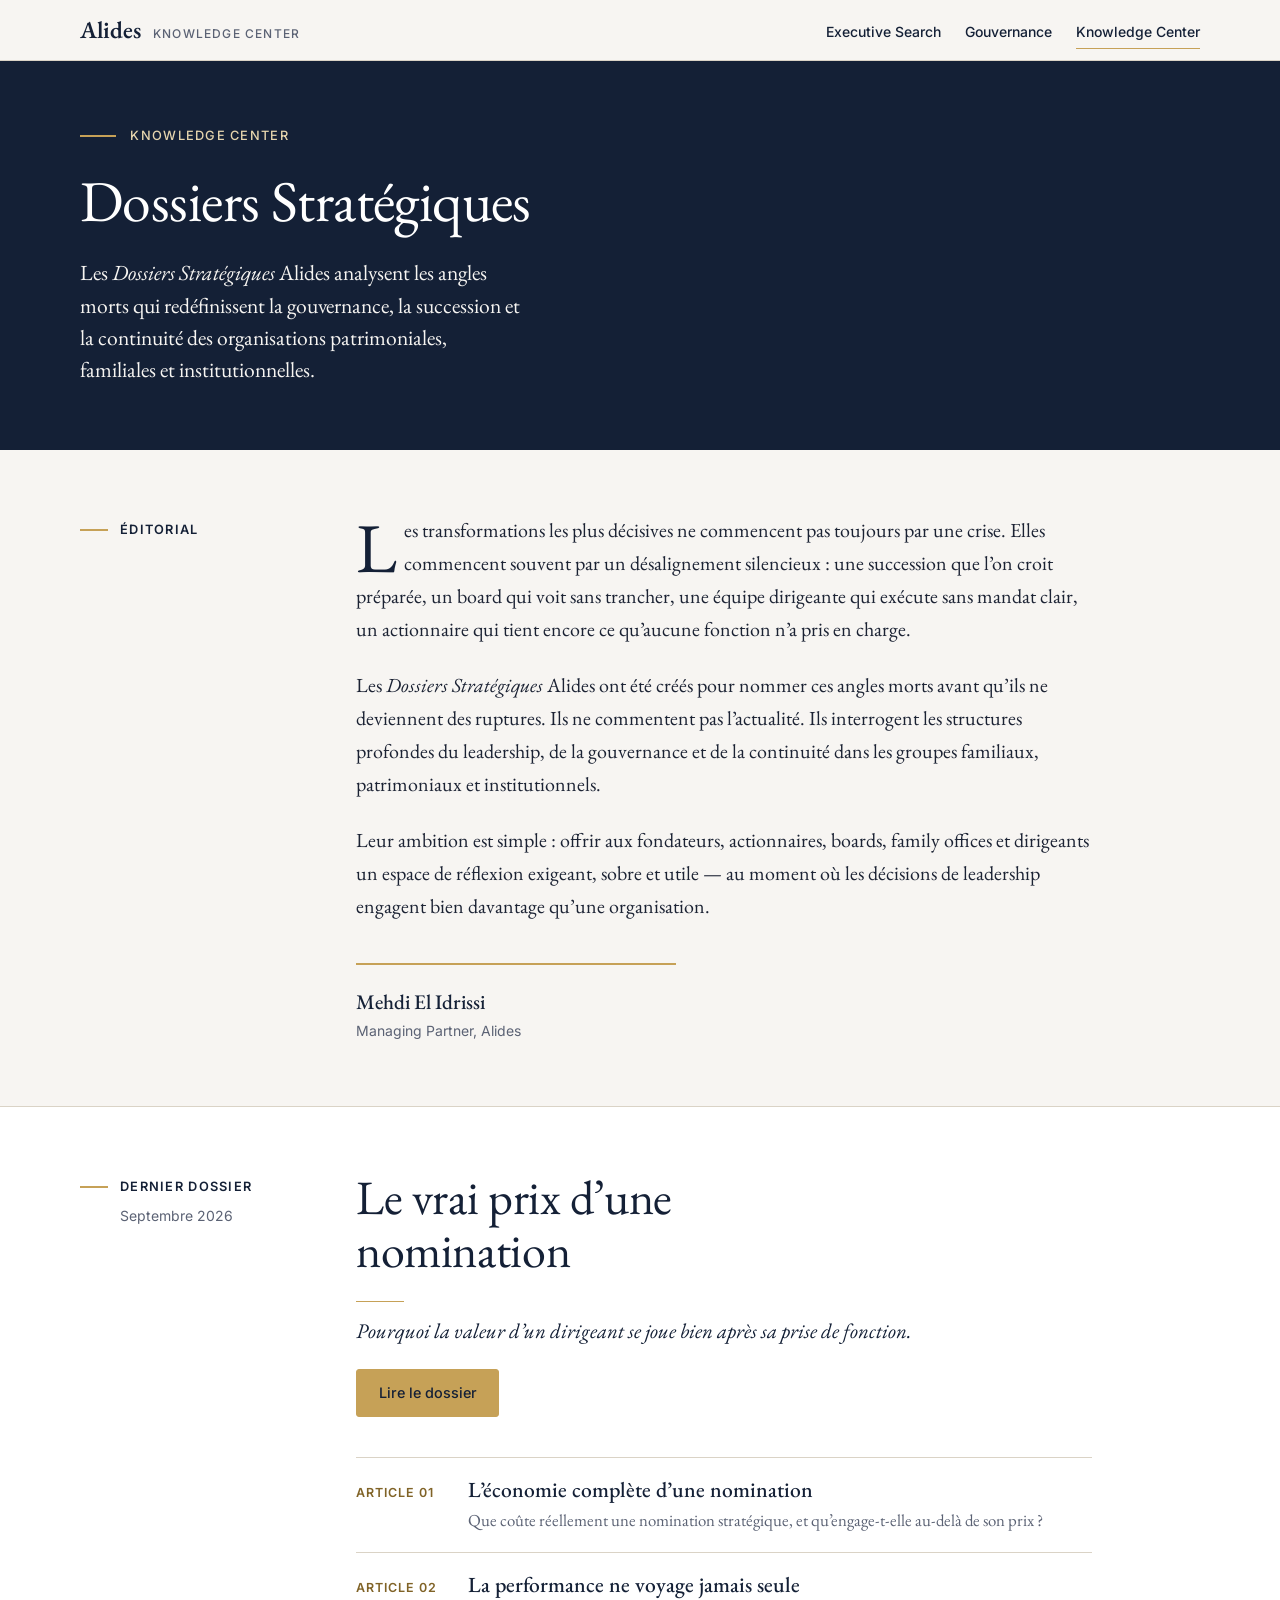
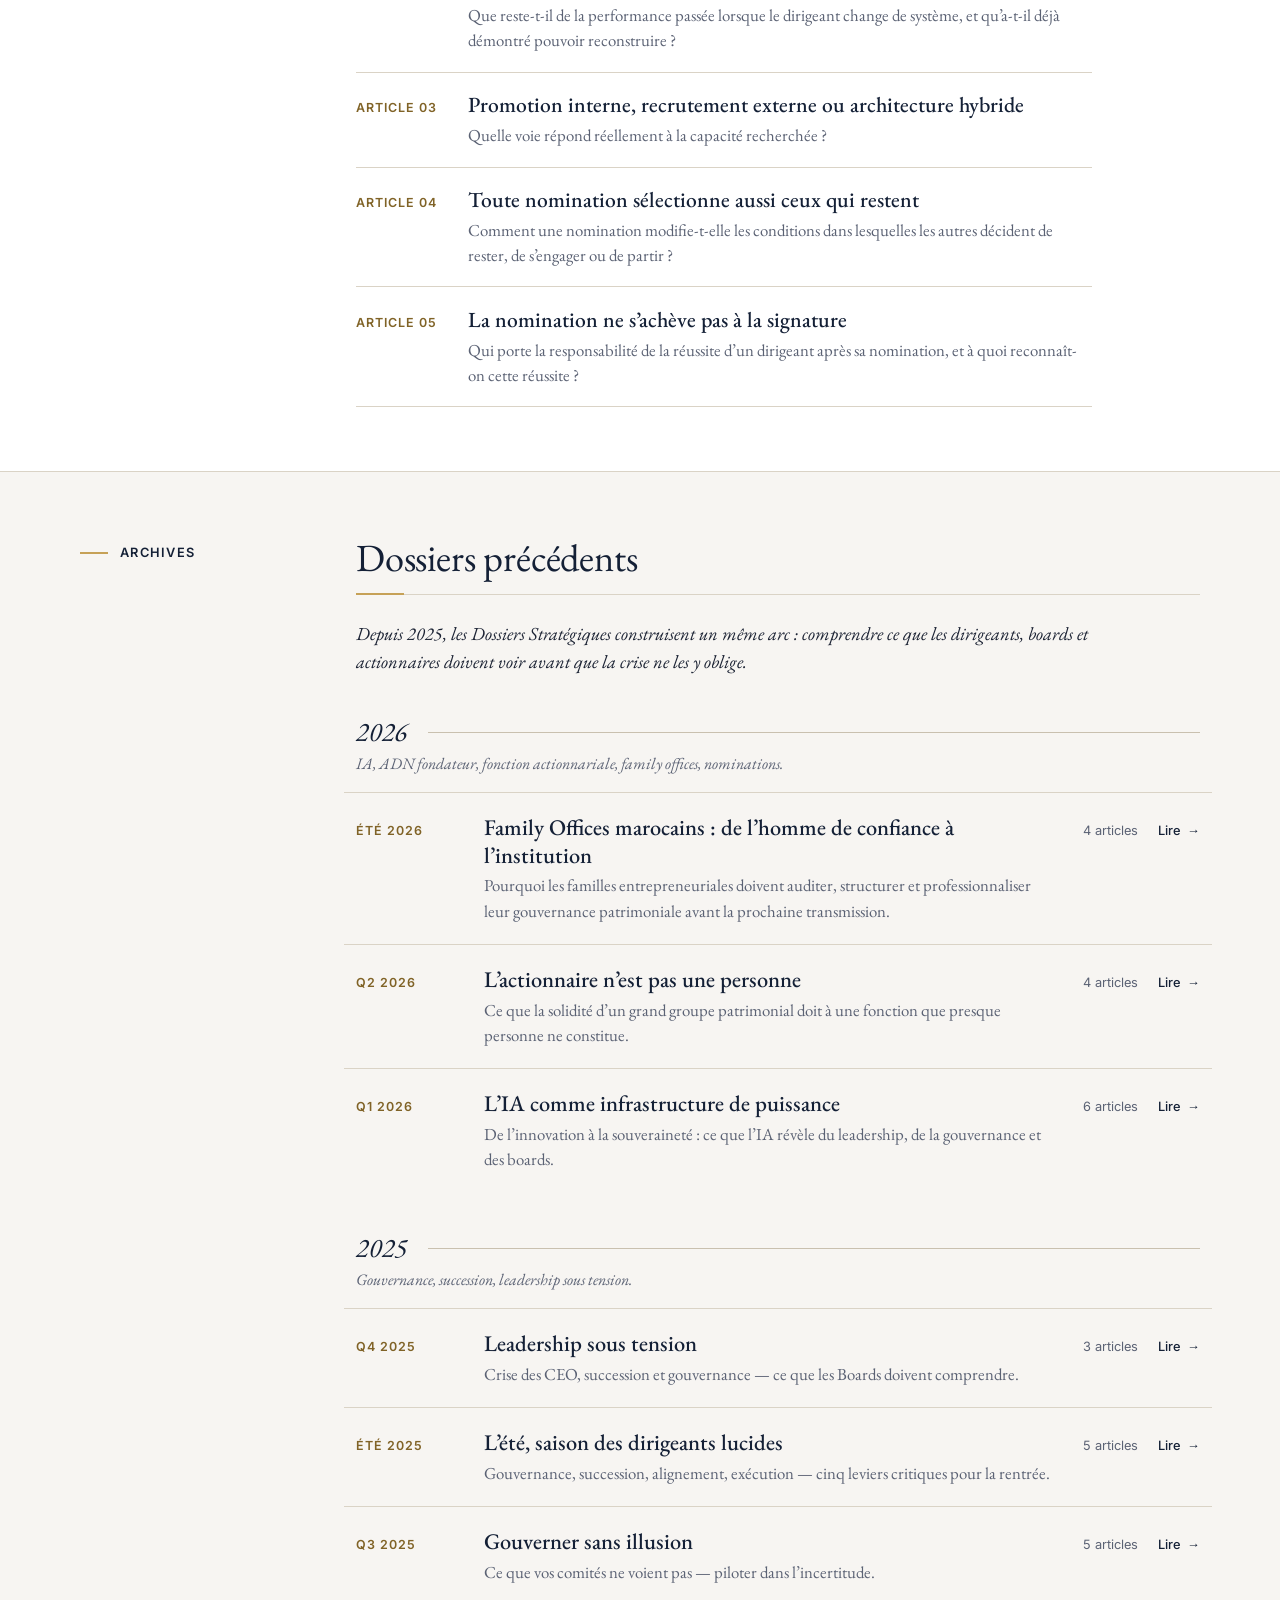
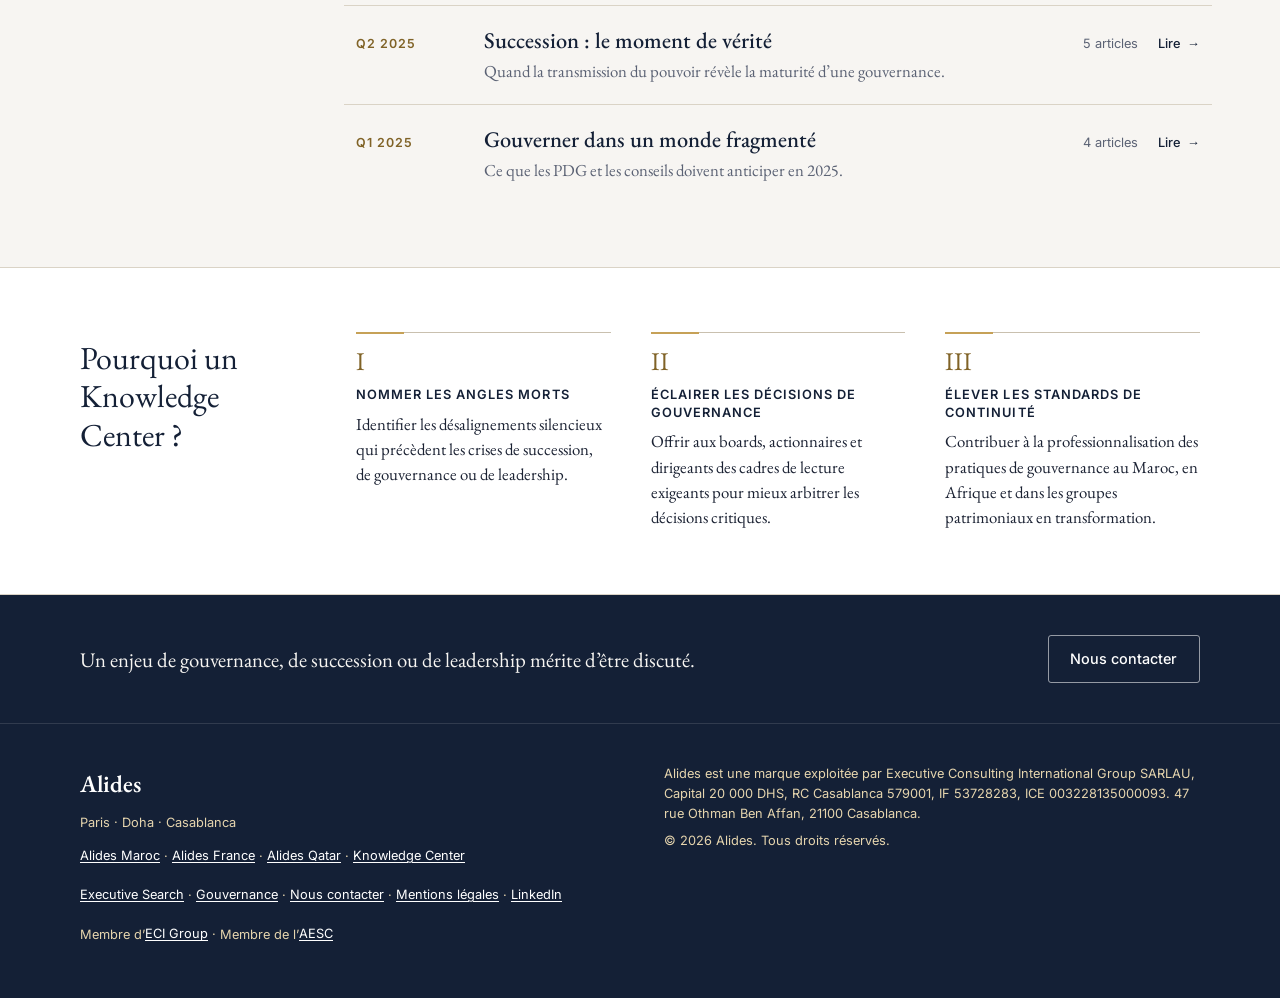
<file: index.html>
<!DOCTYPE html>
<html lang="fr">
<head>
<meta charset="UTF-8">
<meta name="viewport" content="width=device-width, initial-scale=1.0">
<meta name="google-site-verification" content="kYHUcOeJW4AL0czZvNiSbg94NSLl4Osi-YJinOvALH8">
<title>Knowledge Center — Dossiers Stratégiques | Alides</title>
<link rel="icon" href="/favicon.ico">

<link rel="canonical" href="https://revue.alides.org/">
<meta name="description" content="Les Dossiers Stratégiques Alides analysent les angles morts qui redéfinissent la gouvernance, la succession et la continuité des organisations patrimoniales, familiales et institutionnelles.">
<meta name="theme-color" content="#142036">

<!-- Open Graph -->
<meta property="og:title" content="Knowledge Center — Dossiers Stratégiques | Alides">
<meta property="og:description" content="Des analyses premium sur les angles morts de la gouvernance, de la succession, du leadership et de la continuité actionnariale.">
<meta property="og:image" content="https://revue.alides.org/og-le-vrai-prix-dune-nomination.png">
<meta property="og:type" content="website">
<meta property="og:url" content="https://revue.alides.org/">
<meta property="og:site_name" content="Alides">
<meta property="og:locale" content="fr_FR">

<!-- Twitter Card -->
<meta name="twitter:card" content="summary_large_image">
<meta name="twitter:title" content="Knowledge Center — Dossiers Stratégiques | Alides">
<meta name="twitter:description" content="Des analyses premium sur les angles morts de la gouvernance, de la succession, du leadership et de la continuité actionnariale.">

<!-- Les lignes de sommaire ne sont masquées avant leur apparition que si ce script s'exécute. -->
<script>(function(w,d){if('IntersectionObserver' in w&&!w.matchMedia('(prefers-reduced-motion:reduce)').matches){d.documentElement.className+=' js';}})(window,document);</script>
<!-- Tous les liens s'ouvrent en pleine fenêtre : un dossier ne se charge jamais dans le cadre de alides.org/knowledge. -->
<base target="_top">
<link rel="stylesheet" href="revue.css">

<script type="application/ld+json">
{"@context":"https://schema.org","@type":"Organization","name":"Alides Executive Search & Leadership Advisory","alternateName":"Alides","url":"https://www.alides.org/","sameAs":["https://www.linkedin.com/company/alides-executivesearch","https://www.alides.org/","https://fr.alides.org/","https://qa.alides.org/"],"publishingPrinciples":"https://revue.alides.org/","memberOf":[{"@type":"Organization","name":"ECI Group"},{"@type":"Organization","name":"AESC"}]}
</script>
</head>

<body>
<a class="skip" href="#contenu" target="_self">Aller au contenu</a>

<!-- EN-TÊTE -->
<header class="site-bar"><div class="inner">
<a class="brand" href="https://www.alides.org" target="_top" rel="noopener">Alides <small>Knowledge Center</small></a>
<nav class="site-nav" aria-label="Navigation Alides">
<a class="u-line" href="https://www.alides.org/executive-search-maroc-afrique" target="_top" rel="noopener">Executive Search</a>
<a class="u-line" href="https://www.alides.org/board-services/board-advisory-questions" target="_top" rel="noopener">Gouvernance</a>
<a class="u-line" href="https://revue.alides.org/" aria-current="page">Knowledge Center</a>
</nav></div></header>

<!-- COUVERTURE -->
<section class="cover" aria-labelledby="titre">
<div class="inner">
<p class="eyebrow">Knowledge Center</p>
<h1 id="titre">Dossiers Stratégiques</h1>
<p class="statement">Les <em>Dossiers Stratégiques</em> Alides analysent les angles morts qui redéfinissent la gouvernance, la succession et la continuité des organisations patrimoniales, familiales et institutionnelles.</p>
</div>
</section>

<main id="contenu">

<!-- ÉDITORIAL -->
<section class="band" aria-labelledby="edito-h">
<div class="inner split">
<div class="aside"><h2 class="kicker" id="edito-h">Éditorial</h2></div>
<div class="edito">
<p class="lettrine">Les transformations les plus décisives ne commencent pas toujours par une crise. Elles commencent souvent par un désalignement silencieux : une succession que l’on croit préparée, un board qui voit sans trancher, une équipe dirigeante qui exécute sans mandat clair, un actionnaire qui tient encore ce qu’aucune fonction n’a pris en charge.</p>

<p>Les <em>Dossiers Stratégiques</em> Alides ont été créés pour nommer ces angles morts avant qu’ils ne deviennent des ruptures. Ils ne commentent pas l’actualité. Ils interrogent les structures profondes du leadership, de la gouvernance et de la continuité dans les groupes familiaux, patrimoniaux et institutionnels.</p>

<p>Leur ambition est simple : offrir aux fondateurs, actionnaires, boards, family offices et dirigeants un espace de réflexion exigeant, sobre et utile — au moment où les décisions de leadership engagent bien davantage qu’une organisation.</p>

<div class="signature">
<span class="sig-name">Mehdi El Idrissi</span>
<span class="sig-role">Managing Partner, Alides</span>
</div>
</div>
</div>
</section>

<!-- DERNIER DOSSIER — SEPTEMBRE 2026 -->
<section class="band band--white" aria-labelledby="latest-h">
<div class="inner split">
<div class="aside">
<p class="kicker">Dernier dossier</p>
<p class="kicker-sub">Septembre 2026</p>
</div>
<div class="latest">
<h2 class="latest-title" id="latest-h"><a class="u-line" href="le-vrai-prix-dune-nomination.html">Le vrai prix d’une nomination</a></h2>
<p class="lede">Pourquoi la valeur d’un dirigeant se joue bien après sa prise de fonction.</p>
<p class="actions"><a class="btn btn-primary" href="le-vrai-prix-dune-nomination.html">Lire le dossier</a></p>

<ol class="articles">
<li class="reveal">
<p class="n">Article 01</p>
<div><h3><a class="u-line" href="le-vrai-prix-dune-nomination.html#article-1">L’économie complète d’une nomination</a></h3>
<p class="excerpt">Que coûte réellement une nomination stratégique, et qu’engage-t-elle au-delà de son prix ?</p></div>
</li>
<li class="reveal">
<p class="n">Article 02</p>
<div><h3><a class="u-line" href="le-vrai-prix-dune-nomination.html#article-2">La performance ne voyage jamais seule</a></h3>
<p class="excerpt">Que reste-t-il de la performance passée lorsque le dirigeant change de système, et qu’a-t-il déjà démontré pouvoir reconstruire ?</p></div>
</li>
<li class="reveal">
<p class="n">Article 03</p>
<div><h3><a class="u-line" href="le-vrai-prix-dune-nomination.html#article-3">Promotion interne, recrutement externe ou architecture hybride</a></h3>
<p class="excerpt">Quelle voie répond réellement à la capacité recherchée ?</p></div>
</li>
<li class="reveal">
<p class="n">Article 04</p>
<div><h3><a class="u-line" href="le-vrai-prix-dune-nomination.html#article-4">Toute nomination sélectionne aussi ceux qui restent</a></h3>
<p class="excerpt">Comment une nomination modifie-t-elle les conditions dans lesquelles les autres décident de rester, de s’engager ou de partir ?</p></div>
</li>
<li class="reveal">
<p class="n">Article 05</p>
<div><h3><a class="u-line" href="le-vrai-prix-dune-nomination.html#article-5">La nomination ne s’achève pas à la signature</a></h3>
<p class="excerpt">Qui porte la responsabilité de la réussite d’un dirigeant après sa nomination, et à quoi reconnaît-on cette réussite ?</p></div>
</li>
</ol>
</div>
</div>
</section>

<!-- ARCHIVES -->
<section class="band" aria-labelledby="archives-h">
<div class="inner split">
<div class="aside"><p class="kicker">Archives</p></div>
<div class="archives">
<h2 class="sec-title" id="archives-h">Dossiers précédents</h2>

<p class="cadrage">Depuis 2025, les <em>Dossiers Stratégiques</em> construisent un même arc : comprendre ce que les dirigeants, boards et actionnaires doivent voir avant que la crise ne les y oblige.</p>

<!-- 2026 -->
<div class="year">
<div class="year-head"><h3 class="year-num">2026</h3></div>
<p class="year-theme">IA, ADN fondateur, fonction actionnariale, family offices, nominations.</p>

<ul class="dossiers">

<!-- ÉTÉ 2026 -->
<li class="dossier reveal">
<p class="dossier-when">Été 2026</p>
<div><h4 class="dossier-title"><a class="u-line" href="dossier-ete-2026-complet.html">Family Offices marocains : de l’homme de confiance à l’institution</a></h4>
<p class="dossier-desc">Pourquoi les familles entrepreneuriales doivent auditer, structurer et professionnaliser leur gouvernance patrimoniale avant la prochaine transmission.</p></div>
<p class="dossier-meta"><span>4 articles</span><span class="go" aria-hidden="true">Lire</span></p>
</li>

<!-- Q2 2026 -->
<li class="dossier reveal">
<p class="dossier-when">Q2 2026</p>
<div><h4 class="dossier-title"><a class="u-line" href="dossier-q2-2026-complet.html">L’actionnaire n’est pas une personne</a></h4>
<p class="dossier-desc">Ce que la solidité d’un grand groupe patrimonial doit à une fonction que presque personne ne constitue.</p></div>
<p class="dossier-meta"><span>4 articles</span><span class="go" aria-hidden="true">Lire</span></p>
</li>

<!-- Q1 2026 -->
<li class="dossier reveal">
<p class="dossier-when">Q1 2026</p>
<div><h4 class="dossier-title"><a class="u-line" href="dossier-q1-2026-complet.html">L’IA comme infrastructure de puissance</a></h4>
<p class="dossier-desc">De l’innovation à la souveraineté : ce que l’IA révèle du leadership, de la gouvernance et des boards.</p></div>
<p class="dossier-meta"><span>6 articles</span><span class="go" aria-hidden="true">Lire</span></p>
</li>

</ul>
</div>

<!-- 2025 -->
<div class="year">
<div class="year-head"><h3 class="year-num">2025</h3></div>
<p class="year-theme">Gouvernance, succession, leadership sous tension.</p>

<ul class="dossiers">

<!-- Q4 2025 -->
<li class="dossier reveal">
<p class="dossier-when">Q4 2025</p>
<div><h4 class="dossier-title"><a class="u-line" href="dossier-q4-2025.html">Leadership sous tension</a></h4>
<p class="dossier-desc">Crise des CEO, succession et gouvernance — ce que les Boards doivent comprendre.</p></div>
<p class="dossier-meta"><span>3 articles</span><span class="go" aria-hidden="true">Lire</span></p>
</li>

<!-- ÉTÉ 2025 -->
<li class="dossier reveal">
<p class="dossier-when">Été 2025</p>
<div><h4 class="dossier-title"><a class="u-line" href="dossier-ete-2025-complet.html">L’été, saison des dirigeants lucides</a></h4>
<p class="dossier-desc">Gouvernance, succession, alignement, exécution — cinq leviers critiques pour la rentrée.</p></div>
<p class="dossier-meta"><span>5 articles</span><span class="go" aria-hidden="true">Lire</span></p>
</li>

<!-- Q3 2025 -->
<li class="dossier reveal">
<p class="dossier-when">Q3 2025</p>
<div><h4 class="dossier-title"><a class="u-line" href="dossier-q3-2025-complet.html">Gouverner sans illusion</a></h4>
<p class="dossier-desc">Ce que vos comités ne voient pas — piloter dans l’incertitude.</p></div>
<p class="dossier-meta"><span>5 articles</span><span class="go" aria-hidden="true">Lire</span></p>
</li>

<!-- Q2 2025 -->
<li class="dossier reveal">
<p class="dossier-when">Q2 2025</p>
<div><h4 class="dossier-title"><a class="u-line" href="dossier-q2-2025-complet.html">Succession : le moment de vérité</a></h4>
<p class="dossier-desc">Quand la transmission du pouvoir révèle la maturité d’une gouvernance.</p></div>
<p class="dossier-meta"><span>5 articles</span><span class="go" aria-hidden="true">Lire</span></p>
</li>

<!-- Q1 2025 -->
<li class="dossier reveal">
<p class="dossier-when">Q1 2025</p>
<div><h4 class="dossier-title"><a class="u-line" href="dossier-q1-2025-complet.html">Gouverner dans un monde fragmenté</a></h4>
<p class="dossier-desc">Ce que les PDG et les conseils doivent anticiper en 2025.</p></div>
<p class="dossier-meta"><span>4 articles</span><span class="go" aria-hidden="true">Lire</span></p>
</li>

</ul>
</div>

</div>
</div>
</section>

<!-- POURQUOI -->
<section class="band band--white" aria-labelledby="why-h">
<div class="inner split">
<div class="aside"><h2 class="why-title" id="why-h">Pourquoi un Knowledge Center ?</h2></div>
<ol class="convictions">
<li>
<h3>Nommer les angles morts</h3>
<p>Identifier les désalignements silencieux qui précèdent les crises de succession, de gouvernance ou de leadership.</p>
</li>
<li>
<h3>Éclairer les décisions de gouvernance</h3>
<p>Offrir aux boards, actionnaires et dirigeants des cadres de lecture exigeants pour mieux arbitrer les décisions critiques.</p>
</li>
<li>
<h3>Élever les standards de continuité</h3>
<p>Contribuer à la professionnalisation des pratiques de gouvernance au Maroc, en Afrique et dans les groupes patrimoniaux en transformation.</p>
</li>
</ol>
</div>
</section>

<!-- INVITATION À L'ÉCHANGE -->
<section class="band band--navy" aria-label="Contact">
<div class="inner invite">
<p>Un enjeu de gouvernance, de succession ou de leadership mérite d’être discuté.</p>
<a class="btn btn-secondary" href="https://www.alides.org/contact" target="_top" rel="noopener">Nous contacter</a>
</div>
</section>

</main>

<!-- PIED DE PAGE -->
<footer class="colophon"><div class="inner">
<div><a class="brand" href="https://www.alides.org" target="_top" rel="noopener">Alides</a><p>Paris · Doha · Casablanca</p>
<p class="links"><a href="https://www.alides.org" target="_top" rel="noopener">Alides Maroc</a> · <a href="https://fr.alides.org" target="_top" rel="noopener">Alides France</a> · <a href="https://qa.alides.org" target="_top" rel="noopener">Alides Qatar</a> · <a href="https://revue.alides.org/">Knowledge Center</a></p>
<p class="links"><a href="https://www.alides.org/executive-search-maroc-afrique" target="_top" rel="noopener">Executive Search</a> · <a href="https://www.alides.org/board-services/board-advisory-questions" target="_top" rel="noopener">Gouvernance</a> · <a href="https://www.alides.org/contact" target="_top" rel="noopener">Nous contacter</a> · <a href="/mentions-legales.html">Mentions légales</a> · <a href="https://www.linkedin.com/company/alides-executivesearch" target="_blank" rel="noopener">LinkedIn</a></p>
<p class="links">Membre d’<a href="https://eci-group.org/" target="_blank" rel="noopener">ECI Group</a> · Membre de l’<a href="https://www.aesc.org/" target="_blank" rel="noopener">AESC</a></p></div>
<div><p class="legal">Alides est une marque exploitée par Executive Consulting International Group SARLAU, Capital 20 000 DHS, RC Casablanca 579001, IF 53728283, ICE 003228135000093. 47 rue Othman Ben Affan, 21100 Casablanca.</p>
<p class="legal">© 2026 Alides. Tous droits réservés.</p></div>
</div></footer>

<script>
(function(){
'use strict';
var root=document.documentElement;
if(root.className.indexOf('js')===-1) return;
var els=[].slice.call(document.querySelectorAll('.reveal'));
var seen=false;
function show(el){ el.classList.add('is-in'); }
var io=new IntersectionObserver(function(entries){
  seen=true;
  entries.forEach(function(e){ if(e.isIntersecting){ show(e.target); io.unobserve(e.target); } });
},{rootMargin:'0px 0px -6% 0px'});
els.forEach(function(el){ io.observe(el); });
/* Sécurité : si l'observation ne s'est pas déclenchée, tout est affiché. */
setTimeout(function(){ if(!seen){ els.forEach(show); } },2500);
/* Impression : tout afficher avant le rendu. */
window.addEventListener('beforeprint',function(){ els.forEach(show); });
})();
</script>
</body>
</html>
</file>
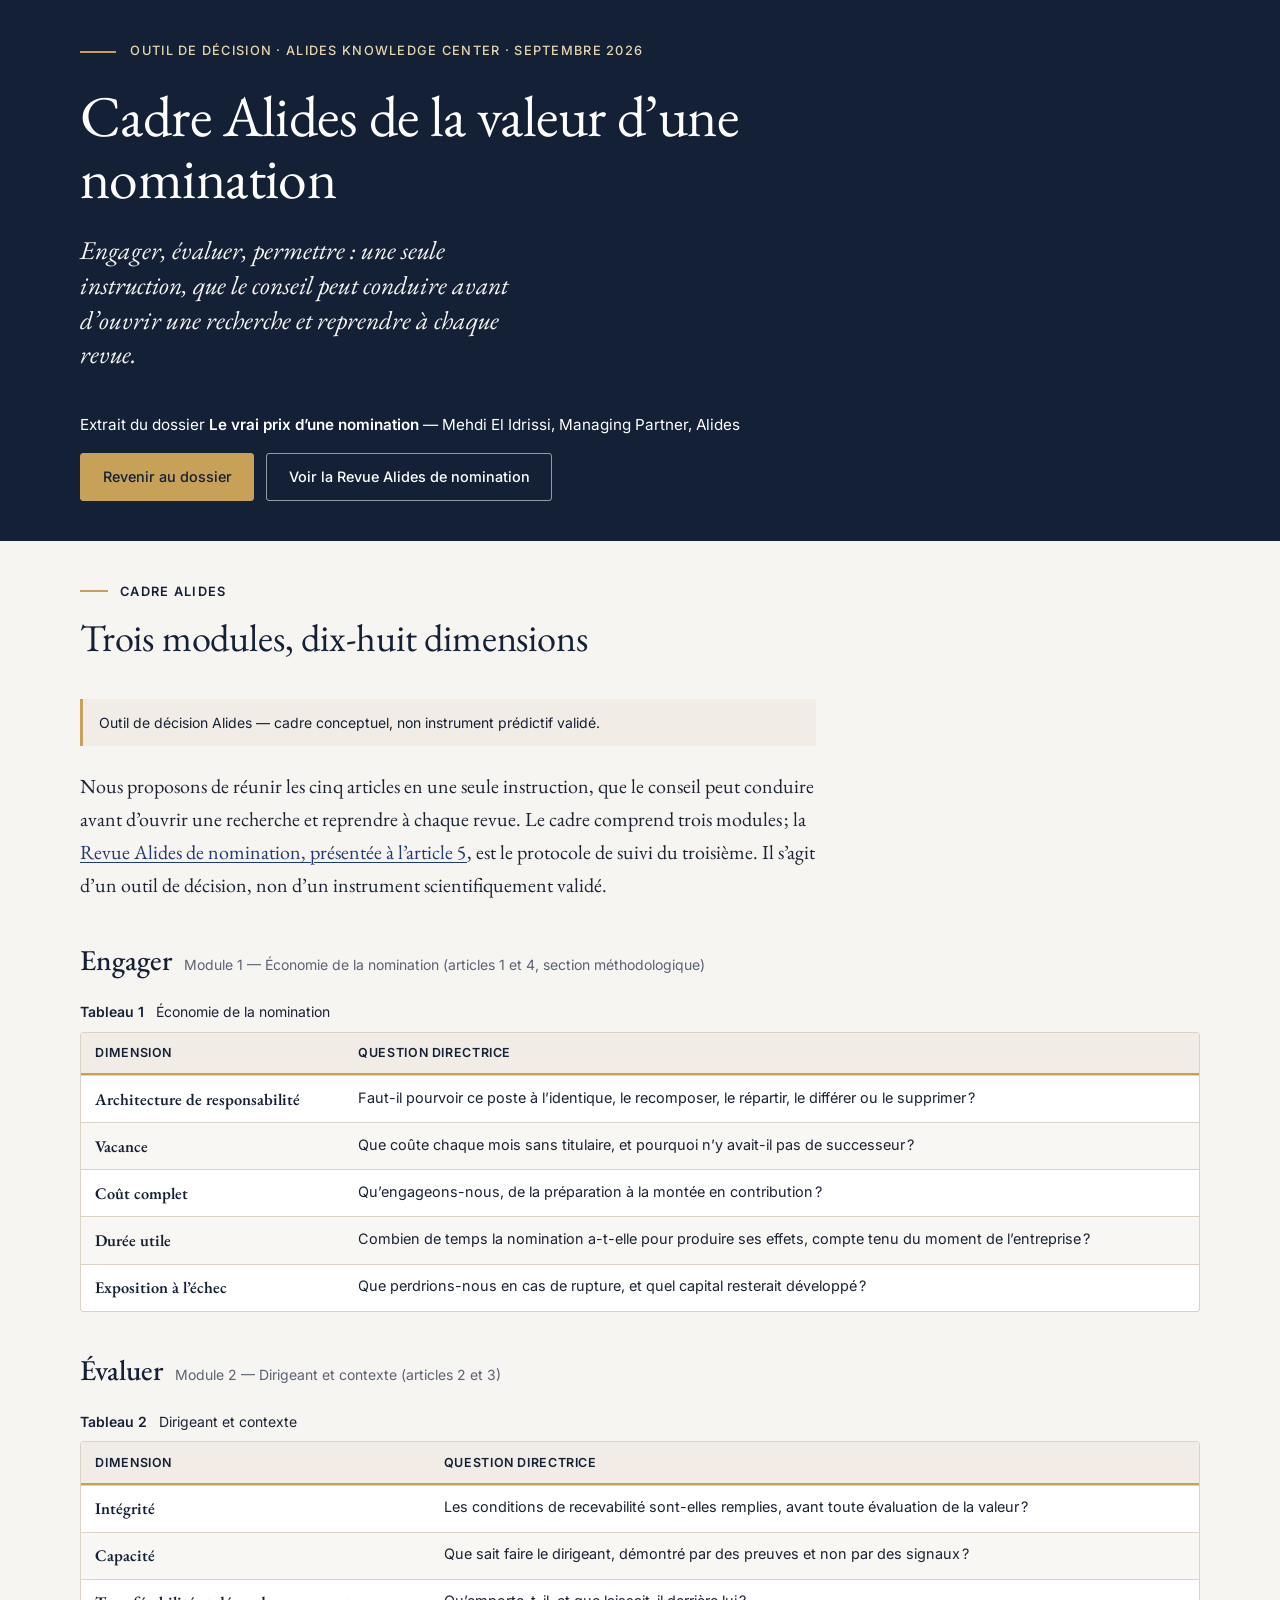
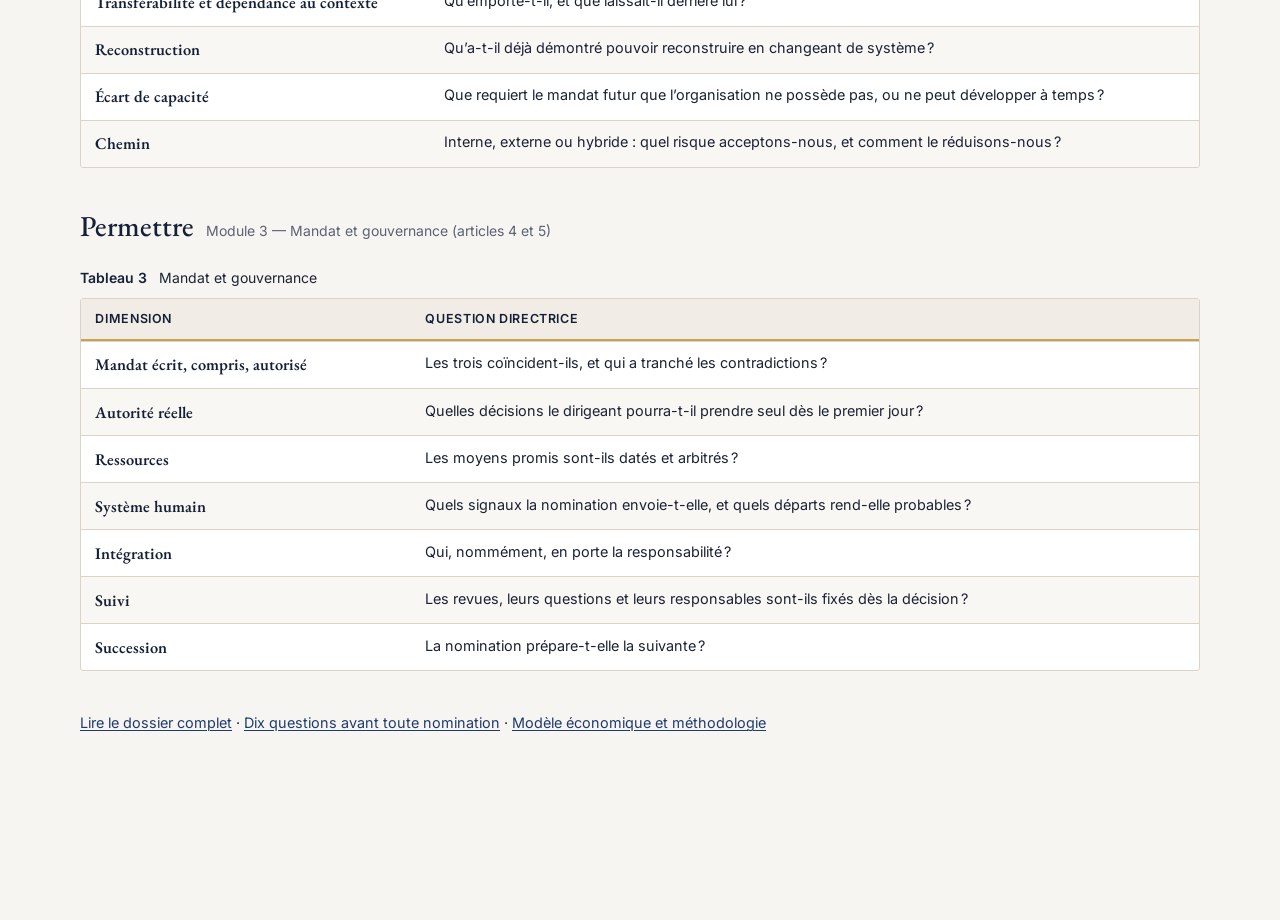
<file: cadre-alides-valeur-nomination-embed.html>
<!DOCTYPE html>
<html lang="fr">
<head>
<meta charset="utf-8">
<meta name="viewport" content="width=device-width, initial-scale=1">
<title>Cadre Alides de la valeur d’une nomination — Outil de décision | Alides Knowledge Center</title>
<meta name="description" content="Trois modules — Engager, Évaluer, Permettre — et dix-huit dimensions pour instruire une nomination avant d’ouvrir une recherche et la reprendre à chaque revue. Cadre conceptuel Alides, non instrument prédictif validé.">
<meta name="author" content="Mehdi El Idrissi">
<meta name="robots" content="index,follow">
<link rel="canonical" href="https://revue.alides.org/cadre-alides-valeur-nomination.html">
<meta name="theme-color" content="#142036">
<meta property="og:type" content="article">
<meta property="og:locale" content="fr_FR">
<meta property="og:site_name" content="Alides Knowledge Center">
<meta property="og:title" content="Cadre Alides de la valeur d’une nomination — Outil de décision | Alides Knowledge Center">
<meta property="og:description" content="Trois modules — Engager, Évaluer, Permettre — et dix-huit dimensions pour instruire une nomination avant d’ouvrir une recherche et la reprendre à chaque revue. Cadre conceptuel Alides, non instrument prédictif validé.">
<meta property="og:url" content="https://revue.alides.org/cadre-alides-valeur-nomination.html">
<meta property="og:image" content="https://revue.alides.org/og-le-vrai-prix-dune-nomination.png">
<meta property="og:image:width" content="1200">
<meta property="og:image:height" content="630">
<meta property="og:image:alt" content="Le vrai prix d&#x27;une nomination — Pourquoi la valeur d&#x27;un dirigeant se joue bien après sa prise de fonction. Dossier stratégique, Alides Knowledge Center, Septembre 2026.">
<meta property="article:published_time" content="2026-09">
<meta property="article:author" content="Mehdi El Idrissi">
<meta property="article:section" content="Knowledge Center">
<meta name="twitter:card" content="summary_large_image">
<meta name="twitter:title" content="Cadre Alides de la valeur d’une nomination — Outil de décision | Alides Knowledge Center">
<meta name="twitter:description" content="Trois modules — Engager, Évaluer, Permettre — et dix-huit dimensions pour instruire une nomination avant d’ouvrir une recherche et la reprendre à chaque revue. Cadre conceptuel Alides, non instrument prédictif validé.">
<meta name="twitter:image" content="https://revue.alides.org/og-le-vrai-prix-dune-nomination.png">
<script type="application/ld+json">{"@context": "https://schema.org", "@type": "WebPage", "name": "Cadre Alides de la valeur d’une nomination", "inLanguage": "fr", "isPartOf": {"@type": "Article", "headline": "Le vrai prix d'une nomination", "url": "https://revue.alides.org/le-vrai-prix-dune-nomination-embed.html"}, "author": {"@type": "Person", "name": "Mehdi El Idrissi", "jobTitle": "Managing Partner, Alides"}, "publisher": {"@type": "Organization", "name": "Alides", "url": "https://www.alides.org"}}</script>
<style>
@font-face{font-family:"EB Garamond";font-style:normal;font-weight:400;font-display:swap;src:url("fonts/eb-garamond-latin-400-normal.woff2") format("woff2")}
@font-face{font-family:"EB Garamond";font-style:italic;font-weight:400;font-display:swap;src:url("fonts/eb-garamond-latin-400-italic.woff2") format("woff2")}
@font-face{font-family:"EB Garamond";font-style:normal;font-weight:500;font-display:swap;src:url("fonts/eb-garamond-latin-500-normal.woff2") format("woff2")}
@font-face{font-family:"EB Garamond";font-style:normal;font-weight:600;font-display:swap;src:url("fonts/eb-garamond-latin-600-normal.woff2") format("woff2")}
@font-face{font-family:"Inter";font-style:normal;font-weight:400;font-display:swap;src:url("fonts/inter-latin-400-normal.woff2") format("woff2")}
@font-face{font-family:"Inter";font-style:normal;font-weight:500;font-display:swap;src:url("fonts/inter-latin-500-normal.woff2") format("woff2")}
@font-face{font-family:"Inter";font-style:normal;font-weight:600;font-display:swap;src:url("fonts/inter-latin-600-normal.woff2") format("woff2")}

/* ================================================================
   1. JETONS
   Contrastes calculés (WCAG 2.2) sur ivoire #F7F5F2 sauf mention.
   ================================================================ */
:root{
  --navy:#142036;        /* marque : bandeau, titres, encre forte — 14,96:1 */
  --ink:#1B2233;         /* texte courant — 14,58:1 */
  --slate:#5B6274;       /* texte secondaire, légendes — 5,6:1 (6,1:1 sur blanc) */
  --gold:#C6A157;        /* or de marque : accents graphiques seulement (2,23:1 : jamais en texte sur fond clair) */
  --bronze:#806327;      /* texte bronze — 5,17:1 sur ivoire, 4,82:1 sur ivoire-2 : AA en texte courant */
  --gold-soft:#E6D5AE;   /* texte secondaire et focus sur marine — 11,2:1 */
  --ivory:#F7F5F2;       /* fond de page */
  --ivory-2:#F1EDE6;     /* fond des encadrés et en-têtes de tableau */
  --white:#FFFFFF;       /* tableaux, figures, cartes */
  --rule:#DAD3C6;        /* filets */
  --rule-strong:#C9C0AF;
  --link:#1F3B6E;        /* liens — 10,1:1 */
  --serif:"EB Garamond",Garamond,"Times New Roman",Georgia,serif;
  --sans:"Inter","Helvetica Neue",Arial,sans-serif;
  --fs-body:1.25rem;     /* 20 px ordinateur */
  --lh-body:1.65;
  --measure:46rem;       /* 736 px : ≈ 78 signes en EB Garamond 20 px */
  --container:1200px;
  --toc-w:220px;
  --col-gap:56px;
  --gutter:clamp(16px,4vw,40px);
  --s1:.5rem;--s2:1rem;--s3:1.5rem;--s4:2.5rem;--s5:4rem;--s6:6rem;
  --radius:3px;
}
@media (max-width:1023px){:root{--fs-body:1.1875rem}}   /* 19 px tablette et téléphone large */
@media (max-width:480px){:root{--fs-body:1.125rem;--lh-body:1.6}} /* 18 px petit téléphone */

/* ================================================================
   2. BASE
   ================================================================ */
*,*::before,*::after{box-sizing:border-box}
html{-webkit-text-size-adjust:100%;scroll-behavior:smooth;scroll-padding-top:1.5rem}
@media (prefers-reduced-motion:reduce){html{scroll-behavior:auto}}
body{margin:0;background:var(--ivory);color:var(--ink);font-family:var(--serif);font-size:var(--fs-body);line-height:var(--lh-body);font-kerning:normal;font-variant-numeric:oldstyle-nums proportional-nums;-webkit-font-smoothing:antialiased;overflow-wrap:break-word}
img,svg{max-width:100%;height:auto}
a{color:var(--link);text-decoration:underline;text-decoration-thickness:.06em;text-underline-offset:.14em}
a:hover{color:var(--navy);text-decoration-thickness:.1em}
:focus-visible{outline:3px solid var(--link);outline-offset:3px;border-radius:2px}
.cover :focus-visible,.colophon :focus-visible{outline-color:var(--gold-soft)}
[tabindex="-1"]:focus{outline:none}
.sr-only{position:absolute!important;width:1px;height:1px;padding:0;margin:-1px;overflow:hidden;clip:rect(0,0,0,0);white-space:nowrap;border:0}
.skip{position:absolute;left:var(--gutter);top:-4rem;background:var(--navy);color:var(--white);padding:.6rem 1rem;font-family:var(--sans);font-size:.9rem;z-index:50;border-radius:var(--radius)}
.skip:focus{top:.75rem}
p{margin:0 0 1.15em}
strong{font-weight:600}
ul,ol{padding-left:1.4rem;margin:0 0 1.25rem}
li{margin:0 0 .45rem}
h3{font-family:var(--serif);font-weight:500;font-size:1.4rem;line-height:1.25;margin:var(--s4) 0 var(--s2);color:var(--navy)}
h3 .badge{vertical-align:.25em;margin-left:.5rem}

/* Signature de marque : mot-symbole « Alides » en Garamond, casse normale, sans interlettrage
   (fiche de marque : Garamond Regular / Semibold, bleu nuit #142036, espace de protection = hauteur d'x). */
.brand{font-family:var(--serif);font-weight:600;font-size:1.5rem;line-height:1;letter-spacing:0;color:var(--navy);text-decoration:none;display:inline-flex;align-items:baseline;gap:.75rem;padding:.35em 0}
.brand small{font-family:var(--sans);font-size:.75rem;letter-spacing:.1em;text-transform:uppercase;color:var(--slate);font-weight:500}
.brand:hover{color:var(--navy)}

/* ================================================================
   3. EN-TÊTE ET COUVERTURE
   ================================================================ */
.site-bar{background:var(--ivory);border-bottom:1px solid var(--rule)}
.site-bar .inner{max-width:var(--container);margin:0 auto;padding:.6rem var(--gutter);display:flex;align-items:center;justify-content:space-between;gap:1rem;flex-wrap:wrap}
.site-nav{display:flex;flex-wrap:wrap;gap:0 1.5rem;font-family:var(--sans);font-size:.875rem;font-weight:500}
.site-nav a{color:var(--navy);text-decoration:none;border-bottom:1px solid transparent;padding:.55rem 0 .35rem;white-space:nowrap;display:inline-block}
.site-nav a:hover,.site-nav a[aria-current]{border-bottom-color:var(--gold)}

.cover{background:var(--navy);color:var(--white)}
.cover .inner{max-width:var(--container);margin:0 auto;padding:var(--s5) var(--gutter) var(--s4)}
.cover .eyebrow{font-family:var(--sans);font-size:.8rem;letter-spacing:.1em;text-transform:uppercase;color:var(--gold-soft);font-weight:500;margin:0 0 var(--s3)}
.cover .eyebrow::before{content:"";display:inline-block;width:2.25rem;height:2px;background:var(--gold);vertical-align:middle;margin-right:.9rem}
.cover h1{font-family:var(--serif);font-weight:400;font-size:clamp(2.25rem,5.2vw,3.6rem);line-height:1.08;letter-spacing:-.01em;margin:0 0 var(--s3);max-width:20ch;color:var(--white)}
.cover .subtitle{font-family:var(--serif);font-style:italic;font-size:clamp(1.25rem,2.3vw,1.6rem);line-height:1.35;max-width:38ch;margin:0 0 var(--s4);color:var(--ivory)}
.cover .byline{font-family:var(--sans);font-size:.95rem;margin:0 0 var(--s2);color:var(--white)}
.cover .meta{font-family:var(--sans);font-size:.875rem;color:var(--gold-soft);margin:0 0 var(--s4);display:flex;flex-wrap:wrap;gap:.35rem 1.25rem;padding:0;list-style:none}
.cover .meta li{margin:0}
.actions{display:flex;flex-wrap:wrap;gap:.75rem}
.btn{display:inline-block;font-family:var(--sans);font-size:.9rem;font-weight:500;padding:.8rem 1.35rem;border-radius:var(--radius);text-decoration:none;border:1px solid var(--gold);min-height:44px;line-height:1.4}
.btn-primary{background:var(--gold);color:var(--navy)}
.btn-primary:hover{background:var(--gold-soft);color:var(--navy)}
.btn-secondary{background:transparent;color:var(--white);border-color:rgba(255,255,255,.55)}
.btn-secondary:hover{border-color:var(--gold);color:var(--white)}

/* Parcours de lecture */
.paths{max-width:var(--container);margin:0 auto;padding:var(--s4) var(--gutter) 0}
.paths h2{font-family:var(--sans);font-size:.8rem;letter-spacing:.1em;text-transform:uppercase;color:var(--navy);font-weight:600;margin:0 0 var(--s2)}
.paths ol{list-style:none;margin:0;padding:0;display:grid;grid-template-columns:repeat(auto-fit,minmax(min(260px,100%),1fr));gap:1rem}
.path{background:var(--white);border:1px solid var(--rule);border-top:3px solid var(--gold);border-radius:var(--radius);padding:1.1rem 1.25rem 1.25rem;margin:0}
.path .path-kicker{font-family:var(--sans);font-size:.78rem;letter-spacing:.06em;text-transform:uppercase;color:var(--slate);font-weight:500;margin:0 0 .35rem}
.path h3{font-size:1.3rem;margin:0 0 .5rem}
.path p{font-size:1rem;margin:0 0 .6rem}
.path ul{margin:0;padding:0;list-style:none;font-family:var(--sans);font-size:.875rem;line-height:1.5}
.path li{margin:0;border-top:1px solid var(--rule)}
.path li a{display:block;padding:.45rem 0;text-decoration:none;color:var(--navy)}
.path li a:hover{text-decoration:underline}

/* ================================================================
   4. DISPOSITION ET SOMMAIRE
   Colonne principale réelle à 1 200 px : 1200 − 2×40 − 220 − 56 = 844 px.
   La largeur des figures et outils est celle de la colonne ; la mesure
   de lecture (--measure) ne s'applique qu'aux éléments de texte.
   ================================================================ */
.layout{max-width:var(--container);margin:0 auto;padding:var(--s4) var(--gutter) var(--s6)}
main{min-width:0}
.toc{font-family:var(--sans);margin:0 0 var(--s3)}
.toc summary{list-style:none;cursor:pointer;font-size:.875rem;font-weight:600;letter-spacing:.08em;text-transform:uppercase;color:var(--navy);padding:.8rem 1rem;border:1px solid var(--rule);background:var(--white);border-radius:var(--radius);display:flex;justify-content:space-between;align-items:center;min-height:44px}
.toc summary::-webkit-details-marker{display:none}
.toc summary::after{content:"+";font-size:1.2rem;font-weight:400;color:var(--bronze)}
.toc[open] summary::after{content:"–"}
.toc .toc-title{font-size:.78rem;letter-spacing:.1em;text-transform:uppercase;color:var(--navy);font-weight:600;margin:0 0 .6rem;padding-bottom:.5rem;border-bottom:2px solid var(--gold);display:none}
.toc nav{background:var(--white);border:1px solid var(--rule);border-top:0;padding:.75rem 1rem 1rem;border-radius:0 0 var(--radius) var(--radius)}
.toc ol{list-style:none;margin:0;padding:0}
.toc li{margin:0}
.toc a{display:block;padding:.4rem .5rem .4rem .75rem;color:var(--ink);text-decoration:none;font-size:.875rem;line-height:1.35;border-left:2px solid transparent}
.toc a .n{display:block;font-size:.75rem;letter-spacing:.08em;text-transform:uppercase;color:var(--slate);font-weight:500}
.toc a:hover{border-left-color:var(--rule-strong);color:var(--navy)}
.toc a[aria-current="location"]{border-left:3px solid var(--gold);padding-left:calc(.75rem - 1px);color:var(--navy);font-weight:600;background:var(--ivory-2)}
.toc .toc-group{margin:.65rem 0 0;padding:.65rem 0 0 .75rem;border-top:1px solid var(--rule);font-size:.75rem;letter-spacing:.08em;text-transform:uppercase;color:var(--slate);font-weight:500}
.toc .toc-tools{margin-top:.9rem;padding:.75rem;background:var(--ivory-2);border-radius:var(--radius);font-size:.8rem}
.toc .toc-tools .toc-group{margin:0;padding:0 0 .4rem;border:0}
.toc .toc-tools a{display:block;padding:.4rem 0;border:0;color:var(--link);text-decoration:underline}
/* Grand écran : grille à deux colonnes, sommaire latéral collant ; déclaré après les règles générales du sommaire pour l'emporter dans la cascade */
@media (min-width:1024px){
  .layout{display:grid;grid-template-columns:var(--toc-w) minmax(0,1fr);column-gap:var(--col-gap);align-items:start}
  .toc{position:sticky;top:1.5rem;max-height:calc(100vh - 3rem);overflow:auto;padding-right:.25rem}
  .toc summary{display:none}
  .toc>nav{display:block!important;background:transparent;border:0;padding:0}
  .toc .toc-title{display:block}
}

/* ================================================================
   5. CHAPITRES ET TEXTE
   ================================================================ */
.chapter{padding-bottom:var(--s5);margin-bottom:var(--s5);border-bottom:1px solid var(--rule)}
.chapter:last-child{border-bottom:0}
/* Mesure de lecture : appliquée explicitement aux éléments de texte, jamais aux figures, tableaux, modules ou grilles. */
.chapter>p,.chapter>ul,.chapter>ol,.chapter>h3,.chapter>.encadre,.chapter>.arbitrages,.chapter>.case,.chapter>.note,.chapter>.transition,.chapter>.signature,.chapter>.cadre-statement,.chapter>.cadre-link,.chapter>.biblio,.chapter>.synth,.chapter-head{max-width:var(--measure)}
.chapter>.biblio{max-width:none}
.chapter-head{margin-bottom:var(--s4)}
.chapter-head .kicker{font-family:var(--sans);font-size:.8rem;letter-spacing:.1em;text-transform:uppercase;color:var(--navy);font-weight:600;margin:0 0 .9rem;display:flex;align-items:center;gap:.75rem}
.chapter-head .kicker::before{content:"";width:1.75rem;height:2px;background:var(--gold);flex:none}
.chapter-head h2{font-family:var(--serif);font-weight:400;font-size:clamp(1.9rem,3.4vw,2.4rem);line-height:1.12;margin:0 0 .9rem;color:var(--navy);letter-spacing:-.005em}
.chapter-head .lede{font-family:var(--serif);font-style:italic;font-size:1.3rem;line-height:1.4;color:var(--navy);margin:0;max-width:34em}
.chapter-head .lede::before{content:"";display:block;width:3rem;height:1px;background:var(--gold);margin:0 0 .9rem}
.chapter-head+h3{margin-top:0}
.transition{font-style:italic;color:var(--slate);border-top:1px solid var(--rule);padding-top:1rem;margin-top:1.75rem}
.note{font-family:var(--sans);font-size:.875rem;line-height:1.5;color:var(--slate);border-left:2px solid var(--gold);padding:.15rem 0 .15rem 1rem;margin:0 0 1.25rem}

/* Synthèse : liste numérotée, sans cadre */
.synth{list-style:none;padding:0;margin:0;counter-reset:s}
.synth>li{counter-increment:s;position:relative;padding:1.25rem 0 1.25rem 3.5rem;border-top:1px solid var(--rule);margin:0}
.synth>li:last-child{border-bottom:1px solid var(--rule)}
.synth>li::before{content:counter(s,decimal-leading-zero);position:absolute;left:0;top:1.35rem;font-family:var(--sans);font-size:.875rem;font-weight:600;color:var(--bronze);letter-spacing:.04em}
.synth h3{margin:0 0 .5rem;font-size:1.3rem}
.synth p{margin:0 0 .5rem;font-size:1.05rem}
.synth p:last-child{margin:0}
.lab{font-family:var(--sans);font-size:.75rem;letter-spacing:.08em;text-transform:uppercase;font-weight:600;color:var(--navy);margin-right:.4rem;font-style:normal}

/* Principes, dix questions */
.principes{counter-reset:p;list-style:none;padding:0;margin:0 0 1.5rem}
.principes li{counter-increment:p;position:relative;padding:.5rem 0 .5rem 2.75rem;font-size:1.1rem}
.principes li::before{content:counter(p);position:absolute;left:0;top:.4rem;width:1.9rem;height:1.9rem;border:1px solid var(--gold);color:var(--navy);border-radius:50%;font-family:var(--sans);font-size:.8rem;font-weight:600;display:flex;align-items:center;justify-content:center}
.dix{counter-reset:q;list-style:none;padding:0;margin:0}
.dix li{counter-increment:q;position:relative;padding:1rem 0 1rem 4rem;border-top:1px solid var(--rule);font-size:1.12rem;line-height:1.45;margin:0}
.dix li:last-child{border-bottom:1px solid var(--rule)}
.dix li::before{content:counter(q,decimal-leading-zero);position:absolute;left:0;top:.75rem;font-family:var(--serif);font-size:2rem;line-height:1;color:var(--bronze);font-variant-numeric:lining-nums}

/* Blocs à fonction explicite : point d'attention, arbitrages, cas */
.encadre,.arbitrages{border-radius:var(--radius);padding:1.4rem 1.6rem 1.1rem;margin:var(--s4) 0}
.encadre{background:var(--ivory-2);border-left:3px solid var(--navy)}
.arbitrages{background:var(--white);border:1px solid var(--rule);border-top:3px solid var(--gold)}
.encadre-label{font-family:var(--sans);font-size:.78rem;letter-spacing:.1em;text-transform:uppercase;font-weight:600;color:var(--navy);margin:0 0 .8rem}
.encadre p:last-child{margin-bottom:0}
.arbitrages ul{margin:0;padding-left:1.25rem}
.arbitrages li{margin-bottom:.6rem}
.arbitrages li::marker{color:var(--bronze)}
.case{background:var(--white);border:1px solid var(--rule);padding:1.4rem 1.6rem .4rem;margin:var(--s3) 0 var(--s4);border-radius:var(--radius)}
.case h3{margin-top:0;font-size:1.3rem}
.case .note{margin-bottom:1rem}

/* Labels de preuve */
.badge{display:inline-block;font-family:var(--sans);font-size:.75rem;letter-spacing:.06em;text-transform:uppercase;font-weight:600;padding:.22rem .55rem;border-radius:2px;border:1px solid var(--rule-strong);color:var(--navy);background:var(--white);line-height:1.3;font-style:normal;max-width:100%}
.badge-recherche{border-color:var(--navy)}
.badge-sectorielle{border-color:var(--slate)}
.badge-observation{border-color:var(--bronze);color:var(--bronze)}
.badge-simulation{background:var(--navy);color:var(--white);border-color:var(--navy)}
.badge-cadre{background:var(--ivory-2);border-color:var(--gold)}

/* ================================================================
   6. TABLEAUX ET FIGURES
   Trois comportements : .t-stack (fiches sur téléphone), .t-scroll
   (colonnes conservées, défilement local), .t-plain (deux colonnes).
   ================================================================ */
figure{margin:var(--s3) 0 var(--s4)}
figcaption{font-family:var(--sans);font-size:.875rem;line-height:1.45;color:var(--ink);margin:0 0 .6rem;display:flex;flex-wrap:wrap;gap:.4rem .75rem;align-items:center}
figcaption .fig-num{font-weight:600;color:var(--navy)}
.tablewrap{border:1px solid var(--rule);border-radius:var(--radius);background:var(--white)}
.t-scroll .tablewrap{overflow-x:auto;-webkit-overflow-scrolling:touch}
table{border-collapse:collapse;width:100%;font-family:var(--sans);font-size:.9rem;line-height:1.45;font-variant-numeric:lining-nums}
table caption{text-align:left;caption-side:top}
th,td{text-align:left;vertical-align:top;padding:.7rem .9rem;border-top:1px solid var(--rule)}
thead th{background:var(--ivory-2);color:var(--navy);font-weight:600;font-size:.78rem;letter-spacing:.05em;text-transform:uppercase;border-top:0;border-bottom:2px solid var(--gold)}
tbody th{font-weight:600;color:var(--navy);font-family:var(--serif);font-size:1.02rem;letter-spacing:0;text-transform:none}
tbody tr:nth-child(even)>*{background:rgba(241,237,230,.45)}
td.num,th.num{text-align:right;font-variant-numeric:tabular-nums lining-nums}
td.num{white-space:nowrap}
.source{font-family:var(--sans);font-size:.82rem;color:var(--slate);margin:.55rem 0 0;line-height:1.45}
.scroll-hint{display:none;font-family:var(--sans);font-size:.78rem;color:var(--slate);margin:.35rem 0 0}
@media (max-width:767px){
  .t-scroll .scroll-hint{display:block}
  .t-scroll table{min-width:560px}
}
@media (max-width:599px){
  /* Fiches : chaque ligne devient un bloc, l'en-tête de colonne est rappelé devant chaque cellule (complément visuel ; la structure reste un tableau). */
  .t-stack table,.t-stack tbody,.t-stack tr,.t-stack th,.t-stack td{display:block}
  .t-stack thead{position:absolute;width:1px;height:1px;overflow:hidden;clip:rect(0,0,0,0)}
  .t-stack tr{border-top:2px solid var(--rule-strong);padding:.5rem 0}
  .t-stack tr:first-child{border-top:0}
  .t-stack tbody th{border-top:0;padding:.6rem .9rem .2rem;font-size:1.08rem}
  .t-stack td{border-top:0;padding:.3rem .9rem}
  .t-stack td::before{content:attr(data-label);display:block;font-size:.75rem;letter-spacing:.06em;text-transform:uppercase;font-weight:600;color:var(--slate);margin-bottom:.1rem}
  .t-stack td.num{text-align:left;white-space:normal}
  .t-stack tbody tr:nth-child(even)>*{background:transparent}
}

/* Figure SVG (figure 1) : défilement local à l'échelle 1 sur petit écran, textes à leur taille nominale */
.figure-svg{background:var(--white);border:1px solid var(--rule);border-radius:var(--radius);padding:.5rem;overflow-x:auto;-webkit-overflow-scrolling:touch}
.figure-svg svg{display:block;width:100%;height:auto}
@media (max-width:899px){.figure-svg svg{min-width:880px}.figure .scroll-hint{display:block}}
.fig-longdesc{font-family:var(--sans);font-size:.875rem;color:var(--slate);margin:.6rem 0 0;line-height:1.5}
.fig-longdesc strong{color:var(--ink)}

/* Figure HTML : matrice de transférabilité (figure 2) */
.dots{display:inline-block;white-space:nowrap;margin-right:.5rem;vertical-align:-.05em}
.dots i{display:inline-block;width:.7em;height:.7em;border:1.5px solid var(--navy);border-radius:50%;margin-right:.2em}
.dots i.on{background:var(--navy)}

/* Figure HTML : cinq options (figure 3) */
.options-axis{display:flex;justify-content:space-between;align-items:center;font-family:var(--sans);font-size:.75rem;letter-spacing:.08em;text-transform:uppercase;font-weight:600;color:var(--navy);margin:0 0 .75rem}
.options-axis .mid{font-weight:400;letter-spacing:0;text-transform:none;color:var(--slate);flex:1;text-align:center;position:relative;margin:0 1rem}
.options-axis .mid::before{content:"";position:absolute;left:0;right:0;top:50%;border-top:1px solid var(--navy)}
.options-axis .mid span{background:var(--ivory);padding:0 .6rem}
.options{list-style:none;margin:0;padding:0;display:grid;grid-template-columns:repeat(5,minmax(0,1fr));gap:.75rem}
.option{margin:0;background:var(--white);border:1px solid var(--navy);border-radius:var(--radius);padding:.9rem 1rem 1rem;font-family:var(--sans);font-size:.875rem;line-height:1.45}
.option.hybrid{background:var(--ivory-2);border-color:var(--rule-strong)}
.option .opt-kind{font-size:.75rem;letter-spacing:.08em;text-transform:uppercase;font-weight:600;color:var(--navy);margin:0 0 .4rem}
.option.hybrid .opt-kind{color:var(--bronze)}
.option h4{font-family:var(--serif);font-weight:500;font-size:1.15rem;line-height:1.25;margin:0 0 .6rem;color:var(--navy)}
.option dl{margin:0}
.option dt{font-size:.75rem;letter-spacing:.06em;text-transform:uppercase;font-weight:600;color:var(--slate);margin:.5rem 0 .1rem}
.option dd{margin:0}
@media (max-width:899px){.options{grid-template-columns:repeat(auto-fit,minmax(min(240px,100%),1fr))}}
@media (max-width:599px){.options-axis{flex-wrap:wrap}.options-axis .mid{flex-basis:100%;order:3;margin:.5rem 0 0}}

/* Figure HTML : mécanisme signaux → départs (figure 4) */
.mech{display:grid;grid-template-columns:repeat(4,minmax(0,1fr));gap:1rem;font-family:var(--sans);font-size:.875rem;line-height:1.45;margin:0}
.mech>section{position:relative;min-width:0}
.mech h4{font-size:.75rem;letter-spacing:.08em;text-transform:uppercase;font-weight:600;color:var(--navy);margin:0 0 .6rem;padding-bottom:.4rem;border-bottom:2px solid var(--gold)}
.mech h4 small{display:block;font-size:.75rem;letter-spacing:0;text-transform:none;font-weight:400;color:var(--slate);margin-top:.15rem}
.mech>section+section::before{content:"→";position:absolute;left:-1rem;top:2.6rem;width:1rem;text-align:center;color:var(--navy);font-size:1rem;line-height:1}
.mech .msg{background:var(--navy);color:var(--ivory);border-radius:var(--radius);padding:1rem;font-family:var(--serif);font-size:1.1rem;line-height:1.35;margin:0}
.mech .msg small{display:block;font-family:var(--sans);font-size:.78rem;color:var(--gold-soft);margin-top:.6rem}
.mech ul{list-style:none;margin:0;padding:0}
.mech li{margin:0 0 .5rem;background:var(--white);border:1px solid var(--rule-strong);border-radius:var(--radius);padding:.6rem .75rem}
.mech li.strong{border-color:var(--navy);border-width:1.5px}
.mech li b{display:block;font-family:var(--serif);font-weight:500;font-size:1.05rem;color:var(--navy)}
.mech li span{color:var(--slate);font-size:.8rem}
.mech .react li{text-align:center;border-radius:2rem}
.mech .react p{font-size:.8rem;color:var(--slate);margin:.4rem 0 0;text-align:center}
.mech-foot{font-family:var(--sans);font-size:.875rem;line-height:1.5;margin:1rem 0 0;padding-top:.75rem;border-top:1px solid var(--rule)}
.mech-foot dt{font-size:.75rem;letter-spacing:.08em;text-transform:uppercase;font-weight:600;color:var(--navy);margin:.4rem 0 .1rem}
.mech-foot dd{margin:0}
@media (max-width:767px){
  .mech{grid-template-columns:1fr}
  .mech>section+section{padding-top:1.5rem}
  .mech>section+section::before{content:"↓";left:0;top:.1rem;width:auto}
}

/* Figure HTML : frise des quatre revues (figure 5) */
.timeline{list-style:none;margin:0;padding:0;display:grid;grid-template-columns:repeat(4,minmax(0,1fr));gap:.75rem;position:relative;font-family:var(--sans);font-size:.875rem;line-height:1.45}
.timeline::before{content:"";position:absolute;left:0;right:0;top:.55rem;border-top:1.5px solid var(--navy)}
.timeline>li{margin:0;padding-top:1.6rem;position:relative;min-width:0}
.timeline>li::before{content:"";position:absolute;left:0;top:0;width:1.1rem;height:1.1rem;border-radius:50%;background:var(--gold);border:1.5px solid var(--navy)}
.timeline .t-name{font-family:var(--serif);font-weight:500;font-size:1.25rem;color:var(--navy);margin:0 0 .5rem;line-height:1.2}
.timeline .t-box{background:var(--ivory-2);border:1px solid var(--rule);border-radius:var(--radius);padding:.75rem .85rem}
.timeline dt{font-size:.75rem;letter-spacing:.08em;text-transform:uppercase;font-weight:600;color:var(--navy);margin:.55rem 0 .1rem}
.timeline dt:first-child{margin-top:0}
.timeline dd{margin:0}
.timeline dd.q{font-family:var(--serif);font-size:1.05rem;line-height:1.3;color:var(--ink)}
.timeline .sig{position:absolute;left:calc(25% - 3.9rem);top:-1.15rem;font-size:.75rem;color:var(--slate);padding:0 .3rem .1rem;border-bottom:2px solid var(--gold)}
@media (max-width:767px){
  .timeline{grid-template-columns:1fr;padding-left:1.75rem}
  .timeline::before{left:.5rem;right:auto;top:0;bottom:0;border-top:0;border-left:1.5px solid var(--navy)}
  .timeline>li{padding-top:0;padding-bottom:1rem}
  .timeline>li::before{left:-1.75rem;top:.1rem}
  .timeline .sig{display:none}
}

/* Revue en quatre temps (article 5) */
.revue-wrap{display:grid;grid-template-columns:repeat(auto-fit,minmax(min(300px,100%),1fr));gap:1rem;margin:var(--s3) 0}
.revue-step{background:var(--white);border:1px solid var(--rule);border-top:3px solid var(--navy);padding:1.1rem 1.25rem;border-radius:var(--radius)}
.revue-step .revue-head{font-family:var(--serif);font-weight:500;font-size:1.2rem;color:var(--navy);margin:0 0 .6rem;line-height:1.3}
.revue-step p{font-size:1rem;margin:0}
.revue-step .lab{display:block;margin-top:.6rem;color:var(--slate);font-size:.75rem}

/* Cadre Alides */
.module{margin:var(--s4) 0}
.module-head{display:flex;align-items:baseline;gap:.75rem;flex-wrap:wrap;margin:0 0 .75rem}
.module-head .verb{font-size:1.8rem;margin:0}
.module-head .module-title{font-family:var(--sans);font-size:.875rem;color:var(--slate)}
.cadre-statement{font-family:var(--sans);font-size:.875rem;color:var(--navy);background:var(--ivory-2);border-left:3px solid var(--gold);padding:.75rem 1rem;margin:0 0 var(--s3)}
.cadre-link{font-family:var(--sans);font-size:.9rem}

/* Bibliographie */
.biblio{list-style:none;padding:0;margin:0}
.biblio li{padding:1.1rem 0;border-top:1px solid var(--rule);font-size:1.02rem;margin:0;max-width:var(--measure)}
.biblio li:last-child{border-bottom:1px solid var(--rule)}
.biblio .cite{margin:0 0 .4rem}
.biblio .cite .badge{margin-right:.5rem;vertical-align:.15em}
.biblio dl{margin:.5rem 0 0;display:grid;grid-template-columns:max-content 1fr;gap:.25rem 1rem;font-size:.95rem}
.biblio dt{font-family:var(--sans);font-size:.75rem;letter-spacing:.08em;text-transform:uppercase;font-weight:600;color:var(--slate);padding-top:.2rem}
.biblio dd{margin:0}
.biblio .back{font-family:var(--sans);font-size:.78rem;margin-left:.5rem;white-space:nowrap;display:inline-block;padding:.3rem 0}
a.ref{text-decoration-style:dotted}
.biblio a.url{word-break:break-all}

/* Signature */
.signature{margin:var(--s4) 0 0;padding-top:1.25rem;border-top:2px solid var(--gold);max-width:20rem;display:flex;flex-direction:column}
.signature .sig-name{font-family:var(--serif);font-size:1.3rem;font-weight:500;color:var(--navy)}
.signature .sig-role{font-family:var(--sans);font-size:.875rem;color:var(--slate)}

/* Pied de page */
.colophon{background:var(--navy);color:var(--gold-soft);font-family:var(--sans);font-size:.8rem;line-height:1.55}
.colophon .inner{max-width:var(--container);margin:0 auto;padding:var(--s4) var(--gutter);display:grid;grid-template-columns:repeat(auto-fit,minmax(min(240px,100%),1fr));gap:1.5rem 3rem}
.colophon a{color:var(--white)}
.colophon .brand{color:var(--white);margin-bottom:.5rem}
.colophon p{margin:0 0 .5rem}
.colophon .legal{color:var(--gold-soft)}
.colophon .links a{display:inline-block;padding:.35rem 0}

/* Sommaire imprimable (masqué à l'écran) */
.print-toc{display:none}

/* ================================================================
   7. RÉGLAGES MOBILES
   ================================================================ */
@media (max-width:1023px){
  .toc>nav{display:block}
  .cover .inner{padding-top:var(--s4)}
  h3{font-size:1.3rem}
}
@media (max-width:600px){
  .cover h1{font-size:2.1rem}
  .site-nav{gap:0 1rem;font-size:.8rem}
  .encadre,.arbitrages,.case{padding-left:1.1rem;padding-right:1.1rem}
  th,td{padding:.6rem .7rem}
  .synth>li{padding-left:2.5rem}
  .dix li{padding-left:3.25rem}
  .biblio dl{grid-template-columns:1fr}
}

/* ================================================================
   8. IMPRESSION (A4)
   ================================================================ */
@media print{
  @page{size:A4;margin:18mm 16mm 20mm}
  :root{--fs-body:11pt;--lh-body:1.45;--measure:150mm}
  html{scroll-behavior:auto;scroll-padding-top:0}
  body{background:#fff;color:#000}
  .site-bar,.skip,.toc,.actions,.paths,.scroll-hint,.back,.cadre-link{display:none!important}
  /* Couverture lisible avec ou sans impression des arrière-plans : texte marine sur blanc, filet or */
  .cover{background:none;color:#000;border-top:6px solid var(--navy);border-bottom:1px solid var(--gold)}
  .cover .inner{padding:14mm 0 10mm}
  .cover .eyebrow,.cover .meta{color:var(--slate)}
  .cover h1{font-size:28pt;color:var(--navy)}
  .cover .subtitle,.cover .byline{color:#000}
  .print-toc{display:block;break-after:page;padding:6mm 0 0}
  .print-toc h2{font-family:var(--sans);font-size:9pt;letter-spacing:.1em;text-transform:uppercase;color:var(--navy);margin:0 0 3mm}
  .print-toc ol{list-style:none;padding:0;margin:0;columns:2;column-gap:10mm;font-size:10.5pt}
  .print-toc li{margin:0 0 1.5mm;break-inside:avoid}
  .print-toc .n{font-family:var(--sans);font-size:7.5pt;letter-spacing:.06em;text-transform:uppercase;color:var(--slate);display:block}
  .layout{display:block;padding:0;max-width:none}
  .chapter{border-bottom:0;margin-bottom:0;padding-bottom:0;break-before:page}
  .chapter>.chapter-head{max-width:none}
  h2,h3,.encadre-label,.case h3,figcaption,.module-head{break-after:avoid;break-inside:avoid}
  p,li,dd{orphans:3;widows:3}
  /* Fragmentation : les tableaux longs se coupent entre deux lignes, avec en-tête répété ; les éléments courts restent groupés */
  figure{break-inside:auto}
  .figure-svg,.revue-step,.path,.option,.timeline>li,.mech>section,tr{break-inside:avoid}
  .case,.encadre,.arbitrages,.figure{break-inside:auto}
  .transition{break-before:avoid}
  .source,.fig-longdesc{break-before:avoid}
  .tablewrap{overflow:visible;border:0}
  table{font-size:9.5pt}
  thead{display:table-header-group}
  tbody th{font-size:10.5pt}
  .t-scroll table{min-width:0}
  .figure-svg{border:0;padding:0;overflow:visible}
  .figure-svg svg{min-width:0;max-height:150mm}
  .options{grid-template-columns:repeat(5,minmax(0,1fr));gap:2mm}
  .option{font-size:8.5pt;padding:2.5mm}
  .mech{grid-template-columns:repeat(4,minmax(0,1fr));font-size:8.5pt}
  .timeline{grid-template-columns:repeat(4,minmax(0,1fr));font-size:8.5pt}
  .timeline .sig{display:none}
  a{color:inherit;text-decoration:none}
  .biblio a.url{text-decoration:underline}
  .colophon{background:none;color:#000;border-top:1px solid #000;break-before:auto}
  .colophon .brand,.colophon a,.colophon .legal,.colophon p{color:#000}
  .badge-simulation{color:#fff}
  .badge{-webkit-print-color-adjust:exact;print-color-adjust:exact}
}
.cadre-page .layout{display:block}.cadre-page main{max-width:var(--measure-wide);margin:0 auto}.cadre-page .chapter{border:0}.cadre-page .cover h1{max-width:24ch}.embed .cover .inner{padding-top:var(--s4)}.embed .layout{padding-bottom:var(--s4)}</style>
</head>
<body class="cadre-page embed">
<a class="skip" href="#contenu">Aller au contenu</a>
<section class="cover" aria-labelledby="titre"><div class="inner">
<p class="eyebrow">Outil de décision · Alides Knowledge Center · Septembre 2026</p>
<h1 id="titre">Cadre Alides de la valeur d’une nomination</h1>
<p class="subtitle">Engager, évaluer, permettre : une seule instruction, que le conseil peut conduire avant d’ouvrir une recherche et reprendre à chaque revue.</p>
<p class="byline">Extrait du dossier <strong>Le vrai prix d’une nomination</strong> — Mehdi El Idrissi, Managing Partner, Alides</p>
<div class="actions"><a class="btn btn-primary" href="le-vrai-prix-dune-nomination-embed.html#cadre-alides">Revenir au dossier</a><a class="btn btn-secondary" href="le-vrai-prix-dune-nomination-embed.html#article-5-protocole-de-suivi-la-revue-alides-de-nomination">Voir la Revue Alides de nomination</a></div>
</div></section>
<div class="layout"><main id="contenu">
<article class="chapter" id="cadre-alides" aria-labelledby="cadre-h">
<header class="chapter-head"><p class="kicker">Cadre Alides</p><h2 id="cadre-h">Trois modules, dix-huit dimensions</h2></header>
<p class="cadre-statement">Outil de décision Alides — cadre conceptuel, non instrument prédictif validé.</p>
<p>Nous proposons de réunir les cinq articles en une seule instruction, que le conseil peut conduire avant d’ouvrir une recherche et reprendre à chaque revue. Le cadre comprend trois modules ; la <a href="le-vrai-prix-dune-nomination-embed.html#article-5-protocole-de-suivi-la-revue-alides-de-nomination">Revue Alides de nomination, présentée à l’article 5</a>, est le protocole de suivi du troisième. Il s’agit d’un outil de décision, non d’un instrument scientifiquement validé.</p>
<div class="module" id="cadre-alides-module-1"><div class="module-head"><h3 class="verb" id="cadre-alides-engager">Engager</h3><span class="module-title">Module 1 — Économie de la nomination (articles 1 et 4, section méthodologique)</span></div>
<figure class="table-figure t-plain" id="tableau-1">
<figcaption> <span class="fig-num">Tableau 1</span> <span class="fig-title">Économie de la nomination</span></figcaption>
<div class="tablewrap"><table>
<caption id="tableau-1-cap" class="sr-only">Tableau 1 — Économie de la nomination</caption>
<thead><tr><th scope="col">Dimension</th><th scope="col">Question directrice</th></tr></thead><tbody>
<tr><th scope="row">Architecture de responsabilité</th><td data-label="Question directrice">Faut-il pourvoir ce poste à l’identique, le recomposer, le répartir, le différer ou le supprimer ?</td></tr>
<tr><th scope="row">Vacance</th><td data-label="Question directrice">Que coûte chaque mois sans titulaire, et pourquoi n’y avait-il pas de successeur ?</td></tr>
<tr><th scope="row">Coût complet</th><td data-label="Question directrice">Qu’engageons-nous, de la préparation à la montée en contribution ?</td></tr>
<tr><th scope="row">Durée utile</th><td data-label="Question directrice">Combien de temps la nomination a-t-elle pour produire ses effets, compte tenu du moment de l’entreprise ?</td></tr>
<tr><th scope="row">Exposition à l’échec</th><td data-label="Question directrice">Que perdrions-nous en cas de rupture, et quel capital resterait développé ?</td></tr>
</tbody></table></div>
</figure></div>
<div class="module" id="cadre-alides-module-2"><div class="module-head"><h3 class="verb" id="cadre-alides-evaluer">Évaluer</h3><span class="module-title">Module 2 — Dirigeant et contexte (articles 2 et 3)</span></div>
<figure class="table-figure t-plain" id="tableau-2">
<figcaption> <span class="fig-num">Tableau 2</span> <span class="fig-title">Dirigeant et contexte</span></figcaption>
<div class="tablewrap"><table>
<caption id="tableau-2-cap" class="sr-only">Tableau 2 — Dirigeant et contexte</caption>
<thead><tr><th scope="col">Dimension</th><th scope="col">Question directrice</th></tr></thead><tbody>
<tr><th scope="row">Intégrité</th><td data-label="Question directrice">Les conditions de recevabilité sont-elles remplies, avant toute évaluation de la valeur ?</td></tr>
<tr><th scope="row">Capacité</th><td data-label="Question directrice">Que sait faire le dirigeant, démontré par des preuves et non par des signaux ?</td></tr>
<tr><th scope="row">Transférabilité et dépendance au contexte</th><td data-label="Question directrice">Qu’emporte-t-il, et que laissait-il derrière lui ?</td></tr>
<tr><th scope="row">Reconstruction</th><td data-label="Question directrice">Qu’a-t-il déjà démontré pouvoir reconstruire en changeant de système ?</td></tr>
<tr><th scope="row">Écart de capacité</th><td data-label="Question directrice">Que requiert le mandat futur que l’organisation ne possède pas, ou ne peut développer à temps ?</td></tr>
<tr><th scope="row">Chemin</th><td data-label="Question directrice">Interne, externe ou hybride : quel risque acceptons-nous, et comment le réduisons-nous ?</td></tr>
</tbody></table></div>
</figure></div>
<div class="module" id="cadre-alides-module-3"><div class="module-head"><h3 class="verb" id="cadre-alides-permettre">Permettre</h3><span class="module-title">Module 3 — Mandat et gouvernance (articles 4 et 5)</span></div>
<figure class="table-figure t-plain" id="tableau-3">
<figcaption> <span class="fig-num">Tableau 3</span> <span class="fig-title">Mandat et gouvernance</span></figcaption>
<div class="tablewrap"><table>
<caption id="tableau-3-cap" class="sr-only">Tableau 3 — Mandat et gouvernance</caption>
<thead><tr><th scope="col">Dimension</th><th scope="col">Question directrice</th></tr></thead><tbody>
<tr><th scope="row">Mandat écrit, compris, autorisé</th><td data-label="Question directrice">Les trois coïncident-ils, et qui a tranché les contradictions ?</td></tr>
<tr><th scope="row">Autorité réelle</th><td data-label="Question directrice">Quelles décisions le dirigeant pourra-t-il prendre seul dès le premier jour ?</td></tr>
<tr><th scope="row">Ressources</th><td data-label="Question directrice">Les moyens promis sont-ils datés et arbitrés ?</td></tr>
<tr><th scope="row">Système humain</th><td data-label="Question directrice">Quels signaux la nomination envoie-t-elle, et quels départs rend-elle probables ?</td></tr>
<tr><th scope="row">Intégration</th><td data-label="Question directrice">Qui, nommément, en porte la responsabilité ?</td></tr>
<tr><th scope="row">Suivi</th><td data-label="Question directrice">Les revues, leurs questions et leurs responsables sont-ils fixés dès la décision ?</td></tr>
<tr><th scope="row">Succession</th><td data-label="Question directrice">La nomination prépare-t-elle la suivante ?</td></tr>
</tbody></table></div>
</figure></div>
<p class="cadre-link"><a href="le-vrai-prix-dune-nomination-embed.html">Lire le dossier complet</a> · <a href="le-vrai-prix-dune-nomination-embed.html#dix-questions">Dix questions avant toute nomination</a> · <a href="le-vrai-prix-dune-nomination-embed.html#modele">Modèle économique et méthodologie</a></p>
</article></main></div>
<script>
(function(){
  'use strict';
  if(window.parent===window) return;
  var last=0;
  function send(){
    var h=Math.ceil(document.documentElement.getBoundingClientRect().height);
    if(h!==last){ last=h; window.parent.postMessage({type:'alides-kc-height',height:h},'*'); }
  }
  window.addEventListener('load',send); window.addEventListener('resize',send); window.addEventListener('hashchange',send);
  if('ResizeObserver' in window) new ResizeObserver(send).observe(document.documentElement);
  if(document.fonts&&document.fonts.ready) document.fonts.ready.then(send);
  send();
})();
</script>
</body></html>
</file>
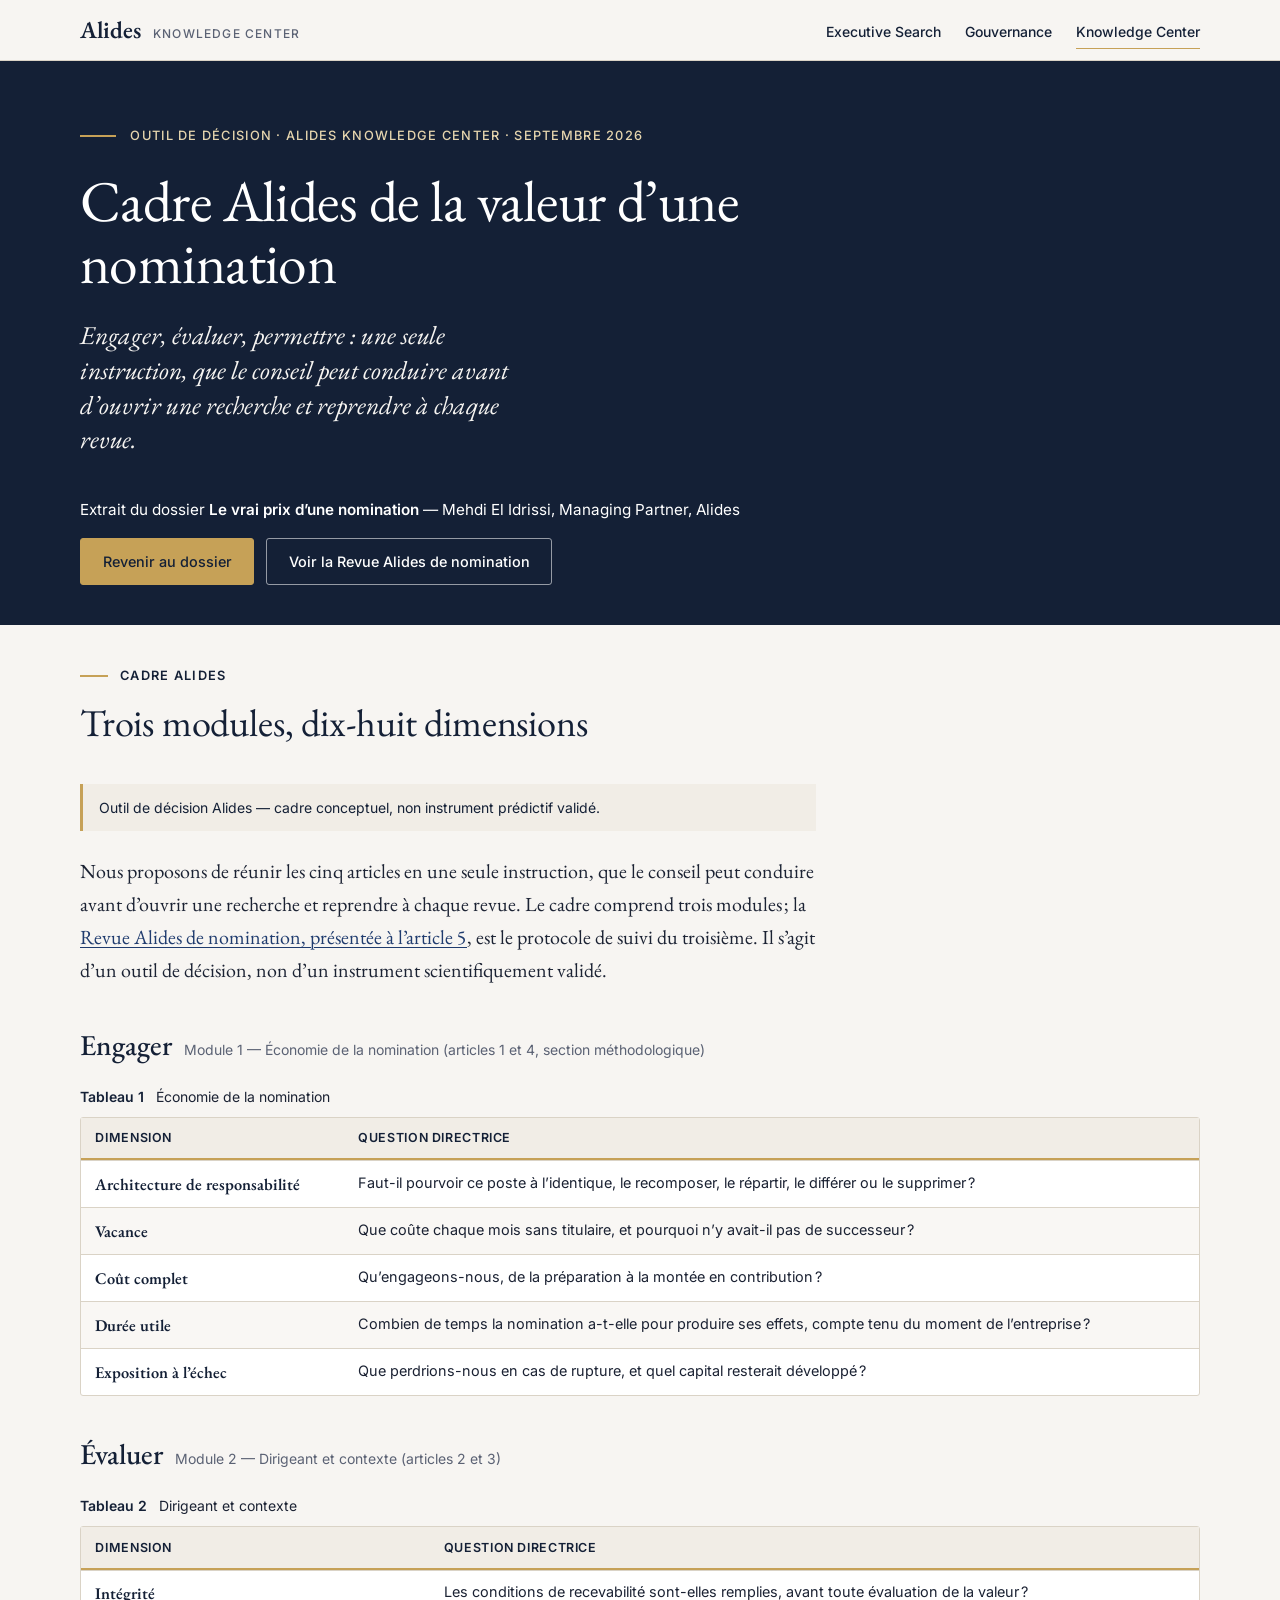
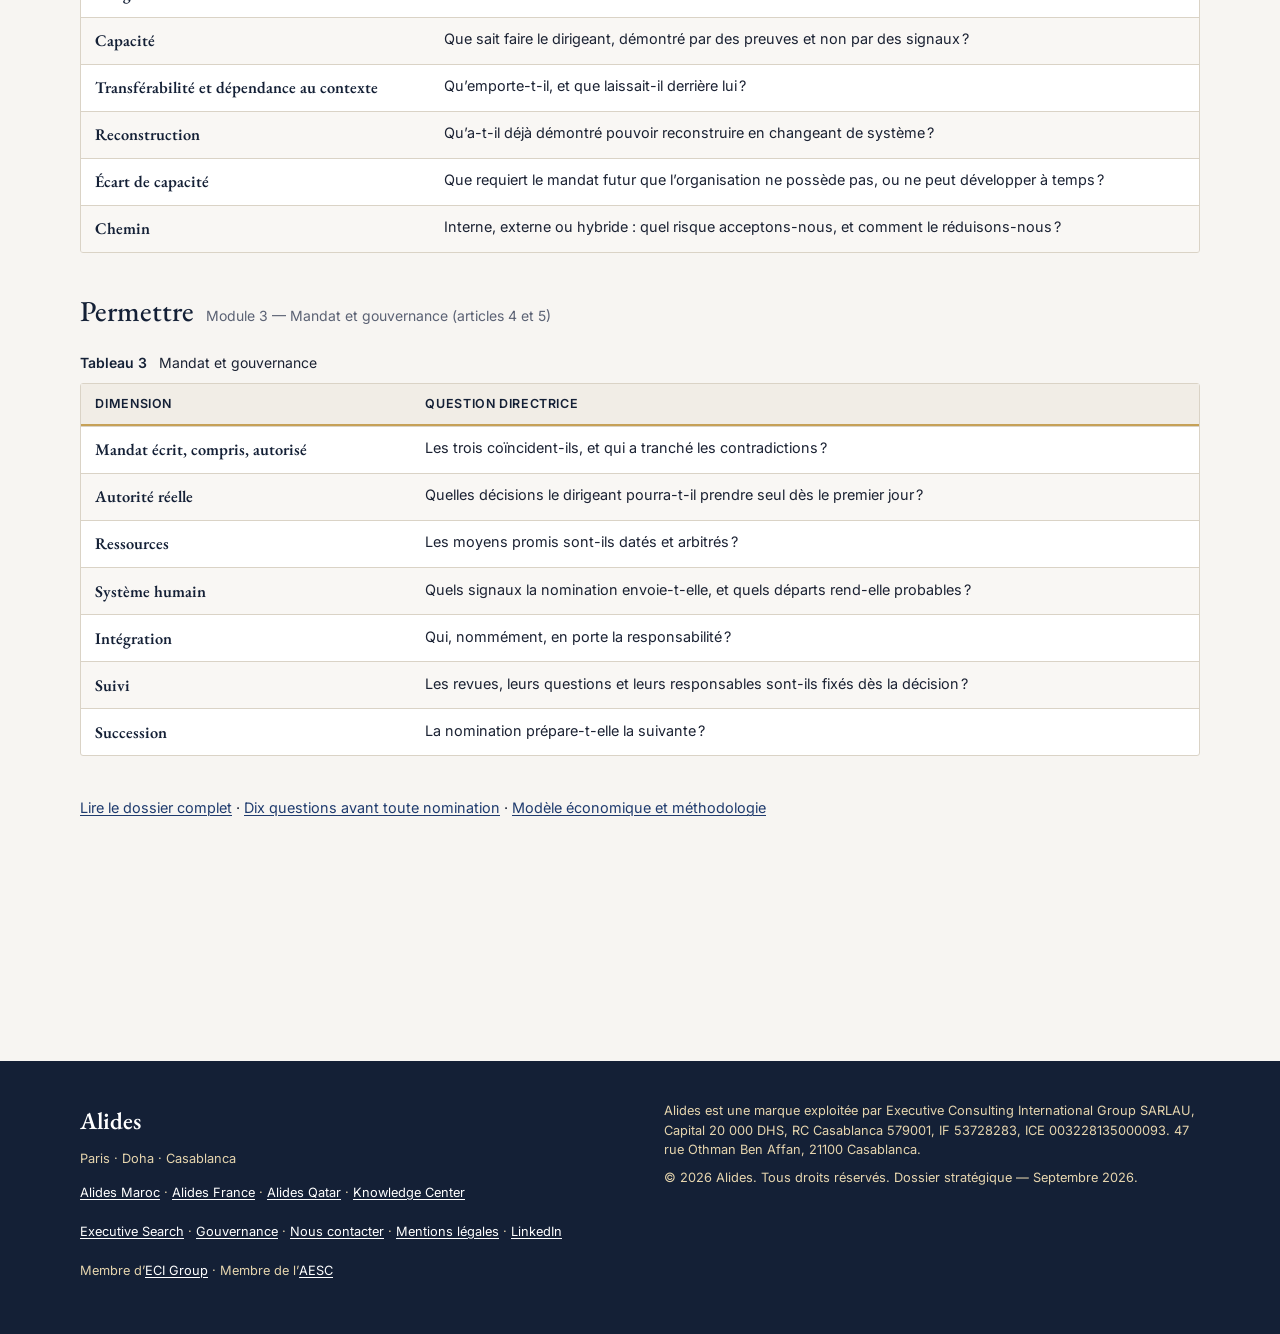
<file: cadre-alides-valeur-nomination.html>
<!DOCTYPE html>
<html lang="fr">
<head>
<meta charset="utf-8">
<meta name="viewport" content="width=device-width, initial-scale=1">
<title>Cadre Alides de la valeur d’une nomination — Outil de décision | Alides Knowledge Center</title>
<meta name="description" content="Trois modules — Engager, Évaluer, Permettre — et dix-huit dimensions pour instruire une nomination avant d’ouvrir une recherche et la reprendre à chaque revue. Cadre conceptuel Alides, non instrument prédictif validé.">
<meta name="author" content="Mehdi El Idrissi">
<meta name="robots" content="index,follow">
<link rel="canonical" href="https://revue.alides.org/cadre-alides-valeur-nomination.html">
<meta name="theme-color" content="#142036">
<meta property="og:type" content="article">
<meta property="og:locale" content="fr_FR">
<meta property="og:site_name" content="Alides Knowledge Center">
<meta property="og:title" content="Cadre Alides de la valeur d’une nomination — Outil de décision | Alides Knowledge Center">
<meta property="og:description" content="Trois modules — Engager, Évaluer, Permettre — et dix-huit dimensions pour instruire une nomination avant d’ouvrir une recherche et la reprendre à chaque revue. Cadre conceptuel Alides, non instrument prédictif validé.">
<meta property="og:url" content="https://revue.alides.org/cadre-alides-valeur-nomination.html">
<meta property="og:image" content="https://revue.alides.org/og-le-vrai-prix-dune-nomination.png">
<meta property="og:image:width" content="1200">
<meta property="og:image:height" content="630">
<meta property="og:image:alt" content="Le vrai prix d&#x27;une nomination — Pourquoi la valeur d&#x27;un dirigeant se joue bien après sa prise de fonction. Dossier stratégique, Alides Knowledge Center, Septembre 2026.">
<meta property="article:published_time" content="2026-09">
<meta property="article:author" content="Mehdi El Idrissi">
<meta property="article:section" content="Knowledge Center">
<meta name="twitter:card" content="summary_large_image">
<meta name="twitter:title" content="Cadre Alides de la valeur d’une nomination — Outil de décision | Alides Knowledge Center">
<meta name="twitter:description" content="Trois modules — Engager, Évaluer, Permettre — et dix-huit dimensions pour instruire une nomination avant d’ouvrir une recherche et la reprendre à chaque revue. Cadre conceptuel Alides, non instrument prédictif validé.">
<meta name="twitter:image" content="https://revue.alides.org/og-le-vrai-prix-dune-nomination.png">
<script type="application/ld+json">{"@context": "https://schema.org", "@type": "WebPage", "name": "Cadre Alides de la valeur d’une nomination", "inLanguage": "fr", "isPartOf": {"@type": "Article", "headline": "Le vrai prix d'une nomination", "url": "https://revue.alides.org/le-vrai-prix-dune-nomination.html"}, "author": {"@type": "Person", "name": "Mehdi El Idrissi", "jobTitle": "Managing Partner, Alides"}, "publisher": {"@type": "Organization", "name": "Alides", "url": "https://www.alides.org"}}</script>
<style>
@font-face{font-family:"EB Garamond";font-style:normal;font-weight:400;font-display:swap;src:url("fonts/eb-garamond-latin-400-normal.woff2") format("woff2")}
@font-face{font-family:"EB Garamond";font-style:italic;font-weight:400;font-display:swap;src:url("fonts/eb-garamond-latin-400-italic.woff2") format("woff2")}
@font-face{font-family:"EB Garamond";font-style:normal;font-weight:500;font-display:swap;src:url("fonts/eb-garamond-latin-500-normal.woff2") format("woff2")}
@font-face{font-family:"EB Garamond";font-style:normal;font-weight:600;font-display:swap;src:url("fonts/eb-garamond-latin-600-normal.woff2") format("woff2")}
@font-face{font-family:"Inter";font-style:normal;font-weight:400;font-display:swap;src:url("fonts/inter-latin-400-normal.woff2") format("woff2")}
@font-face{font-family:"Inter";font-style:normal;font-weight:500;font-display:swap;src:url("fonts/inter-latin-500-normal.woff2") format("woff2")}
@font-face{font-family:"Inter";font-style:normal;font-weight:600;font-display:swap;src:url("fonts/inter-latin-600-normal.woff2") format("woff2")}

/* ================================================================
   1. JETONS
   Contrastes calculés (WCAG 2.2) sur ivoire #F7F5F2 sauf mention.
   ================================================================ */
:root{
  --navy:#142036;        /* marque : bandeau, titres, encre forte — 14,96:1 */
  --ink:#1B2233;         /* texte courant — 14,58:1 */
  --slate:#5B6274;       /* texte secondaire, légendes — 5,6:1 (6,1:1 sur blanc) */
  --gold:#C6A157;        /* or de marque : accents graphiques seulement (2,23:1 : jamais en texte sur fond clair) */
  --bronze:#806327;      /* texte bronze — 5,17:1 sur ivoire, 4,82:1 sur ivoire-2 : AA en texte courant */
  --gold-soft:#E6D5AE;   /* texte secondaire et focus sur marine — 11,2:1 */
  --ivory:#F7F5F2;       /* fond de page */
  --ivory-2:#F1EDE6;     /* fond des encadrés et en-têtes de tableau */
  --white:#FFFFFF;       /* tableaux, figures, cartes */
  --rule:#DAD3C6;        /* filets */
  --rule-strong:#C9C0AF;
  --link:#1F3B6E;        /* liens — 10,1:1 */
  --serif:"EB Garamond",Garamond,"Times New Roman",Georgia,serif;
  --sans:"Inter","Helvetica Neue",Arial,sans-serif;
  --fs-body:1.25rem;     /* 20 px ordinateur */
  --lh-body:1.65;
  --measure:46rem;       /* 736 px : ≈ 78 signes en EB Garamond 20 px */
  --container:1200px;
  --toc-w:220px;
  --col-gap:56px;
  --gutter:clamp(16px,4vw,40px);
  --s1:.5rem;--s2:1rem;--s3:1.5rem;--s4:2.5rem;--s5:4rem;--s6:6rem;
  --radius:3px;
}
@media (max-width:1023px){:root{--fs-body:1.1875rem}}   /* 19 px tablette et téléphone large */
@media (max-width:480px){:root{--fs-body:1.125rem;--lh-body:1.6}} /* 18 px petit téléphone */

/* ================================================================
   2. BASE
   ================================================================ */
*,*::before,*::after{box-sizing:border-box}
html{-webkit-text-size-adjust:100%;scroll-behavior:smooth;scroll-padding-top:1.5rem}
@media (prefers-reduced-motion:reduce){html{scroll-behavior:auto}}
body{margin:0;background:var(--ivory);color:var(--ink);font-family:var(--serif);font-size:var(--fs-body);line-height:var(--lh-body);font-kerning:normal;font-variant-numeric:oldstyle-nums proportional-nums;-webkit-font-smoothing:antialiased;overflow-wrap:break-word}
img,svg{max-width:100%;height:auto}
a{color:var(--link);text-decoration:underline;text-decoration-thickness:.06em;text-underline-offset:.14em}
a:hover{color:var(--navy);text-decoration-thickness:.1em}
:focus-visible{outline:3px solid var(--link);outline-offset:3px;border-radius:2px}
.cover :focus-visible,.colophon :focus-visible{outline-color:var(--gold-soft)}
[tabindex="-1"]:focus{outline:none}
.sr-only{position:absolute!important;width:1px;height:1px;padding:0;margin:-1px;overflow:hidden;clip:rect(0,0,0,0);white-space:nowrap;border:0}
.skip{position:absolute;left:var(--gutter);top:-4rem;background:var(--navy);color:var(--white);padding:.6rem 1rem;font-family:var(--sans);font-size:.9rem;z-index:50;border-radius:var(--radius)}
.skip:focus{top:.75rem}
p{margin:0 0 1.15em}
strong{font-weight:600}
ul,ol{padding-left:1.4rem;margin:0 0 1.25rem}
li{margin:0 0 .45rem}
h3{font-family:var(--serif);font-weight:500;font-size:1.4rem;line-height:1.25;margin:var(--s4) 0 var(--s2);color:var(--navy)}
h3 .badge{vertical-align:.25em;margin-left:.5rem}

/* Signature de marque : mot-symbole « Alides » en Garamond, casse normale, sans interlettrage
   (fiche de marque : Garamond Regular / Semibold, bleu nuit #142036, espace de protection = hauteur d'x). */
.brand{font-family:var(--serif);font-weight:600;font-size:1.5rem;line-height:1;letter-spacing:0;color:var(--navy);text-decoration:none;display:inline-flex;align-items:baseline;gap:.75rem;padding:.35em 0}
.brand small{font-family:var(--sans);font-size:.75rem;letter-spacing:.1em;text-transform:uppercase;color:var(--slate);font-weight:500}
.brand:hover{color:var(--navy)}

/* ================================================================
   3. EN-TÊTE ET COUVERTURE
   ================================================================ */
.site-bar{background:var(--ivory);border-bottom:1px solid var(--rule)}
.site-bar .inner{max-width:var(--container);margin:0 auto;padding:.6rem var(--gutter);display:flex;align-items:center;justify-content:space-between;gap:1rem;flex-wrap:wrap}
.site-nav{display:flex;flex-wrap:wrap;gap:0 1.5rem;font-family:var(--sans);font-size:.875rem;font-weight:500}
.site-nav a{color:var(--navy);text-decoration:none;border-bottom:1px solid transparent;padding:.55rem 0 .35rem;white-space:nowrap;display:inline-block}
.site-nav a:hover,.site-nav a[aria-current]{border-bottom-color:var(--gold)}

.cover{background:var(--navy);color:var(--white)}
.cover .inner{max-width:var(--container);margin:0 auto;padding:var(--s5) var(--gutter) var(--s4)}
.cover .eyebrow{font-family:var(--sans);font-size:.8rem;letter-spacing:.1em;text-transform:uppercase;color:var(--gold-soft);font-weight:500;margin:0 0 var(--s3)}
.cover .eyebrow::before{content:"";display:inline-block;width:2.25rem;height:2px;background:var(--gold);vertical-align:middle;margin-right:.9rem}
.cover h1{font-family:var(--serif);font-weight:400;font-size:clamp(2.25rem,5.2vw,3.6rem);line-height:1.08;letter-spacing:-.01em;margin:0 0 var(--s3);max-width:20ch;color:var(--white)}
.cover .subtitle{font-family:var(--serif);font-style:italic;font-size:clamp(1.25rem,2.3vw,1.6rem);line-height:1.35;max-width:38ch;margin:0 0 var(--s4);color:var(--ivory)}
.cover .byline{font-family:var(--sans);font-size:.95rem;margin:0 0 var(--s2);color:var(--white)}
.cover .meta{font-family:var(--sans);font-size:.875rem;color:var(--gold-soft);margin:0 0 var(--s4);display:flex;flex-wrap:wrap;gap:.35rem 1.25rem;padding:0;list-style:none}
.cover .meta li{margin:0}
.actions{display:flex;flex-wrap:wrap;gap:.75rem}
.btn{display:inline-block;font-family:var(--sans);font-size:.9rem;font-weight:500;padding:.8rem 1.35rem;border-radius:var(--radius);text-decoration:none;border:1px solid var(--gold);min-height:44px;line-height:1.4}
.btn-primary{background:var(--gold);color:var(--navy)}
.btn-primary:hover{background:var(--gold-soft);color:var(--navy)}
.btn-secondary{background:transparent;color:var(--white);border-color:rgba(255,255,255,.55)}
.btn-secondary:hover{border-color:var(--gold);color:var(--white)}

/* Parcours de lecture */
.paths{max-width:var(--container);margin:0 auto;padding:var(--s4) var(--gutter) 0}
.paths h2{font-family:var(--sans);font-size:.8rem;letter-spacing:.1em;text-transform:uppercase;color:var(--navy);font-weight:600;margin:0 0 var(--s2)}
.paths ol{list-style:none;margin:0;padding:0;display:grid;grid-template-columns:repeat(auto-fit,minmax(min(260px,100%),1fr));gap:1rem}
.path{background:var(--white);border:1px solid var(--rule);border-top:3px solid var(--gold);border-radius:var(--radius);padding:1.1rem 1.25rem 1.25rem;margin:0}
.path .path-kicker{font-family:var(--sans);font-size:.78rem;letter-spacing:.06em;text-transform:uppercase;color:var(--slate);font-weight:500;margin:0 0 .35rem}
.path h3{font-size:1.3rem;margin:0 0 .5rem}
.path p{font-size:1rem;margin:0 0 .6rem}
.path ul{margin:0;padding:0;list-style:none;font-family:var(--sans);font-size:.875rem;line-height:1.5}
.path li{margin:0;border-top:1px solid var(--rule)}
.path li a{display:block;padding:.45rem 0;text-decoration:none;color:var(--navy)}
.path li a:hover{text-decoration:underline}

/* ================================================================
   4. DISPOSITION ET SOMMAIRE
   Colonne principale réelle à 1 200 px : 1200 − 2×40 − 220 − 56 = 844 px.
   La largeur des figures et outils est celle de la colonne ; la mesure
   de lecture (--measure) ne s'applique qu'aux éléments de texte.
   ================================================================ */
.layout{max-width:var(--container);margin:0 auto;padding:var(--s4) var(--gutter) var(--s6)}
main{min-width:0}
.toc{font-family:var(--sans);margin:0 0 var(--s3)}
.toc summary{list-style:none;cursor:pointer;font-size:.875rem;font-weight:600;letter-spacing:.08em;text-transform:uppercase;color:var(--navy);padding:.8rem 1rem;border:1px solid var(--rule);background:var(--white);border-radius:var(--radius);display:flex;justify-content:space-between;align-items:center;min-height:44px}
.toc summary::-webkit-details-marker{display:none}
.toc summary::after{content:"+";font-size:1.2rem;font-weight:400;color:var(--bronze)}
.toc[open] summary::after{content:"–"}
.toc .toc-title{font-size:.78rem;letter-spacing:.1em;text-transform:uppercase;color:var(--navy);font-weight:600;margin:0 0 .6rem;padding-bottom:.5rem;border-bottom:2px solid var(--gold);display:none}
.toc nav{background:var(--white);border:1px solid var(--rule);border-top:0;padding:.75rem 1rem 1rem;border-radius:0 0 var(--radius) var(--radius)}
.toc ol{list-style:none;margin:0;padding:0}
.toc li{margin:0}
.toc a{display:block;padding:.4rem .5rem .4rem .75rem;color:var(--ink);text-decoration:none;font-size:.875rem;line-height:1.35;border-left:2px solid transparent}
.toc a .n{display:block;font-size:.75rem;letter-spacing:.08em;text-transform:uppercase;color:var(--slate);font-weight:500}
.toc a:hover{border-left-color:var(--rule-strong);color:var(--navy)}
.toc a[aria-current="location"]{border-left:3px solid var(--gold);padding-left:calc(.75rem - 1px);color:var(--navy);font-weight:600;background:var(--ivory-2)}
.toc .toc-group{margin:.65rem 0 0;padding:.65rem 0 0 .75rem;border-top:1px solid var(--rule);font-size:.75rem;letter-spacing:.08em;text-transform:uppercase;color:var(--slate);font-weight:500}
.toc .toc-tools{margin-top:.9rem;padding:.75rem;background:var(--ivory-2);border-radius:var(--radius);font-size:.8rem}
.toc .toc-tools .toc-group{margin:0;padding:0 0 .4rem;border:0}
.toc .toc-tools a{display:block;padding:.4rem 0;border:0;color:var(--link);text-decoration:underline}
/* Grand écran : grille à deux colonnes, sommaire latéral collant ; déclaré après les règles générales du sommaire pour l'emporter dans la cascade */
@media (min-width:1024px){
  .layout{display:grid;grid-template-columns:var(--toc-w) minmax(0,1fr);column-gap:var(--col-gap);align-items:start}
  .toc{position:sticky;top:1.5rem;max-height:calc(100vh - 3rem);overflow:auto;padding-right:.25rem}
  .toc summary{display:none}
  .toc>nav{display:block!important;background:transparent;border:0;padding:0}
  .toc .toc-title{display:block}
}

/* ================================================================
   5. CHAPITRES ET TEXTE
   ================================================================ */
.chapter{padding-bottom:var(--s5);margin-bottom:var(--s5);border-bottom:1px solid var(--rule)}
.chapter:last-child{border-bottom:0}
/* Mesure de lecture : appliquée explicitement aux éléments de texte, jamais aux figures, tableaux, modules ou grilles. */
.chapter>p,.chapter>ul,.chapter>ol,.chapter>h3,.chapter>.encadre,.chapter>.arbitrages,.chapter>.case,.chapter>.note,.chapter>.transition,.chapter>.signature,.chapter>.cadre-statement,.chapter>.cadre-link,.chapter>.biblio,.chapter>.synth,.chapter-head{max-width:var(--measure)}
.chapter>.biblio{max-width:none}
.chapter-head{margin-bottom:var(--s4)}
.chapter-head .kicker{font-family:var(--sans);font-size:.8rem;letter-spacing:.1em;text-transform:uppercase;color:var(--navy);font-weight:600;margin:0 0 .9rem;display:flex;align-items:center;gap:.75rem}
.chapter-head .kicker::before{content:"";width:1.75rem;height:2px;background:var(--gold);flex:none}
.chapter-head h2{font-family:var(--serif);font-weight:400;font-size:clamp(1.9rem,3.4vw,2.4rem);line-height:1.12;margin:0 0 .9rem;color:var(--navy);letter-spacing:-.005em}
.chapter-head .lede{font-family:var(--serif);font-style:italic;font-size:1.3rem;line-height:1.4;color:var(--navy);margin:0;max-width:34em}
.chapter-head .lede::before{content:"";display:block;width:3rem;height:1px;background:var(--gold);margin:0 0 .9rem}
.chapter-head+h3{margin-top:0}
.transition{font-style:italic;color:var(--slate);border-top:1px solid var(--rule);padding-top:1rem;margin-top:1.75rem}
.note{font-family:var(--sans);font-size:.875rem;line-height:1.5;color:var(--slate);border-left:2px solid var(--gold);padding:.15rem 0 .15rem 1rem;margin:0 0 1.25rem}

/* Synthèse : liste numérotée, sans cadre */
.synth{list-style:none;padding:0;margin:0;counter-reset:s}
.synth>li{counter-increment:s;position:relative;padding:1.25rem 0 1.25rem 3.5rem;border-top:1px solid var(--rule);margin:0}
.synth>li:last-child{border-bottom:1px solid var(--rule)}
.synth>li::before{content:counter(s,decimal-leading-zero);position:absolute;left:0;top:1.35rem;font-family:var(--sans);font-size:.875rem;font-weight:600;color:var(--bronze);letter-spacing:.04em}
.synth h3{margin:0 0 .5rem;font-size:1.3rem}
.synth p{margin:0 0 .5rem;font-size:1.05rem}
.synth p:last-child{margin:0}
.lab{font-family:var(--sans);font-size:.75rem;letter-spacing:.08em;text-transform:uppercase;font-weight:600;color:var(--navy);margin-right:.4rem;font-style:normal}

/* Principes, dix questions */
.principes{counter-reset:p;list-style:none;padding:0;margin:0 0 1.5rem}
.principes li{counter-increment:p;position:relative;padding:.5rem 0 .5rem 2.75rem;font-size:1.1rem}
.principes li::before{content:counter(p);position:absolute;left:0;top:.4rem;width:1.9rem;height:1.9rem;border:1px solid var(--gold);color:var(--navy);border-radius:50%;font-family:var(--sans);font-size:.8rem;font-weight:600;display:flex;align-items:center;justify-content:center}
.dix{counter-reset:q;list-style:none;padding:0;margin:0}
.dix li{counter-increment:q;position:relative;padding:1rem 0 1rem 4rem;border-top:1px solid var(--rule);font-size:1.12rem;line-height:1.45;margin:0}
.dix li:last-child{border-bottom:1px solid var(--rule)}
.dix li::before{content:counter(q,decimal-leading-zero);position:absolute;left:0;top:.75rem;font-family:var(--serif);font-size:2rem;line-height:1;color:var(--bronze);font-variant-numeric:lining-nums}

/* Blocs à fonction explicite : point d'attention, arbitrages, cas */
.encadre,.arbitrages{border-radius:var(--radius);padding:1.4rem 1.6rem 1.1rem;margin:var(--s4) 0}
.encadre{background:var(--ivory-2);border-left:3px solid var(--navy)}
.arbitrages{background:var(--white);border:1px solid var(--rule);border-top:3px solid var(--gold)}
.encadre-label{font-family:var(--sans);font-size:.78rem;letter-spacing:.1em;text-transform:uppercase;font-weight:600;color:var(--navy);margin:0 0 .8rem}
.encadre p:last-child{margin-bottom:0}
.arbitrages ul{margin:0;padding-left:1.25rem}
.arbitrages li{margin-bottom:.6rem}
.arbitrages li::marker{color:var(--bronze)}
.case{background:var(--white);border:1px solid var(--rule);padding:1.4rem 1.6rem .4rem;margin:var(--s3) 0 var(--s4);border-radius:var(--radius)}
.case h3{margin-top:0;font-size:1.3rem}
.case .note{margin-bottom:1rem}

/* Labels de preuve */
.badge{display:inline-block;font-family:var(--sans);font-size:.75rem;letter-spacing:.06em;text-transform:uppercase;font-weight:600;padding:.22rem .55rem;border-radius:2px;border:1px solid var(--rule-strong);color:var(--navy);background:var(--white);line-height:1.3;font-style:normal;max-width:100%}
.badge-recherche{border-color:var(--navy)}
.badge-sectorielle{border-color:var(--slate)}
.badge-observation{border-color:var(--bronze);color:var(--bronze)}
.badge-simulation{background:var(--navy);color:var(--white);border-color:var(--navy)}
.badge-cadre{background:var(--ivory-2);border-color:var(--gold)}

/* ================================================================
   6. TABLEAUX ET FIGURES
   Trois comportements : .t-stack (fiches sur téléphone), .t-scroll
   (colonnes conservées, défilement local), .t-plain (deux colonnes).
   ================================================================ */
figure{margin:var(--s3) 0 var(--s4)}
figcaption{font-family:var(--sans);font-size:.875rem;line-height:1.45;color:var(--ink);margin:0 0 .6rem;display:flex;flex-wrap:wrap;gap:.4rem .75rem;align-items:center}
figcaption .fig-num{font-weight:600;color:var(--navy)}
.tablewrap{border:1px solid var(--rule);border-radius:var(--radius);background:var(--white)}
.t-scroll .tablewrap{overflow-x:auto;-webkit-overflow-scrolling:touch}
table{border-collapse:collapse;width:100%;font-family:var(--sans);font-size:.9rem;line-height:1.45;font-variant-numeric:lining-nums}
table caption{text-align:left;caption-side:top}
th,td{text-align:left;vertical-align:top;padding:.7rem .9rem;border-top:1px solid var(--rule)}
thead th{background:var(--ivory-2);color:var(--navy);font-weight:600;font-size:.78rem;letter-spacing:.05em;text-transform:uppercase;border-top:0;border-bottom:2px solid var(--gold)}
tbody th{font-weight:600;color:var(--navy);font-family:var(--serif);font-size:1.02rem;letter-spacing:0;text-transform:none}
tbody tr:nth-child(even)>*{background:rgba(241,237,230,.45)}
td.num,th.num{text-align:right;font-variant-numeric:tabular-nums lining-nums}
td.num{white-space:nowrap}
.source{font-family:var(--sans);font-size:.82rem;color:var(--slate);margin:.55rem 0 0;line-height:1.45}
.scroll-hint{display:none;font-family:var(--sans);font-size:.78rem;color:var(--slate);margin:.35rem 0 0}
@media (max-width:767px){
  .t-scroll .scroll-hint{display:block}
  .t-scroll table{min-width:560px}
}
@media (max-width:599px){
  /* Fiches : chaque ligne devient un bloc, l'en-tête de colonne est rappelé devant chaque cellule (complément visuel ; la structure reste un tableau). */
  .t-stack table,.t-stack tbody,.t-stack tr,.t-stack th,.t-stack td{display:block}
  .t-stack thead{position:absolute;width:1px;height:1px;overflow:hidden;clip:rect(0,0,0,0)}
  .t-stack tr{border-top:2px solid var(--rule-strong);padding:.5rem 0}
  .t-stack tr:first-child{border-top:0}
  .t-stack tbody th{border-top:0;padding:.6rem .9rem .2rem;font-size:1.08rem}
  .t-stack td{border-top:0;padding:.3rem .9rem}
  .t-stack td::before{content:attr(data-label);display:block;font-size:.75rem;letter-spacing:.06em;text-transform:uppercase;font-weight:600;color:var(--slate);margin-bottom:.1rem}
  .t-stack td.num{text-align:left;white-space:normal}
  .t-stack tbody tr:nth-child(even)>*{background:transparent}
}

/* Figure SVG (figure 1) : défilement local à l'échelle 1 sur petit écran, textes à leur taille nominale */
.figure-svg{background:var(--white);border:1px solid var(--rule);border-radius:var(--radius);padding:.5rem;overflow-x:auto;-webkit-overflow-scrolling:touch}
.figure-svg svg{display:block;width:100%;height:auto}
@media (max-width:899px){.figure-svg svg{min-width:880px}.figure .scroll-hint{display:block}}
.fig-longdesc{font-family:var(--sans);font-size:.875rem;color:var(--slate);margin:.6rem 0 0;line-height:1.5}
.fig-longdesc strong{color:var(--ink)}

/* Figure HTML : matrice de transférabilité (figure 2) */
.dots{display:inline-block;white-space:nowrap;margin-right:.5rem;vertical-align:-.05em}
.dots i{display:inline-block;width:.7em;height:.7em;border:1.5px solid var(--navy);border-radius:50%;margin-right:.2em}
.dots i.on{background:var(--navy)}

/* Figure HTML : cinq options (figure 3) */
.options-axis{display:flex;justify-content:space-between;align-items:center;font-family:var(--sans);font-size:.75rem;letter-spacing:.08em;text-transform:uppercase;font-weight:600;color:var(--navy);margin:0 0 .75rem}
.options-axis .mid{font-weight:400;letter-spacing:0;text-transform:none;color:var(--slate);flex:1;text-align:center;position:relative;margin:0 1rem}
.options-axis .mid::before{content:"";position:absolute;left:0;right:0;top:50%;border-top:1px solid var(--navy)}
.options-axis .mid span{background:var(--ivory);padding:0 .6rem}
.options{list-style:none;margin:0;padding:0;display:grid;grid-template-columns:repeat(5,minmax(0,1fr));gap:.75rem}
.option{margin:0;background:var(--white);border:1px solid var(--navy);border-radius:var(--radius);padding:.9rem 1rem 1rem;font-family:var(--sans);font-size:.875rem;line-height:1.45}
.option.hybrid{background:var(--ivory-2);border-color:var(--rule-strong)}
.option .opt-kind{font-size:.75rem;letter-spacing:.08em;text-transform:uppercase;font-weight:600;color:var(--navy);margin:0 0 .4rem}
.option.hybrid .opt-kind{color:var(--bronze)}
.option h4{font-family:var(--serif);font-weight:500;font-size:1.15rem;line-height:1.25;margin:0 0 .6rem;color:var(--navy)}
.option dl{margin:0}
.option dt{font-size:.75rem;letter-spacing:.06em;text-transform:uppercase;font-weight:600;color:var(--slate);margin:.5rem 0 .1rem}
.option dd{margin:0}
@media (max-width:899px){.options{grid-template-columns:repeat(auto-fit,minmax(min(240px,100%),1fr))}}
@media (max-width:599px){.options-axis{flex-wrap:wrap}.options-axis .mid{flex-basis:100%;order:3;margin:.5rem 0 0}}

/* Figure HTML : mécanisme signaux → départs (figure 4) */
.mech{display:grid;grid-template-columns:repeat(4,minmax(0,1fr));gap:1rem;font-family:var(--sans);font-size:.875rem;line-height:1.45;margin:0}
.mech>section{position:relative;min-width:0}
.mech h4{font-size:.75rem;letter-spacing:.08em;text-transform:uppercase;font-weight:600;color:var(--navy);margin:0 0 .6rem;padding-bottom:.4rem;border-bottom:2px solid var(--gold)}
.mech h4 small{display:block;font-size:.75rem;letter-spacing:0;text-transform:none;font-weight:400;color:var(--slate);margin-top:.15rem}
.mech>section+section::before{content:"→";position:absolute;left:-1rem;top:2.6rem;width:1rem;text-align:center;color:var(--navy);font-size:1rem;line-height:1}
.mech .msg{background:var(--navy);color:var(--ivory);border-radius:var(--radius);padding:1rem;font-family:var(--serif);font-size:1.1rem;line-height:1.35;margin:0}
.mech .msg small{display:block;font-family:var(--sans);font-size:.78rem;color:var(--gold-soft);margin-top:.6rem}
.mech ul{list-style:none;margin:0;padding:0}
.mech li{margin:0 0 .5rem;background:var(--white);border:1px solid var(--rule-strong);border-radius:var(--radius);padding:.6rem .75rem}
.mech li.strong{border-color:var(--navy);border-width:1.5px}
.mech li b{display:block;font-family:var(--serif);font-weight:500;font-size:1.05rem;color:var(--navy)}
.mech li span{color:var(--slate);font-size:.8rem}
.mech .react li{text-align:center;border-radius:2rem}
.mech .react p{font-size:.8rem;color:var(--slate);margin:.4rem 0 0;text-align:center}
.mech-foot{font-family:var(--sans);font-size:.875rem;line-height:1.5;margin:1rem 0 0;padding-top:.75rem;border-top:1px solid var(--rule)}
.mech-foot dt{font-size:.75rem;letter-spacing:.08em;text-transform:uppercase;font-weight:600;color:var(--navy);margin:.4rem 0 .1rem}
.mech-foot dd{margin:0}
@media (max-width:767px){
  .mech{grid-template-columns:1fr}
  .mech>section+section{padding-top:1.5rem}
  .mech>section+section::before{content:"↓";left:0;top:.1rem;width:auto}
}

/* Figure HTML : frise des quatre revues (figure 5) */
.timeline{list-style:none;margin:0;padding:0;display:grid;grid-template-columns:repeat(4,minmax(0,1fr));gap:.75rem;position:relative;font-family:var(--sans);font-size:.875rem;line-height:1.45}
.timeline::before{content:"";position:absolute;left:0;right:0;top:.55rem;border-top:1.5px solid var(--navy)}
.timeline>li{margin:0;padding-top:1.6rem;position:relative;min-width:0}
.timeline>li::before{content:"";position:absolute;left:0;top:0;width:1.1rem;height:1.1rem;border-radius:50%;background:var(--gold);border:1.5px solid var(--navy)}
.timeline .t-name{font-family:var(--serif);font-weight:500;font-size:1.25rem;color:var(--navy);margin:0 0 .5rem;line-height:1.2}
.timeline .t-box{background:var(--ivory-2);border:1px solid var(--rule);border-radius:var(--radius);padding:.75rem .85rem}
.timeline dt{font-size:.75rem;letter-spacing:.08em;text-transform:uppercase;font-weight:600;color:var(--navy);margin:.55rem 0 .1rem}
.timeline dt:first-child{margin-top:0}
.timeline dd{margin:0}
.timeline dd.q{font-family:var(--serif);font-size:1.05rem;line-height:1.3;color:var(--ink)}
.timeline .sig{position:absolute;left:calc(25% - 3.9rem);top:-1.15rem;font-size:.75rem;color:var(--slate);padding:0 .3rem .1rem;border-bottom:2px solid var(--gold)}
@media (max-width:767px){
  .timeline{grid-template-columns:1fr;padding-left:1.75rem}
  .timeline::before{left:.5rem;right:auto;top:0;bottom:0;border-top:0;border-left:1.5px solid var(--navy)}
  .timeline>li{padding-top:0;padding-bottom:1rem}
  .timeline>li::before{left:-1.75rem;top:.1rem}
  .timeline .sig{display:none}
}

/* Revue en quatre temps (article 5) */
.revue-wrap{display:grid;grid-template-columns:repeat(auto-fit,minmax(min(300px,100%),1fr));gap:1rem;margin:var(--s3) 0}
.revue-step{background:var(--white);border:1px solid var(--rule);border-top:3px solid var(--navy);padding:1.1rem 1.25rem;border-radius:var(--radius)}
.revue-step .revue-head{font-family:var(--serif);font-weight:500;font-size:1.2rem;color:var(--navy);margin:0 0 .6rem;line-height:1.3}
.revue-step p{font-size:1rem;margin:0}
.revue-step .lab{display:block;margin-top:.6rem;color:var(--slate);font-size:.75rem}

/* Cadre Alides */
.module{margin:var(--s4) 0}
.module-head{display:flex;align-items:baseline;gap:.75rem;flex-wrap:wrap;margin:0 0 .75rem}
.module-head .verb{font-size:1.8rem;margin:0}
.module-head .module-title{font-family:var(--sans);font-size:.875rem;color:var(--slate)}
.cadre-statement{font-family:var(--sans);font-size:.875rem;color:var(--navy);background:var(--ivory-2);border-left:3px solid var(--gold);padding:.75rem 1rem;margin:0 0 var(--s3)}
.cadre-link{font-family:var(--sans);font-size:.9rem}

/* Bibliographie */
.biblio{list-style:none;padding:0;margin:0}
.biblio li{padding:1.1rem 0;border-top:1px solid var(--rule);font-size:1.02rem;margin:0;max-width:var(--measure)}
.biblio li:last-child{border-bottom:1px solid var(--rule)}
.biblio .cite{margin:0 0 .4rem}
.biblio .cite .badge{margin-right:.5rem;vertical-align:.15em}
.biblio dl{margin:.5rem 0 0;display:grid;grid-template-columns:max-content 1fr;gap:.25rem 1rem;font-size:.95rem}
.biblio dt{font-family:var(--sans);font-size:.75rem;letter-spacing:.08em;text-transform:uppercase;font-weight:600;color:var(--slate);padding-top:.2rem}
.biblio dd{margin:0}
.biblio .back{font-family:var(--sans);font-size:.78rem;margin-left:.5rem;white-space:nowrap;display:inline-block;padding:.3rem 0}
a.ref{text-decoration-style:dotted}
.biblio a.url{word-break:break-all}

/* Signature */
.signature{margin:var(--s4) 0 0;padding-top:1.25rem;border-top:2px solid var(--gold);max-width:20rem;display:flex;flex-direction:column}
.signature .sig-name{font-family:var(--serif);font-size:1.3rem;font-weight:500;color:var(--navy)}
.signature .sig-role{font-family:var(--sans);font-size:.875rem;color:var(--slate)}

/* Pied de page */
.colophon{background:var(--navy);color:var(--gold-soft);font-family:var(--sans);font-size:.8rem;line-height:1.55}
.colophon .inner{max-width:var(--container);margin:0 auto;padding:var(--s4) var(--gutter);display:grid;grid-template-columns:repeat(auto-fit,minmax(min(240px,100%),1fr));gap:1.5rem 3rem}
.colophon a{color:var(--white)}
.colophon .brand{color:var(--white);margin-bottom:.5rem}
.colophon p{margin:0 0 .5rem}
.colophon .legal{color:var(--gold-soft)}
.colophon .links a{display:inline-block;padding:.35rem 0}

/* Sommaire imprimable (masqué à l'écran) */
.print-toc{display:none}

/* ================================================================
   7. RÉGLAGES MOBILES
   ================================================================ */
@media (max-width:1023px){
  .toc>nav{display:block}
  .cover .inner{padding-top:var(--s4)}
  h3{font-size:1.3rem}
}
@media (max-width:600px){
  .cover h1{font-size:2.1rem}
  .site-nav{gap:0 1rem;font-size:.8rem}
  .encadre,.arbitrages,.case{padding-left:1.1rem;padding-right:1.1rem}
  th,td{padding:.6rem .7rem}
  .synth>li{padding-left:2.5rem}
  .dix li{padding-left:3.25rem}
  .biblio dl{grid-template-columns:1fr}
}

/* ================================================================
   8. IMPRESSION (A4)
   ================================================================ */
@media print{
  @page{size:A4;margin:18mm 16mm 20mm}
  :root{--fs-body:11pt;--lh-body:1.45;--measure:150mm}
  html{scroll-behavior:auto;scroll-padding-top:0}
  body{background:#fff;color:#000}
  .site-bar,.skip,.toc,.actions,.paths,.scroll-hint,.back,.cadre-link{display:none!important}
  /* Couverture lisible avec ou sans impression des arrière-plans : texte marine sur blanc, filet or */
  .cover{background:none;color:#000;border-top:6px solid var(--navy);border-bottom:1px solid var(--gold)}
  .cover .inner{padding:14mm 0 10mm}
  .cover .eyebrow,.cover .meta{color:var(--slate)}
  .cover h1{font-size:28pt;color:var(--navy)}
  .cover .subtitle,.cover .byline{color:#000}
  .print-toc{display:block;break-after:page;padding:6mm 0 0}
  .print-toc h2{font-family:var(--sans);font-size:9pt;letter-spacing:.1em;text-transform:uppercase;color:var(--navy);margin:0 0 3mm}
  .print-toc ol{list-style:none;padding:0;margin:0;columns:2;column-gap:10mm;font-size:10.5pt}
  .print-toc li{margin:0 0 1.5mm;break-inside:avoid}
  .print-toc .n{font-family:var(--sans);font-size:7.5pt;letter-spacing:.06em;text-transform:uppercase;color:var(--slate);display:block}
  .layout{display:block;padding:0;max-width:none}
  .chapter{border-bottom:0;margin-bottom:0;padding-bottom:0;break-before:page}
  .chapter>.chapter-head{max-width:none}
  h2,h3,.encadre-label,.case h3,figcaption,.module-head{break-after:avoid;break-inside:avoid}
  p,li,dd{orphans:3;widows:3}
  /* Fragmentation : les tableaux longs se coupent entre deux lignes, avec en-tête répété ; les éléments courts restent groupés */
  figure{break-inside:auto}
  .figure-svg,.revue-step,.path,.option,.timeline>li,.mech>section,tr{break-inside:avoid}
  .case,.encadre,.arbitrages,.figure{break-inside:auto}
  .transition{break-before:avoid}
  .source,.fig-longdesc{break-before:avoid}
  .tablewrap{overflow:visible;border:0}
  table{font-size:9.5pt}
  thead{display:table-header-group}
  tbody th{font-size:10.5pt}
  .t-scroll table{min-width:0}
  .figure-svg{border:0;padding:0;overflow:visible}
  .figure-svg svg{min-width:0;max-height:150mm}
  .options{grid-template-columns:repeat(5,minmax(0,1fr));gap:2mm}
  .option{font-size:8.5pt;padding:2.5mm}
  .mech{grid-template-columns:repeat(4,minmax(0,1fr));font-size:8.5pt}
  .timeline{grid-template-columns:repeat(4,minmax(0,1fr));font-size:8.5pt}
  .timeline .sig{display:none}
  a{color:inherit;text-decoration:none}
  .biblio a.url{text-decoration:underline}
  .colophon{background:none;color:#000;border-top:1px solid #000;break-before:auto}
  .colophon .brand,.colophon a,.colophon .legal,.colophon p{color:#000}
  .badge-simulation{color:#fff}
  .badge{-webkit-print-color-adjust:exact;print-color-adjust:exact}
}
.cadre-page .layout{display:block}.cadre-page main{max-width:var(--measure-wide);margin:0 auto}.cadre-page .chapter{border:0}.cadre-page .cover h1{max-width:24ch}</style>
<script type="application/ld+json">{"@context":"https://schema.org","@type":"Article","headline":"Cadre Alides de la valeur d’une nomination — Outil de décision","datePublished":"2026-09-18","dateModified":"2026-07-08","inLanguage":"fr","author":{"@type":"Organization","name":"Alides"},"publisher":{"@type":"Organization","name":"Alides"}}</script>
</head>
<body class="cadre-page">
<a class="skip" href="#contenu">Aller au contenu</a>
<header class="site-bar"><div class="inner">
<a class="brand" href="https://www.alides.org">Alides <small>Knowledge Center</small></a>
<nav class="site-nav" aria-label="Navigation Alides">
<a href="https://www.alides.org/executive-search-maroc-afrique">Executive Search</a>
<a href="https://www.alides.org/board-services/board-advisory-questions">Gouvernance</a>
<a href="https://revue.alides.org/" aria-current="page">Knowledge Center</a>
</nav></div></header>
<section class="cover" aria-labelledby="titre"><div class="inner">
<p class="eyebrow">Outil de décision · Alides Knowledge Center · Septembre 2026</p>
<h1 id="titre">Cadre Alides de la valeur d’une nomination</h1>
<p class="subtitle">Engager, évaluer, permettre : une seule instruction, que le conseil peut conduire avant d’ouvrir une recherche et reprendre à chaque revue.</p>
<p class="byline">Extrait du dossier <strong>Le vrai prix d’une nomination</strong> — Mehdi El Idrissi, Managing Partner, Alides</p>
<div class="actions"><a class="btn btn-primary" href="le-vrai-prix-dune-nomination.html#cadre-alides">Revenir au dossier</a><a class="btn btn-secondary" href="le-vrai-prix-dune-nomination.html#article-5-protocole-de-suivi-la-revue-alides-de-nomination">Voir la Revue Alides de nomination</a></div>
</div></section>
<div class="layout"><main id="contenu">
<article class="chapter" id="cadre-alides" aria-labelledby="cadre-h">
<header class="chapter-head"><p class="kicker">Cadre Alides</p><h2 id="cadre-h">Trois modules, dix-huit dimensions</h2></header>
<p class="cadre-statement">Outil de décision Alides — cadre conceptuel, non instrument prédictif validé.</p>
<p>Nous proposons de réunir les cinq articles en une seule instruction, que le conseil peut conduire avant d’ouvrir une recherche et reprendre à chaque revue. Le cadre comprend trois modules ; la <a href="le-vrai-prix-dune-nomination.html#article-5-protocole-de-suivi-la-revue-alides-de-nomination">Revue Alides de nomination, présentée à l’article 5</a>, est le protocole de suivi du troisième. Il s’agit d’un outil de décision, non d’un instrument scientifiquement validé.</p>
<div class="module" id="cadre-alides-module-1"><div class="module-head"><h3 class="verb" id="cadre-alides-engager">Engager</h3><span class="module-title">Module 1 — Économie de la nomination (articles 1 et 4, section méthodologique)</span></div>
<figure class="table-figure t-plain" id="tableau-1">
<figcaption> <span class="fig-num">Tableau 1</span> <span class="fig-title">Économie de la nomination</span></figcaption>
<div class="tablewrap"><table>
<caption id="tableau-1-cap" class="sr-only">Tableau 1 — Économie de la nomination</caption>
<thead><tr><th scope="col">Dimension</th><th scope="col">Question directrice</th></tr></thead><tbody>
<tr><th scope="row">Architecture de responsabilité</th><td data-label="Question directrice">Faut-il pourvoir ce poste à l’identique, le recomposer, le répartir, le différer ou le supprimer ?</td></tr>
<tr><th scope="row">Vacance</th><td data-label="Question directrice">Que coûte chaque mois sans titulaire, et pourquoi n’y avait-il pas de successeur ?</td></tr>
<tr><th scope="row">Coût complet</th><td data-label="Question directrice">Qu’engageons-nous, de la préparation à la montée en contribution ?</td></tr>
<tr><th scope="row">Durée utile</th><td data-label="Question directrice">Combien de temps la nomination a-t-elle pour produire ses effets, compte tenu du moment de l’entreprise ?</td></tr>
<tr><th scope="row">Exposition à l’échec</th><td data-label="Question directrice">Que perdrions-nous en cas de rupture, et quel capital resterait développé ?</td></tr>
</tbody></table></div>
</figure></div>
<div class="module" id="cadre-alides-module-2"><div class="module-head"><h3 class="verb" id="cadre-alides-evaluer">Évaluer</h3><span class="module-title">Module 2 — Dirigeant et contexte (articles 2 et 3)</span></div>
<figure class="table-figure t-plain" id="tableau-2">
<figcaption> <span class="fig-num">Tableau 2</span> <span class="fig-title">Dirigeant et contexte</span></figcaption>
<div class="tablewrap"><table>
<caption id="tableau-2-cap" class="sr-only">Tableau 2 — Dirigeant et contexte</caption>
<thead><tr><th scope="col">Dimension</th><th scope="col">Question directrice</th></tr></thead><tbody>
<tr><th scope="row">Intégrité</th><td data-label="Question directrice">Les conditions de recevabilité sont-elles remplies, avant toute évaluation de la valeur ?</td></tr>
<tr><th scope="row">Capacité</th><td data-label="Question directrice">Que sait faire le dirigeant, démontré par des preuves et non par des signaux ?</td></tr>
<tr><th scope="row">Transférabilité et dépendance au contexte</th><td data-label="Question directrice">Qu’emporte-t-il, et que laissait-il derrière lui ?</td></tr>
<tr><th scope="row">Reconstruction</th><td data-label="Question directrice">Qu’a-t-il déjà démontré pouvoir reconstruire en changeant de système ?</td></tr>
<tr><th scope="row">Écart de capacité</th><td data-label="Question directrice">Que requiert le mandat futur que l’organisation ne possède pas, ou ne peut développer à temps ?</td></tr>
<tr><th scope="row">Chemin</th><td data-label="Question directrice">Interne, externe ou hybride : quel risque acceptons-nous, et comment le réduisons-nous ?</td></tr>
</tbody></table></div>
</figure></div>
<div class="module" id="cadre-alides-module-3"><div class="module-head"><h3 class="verb" id="cadre-alides-permettre">Permettre</h3><span class="module-title">Module 3 — Mandat et gouvernance (articles 4 et 5)</span></div>
<figure class="table-figure t-plain" id="tableau-3">
<figcaption> <span class="fig-num">Tableau 3</span> <span class="fig-title">Mandat et gouvernance</span></figcaption>
<div class="tablewrap"><table>
<caption id="tableau-3-cap" class="sr-only">Tableau 3 — Mandat et gouvernance</caption>
<thead><tr><th scope="col">Dimension</th><th scope="col">Question directrice</th></tr></thead><tbody>
<tr><th scope="row">Mandat écrit, compris, autorisé</th><td data-label="Question directrice">Les trois coïncident-ils, et qui a tranché les contradictions ?</td></tr>
<tr><th scope="row">Autorité réelle</th><td data-label="Question directrice">Quelles décisions le dirigeant pourra-t-il prendre seul dès le premier jour ?</td></tr>
<tr><th scope="row">Ressources</th><td data-label="Question directrice">Les moyens promis sont-ils datés et arbitrés ?</td></tr>
<tr><th scope="row">Système humain</th><td data-label="Question directrice">Quels signaux la nomination envoie-t-elle, et quels départs rend-elle probables ?</td></tr>
<tr><th scope="row">Intégration</th><td data-label="Question directrice">Qui, nommément, en porte la responsabilité ?</td></tr>
<tr><th scope="row">Suivi</th><td data-label="Question directrice">Les revues, leurs questions et leurs responsables sont-ils fixés dès la décision ?</td></tr>
<tr><th scope="row">Succession</th><td data-label="Question directrice">La nomination prépare-t-elle la suivante ?</td></tr>
</tbody></table></div>
</figure></div>
<p class="cadre-link"><a href="le-vrai-prix-dune-nomination.html">Lire le dossier complet</a> · <a href="le-vrai-prix-dune-nomination.html#dix-questions">Dix questions avant toute nomination</a> · <a href="le-vrai-prix-dune-nomination.html#modele">Modèle économique et méthodologie</a></p>
</article></main></div>
<footer class="colophon"><div class="inner">
<div><a class="brand" href="https://www.alides.org">Alides</a><p>Paris · Doha · Casablanca</p>
<p class="links"><a href="https://www.alides.org">Alides Maroc</a> · <a href="https://fr.alides.org">Alides France</a> · <a href="https://qa.alides.org">Alides Qatar</a> · <a href="https://revue.alides.org/">Knowledge Center</a></p>
<p class="links"><a href="https://www.alides.org/executive-search-maroc-afrique">Executive Search</a> · <a href="https://www.alides.org/board-services/board-advisory-questions">Gouvernance</a> · <a href="https://www.alides.org/contact">Nous contacter</a> · <a href="/mentions-legales.html">Mentions légales</a> · <a href="https://www.linkedin.com/company/alides-executivesearch" target="_blank" rel="noopener">LinkedIn</a></p>
<p class="links">Membre d’<a href="https://eci-group.org/" target="_blank" rel="noopener">ECI Group</a> · Membre de l’<a href="https://www.aesc.org/" target="_blank" rel="noopener">AESC</a></p></div>
<div><p class="legal">Alides est une marque exploitée par Executive Consulting International Group SARLAU, Capital 20 000 DHS, RC Casablanca 579001, IF 53728283, ICE 003228135000093. 47 rue Othman Ben Affan, 21100 Casablanca.</p>
<p class="legal">© 2026 Alides. Tous droits réservés. Dossier stratégique — Septembre 2026.</p></div>
</div></footer>
</body></html>
</file>
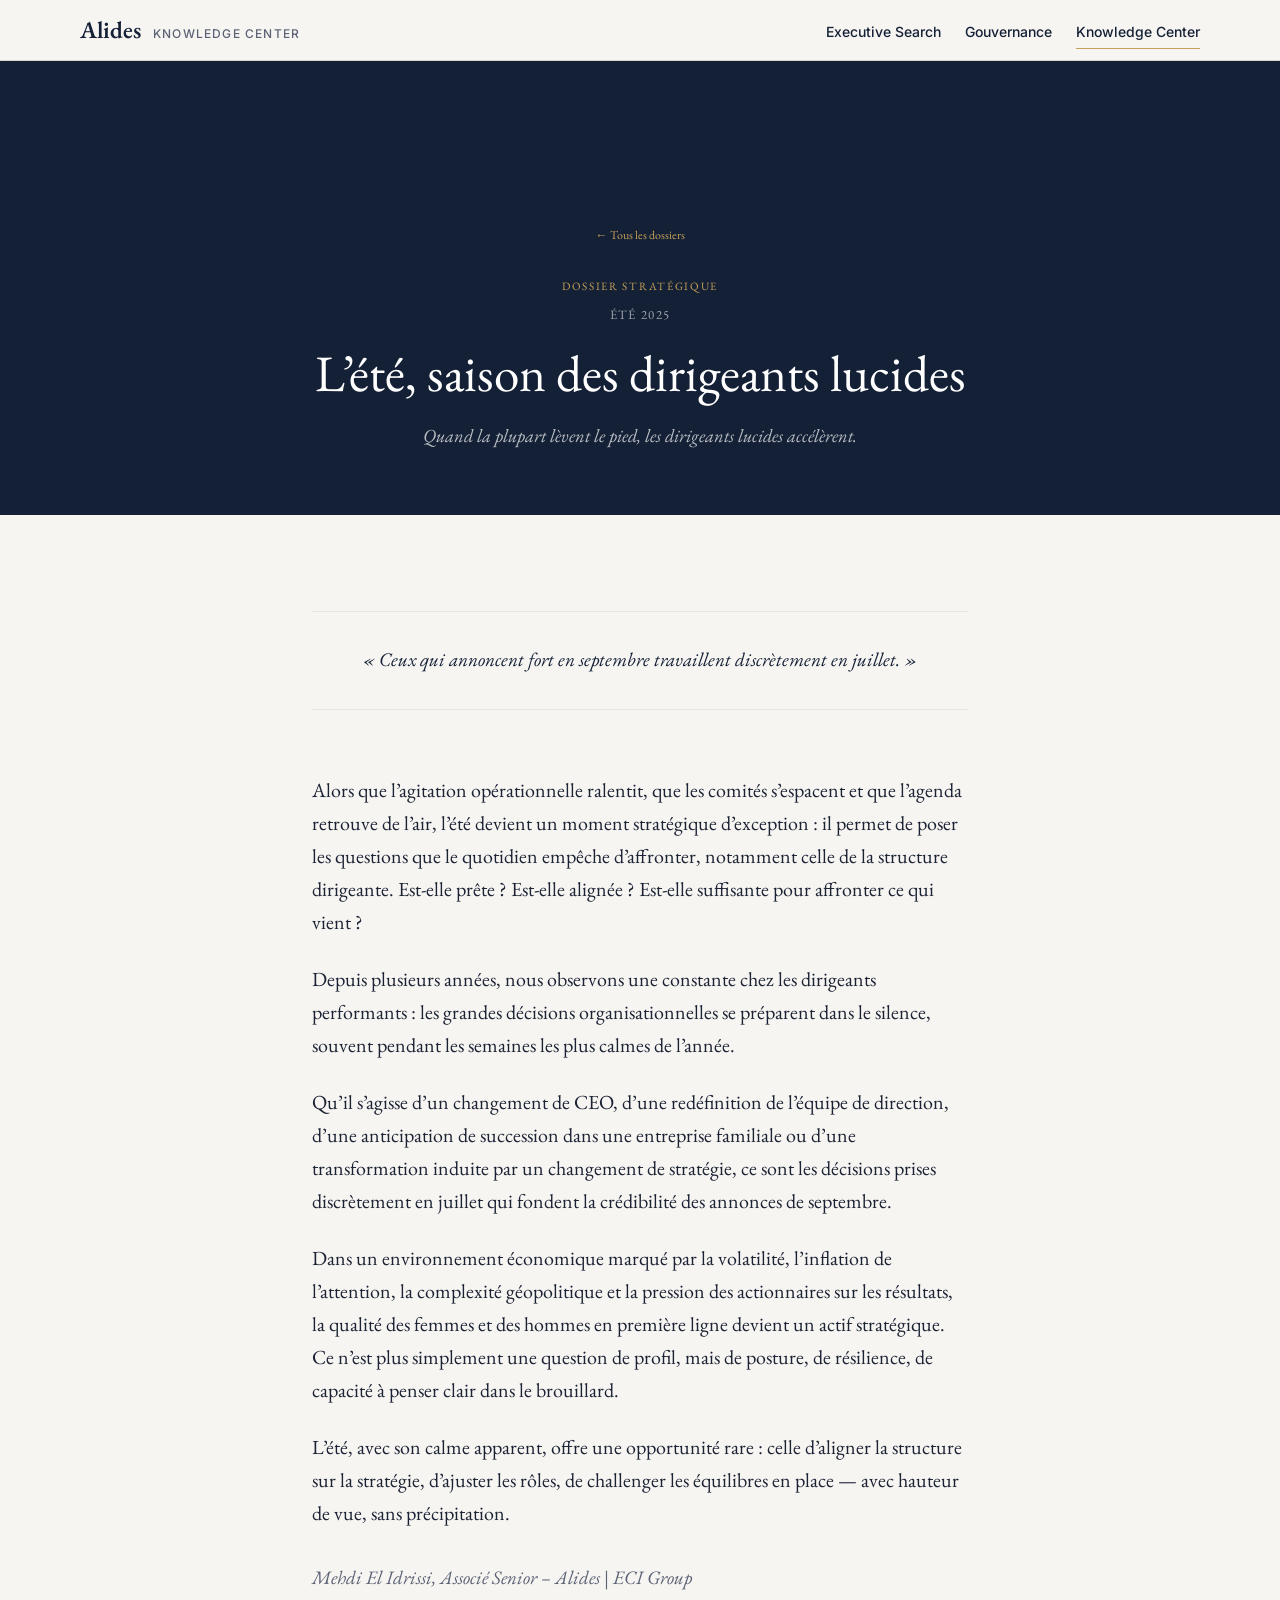
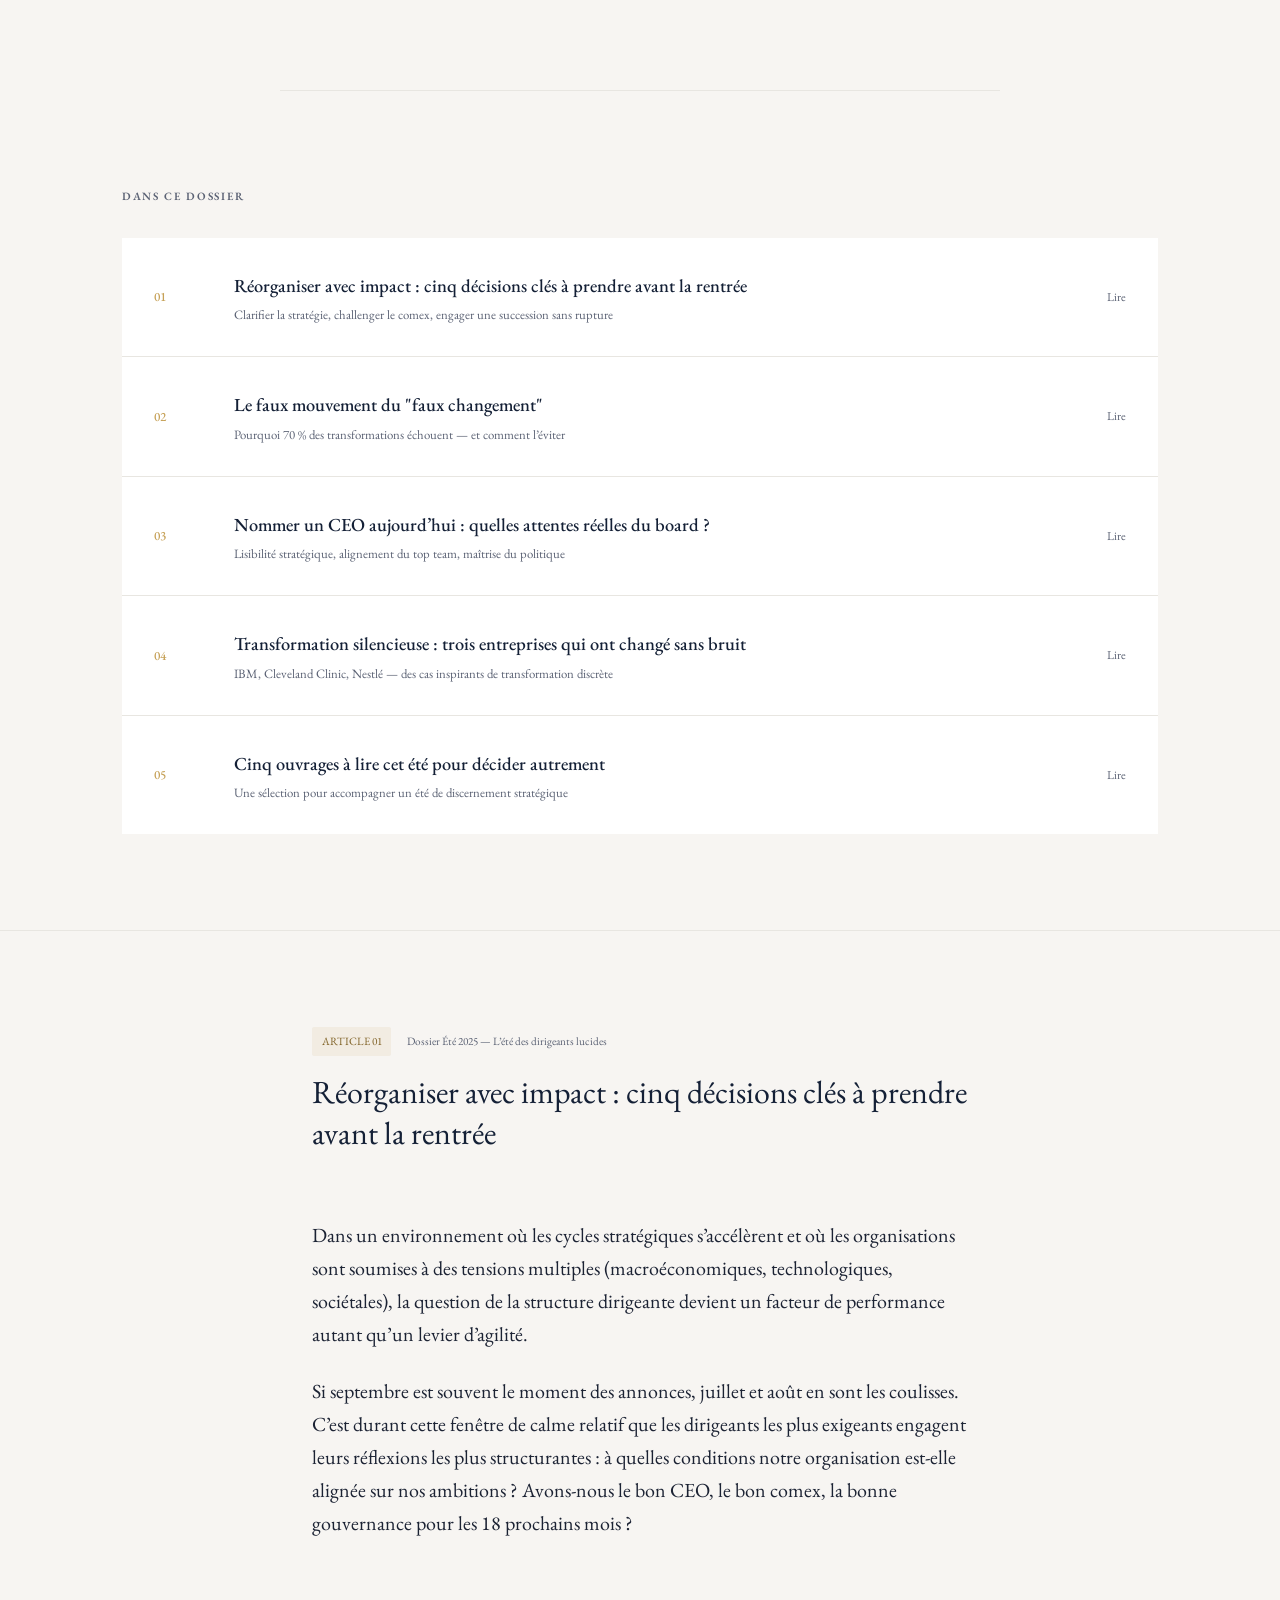
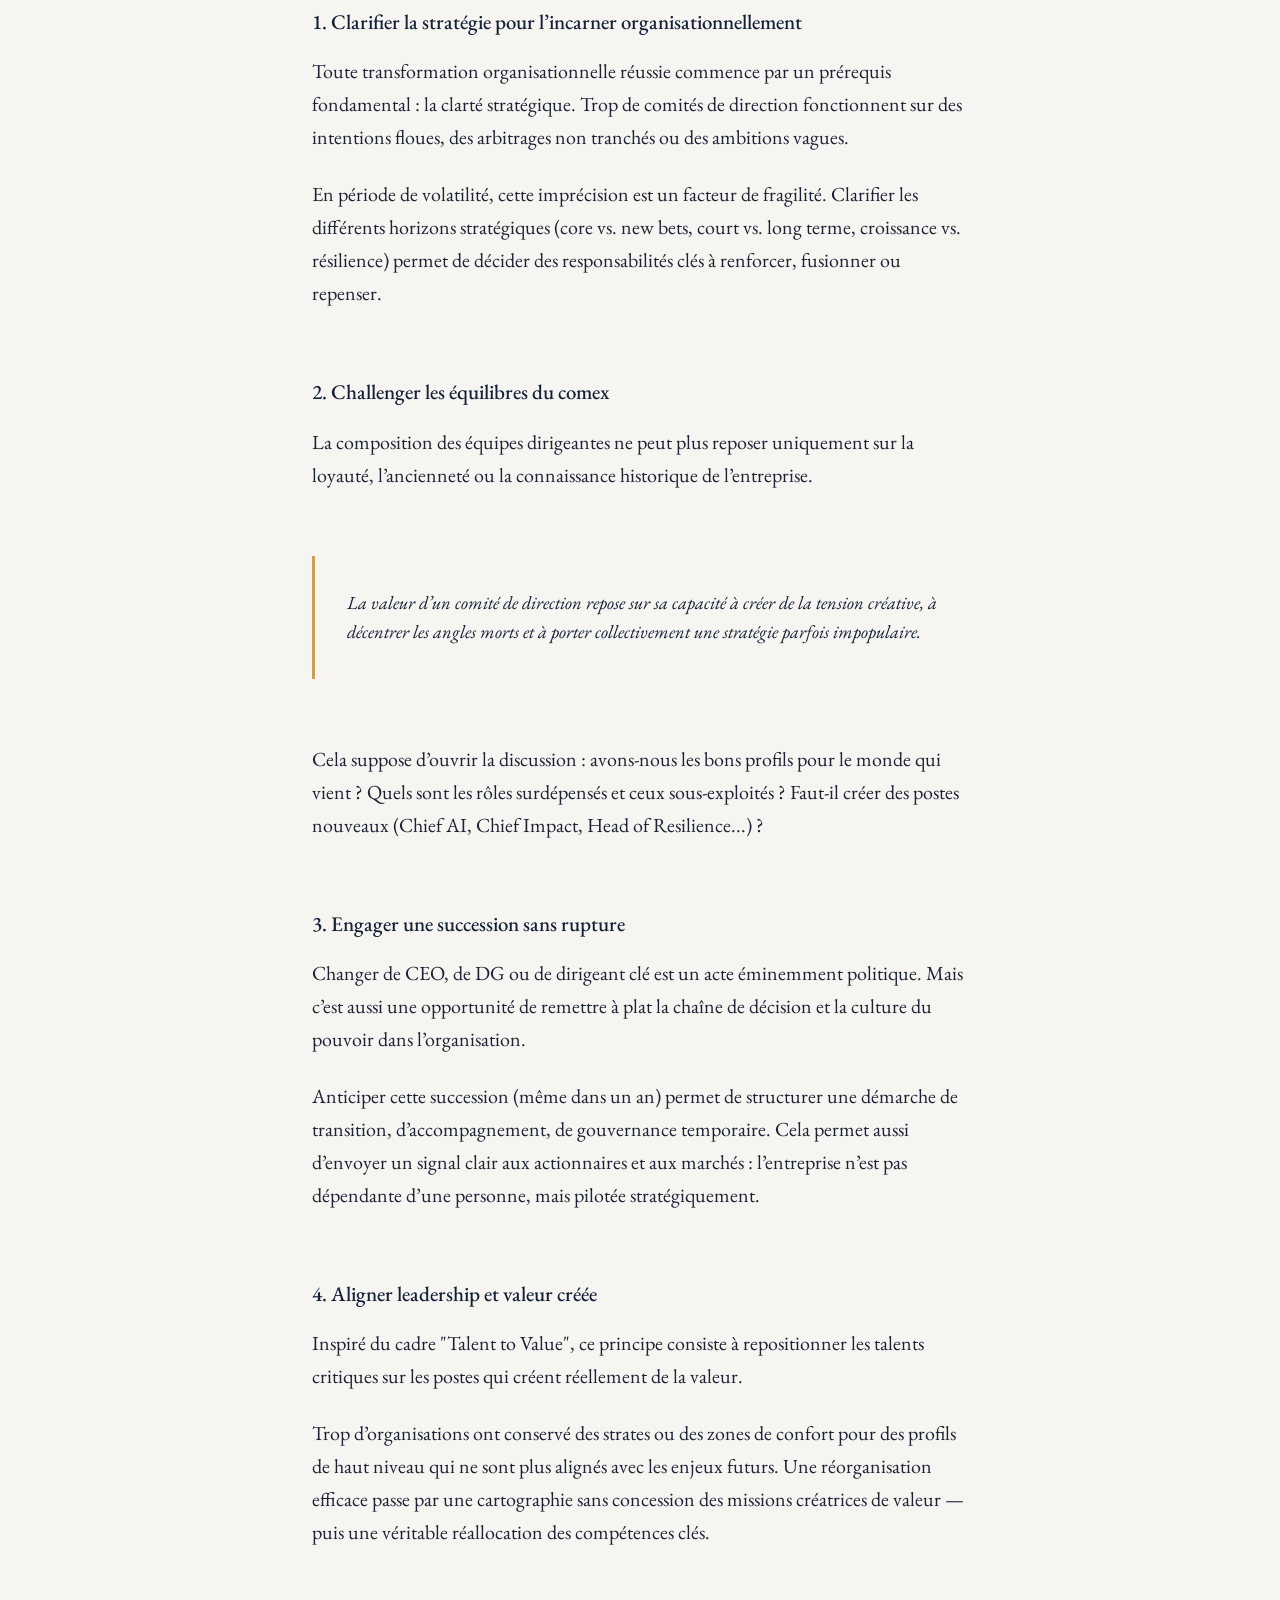
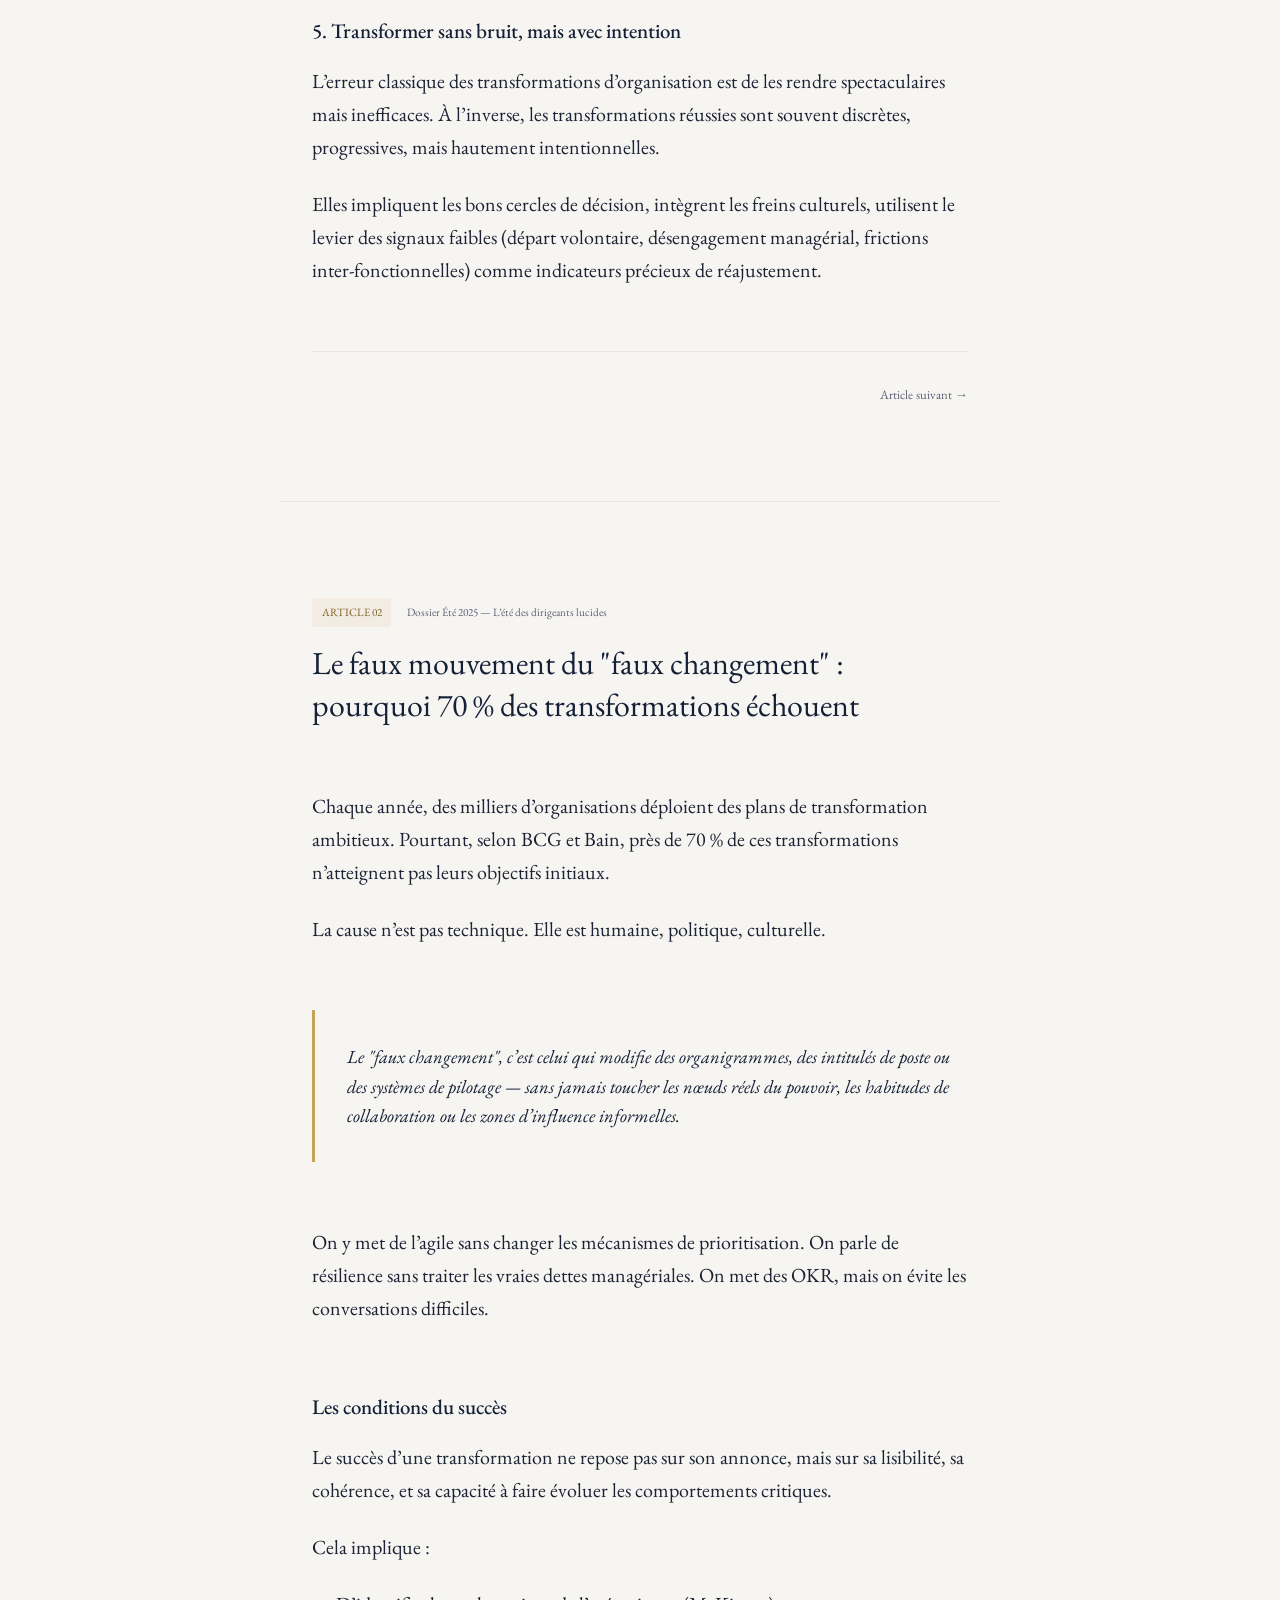
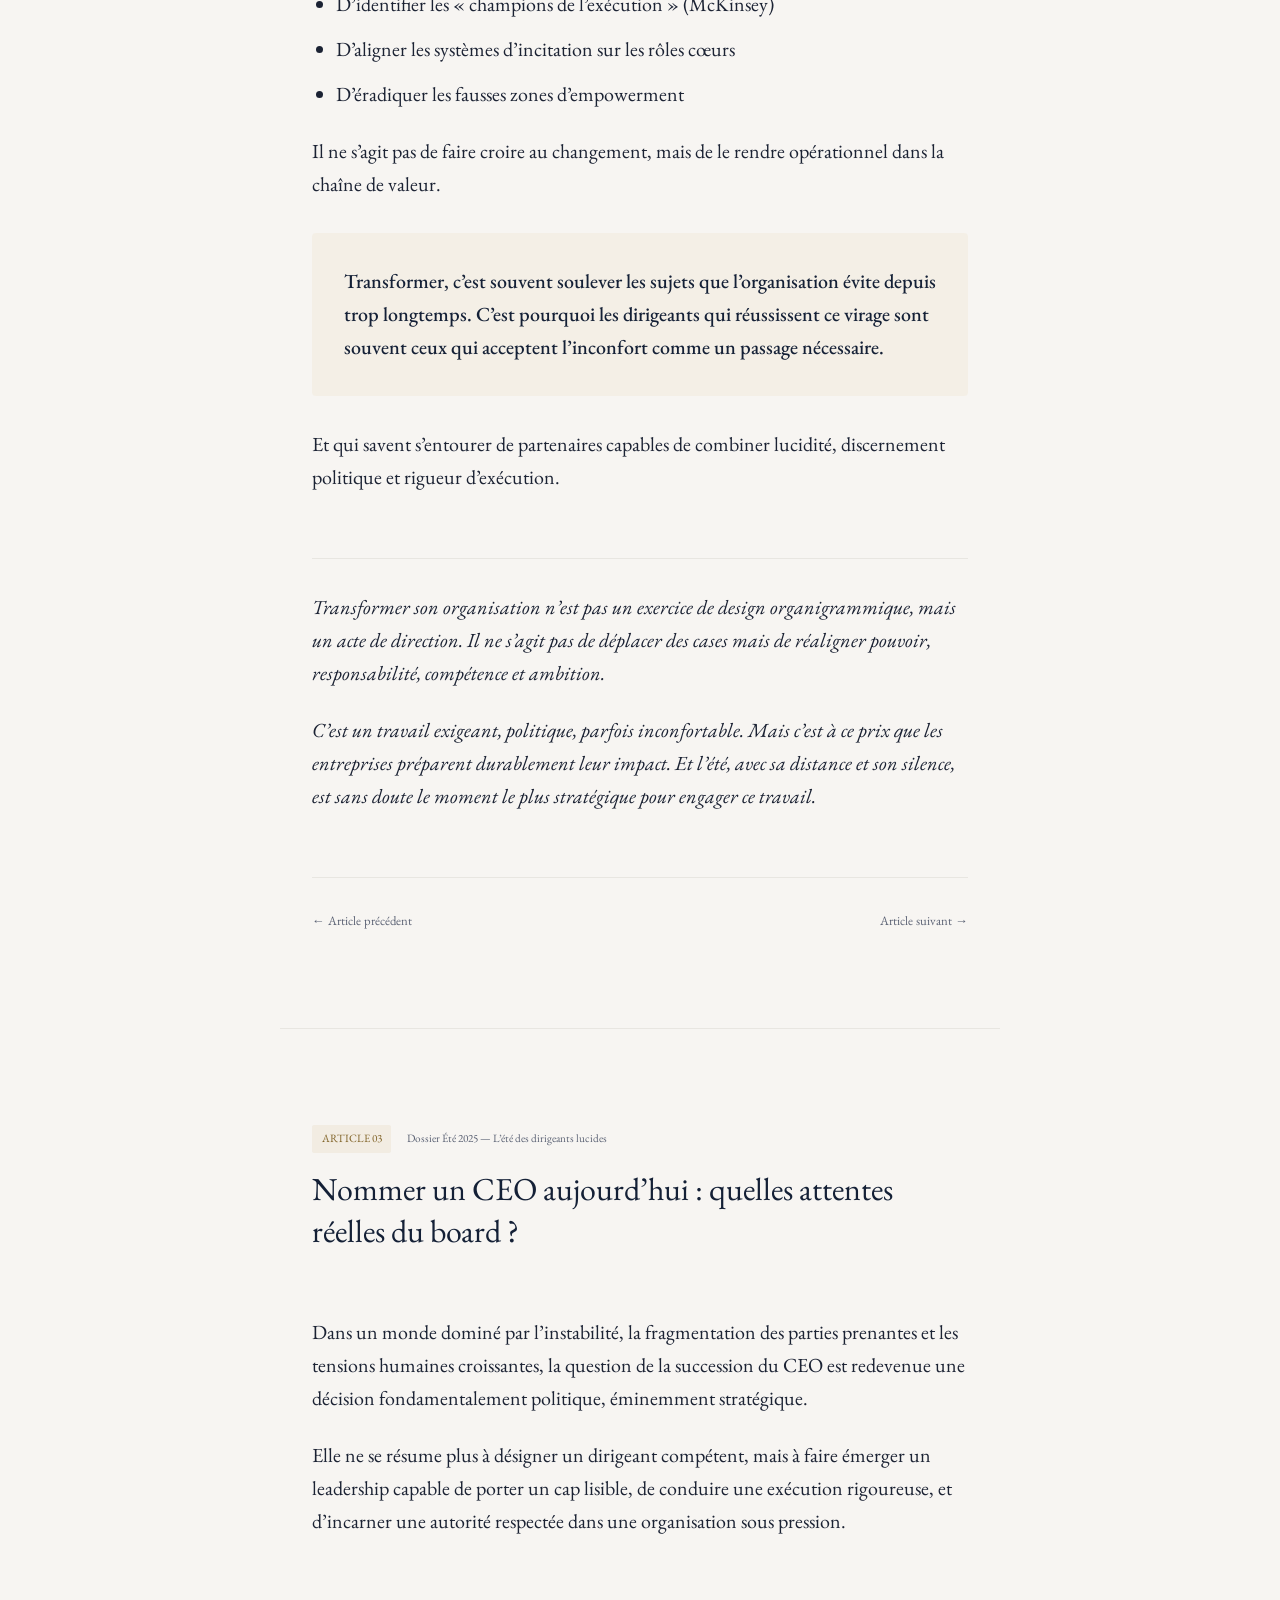
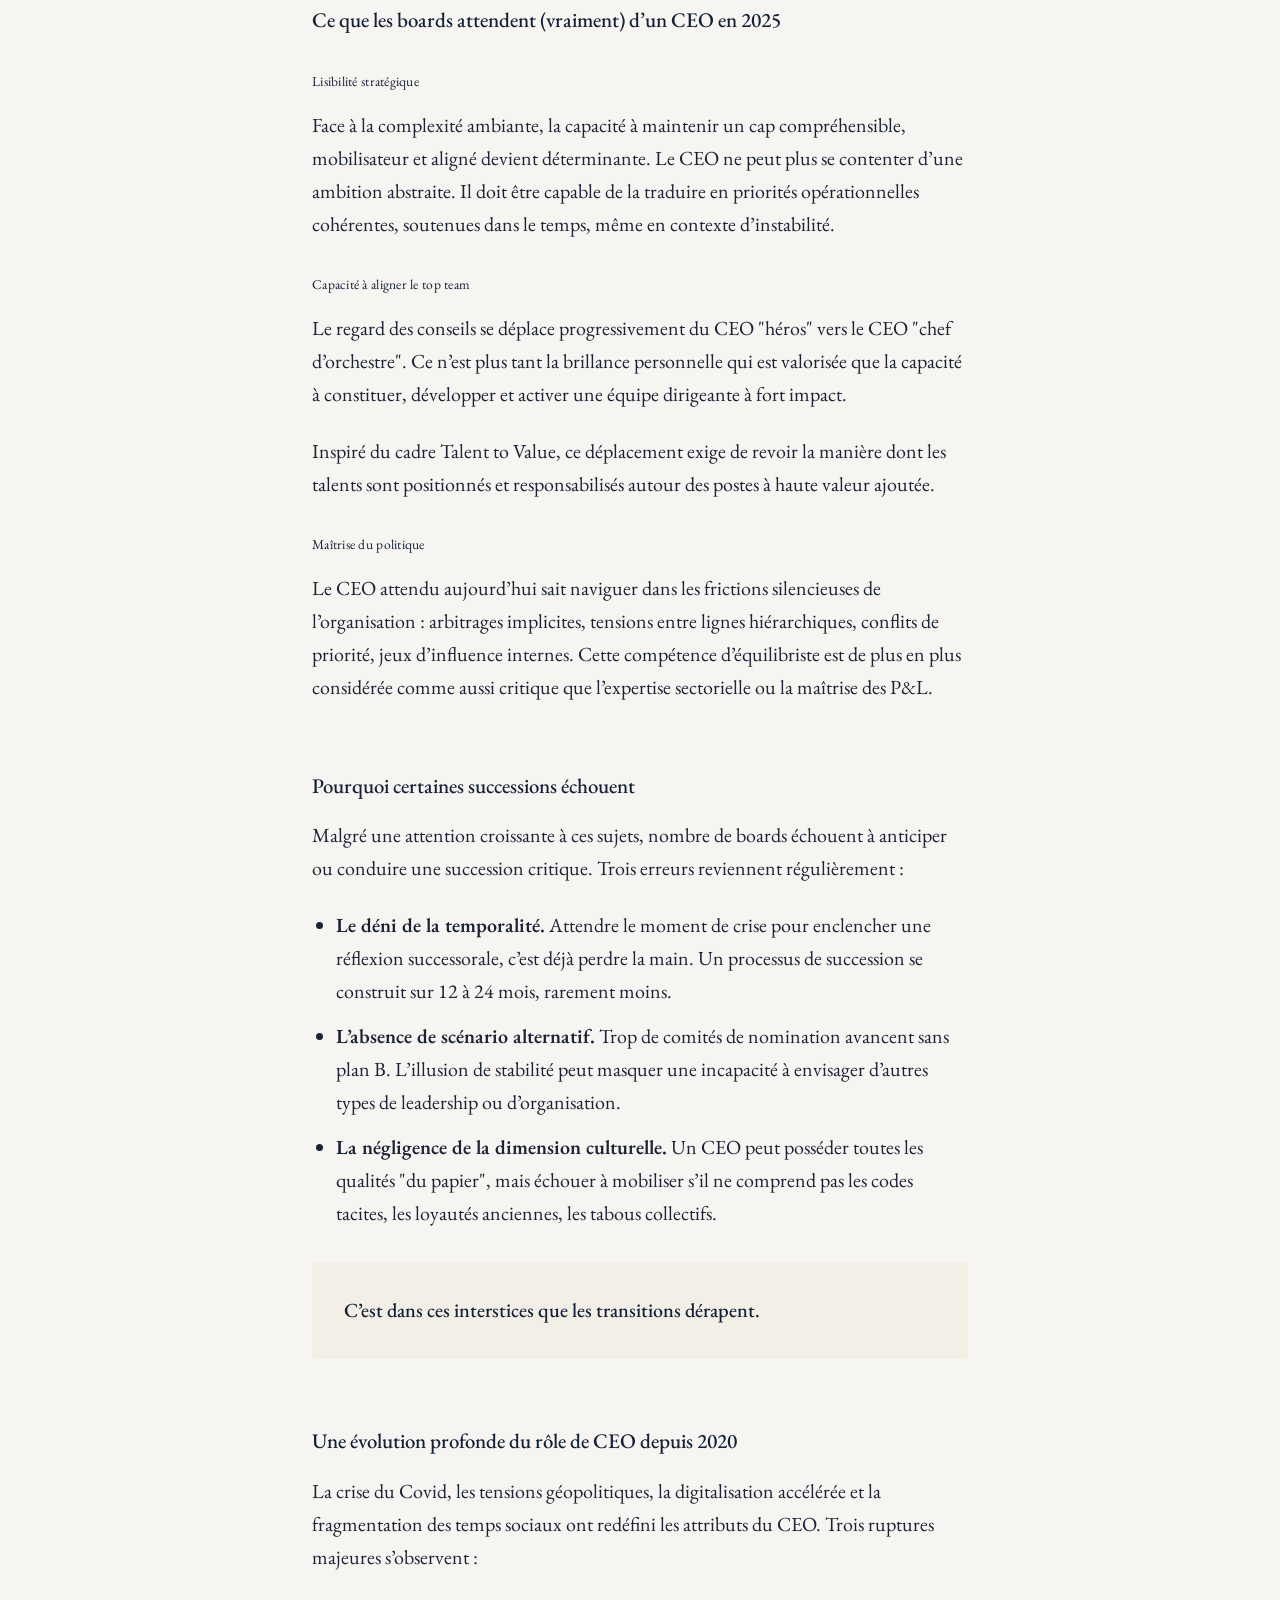
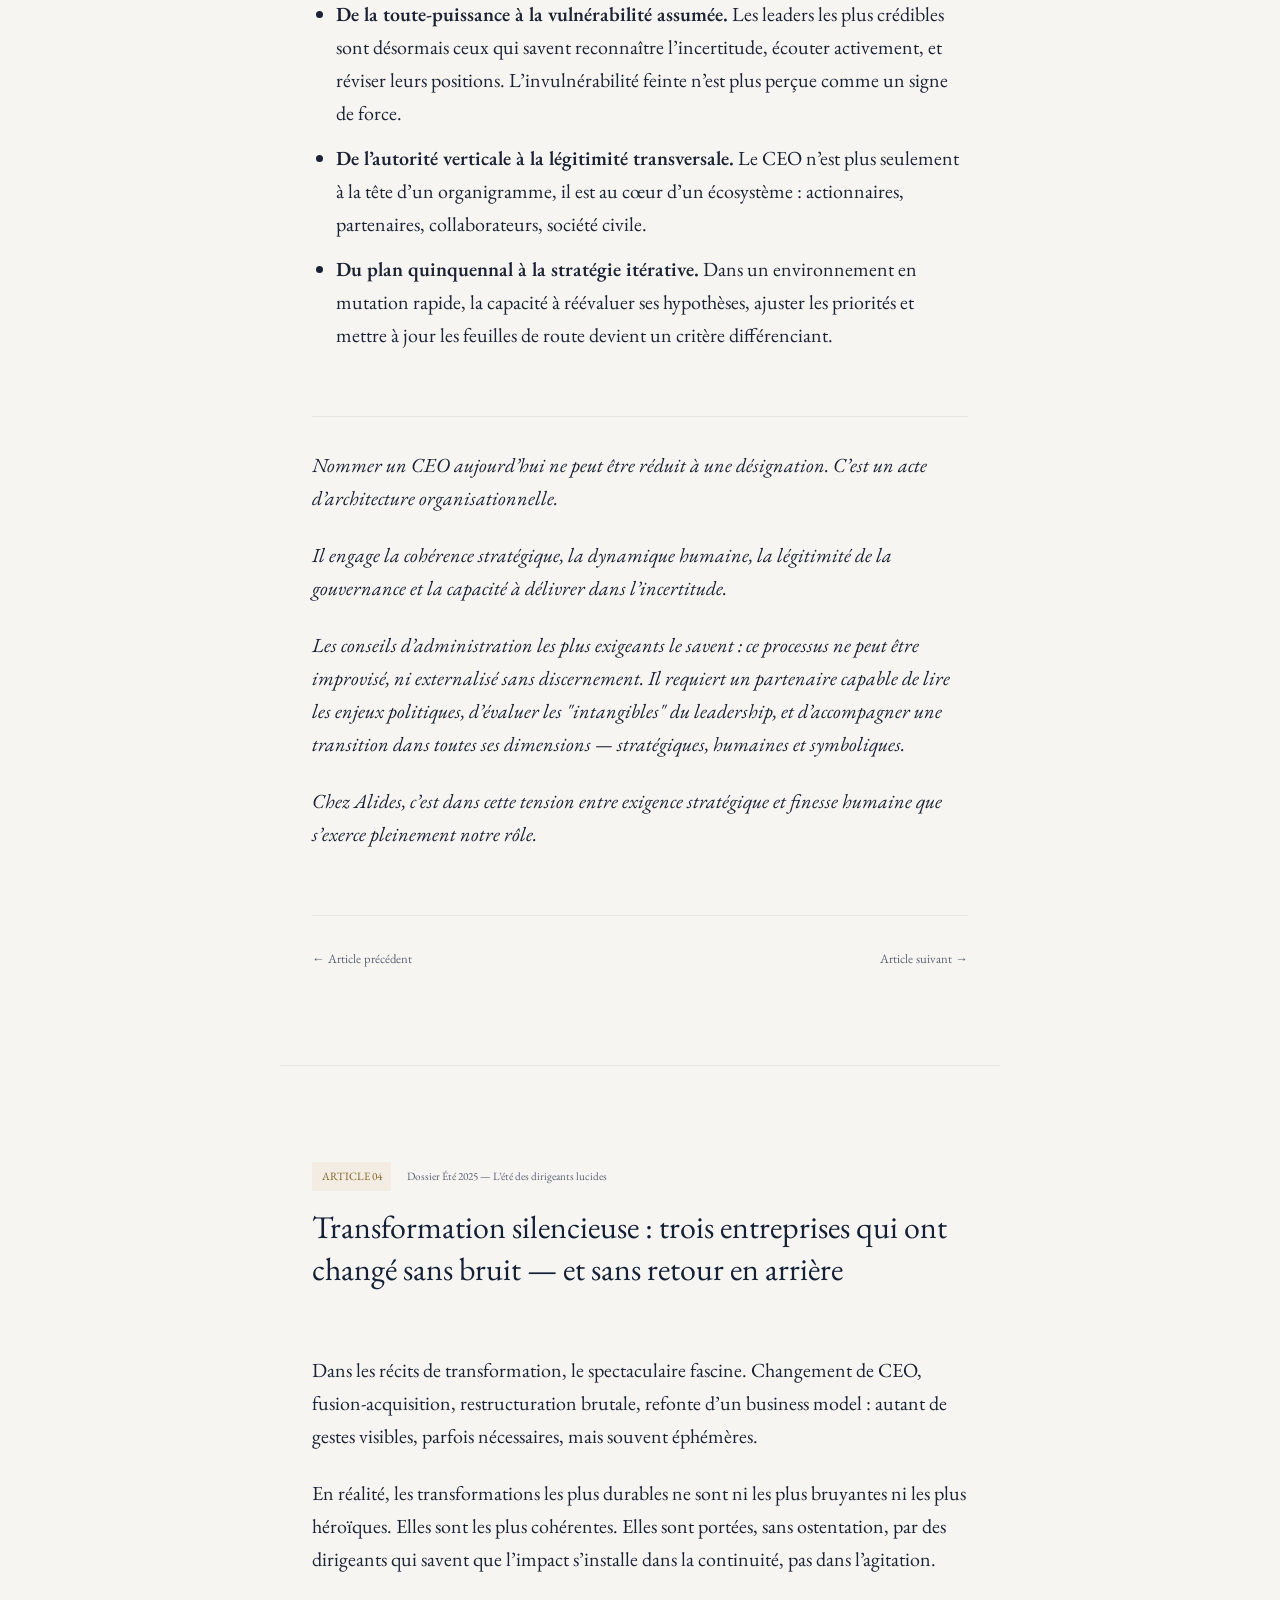
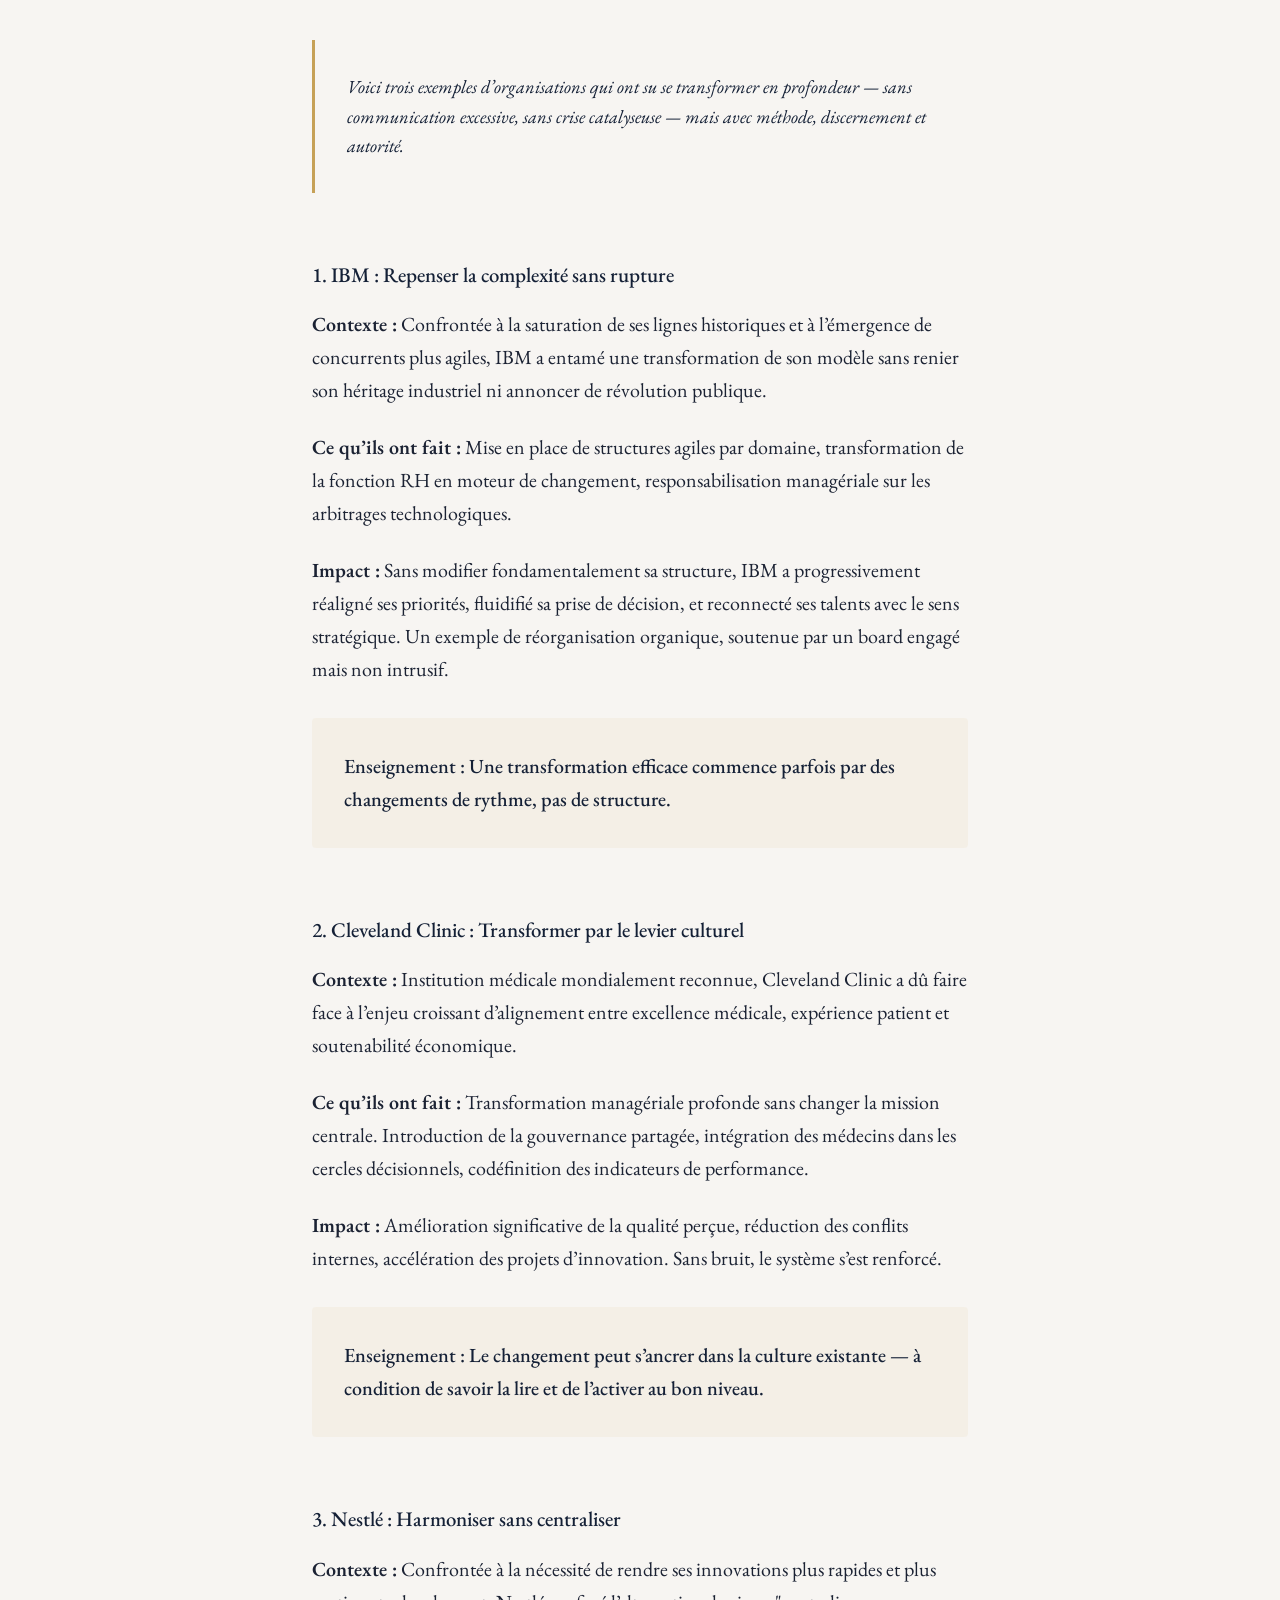
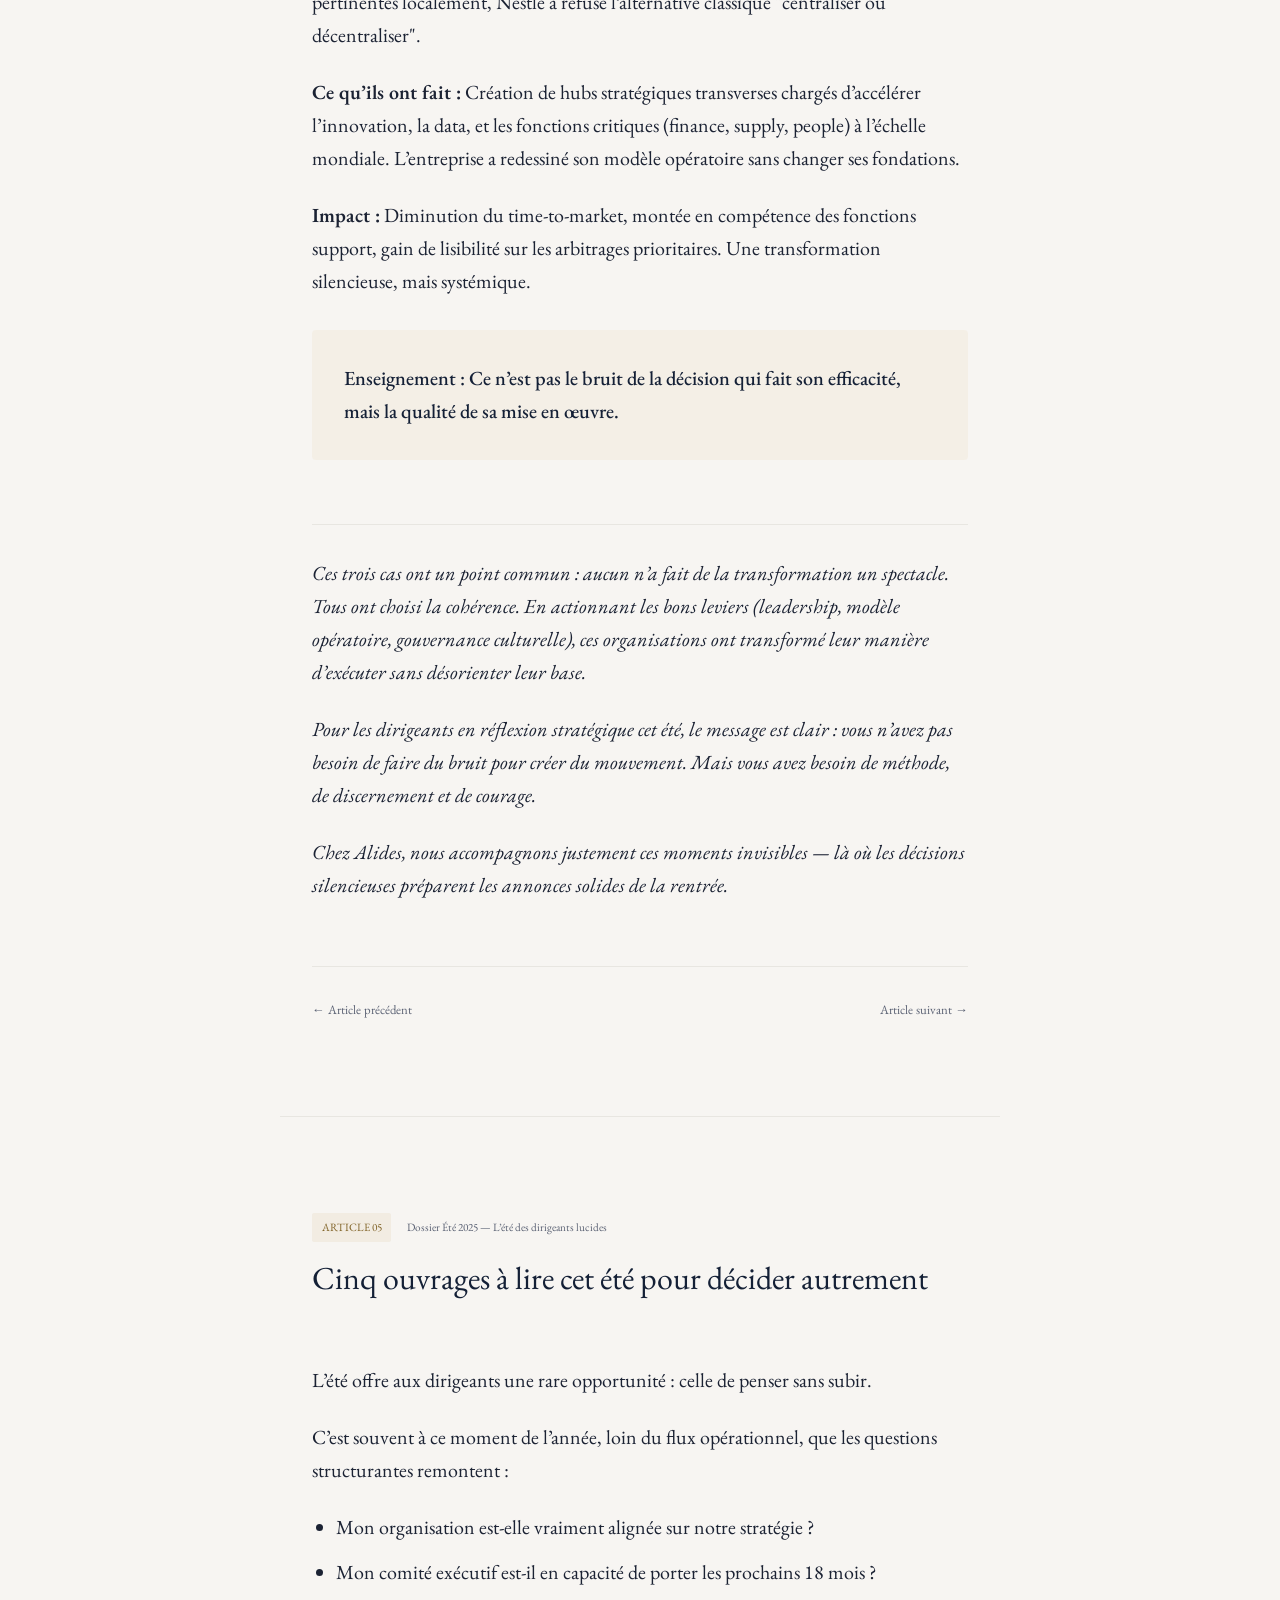
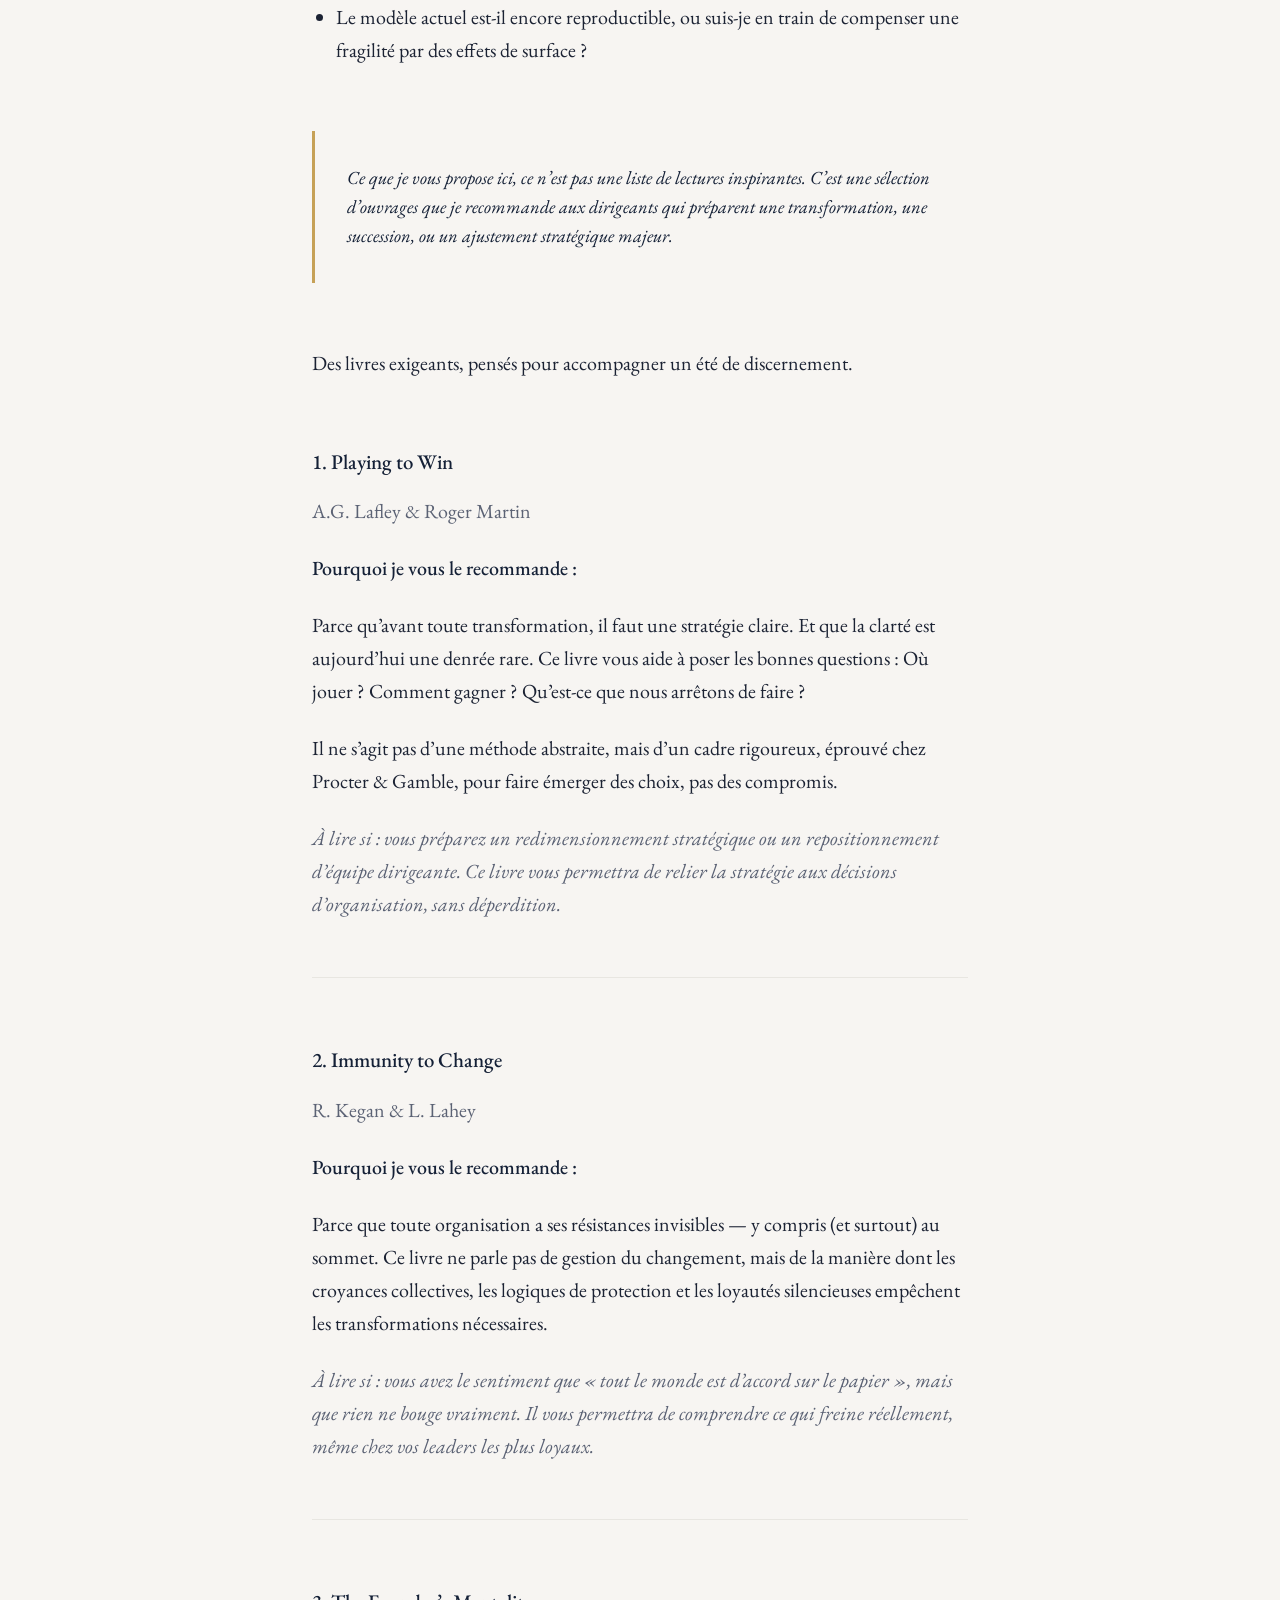
<file: dossier-ete-2025-complet.html>
<!DOCTYPE html>
<html lang="fr">
<head>
    <meta charset="UTF-8">
    <meta name="viewport" content="width=device-width, initial-scale=1.0">
    <title>L'été, saison des dirigeants lucides — Dossier Stratégique Été 2025 | Alides</title>
    <meta name="description" content="Dossier stratégique Alides Été 2025 : les grandes décisions organisationnelles se préparent dans le silence, souvent pendant les semaines les plus calmes de l'année.">
<style>
        :root {
            --color-primary: #142036;
            --color-gold: #C6A157;
            --color-ivory: #FAFAF8;
            --color-text: #3A4A5C;
            --color-text-light: #6B7B8C;
            --color-border: #E8E6E1;
            --font-serif: 'EB Garamond', Georgia, serif;
            --font-sans: 'Inter', -apple-system, sans-serif;
            --space-xs: 0.5rem;
            --space-sm: 1rem;
            --space-md: 2rem;
            --space-lg: 4rem;
            --space-xl: 6rem;
            --max-width: 720px;
            --max-width-wide: 1100px;
        }

        * {
            margin: 0;
            padding: 0;
            box-sizing: border-box;
        }

        html {
            scroll-behavior: smooth; height: auto; overflow-x: hidden;
        }

        body { min-height: 100%; height: auto;
            font-family: var(--font-serif);
            font-size: 19px;
            line-height: 1.7;
            color: var(--color-text);
            background-color: var(--color-ivory);
            -webkit-font-smoothing: antialiased;
        }

        /* Header */
        .header {
            position: fixed;
            top: 0;
            left: 0;
            right: 0;
            z-index: 100;
            background: var(--color-primary);
            padding: 1rem 2rem;
        }

        .header-inner {
            max-width: var(--max-width-wide);
            margin: 0 auto;
            display: flex;
            justify-content: space-between;
            align-items: center;
        }

        .logo {
            font-family: var(--font-serif);
            font-size: 1.4rem;
            font-weight: 400;
            color: white;
            text-decoration: none;
            letter-spacing: 0;
        }

        .header-nav {
            display: flex;
            gap: 2rem;
        }

        .header-nav a {
            font-size: 1.4rem;
            font-size: 0.75rem;
            color: rgba(255,255,255,0.7);
            text-decoration: none;
            letter-spacing: 0.03em;
            transition: color 0.2s ease;
        }

        .header-nav a:hover {
            color: var(--color-gold);
        }

        /* Hero */
        .hero {
            padding: calc(var(--space-xl) + 60px) var(--space-md) var(--space-lg);
            background: var(--color-primary);
            color: white;
            text-align: center;
        }

        .hero-back {
            display: inline-block;
            font-size: 1.4rem;
            font-size: 0.75rem;
            color: var(--color-gold);
            text-decoration: none;
            letter-spacing: 0;
            margin-bottom: var(--space-md);
            transition: opacity 0.2s ease;
        }

        .hero-back:hover {
            opacity: 0.8;
        }

        .hero-label {
            font-size: 1.4rem;
            font-size: 0.7rem;
            letter-spacing: 0.15em;
            text-transform: uppercase;
            color: var(--color-gold);
            margin-bottom: var(--space-xs);
        }

        .hero-quarter {
            font-size: 1.4rem;
            font-size: 0.8rem;
            letter-spacing: 0.1em;
            color: rgba(255,255,255,0.6);
            margin-bottom: var(--space-sm);
        }

        .hero h1 {
            font-family: var(--font-serif);
            font-size: clamp(2.2rem, 5vw, 3.2rem);
            font-weight: 400;
            line-height: 1.2;
            margin-bottom: var(--space-sm);
            max-width: 800px;
            margin-left: auto;
            margin-right: auto;
        }

        .hero-subtitle {
            font-family: var(--font-serif);
            font-size: 1.15rem;
            font-style: italic;
            color: rgba(255,255,255,0.7);
            max-width: 600px;
            margin: 0 auto;
        }

        /* Introduction */
        .intro {
            max-width: var(--max-width);
            margin: 0 auto;
            padding: var(--space-xl) var(--space-md);
            border-bottom: 1px solid var(--color-border);
        }

        .intro-epigraph {
            font-size: 1.2rem;
            font-style: italic;
            color: var(--color-primary);
            text-align: center;
            margin-bottom: var(--space-lg);
            padding: var(--space-md) 0;
            border-top: 1px solid var(--color-border);
            border-bottom: 1px solid var(--color-border);
        }

        .intro-text {
            line-height: 1.8;
            color: var(--color-text);
        }

        .intro-text p {
            margin-bottom: 1.5rem;
        }

        .intro-text p:last-child {
            margin-bottom: 0;
        }

        .intro-signature {
            margin-top: var(--space-md);
            font-style: italic;
            color: var(--color-text-light);
        }

        /* Table of Contents */
        .toc {
            max-width: var(--max-width-wide);
            margin: 0 auto;
            padding: var(--space-xl) var(--space-md);
        }

        .toc-title {
            font-size: 1.4rem;
            font-size: 0.7rem;
            letter-spacing: 0.15em;
            text-transform: uppercase;
            color: var(--color-text-light);
            margin-bottom: var(--space-md);
        }

        .toc-list {
            display: flex;
            flex-direction: column;
            gap: 1px;
            background: var(--color-border);
        }

        .toc-item {
            display: grid;
            grid-template-columns: 3rem 1fr auto;
            gap: var(--space-md);
            align-items: center;
            padding: var(--space-md);
            background: white;
            text-decoration: none;
            transition: all 0.2s ease;
        }

        .toc-item:hover {
            background: var(--color-ivory);
        }

        .toc-item:hover .toc-link {
            color: var(--color-gold);
        }

        .toc-number {
            font-size: 1.4rem;
            font-size: 0.8rem;
            color: var(--color-gold);
            font-weight: 500;
        }

        .toc-content h3 {
            font-family: var(--font-serif);
            font-size: 1.15rem;
            font-weight: 500;
            color: var(--color-primary);
            margin-bottom: 0.25rem;
        }

        .toc-content p {
            font-size: 1.4rem;
            font-size: 0.8rem;
            color: var(--color-text-light);
            line-height: 1.5;
        }

        .toc-link {
            font-size: 1.4rem;
            font-size: 0.75rem;
            color: var(--color-text-light);
            transition: color 0.2s ease;
        }

        /* Articles */
        .articles {
            border-top: 1px solid var(--color-border);
        }

        .article {
            max-width: var(--max-width);
            margin: 0 auto;
            padding: var(--space-xl) var(--space-md);
            border-bottom: 1px solid var(--color-border);
        }

        .article-header {
            margin-bottom: var(--space-lg);
        }

        .article-meta {
            display: flex;
            align-items: center;
            gap: var(--space-sm);
            margin-bottom: var(--space-sm);
        }

        .article-number {
            font-size: 1.4rem;
            font-size: 0.7rem;
            font-weight: 400;
            color: var(--color-gold);
            background: rgba(198, 161, 87, 0.1);
            padding: 0.3rem 0.6rem;
            border-radius: 2px;
            letter-spacing: 0;
        }

        .article-dossier {
            font-size: 1.4rem;
            font-size: 0.7rem;
            color: var(--color-text-light);
            letter-spacing: 0;
        }

        .article h2 {
            font-family: var(--font-serif);
            font-size: clamp(1.6rem, 4vw, 2rem);
            font-weight: 400;
            color: var(--color-primary);
            line-height: 1.3;
            margin-bottom: var(--space-sm);
        }

        .article-subtitle {
            font-family: var(--font-serif);
            font-style: italic;
            color: var(--color-text-light);
        }

        .article-content h3 {
            font-family: var(--font-serif);
            font-size: 1.3rem;
            font-weight: 500;
            color: var(--color-primary);
            margin-top: var(--space-lg);
            margin-bottom: var(--space-sm);
        }

        .article-content h4 {
            font-size: 1.4rem;
            font-size: 0.85rem;
            font-weight: 400;
            color: var(--color-primary);
            letter-spacing: 0.02em;
            margin-top: var(--space-md);
            margin-bottom: var(--space-sm);
        }

        .article-content p {
            margin-bottom: 1.5rem;
        }

        .article-content ul, .article-content ol {
            margin-bottom: 1.5rem;
            padding-left: 1.5rem;
        }

        .article-content li {
            margin-bottom: 0.75rem;
        }

        .article-content li:last-child {
            margin-bottom: 0;
        }

        .pull-quote {
            margin: var(--space-lg) 0;
            padding: var(--space-md) 0;
            padding-left: var(--space-md);
            border-left: 3px solid var(--color-gold);
            font-size: 1.15rem;
            font-style: italic;
            color: var(--color-primary);
            line-height: 1.6;
        }

        .key-point {
            background: rgba(198, 161, 87, 0.08);
            padding: var(--space-md);
            margin: var(--space-md) 0;
            border-radius: 4px;
        }

        .key-point p {
            margin-bottom: 0;
            font-weight: 500;
            color: var(--color-primary);
        }

        .article-conclusion {
            margin-top: var(--space-lg);
            padding-top: var(--space-md);
            border-top: 1px solid var(--color-border);
        }

        .article-conclusion p {
            font-style: italic;
            color: var(--color-text);
        }

        /* Book recommendation */
        .book-item {
            margin-bottom: var(--space-lg);
            padding-bottom: var(--space-md);
            border-bottom: 1px solid var(--color-border);
        }

        .book-item:last-of-type {
            border-bottom: none;
        }

        .book-title {
            font-family: var(--font-serif);
            font-size: 1.15rem;
            font-weight: 500;
            color: var(--color-primary);
            margin-bottom: var(--space-xs);
        }

        .book-author {
            font-size: 1.4rem;
            font-size: 0.8rem;
            color: var(--color-text-light);
            margin-bottom: var(--space-sm);
        }

        .book-why {
            font-weight: 500;
            color: var(--color-primary);
            margin-bottom: 0.5rem;
        }

        .book-if {
            font-style: italic;
            color: var(--color-text-light);
            font-size: 0.95rem;
        }

        /* Article Navigation */
        .article-nav {
            display: flex;
            justify-content: space-between;
            align-items: center;
            margin-top: var(--space-lg);
            padding-top: var(--space-md);
            border-top: 1px solid var(--color-border);
        }

        .article-nav a {
            font-size: 1.4rem;
            font-size: 0.8rem;
            color: var(--color-text-light);
            text-decoration: none;
            transition: color 0.2s ease;
        }

        .article-nav a:hover {
            color: var(--color-gold);
        }

        .article-nav-prev::before {
            content: "← ";
        }

        .article-nav-next::after {
            content: " →";
        }

        /* Other Dossiers */
        .other-dossiers {
            background: white;
            padding: var(--space-xl) var(--space-md);
        }

        .other-dossiers-inner {
            max-width: var(--max-width-wide);
            margin: 0 auto;
        }

        .section-title {
            font-size: 1.4rem;
            font-size: 0.7rem;
            letter-spacing: 0.15em;
            text-transform: uppercase;
            color: var(--color-text-light);
            margin-bottom: var(--space-md);
        }

        .dossiers-grid {
            display: grid;
            grid-template-columns: repeat(auto-fit, minmax(280px, 1fr));
            gap: var(--space-md);
        }

        .dossier-card {
            padding: var(--space-md);
            border: 1px solid var(--color-border);
            text-decoration: none;
            transition: all 0.2s ease;
        }

        .dossier-card:hover {
            border-color: var(--color-gold);
        }

        .dossier-card-quarter {
            font-size: 1.4rem;
            font-size: 0.7rem;
            color: var(--color-gold);
            letter-spacing: 0.1em;
            margin-bottom: var(--space-xs);
        }

        .dossier-card h3 {
            font-family: var(--font-serif);
            font-weight: 500;
            color: var(--color-primary);
            margin-bottom: var(--space-xs);
        }

        .dossier-card p {
            font-size: 1.4rem;
            font-size: 0.75rem;
            color: var(--color-text-light);
        }

        /* CTA */
        .cta {
            background: var(--color-primary);
            padding: var(--space-xl) var(--space-md);
            text-align: center;
        }

        .cta-inner {
            max-width: 600px;
            margin: 0 auto;
        }

        .cta h2 {
            font-family: var(--font-serif);
            font-size: 1.5rem;
            font-weight: 400;
            color: white;
            margin-bottom: var(--space-md);
        }

        .cta-btn {
            display: inline-block;
            font-size: 1.4rem;
            font-size: 0.8rem;
            font-weight: 500;
            color: var(--color-gold);
            text-decoration: none;
            padding: 0.9rem 2rem;
            border: 1px solid var(--color-gold);
            letter-spacing: 0;
            transition: all 0.2s ease;
        }

        .cta-btn:hover {
            background: var(--color-gold);
            color: var(--color-primary);
        }

        /* Footer */
        .footer {
            background: var(--color-primary);
            padding: var(--space-md) var(--space-md);
            border-top: 1px solid rgba(255,255,255,0.1);
        }

        .footer-inner {
            max-width: var(--max-width-wide);
            margin: 0 auto;
            display: flex;
            justify-content: space-between;
            align-items: center;
        }

        .footer-links {
            display: flex;
            gap: var(--space-md);
        }

        .footer-links a {
            font-size: 1.4rem;
            font-size: 0.7rem;
            color: rgba(255,255,255,0.5);
            text-decoration: none;
            transition: color 0.2s ease;
        }

        .footer-links a:hover {
            color: var(--color-gold);
        }

        .footer-copy {
            font-size: 1.4rem;
            font-size: 0.7rem;
            color: rgba(255,255,255,0.4);
        }

        /* ==================== RESPONSIVE MOBILE ==================== */
        
        @media (max-width: 768px) {
            :root {
                --space-md: 1.5rem;
                --space-lg: 2.5rem;
                --space-xl: 3.5rem;
            }
            
            body { min-height: 100%; height: auto;
                font-size: 17px;
            }
            
            .header {
                padding: 0.8rem 1rem;
            }
            
            .header-nav {
                gap: 0;
            }
            
            .header-nav a:not(.active) {
                display: none;
            }
            
            .header-nav a.active {
                font-size: 0.7rem;
                padding: 0.4rem 0.8rem;
                background: rgba(198, 161, 87, 0.15);
                border-radius: 3px;
            }
            
            .hero {
                padding: calc(var(--space-lg) + 50px) 1.25rem var(--space-md);
            }
            
            .hero h1 {
                font-size: 1.8rem;
                line-height: 1.25;
            }
            
            .hero-subtitle {
                font-size: 1rem;
            }
            
            .intro {
                padding: var(--space-lg) 1.25rem;
            }
            
            .intro-epigraph {
                font-size: 1rem;
            }
            
            .toc {
                padding: var(--space-lg) 1.25rem;
            }
            
            .toc-item {
                grid-template-columns: 2.5rem 1fr;
                padding: 1rem;
            }
            
            .toc-link {
                display: none;
            }
            
            .toc-content h3 {
                font-size: 1rem;
            }
            
            .article {
                padding: var(--space-lg) 1.25rem;
            }
            
            .article h2 {
                font-size: 1.5rem;
            }
            
            .article-content h3 {
                font-size: 1.15rem;
            }
            
            .article-content p,
            .article-content li {
                font-size: 1rem;
            }
            
            .pull-quote {
                font-size: 1rem;
                padding-left: 1rem;
            }
            
            .key-point {
                padding: 1rem;
            }
            
            .book-item {
                padding: 1rem;
            }
            
            .book-title {
                font-size: 1.1rem;
            }
            
            .article-nav {
                flex-direction: column;
                gap: var(--space-sm);
                text-align: center;
            }
            
            .other-dossiers {
                padding: var(--space-lg) 1.25rem;
            }
            
            .dossiers-grid {
                grid-template-columns: 1fr;
            }
            
            .cta {
                padding: var(--space-lg) 1.25rem;
            }
            
            .cta h2 {
                font-size: 1.2rem;
            }
            
            .footer-inner {
                flex-direction: column;
                gap: var(--space-sm);
                text-align: center;
            }
            
            .footer-links {
                flex-wrap: wrap;
                justify-content: center;
            }
        }
        
        @media (max-width: 480px) {
            body { min-height: 100%; height: auto;
                font-size: 16px;
            }
            
            .hero h1 {
                font-size: 1.5rem;
            }
            
            .article h2 {
                font-size: 1.3rem;
            }
        }
    </style>
<script type="application/ld+json">{"@context":"https://schema.org","@type":"Article","headline":"L'été, saison des dirigeants lucides — Dossier Stratégique Été 2025","datePublished":"2025-08-01","dateModified":"2026-07-08","inLanguage":"fr","author":{"@type":"Organization","name":"Alides"},"publisher":{"@type":"Organization","name":"Alides"}}</script>
<!-- Charte commune de la revue : polices locales, couleurs, en-tête et pied de page -->
<script>document.documentElement.className+=' js';</script>
<link rel="stylesheet" href="revue-heritage.css">
</head>
<body>

    <div class="rv-bar" role="banner"><div class="rv-bar-inner">
<a class="rv-brand" href="https://www.alides.org" target="_top" rel="noopener">Alides <small>Knowledge Center</small></a>
<div class="rv-nav" role="navigation" aria-label="Navigation Alides">
<a class="rv-line" href="https://www.alides.org/executive-search-maroc-afrique" target="_top" rel="noopener">Executive Search</a>
<a class="rv-line" href="https://www.alides.org/board-services/board-advisory-questions" target="_top" rel="noopener">Gouvernance</a>
<a class="rv-line" href="index.html" aria-current="page">Knowledge Center</a>
</div></div></div>

    <!-- Hero -->
    <section class="hero">
        <a href="index.html" class="hero-back">← Tous les dossiers</a>
        <div class="hero-label">Dossier Stratégique</div>
        <div class="hero-quarter">ÉTÉ 2025</div>
        <h1>L’été, saison des dirigeants lucides</h1>
        <p class="hero-subtitle">Quand la plupart lèvent le pied, les dirigeants lucides accélèrent.</p>
    </section>

    <!-- Introduction -->
    <section class="intro">
        <p class="intro-epigraph">« Ceux qui annoncent fort en septembre travaillent discrètement en juillet. »</p>
        
        <div class="intro-text">
            <p>Alors que l’agitation opérationnelle ralentit, que les comités s’espacent et que l’agenda retrouve de l’air, l’été devient un moment stratégique d’exception : il permet de poser les questions que le quotidien empêche d’affronter, notamment celle de la structure dirigeante. Est-elle prête ? Est-elle alignée ? Est-elle suffisante pour affronter ce qui vient ?</p>
            
            <p>Depuis plusieurs années, nous observons une constante chez les dirigeants performants : les grandes décisions organisationnelles se préparent dans le silence, souvent pendant les semaines les plus calmes de l’année.</p>
            
            <p>Qu’il s’agisse d’un changement de CEO, d’une redéfinition de l’équipe de direction, d’une anticipation de succession dans une entreprise familiale ou d’une transformation induite par un changement de stratégie, ce sont les décisions prises discrètement en juillet qui fondent la crédibilité des annonces de septembre.</p>
            
            <p>Dans un environnement économique marqué par la volatilité, l’inflation de l’attention, la complexité géopolitique et la pression des actionnaires sur les résultats, la qualité des femmes et des hommes en première ligne devient un actif stratégique. Ce n’est plus simplement une question de profil, mais de posture, de résilience, de capacité à penser clair dans le brouillard.</p>
            
            <p>L’été, avec son calme apparent, offre une opportunité rare : celle d’aligner la structure sur la stratégie, d’ajuster les rôles, de challenger les équilibres en place — avec hauteur de vue, sans précipitation.</p>
        </div>
        
        <p class="intro-signature">Mehdi El Idrissi, Associé Senior – Alides | ECI Group</p>
    </section>

    <!-- Table of Contents -->
    <section class="toc">
        <h2 class="toc-title">Dans ce dossier</h2>
        <div class="toc-list">
            <a href="#article-1" class="toc-item">
                <span class="toc-number">01</span>
                <div class="toc-content">
                    <h3>Réorganiser avec impact : cinq décisions clés à prendre avant la rentrée</h3>
                    <p>Clarifier la stratégie, challenger le comex, engager une succession sans rupture</p>
                </div>
                <span class="toc-link">Lire</span>
            </a>
            <a href="#article-2" class="toc-item">
                <span class="toc-number">02</span>
                <div class="toc-content">
                    <h3>Le faux mouvement du "faux changement"</h3>
                    <p>Pourquoi 70 % des transformations échouent — et comment l’éviter</p>
                </div>
                <span class="toc-link">Lire</span>
            </a>
            <a href="#article-3" class="toc-item">
                <span class="toc-number">03</span>
                <div class="toc-content">
                    <h3>Nommer un CEO aujourd’hui : quelles attentes réelles du board ?</h3>
                    <p>Lisibilité stratégique, alignement du top team, maîtrise du politique</p>
                </div>
                <span class="toc-link">Lire</span>
            </a>
            <a href="#article-4" class="toc-item">
                <span class="toc-number">04</span>
                <div class="toc-content">
                    <h3>Transformation silencieuse : trois entreprises qui ont changé sans bruit</h3>
                    <p>IBM, Cleveland Clinic, Nestlé — des cas inspirants de transformation discrète</p>
                </div>
                <span class="toc-link">Lire</span>
            </a>
            <a href="#article-5" class="toc-item">
                <span class="toc-number">05</span>
                <div class="toc-content">
                    <h3>Cinq ouvrages à lire cet été pour décider autrement</h3>
                    <p>Une sélection pour accompagner un été de discernement stratégique</p>
                </div>
                <span class="toc-link">Lire</span>
            </a>
        </div>
    </section>

    <!-- Articles -->
    <section class="articles">

        <!-- Article 1 -->
        <article class="article" id="article-1">
            <div class="article-header">
                <div class="article-meta">
                    <span class="article-number">ARTICLE 01</span>
                    <span class="article-dossier">Dossier Été 2025 — L’été des dirigeants lucides</span>
                </div>
                <h2>Réorganiser avec impact : cinq décisions clés à prendre avant la rentrée</h2>
            </div>

            <div class="article-content">
                <p>Dans un environnement où les cycles stratégiques s’accélèrent et où les organisations sont soumises à des tensions multiples (macroéconomiques, technologiques, sociétales), la question de la structure dirigeante devient un facteur de performance autant qu’un levier d’agilité.</p>
                
                <p>Si septembre est souvent le moment des annonces, juillet et août en sont les coulisses. C’est durant cette fenêtre de calme relatif que les dirigeants les plus exigeants engagent leurs réflexions les plus structurantes : à quelles conditions notre organisation est-elle alignée sur nos ambitions ? Avons-nous le bon CEO, le bon comex, la bonne gouvernance pour les 18 prochains mois ?</p>

                <h3>1. Clarifier la stratégie pour l’incarner organisationnellement</h3>
                
                <p>Toute transformation organisationnelle réussie commence par un prérequis fondamental : la clarté stratégique. Trop de comités de direction fonctionnent sur des intentions floues, des arbitrages non tranchés ou des ambitions vagues.</p>
                
                <p>En période de volatilité, cette imprécision est un facteur de fragilité. Clarifier les différents horizons stratégiques (core vs. new bets, court vs. long terme, croissance vs. résilience) permet de décider des responsabilités clés à renforcer, fusionner ou repenser.</p>

                <h3>2. Challenger les équilibres du comex</h3>
                
                <p>La composition des équipes dirigeantes ne peut plus reposer uniquement sur la loyauté, l’ancienneté ou la connaissance historique de l’entreprise.</p>
                
                <div class="pull-quote">
                    La valeur d’un comité de direction repose sur sa capacité à créer de la tension créative, à décentrer les angles morts et à porter collectivement une stratégie parfois impopulaire.
                </div>
                
                <p>Cela suppose d’ouvrir la discussion : avons-nous les bons profils pour le monde qui vient ? Quels sont les rôles surdépensés et ceux sous-exploités ? Faut-il créer des postes nouveaux (Chief AI, Chief Impact, Head of Resilience...) ?</p>

                <h3>3. Engager une succession sans rupture</h3>
                
                <p>Changer de CEO, de DG ou de dirigeant clé est un acte éminemment politique. Mais c’est aussi une opportunité de remettre à plat la chaîne de décision et la culture du pouvoir dans l’organisation.</p>
                
                <p>Anticiper cette succession (même dans un an) permet de structurer une démarche de transition, d’accompagnement, de gouvernance temporaire. Cela permet aussi d’envoyer un signal clair aux actionnaires et aux marchés : l’entreprise n’est pas dépendante d’une personne, mais pilotée stratégiquement.</p>

                <h3>4. Aligner leadership et valeur créée</h3>
                
                <p>Inspiré du cadre "Talent to Value", ce principe consiste à repositionner les talents critiques sur les postes qui créent réellement de la valeur.</p>
                
                <p>Trop d’organisations ont conservé des strates ou des zones de confort pour des profils de haut niveau qui ne sont plus alignés avec les enjeux futurs. Une réorganisation efficace passe par une cartographie sans concession des missions créatrices de valeur — puis une véritable réallocation des compétences clés.</p>

                <h3>5. Transformer sans bruit, mais avec intention</h3>
                
                <p>L’erreur classique des transformations d’organisation est de les rendre spectaculaires mais inefficaces. À l’inverse, les transformations réussies sont souvent discrètes, progressives, mais hautement intentionnelles.</p>
                
                <p>Elles impliquent les bons cercles de décision, intègrent les freins culturels, utilisent le levier des signaux faibles (départ volontaire, désengagement managérial, frictions inter-fonctionnelles) comme indicateurs précieux de réajustement.</p>
            </div>

            <nav class="article-nav">
                <span></span>
                <a href="#article-2" class="article-nav-next">Article suivant</a>
            </nav>
        </article>

        <!-- Article 2 -->
        <article class="article" id="article-2">
            <div class="article-header">
                <div class="article-meta">
                    <span class="article-number">ARTICLE 02</span>
                    <span class="article-dossier">Dossier Été 2025 — L’été des dirigeants lucides</span>
                </div>
                <h2>Le faux mouvement du "faux changement" : pourquoi 70 % des transformations échouent</h2>
            </div>

            <div class="article-content">
                <p>Chaque année, des milliers d’organisations déploient des plans de transformation ambitieux. Pourtant, selon BCG et Bain, près de 70 % de ces transformations n’atteignent pas leurs objectifs initiaux.</p>
                
                <p>La cause n’est pas technique. Elle est humaine, politique, culturelle.</p>

                <div class="pull-quote">
                    Le "faux changement", c’est celui qui modifie des organigrammes, des intitulés de poste ou des systèmes de pilotage — sans jamais toucher les nœuds réels du pouvoir, les habitudes de collaboration ou les zones d’influence informelles.
                </div>
                
                <p>On y met de l’agile sans changer les mécanismes de prioritisation. On parle de résilience sans traiter les vraies dettes managériales. On met des OKR, mais on évite les conversations difficiles.</p>

                <h3>Les conditions du succès</h3>
                
                <p>Le succès d’une transformation ne repose pas sur son annonce, mais sur sa lisibilité, sa cohérence, et sa capacité à faire évoluer les comportements critiques.</p>
                
                <p>Cela implique :</p>
                <ul>
                    <li>D’identifier les « champions de l’exécution » (McKinsey)</li>
                    <li>D’aligner les systèmes d’incitation sur les rôles cœurs</li>
                    <li>D’éradiquer les fausses zones d’empowerment</li>
                </ul>
                
                <p>Il ne s’agit pas de faire croire au changement, mais de le rendre opérationnel dans la chaîne de valeur.</p>

                <div class="key-point">
                    <p>Transformer, c’est souvent soulever les sujets que l’organisation évite depuis trop longtemps. C’est pourquoi les dirigeants qui réussissent ce virage sont souvent ceux qui acceptent l’inconfort comme un passage nécessaire.</p>
                </div>
                
                <p>Et qui savent s’entourer de partenaires capables de combiner lucidité, discernement politique et rigueur d’exécution.</p>

                <div class="article-conclusion">
                    <p>Transformer son organisation n’est pas un exercice de design organigrammique, mais un acte de direction. Il ne s’agit pas de déplacer des cases mais de réaligner pouvoir, responsabilité, compétence et ambition.</p>
                    <p>C’est un travail exigeant, politique, parfois inconfortable. Mais c’est à ce prix que les entreprises préparent durablement leur impact. Et l’été, avec sa distance et son silence, est sans doute le moment le plus stratégique pour engager ce travail.</p>
                </div>
            </div>

            <nav class="article-nav">
                <a href="#article-1" class="article-nav-prev">Article précédent</a>
                <a href="#article-3" class="article-nav-next">Article suivant</a>
            </nav>
        </article>

        <!-- Article 3 -->
        <article class="article" id="article-3">
            <div class="article-header">
                <div class="article-meta">
                    <span class="article-number">ARTICLE 03</span>
                    <span class="article-dossier">Dossier Été 2025 — L’été des dirigeants lucides</span>
                </div>
                <h2>Nommer un CEO aujourd’hui : quelles attentes réelles du board ?</h2>
            </div>

            <div class="article-content">
                <p>Dans un monde dominé par l’instabilité, la fragmentation des parties prenantes et les tensions humaines croissantes, la question de la succession du CEO est redevenue une décision fondamentalement politique, éminemment stratégique.</p>
                
                <p>Elle ne se résume plus à désigner un dirigeant compétent, mais à faire émerger un leadership capable de porter un cap lisible, de conduire une exécution rigoureuse, et d’incarner une autorité respectée dans une organisation sous pression.</p>

                <h3>Ce que les boards attendent (vraiment) d’un CEO en 2025</h3>

                <h4>Lisibilité stratégique</h4>
                <p>Face à la complexité ambiante, la capacité à maintenir un cap compréhensible, mobilisateur et aligné devient déterminante. Le CEO ne peut plus se contenter d’une ambition abstraite. Il doit être capable de la traduire en priorités opérationnelles cohérentes, soutenues dans le temps, même en contexte d’instabilité.</p>

                <h4>Capacité à aligner le top team</h4>
                <p>Le regard des conseils se déplace progressivement du CEO "héros" vers le CEO "chef d’orchestre". Ce n’est plus tant la brillance personnelle qui est valorisée que la capacité à constituer, développer et activer une équipe dirigeante à fort impact.</p>
                
                <p>Inspiré du cadre Talent to Value, ce déplacement exige de revoir la manière dont les talents sont positionnés et responsabilisés autour des postes à haute valeur ajoutée.</p>

                <h4>Maîtrise du politique</h4>
                <p>Le CEO attendu aujourd’hui sait naviguer dans les frictions silencieuses de l’organisation : arbitrages implicites, tensions entre lignes hiérarchiques, conflits de priorité, jeux d’influence internes. Cette compétence d’équilibriste est de plus en plus considérée comme aussi critique que l’expertise sectorielle ou la maîtrise des P&L.</p>

                <h3>Pourquoi certaines successions échouent</h3>
                
                <p>Malgré une attention croissante à ces sujets, nombre de boards échouent à anticiper ou conduire une succession critique. Trois erreurs reviennent régulièrement :</p>

                <ul>
                    <li><strong>Le déni de la temporalité.</strong> Attendre le moment de crise pour enclencher une réflexion successorale, c’est déjà perdre la main. Un processus de succession se construit sur 12 à 24 mois, rarement moins.</li>
                    <li><strong>L’absence de scénario alternatif.</strong> Trop de comités de nomination avancent sans plan B. L’illusion de stabilité peut masquer une incapacité à envisager d’autres types de leadership ou d’organisation.</li>
                    <li><strong>La négligence de la dimension culturelle.</strong> Un CEO peut posséder toutes les qualités "du papier", mais échouer à mobiliser s’il ne comprend pas les codes tacites, les loyautés anciennes, les tabous collectifs.</li>
                </ul>

                <div class="key-point">
                    <p>C’est dans ces interstices que les transitions dérapent.</p>
                </div>

                <h3>Une évolution profonde du rôle de CEO depuis 2020</h3>
                
                <p>La crise du Covid, les tensions géopolitiques, la digitalisation accélérée et la fragmentation des temps sociaux ont redéfini les attributs du CEO. Trois ruptures majeures s’observent :</p>

                <ul>
                    <li><strong>De la toute-puissance à la vulnérabilité assumée.</strong> Les leaders les plus crédibles sont désormais ceux qui savent reconnaître l’incertitude, écouter activement, et réviser leurs positions. L’invulnérabilité feinte n’est plus perçue comme un signe de force.</li>
                    <li><strong>De l’autorité verticale à la légitimité transversale.</strong> Le CEO n’est plus seulement à la tête d’un organigramme, il est au cœur d’un écosystème : actionnaires, partenaires, collaborateurs, société civile.</li>
                    <li><strong>Du plan quinquennal à la stratégie itérative.</strong> Dans un environnement en mutation rapide, la capacité à réévaluer ses hypothèses, ajuster les priorités et mettre à jour les feuilles de route devient un critère différenciant.</li>
                </ul>

                <div class="article-conclusion">
                    <p>Nommer un CEO aujourd’hui ne peut être réduit à une désignation. C’est un acte d’architecture organisationnelle.</p>
                    <p>Il engage la cohérence stratégique, la dynamique humaine, la légitimité de la gouvernance et la capacité à délivrer dans l’incertitude.</p>
                    <p>Les conseils d’administration les plus exigeants le savent : ce processus ne peut être improvisé, ni externalisé sans discernement. Il requiert un partenaire capable de lire les enjeux politiques, d’évaluer les "intangibles" du leadership, et d’accompagner une transition dans toutes ses dimensions — stratégiques, humaines et symboliques.</p>
                    <p>Chez Alides, c’est dans cette tension entre exigence stratégique et finesse humaine que s’exerce pleinement notre rôle.</p>
                </div>
            </div>

            <nav class="article-nav">
                <a href="#article-2" class="article-nav-prev">Article précédent</a>
                <a href="#article-4" class="article-nav-next">Article suivant</a>
            </nav>
        </article>

        <!-- Article 4 -->
        <article class="article" id="article-4">
            <div class="article-header">
                <div class="article-meta">
                    <span class="article-number">ARTICLE 04</span>
                    <span class="article-dossier">Dossier Été 2025 — L’été des dirigeants lucides</span>
                </div>
                <h2>Transformation silencieuse : trois entreprises qui ont changé sans bruit — et sans retour en arrière</h2>
            </div>

            <div class="article-content">
                <p>Dans les récits de transformation, le spectaculaire fascine. Changement de CEO, fusion-acquisition, restructuration brutale, refonte d’un business model : autant de gestes visibles, parfois nécessaires, mais souvent éphémères.</p>
                
                <p>En réalité, les transformations les plus durables ne sont ni les plus bruyantes ni les plus héroïques. Elles sont les plus cohérentes. Elles sont portées, sans ostentation, par des dirigeants qui savent que l’impact s’installe dans la continuité, pas dans l’agitation.</p>

                <div class="pull-quote">
                    Voici trois exemples d’organisations qui ont su se transformer en profondeur — sans communication excessive, sans crise catalyseuse — mais avec méthode, discernement et autorité.
                </div>

                <h3>1. IBM : Repenser la complexité sans rupture</h3>
                
                <p><strong>Contexte :</strong> Confrontée à la saturation de ses lignes historiques et à l’émergence de concurrents plus agiles, IBM a entamé une transformation de son modèle sans renier son héritage industriel ni annoncer de révolution publique.</p>
                
                <p><strong>Ce qu’ils ont fait :</strong> Mise en place de structures agiles par domaine, transformation de la fonction RH en moteur de changement, responsabilisation managériale sur les arbitrages technologiques.</p>
                
                <p><strong>Impact :</strong> Sans modifier fondamentalement sa structure, IBM a progressivement réaligné ses priorités, fluidifié sa prise de décision, et reconnecté ses talents avec le sens stratégique. Un exemple de réorganisation organique, soutenue par un board engagé mais non intrusif.</p>

                <div class="key-point">
                    <p>Enseignement : Une transformation efficace commence parfois par des changements de rythme, pas de structure.</p>
                </div>

                <h3>2. Cleveland Clinic : Transformer par le levier culturel</h3>
                
                <p><strong>Contexte :</strong> Institution médicale mondialement reconnue, Cleveland Clinic a dû faire face à l’enjeu croissant d’alignement entre excellence médicale, expérience patient et soutenabilité économique.</p>
                
                <p><strong>Ce qu’ils ont fait :</strong> Transformation managériale profonde sans changer la mission centrale. Introduction de la gouvernance partagée, intégration des médecins dans les cercles décisionnels, codéfinition des indicateurs de performance.</p>
                
                <p><strong>Impact :</strong> Amélioration significative de la qualité perçue, réduction des conflits internes, accélération des projets d’innovation. Sans bruit, le système s’est renforcé.</p>

                <div class="key-point">
                    <p>Enseignement : Le changement peut s’ancrer dans la culture existante — à condition de savoir la lire et de l’activer au bon niveau.</p>
                </div>

                <h3>3. Nestlé : Harmoniser sans centraliser</h3>
                
                <p><strong>Contexte :</strong> Confrontée à la nécessité de rendre ses innovations plus rapides et plus pertinentes localement, Nestlé a refusé l’alternative classique "centraliser ou décentraliser".</p>
                
                <p><strong>Ce qu’ils ont fait :</strong> Création de hubs stratégiques transverses chargés d’accélérer l’innovation, la data, et les fonctions critiques (finance, supply, people) à l’échelle mondiale. L’entreprise a redessiné son modèle opératoire sans changer ses fondations.</p>
                
                <p><strong>Impact :</strong> Diminution du time-to-market, montée en compétence des fonctions support, gain de lisibilité sur les arbitrages prioritaires. Une transformation silencieuse, mais systémique.</p>

                <div class="key-point">
                    <p>Enseignement : Ce n’est pas le bruit de la décision qui fait son efficacité, mais la qualité de sa mise en œuvre.</p>
                </div>

                <div class="article-conclusion">
                    <p>Ces trois cas ont un point commun : aucun n’a fait de la transformation un spectacle. Tous ont choisi la cohérence. En actionnant les bons leviers (leadership, modèle opératoire, gouvernance culturelle), ces organisations ont transformé leur manière d’exécuter sans désorienter leur base.</p>
                    <p>Pour les dirigeants en réflexion stratégique cet été, le message est clair : vous n’avez pas besoin de faire du bruit pour créer du mouvement. Mais vous avez besoin de méthode, de discernement et de courage.</p>
                    <p>Chez Alides, nous accompagnons justement ces moments invisibles — là où les décisions silencieuses préparent les annonces solides de la rentrée.</p>
                </div>
            </div>

            <nav class="article-nav">
                <a href="#article-3" class="article-nav-prev">Article précédent</a>
                <a href="#article-5" class="article-nav-next">Article suivant</a>
            </nav>
        </article>

        <!-- Article 5 -->
        <article class="article" id="article-5">
            <div class="article-header">
                <div class="article-meta">
                    <span class="article-number">ARTICLE 05</span>
                    <span class="article-dossier">Dossier Été 2025 — L’été des dirigeants lucides</span>
                </div>
                <h2>Cinq ouvrages à lire cet été pour décider autrement</h2>
            </div>

            <div class="article-content">
                <p>L’été offre aux dirigeants une rare opportunité : celle de penser sans subir.</p>
                
                <p>C’est souvent à ce moment de l’année, loin du flux opérationnel, que les questions structurantes remontent :</p>
                <ul>
                    <li>Mon organisation est-elle vraiment alignée sur notre stratégie ?</li>
                    <li>Mon comité exécutif est-il en capacité de porter les prochains 18 mois ?</li>
                    <li>Le modèle actuel est-il encore reproductible, ou suis-je en train de compenser une fragilité par des effets de surface ?</li>
                </ul>

                <div class="pull-quote">
                    Ce que je vous propose ici, ce n’est pas une liste de lectures inspirantes. C’est une sélection d’ouvrages que je recommande aux dirigeants qui préparent une transformation, une succession, ou un ajustement stratégique majeur.
                </div>
                
                <p>Des livres exigeants, pensés pour accompagner un été de discernement.</p>

                <div class="book-item">
                    <h3 class="book-title">1. Playing to Win</h3>
                    <p class="book-author">A.G. Lafley & Roger Martin</p>
                    <p class="book-why">Pourquoi je vous le recommande :</p>
                    <p>Parce qu’avant toute transformation, il faut une stratégie claire. Et que la clarté est aujourd’hui une denrée rare. Ce livre vous aide à poser les bonnes questions : Où jouer ? Comment gagner ? Qu’est-ce que nous arrêtons de faire ?</p>
                    <p>Il ne s’agit pas d’une méthode abstraite, mais d’un cadre rigoureux, éprouvé chez Procter & Gamble, pour faire émerger des choix, pas des compromis.</p>
                    <p class="book-if">À lire si : vous préparez un redimensionnement stratégique ou un repositionnement d’équipe dirigeante. Ce livre vous permettra de relier la stratégie aux décisions d’organisation, sans déperdition.</p>
                </div>

                <div class="book-item">
                    <h3 class="book-title">2. Immunity to Change</h3>
                    <p class="book-author">R. Kegan & L. Lahey</p>
                    <p class="book-why">Pourquoi je vous le recommande :</p>
                    <p>Parce que toute organisation a ses résistances invisibles — y compris (et surtout) au sommet. Ce livre ne parle pas de gestion du changement, mais de la manière dont les croyances collectives, les logiques de protection et les loyautés silencieuses empêchent les transformations nécessaires.</p>
                    <p class="book-if">À lire si : vous avez le sentiment que « tout le monde est d’accord sur le papier », mais que rien ne bouge vraiment. Il vous permettra de comprendre ce qui freine réellement, même chez vos leaders les plus loyaux.</p>
                </div>

                <div class="book-item">
                    <h3 class="book-title">3. The Founder’s Mentality</h3>
                    <p class="book-author">C. Zook & J. Allen (Bain)</p>
                    <p class="book-why">Pourquoi je vous le recommande :</p>
                    <p>Parce que certaines organisations matures perdent de leur élan sans même s’en rendre compte. La dynamique entrepreneuriale des débuts s’est érodée, les arbitrages sont plus lents, les priorités plus floues. Ce livre est une alerte, mais aussi une méthode : comment réinjecter de la vitesse, de la clarté et de l’appropriation dans un collectif dirigeant sans tout casser.</p>
                    <p class="book-if">À lire si : votre groupe fonctionne, mais l’enthousiasme ne suit plus. Si vous sentez que « tout est en ordre, mais rien ne vibre ».</p>
                </div>

                <div class="book-item">
                    <h3 class="book-title">4. Time, Talent, Energy</h3>
                    <p class="book-author">M. Mankins & E. Garton (Bain)</p>
                    <p class="book-why">Pourquoi je vous le recommande :</p>
                    <p>Parce qu’en tant que dirigeant, vous gérez peut-être le bon portefeuille d’actifs, mais avec une attention diluée, des talents saturés, et une énergie qui s’émousse. Ce livre n’est pas un plaidoyer pour la productivité, mais un guide stratégique pour optimiser ce que vous possédez de plus précieux : les personnes qui font la différence, leur capacité à se concentrer, leur envie de porter l’action.</p>
                    <p class="book-if">À lire si : vous sentez que les réunions se multiplient, que les talents les plus critiques sont sur-sollicités, et que vos meilleurs exécutants s’usent — parfois en silence.</p>
                </div>

                <div class="book-item">
                    <h3 class="book-title">5. Repeatability</h3>
                    <p class="book-author">C. Zook & J. Allen</p>
                    <p class="book-why">Pourquoi je vous le recommande :</p>
                    <p>Parce qu’après chaque transformation, vient la vraie question : comment ancrer ce qui a été gagné ? Ce livre vous invite à identifier les systèmes de réussite que vous pouvez stabiliser, reproduire et diffuser — sans les figer.</p>
                    <p class="book-if">À lire si : vous avez lancé une transformation, et que l’enjeu n’est plus de convaincre… mais de faire durer. Ce livre est un contrepoint précieux aux excès de nouveauté : il rappelle que la robustesse est souvent une affaire de discipline plus que d’innovation.</p>
                </div>

                <div class="article-conclusion">
                    <p>Chaque année, certains dirigeants annoncent fort en septembre… parce qu’ils ont pensé juste en juillet.</p>
                    <p>Si vous vous posez la question de votre organisation, d’un CEO à nommer, d’un collectif à réaligner ou d’un changement à initier, ces lectures ne vous donneront pas les réponses toutes faites — mais elles vous aideront à poser les bonnes questions.</p>
                    <p>Et parfois, c’est la meilleure préparation à une décision irréversible.</p>
                </div>
            </div>

            <nav class="article-nav">
                <a href="#article-4" class="article-nav-prev">Article précédent</a>
                <span></span>
            </nav>
        </article>

    </section>

    <!-- Other Dossiers -->
    <section class="other-dossiers">
        <div class="other-dossiers-inner">
            <h2 class="section-title">Autres dossiers stratégiques</h2>
            <div class="dossiers-grid">
                <a href="dossier-q4-2025.html" class="dossier-card">
                    <div class="dossier-card-quarter">Q4 2025</div>
                    <h3>Leadership sous tension</h3>
                    <p>3 articles · Le dirigeant face à l’épuisement et la solitude du pouvoir</p>
                </a>
                <a href="dossier-q3-2025-complet.html" class="dossier-card">
                    <div class="dossier-card-quarter">Q3 2025</div>
                    <h3>Gouverner sans illusion</h3>
                    <p>5 articles · Ce que montre (et cache) votre système de contrôle</p>
                </a>
                <a href="dossier-q2-2025-complet.html" class="dossier-card">
                    <div class="dossier-card-quarter">Q2 2025</div>
                    <h3>Succession : le moment de vérité</h3>
                    <p>3 articles · La transmission comme test de souveraineté</p>
                </a>
                <a href="dossier-q1-2025-complet.html" class="dossier-card">
                    <div class="dossier-card-quarter">Q1 2025</div>
                    <h3>Gouverner dans un monde fragmenté</h3>
                    <p>4 articles · Ce que les PDG doivent anticiper</p>
                </a>
            </div>
        </div>
    </section>

    <!-- CTA -->
    <section class="cta">
        <div class="cta-inner">
            <h2>Et vous, quelle annonce préparez-vous pour septembre ?</h2>
            <a href="https://www.alides.org/contact" class="cta-btn">Échangeons en toute confidentialité</a>
        </div>
    </section>

    <!-- Footer -->
    <div class="rv-foot" role="contentinfo"><div class="rv-foot-inner">
<div><a class="rv-brand" href="https://www.alides.org" target="_top" rel="noopener">Alides</a><p>Paris · Doha · Casablanca</p>
<p class="rv-links"><a href="https://www.alides.org" target="_top" rel="noopener">Alides Maroc</a> · <a href="https://fr.alides.org" target="_top" rel="noopener">Alides France</a> · <a href="https://qa.alides.org" target="_top" rel="noopener">Alides Qatar</a> · <a href="index.html">Knowledge Center</a></p>
<p class="rv-links"><a href="https://www.alides.org/executive-search-maroc-afrique" target="_top" rel="noopener">Executive Search</a> · <a href="https://www.alides.org/board-services/board-advisory-questions" target="_top" rel="noopener">Gouvernance</a> · <a href="https://www.alides.org/contact" target="_top" rel="noopener">Nous contacter</a> · <a href="/mentions-legales.html">Mentions légales</a> · <a href="https://www.linkedin.com/company/alides-executivesearch" target="_blank" rel="noopener">LinkedIn</a></p>
<p class="rv-links">Membre d’<a href="https://eci-group.org/" target="_blank" rel="noopener">ECI Group</a> · Membre de l’<a href="https://www.aesc.org/" target="_blank" rel="noopener">AESC</a></p></div>
<div><p class="rv-legal">Alides est une marque exploitée par Executive Consulting International Group SARLAU, Capital 20 000 DHS, RC Casablanca 579001, IF 53728283, ICE 003228135000093. 47 rue Othman Ben Affan, 21100 Casablanca.</p>
<p class="rv-legal">© 2026 Alides. Tous droits réservés.</p></div>
</div></div>

</body>
</html>
</file>
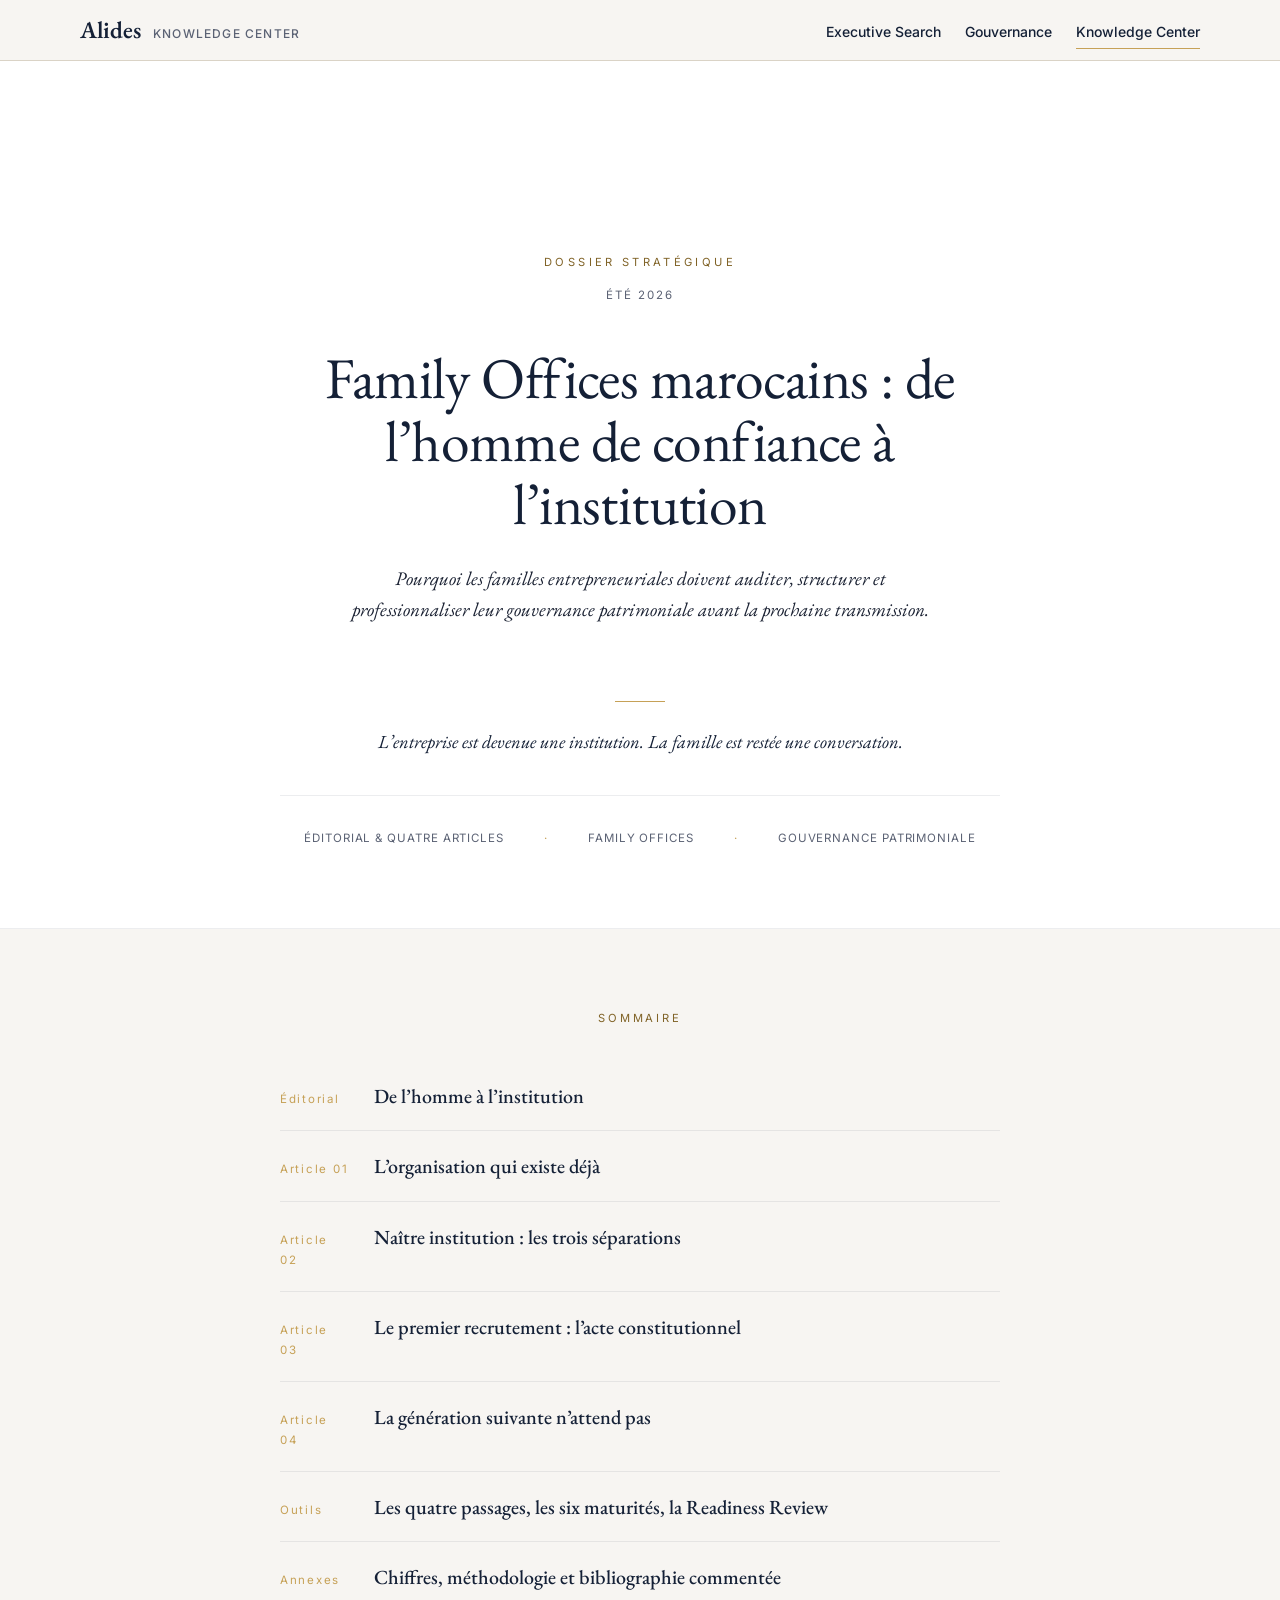
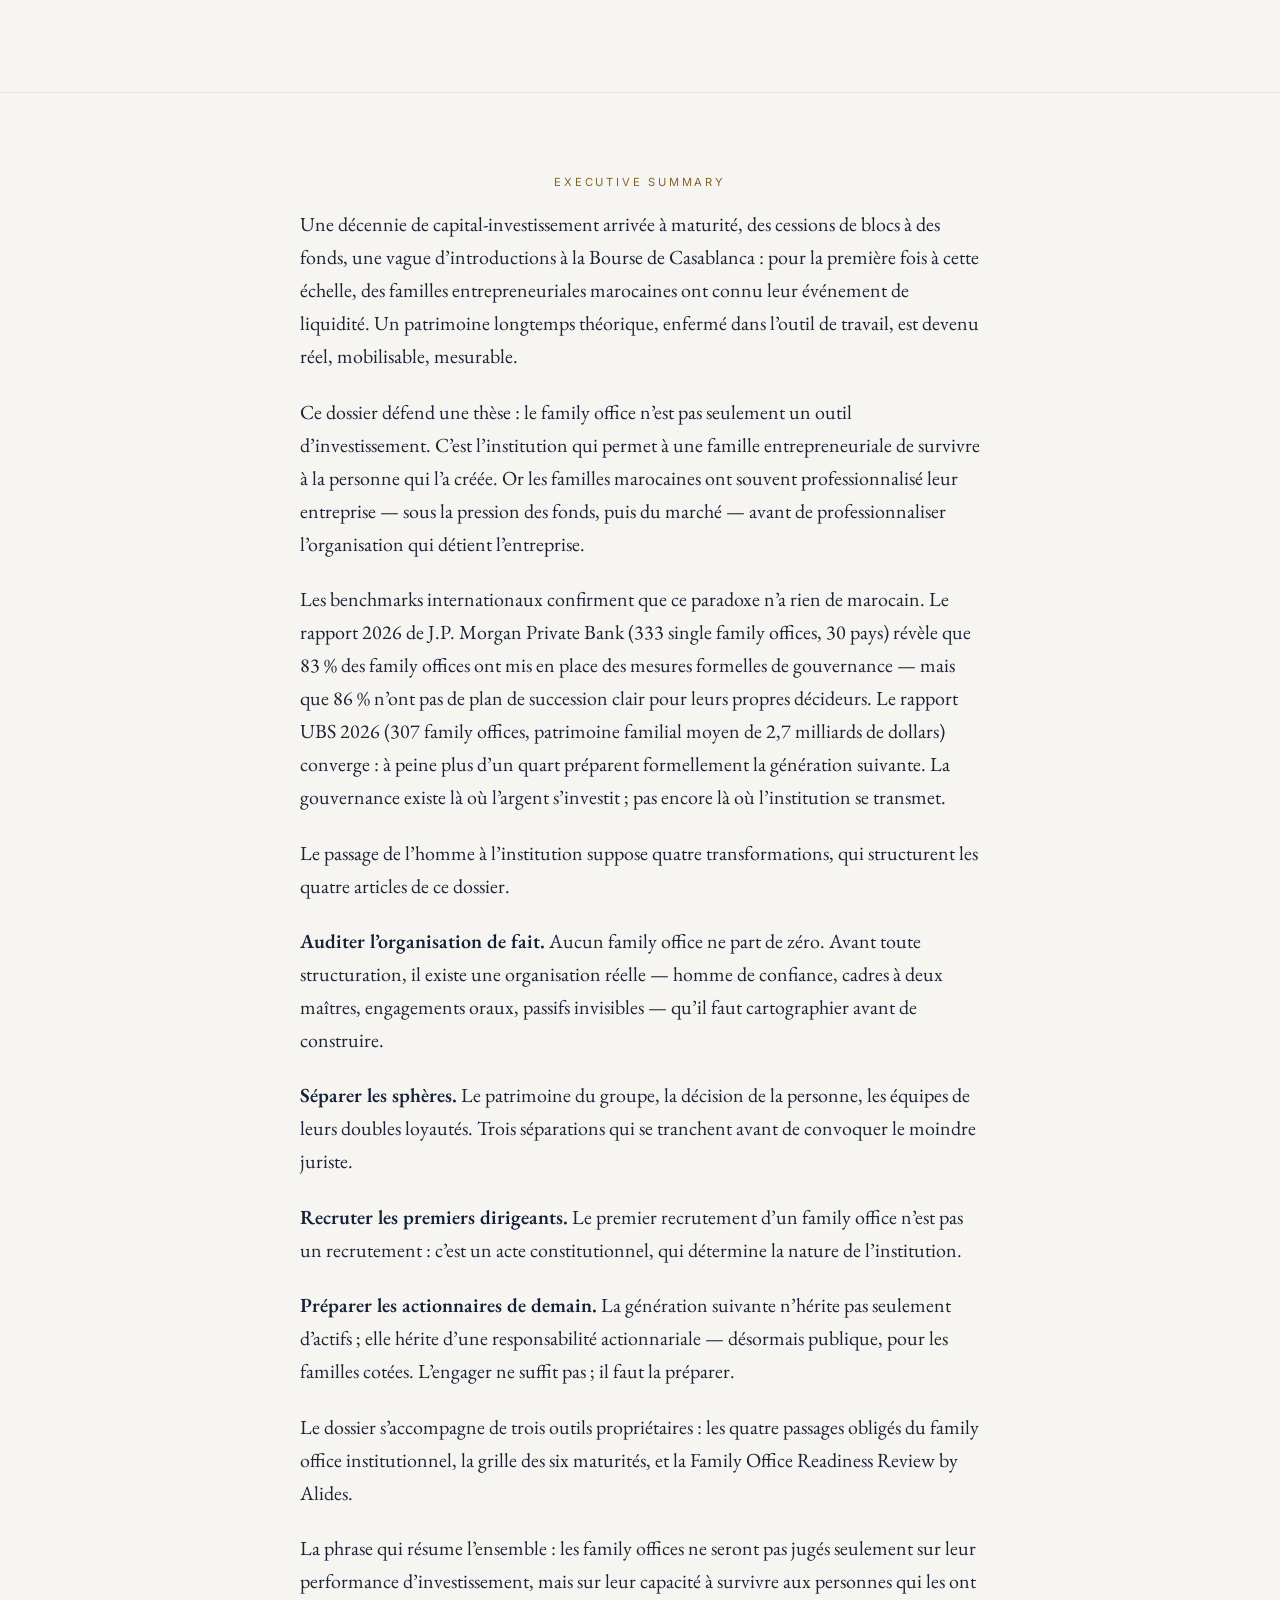
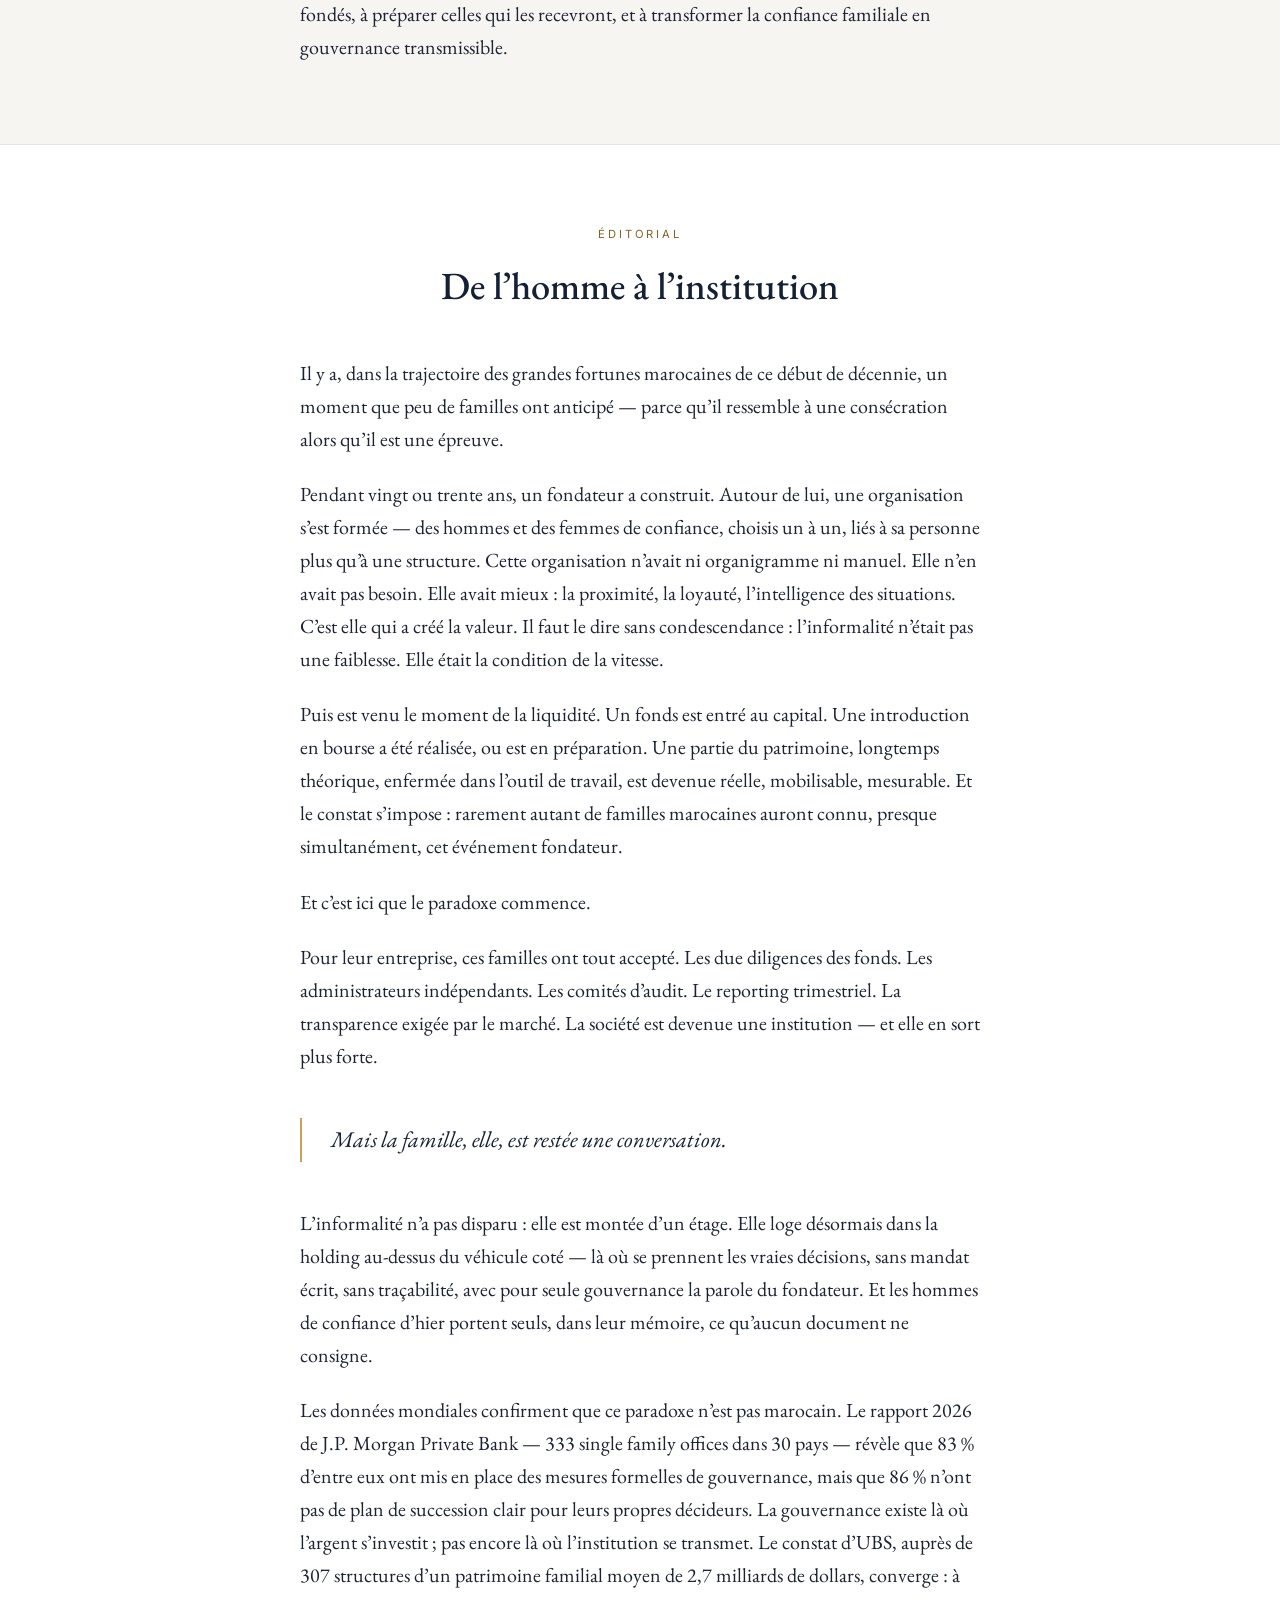
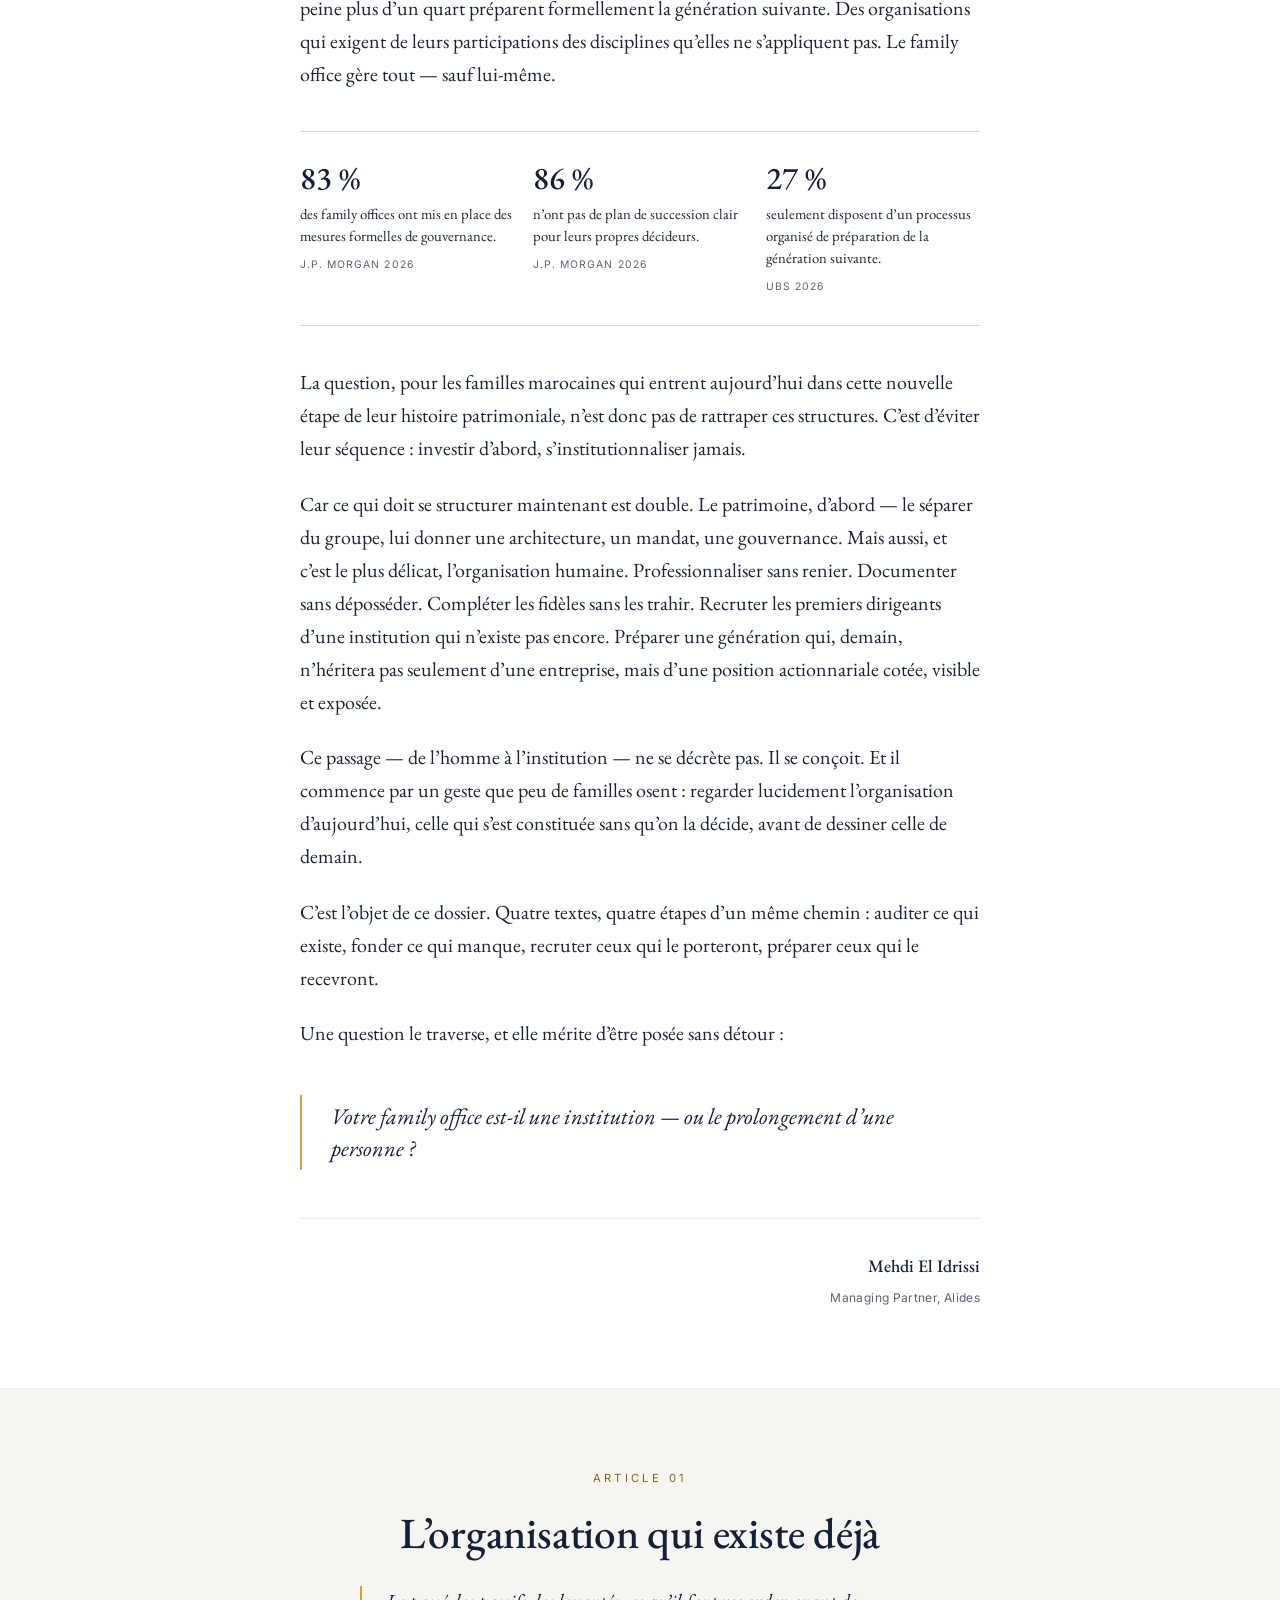
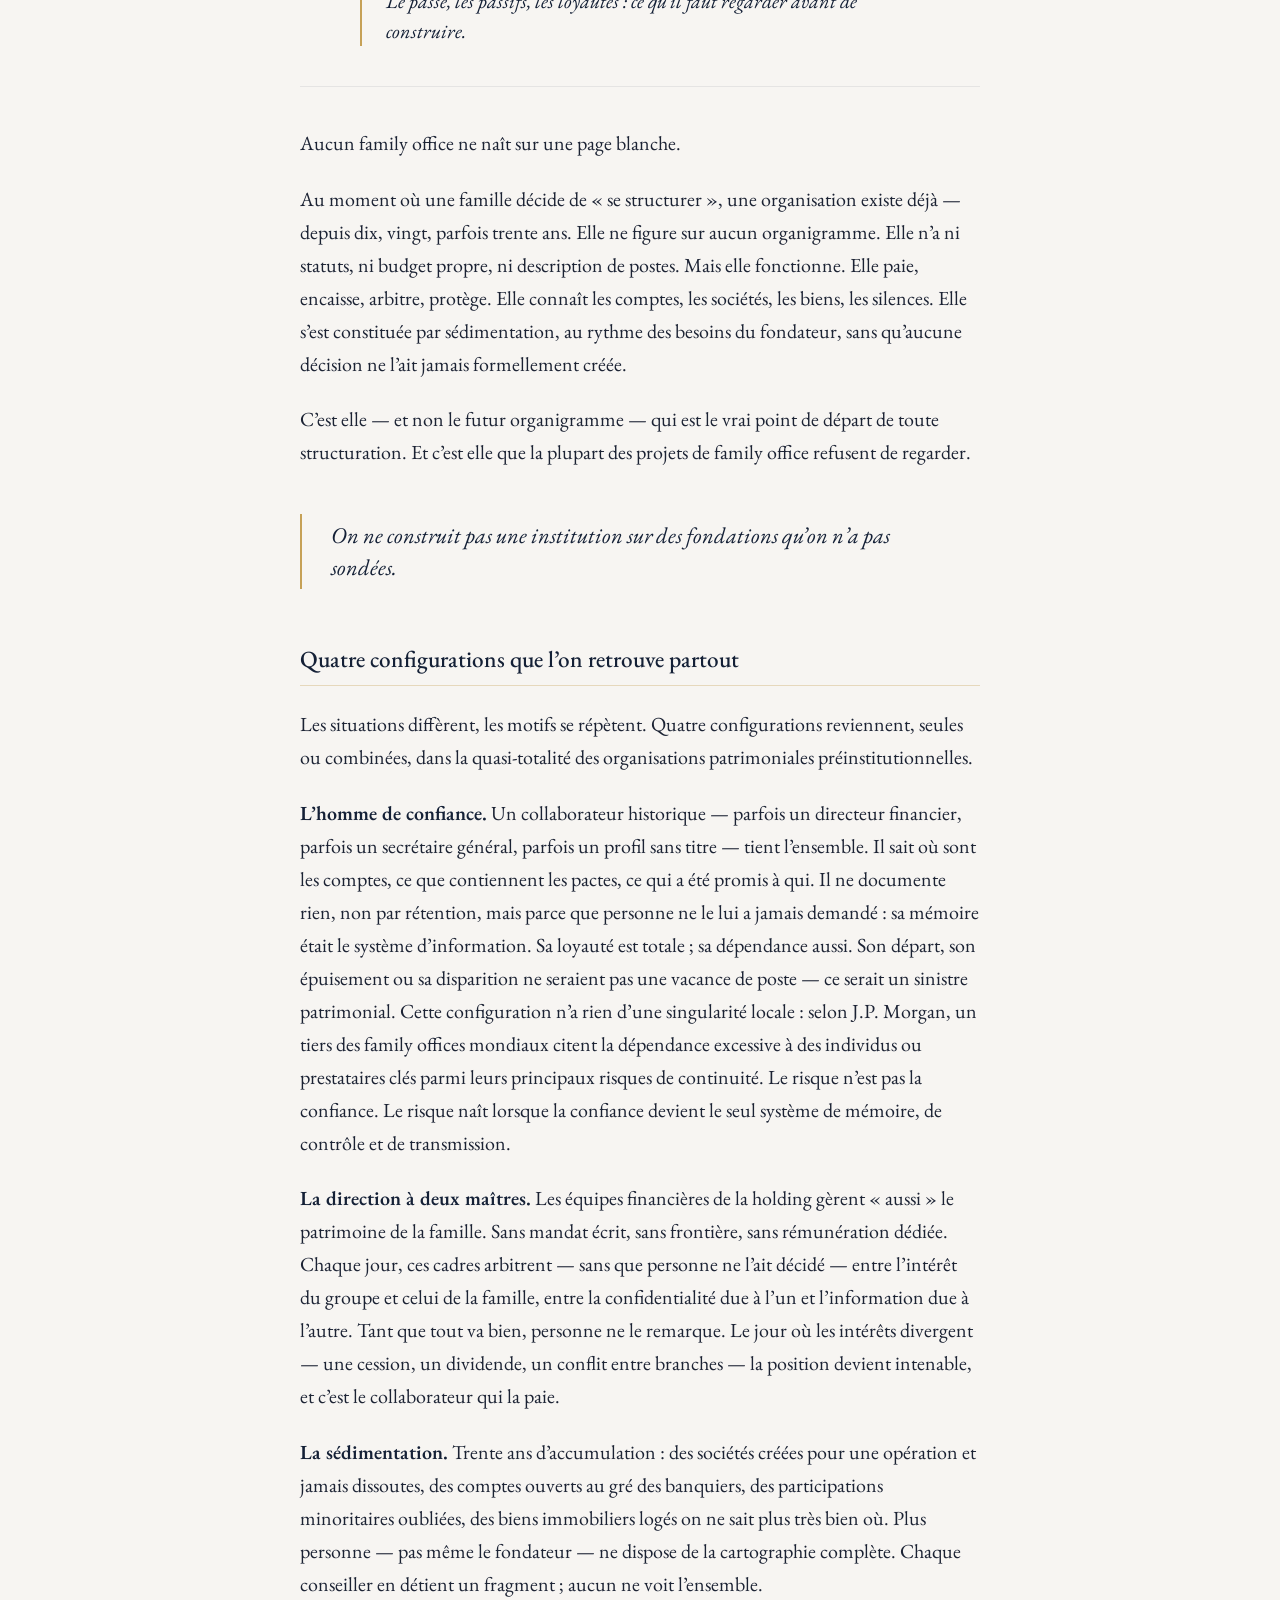
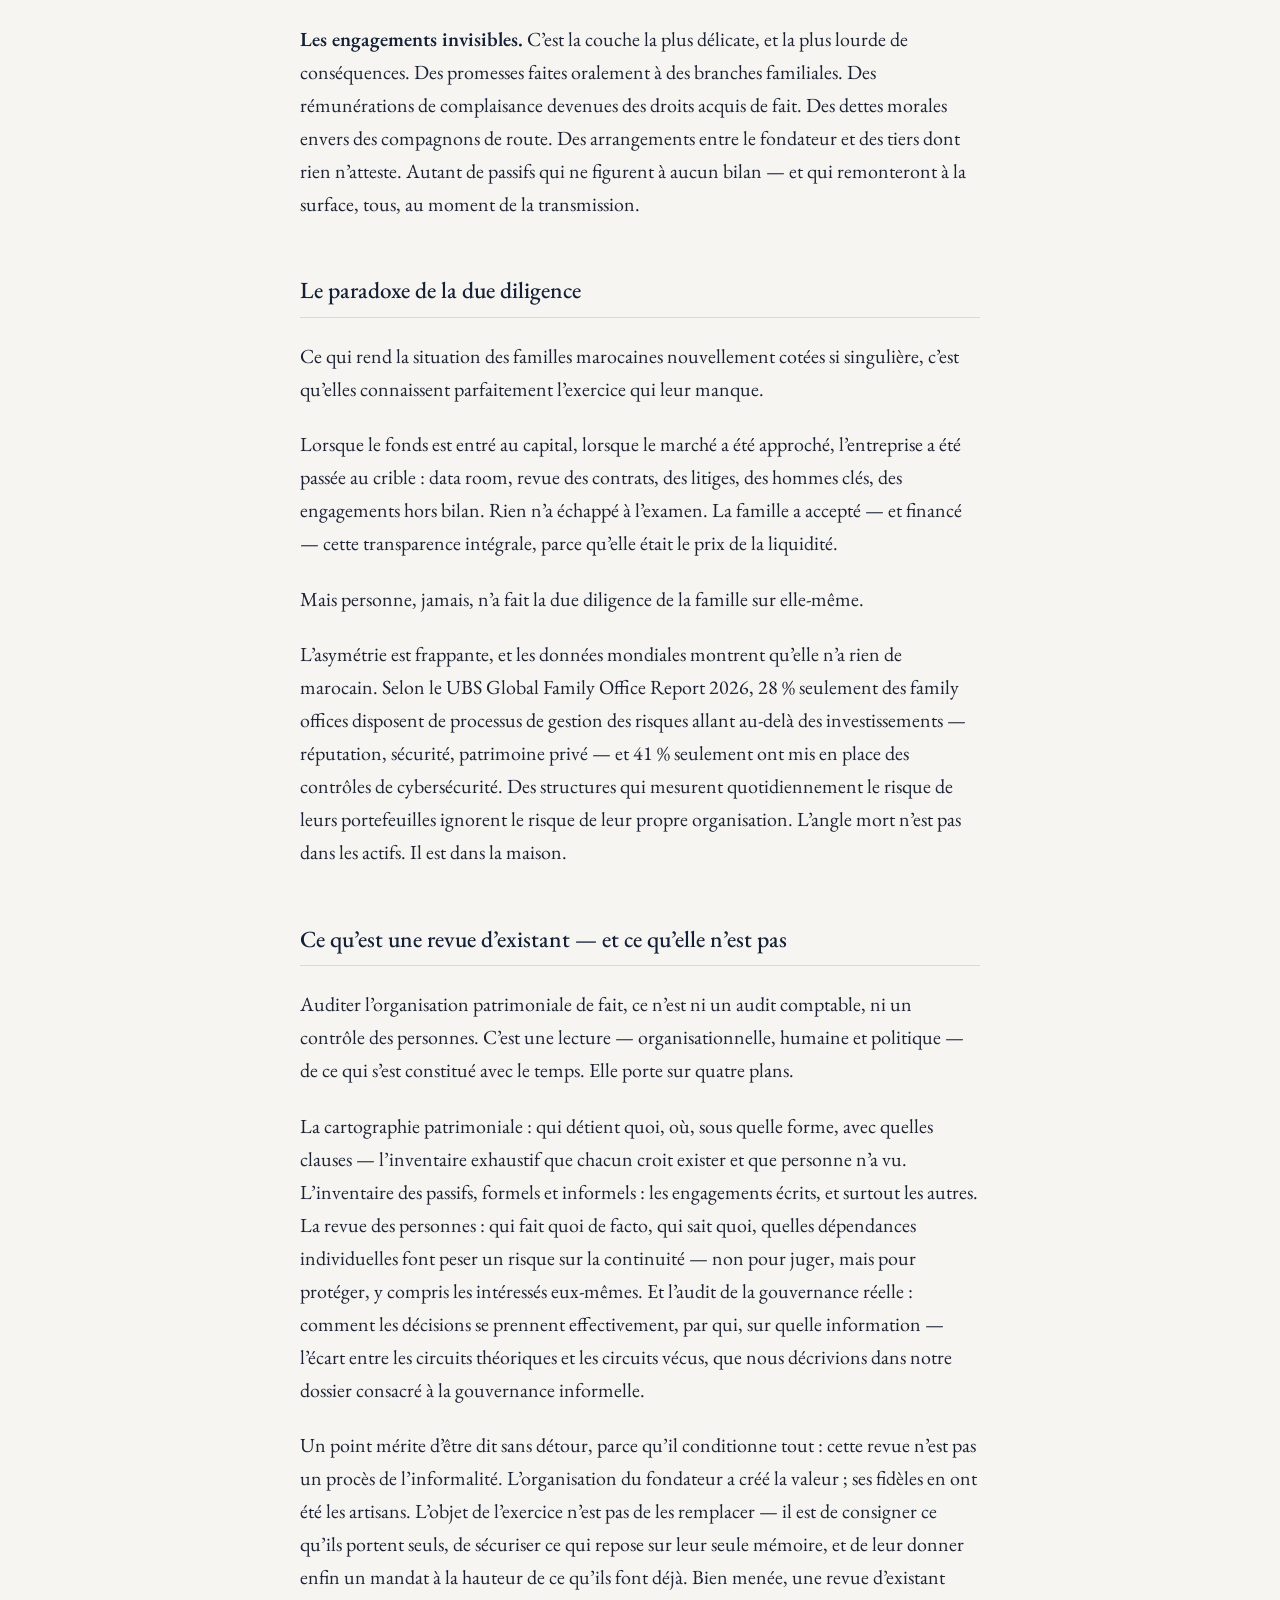
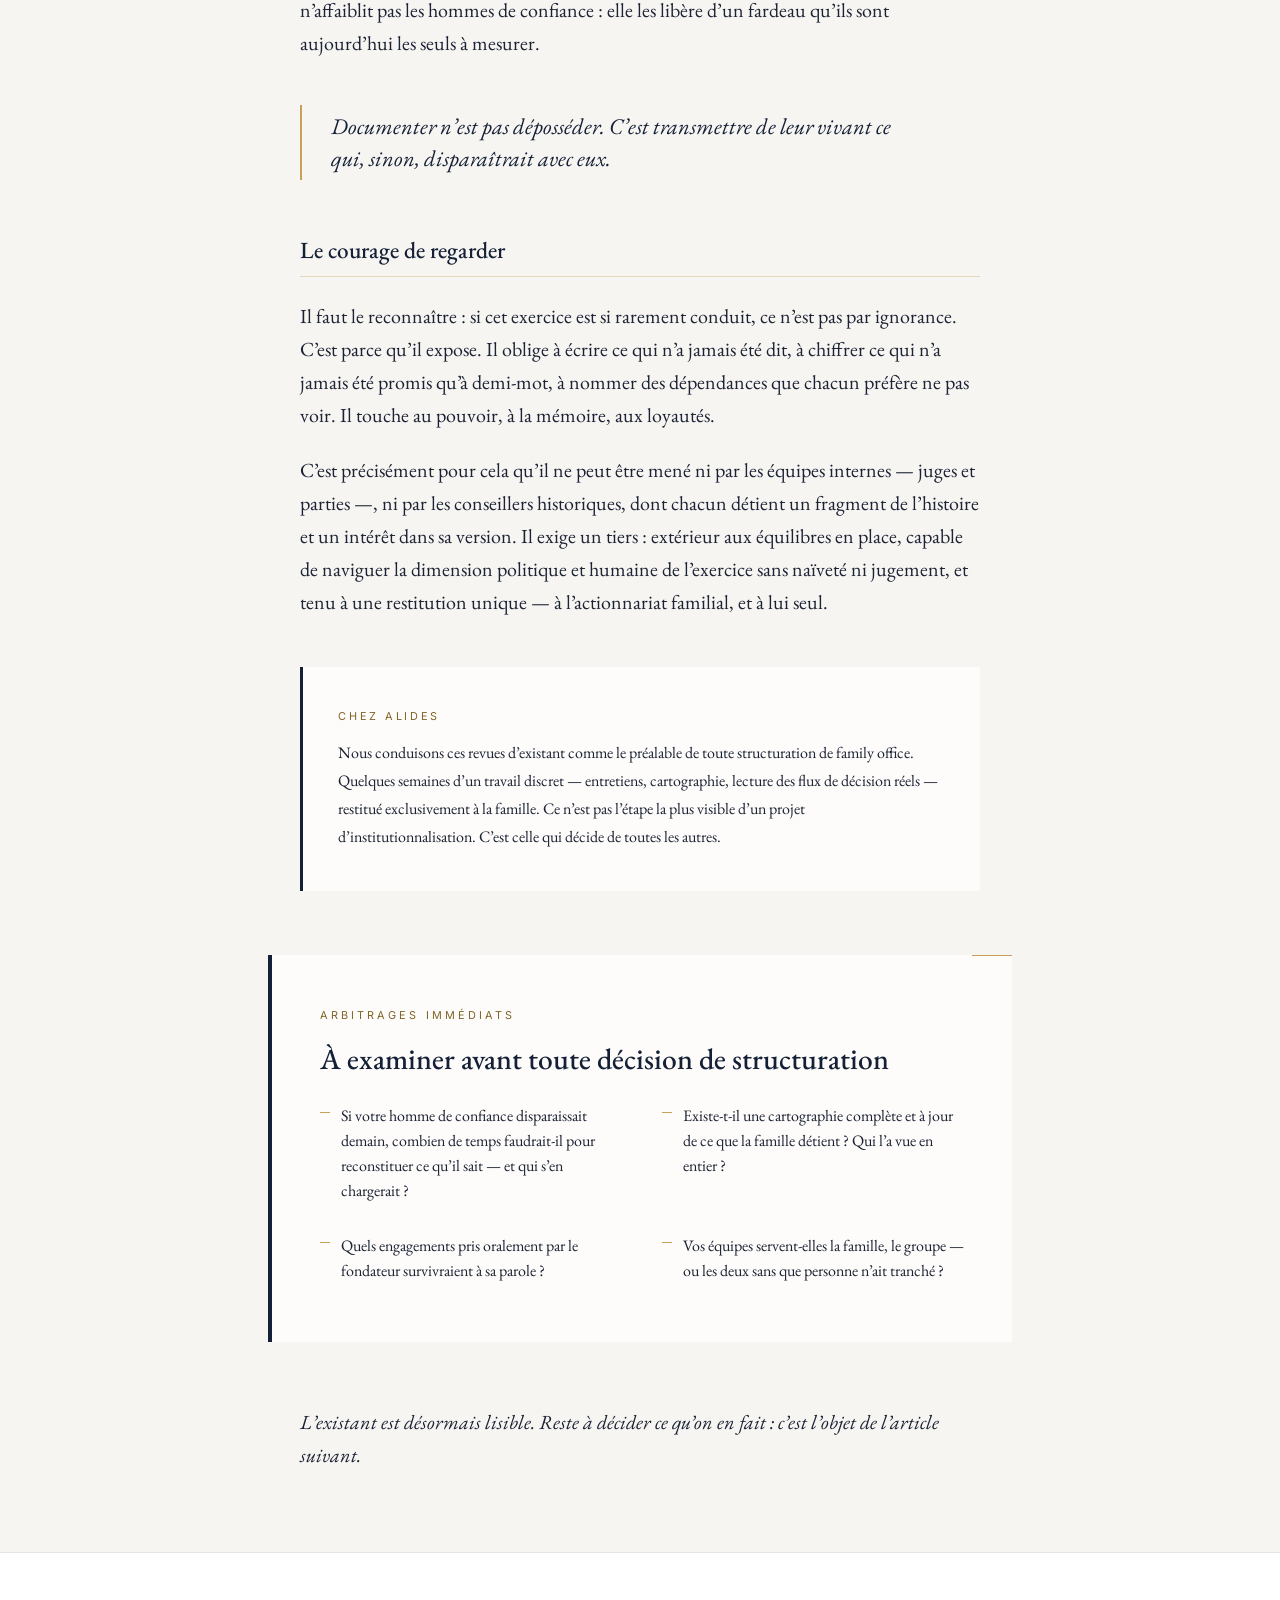
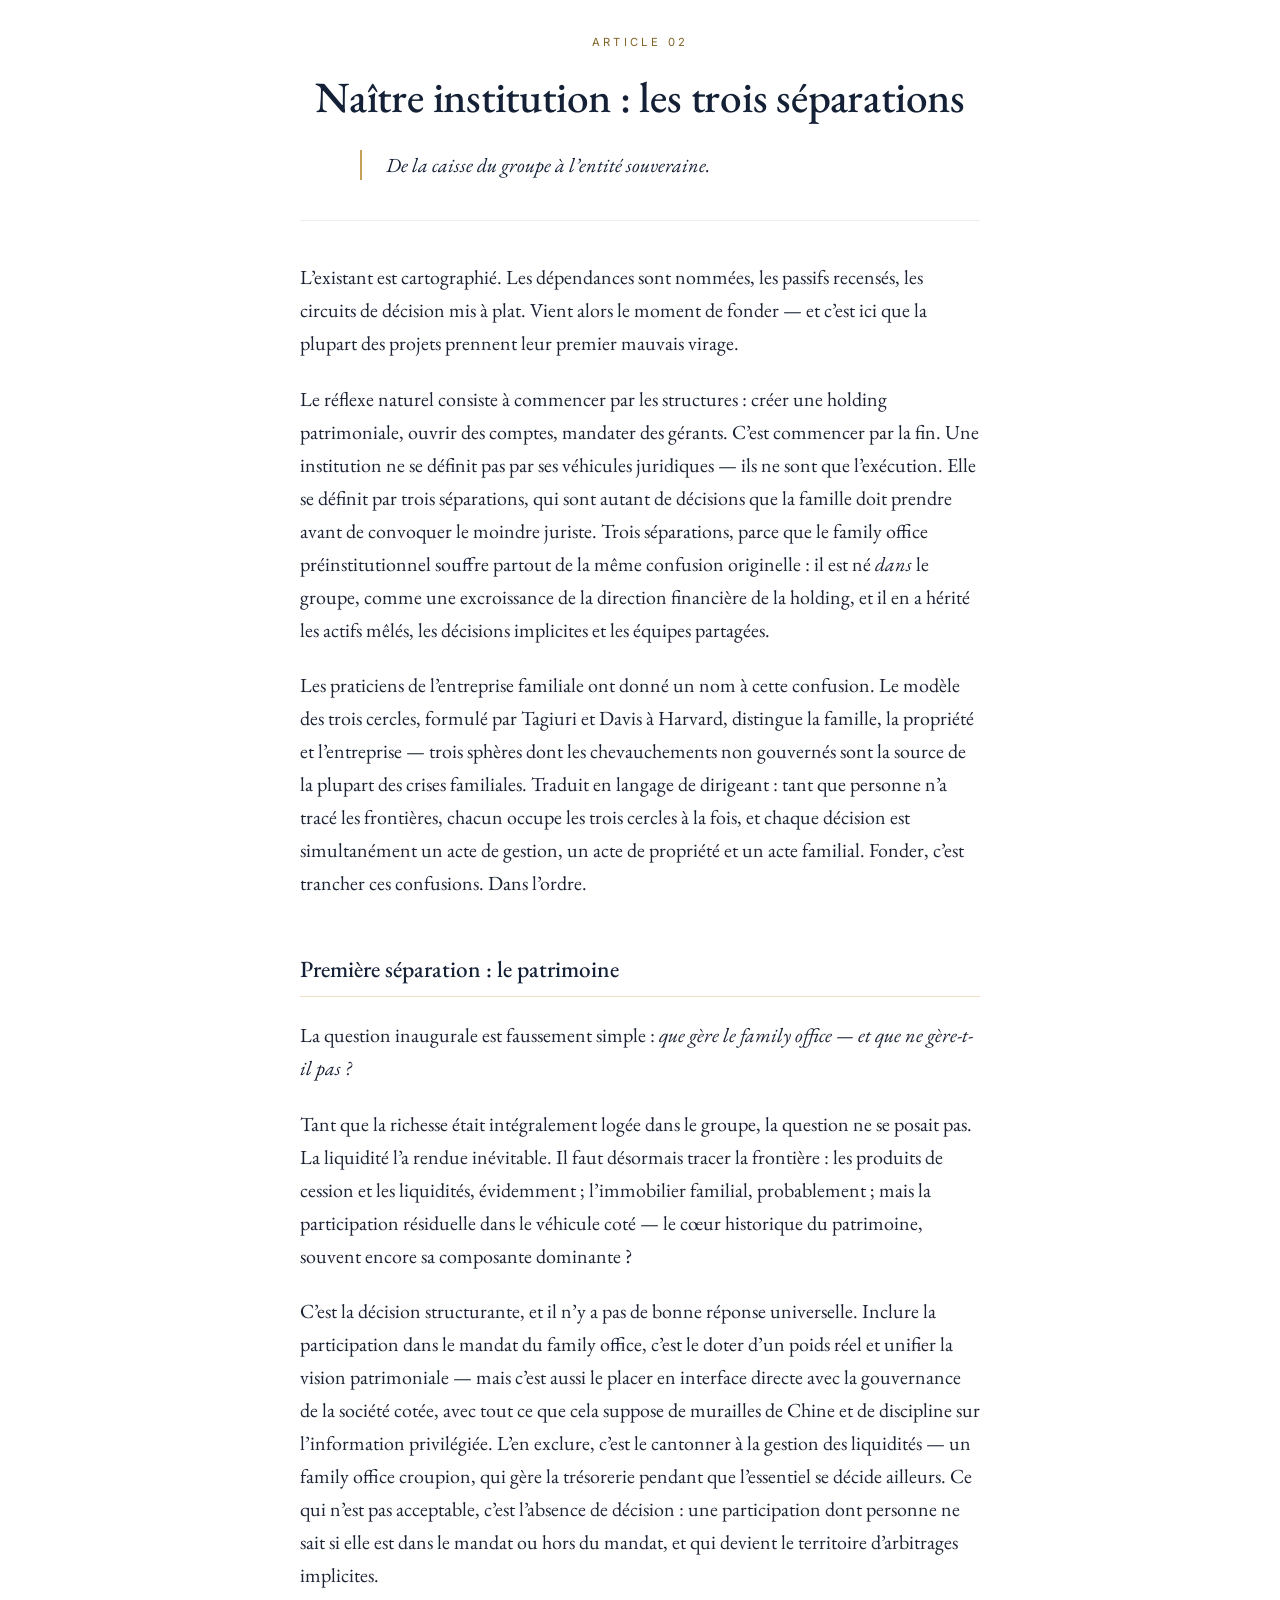
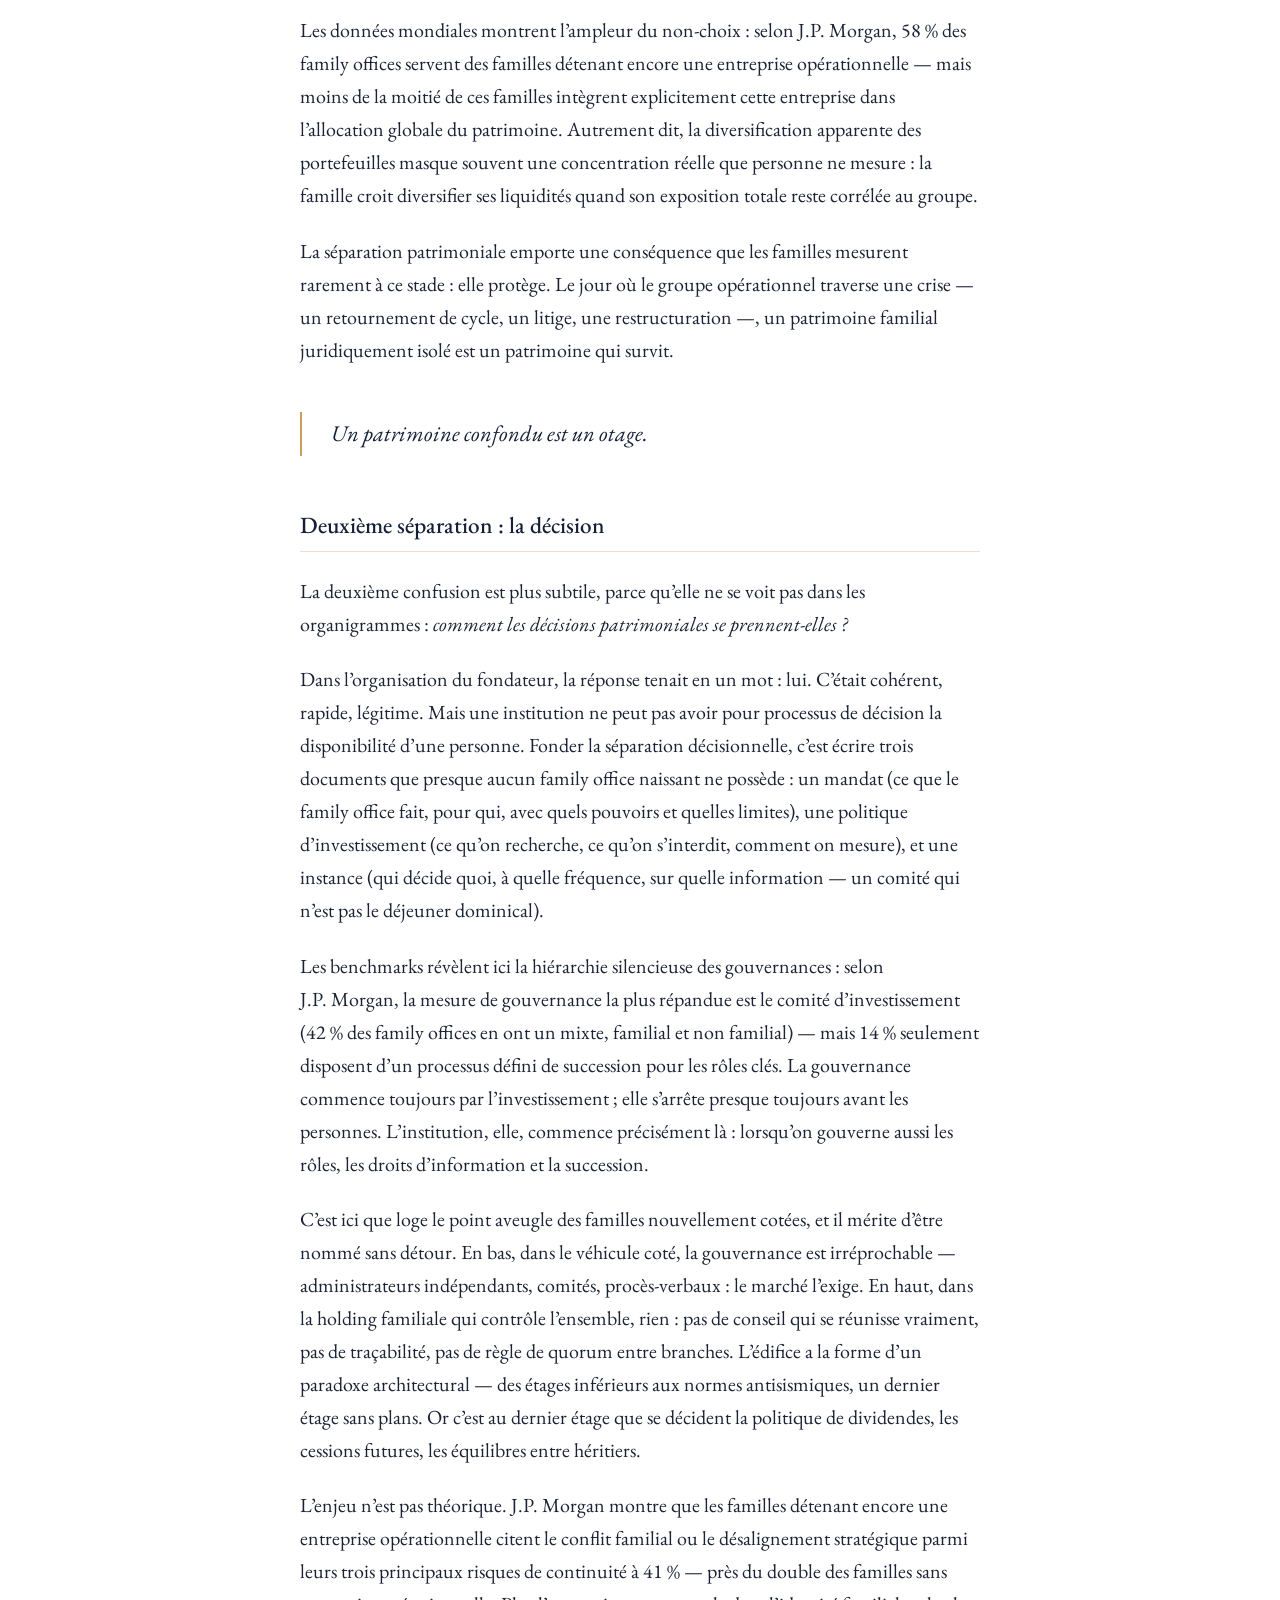
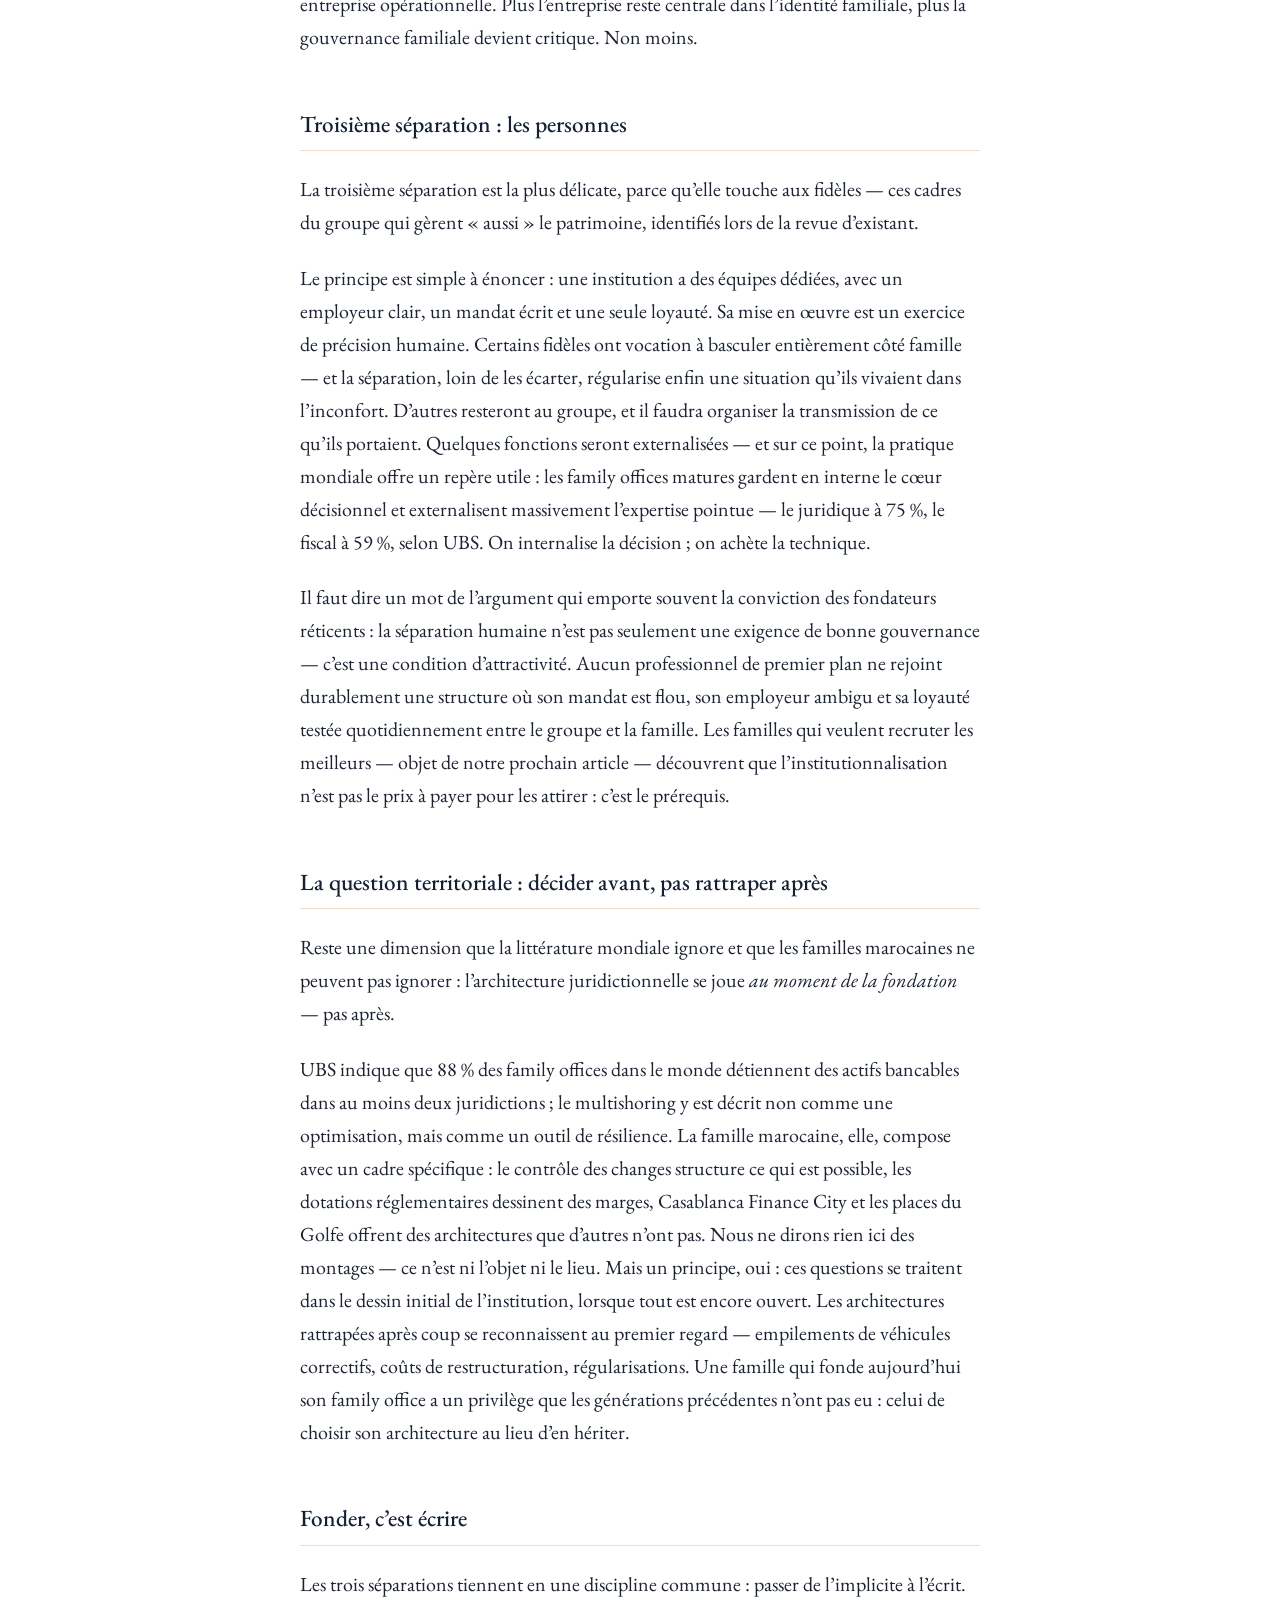
<file: dossier-ete-2026-complet.html>
<!DOCTYPE html>
<html lang="fr">
<head>
    <meta charset="UTF-8">
    <meta name="viewport" content="width=device-width, initial-scale=1.0">
    <title>Family Offices marocains : de l’homme de confiance à l’institution — Dossier Stratégique Été 2026 | Alides</title>
    <link rel="icon" href="/favicon.ico">

    <meta name="description" content="Dossier stratégique Alides sur les family offices marocains : auditer l’organisation de fait, séparer les sphères, recruter les premiers dirigeants et préparer la génération suivante — de l’homme de confiance à l’institution.">
    <link rel="canonical" href="https://revue.alides.org/dossier-ete-2026-complet.html">
    <link rel="alternate" hreflang="fr" href="https://revue.alides.org/dossier-ete-2026-complet.html">
    <link rel="alternate" hreflang="en" href="https://qa.alides.org/qatar/insights/institutionalising-the-family-office/">

    <!-- Open Graph -->
    <meta property="og:title" content="Family Offices marocains : de l’homme de confiance à l’institution | Alides">
    <meta property="og:description" content="Pourquoi les familles entrepreneuriales doivent auditer, structurer et professionnaliser leur gouvernance patrimoniale avant la prochaine transmission.">
        <meta property="og:image" content="https://revue.alides.org/og-ete-2026.png">
    <meta property="og:type" content="article">
    <meta property="og:url" content="https://revue.alides.org/dossier-ete-2026-complet.html">

    <meta property="og:site_name" content="Alides">
    <meta property="og:locale" content="fr_FR">
    <meta property="article:published_time" content="2026-05-20">
    <meta property="article:section" content="Knowledge Center">

    <!-- Twitter Card -->
    <meta name="twitter:card" content="summary_large_image">
    <meta name="twitter:title" content="L'actionnaire n'est pas une personne — Dossier Stratégique Q2 2026">
    <meta name="twitter:description" content="Ce que la solidité d'un grand groupe patrimonial doit à une fonction que presque personne ne constitue.">

    <!-- Schema.org Article -->
    <script type="application/ld+json">
    {
      "@context": "https://schema.org",
      "@type": "Article",
      "headline": "L'actionnaire n'est pas une personne",
      "alternativeHeadline": "Ce que la solidité d'un grand groupe patrimonial doit à une fonction que presque personne ne constitue",
      "description": "Dossier stratégique sur la fonction actionnariale dans les groupes familiaux et patrimoniaux : gouvernance, succession, family offices, continuité du capital.",
      "datePublished": "2026-05-20",
      "dateModified": "2026-05-20",
      "inLanguage": "fr-FR",
      "articleSection": "Knowledge Center",
      "author": {
        "@type": "Organization",
        "name": "Alides Executive Search & Leadership Advisory",
        "url": "https://www.alides.org"
      },
      "publisher": {
        "@type": "Organization",
        "name": "Alides",
        "url": "https://www.alides.org",
        "logo": {
          "@type": "ImageObject",
          "url": "https://www.alides.org/assets/alides-logo.png"
        }
      },
      "mainEntityOfPage": {
        "@type": "WebPage",
        "@id": "https://revue.alides.org/dossier-ete-2026-complet.html"
      },
      "isPartOf": {
        "@type": "PublicationIssue",
        "issueNumber": "Q2 2026",
        "isPartOf": {
          "@type": "Periodical",
          "name": "Les Dossiers Stratégiques",
          "publisher": "Alides"
        }
      }
    }
    </script>

<style>
        :root {
            --alides-midnight: #142036;
            --alides-midnight-light: #1a2a45;
            --alides-gold: #C6A157;
            --alides-gold-dark: #9E7E3A;
            --alides-ivory: #F7F5F2;
            --alides-warm-white: #FDFCFA;
            --alides-white: #ffffff;
            --alides-text: #3A3A3A;
            --alides-text-light: #666666;
            --alides-border: rgba(20, 32, 54, 0.08);
            --alides-stone: #D8D3C8;
            --font-title: 'EB Garamond', Georgia, serif;
            --font-body: 'EB Garamond', Georgia, serif;
            --font-ui: 'Inter', -apple-system, sans-serif;
            --max-width: 1100px;
            --max-width-narrow: 720px;
            --max-width-reading: 680px;
            --space-xs: 0.5rem;
            --space-sm: 1rem;
            --space-md: 2.5rem;
            --space-lg: 5rem;
            --space-xl: 7rem;
            --header-height: 56px;
        }
        * { margin: 0; padding: 0; box-sizing: border-box; }
        html { scroll-behavior: smooth; }
        body { min-height: 100vh; overflow-x: hidden; background: var(--alides-ivory); color: var(--alides-midnight); font-family: var(--font-body); font-size: 19px; line-height: 1.75; -webkit-font-smoothing: antialiased; }

        /* Ancres compensent le header fixe */
        section[id] { scroll-margin-top: 100px; }

        /* HEADER (affiné) */
        header { width: 100%; background: var(--alides-midnight); padding: 0.9rem 2rem; position: fixed; top: 0; z-index: 100; border-bottom: 1px solid rgba(198, 161, 87, 0.18); }
        header .inner { max-width: var(--max-width); margin: auto; display: flex; justify-content: space-between; align-items: center; }
        header .logo { color: var(--alides-white); font-family: 'EB Garamond', Garamond, Georgia, serif; font-size: 1.55rem; font-weight: 400; letter-spacing: 0; text-decoration: none; }
        header nav { display: flex; gap: 2.2rem; }
        header nav a { font-family: var(--font-ui); color: rgba(247, 245, 242, 0.7); text-decoration: none; font-size: 0.72rem; letter-spacing: 0.08em; text-transform: uppercase; transition: color 0.3s ease; }
        header nav a:hover, header nav a.active { color: var(--alides-white); }
        @media (max-width: 768px) {
            header nav { gap: 0; }
            header nav a:not(.active) { display: none; }
            header nav a.active { font-size: 0.7rem; padding: 0.4rem 0.8rem; background: rgba(198, 161, 87, 0.15); border-radius: 3px; }
        }

        /* BARRE DE PROGRESSION DE LECTURE */
        .reading-progress { position: fixed; top: var(--header-height); left: 0; height: 2px; background: var(--alides-gold); width: 0; z-index: 99; transition: width 0.08s linear; }
        @media (max-width: 768px) {
            :root { --header-height: 52px; }
        }

        /* HERO DOSSIER */
        .dossier-hero { background: var(--alides-white); padding: calc(var(--space-xl) + 80px) 2rem var(--space-lg); border-bottom: 1px solid var(--alides-border); }
        .dossier-hero-inner { max-width: var(--max-width-narrow); margin: auto; text-align: center; }
        .dossier-label { font-family: var(--font-ui); color: var(--alides-gold-dark); font-size: 0.7rem; letter-spacing: 0.3em; text-transform: uppercase; margin-bottom: 0.8rem; }
        .dossier-quarter { font-family: var(--font-ui); color: var(--alides-text-light); font-size: 0.72rem; letter-spacing: 0.18em; text-transform: uppercase; margin-bottom: 2.5rem; }
        .dossier-title { font-family: var(--font-title); font-size: clamp(2.4rem, 5vw, 3.6rem); font-weight: 400; color: var(--alides-midnight); margin-bottom: 1.8rem; line-height: 1.1; letter-spacing: -0.01em; }
        .dossier-subtitle { font-family: var(--font-body); font-size: 1.2rem; font-style: italic; color: var(--alides-text); line-height: 1.6; max-width: 580px; margin: 0 auto 2.5rem; font-weight: 400; }
        .dossier-doctrine { position: relative; max-width: 560px; margin: 0 auto 2.5rem; padding-top: 2.2rem; }
        .dossier-doctrine::before { content: ""; display: block; width: 50px; height: 1px; background: var(--alides-gold); margin: 0 auto 1.6rem; }
        .dossier-doctrine p { font-family: var(--font-title); font-size: 1.15rem; font-style: italic; color: var(--alides-midnight); line-height: 1.5; }
        .dossier-meta { display: flex; justify-content: center; gap: 2.5rem; padding-top: 2rem; border-top: 1px solid var(--alides-border); font-family: var(--font-ui); font-size: 0.72rem; color: var(--alides-text-light); letter-spacing: 0.08em; text-transform: uppercase; }
        .dossier-meta span { display: inline-flex; align-items: center; }
        .dossier-meta .sep { color: var(--alides-gold); }

        /* COUVERTURE VISUELLE */

        /* SOMMAIRE */
        .sommaire { background: var(--alides-ivory); padding: var(--space-lg) 2rem; border-bottom: 1px solid var(--alides-border); }
        .sommaire-inner { max-width: var(--max-width-narrow); margin: auto; }
        .sommaire-label { font-family: var(--font-ui); color: var(--alides-gold-dark); font-size: 0.7rem; letter-spacing: 0.25em; text-transform: uppercase; margin-bottom: 2rem; text-align: center; }
        .sommaire-list { list-style: none; }
        .sommaire-item { padding: 1.3rem 0; border-bottom: 1px solid var(--alides-border); display: flex; align-items: baseline; gap: 1.5rem; }
        .sommaire-item:last-child { border-bottom: none; }
        .sommaire-item a { text-decoration: none; color: var(--alides-midnight); display: flex; align-items: baseline; gap: 1.5rem; flex: 1; transition: color 0.3s ease; }
        .sommaire-item a:hover { color: var(--alides-gold-dark); }
        .sommaire-num { font-family: var(--font-ui); font-size: 0.72rem; color: var(--alides-gold); letter-spacing: 0.15em; flex-shrink: 0; width: 70px; padding-top: 0.3rem; }
        .sommaire-text { font-family: var(--font-title); font-size: 1.25rem; line-height: 1.4; font-weight: 500; }

        /* SECTIONS GÉNÉRIQUES */
        .section-content { background: var(--alides-white); padding: var(--space-lg) 2rem; border-bottom: 1px solid var(--alides-border); }
        .section-content.ivory { background: var(--alides-ivory); }
        .section-inner { max-width: var(--max-width-reading); margin: auto; }

        /* ÉDITO */
        .edito-label { font-family: var(--font-ui); color: var(--alides-gold-dark); font-size: 0.7rem; letter-spacing: 0.25em; text-transform: uppercase; margin-bottom: 1rem; text-align: center; }
        .edito-title { font-family: var(--font-title); font-size: clamp(1.8rem, 3.5vw, 2.4rem); font-weight: 500; color: var(--alides-midnight); margin-bottom: 3rem; line-height: 1.25; text-align: center; max-width: 560px; margin-left: auto; margin-right: auto; }
        .edito-signature { margin-top: 3rem; padding-top: 2rem; border-top: 1px solid var(--alides-border); text-align: right; }
        .edito-author { font-family: var(--font-title); font-size: 1.1rem; font-weight: 500; color: var(--alides-midnight); margin-bottom: 0.3rem; }
        .edito-author a { color: inherit; text-decoration: none; padding-bottom: 0.12rem; border-bottom: 1px solid var(--alides-gold); transition: color 0.3s ease, border-color 0.3s ease; }
        .edito-author a:hover { color: var(--alides-gold-dark); border-bottom-color: var(--alides-midnight); }
        .edito-role { font-family: var(--font-ui); font-size: 0.75rem; color: var(--alides-text-light); letter-spacing: 0.03em; }
        .prose { font-family: var(--font-body); font-size: 1.08rem; color: var(--alides-text); line-height: 1.85; }
        .prose p { margin-bottom: 1.4rem; }
        .prose p:last-child { margin-bottom: 0; }
        .prose em { font-style: italic; }
        .prose strong { font-weight: 600; color: var(--alides-midnight); }

        /* ARTICLE */
        .article { background: var(--alides-white); padding: var(--space-lg) 2rem; border-bottom: 1px solid var(--alides-border); }
        .article.ivory { background: var(--alides-ivory); }
        .article-inner { max-width: var(--max-width-reading); margin: auto; }
        .article-opening { text-align: center; margin-bottom: var(--space-md); padding-bottom: var(--space-md); border-bottom: 1px solid var(--alides-border); }
        .article-num { font-family: var(--font-ui); color: var(--alides-gold-dark); font-size: 0.7rem; letter-spacing: 0.3em; text-transform: uppercase; margin-bottom: 1.2rem; }
        .article-title { font-family: var(--font-title); font-size: clamp(2rem, 4vw, 2.7rem); font-weight: 500; color: var(--alides-midnight); line-height: 1.15; margin-bottom: 1.8rem; letter-spacing: -0.005em; }
        .article-exergue { font-family: var(--font-title); font-size: 1.25rem; font-style: italic; color: var(--alides-midnight); line-height: 1.5; max-width: 560px; margin: 0 auto; padding: 0 1.5rem; border-left: 2px solid var(--alides-gold); text-align: left; }

        /* INTERTITRES ÉDITORIAUX */
        h3.intertitre { font-family: var(--font-title); font-size: 1.45rem; font-weight: 500; color: var(--alides-midnight); letter-spacing: 0; text-transform: none; margin: 3.4rem 0 1.4rem; padding-bottom: 0.7rem; border-bottom: 1px solid rgba(198, 161, 87, 0.35); line-height: 1.3; }
        h4.subtitre { font-family: var(--font-title); font-size: 1.35rem; font-weight: 500; color: var(--alides-midnight); margin: 2.8rem 0 1.2rem; line-height: 1.3; font-style: italic; padding-left: 1.2rem; border-left: 2px solid var(--alides-stone); }

        /* PULL QUOTE / PHRASE DE DOCTRINE */
        .doctrine { margin: 2.8rem 0; padding: 0.4rem 0 0.4rem 1.8rem; border-left: 2px solid var(--alides-gold); max-width: 92%; }
        .doctrine p { font-family: var(--font-title); font-size: 1.4rem; font-weight: 500; color: var(--alides-midnight); line-height: 1.4; font-style: italic; margin: 0; }

        /* ENCADRÉ */
        .encadre { background: var(--alides-ivory); border-left: 3px solid var(--alides-midnight); padding: 2.5rem 2.2rem; margin: 3rem 0; }
        .article.ivory .encadre { background: var(--alides-warm-white); }
        .encadre-label { font-family: var(--font-ui); color: var(--alides-gold-dark); font-size: 0.68rem; letter-spacing: 0.25em; text-transform: uppercase; margin-bottom: 0.8rem; }
        .encadre-title { font-family: var(--font-title); font-size: 1.5rem; font-weight: 500; color: var(--alides-midnight); margin-bottom: 1.5rem; line-height: 1.25; }
        .encadre-intro { font-family: var(--font-body); font-size: 1rem; color: var(--alides-midnight); line-height: 1.7; margin-bottom: 1.2rem; font-style: italic; }
        .encadre-body { font-family: var(--font-body); font-size: 1rem; color: var(--alides-text); line-height: 1.75; }
        .encadre-body p { margin-bottom: 0.9rem; }
        .encadre-body p:last-child { margin-bottom: 0; }
        .encadre-list { list-style: none; margin: 1.2rem 0; padding: 0; }
        .encadre-list li { font-family: var(--font-body); font-size: 1rem; color: var(--alides-text); padding: 0.5rem 0 0.5rem 1.2rem; position: relative; line-height: 1.55; }
        .encadre-list li:before { content: ""; position: absolute; left: 0; top: 1.1rem; width: 8px; height: 1px; background: var(--alides-gold); }
        .encadre-chute { margin-top: 2rem; padding-top: 1.5rem; border-top: 1px solid var(--alides-border); font-family: var(--font-title); font-size: 1.1rem; color: var(--alides-midnight); line-height: 1.55; }
        .encadre-chute p { margin-bottom: 0.3rem; }
        .encadre-chute .last { font-weight: 600; }

        /* DIAGNOSTIC BOX — encadré premium pour outils de gouvernance */
        .diagnostic-box { background: var(--alides-warm-white); border-left: 4px solid var(--alides-midnight); padding: 3rem 2.8rem; margin: 4rem -1rem; position: relative; }
        @media (min-width: 800px) { .diagnostic-box { margin: 4rem -2rem; padding: 3.2rem 3rem; } }
        .diagnostic-box::after { content: ""; position: absolute; top: 0; right: 0; width: 40px; height: 1px; background: var(--alides-gold); }
        .box-label { font-family: var(--font-ui); color: var(--alides-gold-dark); font-size: 0.68rem; letter-spacing: 0.28em; text-transform: uppercase; margin-bottom: 1rem; }
        .diagnostic-box h3 { font-family: var(--font-title); font-size: 1.85rem; font-weight: 500; color: var(--alides-midnight); margin: 0 0 1.3rem; line-height: 1.2; border: none; padding: 0; }
        .box-intro { font-family: var(--font-title); font-size: 1.15rem; font-style: italic; color: var(--alides-midnight); line-height: 1.55; margin-bottom: 2.2rem; max-width: 600px; }
        .question-grid { display: grid; grid-template-columns: 1fr 1fr; gap: 1rem 2.5rem; margin-bottom: 0; }
        .question-grid p { font-family: var(--font-body); font-size: 1rem; color: var(--alides-text); line-height: 1.55; position: relative; padding: 0.45rem 0 0.45rem 1.3rem; margin: 0; }
        .question-grid p::before { content: ""; position: absolute; left: 0; top: 0.95rem; width: 10px; height: 1px; background: var(--alides-gold); }
        .box-conclusion { margin-top: 2.4rem; padding-top: 1.8rem; border-top: 1px solid var(--alides-border); font-family: var(--font-title); font-size: 1.18rem; color: var(--alides-midnight); line-height: 1.55; }
        .box-conclusion p { margin-bottom: 0.4rem; }
        .box-conclusion p:last-child { margin-bottom: 0; }
        .box-conclusion .emphasis { font-weight: 600; font-style: italic; }
        @media (max-width: 700px) {
            .diagnostic-box { padding: 2.2rem 1.8rem; margin: 3rem -0.5rem; }
            .diagnostic-box h3 { font-size: 1.5rem; }
            .box-intro { font-size: 1.05rem; }
            .question-grid { grid-template-columns: 1fr; gap: 0.3rem; }
            .box-conclusion { font-size: 1.05rem; }
        }

        /* SOURCES */
        .sources { background: var(--alides-ivory); padding: var(--space-md) 2rem; border-bottom: 1px solid var(--alides-border); }
        .sources-inner { max-width: var(--max-width-reading); margin: auto; }
        .sources-label { font-family: var(--font-ui); color: var(--alides-gold-dark); font-size: 0.7rem; letter-spacing: 0.25em; text-transform: uppercase; margin-bottom: 1.5rem; }
        .sources-list { list-style: none; padding: 0; margin: 0; }
        .sources-list li { font-family: var(--font-body); font-size: 0.92rem; color: var(--alides-text); line-height: 1.65; padding: 0.7rem 0 0.7rem 1.4rem; border-top: 1px solid var(--alides-border); position: relative; }
        .sources-list li:first-child { border-top: 1px solid var(--alides-stone); }
        .sources-list li::before { content: ""; position: absolute; left: 0; top: 1.3rem; width: 10px; height: 1px; background: var(--alides-gold); }
        .sources-list li em { font-style: italic; }
        .sources-note { font-family: var(--font-body); font-size: 0.85rem; font-style: italic; color: var(--alides-text-light); line-height: 1.6; margin-top: 1.5rem; padding-top: 1rem; border-top: 1px solid var(--alides-border); }

        /* MATRICE */
        .matrix-wrap { margin: 3rem -1rem; overflow-x: auto; -webkit-overflow-scrolling: touch; touch-action: pan-x pan-y; }
        @media (min-width: 800px) { .matrix-wrap { margin: 3rem -3rem; overflow-x: visible; } }
        .matrix-intro { font-family: var(--font-body); font-size: 1rem; color: var(--alides-text); line-height: 1.7; font-style: italic; text-align: center; margin-bottom: 1.8rem; padding: 0 2rem; }
        .matrix { width: 100%; border-collapse: collapse; background: var(--alides-white); font-family: var(--font-ui); min-width: 760px; }
        .matrix thead { background: var(--alides-midnight); }
        .matrix thead th { padding: 1.1rem 0.9rem; font-size: 0.7rem; font-weight: 500; color: var(--alides-white); letter-spacing: 0.08em; text-transform: uppercase; text-align: left; }
        .matrix thead th:first-child { padding-left: 1.5rem; }
        .matrix thead th.col-actionnaire { color: var(--alides-gold); }
        .matrix tbody td { padding: 1rem 0.9rem; font-size: 0.82rem; color: var(--alides-text); border-top: 1px solid var(--alides-stone); line-height: 1.4; vertical-align: top; }
        .matrix tbody td:first-child { padding-left: 1.5rem; font-family: var(--font-title); font-size: 1rem; font-weight: 500; color: var(--alides-midnight); }
        .matrix tbody td.col-actionnaire { background: var(--alides-ivory); font-weight: 500; color: var(--alides-midnight); }
        .matrix tbody tr:hover td { background: rgba(20, 32, 54, 0.015); }
        .matrix tbody tr:hover td.col-actionnaire { background: var(--alides-ivory); }
        .matrix-question { margin-top: 2.5rem; padding: 2rem 2rem 0; text-align: center; }
        .matrix-question p { font-family: var(--font-title); font-size: 1.35rem; font-weight: 500; color: var(--alides-midnight); line-height: 1.4; font-style: italic; max-width: 540px; margin: 0 auto; }
        @media (max-width: 700px) {
            .matrix { font-size: 0.78rem; }
            .matrix thead th, .matrix tbody td { padding: 0.7rem 0.5rem; }
            .matrix thead th:first-child, .matrix tbody td:first-child { padding-left: 0.8rem; }
            .matrix tbody td:first-child { font-size: 0.88rem; }
        }

        /* CARTOUCHE STAT */
        .stat-row { display: grid; grid-template-columns: repeat(auto-fit, minmax(160px, 1fr)); gap: 1.2rem; margin: 2.5rem 0; padding: 1.8rem 0; border-top: 1px solid var(--alides-stone); border-bottom: 1px solid var(--alides-stone); }
        .stat { text-align: left; }
        .stat-num { font-family: var(--font-title); font-size: 2rem; font-weight: 500; color: var(--alides-midnight); line-height: 1.1; margin-bottom: 0.4rem; }
        .stat-desc { font-family: var(--font-body); font-size: 0.92rem; color: var(--alides-text); line-height: 1.5; margin-bottom: 0.6rem; }
        .stat-source { font-family: var(--font-ui); font-size: 0.65rem; color: var(--alides-text-light); letter-spacing: 0.1em; text-transform: uppercase; }

        /* CHUTE FINALE */
        .chute-finale { background: var(--alides-midnight); padding: var(--space-lg) 2rem; text-align: center; }
        .chute-finale-inner { max-width: var(--max-width-narrow); margin: auto; }
        .chute-finale-label { font-family: var(--font-ui); color: var(--alides-gold); font-size: 0.7rem; letter-spacing: 0.3em; text-transform: uppercase; margin-bottom: 2rem; }
        .chute-finale-text { font-family: var(--font-title); font-size: clamp(1.6rem, 3vw, 2.2rem); font-weight: 400; color: var(--alides-white); line-height: 1.35; font-style: italic; max-width: 640px; margin: 0 auto; }

        /* SIGNATURE / NAVIGATION FIN */
        .ending { background: var(--alides-ivory); padding: var(--space-md) 2rem; text-align: center; border-bottom: 1px solid var(--alides-border); }
        .ending-inner { max-width: var(--max-width-narrow); margin: auto; }
        .ending-signature { font-family: var(--font-title); font-size: 1.05rem; color: var(--alides-midnight); margin-bottom: 0.4rem; font-weight: 500; }
        .ending-meta { font-family: var(--font-ui); font-size: 0.72rem; color: var(--alides-text-light); letter-spacing: 0.08em; margin-bottom: 2.5rem; }
        .ending-back { font-family: var(--font-ui); font-size: 0.72rem; color: var(--alides-midnight); text-decoration: none; letter-spacing: 0.12em; text-transform: uppercase; padding-bottom: 0.3rem; border-bottom: 1px solid var(--alides-gold); transition: color 0.3s ease, border-color 0.3s ease; }
        .ending-back:hover { color: var(--alides-gold-dark); border-bottom-color: var(--alides-midnight); }

        /* NAVIGATION DE LECTURE */
        .back-to-summary {
            margin: 3rem 0 0;
            padding-top: 1.5rem;
            border-top: 1px solid var(--alides-border);
            text-align: center;
        }
        .back-to-summary a {
            font-family: var(--font-ui);
            font-size: 0.68rem;
            color: var(--alides-midnight);
            text-decoration: none;
            letter-spacing: 0.14em;
            text-transform: uppercase;
            padding-bottom: 0.3rem;
            border-bottom: 1px solid var(--alides-gold);
            transition: color 0.25s ease, border-color 0.25s ease;
        }
        .back-to-summary a:hover {
            color: var(--alides-gold-dark);
            border-bottom-color: var(--alides-midnight);
        }
        .matrix-scroll-hint {
            display: none;
            font-family: var(--font-ui);
            font-size: 0.66rem;
            color: var(--alides-text-light);
            letter-spacing: 0.08em;
            text-transform: uppercase;
            text-align: center;
            margin: 0.8rem 0 1rem;
        }
        @media (max-width: 700px) {
            .matrix-scroll-hint { display: block; }
        }

        /* FOOTER */
        footer { background: var(--alides-midnight); padding: 2.5rem 2rem; border-top: 1px solid rgba(255,255,255,0.1); }
        footer .inner { max-width: var(--max-width); margin: auto; display: flex; justify-content: space-between; align-items: center; }
        footer .footer-logo { font-family: 'EB Garamond', Garamond, Georgia, serif; font-size: 1.4rem; font-weight: 400; color: var(--alides-white); letter-spacing: 0; }
        footer .footer-links { display: flex; gap: 2rem; }
        footer .footer-links a { color: rgba(247, 245, 242, 0.6); text-decoration: none; font-family: var(--font-ui); font-size: 0.72rem; letter-spacing: 0.05em; transition: color 0.3s ease; }
        footer .footer-links a:hover { color: var(--alides-white); }
        footer .footer-copy { font-family: var(--font-ui); font-size: 0.7rem; color: rgba(247, 245, 242, 0.4); }

        /* MOBILE */
        @media (max-width: 768px) {
            footer .inner { flex-direction: column; gap: 1.5rem; text-align: center; }
            footer .footer-links { flex-wrap: wrap; justify-content: center; }
            .dossier-hero { padding: calc(var(--space-lg) + 60px) 1.25rem var(--space-md); }
            .dossier-title { font-size: 2rem; }
            .dossier-subtitle { font-size: 1.05rem; margin-bottom: 1.8rem; }
            .dossier-doctrine { padding-top: 1.6rem; margin-bottom: 1.8rem; }
            .dossier-doctrine::before { margin-bottom: 1.2rem; }
            .dossier-doctrine p { font-size: 1.05rem; }
            .dossier-meta { flex-direction: column; gap: 0.6rem; }
            .dossier-meta .sep { display: none; }
            .sommaire { padding: var(--space-md) 1.25rem; }
            .section-content, .article { padding: var(--space-md) 1.25rem; }
            .prose { font-size: 1rem; }
            .article-title { font-size: 1.6rem; }
            h3.intertitre { font-size: 1.25rem; margin: 2.5rem 0 1.1rem; }
            h4.subtitre { font-size: 1.15rem; padding-left: 1rem; }
            .doctrine p { font-size: 1.15rem; }
            .doctrine { padding-left: 1.2rem; }
            .encadre { padding: 1.8rem 1.4rem; }
            .encadre-title { font-size: 1.25rem; }
            .sources { padding: var(--space-md) 1.25rem; }
            .sources-list li { font-size: 0.88rem; }
            .chute-finale { padding: var(--space-md) 1.25rem; }
            .ending { padding: var(--space-sm) 1.25rem var(--space-md); }
        }
    </style>
<script type="application/ld+json">{"@context":"https://schema.org","@type":"Article","headline":"Family Offices marocains : de l’homme de confiance à l’institution — Dossier Stratégique Été 2026","datePublished":"2026-07-08","dateModified":"2026-07-08","inLanguage":"fr","author":{"@type":"Organization","name":"Alides"},"publisher":{"@type":"Organization","name":"Alides"}}</script>
<!-- Charte commune de la revue : polices locales, couleurs, en-tête et pied de page -->
<script>document.documentElement.className+=' js';</script>
<link rel="stylesheet" href="revue-heritage.css">
</head>

<body>

<div class="rv-bar" role="banner"><div class="rv-bar-inner">
<a class="rv-brand" href="https://www.alides.org" target="_top" rel="noopener">Alides <small>Knowledge Center</small></a>
<div class="rv-nav" role="navigation" aria-label="Navigation Alides">
<a class="rv-line" href="https://www.alides.org/executive-search-maroc-afrique" target="_top" rel="noopener">Executive Search</a>
<a class="rv-line" href="https://www.alides.org/board-services/board-advisory-questions" target="_top" rel="noopener">Gouvernance</a>
<a class="rv-line" href="index.html" aria-current="page">Knowledge Center</a>
</div></div></div>

<!-- BARRE DE PROGRESSION DE LECTURE -->
<div class="reading-progress" aria-hidden="true"></div>

<!-- HERO DOSSIER -->
<section class="dossier-hero">
    <div class="dossier-hero-inner">
        <p class="dossier-label">Dossier stratégique</p>
        <p class="dossier-quarter">Été 2026</p>
        <h1 class="dossier-title">Family Offices marocains&nbsp;: de l’homme de confiance à l’institution</h1>
        <p class="dossier-subtitle">Pourquoi les familles entrepreneuriales doivent auditer, structurer et professionnaliser leur gouvernance patrimoniale avant la prochaine transmission.</p>
        <div class="dossier-doctrine">
            <p>L’entreprise est devenue une institution. La famille est restée une conversation.</p>
        </div>
        <div class="dossier-meta">
            <span>Éditorial &amp; quatre articles</span>
            <span class="sep">·</span>
            <span>Family Offices</span>
            <span class="sep">·</span>
            <span>Gouvernance patrimoniale</span>
        </div>
    </div>
</section>

<!-- SOMMAIRE -->
<section class="sommaire" id="sommaire">
    <div class="sommaire-inner">
        <p class="sommaire-label">Sommaire</p>
        <ul class="sommaire-list">
            <li class="sommaire-item"><a href="#edito"><span class="sommaire-num">Éditorial</span><span class="sommaire-text">De l’homme à l’institution</span></a></li>
            <li class="sommaire-item"><a href="#article-1"><span class="sommaire-num">Article 01</span><span class="sommaire-text">L’organisation qui existe déjà</span></a></li>
            <li class="sommaire-item"><a href="#article-2"><span class="sommaire-num">Article 02</span><span class="sommaire-text">Naître institution&nbsp;: les trois séparations</span></a></li>
            <li class="sommaire-item"><a href="#article-3"><span class="sommaire-num">Article 03</span><span class="sommaire-text">Le premier recrutement&nbsp;: l’acte constitutionnel</span></a></li>
            <li class="sommaire-item"><a href="#article-4"><span class="sommaire-num">Article 04</span><span class="sommaire-text">La génération suivante n’attend pas</span></a></li>
            <li class="sommaire-item"><a href="#outils"><span class="sommaire-num">Outils</span><span class="sommaire-text">Les quatre passages, les six maturités, la Readiness Review</span></a></li>
            <li class="sommaire-item"><a href="#annexes"><span class="sommaire-num">Annexes</span><span class="sommaire-text">Chiffres, méthodologie et bibliographie commentée</span></a></li>
        </ul>
    </div>
</section>

<!-- EXECUTIVE SUMMARY -->
<section class="section-content ivory" id="summary">
    <div class="section-inner">
        <p class="edito-label">Executive summary</p>
        <div class="prose">
            <p>Une décennie de capital-investissement arrivée à maturité, des cessions de blocs à des fonds, une vague d’introductions à la Bourse de Casablanca&nbsp;: pour la première fois à cette échelle, des familles entrepreneuriales marocaines ont connu leur événement de liquidité. Un patrimoine longtemps théorique, enfermé dans l’outil de travail, est devenu réel, mobilisable, mesurable.</p>
            <p>Ce dossier défend une thèse&nbsp;: le family office n’est pas seulement un outil d’investissement. C’est l’institution qui permet à une famille entrepreneuriale de survivre à la personne qui l’a créée. Or les familles marocaines ont souvent professionnalisé leur entreprise — sous la pression des fonds, puis du marché — avant de professionnaliser l’organisation qui détient l’entreprise.</p>
            <p>Les benchmarks internationaux confirment que ce paradoxe n’a rien de marocain. Le rapport 2026 de J.P.&nbsp;Morgan Private Bank (333&nbsp;single family offices, 30&nbsp;pays) révèle que 83&nbsp;% des family offices ont mis en place des mesures formelles de gouvernance — mais que 86&nbsp;% n’ont pas de plan de succession clair pour leurs propres décideurs. Le rapport UBS 2026 (307&nbsp;family offices, patrimoine familial moyen de 2,7&nbsp;milliards de dollars) converge&nbsp;: à peine plus d’un quart préparent formellement la génération suivante. La gouvernance existe là où l’argent s’investit&nbsp;; pas encore là où l’institution se transmet.</p>
            <p>Le passage de l’homme à l’institution suppose quatre transformations, qui structurent les quatre articles de ce dossier.</p>
            <p><strong>Auditer l’organisation de fait.</strong> Aucun family office ne part de zéro. Avant toute structuration, il existe une organisation réelle — homme de confiance, cadres à deux maîtres, engagements oraux, passifs invisibles — qu’il faut cartographier avant de construire.</p>
            <p><strong>Séparer les sphères.</strong> Le patrimoine du groupe, la décision de la personne, les équipes de leurs doubles loyautés. Trois séparations qui se tranchent avant de convoquer le moindre juriste.</p>
            <p><strong>Recruter les premiers dirigeants.</strong> Le premier recrutement d’un family office n’est pas un recrutement&nbsp;: c’est un acte constitutionnel, qui détermine la nature de l’institution.</p>
            <p><strong>Préparer les actionnaires de demain.</strong> La génération suivante n’hérite pas seulement d’actifs&nbsp;; elle hérite d’une responsabilité actionnariale — désormais publique, pour les familles cotées. L’engager ne suffit pas&nbsp;; il faut la préparer.</p>
            <p>Le dossier s’accompagne de trois outils propriétaires&nbsp;: les quatre passages obligés du family office institutionnel, la grille des six maturités, et la Family Office Readiness Review by Alides.</p>
            <p>La phrase qui résume l’ensemble&nbsp;: les family offices ne seront pas jugés seulement sur leur performance d’investissement, mais sur leur capacité à survivre aux personnes qui les ont fondés, à préparer celles qui les recevront, et à transformer la confiance familiale en gouvernance transmissible.</p>
        </div>
    </div>
</section>

<!-- ÉDITORIAL -->
<section class="section-content" id="edito">
    <div class="section-inner">
        <p class="edito-label">Éditorial</p>
        <h2 class="edito-title">De l’homme à l’institution</h2>
        <div class="prose">
            <p>Il y a, dans la trajectoire des grandes fortunes marocaines de ce début de décennie, un moment que peu de familles ont anticipé — parce qu’il ressemble à une consécration alors qu’il est une épreuve.</p>
            <p>Pendant vingt ou trente ans, un fondateur a construit. Autour de lui, une organisation s’est formée — des hommes et des femmes de confiance, choisis un à un, liés à sa personne plus qu’à une structure. Cette organisation n’avait ni organigramme ni manuel. Elle n’en avait pas besoin. Elle avait mieux&nbsp;: la proximité, la loyauté, l’intelligence des situations. C’est elle qui a créé la valeur. Il faut le dire sans condescendance&nbsp;: l’informalité n’était pas une faiblesse. Elle était la condition de la vitesse.</p>
            <p>Puis est venu le moment de la liquidité. Un fonds est entré au capital. Une introduction en bourse a été réalisée, ou est en préparation. Une partie du patrimoine, longtemps théorique, enfermée dans l’outil de travail, est devenue réelle, mobilisable, mesurable. Et le constat s’impose&nbsp;: rarement autant de familles marocaines auront connu, presque simultanément, cet événement fondateur.</p>
            <p>Et c’est ici que le paradoxe commence.</p>
            <p>Pour leur entreprise, ces familles ont tout accepté. Les due diligences des fonds. Les administrateurs indépendants. Les comités d’audit. Le reporting trimestriel. La transparence exigée par le marché. La société est devenue une institution — et elle en sort plus forte.</p>
        </div>
        <div class="doctrine"><p>Mais la famille, elle, est restée une conversation.</p></div>
        <div class="prose">
            <p>L’informalité n’a pas disparu&nbsp;: elle est montée d’un étage. Elle loge désormais dans la holding au-dessus du véhicule coté — là où se prennent les vraies décisions, sans mandat écrit, sans traçabilité, avec pour seule gouvernance la parole du fondateur. Et les hommes de confiance d’hier portent seuls, dans leur mémoire, ce qu’aucun document ne consigne.</p>
            <p>Les données mondiales confirment que ce paradoxe n’est pas marocain. Le rapport 2026 de J.P.&nbsp;Morgan Private Bank — 333&nbsp;single family offices dans 30&nbsp;pays — révèle que 83&nbsp;% d’entre eux ont mis en place des mesures formelles de gouvernance, mais que 86&nbsp;% n’ont pas de plan de succession clair pour leurs propres décideurs. La gouvernance existe là où l’argent s’investit&nbsp;; pas encore là où l’institution se transmet. Le constat d’UBS, auprès de 307&nbsp;structures d’un patrimoine familial moyen de 2,7&nbsp;milliards de dollars, converge&nbsp;: à peine plus d’un quart préparent formellement la génération suivante. Des organisations qui exigent de leurs participations des disciplines qu’elles ne s’appliquent pas. Le family office gère tout — sauf lui-même.</p>
        </div>
        <div class="stat-row">
            <div class="stat"><div class="stat-num">83&nbsp;%</div><div class="stat-desc">des family offices ont mis en place des mesures formelles de gouvernance.</div><div class="stat-source">J.P. Morgan 2026</div></div>
            <div class="stat"><div class="stat-num">86&nbsp;%</div><div class="stat-desc">n’ont pas de plan de succession clair pour leurs propres décideurs.</div><div class="stat-source">J.P. Morgan 2026</div></div>
            <div class="stat"><div class="stat-num">27&nbsp;%</div><div class="stat-desc">seulement disposent d’un processus organisé de préparation de la génération suivante.</div><div class="stat-source">UBS 2026</div></div>
        </div>
        <div class="prose">
            <p>La question, pour les familles marocaines qui entrent aujourd’hui dans cette nouvelle étape de leur histoire patrimoniale, n’est donc pas de rattraper ces structures. C’est d’éviter leur séquence&nbsp;: investir d’abord, s’institutionnaliser jamais.</p>
            <p>Car ce qui doit se structurer maintenant est double. Le patrimoine, d’abord — le séparer du groupe, lui donner une architecture, un mandat, une gouvernance. Mais aussi, et c’est le plus délicat, l’organisation humaine. Professionnaliser sans renier. Documenter sans déposséder. Compléter les fidèles sans les trahir. Recruter les premiers dirigeants d’une institution qui n’existe pas encore. Préparer une génération qui, demain, n’héritera pas seulement d’une entreprise, mais d’une position actionnariale cotée, visible et exposée.</p>
            <p>Ce passage — de l’homme à l’institution — ne se décrète pas. Il se conçoit. Et il commence par un geste que peu de familles osent&nbsp;: regarder lucidement l’organisation d’aujourd’hui, celle qui s’est constituée sans qu’on la décide, avant de dessiner celle de demain.</p>
            <p>C’est l’objet de ce dossier. Quatre textes, quatre étapes d’un même chemin&nbsp;: auditer ce qui existe, fonder ce qui manque, recruter ceux qui le porteront, préparer ceux qui le recevront.</p>
            <p>Une question le traverse, et elle mérite d’être posée sans détour&nbsp;:</p>
        </div>
        <div class="doctrine"><p>Votre family office est-il une institution — ou le prolongement d’une personne&nbsp;?</p></div>
        <div class="edito-signature">
            <p class="edito-author">Mehdi El Idrissi</p>
            <p class="edito-role">Managing Partner, Alides</p>
        </div>
    </div>
</section>

<!-- ARTICLE 01 -->
<section class="article ivory" id="article-1">
    <div class="article-inner">
        <div class="article-opening">
            <p class="article-num">Article 01</p>
            <h2 class="article-title">L’organisation qui existe déjà</h2>
            <p class="article-exergue">Le passé, les passifs, les loyautés&nbsp;: ce qu’il faut regarder avant de construire.</p>
        </div>
        <div class="prose">
            <p>Aucun family office ne naît sur une page blanche.</p>
            <p>Au moment où une famille décide de «&nbsp;se structurer&nbsp;», une organisation existe déjà — depuis dix, vingt, parfois trente ans. Elle ne figure sur aucun organigramme. Elle n’a ni statuts, ni budget propre, ni description de postes. Mais elle fonctionne. Elle paie, encaisse, arbitre, protège. Elle connaît les comptes, les sociétés, les biens, les silences. Elle s’est constituée par sédimentation, au rythme des besoins du fondateur, sans qu’aucune décision ne l’ait jamais formellement créée.</p>
            <p>C’est elle — et non le futur organigramme — qui est le vrai point de départ de toute structuration. Et c’est elle que la plupart des projets de family office refusent de regarder.</p>
        </div>
        <div class="doctrine"><p>On ne construit pas une institution sur des fondations qu’on n’a pas sondées.</p></div>
        <div class="prose">
            <h3 class="intertitre">Quatre configurations que l’on retrouve partout</h3>
            <p>Les situations diffèrent, les motifs se répètent. Quatre configurations reviennent, seules ou combinées, dans la quasi-totalité des organisations patrimoniales préinstitutionnelles.</p>
            <p><strong>L’homme de confiance.</strong> Un collaborateur historique — parfois un directeur financier, parfois un secrétaire général, parfois un profil sans titre — tient l’ensemble. Il sait où sont les comptes, ce que contiennent les pactes, ce qui a été promis à qui. Il ne documente rien, non par rétention, mais parce que personne ne le lui a jamais demandé&nbsp;: sa mémoire était le système d’information. Sa loyauté est totale&nbsp;; sa dépendance aussi. Son départ, son épuisement ou sa disparition ne seraient pas une vacance de poste — ce serait un sinistre patrimonial. Cette configuration n’a rien d’une singularité locale&nbsp;: selon J.P.&nbsp;Morgan, un tiers des family offices mondiaux citent la dépendance excessive à des individus ou prestataires clés parmi leurs principaux risques de continuité. Le risque n’est pas la confiance. Le risque naît lorsque la confiance devient le seul système de mémoire, de contrôle et de transmission.</p>
            <p><strong>La direction à deux maîtres.</strong> Les équipes financières de la holding gèrent «&nbsp;aussi&nbsp;» le patrimoine de la famille. Sans mandat écrit, sans frontière, sans rémunération dédiée. Chaque jour, ces cadres arbitrent — sans que personne ne l’ait décidé — entre l’intérêt du groupe et celui de la famille, entre la confidentialité due à l’un et l’information due à l’autre. Tant que tout va bien, personne ne le remarque. Le jour où les intérêts divergent — une cession, un dividende, un conflit entre branches — la position devient intenable, et c’est le collaborateur qui la paie.</p>
            <p><strong>La sédimentation.</strong> Trente ans d’accumulation&nbsp;: des sociétés créées pour une opération et jamais dissoutes, des comptes ouverts au gré des banquiers, des participations minoritaires oubliées, des biens immobiliers logés on ne sait plus très bien où. Plus personne — pas même le fondateur — ne dispose de la cartographie complète. Chaque conseiller en détient un fragment&nbsp;; aucun ne voit l’ensemble.</p>
            <p><strong>Les engagements invisibles.</strong> C’est la couche la plus délicate, et la plus lourde de conséquences. Des promesses faites oralement à des branches familiales. Des rémunérations de complaisance devenues des droits acquis de fait. Des dettes morales envers des compagnons de route. Des arrangements entre le fondateur et des tiers dont rien n’atteste. Autant de passifs qui ne figurent à aucun bilan — et qui remonteront à la surface, tous, au moment de la transmission.</p>
            <h3 class="intertitre">Le paradoxe de la due diligence</h3>
            <p>Ce qui rend la situation des familles marocaines nouvellement cotées si singulière, c’est qu’elles connaissent parfaitement l’exercice qui leur manque.</p>
            <p>Lorsque le fonds est entré au capital, lorsque le marché a été approché, l’entreprise a été passée au crible&nbsp;: data room, revue des contrats, des litiges, des hommes clés, des engagements hors bilan. Rien n’a échappé à l’examen. La famille a accepté — et financé — cette transparence intégrale, parce qu’elle était le prix de la liquidité.</p>
            <p>Mais personne, jamais, n’a fait la due diligence de la famille sur elle-même.</p>
            <p>L’asymétrie est frappante, et les données mondiales montrent qu’elle n’a rien de marocain. Selon le UBS Global Family Office Report 2026, 28&nbsp;% seulement des family offices disposent de processus de gestion des risques allant au-delà des investissements — réputation, sécurité, patrimoine privé — et 41&nbsp;% seulement ont mis en place des contrôles de cybersécurité. Des structures qui mesurent quotidiennement le risque de leurs portefeuilles ignorent le risque de leur propre organisation. L’angle mort n’est pas dans les actifs. Il est dans la maison.</p>
            <h3 class="intertitre">Ce qu’est une revue d’existant — et ce qu’elle n’est pas</h3>
            <p>Auditer l’organisation patrimoniale de fait, ce n’est ni un audit comptable, ni un contrôle des personnes. C’est une lecture — organisationnelle, humaine et politique — de ce qui s’est constitué avec le temps. Elle porte sur quatre plans.</p>
            <p>La cartographie patrimoniale&nbsp;: qui détient quoi, où, sous quelle forme, avec quelles clauses — l’inventaire exhaustif que chacun croit exister et que personne n’a vu. L’inventaire des passifs, formels et informels&nbsp;: les engagements écrits, et surtout les autres. La revue des personnes&nbsp;: qui fait quoi de facto, qui sait quoi, quelles dépendances individuelles font peser un risque sur la continuité — non pour juger, mais pour protéger, y compris les intéressés eux-mêmes. Et l’audit de la gouvernance réelle&nbsp;: comment les décisions se prennent effectivement, par qui, sur quelle information — l’écart entre les circuits théoriques et les circuits vécus, que nous décrivions dans notre dossier consacré à la gouvernance informelle.</p>
            <p>Un point mérite d’être dit sans détour, parce qu’il conditionne tout&nbsp;: cette revue n’est pas un procès de l’informalité. L’organisation du fondateur a créé la valeur&nbsp;; ses fidèles en ont été les artisans. L’objet de l’exercice n’est pas de les remplacer — il est de consigner ce qu’ils portent seuls, de sécuriser ce qui repose sur leur seule mémoire, et de leur donner enfin un mandat à la hauteur de ce qu’ils font déjà. Bien menée, une revue d’existant n’affaiblit pas les hommes de confiance&nbsp;: elle les libère d’un fardeau qu’ils sont aujourd’hui les seuls à mesurer.</p>
        </div>
        <div class="doctrine"><p>Documenter n’est pas déposséder. C’est transmettre de leur vivant ce qui, sinon, disparaîtrait avec eux.</p></div>
        <div class="prose">
            <h3 class="intertitre">Le courage de regarder</h3>
            <p>Il faut le reconnaître&nbsp;: si cet exercice est si rarement conduit, ce n’est pas par ignorance. C’est parce qu’il expose. Il oblige à écrire ce qui n’a jamais été dit, à chiffrer ce qui n’a jamais été promis qu’à demi-mot, à nommer des dépendances que chacun préfère ne pas voir. Il touche au pouvoir, à la mémoire, aux loyautés.</p>
            <p>C’est précisément pour cela qu’il ne peut être mené ni par les équipes internes — juges et parties —, ni par les conseillers historiques, dont chacun détient un fragment de l’histoire et un intérêt dans sa version. Il exige un tiers&nbsp;: extérieur aux équilibres en place, capable de naviguer la dimension politique et humaine de l’exercice sans naïveté ni jugement, et tenu à une restitution unique — à l’actionnariat familial, et à lui seul.</p>
        </div>
        <div class="encadre">
            <p class="encadre-label">Chez Alides</p>
            <div class="encadre-body">
                <p>Nous conduisons ces revues d’existant comme le préalable de toute structuration de family office. Quelques semaines d’un travail discret — entretiens, cartographie, lecture des flux de décision réels — restitué exclusivement à la famille. Ce n’est pas l’étape la plus visible d’un projet d’institutionnalisation. C’est celle qui décide de toutes les autres.</p>
            </div>
        </div>
        <div class="diagnostic-box">
            <p class="box-label">Arbitrages immédiats</p>
            <h3>À examiner avant toute décision de structuration</h3>
            <div class="question-grid">
                <p>Si votre homme de confiance disparaissait demain, combien de temps faudrait-il pour reconstituer ce qu’il sait — et qui s’en chargerait&nbsp;?</p>
                <p>Existe-t-il une cartographie complète et à jour de ce que la famille détient&nbsp;? Qui l’a vue en entier&nbsp;?</p>
                <p>Quels engagements pris oralement par le fondateur survivraient à sa parole&nbsp;?</p>
                <p>Vos équipes servent-elles la famille, le groupe — ou les deux sans que personne n’ait tranché&nbsp;?</p>
            </div>
        </div>
        <div class="prose"><p><em>L’existant est désormais lisible. Reste à décider ce qu’on en fait&nbsp;: c’est l’objet de l’article suivant.</em></p></div>
    </div>
</section>

<!-- ARTICLE 02 -->
<section class="article" id="article-2">
    <div class="article-inner">
        <div class="article-opening">
            <p class="article-num">Article 02</p>
            <h2 class="article-title">Naître institution&nbsp;: les trois séparations</h2>
            <p class="article-exergue">De la caisse du groupe à l’entité souveraine.</p>
        </div>
        <div class="prose">
            <p>L’existant est cartographié. Les dépendances sont nommées, les passifs recensés, les circuits de décision mis à plat. Vient alors le moment de fonder — et c’est ici que la plupart des projets prennent leur premier mauvais virage.</p>
            <p>Le réflexe naturel consiste à commencer par les structures&nbsp;: créer une holding patrimoniale, ouvrir des comptes, mandater des gérants. C’est commencer par la fin. Une institution ne se définit pas par ses véhicules juridiques — ils ne sont que l’exécution. Elle se définit par trois séparations, qui sont autant de décisions que la famille doit prendre avant de convoquer le moindre juriste. Trois séparations, parce que le family office préinstitutionnel souffre partout de la même confusion originelle&nbsp;: il est né <em>dans</em> le groupe, comme une excroissance de la direction financière de la holding, et il en a hérité les actifs mêlés, les décisions implicites et les équipes partagées.</p>
            <p>Les praticiens de l’entreprise familiale ont donné un nom à cette confusion. Le modèle des trois cercles, formulé par Tagiuri et Davis à Harvard, distingue la famille, la propriété et l’entreprise — trois sphères dont les chevauchements non gouvernés sont la source de la plupart des crises familiales. Traduit en langage de dirigeant&nbsp;: tant que personne n’a tracé les frontières, chacun occupe les trois cercles à la fois, et chaque décision est simultanément un acte de gestion, un acte de propriété et un acte familial. Fonder, c’est trancher ces confusions. Dans l’ordre.</p>
            <h3 class="intertitre">Première séparation&nbsp;: le patrimoine</h3>
            <p>La question inaugurale est faussement simple&nbsp;: <em>que gère le family office — et que ne gère-t-il pas&nbsp;?</em></p>
            <p>Tant que la richesse était intégralement logée dans le groupe, la question ne se posait pas. La liquidité l’a rendue inévitable. Il faut désormais tracer la frontière&nbsp;: les produits de cession et les liquidités, évidemment&nbsp;; l’immobilier familial, probablement&nbsp;; mais la participation résiduelle dans le véhicule coté — le cœur historique du patrimoine, souvent encore sa composante dominante&nbsp;?</p>
            <p>C’est la décision structurante, et il n’y a pas de bonne réponse universelle. Inclure la participation dans le mandat du family office, c’est le doter d’un poids réel et unifier la vision patrimoniale — mais c’est aussi le placer en interface directe avec la gouvernance de la société cotée, avec tout ce que cela suppose de murailles de Chine et de discipline sur l’information privilégiée. L’en exclure, c’est le cantonner à la gestion des liquidités — un family office croupion, qui gère la trésorerie pendant que l’essentiel se décide ailleurs. Ce qui n’est pas acceptable, c’est l’absence de décision&nbsp;: une participation dont personne ne sait si elle est dans le mandat ou hors du mandat, et qui devient le territoire d’arbitrages implicites.</p>
            <p>Les données mondiales montrent l’ampleur du non-choix&nbsp;: selon J.P.&nbsp;Morgan, 58&nbsp;% des family offices servent des familles détenant encore une entreprise opérationnelle — mais moins de la moitié de ces familles intègrent explicitement cette entreprise dans l’allocation globale du patrimoine. Autrement dit, la diversification apparente des portefeuilles masque souvent une concentration réelle que personne ne mesure&nbsp;: la famille croit diversifier ses liquidités quand son exposition totale reste corrélée au groupe.</p>
            <p>La séparation patrimoniale emporte une conséquence que les familles mesurent rarement à ce stade&nbsp;: elle protège. Le jour où le groupe opérationnel traverse une crise — un retournement de cycle, un litige, une restructuration —, un patrimoine familial juridiquement isolé est un patrimoine qui survit.</p>
        </div>
        <div class="doctrine"><p>Un patrimoine confondu est un otage.</p></div>
        <div class="prose">
            <h3 class="intertitre">Deuxième séparation&nbsp;: la décision</h3>
            <p>La deuxième confusion est plus subtile, parce qu’elle ne se voit pas dans les organigrammes&nbsp;: <em>comment les décisions patrimoniales se prennent-elles&nbsp;?</em></p>
            <p>Dans l’organisation du fondateur, la réponse tenait en un mot&nbsp;: lui. C’était cohérent, rapide, légitime. Mais une institution ne peut pas avoir pour processus de décision la disponibilité d’une personne. Fonder la séparation décisionnelle, c’est écrire trois documents que presque aucun family office naissant ne possède&nbsp;: un mandat (ce que le family office fait, pour qui, avec quels pouvoirs et quelles limites), une politique d’investissement (ce qu’on recherche, ce qu’on s’interdit, comment on mesure), et une instance (qui décide quoi, à quelle fréquence, sur quelle information — un comité qui n’est pas le déjeuner dominical).</p>
            <p>Les benchmarks révèlent ici la hiérarchie silencieuse des gouvernances&nbsp;: selon J.P.&nbsp;Morgan, la mesure de gouvernance la plus répandue est le comité d’investissement (42&nbsp;% des family offices en ont un mixte, familial et non familial) — mais 14&nbsp;% seulement disposent d’un processus défini de succession pour les rôles clés. La gouvernance commence toujours par l’investissement&nbsp;; elle s’arrête presque toujours avant les personnes. L’institution, elle, commence précisément là&nbsp;: lorsqu’on gouverne aussi les rôles, les droits d’information et la succession.</p>
            <p>C’est ici que loge le point aveugle des familles nouvellement cotées, et il mérite d’être nommé sans détour. En bas, dans le véhicule coté, la gouvernance est irréprochable — administrateurs indépendants, comités, procès-verbaux&nbsp;: le marché l’exige. En haut, dans la holding familiale qui contrôle l’ensemble, rien&nbsp;: pas de conseil qui se réunisse vraiment, pas de traçabilité, pas de règle de quorum entre branches. L’édifice a la forme d’un paradoxe architectural — des étages inférieurs aux normes antisismiques, un dernier étage sans plans. Or c’est au dernier étage que se décident la politique de dividendes, les cessions futures, les équilibres entre héritiers.</p>
            <p>L’enjeu n’est pas théorique. J.P.&nbsp;Morgan montre que les familles détenant encore une entreprise opérationnelle citent le conflit familial ou le désalignement stratégique parmi leurs trois principaux risques de continuité à 41&nbsp;% — près du double des familles sans entreprise opérationnelle. Plus l’entreprise reste centrale dans l’identité familiale, plus la gouvernance familiale devient critique. Non moins.</p>
            <h3 class="intertitre">Troisième séparation&nbsp;: les personnes</h3>
            <p>La troisième séparation est la plus délicate, parce qu’elle touche aux fidèles — ces cadres du groupe qui gèrent «&nbsp;aussi&nbsp;» le patrimoine, identifiés lors de la revue d’existant.</p>
            <p>Le principe est simple à énoncer&nbsp;: une institution a des équipes dédiées, avec un employeur clair, un mandat écrit et une seule loyauté. Sa mise en œuvre est un exercice de précision humaine. Certains fidèles ont vocation à basculer entièrement côté famille — et la séparation, loin de les écarter, régularise enfin une situation qu’ils vivaient dans l’inconfort. D’autres resteront au groupe, et il faudra organiser la transmission de ce qu’ils portaient. Quelques fonctions seront externalisées — et sur ce point, la pratique mondiale offre un repère utile&nbsp;: les family offices matures gardent en interne le cœur décisionnel et externalisent massivement l’expertise pointue — le juridique à 75&nbsp;%, le fiscal à 59&nbsp;%, selon UBS. On internalise la décision&nbsp;; on achète la technique.</p>
            <p>Il faut dire un mot de l’argument qui emporte souvent la conviction des fondateurs réticents&nbsp;: la séparation humaine n’est pas seulement une exigence de bonne gouvernance — c’est une condition d’attractivité. Aucun professionnel de premier plan ne rejoint durablement une structure où son mandat est flou, son employeur ambigu et sa loyauté testée quotidiennement entre le groupe et la famille. Les familles qui veulent recruter les meilleurs — objet de notre prochain article — découvrent que l’institutionnalisation n’est pas le prix à payer pour les attirer&nbsp;: c’est le prérequis.</p>
            <h3 class="intertitre">La question territoriale&nbsp;: décider avant, pas rattraper après</h3>
            <p>Reste une dimension que la littérature mondiale ignore et que les familles marocaines ne peuvent pas ignorer&nbsp;: l’architecture juridictionnelle se joue <em>au moment de la fondation</em> — pas après.</p>
            <p>UBS indique que 88&nbsp;% des family offices dans le monde détiennent des actifs bancables dans au moins deux juridictions&nbsp;; le multishoring y est décrit non comme une optimisation, mais comme un outil de résilience. La famille marocaine, elle, compose avec un cadre spécifique&nbsp;: le contrôle des changes structure ce qui est possible, les dotations réglementaires dessinent des marges, Casablanca Finance City et les places du Golfe offrent des architectures que d’autres n’ont pas. Nous ne dirons rien ici des montages — ce n’est ni l’objet ni le lieu. Mais un principe, oui&nbsp;: ces questions se traitent dans le dessin initial de l’institution, lorsque tout est encore ouvert. Les architectures rattrapées après coup se reconnaissent au premier regard — empilements de véhicules correctifs, coûts de restructuration, régularisations. Une famille qui fonde aujourd’hui son family office a un privilège que les générations précédentes n’ont pas eu&nbsp;: celui de choisir son architecture au lieu d’en hériter.</p>
            <h3 class="intertitre">Fonder, c’est écrire</h3>
            <p>Les trois séparations tiennent en une discipline commune&nbsp;: passer de l’implicite à l’écrit. Ce que gère le family office — écrit. Comment il décide — écrit. Qui le sert, sous quel mandat — écrit. Non par bureaucratie&nbsp;: par souveraineté. Le sujet n’est pas de remplacer la confiance par la bureaucratie. Il est de rendre la confiance transmissible. Ce qui n’est pas écrit dépend d’une mémoire, et toute mémoire est mortelle&nbsp;; c’était la leçon de la revue d’existant. Ce qui est écrit peut se transmettre, se contester, s’amender — vivre au-delà de son auteur. C’est très exactement la différence entre une organisation et une institution.</p>
        </div>
        <div class="encadre">
            <p class="encadre-label">Chez Alides</p>
            <div class="encadre-body">
                <p>Nous accompagnons les familles dans cette phase de conception&nbsp;: la définition du mandat, l’architecture de gouvernance, l’organigramme cible, les chartes — le dessin de l’institution, en amont des conseils juridiques et fiscaux qui l’exécuteront. Notre conviction, forgée au contact des holdings familiales de la région&nbsp;: la qualité d’un family office se décide dans ces documents fondateurs bien plus que dans le choix des gérants qui viendront ensuite.</p>
            </div>
        </div>
        <div class="diagnostic-box">
            <p class="box-label">Arbitrages immédiats</p>
            <h3>À trancher avant de créer le moindre véhicule</h3>
            <div class="question-grid">
                <p>La participation dans la société cotée est-elle dans le mandat du family office, ou hors mandat&nbsp;? Qui l’a décidé, et où est-ce écrit&nbsp;?</p>
                <p>Si le groupe traversait une crise majeure demain, le patrimoine familial y survivrait-il juridiquement&nbsp;?</p>
                <p>La holding familiale a-t-elle une gouvernance à la hauteur de celle qu’elle impose à ses participations&nbsp;?</p>
                <p>Votre architecture juridictionnelle résulte-t-elle d’un choix — ou d’une sédimentation&nbsp;?</p>
            </div>
        </div>
        <div class="prose"><p><em>L’institution est dessinée. Reste à recruter celui ou celle qui la fera vivre — et ce premier choix est un acte constitutionnel. C’est l’objet de l’article suivant.</em></p></div>
    </div>
</section>

<!-- ARTICLE 03 -->
<section class="article ivory" id="article-3">
    <div class="article-inner">
        <div class="article-opening">
            <p class="article-num">Article 03</p>
            <h2 class="article-title">Le premier recrutement&nbsp;: l’acte constitutionnel</h2>
            <p class="article-exergue">Qui embaucher d’abord, où le trouver, comment le retenir.</p>
        </div>
        <div class="prose">
            <p>Voici une donnée qui devrait rassurer les familles marocaines — et les alerter en même temps. Selon J.P.&nbsp;Morgan, même parmi les family offices établis dans le monde, aucun rôle dirigeant n’est universel&nbsp;: un CEO ou President n’existe que dans 36 à 42&nbsp;% des structures selon leur maturité, un CIO dans 24 à 31&nbsp;%, un CFO dans 20 à 32&nbsp;%. Il n’y a pas de modèle obligatoire. Le premier recrutement d’un family office n’est donc pas une case à remplir dans un organigramme standard — c’est un choix d’architecture. Et ce choix est constitutionnel&nbsp;: la première personne embauchée définit de facto le centre de gravité de l’institution, ses réflexes, sa culture, ce qu’elle regardera en premier et ce qu’elle ne verra jamais.</p>
            <p>C’est pourquoi ce recrutement-là ne ressemble à aucun autre. On ne recrute pas une compétence dans une organisation existante&nbsp;; on recrute la première incarnation professionnelle d’une institution qui n’existe pas encore.</p>
            <h3 class="intertitre">Le trilemme fondateur</h3>
            <p>Trois logiques s’offrent à la famille, et chacune correspond à un parcours.</p>
            <p><strong>Le CFO patrimonial.</strong> C’est le réflexe naturel de la famille encore opératrice, dont le cœur du patrimoine reste la participation dans le groupe coté. La logique est celle de la consolidation et du contrôle&nbsp;: agréger, fiabiliser, reporter, sécuriser. C’est un excellent premier choix lorsque la revue d’existant a révélé une sédimentation importante — mais un CFO ne fera pas, seul, une politique d’investissement ni une institution.</p>
            <p><strong>Le CIO.</strong> C’est le réflexe de la famille en liquidité, au lendemain d’une cession — souvent encouragé par les banquiers, dont il faut dire que ce n’est pas un conseil neutre&nbsp;: un CIO interne est leur interlocuteur naturel, et son existence structure la relation bancaire à leur avantage autant qu’à celui de la famille. Le CIO est indispensable lorsque les actifs liquides deviennent significatifs&nbsp;; il est prématuré lorsque le mandat n’est pas écrit — un CIO sans politique d’investissement est un pilote sans plan de vol.</p>
            <p><strong>Le directeur général d’institution</strong> — qu’on l’appelle CEO de family office, secrétaire général patrimonial ou chief of staff de la famille. C’est le choix le plus rare, et souvent le plus juste&nbsp;: celui qui précède et encadre les deux autres. Sa mission n’est pas de gérer des actifs mais de construire l’institution — le mandat, la gouvernance, les équipes, les prestataires, la relation entre la famille et ses conseils. Les familles qui commencent par ce profil recrutent les deux autres dans de bien meilleures conditions, parce qu’il existe alors quelqu’un pour écrire leurs mandats.</p>
            <p>Il n’y a pas de réponse universelle&nbsp;; il y a une correspondance entre le profil et le moment. Ce qui est universel, c’est l’erreur inverse&nbsp;: recruter par mimétisme — parce que telle autre famille a un CIO, parce que le banquier l’a suggéré, parce que le titre impressionne.</p>
            <h3 class="intertitre">Les erreurs récurrentes</h3>
            <p>Quatre erreurs reviennent avec une régularité qui mérite qu’on les nomme.</p>
            <p><strong>Recruter un clone du fondateur.</strong> Le réflexe est compréhensible&nbsp;: chercher quelqu’un «&nbsp;qui nous ressemble&nbsp;», rapide, intuitif, entrepreneurial. Mais l’institution a précisément besoin de ce que le fondateur n’est pas — de la méthode, de la documentation, de la patience des processus. Le bon premier dirigeant complète le fondateur&nbsp;; il ne le duplique pas.</p>
            <p><strong>Recruter le prestige plutôt que l’artisanat.</strong> La carte de visite d’un banquier d’affaires international impressionne le conseil de famille. Mais le family office est un métier d’artisan&nbsp;: des équipes minuscules, pas d’infrastructure, des sujets qui vont du pacte d’actionnaires à la scolarité des petits-enfants. Beaucoup de profils prestigieux, habitués aux plateformes des grandes maisons, s’y étiolent. La question n’est pas «&nbsp;qu’a-t-il dirigé&nbsp;?&nbsp;» mais «&nbsp;qu’a-t-il construit de ses mains&nbsp;?&nbsp;».</p>
            <p><strong>Recruter avant d’avoir écrit le mandat.</strong> C’est l’erreur la plus fréquente et la plus coûteuse. Sans mandat écrit, le premier dirigeant découvre son périmètre par collisions successives — avec les fidèles historiques, avec les membres de la famille, avec les conseillers en place. L’article précédent n’est pas un préalable théorique&nbsp;: il est la condition de survie du recrutement.</p>
            <p><strong>Confondre loyauté et obéissance.</strong> Le premier dirigeant du family office doit être assez loyal pour servir la famille, et assez indépendant pour lui dire ce qu’elle ne veut pas toujours entendre. Une famille qui recrute de l’obéissance aura un exécutant de plus — et personne pour l’alerter le jour où cela comptera. Le contre-pouvoir loyal n’est pas un risque à contenir&nbsp;: c’est la fonction même.</p>
            <h3 class="intertitre">Où chercher&nbsp;: la question du vivier</h3>
            <p>Il faut le dire avec franchise&nbsp;: le vivier marocain des dirigeants de family office constitués se compte en dizaines de profils, pas en centaines. La rareté n’est pas une raison de renoncer&nbsp;; elle est une raison d’élargir intelligemment le sourcing, dans quatre directions.</p>
            <p>La banque privée et la gestion de fortune — des profils qui connaissent les familles et les actifs, à condition de vérifier leur capacité à quitter la plateforme pour l’artisanat. Les directeurs financiers de groupes familiaux — souvent les mieux préparés culturellement&nbsp;: ils connaissent la grammaire des familles, les conseils, les non-dits&nbsp;; il leur manque parfois la dimension investissement, qui s’acquiert ou se complète. Les fonds et plateformes d’investissement — pour les familles dont le mandat penche vers l’investissement direct. Et la diaspora — des professionnels marocains formés dans les grandes institutions internationales, dont le retour s’accélère et pour qui diriger le family office d’une grande famille est l’un des rares projets à la hauteur d’un rapatriement de carrière.</p>
            <h3 class="intertitre">Retenir&nbsp;: la rémunération comme architecture</h3>
            <p>La rémunération du premier dirigeant est le sujet que les familles abordent en dernier et qu’elles auraient dû traiter en premier — parce qu’il révèle ce qu’elles attendent vraiment.</p>
            <p>Un repère d’abord, pour calibrer les ordres de grandeur&nbsp;: J.P.&nbsp;Morgan chiffre le coût opérationnel annuel moyen d’un family office à un peu plus de 3&nbsp;millions de dollars — et à 6,6&nbsp;millions au-delà du milliard de dollars d’actifs supervisés. Le rapport met en garde contre la règle simpliste consistant à budgéter le family office en pourcentage des actifs&nbsp;: le bon budget se calibre sur la complexité à gouverner — nombre de branches, de générations, de juridictions, d’actifs directs — pas sur un ratio.</p>
            <p>Le principe ensuite&nbsp;: une famille qui veut attirer un dirigeant capable de refuser les offres de la banque et des fonds doit construire une architecture, pas un salaire. Un fixe compétitif — sans quoi la conversation ne commence pas. Un variable indexé sur des objectifs écrits — ce qui suppose, encore, que le mandat existe. Et surtout un intéressement de long terme — LTIP, intéressement à la création de valeur patrimoniale, mécanismes de fidélisation pluriannuels — qui aligne le dirigeant sur le temps long de la famille plutôt que sur le confort de la relation. Un dirigeant rémunéré uniquement en fixe est structurellement incité à ne pas déplaire&nbsp;; un dirigeant intéressé au patrimoine est incité à dire la vérité.</p>
            <p>Un dernier signal, que les données mondiales livrent en creux&nbsp;: selon J.P.&nbsp;Morgan, le staffing et la rémunération du family office sont la fonction la plus systématiquement internalisée — 72&nbsp;% des structures la gardent en interne, loin devant toutes les autres. Les familles ne confient ce sujet ni à leurs banques ni à leurs prestataires habituels. C’est cohérent&nbsp;: il touche à ce qu’elles ont de plus confidentiel. Mais cela signifie aussi qu’elles le traitent souvent seules, sans benchmark, sans méthode — et c’est précisément là qu’un tiers spécialisé, indépendant des banques comme des candidats, change la qualité de la décision.</p>
            <h3 class="intertitre">La pente naturelle</h3>
            <p>Une dernière donnée pour situer la trajectoire. J.P.&nbsp;Morgan observe que la part des dirigeants non familiaux croît mécaniquement avec la taille&nbsp;: 52&nbsp;% des rôles dirigeants dans les family offices de cinq employés ou moins — 79&nbsp;% dans ceux de onze employés et plus. La professionnalisation n’est pas un choix idéologique&nbsp;; c’est la pente naturelle de toute structure qui grandit. La seule question est de la subir — recrutements réactifs, départs mal gérés, mandats improvisés — ou de la conduire.</p>
        </div>
        <div class="encadre">
            <p class="encadre-label">Chez Alides</p>
            <div class="encadre-body">
                <p>C’est notre métier premier&nbsp;: l’identification, l’évaluation et l’intégration des premiers dirigeants de family offices et de holdings familiales — au Maroc, en Afrique francophone et dans le Golfe. Nous intervenons sur la définition du mandat, le sourcing (y compris au sein de la diaspora), l’évaluation en profondeur, le benchmark et la structuration de la rémunération, et l’accompagnement des premiers mois — la période où tout se joue.</p>
            </div>
        </div>
        <div class="diagnostic-box">
            <p class="box-label">Arbitrages immédiats</p>
            <h3>À trancher avant de rencontrer le premier candidat</h3>
            <div class="question-grid">
                <p>Le mandat du poste est-il écrit — ou le candidat devra-t-il le découvrir par collisions&nbsp;?</p>
                <p>Cherchez-vous un profil qui ressemble au fondateur, ou un profil qui le complète&nbsp;?</p>
                <p>Votre premier dirigeant rendra-t-il compte à la famille — ou à une personne&nbsp;?</p>
                <p>Sa rémunération l’alignera-t-elle sur le temps long du patrimoine, ou sur le confort de la relation&nbsp;?</p>
                <p>Qui, autour de la table, a déjà recruté ce type de profil&nbsp;?</p>
            </div>
        </div>
        <div class="prose"><p><em>L’institution a désormais un dirigeant. Reste à préparer ceux qui, demain, la recevront. C’est l’objet du dernier article.</em></p></div>
    </div>
</section>

<!-- ARTICLE 04 -->
<section class="article" id="article-4">
    <div class="article-inner">
        <div class="article-opening">
            <p class="article-num">Article 04</p>
            <h2 class="article-title">La génération suivante n’attend pas</h2>
            <p class="article-exergue">Préparer des actionnaires responsables&nbsp;: une fonction du family office, pas un sujet de famille.</p>
        </div>
        <div class="prose">
            <p>Les chiffres de J.P.&nbsp;Morgan dessinent un paradoxe qu’il faut regarder en face&nbsp;: 76&nbsp;% des family offices mondiaux ont mis en place au moins une initiative d’engagement de la génération montante — et pourtant 28&nbsp;% citent son impréparation parmi leurs risques majeurs de continuité.</p>
            <p>Les deux chiffres ne se contredisent pas. Ils révèlent une confusion&nbsp;: l’engagement n’est pas la préparation. Inviter les jeunes aux réunions familiales, les associer à la philanthropie, leur présenter les banquiers — tout cela crée de la familiarité, pas de la compétence. Un héritier peut avoir assisté à dix ans de conseils de famille sans avoir jamais appris à lire un pacte d’actionnaires, à questionner une valorisation, à arbitrer entre dividende et réinvestissement. Il connaît le décor&nbsp;; il ne connaît pas le métier.</p>
            <p>UBS complète le tableau&nbsp;: 27&nbsp;% seulement des family offices disposent d’un processus organisé pour éduquer et préparer la génération suivante, et 21&nbsp;% des next gen en âge de participer ne sont impliqués en rien. Le consensus mondial situe pourtant les fenêtres avec précision — commencer la préparation entre 18 et 29&nbsp;ans, entrer en responsabilité entre 30 et 39. Les familles savent quand. Elles ne savent pas comment. Ou elles diffèrent.</p>
            <h3 class="intertitre">Le motif du report — et pourquoi il est mondial</h3>
            <p>Il faut nommer ce qui se joue derrière le report, parce que c’est le cœur du sujet. Dans beaucoup de familles — et le phénomène est documenté bien au-delà du Maroc —, l’information patrimoniale est un instrument d’autorité. Partager les chiffres, c’est déjà partager le pouvoir. J.P.&nbsp;Morgan chiffre ce réflexe&nbsp;: un quart des family offices mondiaux protègent délibérément les jeunes membres de la connaissance de l’étendue réelle du patrimoine.</p>
            <p>L’intention est souvent défendable — préserver l’enfance, éviter la démobilisation, protéger des convoitises. Mais prolongée au-delà de son âge utile, la protection produit exactement ce qu’elle voulait éviter&nbsp;: des héritiers qui découvrent tardivement, d’un bloc, sans préparation, un patrimoine dont ils ne connaissent ni la composition, ni les règles, ni les fragilités. La confusion succède au secret. Et comme le note J.P.&nbsp;Morgan, le désengagement apparent de la génération suivante est fréquemment mal lu&nbsp;: ce qui ressemble à du désintérêt est le plus souvent un déficit d’empowerment — on ne s’intéresse pas à ce dont on est tenu à l’écart.</p>
            <p>Pour les familles marocaines nouvellement cotées, le report a un coût supplémentaire, et il est public. Demain, les héritiers ne recevront pas seulement une entreprise&nbsp;: ils recevront une position actionnariale cotée — avec ses obligations d’information, sa visibilité, son marché qui observe.</p>
        </div>
        <div class="doctrine"><p>Un actionnaire familial impréparé n’est plus seulement un risque familial&nbsp;; c’est un risque de place.</p></div>
        <div class="prose">
            <h3 class="intertitre">Le renversement&nbsp;: une fonction, pas une conversation</h3>
            <p>La réponse tient en un déplacement&nbsp;: sortir la préparation de la génération suivante de la sphère de la conversation familiale — où elle dépend de l’humeur, du moment, de la relation — pour en faire une fonction formelle du family office. Avec un responsable, un budget, un calendrier, et un contenu.</p>
            <p>Ce contenu, les pratiques mondiales le dessinent. Un curriculum patrimonial — comprendre les actifs, les structures, les règles du jeu familial, la lecture des documents fondateurs issus des séparations de l’article&nbsp;02. Des sièges d’observation — rôles non votants dans les instances, que 21&nbsp;% des family offices pratiquent déjà selon J.P.&nbsp;Morgan&nbsp;: on apprend la gouvernance en la regardant fonctionner, pas en en entendant parler. L’expérience externe — 28&nbsp;% des family offices exigent une expérience professionnelle hors du groupe familial&nbsp;: rien ne forme mieux un futur actionnaire que d’avoir été salarié, évalué et parfois contredit ailleurs. Le capital d’apprentissage — 26&nbsp;% soutiennent les ventures entrepreneuriales des héritiers, avec des montants réels et des pertes possibles&nbsp;: la philanthropie apprend la responsabilité, l’entrepreneuriat encadré apprend le risque. Et les instances de cohésion — conseil de famille, charte, assemblées — qui donnent à la génération montante un lieu où exister avant d’avoir le pouvoir.</p>
            <p>James Hughes, dont les travaux ont façonné la réflexion des grandes familles américaines, a résumé l’enjeu d’une formule&nbsp;: le patrimoine financier n’est que l’un des capitaux d’une famille — le capital humain et le capital intellectuel se transmettent plus difficilement, et se perdent plus vite.</p>
        </div>
        <div class="doctrine"><p>On ne prépare pas une génération suivante en lui transmettant seulement des actifs. On la prépare en lui transmettant des critères de décision.</p></div>
        <div class="prose">
            <h3 class="intertitre">Les deux bouts du même fil</h3>
            <p>Un dernier lien, qui referme le dossier sur son point de départ. Les passifs les plus lourds que révèle une revue d’existant — l’article&nbsp;01 — sont souvent générationnels&nbsp;: des attentes divergentes entre branches jamais mises sur la table, des promesses orales faites à l’un et ignorées des autres, des rôles implicites que la transmission transformera en revendications. L’audit de l’existant et la préparation de la génération suivante sont les deux bouts du même fil&nbsp;: le premier solde le passé, la seconde prépare l’avenir — et une famille qui fait l’un sans l’autre n’a fait que la moitié du chemin.</p>
            <p>L’institution et la génération se construisent ensemble, ou échouent ensemble.</p>
        </div>
        <div class="encadre">
            <p class="encadre-label">Chez Alides</p>
            <div class="encadre-body">
                <p>Nous concevons ces dispositifs de préparation avec les familles&nbsp;: curriculum patrimonial, parcours de responsabilisation, sièges d’observation, articulation entre la génération montante, le family office et la gouvernance familiale. Notre conviction&nbsp;: la next gen ne se «&nbsp;sensibilise&nbsp;» pas — elle se forme, comme on forme un administrateur.</p>
            </div>
        </div>
        <div class="diagnostic-box">
            <p class="box-label">Arbitrages immédiats</p>
            <h3>À poser avant que la transmission ne les pose pour vous</h3>
            <div class="question-grid">
                <p>À quel âge vos enfants découvriront-ils ce qu’ils détiennent — et qui l’a décidé&nbsp;?</p>
                <p>La génération suivante a-t-elle un siège d’observation quelque part dans votre gouvernance&nbsp;?</p>
                <p>Vos héritiers ont-ils déjà été salariés, évalués, contredits — ailleurs que chez vous&nbsp;?</p>
                <p>Si la transmission survenait cette année, qui accompagnerait vos héritiers — et cette personne existe-t-elle déjà&nbsp;?</p>
            </div>
        </div>
    </div>
</section>

<!-- OUTILS PROPRIÉTAIRES -->
<section class="article ivory" id="outils">
    <div class="article-inner">
        <div class="article-opening">
            <p class="article-num">Outils propriétaires Alides</p>
            <h2 class="article-title">Trois instruments pour situer votre famille</h2>
        </div>

        <div class="encadre">
            <p class="encadre-label">Encadré 1</p>
            <h3 class="encadre-title">Les quatre passages obligés du family office institutionnel</h3>
            <div class="matrix-wrap">
                <table class="matrix">
                    <thead><tr><th>Étape</th><th>Question centrale</th><th>Risque si non traité</th><th>Réponse Alides</th></tr></thead>
                    <tbody>
                        <tr><td>1. Auditer l’existant</td><td>Que porte aujourd’hui l’organisation de fait — personnes, actifs, engagements, mémoire&nbsp;?</td><td>Construire sur des dépendances invisibles&nbsp;; découvrir les passifs au moment de la transmission</td><td>Revue d’existant&nbsp;: cartographie patrimoniale, revue des personnes clés, audit de la gouvernance réelle</td></tr>
                        <tr><td>2. Séparer les sphères</td><td>Où passent les frontières entre groupe, patrimoine, décision et équipes&nbsp;?</td><td>Patrimoine otage du groupe&nbsp;; décisions non traçables&nbsp;; cadres à deux maîtres&nbsp;; conflits entre branches</td><td>Conception de l’architecture&nbsp;: mandat, gouvernance, organigramme cible, chartes</td></tr>
                        <tr><td>3. Recruter les dirigeants</td><td>Qui incarne professionnellement l’institution — et sous quel mandat&nbsp;?</td><td>Recrutement mimétique&nbsp;; clone du fondateur&nbsp;; départ précoce&nbsp;; obéissance au lieu de loyauté</td><td>Executive search dédié&nbsp;: définition du mandat, sourcing (dont diaspora), évaluation, rémunération, intégration</td></tr>
                        <tr><td>4. Préparer la génération suivante</td><td>Les héritiers reçoivent-ils des actifs — ou des critères de décision&nbsp;?</td><td>Génération passive&nbsp;; découverte tardive&nbsp;; revendications à la transmission&nbsp;; risque de place pour les familles cotées</td><td>Dispositifs next gen&nbsp;: curriculum, sièges d’observation, parcours de responsabilisation</td></tr>
                    </tbody>
                </table>
            </div>
        </div>

        <div class="encadre">
            <p class="encadre-label">Encadré 2</p>
            <h3 class="encadre-title">Les six maturités d’un family office</h3>
            <p class="encadre-intro">Grille d’auto-diagnostic&nbsp;: où en êtes-vous, sphère par sphère&nbsp;?</p>
            <div class="matrix-wrap">
                <table class="matrix">
                    <thead><tr><th>Maturité</th><th>Question clé</th><th>Symptôme d’immaturité</th><th>Indicateur de professionnalisation</th></tr></thead>
                    <tbody>
                        <tr><td>Patrimoniale</td><td>Sait-on précisément ce que la famille détient — et où passe la frontière avec le groupe&nbsp;?</td><td>Personne n’a vu la cartographie complète&nbsp;; la participation cotée n’est ni dans le mandat ni hors du mandat</td><td>Inventaire exhaustif à jour&nbsp;; périmètre du family office écrit et arbitré</td></tr>
                        <tr><td>Décisionnelle</td><td>Comment les décisions patrimoniales se prennent-elles&nbsp;?</td><td>La disponibilité du fondateur est le processus&nbsp;; aucune trace des arbitrages</td><td>Mandat, politique d’investissement et instance de décision écrits et vivants</td></tr>
                        <tr><td>Humaine</td><td>Qui sert la famille — et sous quelle loyauté&nbsp;?</td><td>Cadres à deux maîtres&nbsp;; homme de confiance seul détenteur de la mémoire&nbsp;; aucun mandat écrit</td><td>Équipes dédiées&nbsp;; mandats individuels&nbsp;; savoir documenté&nbsp;; plan de continuité des personnes clés</td></tr>
                        <tr><td>Financière</td><td>Les moyens sont-ils à la hauteur de la complexité à gouverner&nbsp;?</td><td>Budget résiduel&nbsp;; rémunérations calées sur le groupe&nbsp;; aucun benchmark</td><td>Budget propre calibré sur la complexité&nbsp;; architecture de rémunération avec intéressement long terme</td></tr>
                        <tr><td>Familiale</td><td>Les branches partagent-elles des règles — ou seulement une histoire&nbsp;?</td><td>Attentes divergentes jamais mises sur la table&nbsp;; équilibres implicites&nbsp;; conflits latents</td><td>Charte, conseil de famille, règles d’information et de liquidité écrites</td></tr>
                        <tr><td>Générationnelle</td><td>La génération suivante est-elle préparée — ou seulement présente&nbsp;?</td><td>Héritiers tenus à distance de l’information&nbsp;; engagement sans formation</td><td>Fonction next gen formalisée&nbsp;: curriculum, sièges d’observation, expérience externe</td></tr>
                    </tbody>
                </table>
            </div>
            <div class="matrix-question"><p>Une famille se situe rarement au même niveau sur les six axes. Les crises naissent dans les écarts — une maturité financière élevée avec une maturité générationnelle nulle prépare une transmission brutale.</p></div>
        </div>

        <div class="encadre">
            <p class="encadre-label">Encadré 3</p>
            <h3 class="encadre-title">Family Office Readiness Review by Alides</h3>
            <p class="encadre-intro">Une revue structurée, conduite en quelques semaines, restituée exclusivement à l’actionnariat familial. Sept modules, mobilisables ensemble ou séparément selon le stade de la famille.</p>
            <div class="encadre-body">
                <ul class="encadre-list">
                    <li><strong>Cartographie de l’existant</strong> — actifs, structures, comptes, participations&nbsp;: l’inventaire que chacun croit exister.</li>
                    <li><strong>Audit de gouvernance réelle</strong> — comment les décisions se prennent effectivement, par qui, sur quelle information.</li>
                    <li><strong>Revue des personnes clés</strong> — qui porte quoi, quelles dépendances, quel savoir non documenté.</li>
                    <li><strong>Diagnostic des séparations nécessaires</strong> — patrimoniale, décisionnelle, humaine&nbsp;: où passent les frontières à tracer.</li>
                    <li><strong>Organisation cible du family office</strong> — mandat, gouvernance, organigramme, articulation avec le groupe et les conseils.</li>
                    <li><strong>Plan talents et succession</strong> — premiers recrutements, architecture de rémunération, continuité des décideurs.</li>
                    <li><strong>Préparation de la génération suivante</strong> — curriculum, parcours de responsabilisation, intégration dans la gouvernance.</li>
                </ul>
            </div>
            <div class="encadre-chute">
                <p>La revue ne remplace ni les conseils juridiques et fiscaux, ni les gérants.</p>
                <p class="last">Elle intervient en amont, sur ce qui les précède — l’organisation humaine et décisionnelle de la famille.</p>
            </div>
        </div>
    </div>
</section>

<!-- ANNEXES -->
<section class="article" id="annexes">
    <div class="article-inner">
        <div class="article-opening">
            <p class="article-num">Annexes</p>
            <h2 class="article-title">Chiffres, méthodologie et bibliographie</h2>
        </div>
        <div class="encadre">
            <p class="encadre-label">Annexe</p>
            <h3 class="encadre-title">Chiffres utilisés dans le dossier</h3>
            <div class="matrix-wrap">
                <table class="matrix">
                    <thead><tr><th>Donnée</th><th>Source</th><th>Emplacement</th></tr></thead>
                    <tbody>
                        <tr><td>83&nbsp;% des family offices ont des mesures formelles de gouvernance</td><td>J.P. Morgan 2026</td><td>Éditorial, Executive summary</td></tr>
                        <tr><td>86&nbsp;% sans plan de succession clair pour les décideurs clés</td><td>J.P. Morgan 2026</td><td>Éditorial, Executive summary</td></tr>
                        <tr><td>33&nbsp;% citent la dépendance à des individus ou prestataires clés comme risque de continuité</td><td>J.P. Morgan 2026</td><td>Article 01</td></tr>
                        <tr><td>58&nbsp;% servent des familles avec entreprise opérationnelle&nbsp;; moins de la moitié l’intègrent à l’allocation globale</td><td>J.P. Morgan 2026</td><td>Article 02</td></tr>
                        <tr><td>42&nbsp;% ont un comité d’investissement mixte&nbsp;; 14&nbsp;% un processus défini de succession des rôles clés</td><td>J.P. Morgan 2026</td><td>Article 02</td></tr>
                        <tr><td>41&nbsp;% des familles avec entreprise opérationnelle citent le conflit familial comme risque majeur (vs 23&nbsp;% sans)</td><td>J.P. Morgan 2026</td><td>Article 02</td></tr>
                        <tr><td>CEO/President&nbsp;: 36–42&nbsp;% des structures&nbsp;; CIO&nbsp;: 24–31&nbsp;%&nbsp;; CFO&nbsp;: 20–32&nbsp;%</td><td>J.P. Morgan 2026</td><td>Article 03</td></tr>
                        <tr><td>Coût opérationnel annuel moyen ~3&nbsp;M$&nbsp;; 6,6&nbsp;M$ au-delà de 1&nbsp;Md$ d’actifs supervisés</td><td>J.P. Morgan 2026</td><td>Article 03</td></tr>
                        <tr><td>Staffing &amp; rémunération&nbsp;: fonction internalisée à 72&nbsp;%</td><td>J.P. Morgan 2026</td><td>Article 03</td></tr>
                        <tr><td>Dirigeants non familiaux&nbsp;: 52&nbsp;% des rôles (≤&nbsp;5 employés) → 79&nbsp;% (≥&nbsp;11 employés)</td><td>J.P. Morgan 2026</td><td>Article 03</td></tr>
                        <tr><td>76&nbsp;% ont au moins une initiative next gen&nbsp;; 28&nbsp;% citent l’impréparation comme risque majeur</td><td>J.P. Morgan 2026</td><td>Article 04</td></tr>
                        <tr><td>25&nbsp;% protègent les jeunes de la connaissance de l’étendue du patrimoine</td><td>J.P. Morgan 2026</td><td>Article 04</td></tr>
                        <tr><td>Rôles non votants&nbsp;: 21&nbsp;%&nbsp;; expérience externe exigée&nbsp;: 28&nbsp;%&nbsp;; soutien aux ventures des héritiers&nbsp;: 26&nbsp;%</td><td>J.P. Morgan 2026</td><td>Article 04</td></tr>
                        <tr><td>27&nbsp;% ont un processus organisé de préparation de la next gen&nbsp;; 21&nbsp;% des next gen non impliqués</td><td>UBS 2026</td><td>Éditorial, Article 04</td></tr>
                        <tr><td>Fenêtres&nbsp;: préparation 18–29&nbsp;ans, responsabilité 30–39&nbsp;ans</td><td>UBS 2026</td><td>Article 04</td></tr>
                        <tr><td>28&nbsp;% ont des processus de risques au-delà des investissements&nbsp;; 41&nbsp;% des contrôles cyber</td><td>UBS 2026</td><td>Article 01</td></tr>
                        <tr><td>Juridique externalisé à 75&nbsp;%&nbsp;; fiscal à 59&nbsp;%</td><td>UBS 2026</td><td>Article 02</td></tr>
                        <tr><td>88&nbsp;% détiennent des actifs bancables dans 2+ juridictions</td><td>UBS 2026</td><td>Article 02</td></tr>
                        <tr><td>34&nbsp;% des entreprises familiales US ont un plan de succession robuste, documenté et communiqué</td><td>PwC, US Family Business Survey</td><td>Bibliographie (contexte)</td></tr>
                    </tbody>
                </table>
            </div>
            <div class="matrix-question"><p>Échantillons&nbsp;: J.P. Morgan Private Bank, Global Family Office Report 2026 — 333 single family offices, 30 pays, patrimoine net moyen 1,6&nbsp;Md$. UBS Global Family Office Report 2026 — 307 family offices, patrimoine familial moyen 2,7&nbsp;Md$.</p></div>
        </div>

        <div class="prose">
            <h3 class="intertitre">Bibliographie commentée</h3>
            <p><strong>J.P. Morgan Private Bank — Global Family Office Report 2026.</strong> 333&nbsp;single family offices dans 30&nbsp;pays. Source principale de ce dossier sur la succession des décideurs, la gouvernance, le staffing, les coûts et les familles à entreprise opérationnelle. Son apport décisif&nbsp;: le contraste 83&nbsp;% / 86&nbsp;% (gouvernance formelle vs absence de succession des décideurs), qui établit factuellement la thèse du dossier.</p>
            <p><strong>UBS — Global Family Office Report 2026.</strong> 307&nbsp;family offices, patrimoine familial moyen de 2,7&nbsp;milliards de dollars. Second benchmark, mobilisé sur la préparation de la génération suivante, l’externalisation, le multishoring et les risques non financiers. Sa conclusion rejoint J.P.&nbsp;Morgan par un autre chemin&nbsp;: la professionnalisation des processus d’investissement a devancé celle de la gouvernance et de la succession.</p>
            <p><strong>PwC — US Family Business Survey.</strong> Cité pour une donnée de contexte&nbsp;: 34&nbsp;% seulement des entreprises familiales américaines disposent d’un plan de succession robuste, documenté et communiqué. Le déficit de succession n’est pas propre aux family offices&nbsp;; il traverse tout l’écosystème familial.</p>
            <p><strong>Tagiuri, R. &amp; Davis, J. — le modèle des trois cercles (Harvard).</strong> Le cadre conceptuel le plus utilisé de l’entreprise familiale&nbsp;: famille, propriété, entreprise, et les zones de chevauchement où naissent les confusions. Mobilisé dans l’article&nbsp;02 comme fondement des «&nbsp;trois séparations&nbsp;».</p>
            <p><strong>Hughes, J. E. Jr. — <em>Family Wealth: Keeping It in the Family</em>.</strong> La distinction entre capital financier, capital humain et capital intellectuel d’une famille. Mobilisé dans l’article&nbsp;04&nbsp;: on ne transmet pas que des actifs, on transmet des critères de décision.</p>
            <p><strong>Gersick, K., Davis, J., Hampton, M. &amp; Lansberg, I. — <em>Generation to Generation</em> (Harvard Business School Press).</strong> Référence de fond sur les cycles de vie des entreprises familiales et les transitions générationnelles. Non citée dans le corps du dossier&nbsp;; recommandée aux lecteurs qui souhaitent approfondir.</p>
        </div>
    </div>
</section>

<!-- CHUTE FINALE -->
<section class="chute-finale">
    <div class="chute-finale-inner">
        <p class="chute-finale-label">En clôture</p>
        <p class="chute-finale-text">Votre family office est-il une institution — ou le prolongement d’une personne&nbsp;?</p>
    </div>
</section>

<!-- SOURCES PRINCIPALES -->
<section class="sources" aria-label="Sources principales">
    <div class="sources-inner">
        <p class="sources-label">Sources principales</p>
        <ul class="sources-list">
            <li>J.P. Morgan Private Bank, <em>2026 Global Family Office Report</em> — 333 single family offices, 30 pays.</li>
            <li>UBS, <em>Global Family Office Report 2026</em> — 307 family offices, patrimoine familial moyen 2,7&nbsp;Md$.</li>
            <li>PwC, <em>US Family Business Survey</em>, donnée de contexte sur les plans de succession.</li>
            <li>R. Tagiuri &amp; J. Davis, modèle des trois cercles (Harvard)&nbsp;; J.&nbsp;E. Hughes Jr., <em>Family Wealth</em>&nbsp;; Gersick, Davis, Hampton &amp; Lansberg, <em>Generation to Generation</em>, mobilisés comme cadres conceptuels.</li>
        </ul>
        <p class="sources-note">Les enquêtes UBS et J.P.&nbsp;Morgan portent sur des échantillons, des périmètres et des formulations différents. Les chiffres ne sont jamais fusionnés ni moyennés dans ce dossier&nbsp;; chaque donnée est attribuée à sa source. Lorsque les deux rapports convergent, c’est la convergence qui est soulignée, pas les chiffres qui sont mélangés.</p>
    </div>
</section>

<!-- SIGNATURE / RETOUR -->
<section class="ending">
    <div class="ending-inner">
        <p class="ending-signature"><em>Les Dossiers Stratégiques</em> — Été 2026</p>
        <p class="ending-meta">Alides Executive Search &amp; Leadership Advisory</p>
        <a href="index.html" class="ending-back">Retour au Knowledge Center</a>
    </div>
</section>

<!-- FOOTER -->
<div class="rv-foot" role="contentinfo"><div class="rv-foot-inner">
<div><a class="rv-brand" href="https://www.alides.org" target="_top" rel="noopener">Alides</a><p>Paris · Doha · Casablanca</p>
<p class="rv-links"><a href="https://www.alides.org" target="_top" rel="noopener">Alides Maroc</a> · <a href="https://fr.alides.org" target="_top" rel="noopener">Alides France</a> · <a href="https://qa.alides.org" target="_top" rel="noopener">Alides Qatar</a> · <a href="index.html">Knowledge Center</a></p>
<p class="rv-links"><a href="https://www.alides.org/executive-search-maroc-afrique" target="_top" rel="noopener">Executive Search</a> · <a href="https://www.alides.org/board-services/board-advisory-questions" target="_top" rel="noopener">Gouvernance</a> · <a href="https://www.alides.org/contact" target="_top" rel="noopener">Nous contacter</a> · <a href="/mentions-legales.html">Mentions légales</a> · <a href="https://www.linkedin.com/company/alides-executivesearch" target="_blank" rel="noopener">LinkedIn</a></p>
<p class="rv-links">Membre d’<a href="https://eci-group.org/" target="_blank" rel="noopener">ECI Group</a> · Membre de l’<a href="https://www.aesc.org/" target="_blank" rel="noopener">AESC</a></p></div>
<div><p class="rv-legal">Alides est une marque exploitée par Executive Consulting International Group SARLAU, Capital 20 000 DHS, RC Casablanca 579001, IF 53728283, ICE 003228135000093. 47 rue Othman Ben Affan, 21100 Casablanca.</p>
<p class="rv-legal">© 2026 Alides. Tous droits réservés.</p></div>
</div></div>

<!-- SCRIPT : BARRE DE PROGRESSION DE LECTURE -->
<script>
    (function() {
        var bar = document.querySelector('.reading-progress');
        if (!bar) return;
        function update() {
            var scrollTop = window.scrollY || document.documentElement.scrollTop;
            var docHeight = document.documentElement.scrollHeight - window.innerHeight;
            var progress = docHeight > 0 ? (scrollTop / docHeight) * 100 : 0;
            bar.style.width = progress + '%';
        }
        window.addEventListener('scroll', update, { passive: true });
        window.addEventListener('resize', update);
        update();
    })();
</script>

</body>
</html>
</file>
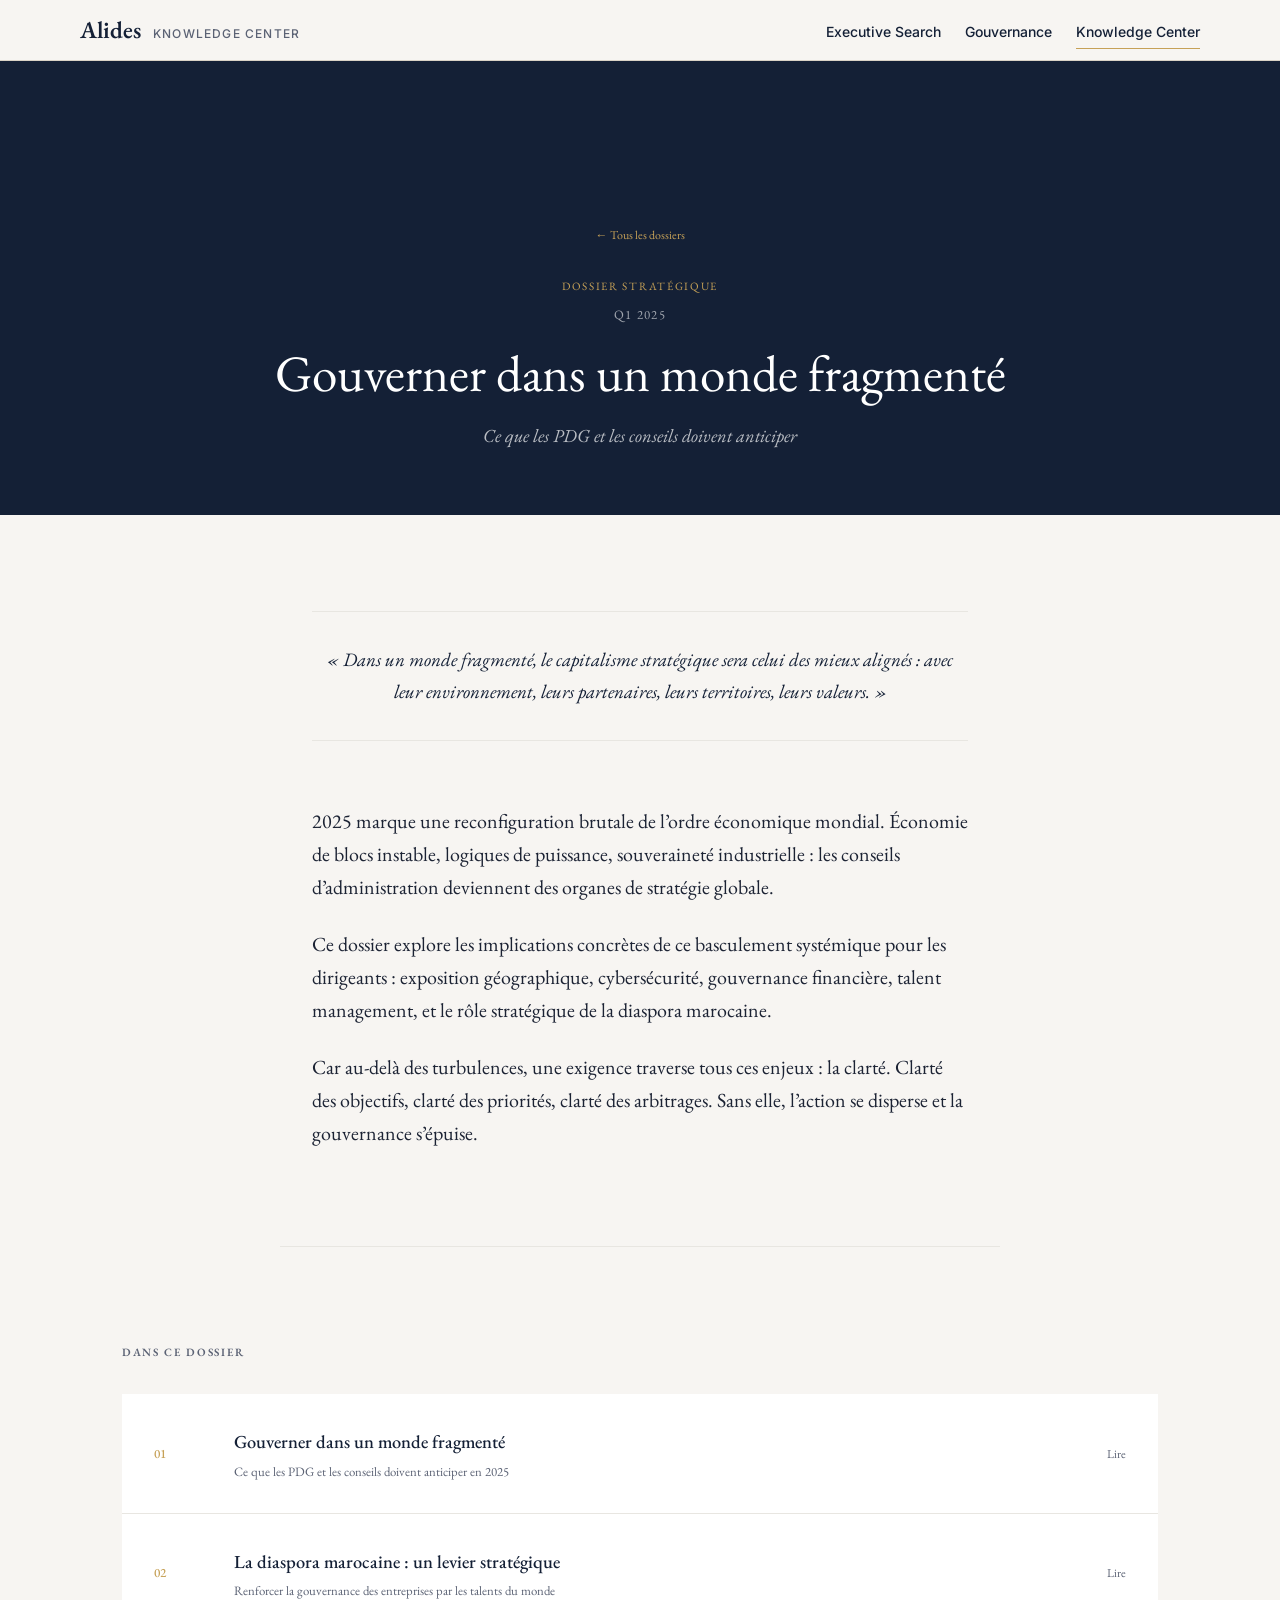
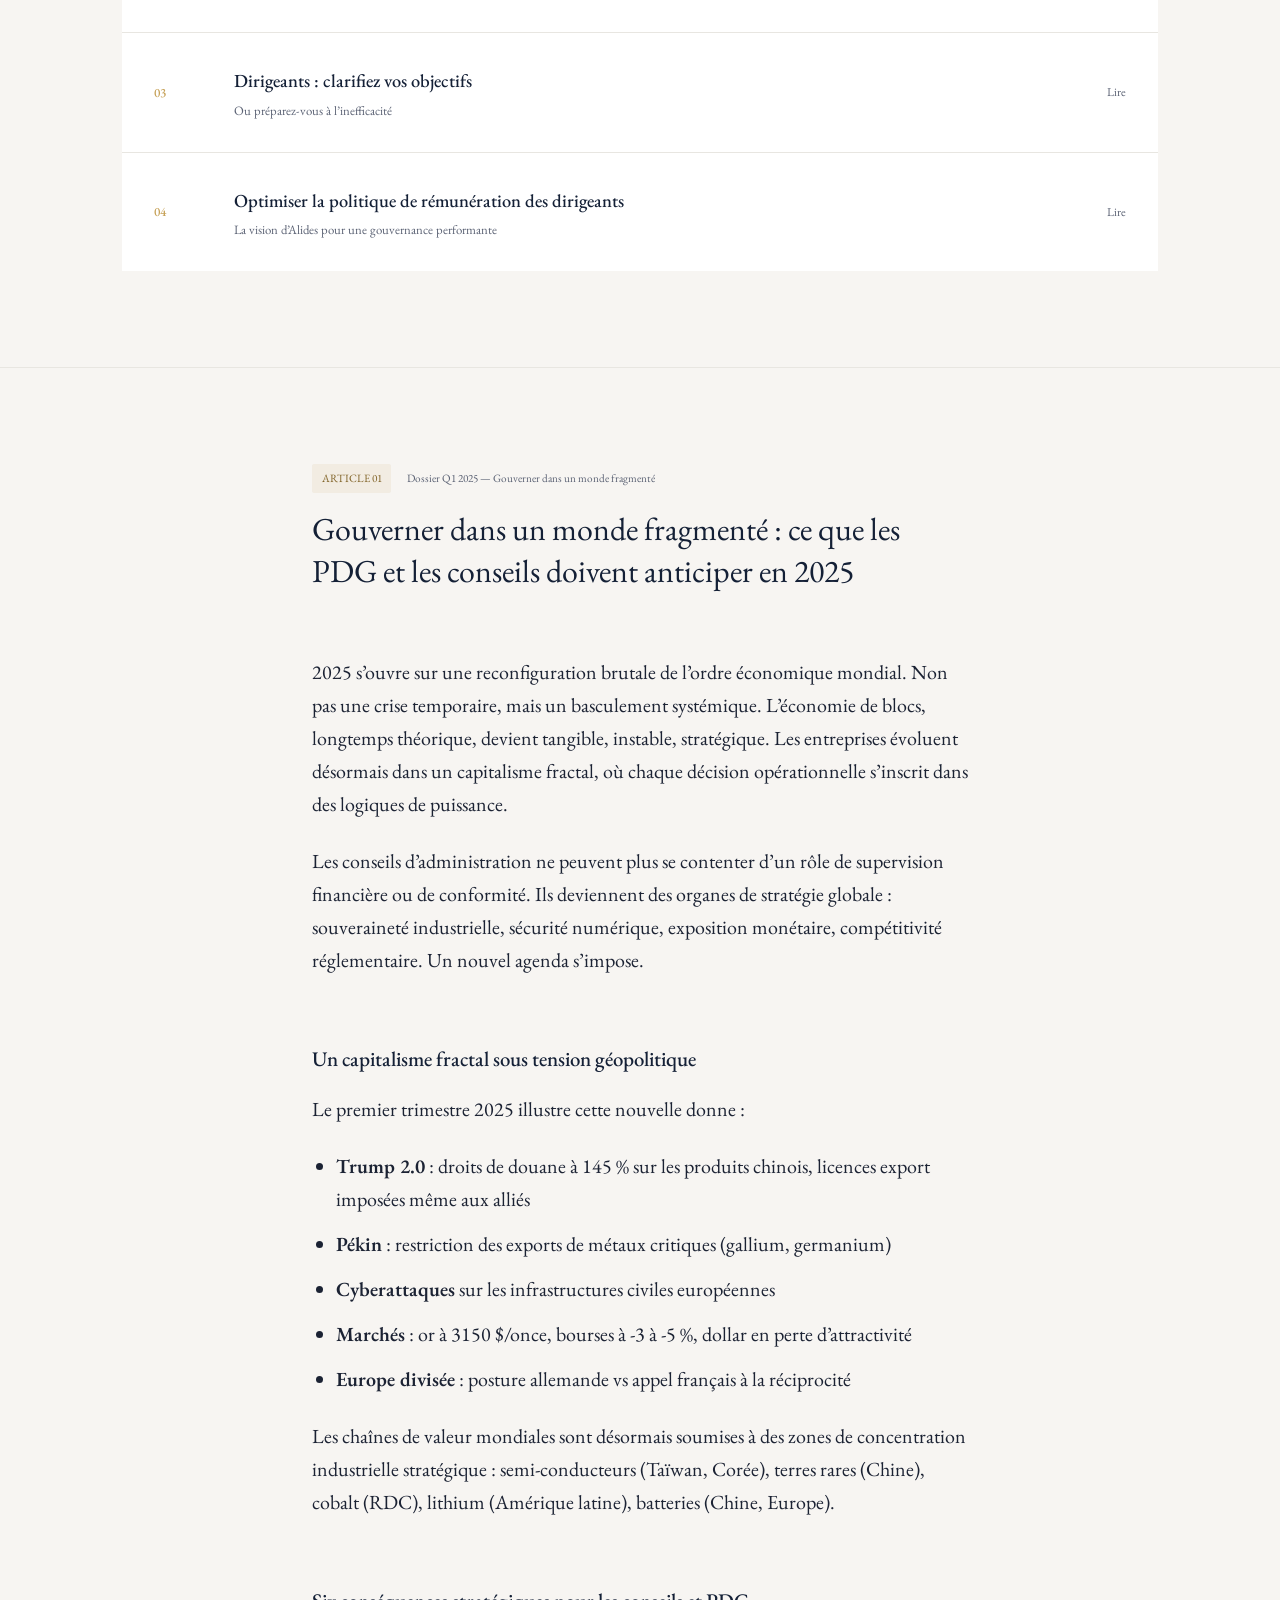
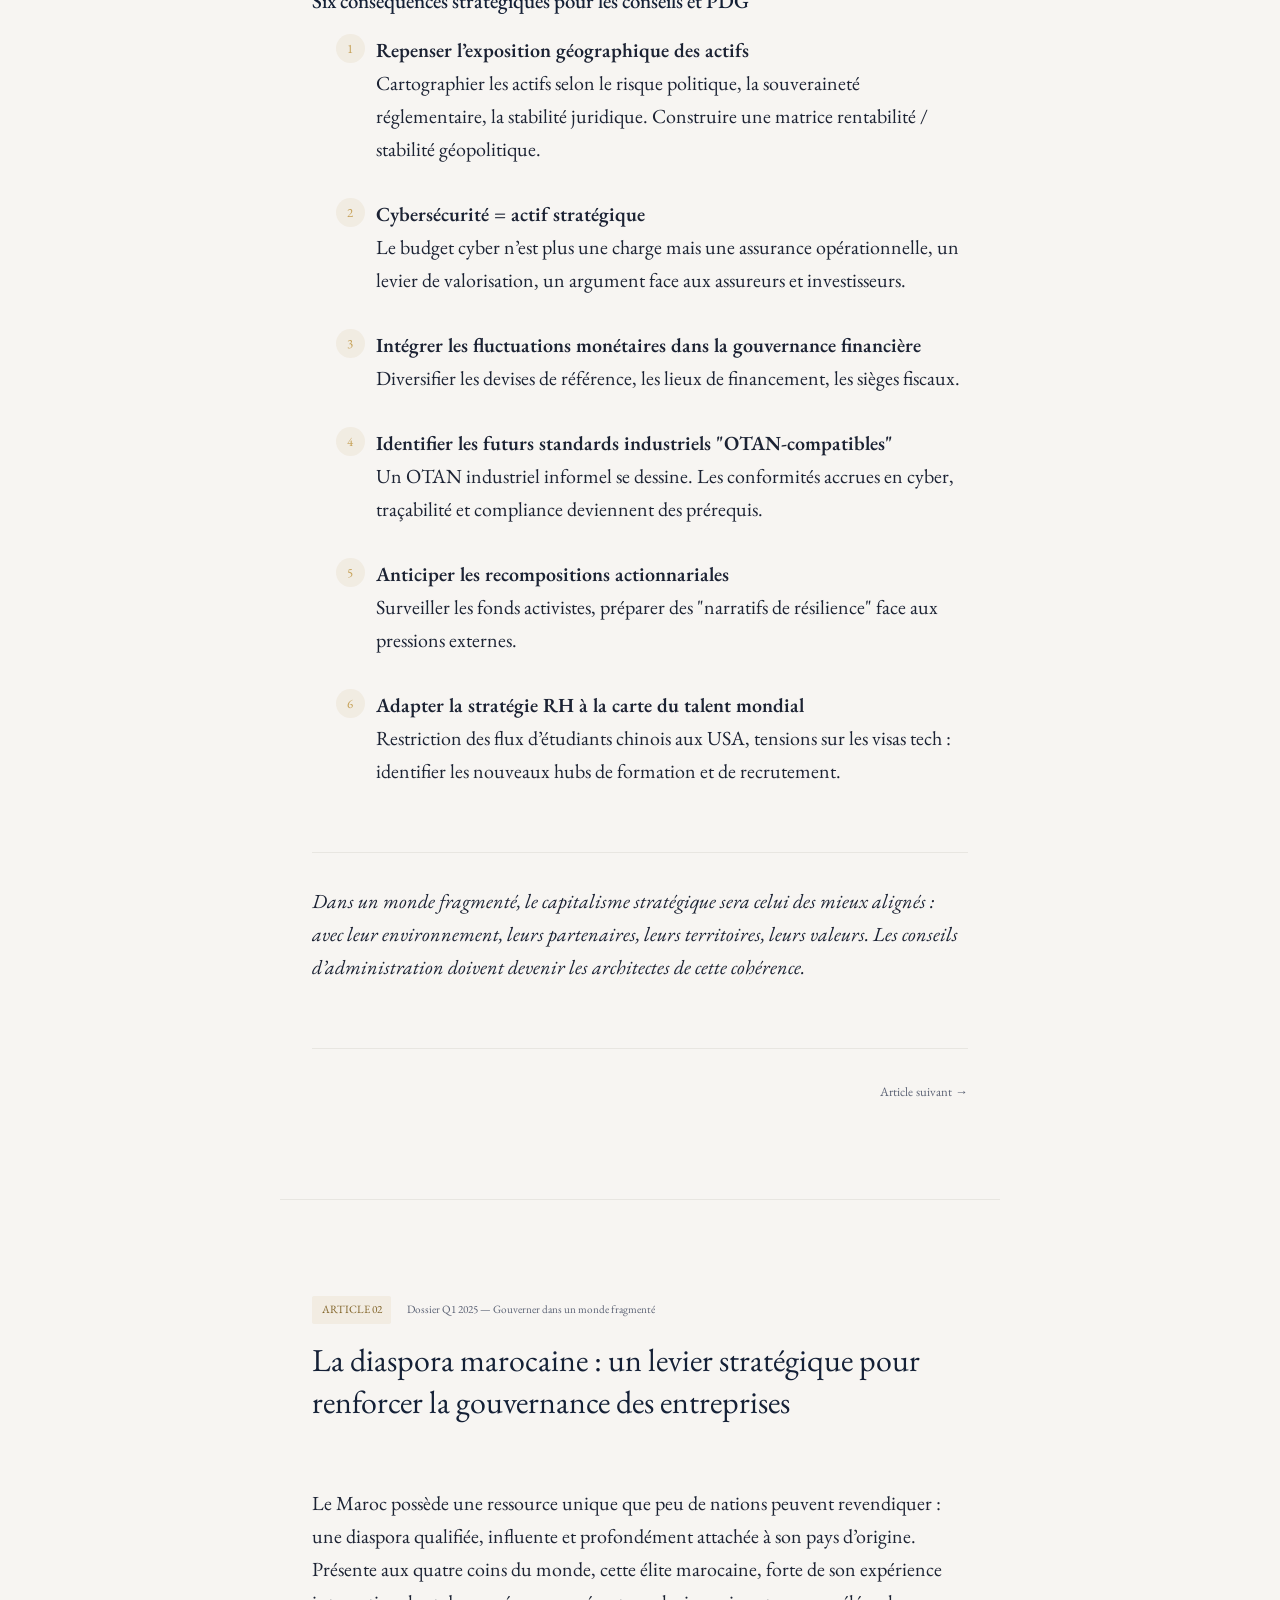
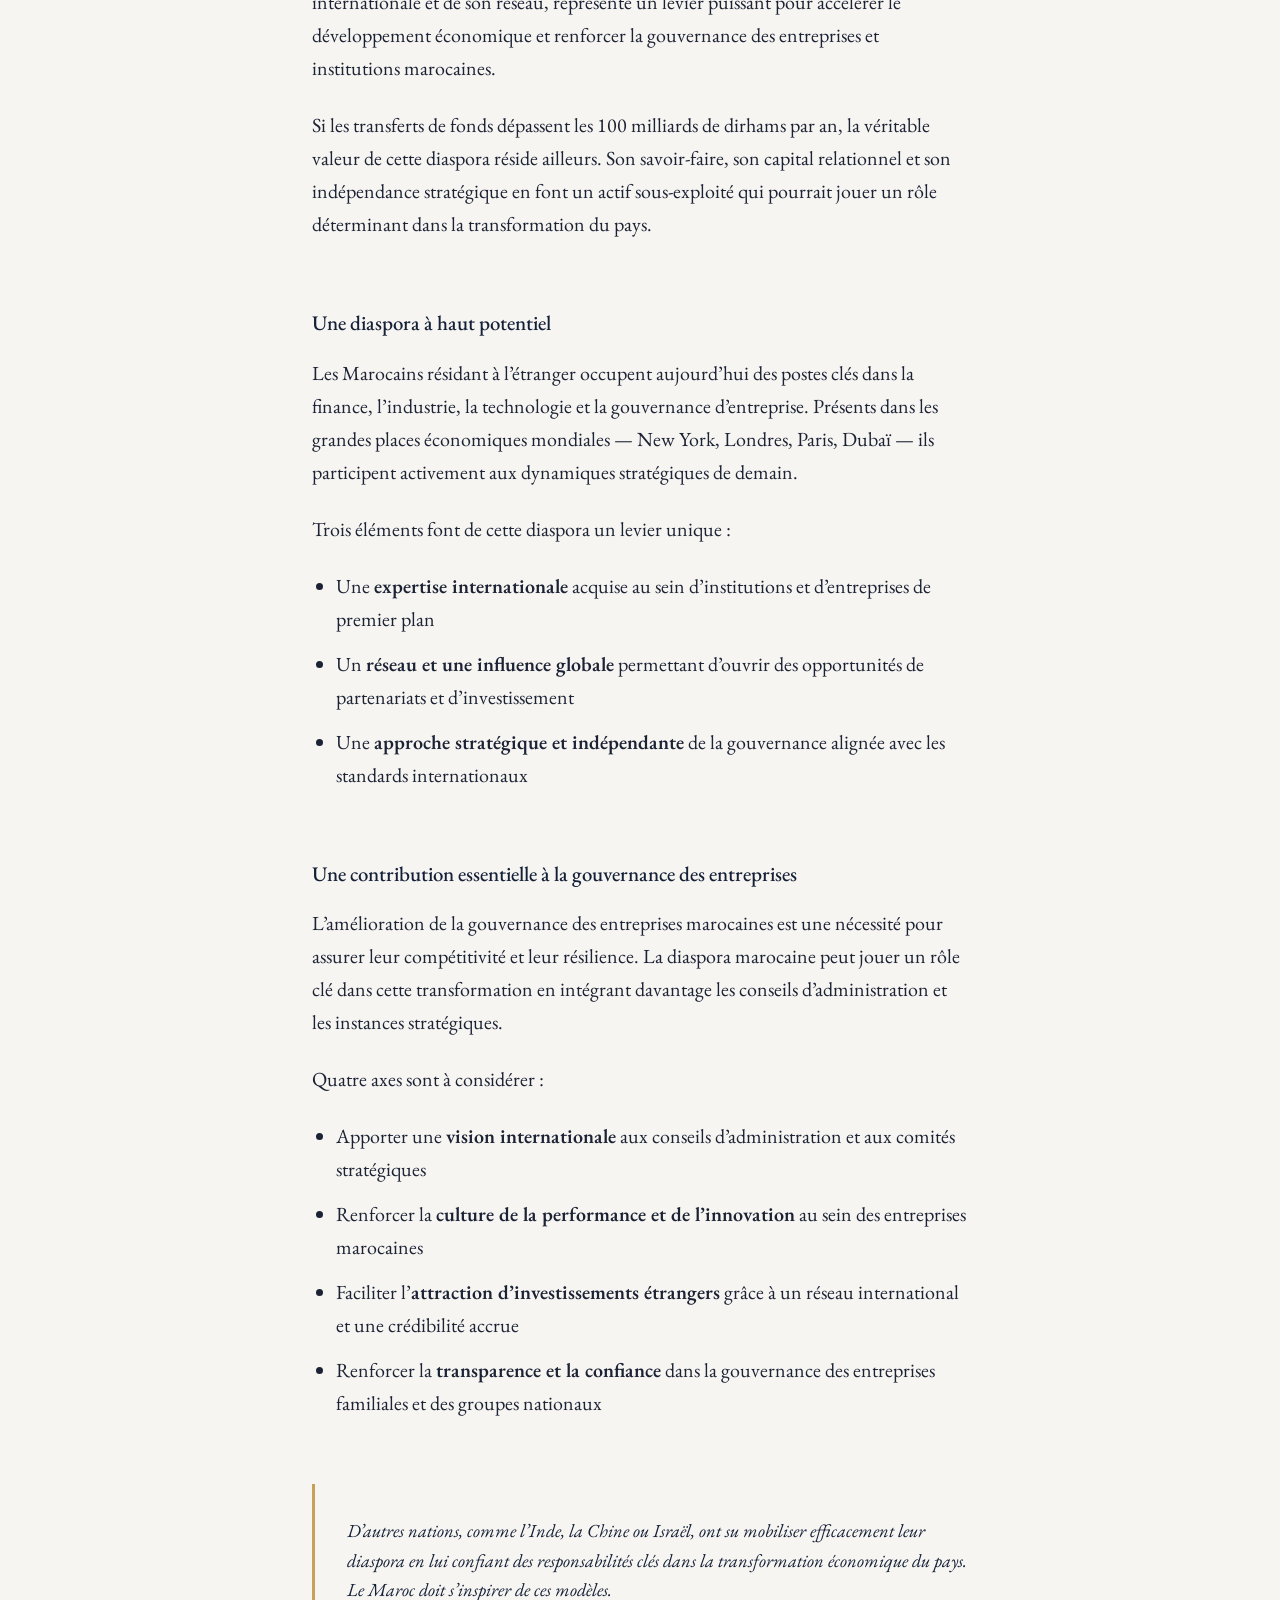
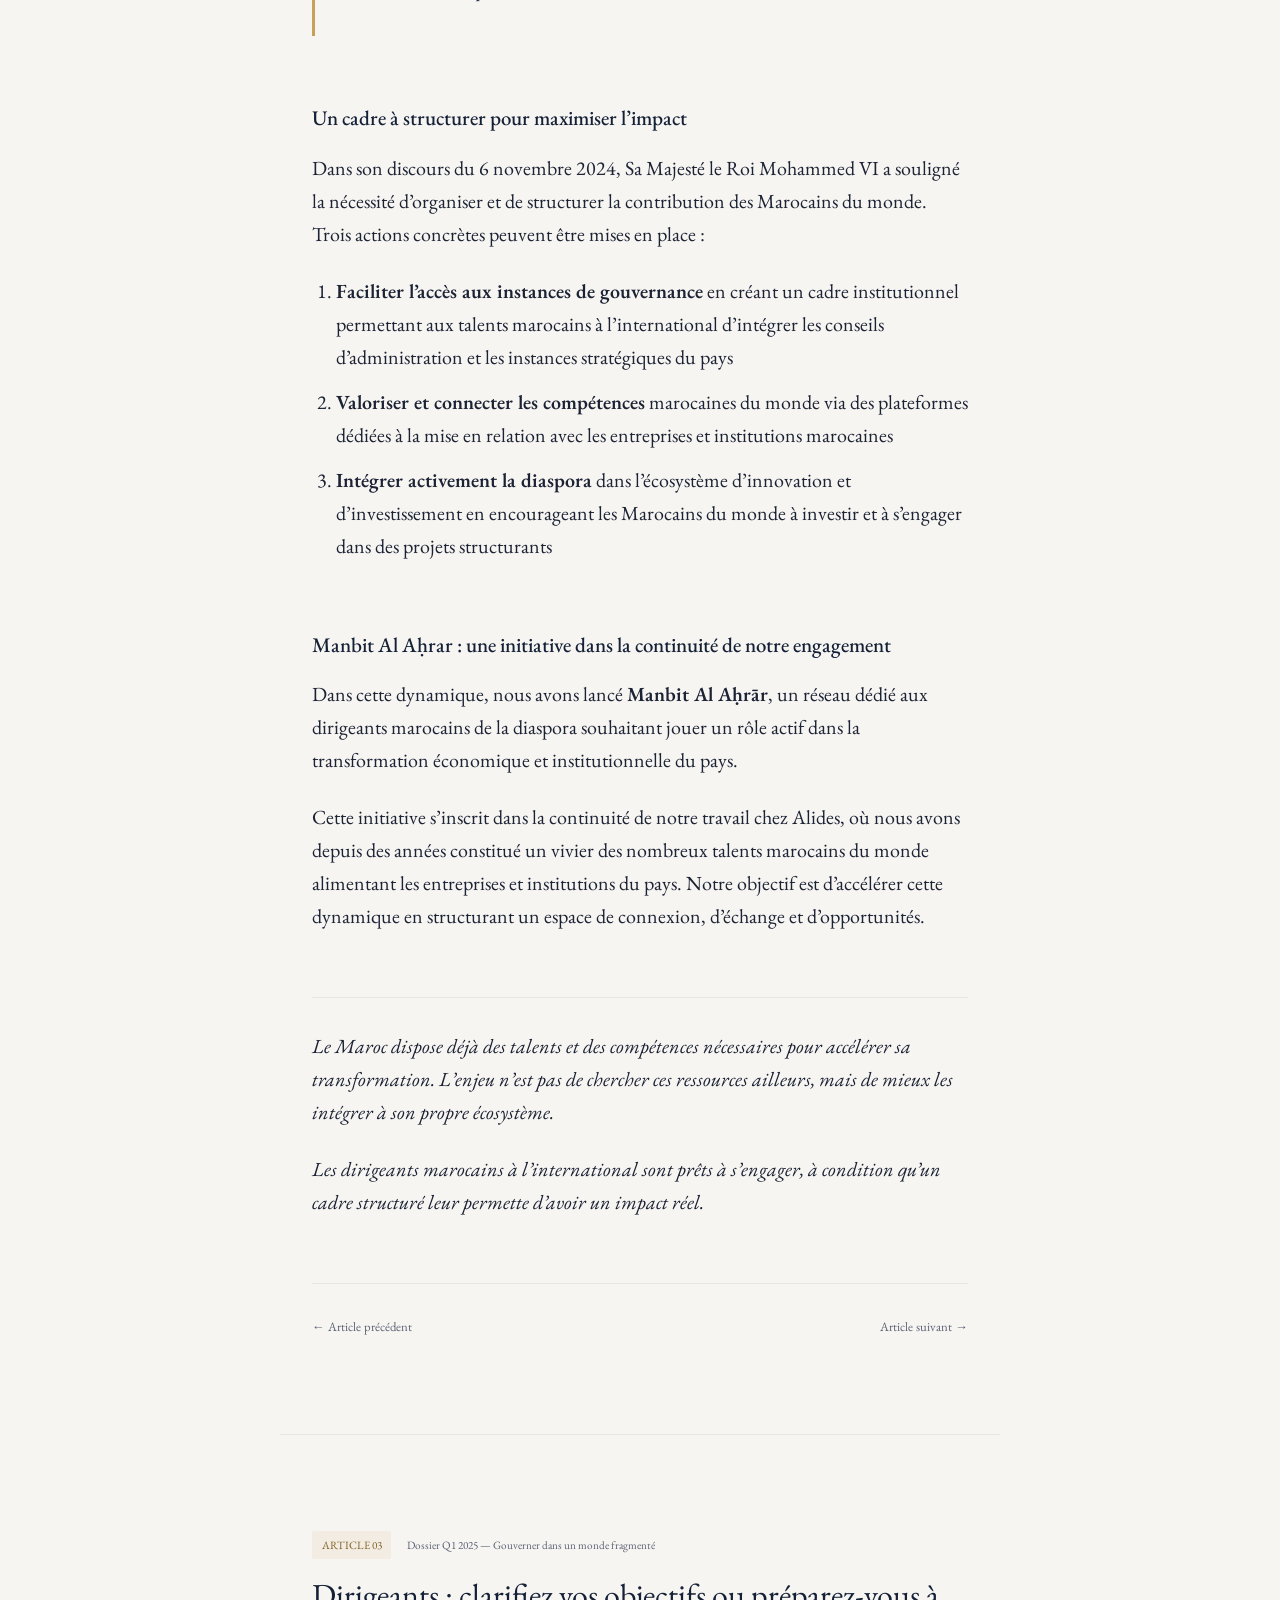
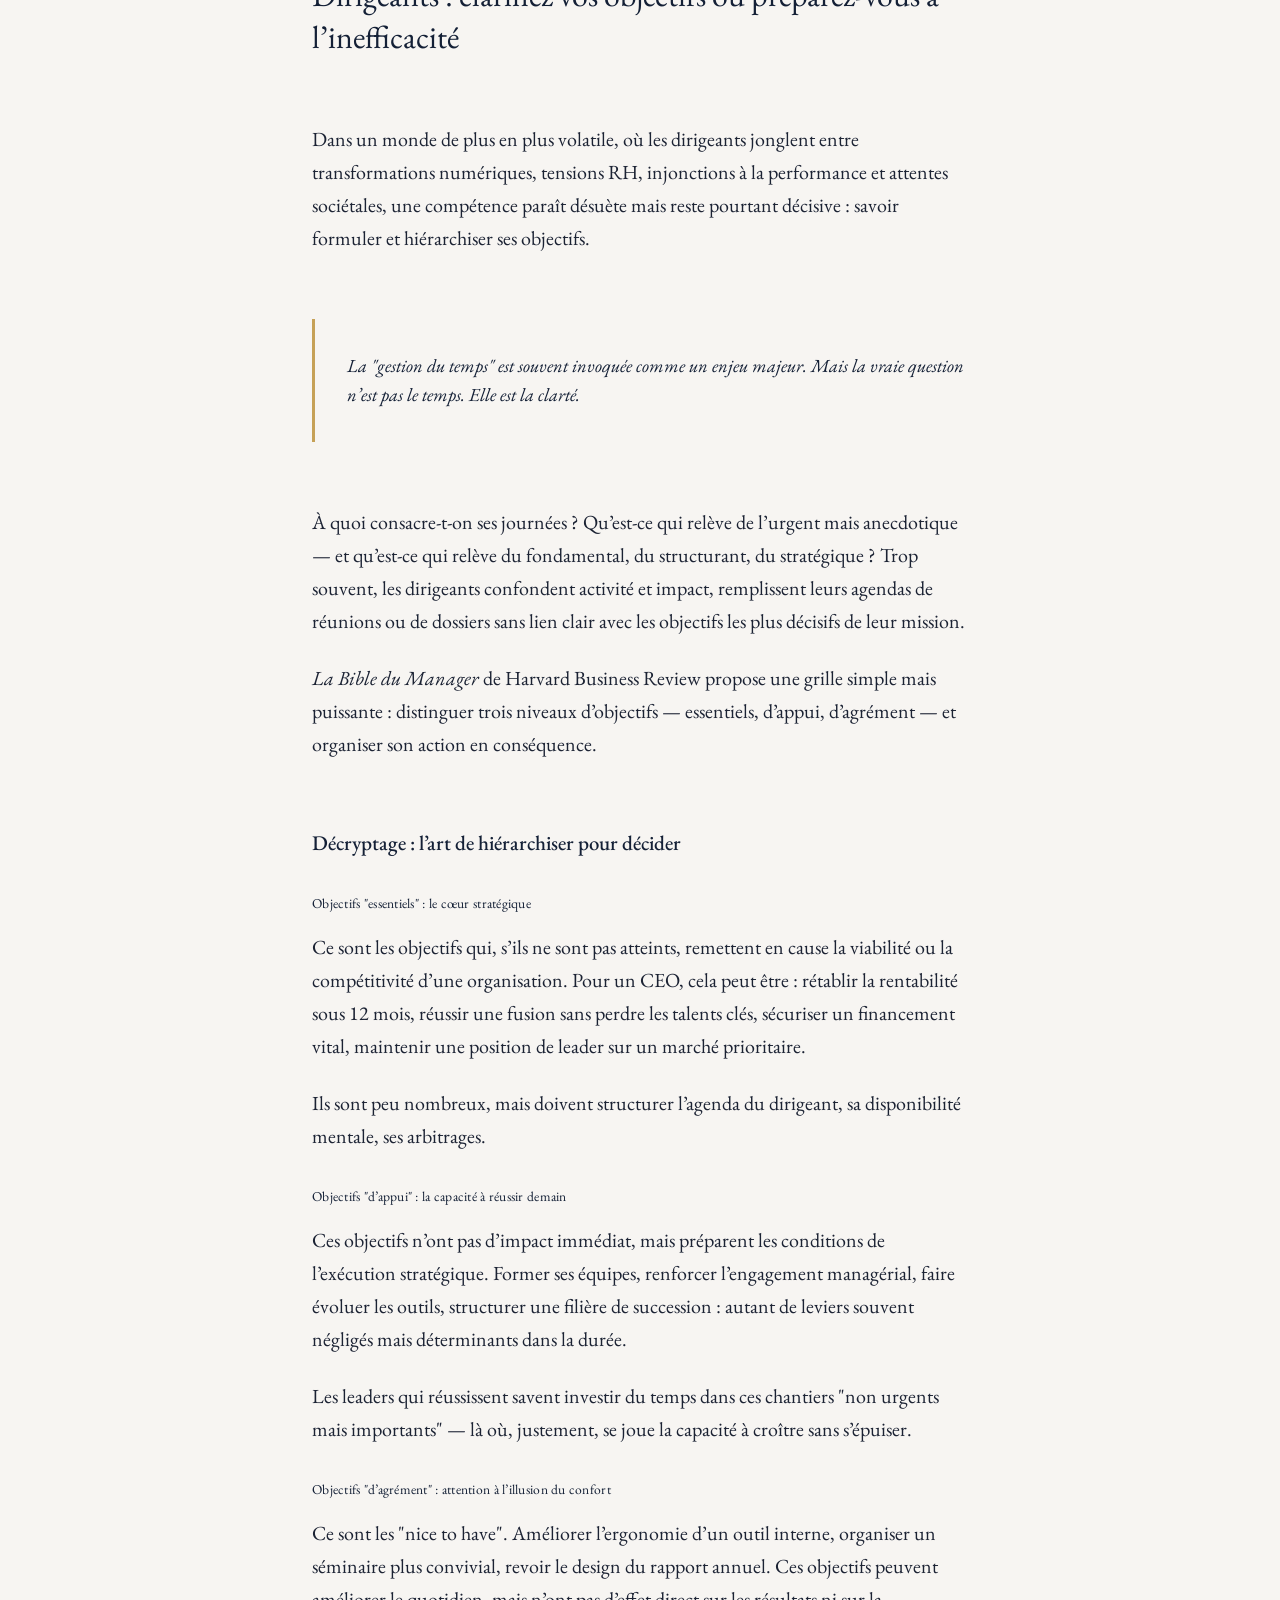
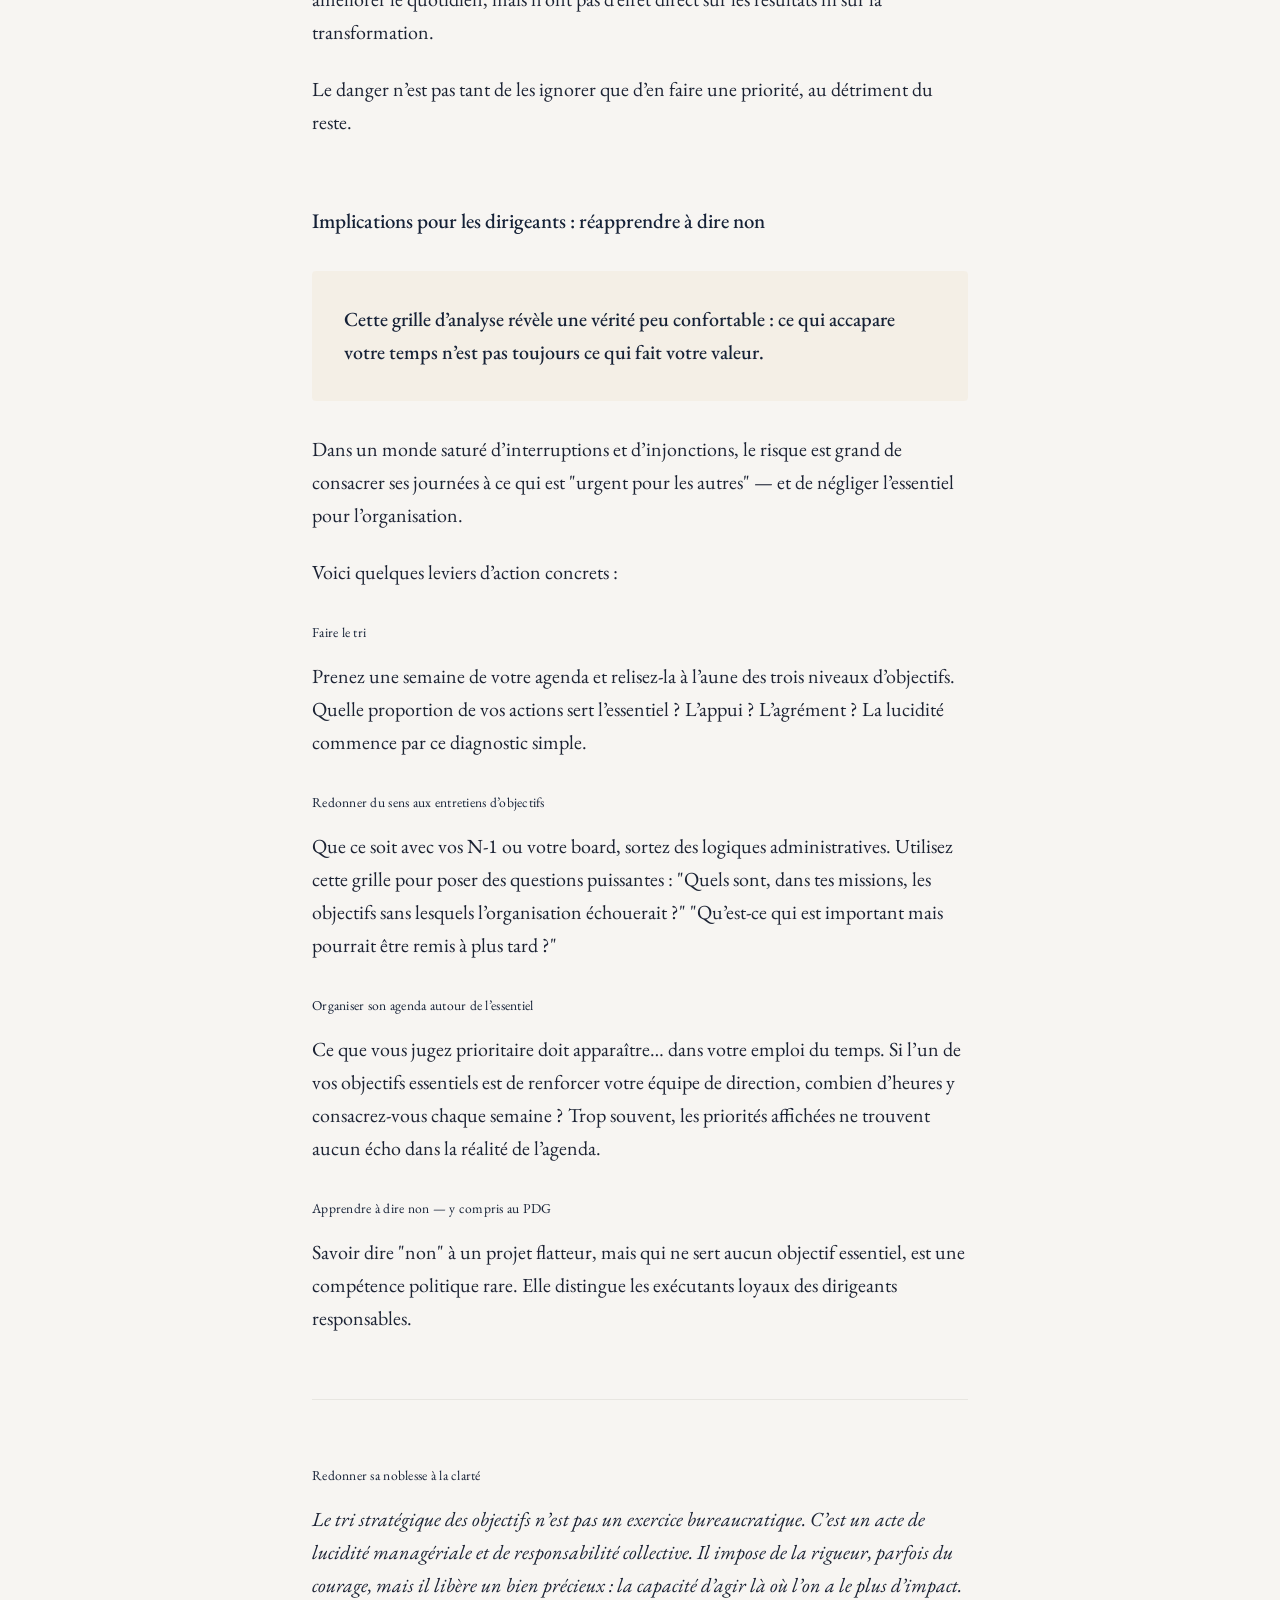
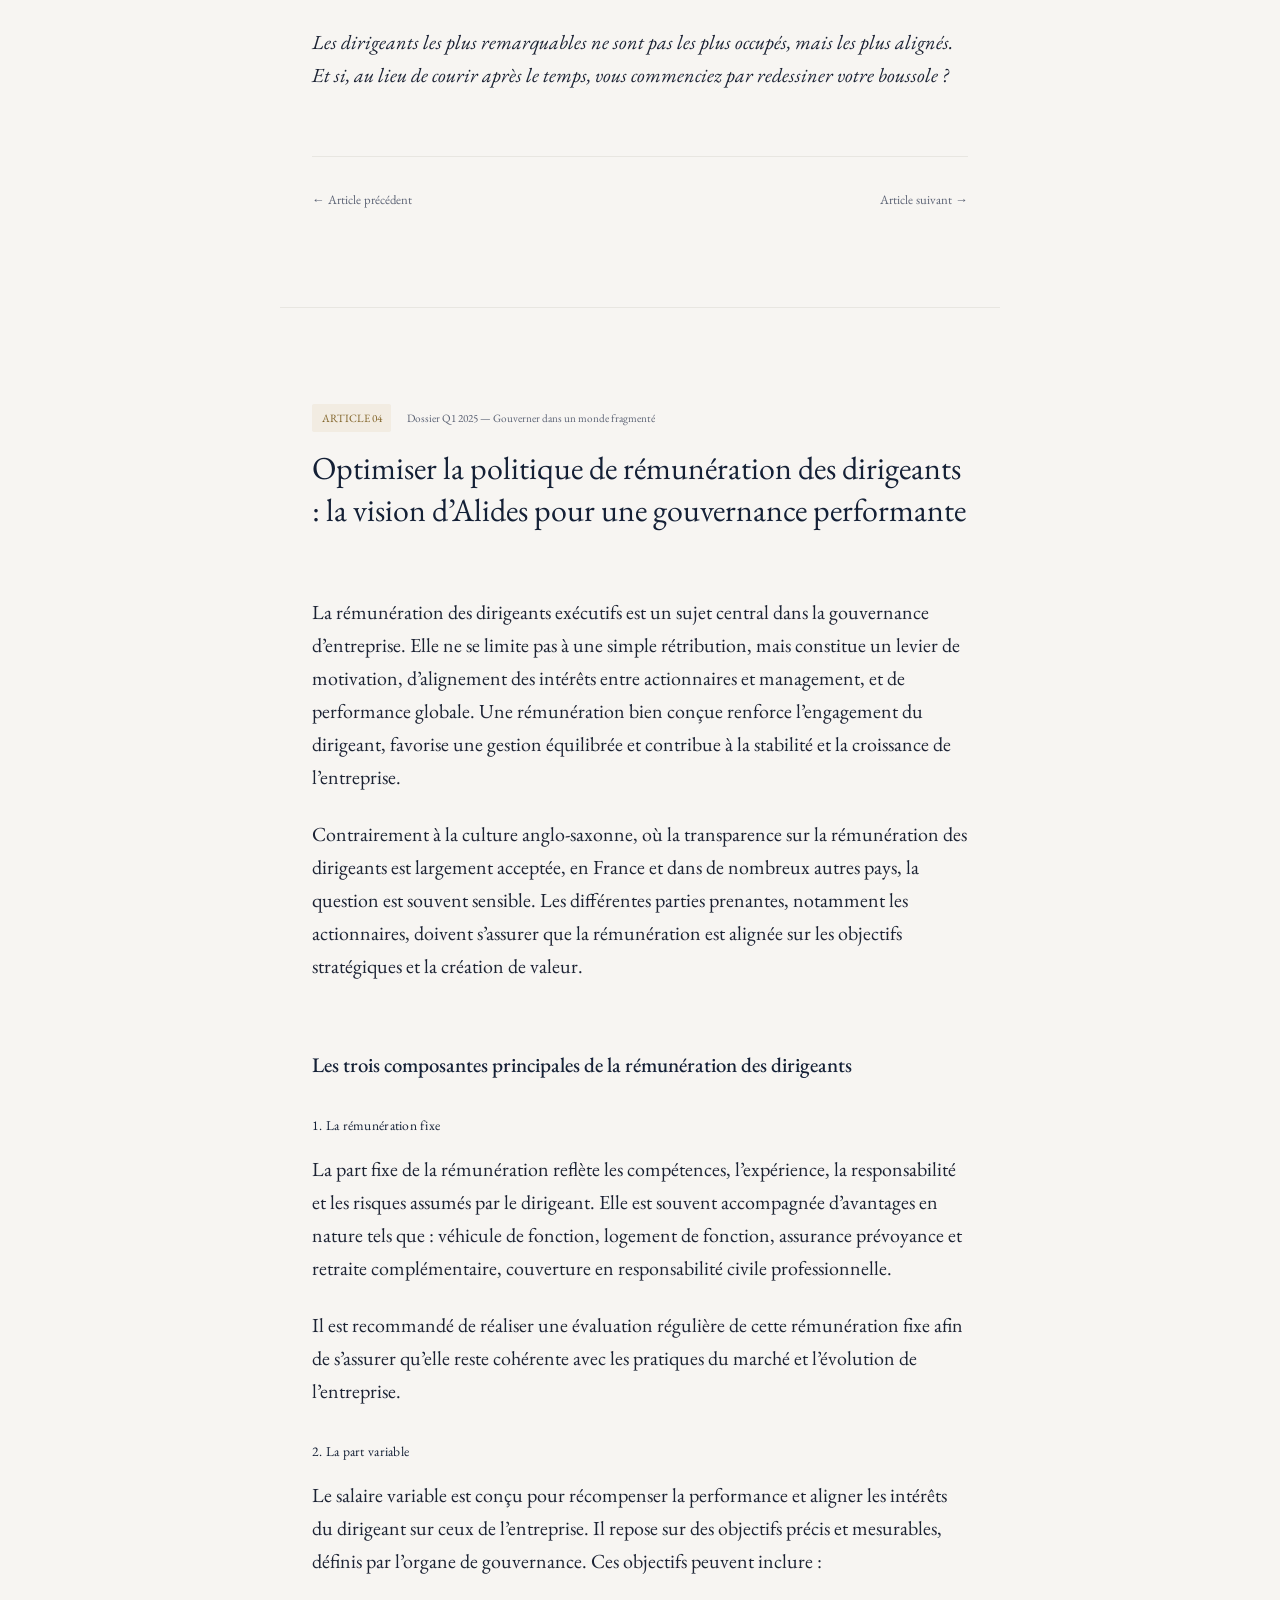
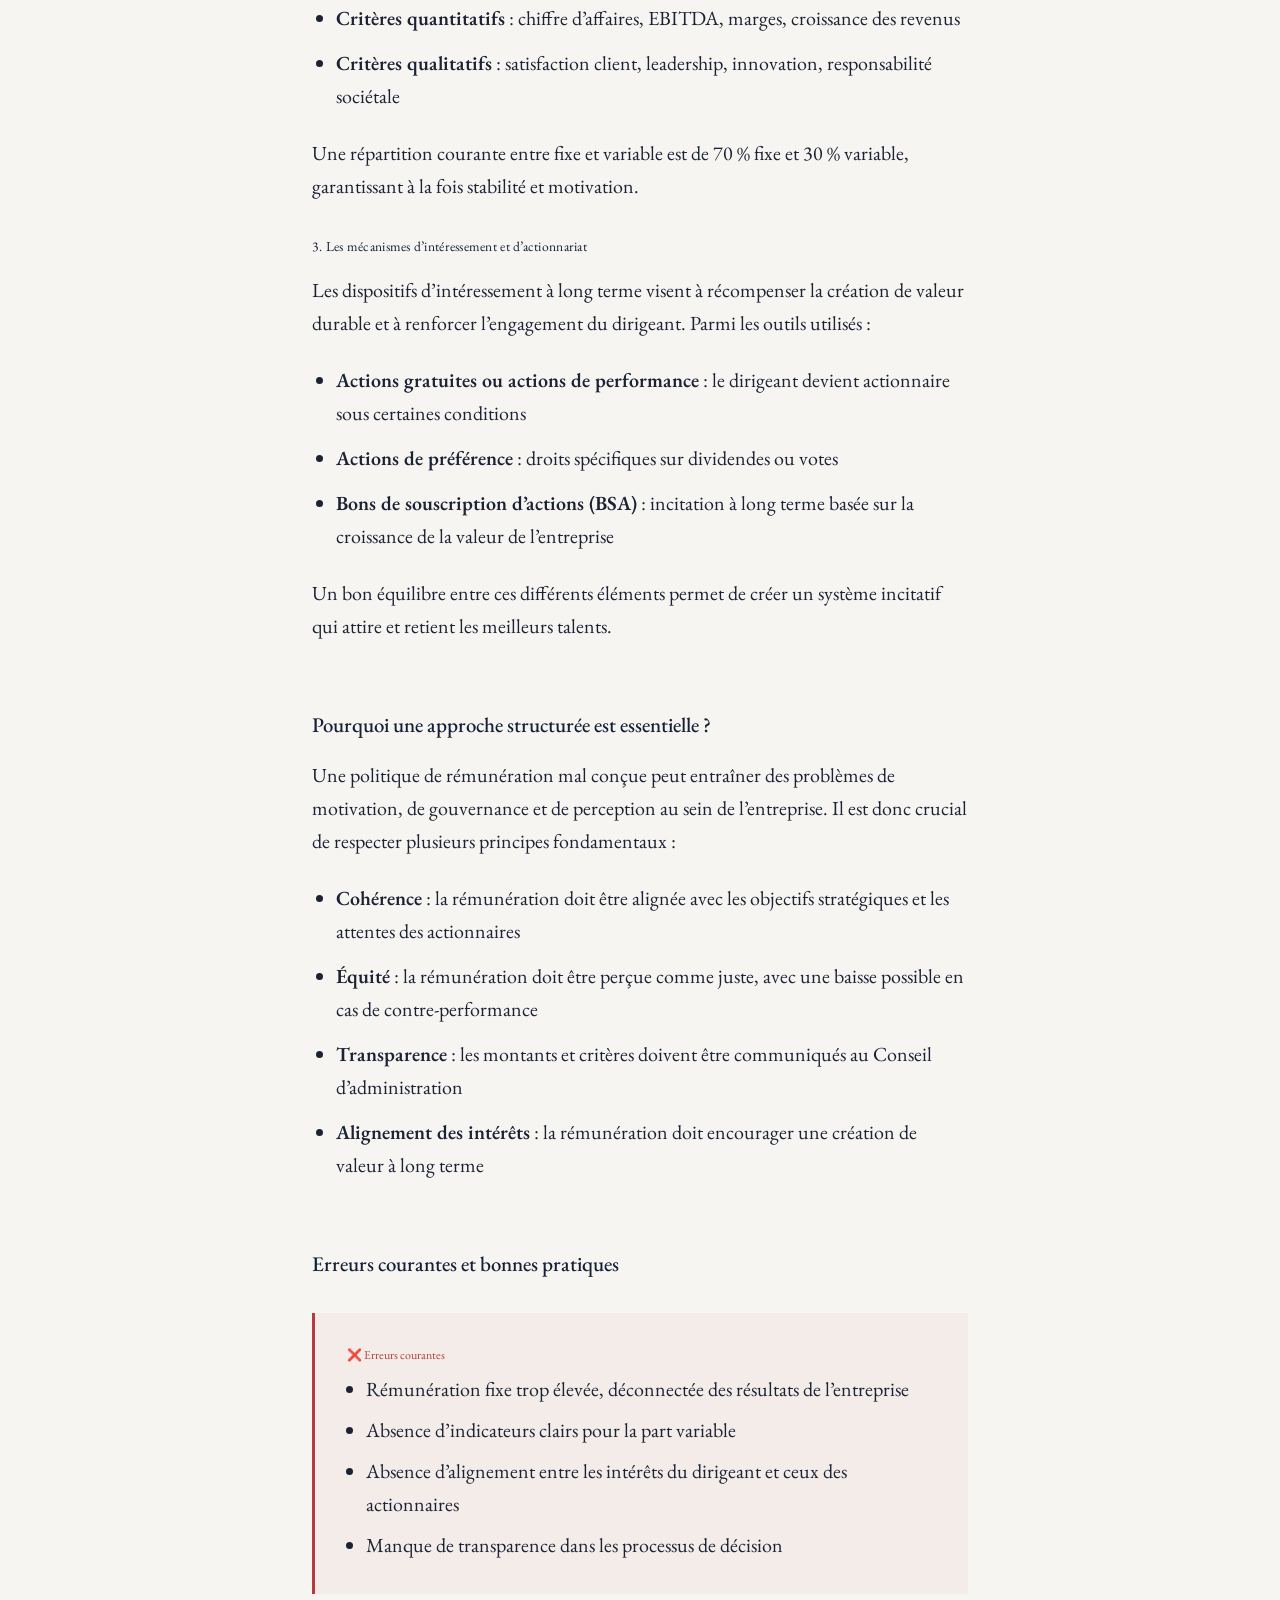
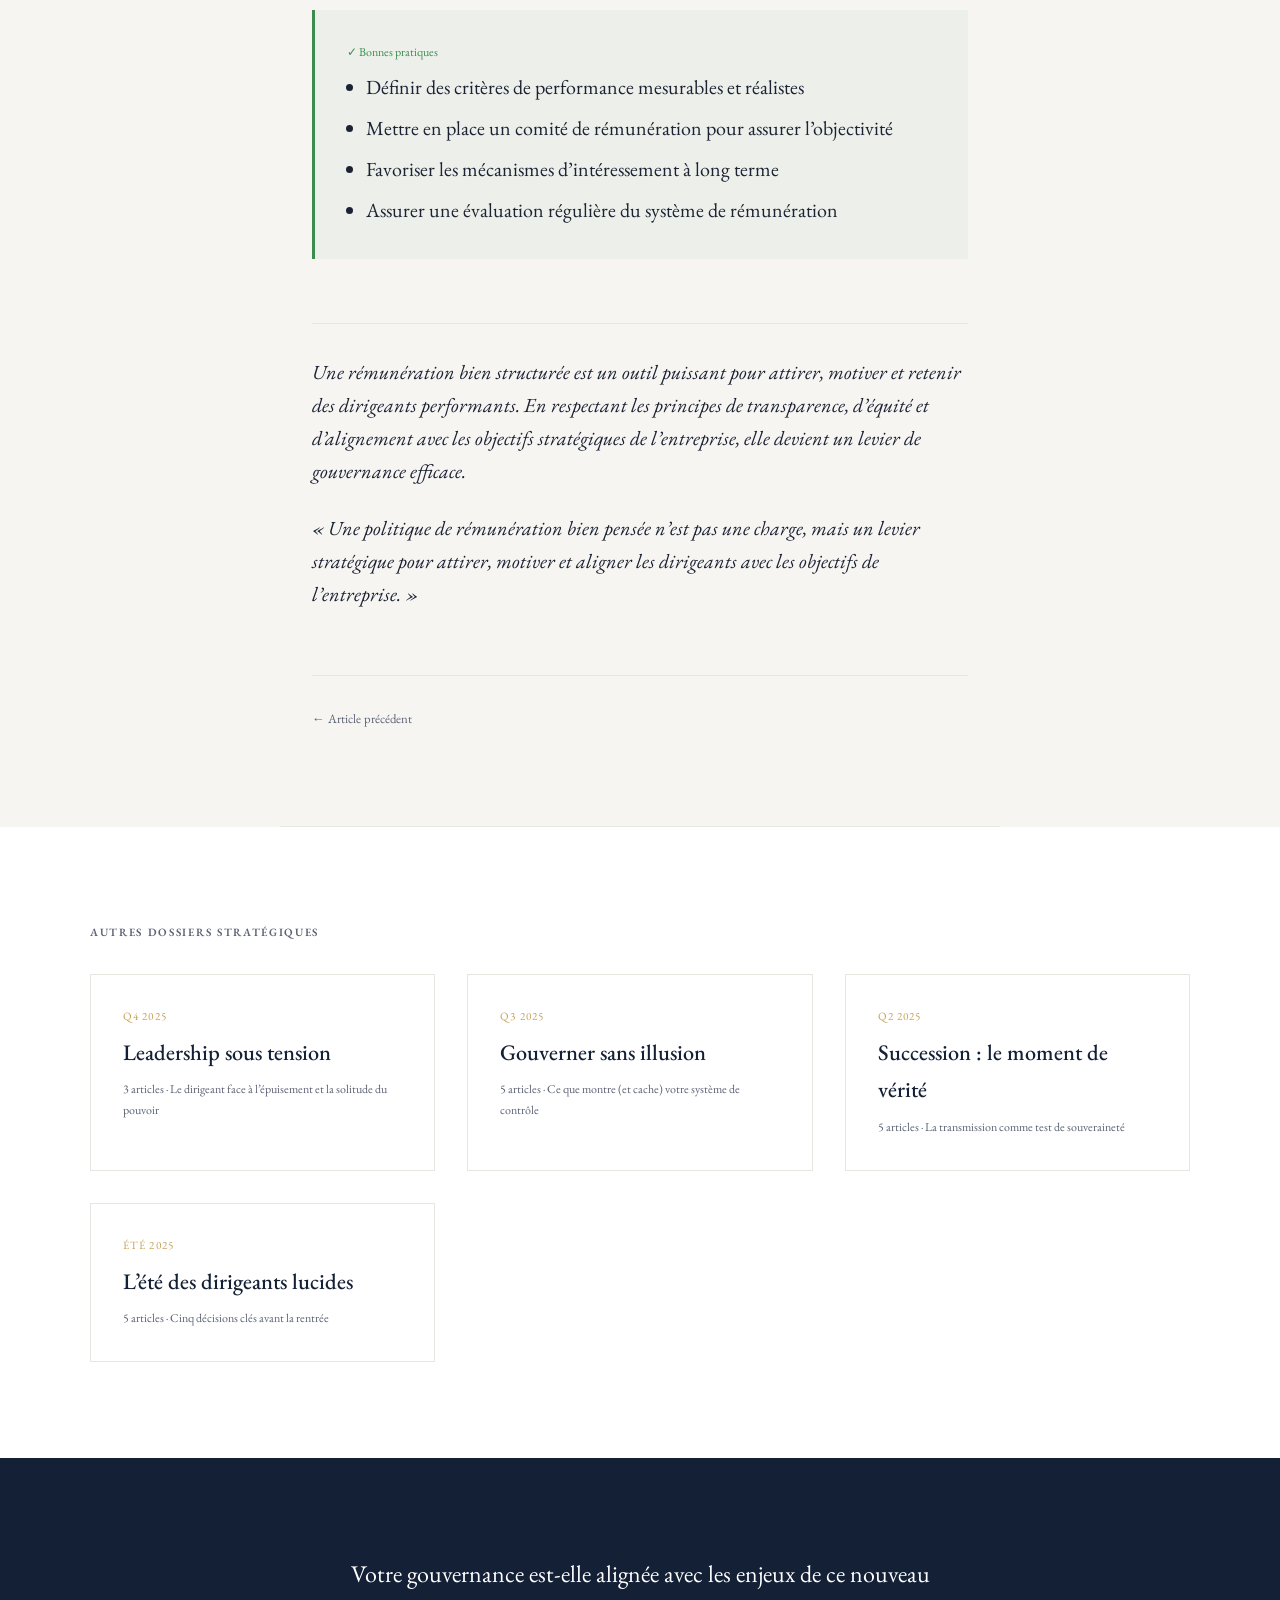
<file: dossier-q1-2025-complet.html>
<!DOCTYPE html>
<html lang="fr">
<head>
    <meta charset="UTF-8">
    <meta name="viewport" content="width=device-width, initial-scale=1.0">
    <title>Gouverner dans un monde fragmenté — Dossier Stratégique Q1 2025 | Alides</title>
    <meta name="description" content="Dossier stratégique Alides Q1 2025 : ce que les PDG et conseils d'administration doivent anticiper dans un monde géopolitiquement fracturé.">
<style>
        :root {
            --color-primary: #142036;
            --color-gold: #C6A157;
            --color-ivory: #FAFAF8;
            --color-text: #3A4A5C;
            --color-text-light: #6B7B8C;
            --color-border: #E8E6E1;
            --font-serif: 'EB Garamond', Georgia, serif;
            --font-sans: 'Inter', -apple-system, sans-serif;
            --space-xs: 0.5rem;
            --space-sm: 1rem;
            --space-md: 2rem;
            --space-lg: 4rem;
            --space-xl: 6rem;
            --max-width: 720px;
            --max-width-wide: 1100px;
        }

        * { margin: 0; padding: 0; box-sizing: border-box; }
        html { scroll-behavior: smooth; height: auto; overflow-x: hidden; }
        body { min-height: 100%; height: auto;
            font-family: var(--font-serif);
            font-size: 19px;
            line-height: 1.7;
            color: var(--color-text);
            background-color: var(--color-ivory);
            -webkit-font-smoothing: antialiased;
        }

        .header {
            position: fixed;
            top: 0;
            left: 0;
            right: 0;
            z-index: 100;
            background: var(--color-primary);
            padding: 1rem 2rem;
        }
        .header-inner {
            max-width: var(--max-width-wide);
            margin: 0 auto;
            display: flex;
            justify-content: space-between;
            align-items: center;
        }
        .logo {
            font-family: var(--font-serif);
            font-size: 1.4rem;
            font-weight: 400;
            color: white;
            text-decoration: none;
            letter-spacing: 0;
        }
        .header-nav {
            display: flex;
            gap: 2rem;
        }
        .header-nav a {
            font-size: 0.75rem;
            color: rgba(255,255,255,0.7);
            text-decoration: none;
            letter-spacing: 0.03em;
            transition: color 0.2s ease;
        }
        .header-nav a:hover { color: var(--color-gold); }
        .header-nav a.active { color: var(--color-gold); }

        .hero {
            padding: calc(var(--space-xl) + 60px) var(--space-md) var(--space-lg);
            background: var(--color-primary);
            color: white;
            text-align: center;
        }
        .hero-back {
            display: inline-block;
            font-size: 1.4rem;
            font-size: 0.75rem;
            color: var(--color-gold);
            text-decoration: none;
            letter-spacing: 0;
            margin-bottom: var(--space-md);
            transition: opacity 0.2s ease;
        }
        .hero-back:hover { opacity: 0.8; }
        .hero-label {
            font-size: 1.4rem;
            font-size: 0.7rem;
            letter-spacing: 0.15em;
            text-transform: uppercase;
            color: var(--color-gold);
            margin-bottom: var(--space-xs);
        }
        .hero-quarter {
            font-size: 1.4rem;
            font-size: 0.8rem;
            letter-spacing: 0.1em;
            color: rgba(255,255,255,0.6);
            margin-bottom: var(--space-sm);
        }
        .hero h1 {
            font-family: var(--font-serif);
            font-size: clamp(2.2rem, 5vw, 3.2rem);
            font-weight: 400;
            line-height: 1.2;
            margin-bottom: var(--space-sm);
            max-width: 800px;
            margin-left: auto;
            margin-right: auto;
        }
        .hero-subtitle {
            font-family: var(--font-serif);
            font-size: 1.15rem;
            font-style: italic;
            color: rgba(255,255,255,0.7);
            max-width: 600px;
            margin: 0 auto;
        }

        .intro {
            max-width: var(--max-width);
            margin: 0 auto;
            padding: var(--space-xl) var(--space-md);
            border-bottom: 1px solid var(--color-border);
        }
        .intro-epigraph {
            font-style: italic;
            color: var(--color-primary);
            text-align: center;
            margin-bottom: var(--space-lg);
            padding: var(--space-md) 0;
            border-top: 1px solid var(--color-border);
            border-bottom: 1px solid var(--color-border);
        }
        .intro-text {
            line-height: 1.8;
            color: var(--color-text);
        }
        .intro-text p { margin-bottom: 1.5rem; }
        .intro-text p:last-child { margin-bottom: 0; }

        .toc {
            max-width: var(--max-width-wide);
            margin: 0 auto;
            padding: var(--space-xl) var(--space-md);
        }
        .toc-title {
            font-size: 1.4rem;
            font-size: 0.7rem;
            letter-spacing: 0.15em;
            text-transform: uppercase;
            color: var(--color-text-light);
            margin-bottom: var(--space-md);
        }
        .toc-list {
            display: flex;
            flex-direction: column;
            gap: 1px;
            background: var(--color-border);
        }
        .toc-item {
            display: grid;
            grid-template-columns: 3rem 1fr auto;
            gap: var(--space-md);
            align-items: center;
            padding: var(--space-md);
            background: white;
            text-decoration: none;
            transition: all 0.2s ease;
        }
        .toc-item:hover { background: var(--color-ivory); }
        .toc-item:hover .toc-link { color: var(--color-gold); }
        .toc-number {
            font-size: 1.4rem;
            font-size: 0.8rem;
            color: var(--color-gold);
            font-weight: 500;
        }
        .toc-content h3 {
            font-family: var(--font-serif);
            font-size: 1.15rem;
            font-weight: 500;
            color: var(--color-primary);
            margin-bottom: 0.25rem;
        }
        .toc-content p {
            font-size: 1.4rem;
            font-size: 0.8rem;
            color: var(--color-text-light);
            line-height: 1.5;
        }
        .toc-link {
            font-size: 1.4rem;
            font-size: 0.75rem;
            color: var(--color-text-light);
            transition: color 0.2s ease;
        }

        .articles { border-top: 1px solid var(--color-border); }
        .article {
            max-width: var(--max-width);
            margin: 0 auto;
            padding: var(--space-xl) var(--space-md);
            border-bottom: 1px solid var(--color-border);
        }
        .article-header { margin-bottom: var(--space-lg); }
        .article-meta {
            display: flex;
            align-items: center;
            gap: var(--space-sm);
            margin-bottom: var(--space-sm);
        }
        .article-number {
            font-size: 1.4rem;
            font-size: 0.7rem;
            font-weight: 400;
            color: var(--color-gold);
            background: rgba(198, 161, 87, 0.1);
            padding: 0.3rem 0.6rem;
            border-radius: 2px;
            letter-spacing: 0;
        }
        .article-dossier {
            font-size: 1.4rem;
            font-size: 0.7rem;
            color: var(--color-text-light);
            letter-spacing: 0;
        }
        .article h2 {
            font-family: var(--font-serif);
            font-size: clamp(1.6rem, 4vw, 2rem);
            font-weight: 400;
            color: var(--color-primary);
            line-height: 1.3;
            margin-bottom: var(--space-sm);
        }
        .article-subtitle {
            font-family: var(--font-serif);
            font-style: italic;
            color: var(--color-text-light);
        }
        .article-content h3 {
            font-family: var(--font-serif);
            font-size: 1.3rem;
            font-weight: 500;
            color: var(--color-primary);
            margin-top: var(--space-lg);
            margin-bottom: var(--space-sm);
        }
        .article-content h4 {
            font-size: 1.4rem;
            font-size: 0.85rem;
            font-weight: 400;
            color: var(--color-primary);
            letter-spacing: 0.02em;
            margin-top: var(--space-md);
            margin-bottom: var(--space-sm);
        }
        .article-content p { margin-bottom: 1.5rem; }
        .article-content ul, .article-content ol {
            margin-bottom: 1.5rem;
            padding-left: 1.5rem;
        }
        .article-content li { margin-bottom: 0.75rem; }
        .article-content li:last-child { margin-bottom: 0; }

        .pull-quote {
            margin: var(--space-lg) 0;
            padding: var(--space-md) 0;
            padding-left: var(--space-md);
            border-left: 3px solid var(--color-gold);
            font-size: 1.15rem;
            font-style: italic;
            color: var(--color-primary);
            line-height: 1.6;
        }
        .key-point {
            background: rgba(198, 161, 87, 0.08);
            padding: var(--space-md);
            margin: var(--space-md) 0;
            border-radius: 4px;
        }
        .key-point p {
            margin-bottom: 0;
            font-weight: 500;
            color: var(--color-primary);
        }
        .article-conclusion {
            margin-top: var(--space-lg);
            padding-top: var(--space-md);
            border-top: 1px solid var(--color-border);
        }
        .article-conclusion p {
            font-style: italic;
            color: var(--color-text);
        }

        .numbered-list {
            counter-reset: item;
            list-style: none;
            padding: 0;
        }
        .numbered-list > li {
            counter-increment: item;
            margin-bottom: var(--space-md);
            padding-left: 2.5rem;
            position: relative;
        }
        .numbered-list > li::before {
            content: counter(item);
            position: absolute;
            left: 0;
            top: 0;
            font-size: 1.4rem;
            font-size: 0.8rem;
            font-weight: 400;
            color: var(--color-gold);
            background: rgba(198, 161, 87, 0.1);
            width: 1.8rem;
            height: 1.8rem;
            display: flex;
            align-items: center;
            justify-content: center;
            border-radius: 50%;
        }

        .article-nav {
            display: flex;
            justify-content: space-between;
            align-items: center;
            margin-top: var(--space-lg);
            padding-top: var(--space-md);
            border-top: 1px solid var(--color-border);
        }
        .article-nav a {
            font-size: 1.4rem;
            font-size: 0.8rem;
            color: var(--color-text-light);
            text-decoration: none;
            transition: color 0.2s ease;
        }
        .article-nav a:hover { color: var(--color-gold); }
        .article-nav-prev::before { content: "← "; }
        .article-nav-next::after { content: " →"; }

        .practices-box { margin: var(--space-md) 0; }
        .practice-bad, .practice-good {
            padding: var(--space-md);
            margin-bottom: var(--space-sm);
        }
        .practice-bad {
            background: rgba(180, 60, 60, 0.05);
            border-left: 3px solid #B43C3C;
        }
        .practice-good {
            background: rgba(60, 140, 80, 0.05);
            border-left: 3px solid #3C8C50;
        }
        .practice-bad h5, .practice-good h5 {
            font-size: 1.4rem;
            font-size: 0.75rem;
            font-weight: 400;
            letter-spacing: 0;
            margin-bottom: var(--space-xs);
        }
        .practice-bad h5 { color: #B43C3C; }
        .practice-good h5 { color: #3C8C50; }
        .practice-bad ul, .practice-good ul { margin: 0; padding-left: 1.2rem; }
        .practice-bad li, .practice-good li { margin-bottom: 0.5rem; font-size: 0.95rem; }

        .other-dossiers {
            background: white;
            padding: var(--space-xl) var(--space-md);
        }
        .other-dossiers-inner {
            max-width: var(--max-width-wide);
            margin: 0 auto;
        }
        .section-title {
            font-size: 1.4rem;
            font-size: 0.7rem;
            letter-spacing: 0.15em;
            text-transform: uppercase;
            color: var(--color-text-light);
            margin-bottom: var(--space-md);
        }
        .dossiers-grid {
            display: grid;
            grid-template-columns: repeat(auto-fit, minmax(280px, 1fr));
            gap: var(--space-md);
        }
        .dossier-card {
            padding: var(--space-md);
            border: 1px solid var(--color-border);
            text-decoration: none;
            transition: all 0.2s ease;
        }
        .dossier-card:hover { border-color: var(--color-gold); }
        .dossier-card-quarter {
            font-size: 1.4rem;
            font-size: 0.7rem;
            color: var(--color-gold);
            letter-spacing: 0.1em;
            margin-bottom: var(--space-xs);
        }
        .dossier-card h3 {
            font-family: var(--font-serif);
            font-weight: 500;
            color: var(--color-primary);
            margin-bottom: var(--space-xs);
        }
        .dossier-card p {
            font-size: 1.4rem;
            font-size: 0.75rem;
            color: var(--color-text-light);
        }

        .cta {
            background: var(--color-primary);
            padding: var(--space-xl) var(--space-md);
            text-align: center;
        }
        .cta-inner {
            max-width: 600px;
            margin: 0 auto;
        }
        .cta h2 {
            font-family: var(--font-serif);
            font-size: 1.5rem;
            font-weight: 400;
            color: white;
            margin-bottom: var(--space-md);
        }
        .cta-btn {
            display: inline-block;
            font-size: 1.4rem;
            font-size: 0.8rem;
            font-weight: 500;
            color: var(--color-gold);
            text-decoration: none;
            padding: 0.9rem 2rem;
            border: 1px solid var(--color-gold);
            letter-spacing: 0;
            transition: all 0.2s ease;
        }
        .cta-btn:hover {
            background: var(--color-gold);
            color: var(--color-primary);
        }

        .footer {
            background: var(--color-primary);
            padding: var(--space-md) var(--space-md);
            border-top: 1px solid rgba(255,255,255,0.1);
        }
        .footer-inner {
            max-width: var(--max-width-wide);
            margin: 0 auto;
            display: flex;
            justify-content: space-between;
            align-items: center;
        }
        .footer-links {
            display: flex;
            gap: var(--space-md);
        }
        .footer-links a {
            font-size: 1.4rem;
            font-size: 0.7rem;
            color: rgba(255,255,255,0.5);
            text-decoration: none;
            transition: color 0.2s ease;
        }
        .footer-links a:hover { color: var(--color-gold); }
        .footer-copy {
            font-size: 1.4rem;
            font-size: 0.7rem;
            color: rgba(255,255,255,0.4);
        }

        /* ==================== RESPONSIVE MOBILE ==================== */
        
        @media (max-width: 768px) {
            :root {
                --space-md: 1.5rem;
                --space-lg: 2.5rem;
                --space-xl: 3.5rem;
            }
            
            body { min-height: 100%; height: auto;
                font-size: 17px;
            }
            
            .header {
                padding: 0.8rem 1rem;
            }
            
            .header-nav { 
                gap: 0;
            }
            
            .header-nav a:not(.active) {
                display: none;
            }
            
            .header-nav a.active {
                font-size: 0.7rem;
                padding: 0.4rem 0.8rem;
                background: rgba(198, 161, 87, 0.15);
                border-radius: 3px;
            }
            
            .hero {
                padding: calc(var(--space-lg) + 50px) 1.25rem var(--space-md);
            }
            
            .hero h1 {
                font-size: 1.8rem;
                line-height: 1.25;
            }
            
            .hero-subtitle {
                font-size: 1rem;
            }
            
            .hero-back {
                font-size: 0.7rem;
                margin-bottom: 1rem;
            }
            
            .intro {
                padding: var(--space-lg) 1.25rem;
            }
            
            .intro-epigraph {
                font-size: 1rem;
                padding: 1rem 0;
            }
            
            .intro-text {
                font-size: 1rem;
            }
            
            .toc {
                padding: var(--space-lg) 1.25rem;
            }
            
            .toc-item { 
                grid-template-columns: 2.5rem 1fr;
                padding: 1rem;
                gap: 1rem;
            }
            
            .toc-link { 
                display: none; 
            }
            
            .toc-content h3 {
                font-size: 1rem;
            }
            
            .toc-content p {
                font-size: 0.75rem;
            }
            
            .article {
                padding: var(--space-lg) 1.25rem;
            }
            
            .article h2 {
                font-size: 1.5rem;
                line-height: 1.3;
            }
            
            .article-content h3 {
                font-size: 1.15rem;
                margin-top: var(--space-md);
            }
            
            .article-content h4 {
                font-size: 0.8rem;
            }
            
            .article-content p,
            .article-content li {
                font-size: 1rem;
            }
            
            .pull-quote {
                font-size: 1rem;
                padding-left: 1rem;
                margin: var(--space-md) 0;
            }
            
            .key-point {
                padding: 1rem;
            }
            
            .key-point p {
                font-size: 0.95rem;
            }
            
            .numbered-list > li {
                padding-left: 2rem;
            }
            
            .numbered-list > li::before {
                width: 1.5rem;
                height: 1.5rem;
                font-size: 0.7rem;
            }
            
            .article-nav { 
                flex-direction: column; 
                gap: var(--space-sm);
                text-align: center;
            }
            
            .practices-box {
                margin: 1rem 0;
            }
            
            .practice-bad, .practice-good {
                padding: 1rem;
            }
            
            .other-dossiers {
                padding: var(--space-lg) 1.25rem;
            }
            
            .dossiers-grid { 
                grid-template-columns: 1fr;
                gap: 1rem;
            }
            
            .dossier-card {
                padding: 1rem;
            }
            
            .dossier-card h3 {
                font-size: 1rem;
            }
            
            .cta {
                padding: var(--space-lg) 1.25rem;
            }
            
            .cta h2 {
                font-size: 1.2rem;
            }
            
            .cta-btn {
                padding: 0.8rem 1.5rem;
                font-size: 0.75rem;
            }
            
            .footer {
                padding: 1.5rem 1.25rem;
            }
            
            .footer-inner { 
                flex-direction: column; 
                gap: 1rem; 
                text-align: center; 
            }
            
            .footer-links {
                flex-wrap: wrap;
                justify-content: center;
                gap: 1rem;
            }
        }
        
        @media (max-width: 480px) {
            body { min-height: 100%; height: auto;
                font-size: 16px;
            }
            
            .hero h1 {
                font-size: 1.5rem;
            }
            
            .article h2 {
                font-size: 1.3rem;
            }
            
            .toc-item {
                grid-template-columns: 2rem 1fr;
            }
            
            .toc-number {
                font-size: 0.7rem;
            }
        }
    </style>
<script type="application/ld+json">{"@context":"https://schema.org","@type":"Article","headline":"Gouverner dans un monde fragmenté — Dossier Stratégique Q1 2025","datePublished":"2025-03-15","dateModified":"2026-07-08","inLanguage":"fr","author":{"@type":"Organization","name":"Alides"},"publisher":{"@type":"Organization","name":"Alides"}}</script>
<!-- Charte commune de la revue : polices locales, couleurs, en-tête et pied de page -->
<script>document.documentElement.className+=' js';</script>
<link rel="stylesheet" href="revue-heritage.css">
</head>
<body>

    <div class="rv-bar" role="banner"><div class="rv-bar-inner">
<a class="rv-brand" href="https://www.alides.org" target="_top" rel="noopener">Alides <small>Knowledge Center</small></a>
<div class="rv-nav" role="navigation" aria-label="Navigation Alides">
<a class="rv-line" href="https://www.alides.org/executive-search-maroc-afrique" target="_top" rel="noopener">Executive Search</a>
<a class="rv-line" href="https://www.alides.org/board-services/board-advisory-questions" target="_top" rel="noopener">Gouvernance</a>
<a class="rv-line" href="index.html" aria-current="page">Knowledge Center</a>
</div></div></div>

    <section class="hero">
        <a href="index.html" class="hero-back">← Tous les dossiers</a>
        <div class="hero-label">Dossier Stratégique</div>
        <div class="hero-quarter">Q1 2025</div>
        <h1>Gouverner dans un monde fragmenté</h1>
        <p class="hero-subtitle">Ce que les PDG et les conseils doivent anticiper</p>
    </section>

    <section class="intro">
        <p class="intro-epigraph">
            « Dans un monde fragmenté, le capitalisme stratégique sera celui des mieux alignés : avec leur environnement, leurs partenaires, leurs territoires, leurs valeurs. »
        </p>
        <div class="intro-text">
            <p>2025 marque une reconfiguration brutale de l’ordre économique mondial. Économie de blocs instable, logiques de puissance, souveraineté industrielle : les conseils d’administration deviennent des organes de stratégie globale.</p>
            <p>Ce dossier explore les implications concrètes de ce basculement systémique pour les dirigeants : exposition géographique, cybersécurité, gouvernance financière, talent management, et le rôle stratégique de la diaspora marocaine.</p>
            <p>Car au-delà des turbulences, une exigence traverse tous ces enjeux : la clarté. Clarté des objectifs, clarté des priorités, clarté des arbitrages. Sans elle, l’action se disperse et la gouvernance s’épuise.</p>
        </div>
    </section>

    <section class="toc">
        <h2 class="toc-title">Dans ce dossier</h2>
        <div class="toc-list">
            <a href="#article-1" class="toc-item">
                <span class="toc-number">01</span>
                <div class="toc-content">
                    <h3>Gouverner dans un monde fragmenté</h3>
                    <p>Ce que les PDG et les conseils doivent anticiper en 2025</p>
                </div>
                <span class="toc-link">Lire</span>
            </a>
            <a href="#article-2" class="toc-item">
                <span class="toc-number">02</span>
                <div class="toc-content">
                    <h3>La diaspora marocaine : un levier stratégique</h3>
                    <p>Renforcer la gouvernance des entreprises par les talents du monde</p>
                </div>
                <span class="toc-link">Lire</span>
            </a>
            <a href="#article-3" class="toc-item">
                <span class="toc-number">03</span>
                <div class="toc-content">
                    <h3>Dirigeants : clarifiez vos objectifs</h3>
                    <p>Ou préparez-vous à l’inefficacité</p>
                </div>
                <span class="toc-link">Lire</span>
            </a>
            <a href="#article-4" class="toc-item">
                <span class="toc-number">04</span>
                <div class="toc-content">
                    <h3>Optimiser la politique de rémunération des dirigeants</h3>
                    <p>La vision d’Alides pour une gouvernance performante</p>
                </div>
                <span class="toc-link">Lire</span>
            </a>
        </div>
    </section>

    <section class="articles">

        <!-- Article 1 -->
        <article class="article" id="article-1">
            <div class="article-header">
                <div class="article-meta">
                    <span class="article-number">ARTICLE 01</span>
                    <span class="article-dossier">Dossier Q1 2025 — Gouverner dans un monde fragmenté</span>
                </div>
                <h2>Gouverner dans un monde fragmenté : ce que les PDG et les conseils doivent anticiper en 2025</h2>
            </div>

            <div class="article-content">
                <p>2025 s’ouvre sur une reconfiguration brutale de l’ordre économique mondial. Non pas une crise temporaire, mais un basculement systémique. L’économie de blocs, longtemps théorique, devient tangible, instable, stratégique. Les entreprises évoluent désormais dans un capitalisme fractal, où chaque décision opérationnelle s’inscrit dans des logiques de puissance.</p>

                <p>Les conseils d’administration ne peuvent plus se contenter d’un rôle de supervision financière ou de conformité. Ils deviennent des organes de stratégie globale : souveraineté industrielle, sécurité numérique, exposition monétaire, compétitivité réglementaire. Un nouvel agenda s’impose.</p>

                <h3>Un capitalisme fractal sous tension géopolitique</h3>
                
                <p>Le premier trimestre 2025 illustre cette nouvelle donne :</p>
                
                <ul>
                    <li><strong>Trump 2.0</strong> : droits de douane à 145 % sur les produits chinois, licences export imposées même aux alliés</li>
                    <li><strong>Pékin</strong> : restriction des exports de métaux critiques (gallium, germanium)</li>
                    <li><strong>Cyberattaques</strong> sur les infrastructures civiles européennes</li>
                    <li><strong>Marchés</strong> : or à 3150 $/once, bourses à -3 à -5 %, dollar en perte d’attractivité</li>
                    <li><strong>Europe divisée</strong> : posture allemande vs appel français à la réciprocité</li>
                </ul>

                <p>Les chaînes de valeur mondiales sont désormais soumises à des zones de concentration industrielle stratégique : semi-conducteurs (Taïwan, Corée), terres rares (Chine), cobalt (RDC), lithium (Amérique latine), batteries (Chine, Europe).</p>

                <h3>Six conséquences stratégiques pour les conseils et PDG</h3>

                <ol class="numbered-list">
                    <li><strong>Repenser l’exposition géographique des actifs</strong><br>Cartographier les actifs selon le risque politique, la souveraineté réglementaire, la stabilité juridique. Construire une matrice rentabilité / stabilité géopolitique.</li>
                    <li><strong>Cybersécurité = actif stratégique</strong><br>Le budget cyber n’est plus une charge mais une assurance opérationnelle, un levier de valorisation, un argument face aux assureurs et investisseurs.</li>
                    <li><strong>Intégrer les fluctuations monétaires dans la gouvernance financière</strong><br>Diversifier les devises de référence, les lieux de financement, les sièges fiscaux.</li>
                    <li><strong>Identifier les futurs standards industriels "OTAN-compatibles"</strong><br>Un OTAN industriel informel se dessine. Les conformités accrues en cyber, traçabilité et compliance deviennent des prérequis.</li>
                    <li><strong>Anticiper les recompositions actionnariales</strong><br>Surveiller les fonds activistes, préparer des "narratifs de résilience" face aux pressions externes.</li>
                    <li><strong>Adapter la stratégie RH à la carte du talent mondial</strong><br>Restriction des flux d’étudiants chinois aux USA, tensions sur les visas tech : identifier les nouveaux hubs de formation et de recrutement.</li>
                </ol>

                <div class="article-conclusion">
                    <p>Dans un monde fragmenté, le capitalisme stratégique sera celui des mieux alignés : avec leur environnement, leurs partenaires, leurs territoires, leurs valeurs. Les conseils d’administration doivent devenir les architectes de cette cohérence.</p>
                </div>
            </div>

            <nav class="article-nav">
                <span></span>
                <a href="#article-2" class="article-nav-next">Article suivant</a>
            </nav>
        </article>

        <!-- Article 2 -->
        <article class="article" id="article-2">
            <div class="article-header">
                <div class="article-meta">
                    <span class="article-number">ARTICLE 02</span>
                    <span class="article-dossier">Dossier Q1 2025 — Gouverner dans un monde fragmenté</span>
                </div>
                <h2>La diaspora marocaine : un levier stratégique pour renforcer la gouvernance des entreprises</h2>
            </div>

            <div class="article-content">
                <p>Le Maroc possède une ressource unique que peu de nations peuvent revendiquer : une diaspora qualifiée, influente et profondément attachée à son pays d’origine. Présente aux quatre coins du monde, cette élite marocaine, forte de son expérience internationale et de son réseau, représente un levier puissant pour accélérer le développement économique et renforcer la gouvernance des entreprises et institutions marocaines.</p>

                <p>Si les transferts de fonds dépassent les 100 milliards de dirhams par an, la véritable valeur de cette diaspora réside ailleurs. Son savoir-faire, son capital relationnel et son indépendance stratégique en font un actif sous-exploité qui pourrait jouer un rôle déterminant dans la transformation du pays.</p>

                <h3>Une diaspora à haut potentiel</h3>
                
                <p>Les Marocains résidant à l’étranger occupent aujourd’hui des postes clés dans la finance, l’industrie, la technologie et la gouvernance d’entreprise. Présents dans les grandes places économiques mondiales — New York, Londres, Paris, Dubaï — ils participent activement aux dynamiques stratégiques de demain.</p>
                
                <p>Trois éléments font de cette diaspora un levier unique :</p>
                <ul>
                    <li>Une <strong>expertise internationale</strong> acquise au sein d’institutions et d’entreprises de premier plan</li>
                    <li>Un <strong>réseau et une influence globale</strong> permettant d’ouvrir des opportunités de partenariats et d’investissement</li>
                    <li>Une <strong>approche stratégique et indépendante</strong> de la gouvernance alignée avec les standards internationaux</li>
                </ul>

                <h3>Une contribution essentielle à la gouvernance des entreprises</h3>
                
                <p>L’amélioration de la gouvernance des entreprises marocaines est une nécessité pour assurer leur compétitivité et leur résilience. La diaspora marocaine peut jouer un rôle clé dans cette transformation en intégrant davantage les conseils d’administration et les instances stratégiques.</p>
                
                <p>Quatre axes sont à considérer :</p>
                <ul>
                    <li>Apporter une <strong>vision internationale</strong> aux conseils d’administration et aux comités stratégiques</li>
                    <li>Renforcer la <strong>culture de la performance et de l’innovation</strong> au sein des entreprises marocaines</li>
                    <li>Faciliter l’<strong>attraction d’investissements étrangers</strong> grâce à un réseau international et une crédibilité accrue</li>
                    <li>Renforcer la <strong>transparence et la confiance</strong> dans la gouvernance des entreprises familiales et des groupes nationaux</li>
                </ul>

                <div class="pull-quote">
                    D’autres nations, comme l’Inde, la Chine ou Israël, ont su mobiliser efficacement leur diaspora en lui confiant des responsabilités clés dans la transformation économique du pays. Le Maroc doit s’inspirer de ces modèles.
                </div>

                <h3>Un cadre à structurer pour maximiser l’impact</h3>
                
                <p>Dans son discours du 6 novembre 2024, Sa Majesté le Roi Mohammed VI a souligné la nécessité d’organiser et de structurer la contribution des Marocains du monde. Trois actions concrètes peuvent être mises en place :</p>
                
                <ol>
                    <li><strong>Faciliter l’accès aux instances de gouvernance</strong> en créant un cadre institutionnel permettant aux talents marocains à l’international d’intégrer les conseils d’administration et les instances stratégiques du pays</li>
                    <li><strong>Valoriser et connecter les compétences</strong> marocaines du monde via des plateformes dédiées à la mise en relation avec les entreprises et institutions marocaines</li>
                    <li><strong>Intégrer activement la diaspora</strong> dans l’écosystème d’innovation et d’investissement en encourageant les Marocains du monde à investir et à s’engager dans des projets structurants</li>
                </ol>

                <h3>Manbit Al Aḥrar : une initiative dans la continuité de notre engagement</h3>
                
                <p>Dans cette dynamique, nous avons lancé <strong>Manbit Al Aḥrār</strong>, un réseau dédié aux dirigeants marocains de la diaspora souhaitant jouer un rôle actif dans la transformation économique et institutionnelle du pays.</p>
                
                <p>Cette initiative s’inscrit dans la continuité de notre travail chez Alides, où nous avons depuis des années constitué un vivier des nombreux talents marocains du monde alimentant les entreprises et institutions du pays. Notre objectif est d’accélérer cette dynamique en structurant un espace de connexion, d’échange et d’opportunités.</p>

                <div class="article-conclusion">
                    <p>Le Maroc dispose déjà des talents et des compétences nécessaires pour accélérer sa transformation. L’enjeu n’est pas de chercher ces ressources ailleurs, mais de mieux les intégrer à son propre écosystème.</p>
                    <p>Les dirigeants marocains à l’international sont prêts à s’engager, à condition qu’un cadre structuré leur permette d’avoir un impact réel.</p>
                </div>
            </div>

            <nav class="article-nav">
                <a href="#article-1" class="article-nav-prev">Article précédent</a>
                <a href="#article-3" class="article-nav-next">Article suivant</a>
            </nav>
        </article>

        <!-- Article 3 -->
        <article class="article" id="article-3">
            <div class="article-header">
                <div class="article-meta">
                    <span class="article-number">ARTICLE 03</span>
                    <span class="article-dossier">Dossier Q1 2025 — Gouverner dans un monde fragmenté</span>
                </div>
                <h2>Dirigeants : clarifiez vos objectifs ou préparez-vous à l’inefficacité</h2>
            </div>

            <div class="article-content">
                <p>Dans un monde de plus en plus volatile, où les dirigeants jonglent entre transformations numériques, tensions RH, injonctions à la performance et attentes sociétales, une compétence paraît désuète mais reste pourtant décisive : savoir formuler et hiérarchiser ses objectifs.</p>

                <div class="pull-quote">
                    La "gestion du temps" est souvent invoquée comme un enjeu majeur. Mais la vraie question n’est pas le temps. Elle est la clarté.
                </div>
                
                <p>À quoi consacre-t-on ses journées ? Qu’est-ce qui relève de l’urgent mais anecdotique — et qu’est-ce qui relève du fondamental, du structurant, du stratégique ? Trop souvent, les dirigeants confondent activité et impact, remplissent leurs agendas de réunions ou de dossiers sans lien clair avec les objectifs les plus décisifs de leur mission.</p>
                
                <p><em>La Bible du Manager</em> de Harvard Business Review propose une grille simple mais puissante : distinguer trois niveaux d’objectifs — essentiels, d’appui, d’agrément — et organiser son action en conséquence.</p>

                <h3>Décryptage : l’art de hiérarchiser pour décider</h3>
                
                <h4>Objectifs "essentiels" : le cœur stratégique</h4>
                <p>Ce sont les objectifs qui, s’ils ne sont pas atteints, remettent en cause la viabilité ou la compétitivité d’une organisation. Pour un CEO, cela peut être : rétablir la rentabilité sous 12 mois, réussir une fusion sans perdre les talents clés, sécuriser un financement vital, maintenir une position de leader sur un marché prioritaire.</p>
                <p>Ils sont peu nombreux, mais doivent structurer l’agenda du dirigeant, sa disponibilité mentale, ses arbitrages.</p>
                
                <h4>Objectifs "d’appui" : la capacité à réussir demain</h4>
                <p>Ces objectifs n’ont pas d’impact immédiat, mais préparent les conditions de l’exécution stratégique. Former ses équipes, renforcer l’engagement managérial, faire évoluer les outils, structurer une filière de succession : autant de leviers souvent négligés mais déterminants dans la durée.</p>
                <p>Les leaders qui réussissent savent investir du temps dans ces chantiers "non urgents mais importants" — là où, justement, se joue la capacité à croître sans s’épuiser.</p>
                
                <h4>Objectifs "d’agrément" : attention à l’illusion du confort</h4>
                <p>Ce sont les "nice to have". Améliorer l’ergonomie d’un outil interne, organiser un séminaire plus convivial, revoir le design du rapport annuel. Ces objectifs peuvent améliorer le quotidien, mais n’ont pas d’effet direct sur les résultats ni sur la transformation.</p>
                <p>Le danger n’est pas tant de les ignorer que d’en faire une priorité, au détriment du reste.</p>

                <h3>Implications pour les dirigeants : réapprendre à dire non</h3>
                
                <div class="key-point">
                    <p>Cette grille d’analyse révèle une vérité peu confortable : ce qui accapare votre temps n’est pas toujours ce qui fait votre valeur.</p>
                </div>
                
                <p>Dans un monde saturé d’interruptions et d’injonctions, le risque est grand de consacrer ses journées à ce qui est "urgent pour les autres" — et de négliger l’essentiel pour l’organisation.</p>
                
                <p>Voici quelques leviers d’action concrets :</p>
                
                <h4>Faire le tri</h4>
                <p>Prenez une semaine de votre agenda et relisez-la à l’aune des trois niveaux d’objectifs. Quelle proportion de vos actions sert l’essentiel ? L’appui ? L’agrément ? La lucidité commence par ce diagnostic simple.</p>
                
                <h4>Redonner du sens aux entretiens d’objectifs</h4>
                <p>Que ce soit avec vos N-1 ou votre board, sortez des logiques administratives. Utilisez cette grille pour poser des questions puissantes : "Quels sont, dans tes missions, les objectifs sans lesquels l’organisation échouerait ?" "Qu’est-ce qui est important mais pourrait être remis à plus tard ?"</p>
                
                <h4>Organiser son agenda autour de l’essentiel</h4>
                <p>Ce que vous jugez prioritaire doit apparaître… dans votre emploi du temps. Si l’un de vos objectifs essentiels est de renforcer votre équipe de direction, combien d’heures y consacrez-vous chaque semaine ? Trop souvent, les priorités affichées ne trouvent aucun écho dans la réalité de l’agenda.</p>
                
                <h4>Apprendre à dire non — y compris au PDG</h4>
                <p>Savoir dire "non" à un projet flatteur, mais qui ne sert aucun objectif essentiel, est une compétence politique rare. Elle distingue les exécutants loyaux des dirigeants responsables.</p>

                <div class="article-conclusion">
                    <h4>Redonner sa noblesse à la clarté</h4>
                    <p>Le tri stratégique des objectifs n’est pas un exercice bureaucratique. C’est un acte de lucidité managériale et de responsabilité collective. Il impose de la rigueur, parfois du courage, mais il libère un bien précieux : la capacité d’agir là où l’on a le plus d’impact.</p>
                    <p>Les dirigeants les plus remarquables ne sont pas les plus occupés, mais les plus alignés. Et si, au lieu de courir après le temps, vous commenciez par redessiner votre boussole ?</p>
                </div>
            </div>

            <nav class="article-nav">
                <a href="#article-2" class="article-nav-prev">Article précédent</a>
                <a href="#article-4" class="article-nav-next">Article suivant</a>
            </nav>
        </article>

        <!-- Article 4 -->
        <article class="article" id="article-4">
            <div class="article-header">
                <div class="article-meta">
                    <span class="article-number">ARTICLE 04</span>
                    <span class="article-dossier">Dossier Q1 2025 — Gouverner dans un monde fragmenté</span>
                </div>
                <h2>Optimiser la politique de rémunération des dirigeants : la vision d’Alides pour une gouvernance performante</h2>
            </div>

            <div class="article-content">
                <p>La rémunération des dirigeants exécutifs est un sujet central dans la gouvernance d’entreprise. Elle ne se limite pas à une simple rétribution, mais constitue un levier de motivation, d’alignement des intérêts entre actionnaires et management, et de performance globale. Une rémunération bien conçue renforce l’engagement du dirigeant, favorise une gestion équilibrée et contribue à la stabilité et la croissance de l’entreprise.</p>

                <p>Contrairement à la culture anglo-saxonne, où la transparence sur la rémunération des dirigeants est largement acceptée, en France et dans de nombreux autres pays, la question est souvent sensible. Les différentes parties prenantes, notamment les actionnaires, doivent s’assurer que la rémunération est alignée sur les objectifs stratégiques et la création de valeur.</p>

                <h3>Les trois composantes principales de la rémunération des dirigeants</h3>
                
                <h4>1. La rémunération fixe</h4>
                <p>La part fixe de la rémunération reflète les compétences, l’expérience, la responsabilité et les risques assumés par le dirigeant. Elle est souvent accompagnée d’avantages en nature tels que : véhicule de fonction, logement de fonction, assurance prévoyance et retraite complémentaire, couverture en responsabilité civile professionnelle.</p>
                <p>Il est recommandé de réaliser une évaluation régulière de cette rémunération fixe afin de s’assurer qu’elle reste cohérente avec les pratiques du marché et l’évolution de l’entreprise.</p>
                
                <h4>2. La part variable</h4>
                <p>Le salaire variable est conçu pour récompenser la performance et aligner les intérêts du dirigeant sur ceux de l’entreprise. Il repose sur des objectifs précis et mesurables, définis par l’organe de gouvernance. Ces objectifs peuvent inclure :</p>
                <ul>
                    <li><strong>Critères quantitatifs</strong> : chiffre d’affaires, EBITDA, marges, croissance des revenus</li>
                    <li><strong>Critères qualitatifs</strong> : satisfaction client, leadership, innovation, responsabilité sociétale</li>
                </ul>
                <p>Une répartition courante entre fixe et variable est de 70 % fixe et 30 % variable, garantissant à la fois stabilité et motivation.</p>
                
                <h4>3. Les mécanismes d’intéressement et d’actionnariat</h4>
                <p>Les dispositifs d’intéressement à long terme visent à récompenser la création de valeur durable et à renforcer l’engagement du dirigeant. Parmi les outils utilisés :</p>
                <ul>
                    <li><strong>Actions gratuites ou actions de performance</strong> : le dirigeant devient actionnaire sous certaines conditions</li>
                    <li><strong>Actions de préférence</strong> : droits spécifiques sur dividendes ou votes</li>
                    <li><strong>Bons de souscription d’actions (BSA)</strong> : incitation à long terme basée sur la croissance de la valeur de l’entreprise</li>
                </ul>
                <p>Un bon équilibre entre ces différents éléments permet de créer un système incitatif qui attire et retient les meilleurs talents.</p>

                <h3>Pourquoi une approche structurée est essentielle ?</h3>
                
                <p>Une politique de rémunération mal conçue peut entraîner des problèmes de motivation, de gouvernance et de perception au sein de l’entreprise. Il est donc crucial de respecter plusieurs principes fondamentaux :</p>
                <ul>
                    <li><strong>Cohérence</strong> : la rémunération doit être alignée avec les objectifs stratégiques et les attentes des actionnaires</li>
                    <li><strong>Équité</strong> : la rémunération doit être perçue comme juste, avec une baisse possible en cas de contre-performance</li>
                    <li><strong>Transparence</strong> : les montants et critères doivent être communiqués au Conseil d’administration</li>
                    <li><strong>Alignement des intérêts</strong> : la rémunération doit encourager une création de valeur à long terme</li>
                </ul>

                <h3>Erreurs courantes et bonnes pratiques</h3>
                
                <div class="practices-box">
                    <div class="practice-bad">
                        <h5>❌ Erreurs courantes</h5>
                        <ul>
                            <li>Rémunération fixe trop élevée, déconnectée des résultats de l’entreprise</li>
                            <li>Absence d’indicateurs clairs pour la part variable</li>
                            <li>Absence d’alignement entre les intérêts du dirigeant et ceux des actionnaires</li>
                            <li>Manque de transparence dans les processus de décision</li>
                        </ul>
                    </div>
                    <div class="practice-good">
                        <h5>✓ Bonnes pratiques</h5>
                        <ul>
                            <li>Définir des critères de performance mesurables et réalistes</li>
                            <li>Mettre en place un comité de rémunération pour assurer l’objectivité</li>
                            <li>Favoriser les mécanismes d’intéressement à long terme</li>
                            <li>Assurer une évaluation régulière du système de rémunération</li>
                        </ul>
                    </div>
                </div>

                <div class="article-conclusion">
                    <p>Une rémunération bien structurée est un outil puissant pour attirer, motiver et retenir des dirigeants performants. En respectant les principes de transparence, d’équité et d’alignement avec les objectifs stratégiques de l’entreprise, elle devient un levier de gouvernance efficace.</p>
                    <p>« Une politique de rémunération bien pensée n’est pas une charge, mais un levier stratégique pour attirer, motiver et aligner les dirigeants avec les objectifs de l’entreprise. »</p>
                </div>
            </div>

            <nav class="article-nav">
                <a href="#article-3" class="article-nav-prev">Article précédent</a>
                <span></span>
            </nav>
        </article>

    </section>

    <section class="other-dossiers">
        <div class="other-dossiers-inner">
            <h2 class="section-title">Autres dossiers stratégiques</h2>
            <div class="dossiers-grid">
                <a href="dossier-q4-2025.html" class="dossier-card">
                    <div class="dossier-card-quarter">Q4 2025</div>
                    <h3>Leadership sous tension</h3>
                    <p>3 articles · Le dirigeant face à l’épuisement et la solitude du pouvoir</p>
                </a>
                <a href="dossier-q3-2025-complet.html" class="dossier-card">
                    <div class="dossier-card-quarter">Q3 2025</div>
                    <h3>Gouverner sans illusion</h3>
                    <p>5 articles · Ce que montre (et cache) votre système de contrôle</p>
                </a>
                <a href="dossier-q2-2025-complet.html" class="dossier-card">
                    <div class="dossier-card-quarter">Q2 2025</div>
                    <h3>Succession : le moment de vérité</h3>
                    <p>5 articles · La transmission comme test de souveraineté</p>
                </a>
                <a href="dossier-ete-2025-complet.html" class="dossier-card">
                    <div class="dossier-card-quarter">ÉTÉ 2025</div>
                    <h3>L’été des dirigeants lucides</h3>
                    <p>5 articles · Cinq décisions clés avant la rentrée</p>
                </a>
            </div>
        </div>
    </section>

    <section class="cta">
        <div class="cta-inner">
            <h2>Votre gouvernance est-elle alignée avec les enjeux de ce nouveau monde ?</h2>
            <a href="https://www.alides.org/contact" class="cta-btn">Échangeons en toute confidentialité</a>
        </div>
    </section>

    <div class="rv-foot" role="contentinfo"><div class="rv-foot-inner">
<div><a class="rv-brand" href="https://www.alides.org" target="_top" rel="noopener">Alides</a><p>Paris · Doha · Casablanca</p>
<p class="rv-links"><a href="https://www.alides.org" target="_top" rel="noopener">Alides Maroc</a> · <a href="https://fr.alides.org" target="_top" rel="noopener">Alides France</a> · <a href="https://qa.alides.org" target="_top" rel="noopener">Alides Qatar</a> · <a href="index.html">Knowledge Center</a></p>
<p class="rv-links"><a href="https://www.alides.org/executive-search-maroc-afrique" target="_top" rel="noopener">Executive Search</a> · <a href="https://www.alides.org/board-services/board-advisory-questions" target="_top" rel="noopener">Gouvernance</a> · <a href="https://www.alides.org/contact" target="_top" rel="noopener">Nous contacter</a> · <a href="/mentions-legales.html">Mentions légales</a> · <a href="https://www.linkedin.com/company/alides-executivesearch" target="_blank" rel="noopener">LinkedIn</a></p>
<p class="rv-links">Membre d’<a href="https://eci-group.org/" target="_blank" rel="noopener">ECI Group</a> · Membre de l’<a href="https://www.aesc.org/" target="_blank" rel="noopener">AESC</a></p></div>
<div><p class="rv-legal">Alides est une marque exploitée par Executive Consulting International Group SARLAU, Capital 20 000 DHS, RC Casablanca 579001, IF 53728283, ICE 003228135000093. 47 rue Othman Ben Affan, 21100 Casablanca.</p>
<p class="rv-legal">© 2026 Alides. Tous droits réservés.</p></div>
</div></div>

</body>
</html>
</file>
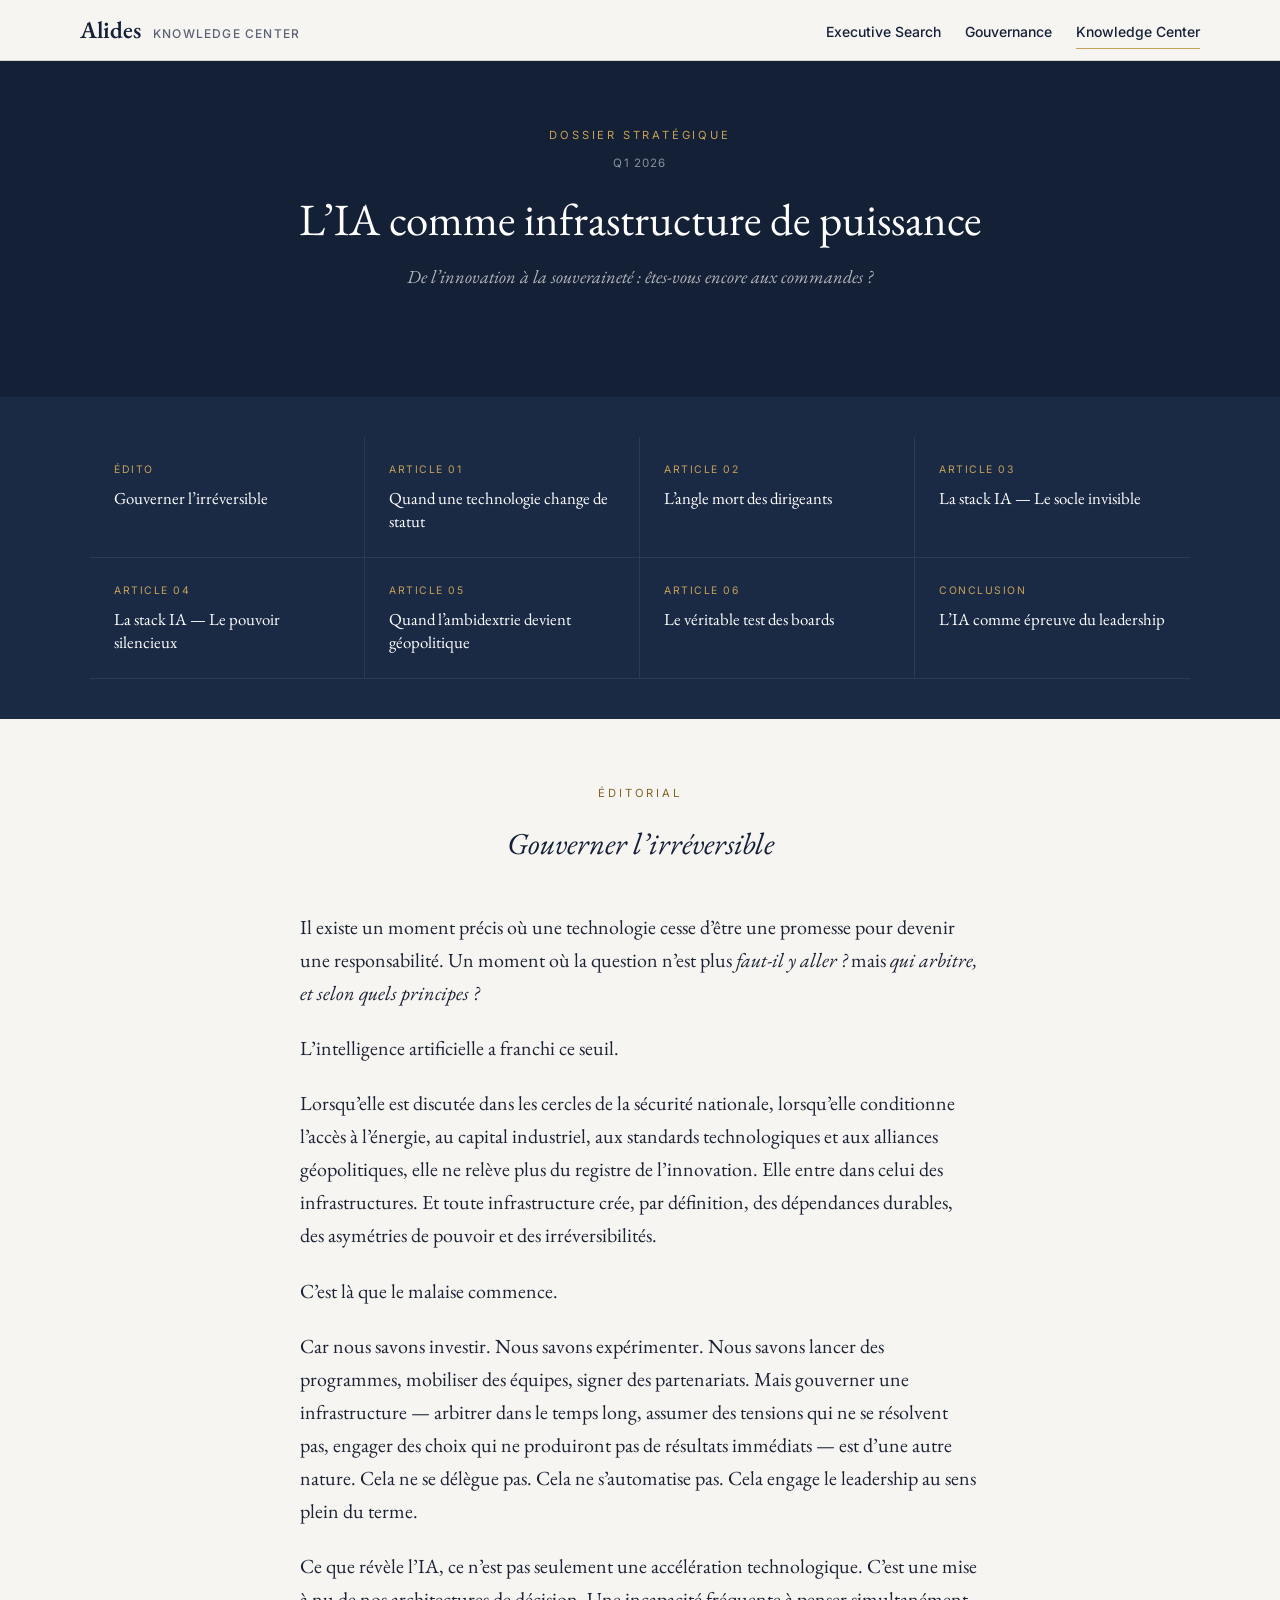
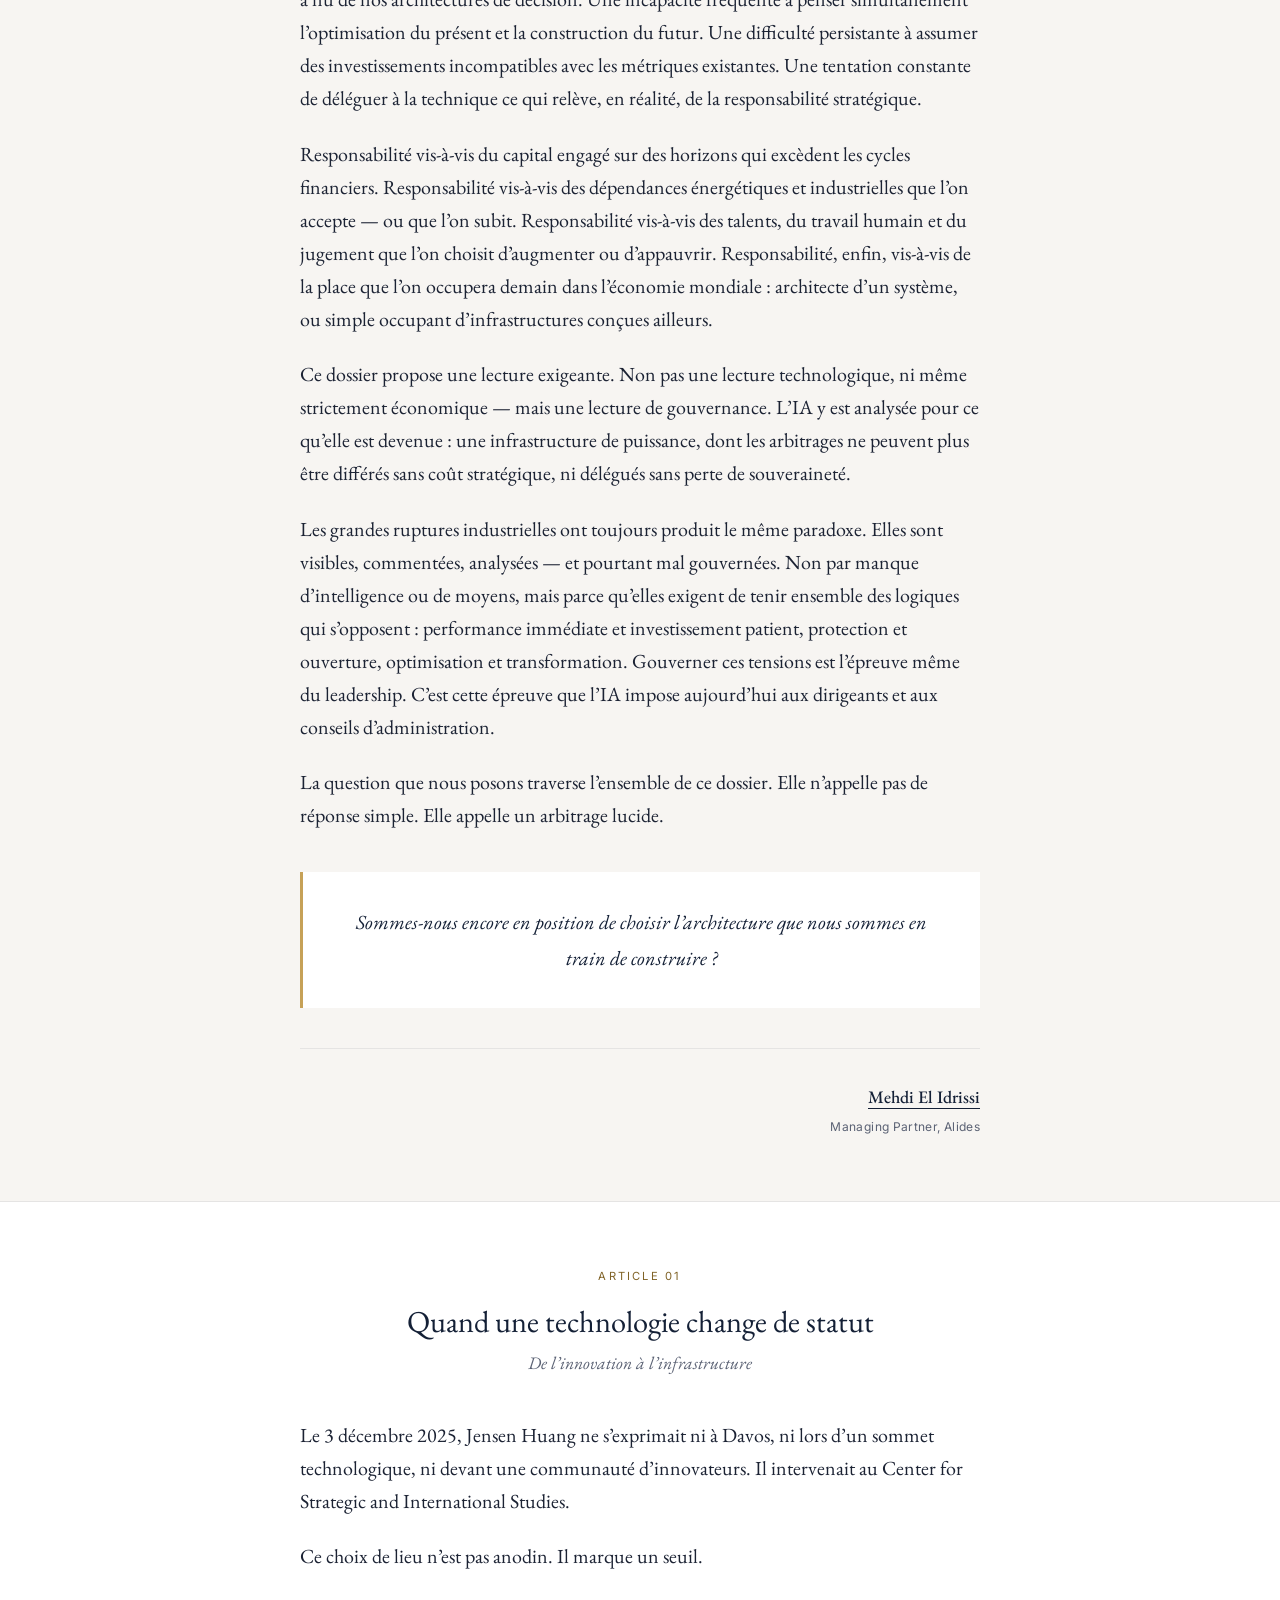
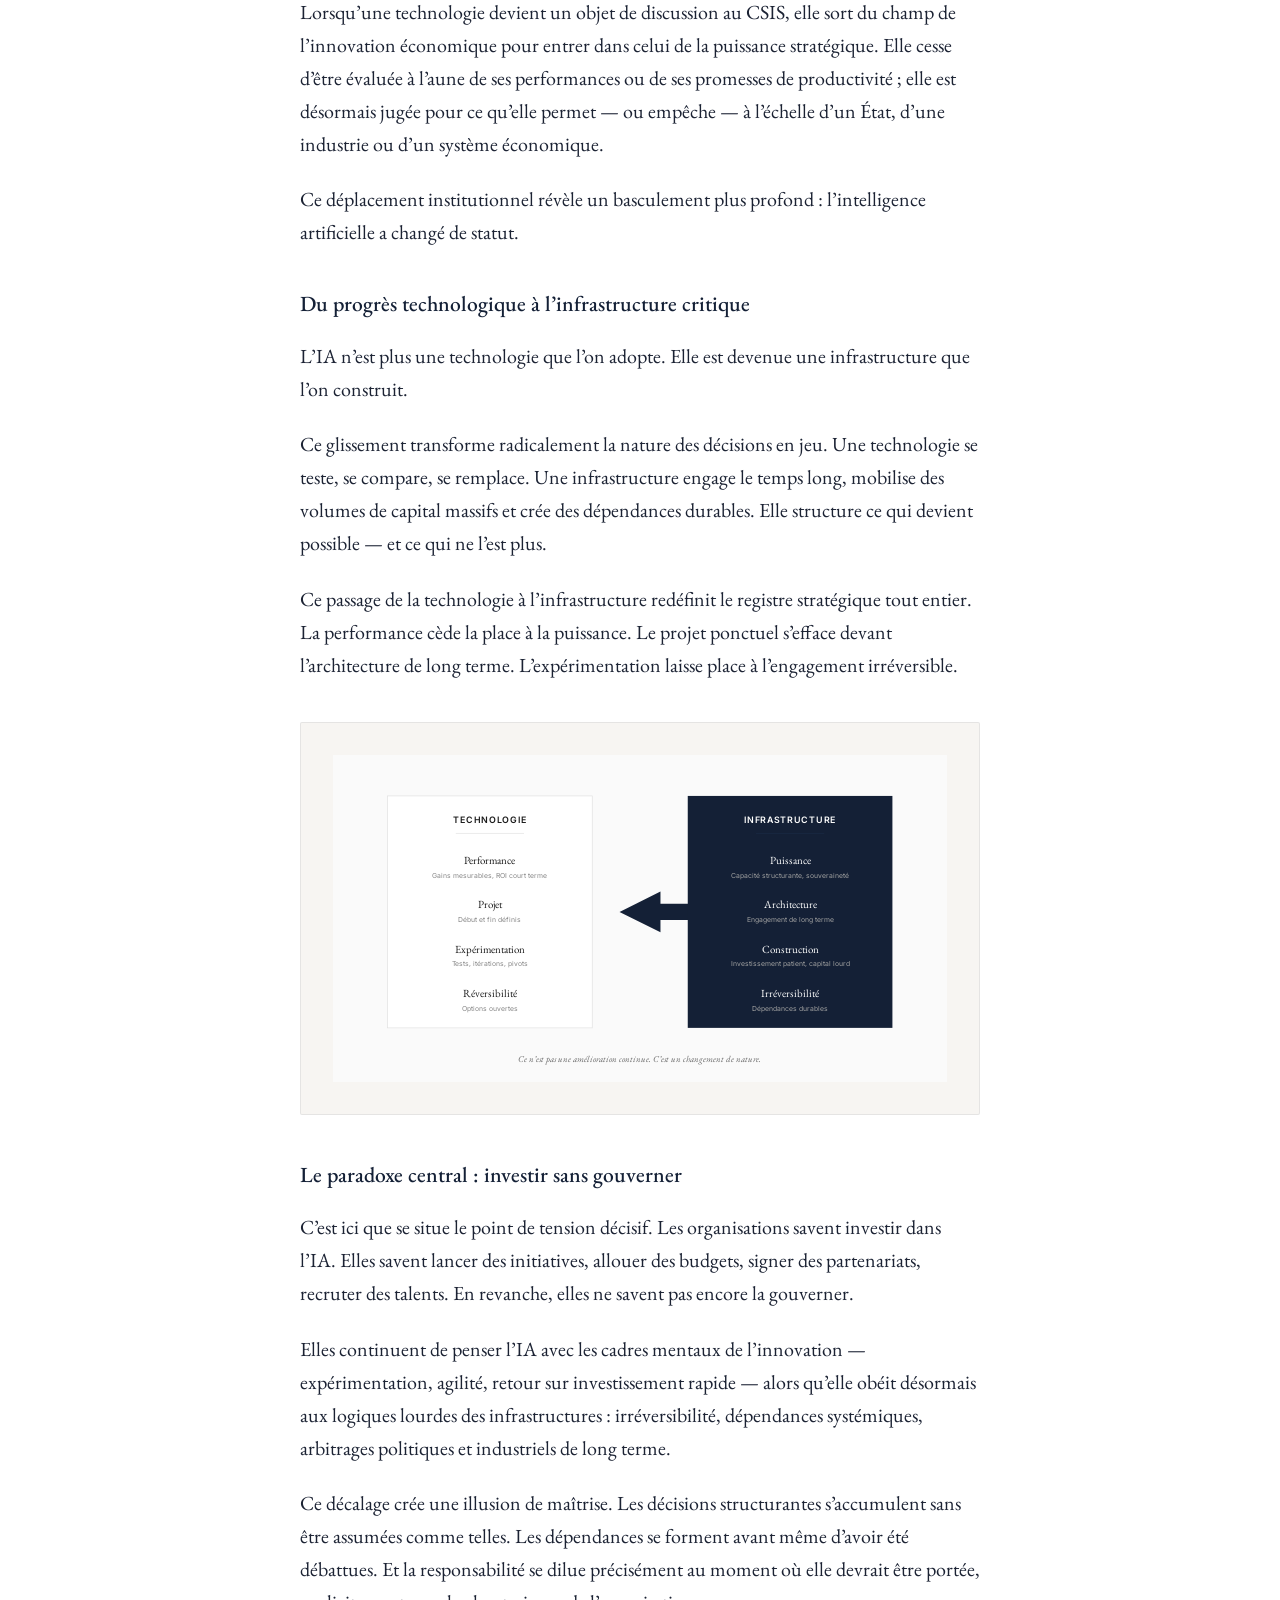
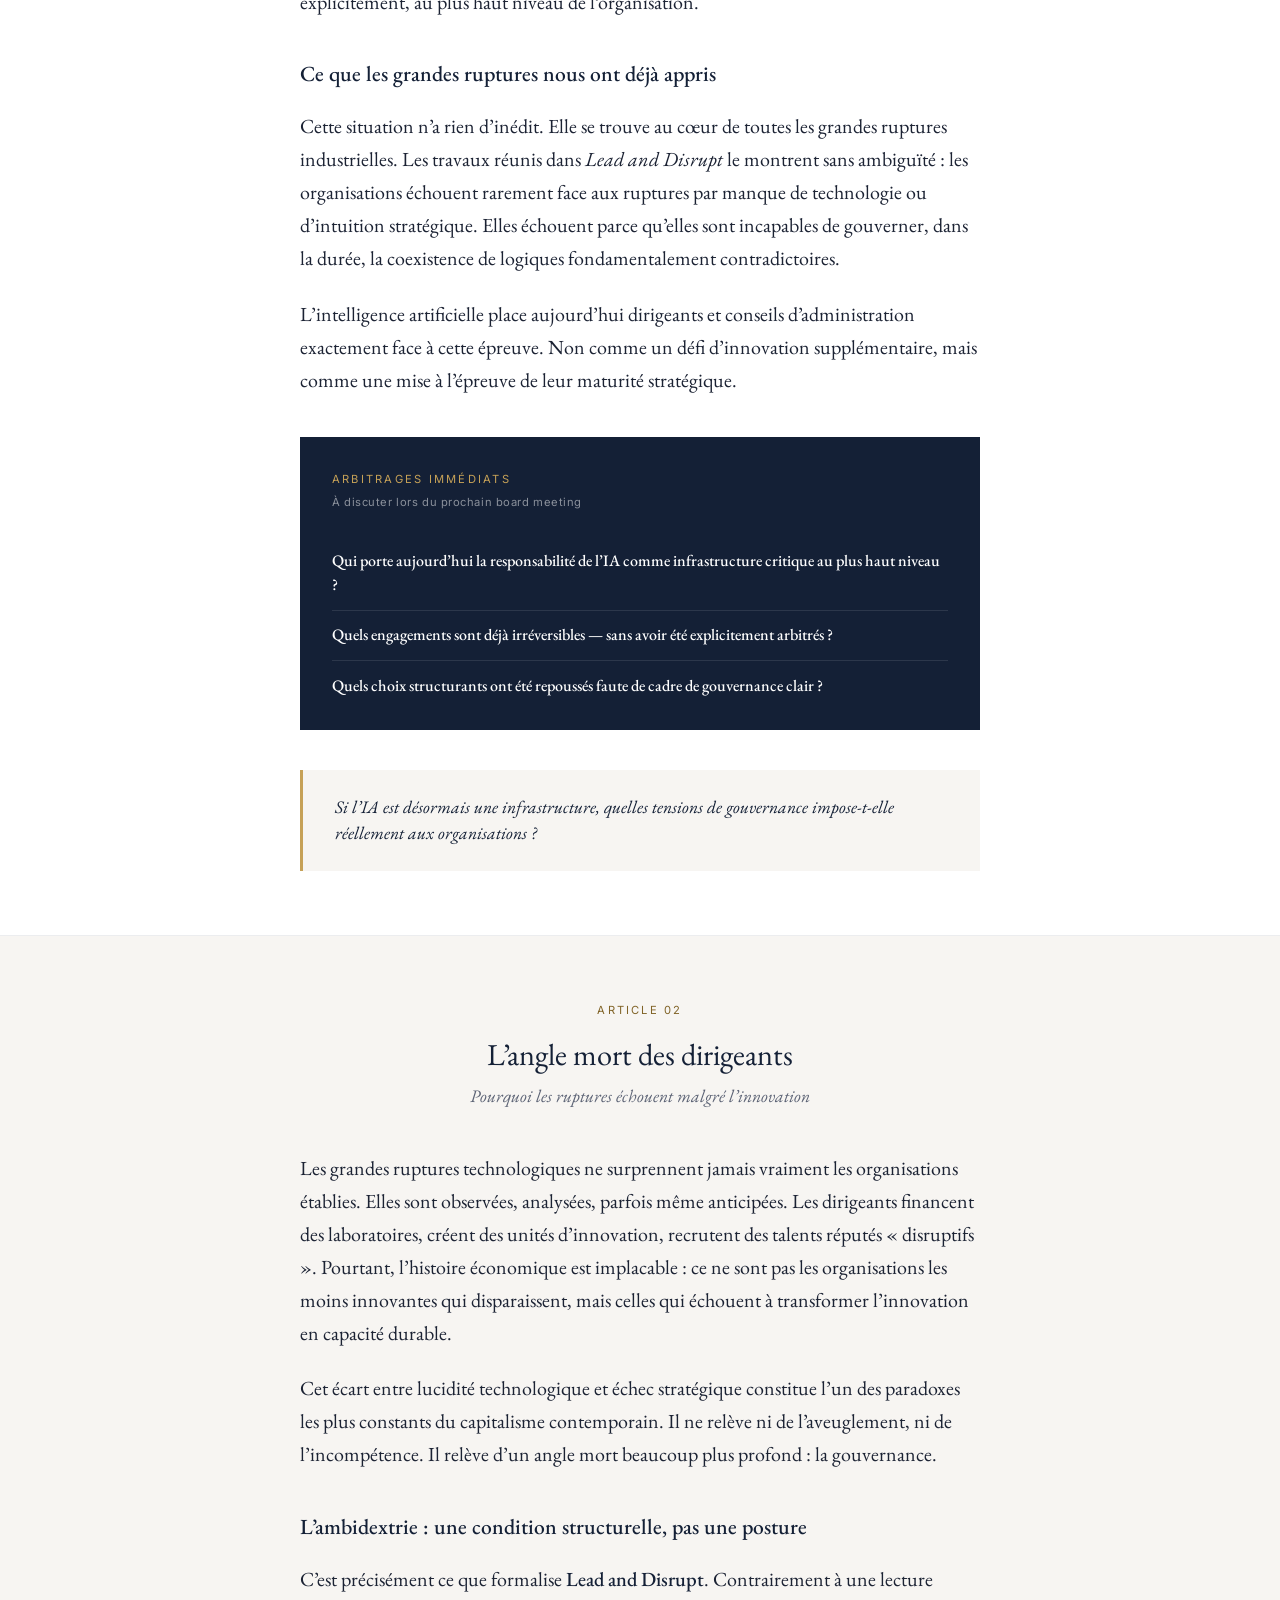
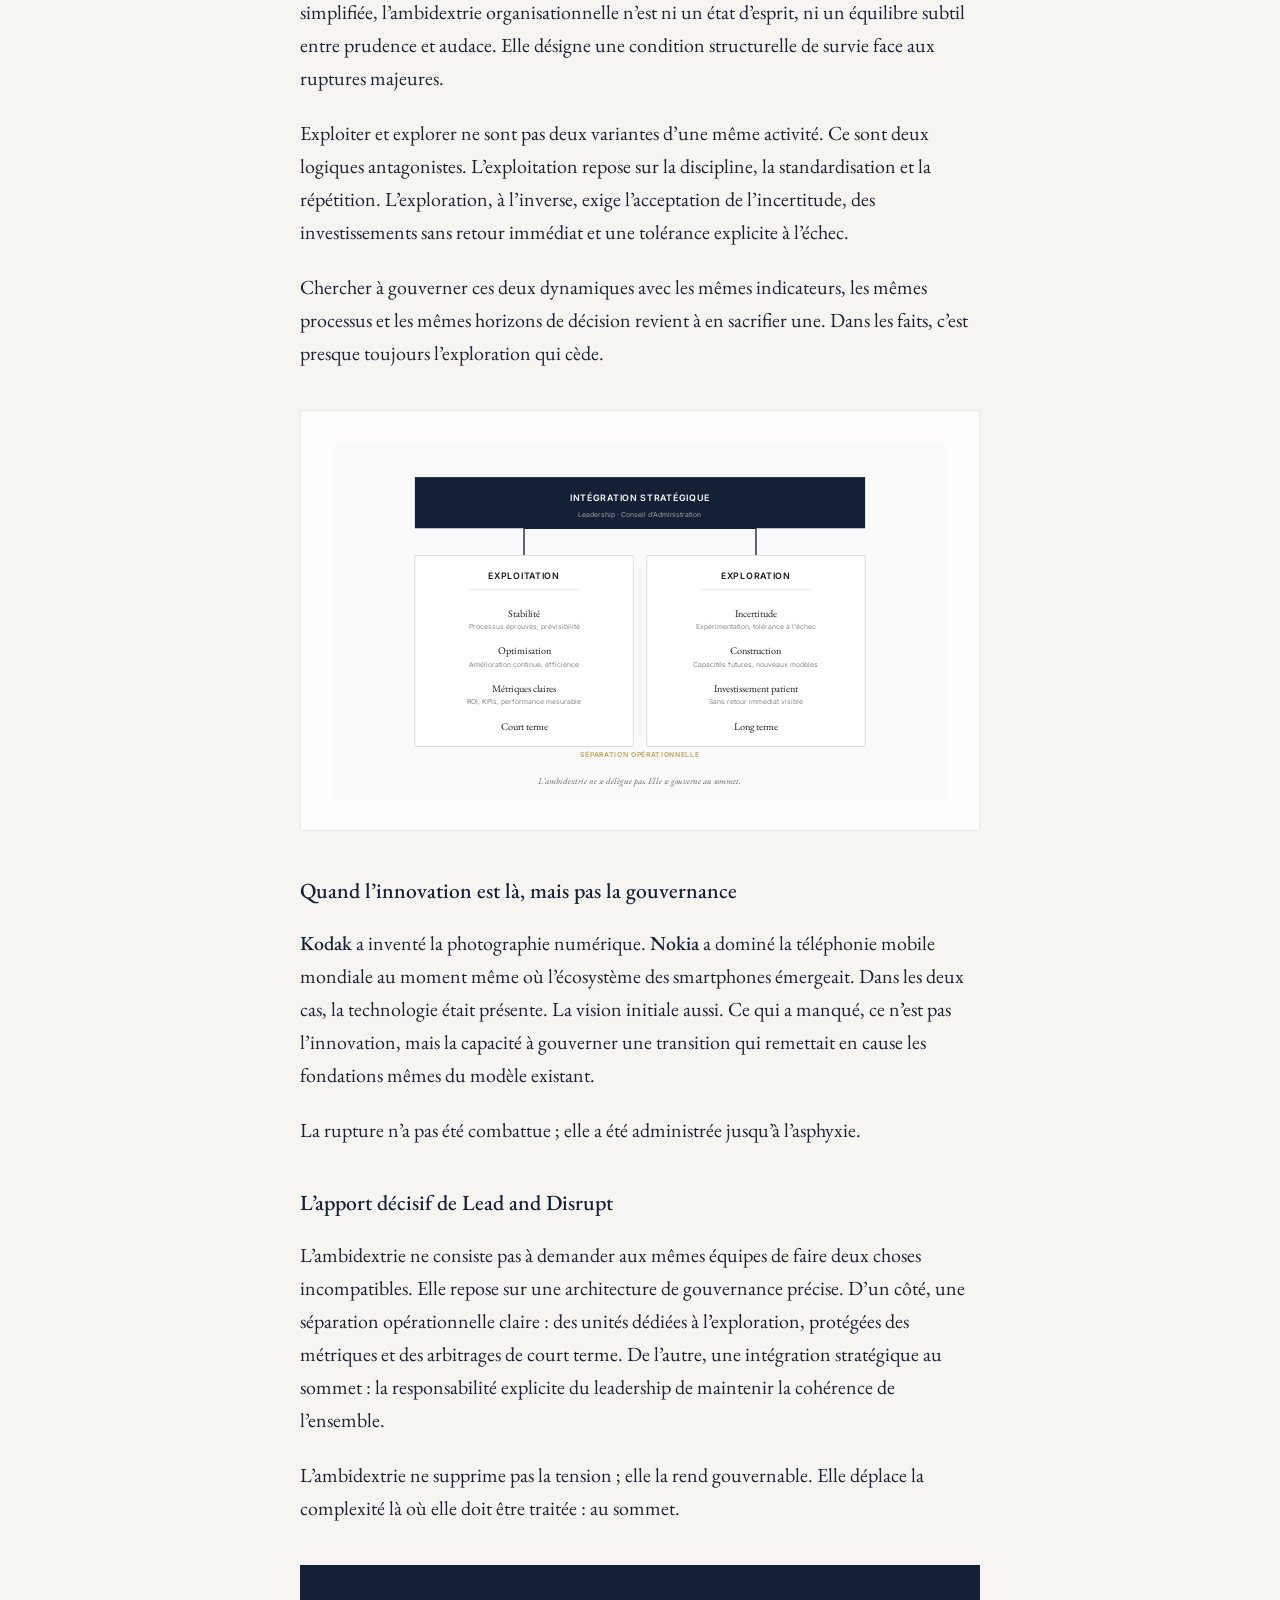
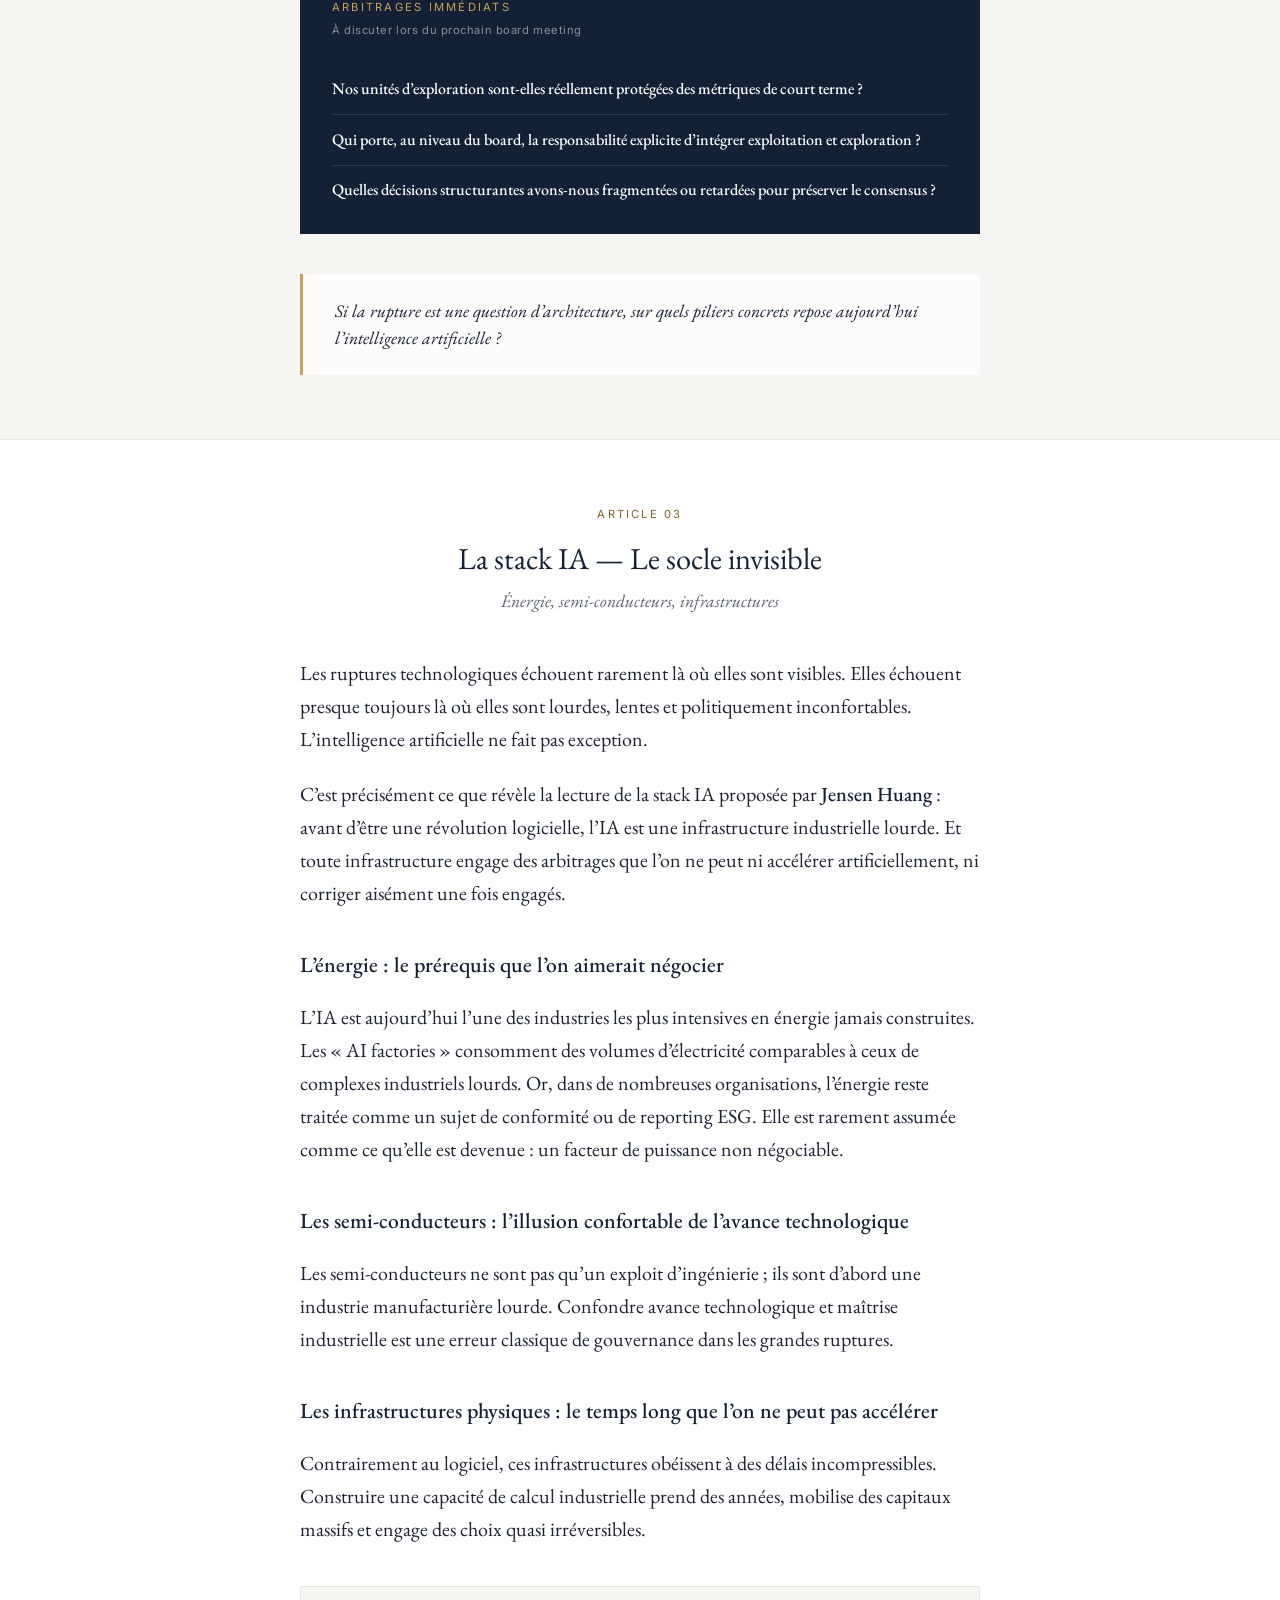
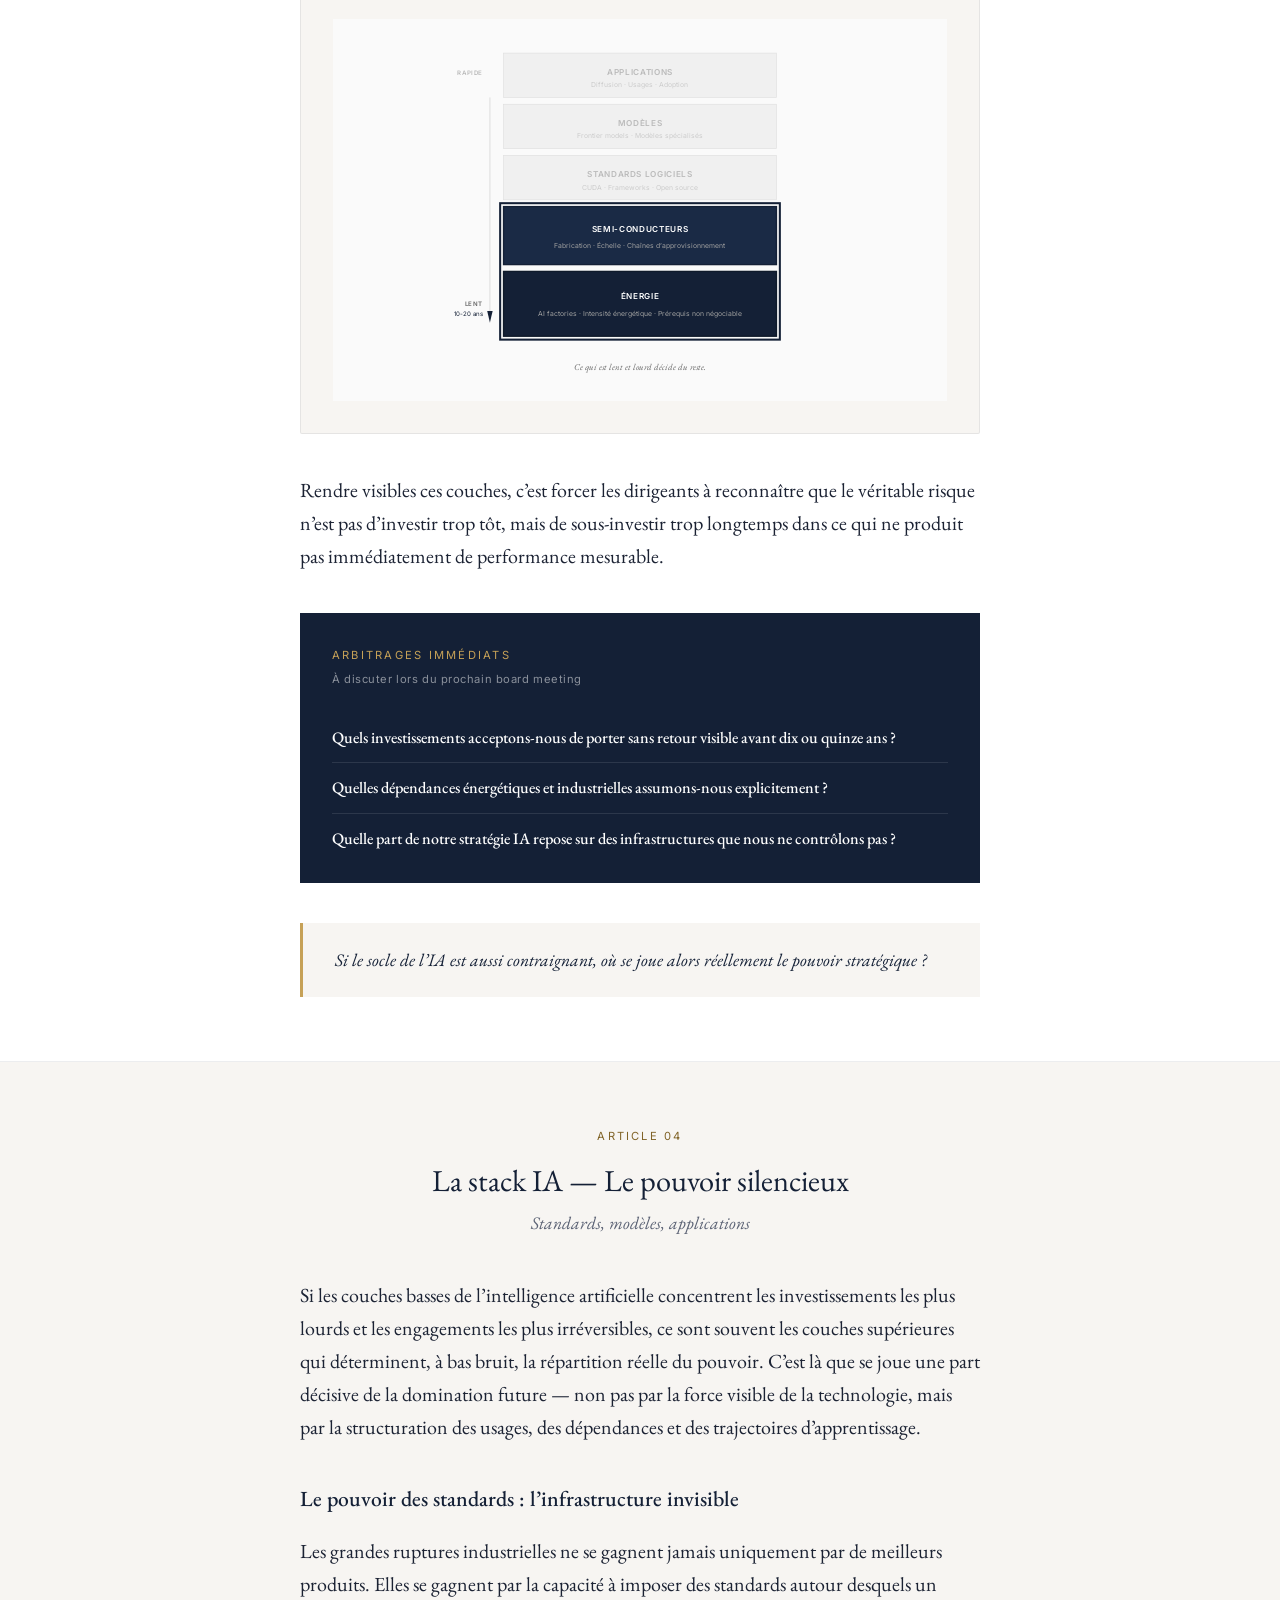
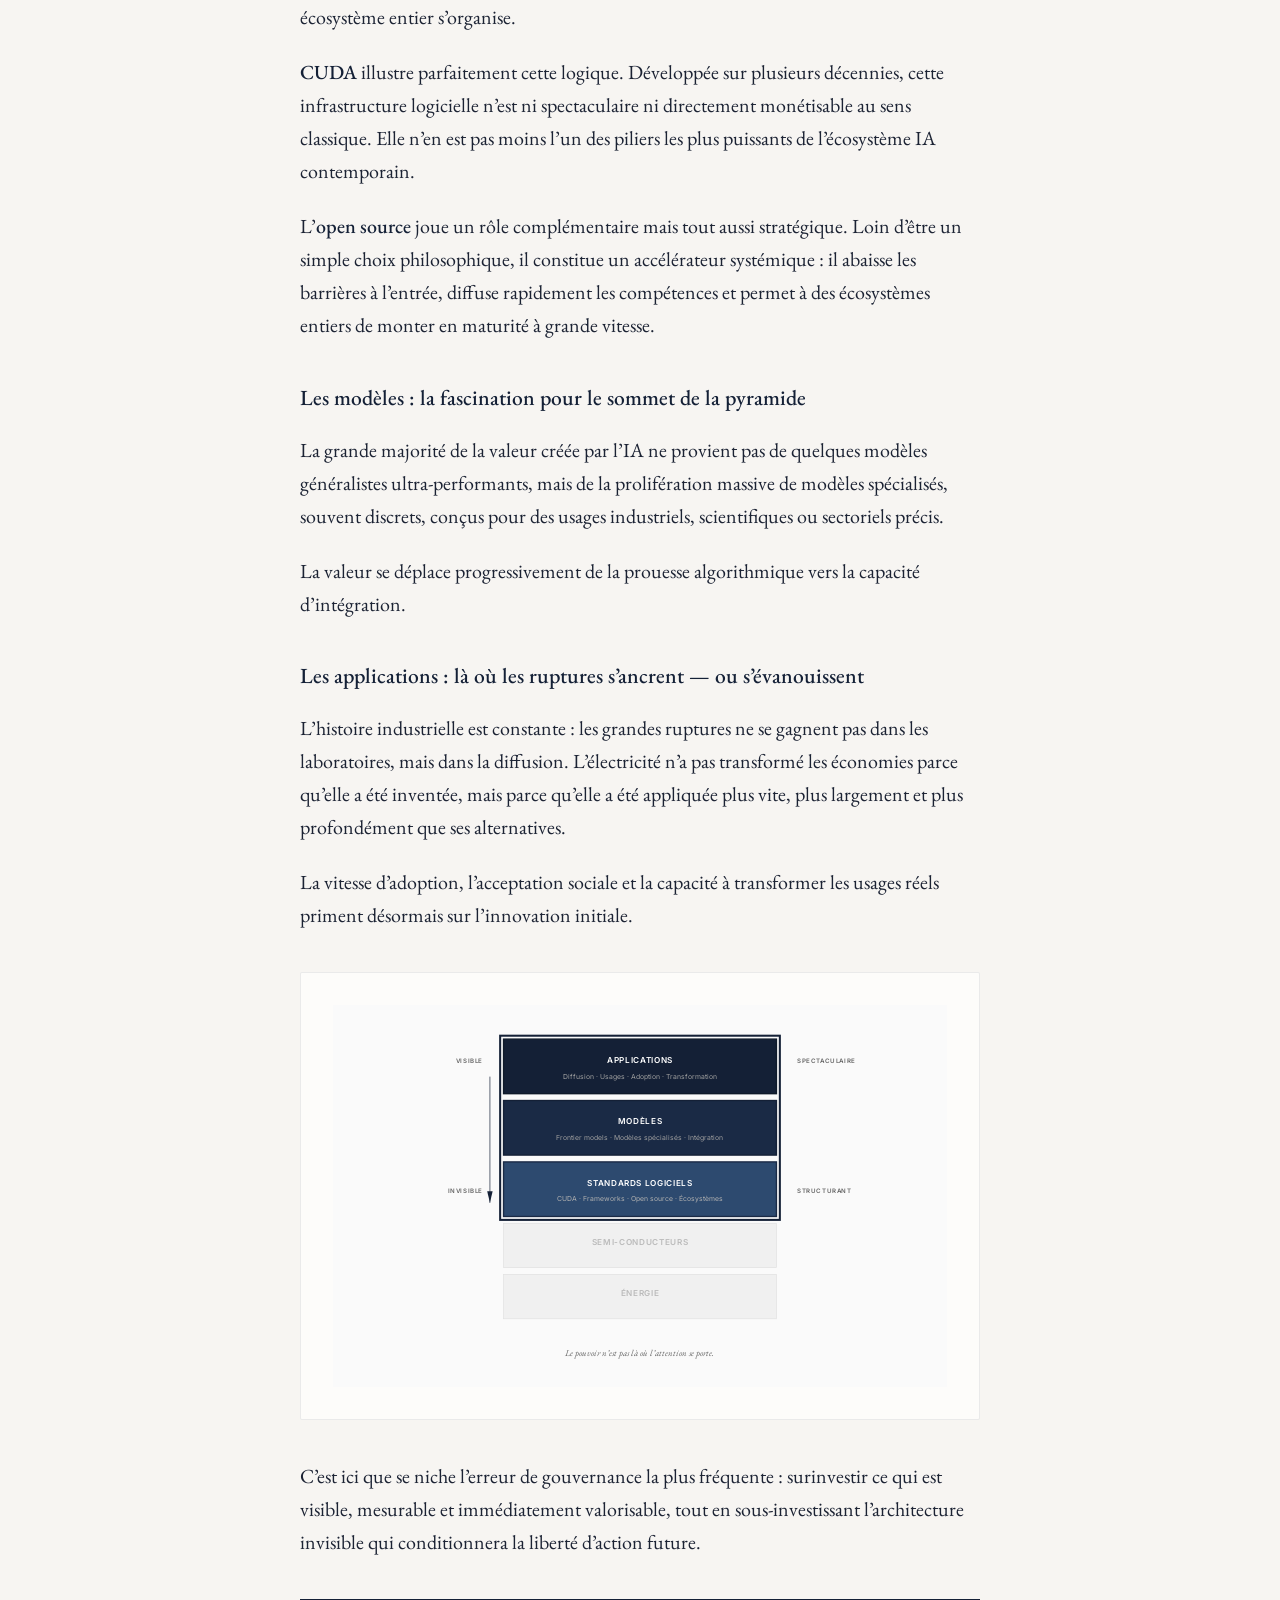
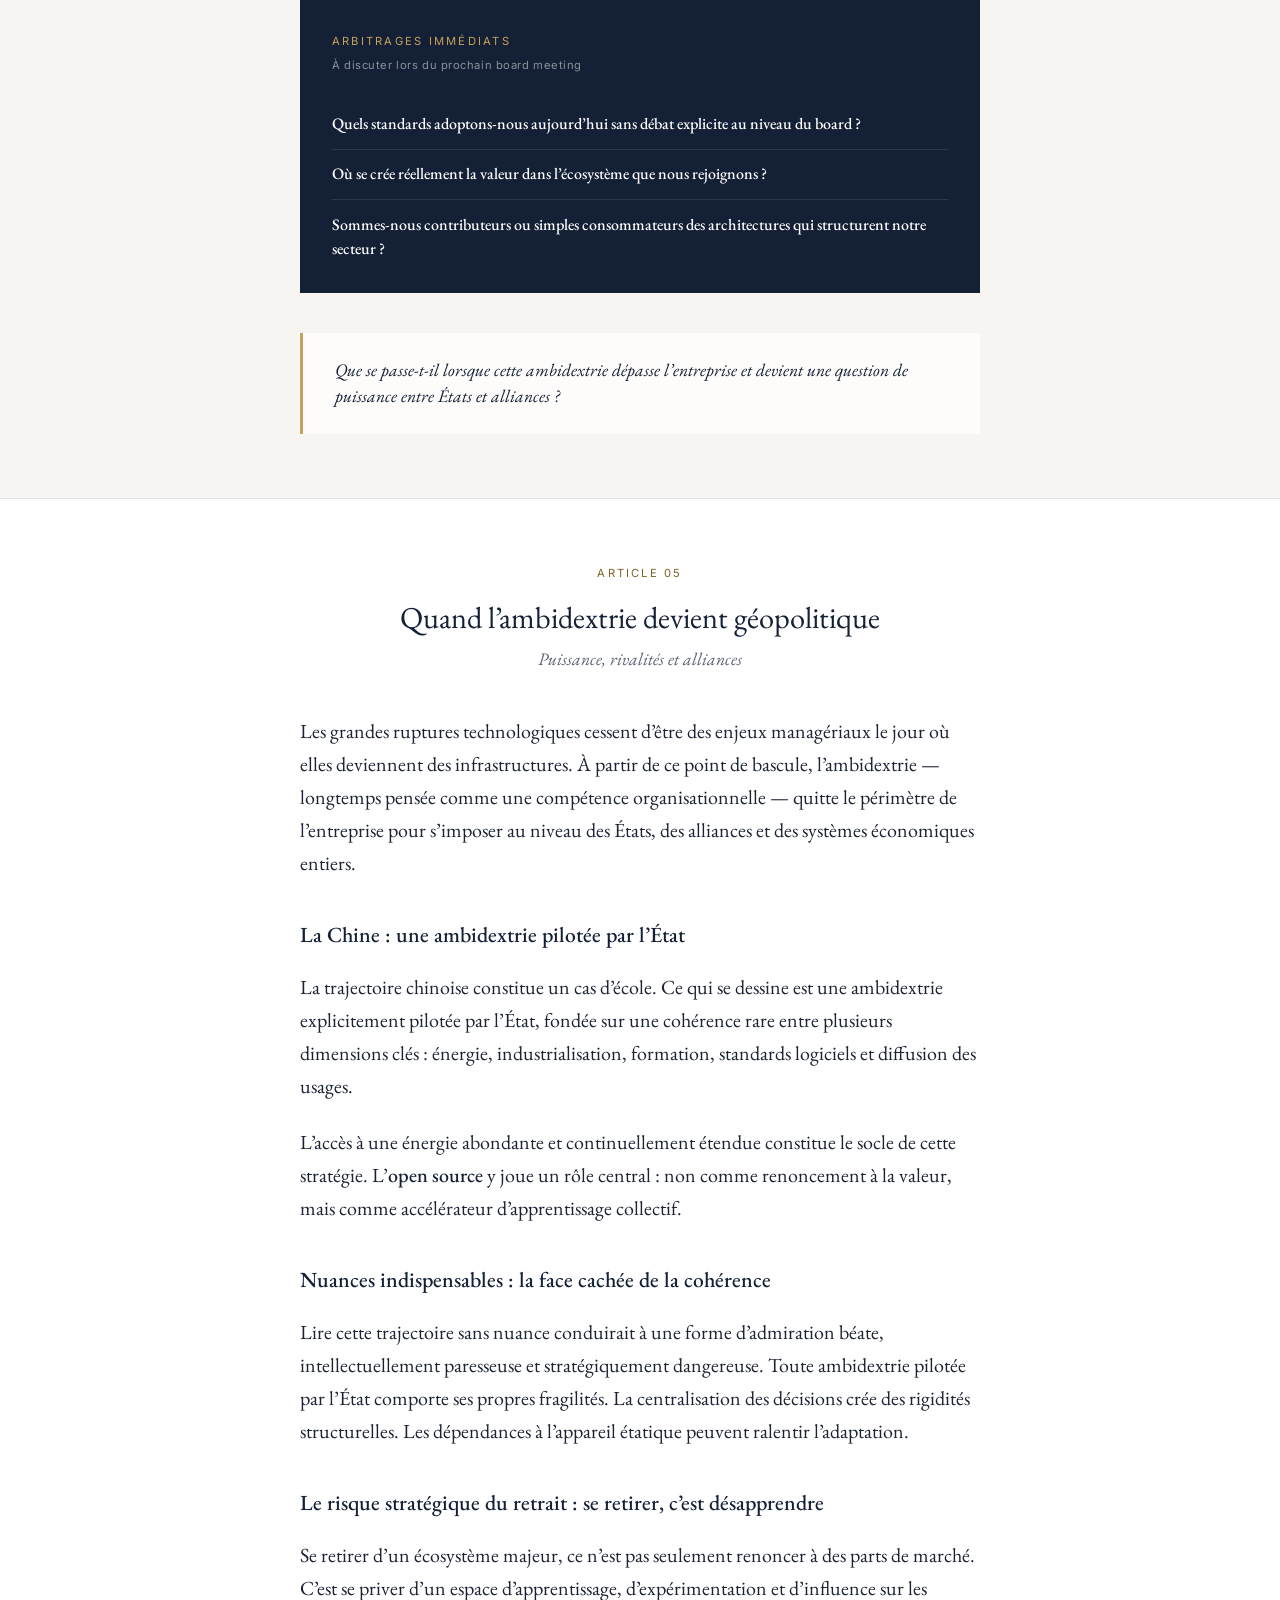
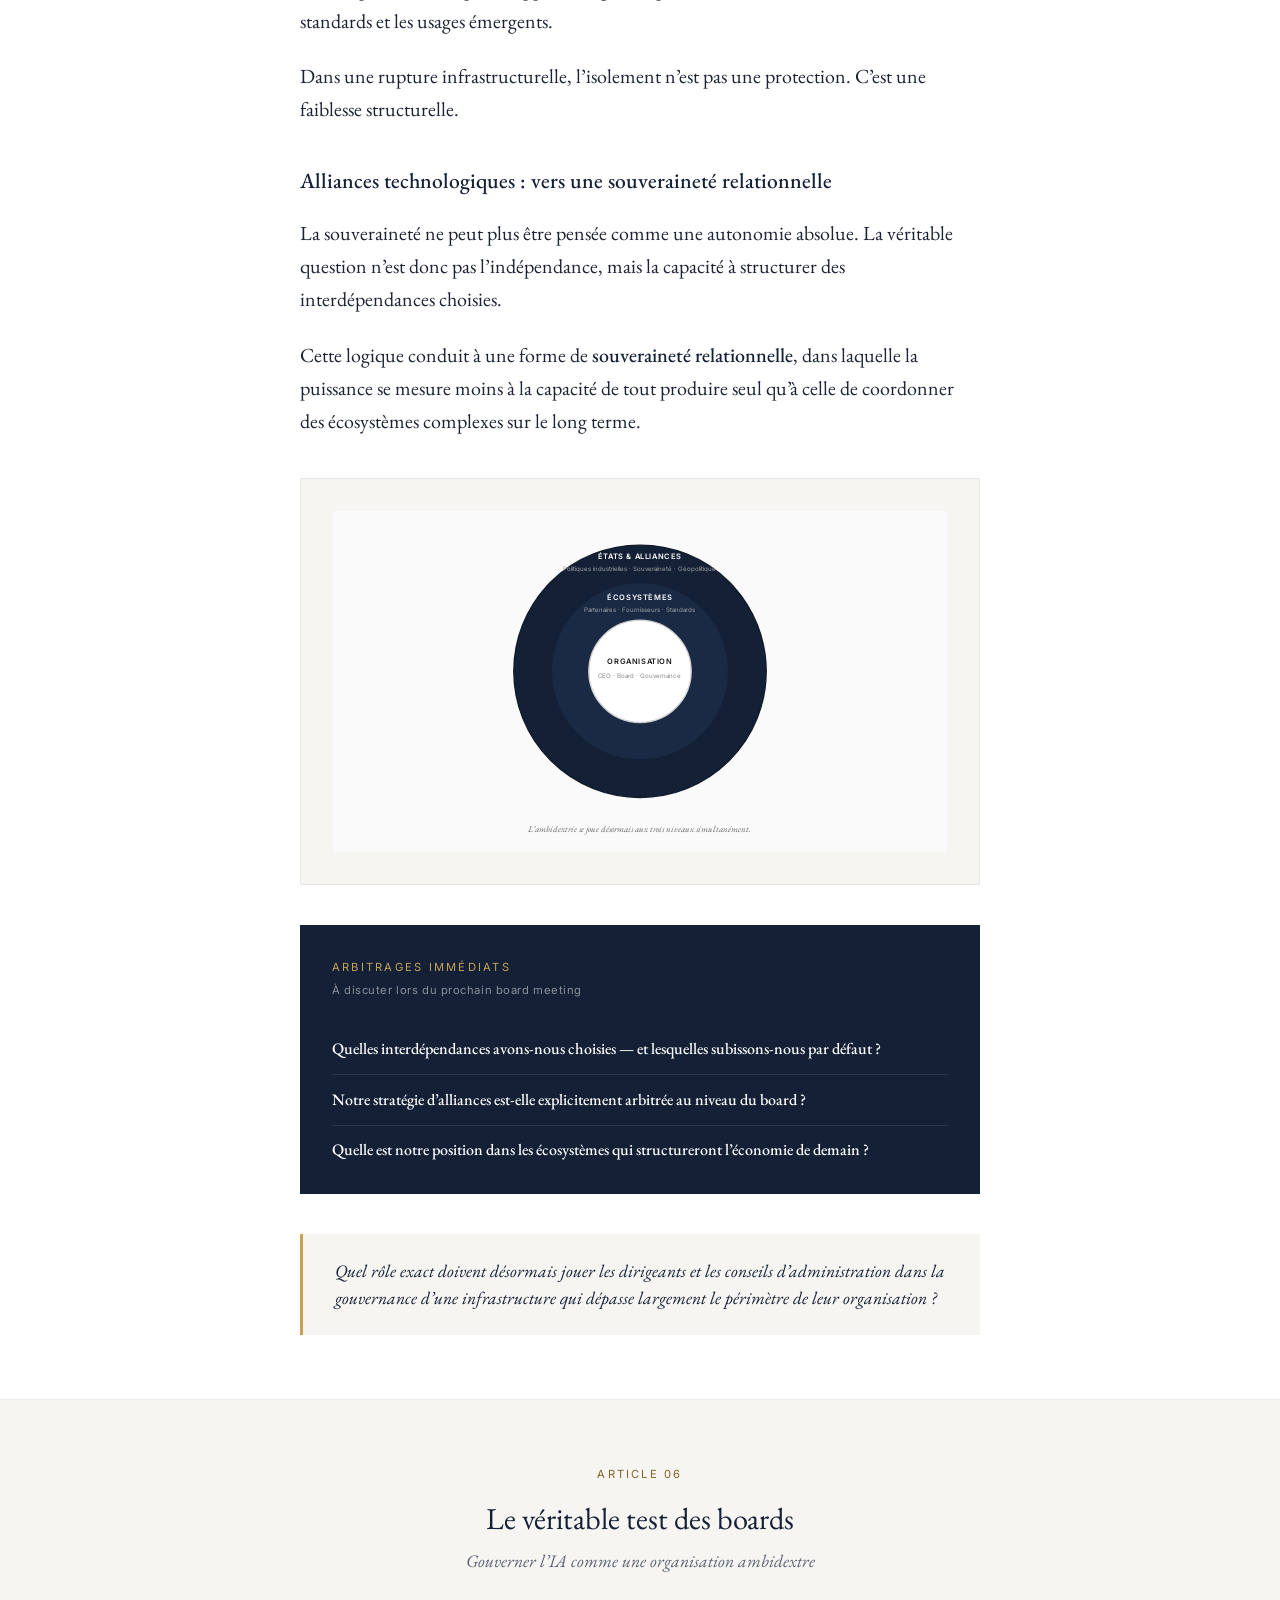
<file: dossier-q1-2026-complet.html>
<!DOCTYPE html>
<html lang="fr">
<head>
    <meta charset="UTF-8">
    <meta name="viewport" content="width=device-width, initial-scale=1.0">
    <title>L'IA comme infrastructure de puissance — Dossier Stratégique Q1 2026 | Alides</title>
    <link rel="icon" href="/favicon.ico">

    <meta name="description" content="L'IA comme infrastructure de puissance. De l'innovation à la souveraineté : ce que l'IA révèle du leadership, de la gouvernance et des boards. Dossier stratégique Alides Q1 2026.">
    <link rel="canonical" href="https://revue.alides.org/dossier-q1-2026-complet.html">
    <meta property="og:type" content="article">
    <meta property="og:url" content="https://www.alides.org/knowledge">
    <meta property="og:title" content="L'IA comme infrastructure de puissance — Dossier Stratégique Q1 2026 | Alides">
    <meta property="og:description" content="L'IA comme infrastructure de puissance. De l'innovation à la souveraineté : ce que l'IA révèle du leadership, de la gouvernance et des boards.">
    <meta property="og:image" content="https://www.alides.org/knowledge/og-ia-infrastructure-q1-2026.jpg">
    <meta property="og:locale" content="fr_FR">
    <meta property="og:site_name" content="Alides">
    <meta name="twitter:card" content="summary_large_image">
    <meta name="twitter:title" content="Knowledge Center — Dossiers Stratégiques | Alides">
    <meta name="twitter:description" content="L'IA comme infrastructure de puissance. De l'innovation à la souveraineté.">
<script>
    function goTo(id) {
        var element = document.getElementById(id);
        if (!element) return;
        if (window.innerWidth <= 680) {
            var contentId = id + '-content';
            var content = document.getElementById(contentId);
            var header = document.querySelector('.article-accordion-header[data-target="' + contentId + '"]');
            if (content && header) {
                var allContents = document.querySelectorAll('.article-accordion-content');
                var allHeaders = document.querySelectorAll('.article-accordion-header');
                for (var i = 0; i < allContents.length; i++) { allContents[i].classList.remove('open'); }
                for (var i = 0; i < allHeaders.length; i++) { allHeaders[i].classList.remove('active'); }
                content.classList.add('open');
                header.classList.add('active');
            }
        }
        setTimeout(function() { element.scrollIntoView({behavior: 'smooth', block: 'start'}); }, 100);
    }
    </script>
    <style>
        html { scroll-behavior: smooth; }
        [id] { scroll-margin-top: 80px; }
        :root {
            --alides-midnight: #142036;
            --alides-midnight-light: #1a2a45;
            --alides-gold: #C6A157;
            --alides-gold-dark: #9E7E3A;
            --alides-ivory: #F7F5F2;
            --alides-warm-white: #FDFCFA;
            --alides-white: #ffffff;
            --alides-text: #3A3A3A;
            --alides-text-light: #666666;
            --alides-border: rgba(20, 32, 54, 0.08);
            --font-title: 'EB Garamond', Georgia, serif;
            --font-body: 'EB Garamond', Georgia, serif;
            --font-ui: 'Inter', -apple-system, sans-serif;
            --max-width: 1100px;
            --max-width-narrow: 720px;
            --max-width-article: 680px;
            --space-xs: 0.5rem;
            --space-sm: 1rem;
            --space-md: 2.5rem;
            --space-lg: 4rem;
            --space-xl: 6rem;
        }
        * { margin: 0; padding: 0; box-sizing: border-box; }
        body { background: var(--alides-ivory); color: var(--alides-midnight); font-family: var(--font-body); font-size: 1.1rem; line-height: 1.8; -webkit-font-smoothing: antialiased; -moz-osx-font-smoothing: grayscale; overflow-x: hidden; }
        .nav-top { position: sticky; top: 0; left: 0; right: 0; background: rgba(255,255,255,0.97); backdrop-filter: blur(12px); -webkit-backdrop-filter: blur(12px); border-bottom: 1px solid var(--alides-border); z-index: 1000; padding: 1.1rem 2rem; }
        .nav-top-inner { max-width: var(--max-width); margin: auto; display: flex; justify-content: center; align-items: center; }
        .nav-links { display: flex; gap: 1.5rem; align-items: center; }
        .nav-link { font-family: var(--font-ui); font-size: 0.75rem; color: var(--alides-text-light); text-decoration: none; letter-spacing: 0.05em; transition: color 0.3s ease; cursor: pointer; }
        .nav-link:hover { color: var(--alides-midnight); }
        .nav-link.active { color: var(--alides-gold-dark); }
        .nav-separator { width: 1px; height: 14px; background: var(--alides-border); }
        .hero-kc { background: var(--alides-white); padding: var(--space-lg) 2rem var(--space-md); text-align: center; border-bottom: 1px solid var(--alides-border); }
        .hero-kc-inner { max-width: var(--max-width-narrow); margin: auto; }
        .hero-kc-label { font-family: var(--font-ui); color: var(--alides-gold-dark); font-size: 0.7rem; letter-spacing: 0.3em; text-transform: uppercase; margin-bottom: 1.2rem; }
        .hero-kc-title { font-family: var(--font-title); font-size: clamp(2.2rem, 4.5vw, 3rem); font-weight: 400; color: var(--alides-midnight); margin-bottom: 1.5rem; line-height: 1.15; }
        .hero-kc-statement { font-family: var(--font-body); font-size: 1.1rem; font-weight: 400; color: var(--alides-text); line-height: 1.7; max-width: 580px; margin: 0 auto; }
        .current-dossier { background: var(--alides-midnight); padding: var(--space-lg) 2rem; }
        .current-dossier-inner { max-width: var(--max-width); margin: auto; }
        .current-header { text-align: center; margin-bottom: var(--space-md); }
        .current-label { font-family: var(--font-ui); color: var(--alides-gold); font-size: 0.7rem; letter-spacing: 0.25em; text-transform: uppercase; margin-bottom: 0.5rem; }
        .current-quarter { font-family: var(--font-ui); color: rgba(255,255,255,0.5); font-size: 0.72rem; letter-spacing: 0.1em; margin-bottom: 1.2rem; }
        .current-title { font-family: var(--font-title); font-size: clamp(2rem, 4vw, 2.8rem); font-weight: 400; color: var(--alides-white); margin-bottom: 0.8rem; line-height: 1.2; }
        .current-subtitle { font-family: var(--font-body); font-size: 1.15rem; color: rgba(247, 245, 242, 0.7); font-style: italic; }
        .toc { background: var(--alides-midnight-light); padding: var(--space-md) 2rem; }
        .toc-inner { max-width: var(--max-width); margin: auto; }
        .toc-grid { display: grid; grid-template-columns: repeat(4, 1fr); gap: 0; }
        @media (max-width: 1000px) { .toc-grid { grid-template-columns: repeat(2, 1fr); } }
        @media (max-width: 600px) { .toc-grid { grid-template-columns: 1fr; } }
        .toc-item { display: block; padding: 1.5rem; text-decoration: none; border-right: 1px solid rgba(255,255,255,0.08); border-bottom: 1px solid rgba(255,255,255,0.08); transition: background 0.3s ease; cursor: pointer; pointer-events: auto; }
        .toc-item:nth-child(4n) { border-right: none; }
        @media (max-width: 1000px) { .toc-item:nth-child(4n) { border-right: 1px solid rgba(255,255,255,0.08); } .toc-item:nth-child(2n) { border-right: none; } }
        @media (max-width: 600px) { .toc-item { border-right: none; } }
        .toc-item:hover { background: rgba(198, 161, 87, 0.08); }
        .toc-number { font-family: var(--font-ui); font-size: 0.65rem; color: var(--alides-gold); letter-spacing: 0.15em; text-transform: uppercase; margin-bottom: 0.5rem; }
        .toc-title { font-family: var(--font-title); font-size: 1.05rem; color: var(--alides-white); line-height: 1.35; }
        .edito { background: var(--alides-ivory); padding: var(--space-lg) 2rem; border-bottom: 1px solid var(--alides-border); }
        .edito-inner { max-width: var(--max-width-article); margin: auto; }
        .section-header { text-align: center; margin-bottom: var(--space-md); }
        .section-label { font-family: var(--font-ui); color: var(--alides-gold-dark); font-size: 0.7rem; letter-spacing: 0.25em; text-transform: uppercase; margin-bottom: 0.8rem; }
        .section-title { font-family: var(--font-title); font-size: 1.9rem; font-weight: 400; color: var(--alides-midnight); font-style: italic; }
        .content-body { font-family: var(--font-body); font-size: 1.05rem; color: var(--alides-text); line-height: 1.85; }
        .content-body p { margin-bottom: 1.4rem; text-align: justify; text-justify: inter-word; hyphens: auto; -webkit-hyphens: auto; }
        .content-body h3 { font-family: var(--font-title); font-size: 1.35rem; font-weight: 500; color: var(--alides-midnight); margin: 2.2rem 0 1rem; }
        .content-body strong { font-weight: 500; color: var(--alides-midnight); }
        .content-body em { font-style: italic; }
        .pullquote { font-family: var(--font-title); font-size: 1.25rem; font-style: italic; color: var(--alides-midnight); text-align: center; margin: 2.5rem 0; padding: 2rem; background: var(--alides-white); border-left: 3px solid var(--alides-gold); }
        .signature { margin-top: 2.5rem; padding-top: 2rem; border-top: 1px solid var(--alides-border); text-align: right; }
        .signature-author { font-family: var(--font-title); font-size: 1.1rem; font-weight: 500; color: var(--alides-midnight); margin-bottom: 0.2rem; }
        .signature-role { font-family: var(--font-ui); font-size: 0.75rem; color: var(--alides-text-light); letter-spacing: 0.03em; }
        .article { padding: var(--space-lg) 2rem; border-bottom: 1px solid var(--alides-border); }
        .article:nth-child(odd) { background: var(--alides-white); }
        .article:nth-child(even) { background: var(--alides-ivory); }
        .article-inner { max-width: var(--max-width-article); margin: auto; }
        .article-header { margin-bottom: var(--space-md); text-align: center; }
        .article-number { font-family: var(--font-ui); font-size: 0.7rem; color: var(--alides-gold-dark); letter-spacing: 0.2em; text-transform: uppercase; margin-bottom: 1rem; }
        .article-title { font-family: var(--font-title); font-size: 1.9rem; font-weight: 400; color: var(--alides-midnight); margin-bottom: 0.5rem; line-height: 1.2; }
        .article-subtitle { font-family: var(--font-body); font-size: 1.1rem; color: var(--alides-text-light); font-style: italic; }
        .article-accordion-header { display: none; }
        .article-accordion-content { max-height: none; overflow: visible; }
        @media (max-width: 680px) {
            .article-accordion-header { display: flex; justify-content: space-between; align-items: center; padding: 1.5rem 0; cursor: pointer; border-bottom: 1px solid var(--alides-border); -webkit-tap-highlight-color: transparent; }
            .article-accordion-header:hover { opacity: 0.85; }
            .accordion-title-group { flex: 1; padding-right: 1rem; }
            .accordion-number { font-family: var(--font-ui); font-size: 0.65rem; letter-spacing: 0.2em; text-transform: uppercase; color: var(--alides-gold-dark); margin-bottom: 0.3rem; }
            .accordion-title { font-family: var(--font-title); font-size: 1.15rem; font-weight: 500; color: var(--alides-midnight); line-height: 1.3; }
            .accordion-icon { width: 32px; height: 32px; border: 1px solid var(--alides-border); border-radius: 50%; display: flex; align-items: center; justify-content: center; font-family: var(--font-ui); font-size: 1.2rem; font-weight: 300; color: var(--alides-text-light); flex-shrink: 0; transition: all 0.3s ease; }
            .article-accordion-header.active .accordion-icon { background: var(--alides-midnight); border-color: var(--alides-midnight); color: var(--alides-white); transform: rotate(45deg); }
            .article-accordion-content { max-height: 0; overflow: hidden; transition: max-height 0.5s ease-out; }
            .article-accordion-content.open { max-height: 15000px; transition: max-height 0.8s ease-in; }
            .article-header-desktop { display: none; }
            .edito, .article, .conclusion { padding-top: 0; padding-bottom: 0; }
            .article-inner, .edito-inner, .conclusion-inner { padding-top: 1.5rem; padding-bottom: 2rem; }
            .articles-accordion-container { padding: 0 1.4rem; background: var(--alides-warm-white); }
        }
        .visual-container { margin: 2.5rem 0; padding: 2rem; background: var(--alides-warm-white); border: 1px solid var(--alides-border); border-radius: 2px; overflow-x: auto; }
        .article:nth-child(odd) .visual-container { background: var(--alides-ivory); }
        .visual-svg { max-width: 100%; height: auto; display: block; margin: 0 auto; min-width: 600px; }
        @media (max-width: 700px) { .visual-svg { min-width: 500px; } }
        .visual-desktop { display: block; }
        .visual-mobile { display: none; }
        @media (max-width: 680px) {
            .visual-desktop { display: none; }
            .visual-mobile { display: block; }
            .visual-container { overflow-x: visible; padding: 0; background: transparent; border: none; }
        }
        .concept-card { background: var(--alides-white); border: 1px solid var(--alides-border); padding: 1.8rem; margin-bottom: 1rem; }
        .concept-card:last-child { margin-bottom: 0; }
        .concept-card.dark { background: var(--alides-midnight); border-color: var(--alides-midnight); }
        .concept-label { font-family: var(--font-ui); font-size: 0.65rem; letter-spacing: 0.15em; text-transform: uppercase; color: var(--alides-text-light); margin-bottom: 0.8rem; }
        .concept-card.dark .concept-label { color: var(--alides-gold); }
        .concept-title { font-family: var(--font-title); font-size: 1.3rem; font-weight: 500; color: var(--alides-midnight); margin-bottom: 1rem; line-height: 1.3; }
        .concept-card.dark .concept-title { color: var(--alides-white); }
        .concept-list { list-style: none; }
        .concept-item { font-family: var(--font-body); font-size: 1rem; color: var(--alides-text); padding: 0.6rem 0; border-bottom: 1px solid var(--alides-border); line-height: 1.5; }
        .concept-item:last-child { border-bottom: none; padding-bottom: 0; }
        .concept-card.dark .concept-item { color: rgba(255,255,255,0.85); border-bottom-color: rgba(255,255,255,0.1); }
        .concept-item strong { color: var(--alides-midnight); font-weight: 500; }
        .concept-card.dark .concept-item strong { color: var(--alides-white); }
        .concept-arrow { display: flex; align-items: center; justify-content: center; padding: 1rem 0; color: var(--alides-gold-dark); font-size: 1.5rem; }
        .concept-footer { font-family: var(--font-title); font-size: 0.95rem; font-style: italic; color: var(--alides-text-light); text-align: center; margin-top: 1.2rem; padding-top: 1.2rem; border-top: 1px solid var(--alides-border); }
        .concept-card.dark .concept-footer { color: rgba(255,255,255,0.6); border-top-color: rgba(255,255,255,0.1); }
        .concept-grid { display: grid; grid-template-columns: 1fr 1fr; gap: 1rem; }
        @media (max-width: 480px) { .concept-grid { grid-template-columns: 1fr; } }
        .concept-circles { text-align: center; }
        .concept-circle { padding: 1.2rem 1.5rem; margin-bottom: 0.5rem; border-radius: 4px; }
        .concept-circle.outer { background: var(--alides-midnight); color: var(--alides-white); }
        .concept-circle.middle { background: var(--alides-midnight-light); color: var(--alides-white); margin-left: 1rem; margin-right: 1rem; }
        .concept-circle.inner { background: var(--alides-white); color: var(--alides-midnight); border: 1px solid var(--alides-border); margin-left: 2rem; margin-right: 2rem; }
        .concept-circle-label { font-family: var(--font-ui); font-size: 0.65rem; letter-spacing: 0.1em; text-transform: uppercase; opacity: 0.7; margin-bottom: 0.3rem; }
        .concept-circle-title { font-family: var(--font-title); font-size: 1.1rem; font-weight: 500; }
        .concept-triangle { text-align: center; }
        .concept-triangle-center { background: var(--alides-midnight); color: var(--alides-white); padding: 1.5rem; margin-bottom: 1rem; }
        .concept-triangle-points { display: grid; grid-template-columns: 1fr; gap: 0.8rem; }
        .concept-triangle-point { background: var(--alides-white); border: 1px solid var(--alides-border); padding: 1rem 1.2rem; text-align: left; }
        .concept-triangle-point-title { font-family: var(--font-title); font-size: 1.05rem; font-weight: 500; color: var(--alides-midnight); margin-bottom: 0.3rem; }
        .concept-triangle-point-desc { font-family: var(--font-ui); font-size: 0.8rem; color: var(--alides-text-light); }
        .arbitrage-box { margin: 2.5rem 0; padding: 2rem; background: var(--alides-midnight); color: var(--alides-white); }
        .arbitrage-label { font-family: var(--font-ui); font-size: 0.7rem; color: var(--alides-gold); letter-spacing: 0.2em; text-transform: uppercase; margin-bottom: 0.2rem; }
        .arbitrage-sublabel { font-family: var(--font-ui); font-size: 0.7rem; color: rgba(255,255,255,0.5); letter-spacing: 0.05em; margin-bottom: 1.5rem; }
        .arbitrage-list { list-style: none; }
        .arbitrage-item { font-family: var(--font-body); font-size: 1rem; color: rgba(255,255,255,0.9); padding: 0.8rem 0; border-bottom: 1px solid rgba(255,255,255,0.1); line-height: 1.5; }
        .arbitrage-item:last-child { border-bottom: none; padding-bottom: 0; }
        .arbitrage-item strong { color: var(--alides-white); font-weight: 500; }
        .transition-box { margin: 2.5rem 0 0; padding: 1.5rem 2rem; background: var(--alides-warm-white); border-left: 3px solid var(--alides-gold); }
        .article:nth-child(odd) .transition-box { background: var(--alides-ivory); }
        .transition-text { font-family: var(--font-title); font-size: 1.1rem; font-style: italic; color: var(--alides-midnight); line-height: 1.5; }
        .conclusion { background: var(--alides-midnight); padding: var(--space-lg) 2rem; }
        .conclusion-inner { max-width: var(--max-width-article); margin: auto; }
        .conclusion .section-label { color: var(--alides-gold); }
        .conclusion .section-title { color: var(--alides-white); }
        .conclusion .content-body { color: rgba(247, 245, 242, 0.85); }
        .conclusion .content-body p { text-align: justify; }
        .conclusion-question { font-family: var(--font-title); font-size: 1.35rem; font-style: italic; color: var(--alides-white); text-align: center; margin: 3rem 0; padding: 2rem; border: 1px solid rgba(198, 161, 87, 0.4); }
        .conclusion .signature { border-top-color: rgba(255,255,255,0.1); }
        .conclusion .signature-author { color: var(--alides-white); }
        .conclusion .signature-role { color: rgba(255,255,255,0.5); }
        .archives { padding: var(--space-lg) 2rem; background: var(--alides-ivory); border-top: 1px solid var(--alides-border); }
        .archives-inner { max-width: var(--max-width); margin: auto; }
        .archives-header { text-align: center; margin-bottom: var(--space-md); }
        .archives-title { font-family: var(--font-title); font-size: 1.8rem; font-weight: 400; color: var(--alides-midnight); }
        .dossier-grid { display: grid; grid-template-columns: repeat(auto-fit, minmax(280px, 1fr)); gap: 1.5rem; }
        .dossier-card { display: block; text-decoration: none; background: var(--alides-white); padding: 2rem; border: 1px solid var(--alides-border); transition: all 0.3s ease; }
        .dossier-card:hover { border-color: var(--alides-gold); transform: translateY(-4px); box-shadow: 0 12px 35px rgba(20, 32, 54, 0.1); }
        .dossier-quarter { font-family: var(--font-ui); font-size: 0.7rem; color: var(--alides-text-light); letter-spacing: 0.1em; text-transform: uppercase; margin-bottom: 0.5rem; }
        .dossier-title { font-family: var(--font-title); font-size: 1.3rem; font-weight: 500; color: var(--alides-midnight); margin-bottom: 0.5rem; line-height: 1.3; }
        .dossier-desc { font-size: 0.95rem; color: var(--alides-text-light); margin-bottom: 1.2rem; line-height: 1.55; }
        .dossier-meta { display: flex; justify-content: space-between; align-items: center; padding-top: 1rem; border-top: 1px solid var(--alides-border); }
        .dossier-count { font-family: var(--font-ui); font-size: 0.72rem; color: var(--alides-text-light); }
        .dossier-link { font-family: var(--font-ui); font-size: 0.72rem; color: var(--alides-gold-dark); letter-spacing: 0.05em; font-weight: 500; transition: color 0.3s ease; }
        .dossier-card:hover .dossier-link { color: var(--alides-midnight); }
        .why { padding: var(--space-lg) 2rem; background: var(--alides-white); border-top: 1px solid var(--alides-border); }
        .why-inner { max-width: var(--max-width); margin: auto; display: grid; grid-template-columns: 1fr 2fr; gap: 4rem; align-items: start; }
        @media (max-width: 800px) { .why-inner { grid-template-columns: 1fr; gap: 2rem; } }
        .why-title { font-family: var(--font-title); font-size: 1.7rem; font-weight: 400; color: var(--alides-midnight); line-height: 1.3; }
        .why-content { display: grid; grid-template-columns: repeat(3, 1fr); gap: 2rem; }
        @media (max-width: 600px) { .why-content { grid-template-columns: 1fr; } }
        .why-item { padding-left: 1rem; border-left: 2px solid var(--alides-gold); }
        .why-item-title { font-family: var(--font-ui); font-size: 0.75rem; font-weight: 500; color: var(--alides-midnight); letter-spacing: 0.05em; text-transform: uppercase; margin-bottom: 0.5rem; }
        .why-item-text { font-size: 0.95rem; color: var(--alides-text-light); line-height: 1.6; }
        .cta { padding: var(--space-md) 2rem; background: var(--alides-midnight); text-align: center; }
        .cta-inner { max-width: var(--max-width-narrow); margin: auto; }
        .cta-text { font-family: var(--font-body); font-size: 1.15rem; color: rgba(247, 245, 242, 0.8); margin-bottom: 1.5rem; }
        .cta-buttons { display: flex; justify-content: center; gap: 1rem; flex-wrap: wrap; }
        .cta-btn { display: inline-block; padding: 0.9rem 2rem; background: var(--alides-gold); color: var(--alides-midnight); font-family: var(--font-ui); text-decoration: none; font-size: 0.75rem; font-weight: 500; letter-spacing: 0.08em; text-transform: uppercase; transition: all 0.3s ease; }
        .cta-btn:hover { background: var(--alides-white); }
        .cta-btn.secondary { background: transparent; border: 1px solid var(--alides-gold); color: var(--alides-gold); }
        .cta-btn.secondary:hover { background: var(--alides-gold); color: var(--alides-midnight); }
        .footer { background: var(--alides-midnight); padding: 2rem; text-align: center; border-top: 1px solid rgba(255,255,255,0.05); }
        .footer-text { font-family: var(--font-ui); font-size: 0.75rem; color: rgba(255,255,255,0.4); letter-spacing: 0.05em; }
        .footer-text a { color: var(--alides-gold); text-decoration: none; }
        @media (max-width: 900px) { :root { --space-lg: 3.5rem; --space-md: 2rem; } .article-title, .section-title { font-size: 1.75rem; } .toc-grid { grid-template-columns: repeat(2, 1fr); } }
        @media (max-width: 680px) {
            html { font-size: 17px; }
            :root { --space-lg: 2.8rem; --space-md: 1.8rem; }
            body { line-height: 1.85; }
            .nav-top { padding: 0.9rem 1.2rem; }
            .nav-separator { display: none; }
            .nav-links { gap: 1.5rem; }
            .nav-link { font-size: 0.72rem; }
            .hero-kc, .edito, .article, .conclusion, .archives, .why, .cta { padding-left: 1.4rem; padding-right: 1.4rem; }
            .hero-kc-title { font-size: 1.8rem; }
            .hero-kc-statement { font-size: 1.05rem; }
            .current-dossier { padding: 2.5rem 1.4rem; }
            .current-title { font-size: 1.6rem; }
            .toc-grid { grid-template-columns: 1fr; }
            .toc-item { padding: 1.2rem 1.4rem; border-right: none; }
            .article-title, .section-title { font-size: 1.5rem; }
            .content-body { font-size: 1.05rem; }
            .content-body p { text-align: left; hyphens: none; }
            .content-body h3 { font-size: 1.2rem; }
            .pullquote, .conclusion-question { font-size: 1.1rem; padding: 1.5rem; }
            .arbitrage-box { padding: 1.5rem; margin-left: -1.4rem; margin-right: -1.4rem; }
            .arbitrage-item { font-size: 1rem; }
            .visual-container { margin-left: -1.4rem; margin-right: -1.4rem; padding: 1rem; border-left: none; border-right: none; border-radius: 0; }
            .transition-box { padding: 1.2rem 1.4rem; }
            .transition-text { font-size: 1rem; }
            .dossier-grid { grid-template-columns: 1fr; }
            .dossier-card { padding: 1.6rem; }
            .why-inner { grid-template-columns: 1fr; gap: 2rem; }
            .why-content { grid-template-columns: 1fr; }
            .cta-buttons { flex-direction: column; }
            .cta-btn { width: 100%; text-align: center; }
            .signature { text-align: center; }
        }
        @media print { .nav-top, .toc, .cta, .footer { display: none; } .article, .edito, .conclusion { break-inside: avoid; } }
    </style>
<script type="application/ld+json">{"@context":"https://schema.org","@type":"Article","headline":"L'IA comme infrastructure de puissance — Dossier Stratégique Q1 2026","datePublished":"2026-03-10","dateModified":"2026-07-08","inLanguage":"fr","author":{"@type":"Organization","name":"Alides"},"publisher":{"@type":"Organization","name":"Alides"}}</script>
<!-- Charte commune de la revue : polices locales, couleurs, en-tête et pied de page -->
<script>document.documentElement.className+=' js';</script>
<link rel="stylesheet" href="revue-heritage.css">
</head>
<body>

<div class="rv-bar" role="banner"><div class="rv-bar-inner">
<a class="rv-brand" href="https://www.alides.org" target="_top" rel="noopener">Alides <small>Knowledge Center</small></a>
<div class="rv-nav" role="navigation" aria-label="Navigation Alides">
<a class="rv-line" href="https://www.alides.org/executive-search-maroc-afrique" target="_top" rel="noopener">Executive Search</a>
<a class="rv-line" href="https://www.alides.org/board-services/board-advisory-questions" target="_top" rel="noopener">Gouvernance</a>
<a class="rv-line" href="index.html" aria-current="page">Knowledge Center</a>
</div></div></div>

<section id="current" class="current-dossier">
    <div class="current-dossier-inner">
        <header class="current-header">
            <p class="current-label">Dossier stratégique</p>
            <p class="current-quarter">Q1 2026</p>
            <h1 class="current-title">L’IA comme infrastructure de puissance</h1>
            <p class="current-subtitle">De l’innovation à la souveraineté : êtes-vous encore aux commandes ?</p>
        </header>
    </div>
</section>

<nav class="toc">
    <div class="toc-inner">
        <div class="toc-grid">
            <a href="javascript:goTo('edito');" class="toc-item">
                <p class="toc-number">Édito</p>
                <p class="toc-title">Gouverner l’irréversible</p>
            </a>
            <a href="javascript:goTo('article1');" class="toc-item">
                <p class="toc-number">Article 01</p>
                <p class="toc-title">Quand une technologie change de statut</p>
            </a>
            <a href="javascript:goTo('article2');" class="toc-item">
                <p class="toc-number">Article 02</p>
                <p class="toc-title">L’angle mort des dirigeants</p>
            </a>
            <a href="javascript:goTo('article3');" class="toc-item">
                <p class="toc-number">Article 03</p>
                <p class="toc-title">La stack IA — Le socle invisible</p>
            </a>
            <a href="javascript:goTo('article4');" class="toc-item">
                <p class="toc-number">Article 04</p>
                <p class="toc-title">La stack IA — Le pouvoir silencieux</p>
            </a>
            <a href="javascript:goTo('article5');" class="toc-item">
                <p class="toc-number">Article 05</p>
                <p class="toc-title">Quand l’ambidextrie devient géopolitique</p>
            </a>
            <a href="javascript:goTo('article6');" class="toc-item">
                <p class="toc-number">Article 06</p>
                <p class="toc-title">Le véritable test des boards</p>
            </a>
            <a href="javascript:goTo('conclusion');" class="toc-item">
                <p class="toc-number">Conclusion</p>
                <p class="toc-title">L’IA comme épreuve du leadership</p>
            </a>
        </div>
    </div>
</nav>

<section id="edito" class="edito">
    <div class="article-accordion-header edito-accordion-header active" data-target="edito-content">
        <div class="accordion-title-group">
            <p class="accordion-number">Édito</p>
            <h2 class="accordion-title">Gouverner l’irréversible</h2>
        </div>
        <span class="accordion-icon">+</span>
    </div>
    <div id="edito-content" class="article-accordion-content open">
    <div class="edito-inner">
        <header class="section-header article-header-desktop">
            <p class="section-label">Éditorial</p>
            <h2 class="section-title">Gouverner l’irréversible</h2>
        </header>
        <div class="content-body">
            <p>Il existe un moment précis où une technologie cesse d’être une promesse pour devenir une responsabilité. Un moment où la question n’est plus <em>faut-il y aller ?</em> mais <em>qui arbitre, et selon quels principes ?</em></p>
            <p>L’intelligence artificielle a franchi ce seuil.</p>
            <p>Lorsqu’elle est discutée dans les cercles de la sécurité nationale, lorsqu’elle conditionne l’accès à l’énergie, au capital industriel, aux standards technologiques et aux alliances géopolitiques, elle ne relève plus du registre de l’innovation. Elle entre dans celui des infrastructures. Et toute infrastructure crée, par définition, des dépendances durables, des asymétries de pouvoir et des irréversibilités.</p>
            <p>C’est là que le malaise commence.</p>
            <p>Car nous savons investir. Nous savons expérimenter. Nous savons lancer des programmes, mobiliser des équipes, signer des partenariats. Mais gouverner une infrastructure — arbitrer dans le temps long, assumer des tensions qui ne se résolvent pas, engager des choix qui ne produiront pas de résultats immédiats — est d’une autre nature. Cela ne se délègue pas. Cela ne s’automatise pas. Cela engage le leadership au sens plein du terme.</p>
            <p>Ce que révèle l’IA, ce n’est pas seulement une accélération technologique. C’est une mise à nu de nos architectures de décision. Une incapacité fréquente à penser simultanément l’optimisation du présent et la construction du futur. Une difficulté persistante à assumer des investissements incompatibles avec les métriques existantes. Une tentation constante de déléguer à la technique ce qui relève, en réalité, de la responsabilité stratégique.</p>
            <p>Responsabilité vis-à-vis du capital engagé sur des horizons qui excèdent les cycles financiers. Responsabilité vis-à-vis des dépendances énergétiques et industrielles que l’on accepte — ou que l’on subit. Responsabilité vis-à-vis des talents, du travail humain et du jugement que l’on choisit d’augmenter ou d’appauvrir. Responsabilité, enfin, vis-à-vis de la place que l’on occupera demain dans l’économie mondiale : architecte d’un système, ou simple occupant d’infrastructures conçues ailleurs.</p>
            <p>Ce dossier propose une lecture exigeante. Non pas une lecture technologique, ni même strictement économique — mais une lecture de gouvernance. L’IA y est analysée pour ce qu’elle est devenue : une infrastructure de puissance, dont les arbitrages ne peuvent plus être différés sans coût stratégique, ni délégués sans perte de souveraineté.</p>
            <p>Les grandes ruptures industrielles ont toujours produit le même paradoxe. Elles sont visibles, commentées, analysées — et pourtant mal gouvernées. Non par manque d’intelligence ou de moyens, mais parce qu’elles exigent de tenir ensemble des logiques qui s’opposent : performance immédiate et investissement patient, protection et ouverture, optimisation et transformation. Gouverner ces tensions est l’épreuve même du leadership. C’est cette épreuve que l’IA impose aujourd’hui aux dirigeants et aux conseils d’administration.</p>
            <p>La question que nous posons traverse l’ensemble de ce dossier. Elle n’appelle pas de réponse simple. Elle appelle un arbitrage lucide.</p>
        </div>
        <div class="pullquote">Sommes-nous encore en position de choisir l’architecture que nous sommes en train de construire ?</div>
        <div class="signature">
            <p class="signature-author"><a href="https://www.alides.org/eci-group-executive-search/equipe-internationale#mehdi-el-idrissi" target="_top" style="color: inherit; text-decoration: none; border-bottom: 1px solid currentColor;">Mehdi El Idrissi</a></p>
            <p class="signature-role">Managing Partner, Alides</p>
        </div>
    </div>
    </div>
</section>

<article id="article1" class="article">
    <div class="article-accordion-header" data-target="article1-content">
        <div class="accordion-title-group">
            <p class="accordion-number">Article 01</p>
            <h2 class="accordion-title">Quand une technologie change de statut</h2>
        </div>
        <span class="accordion-icon">+</span>
    </div>
    <div id="article1-content" class="article-accordion-content">
    <div class="article-inner">
        <header class="article-header article-header-desktop">
            <p class="article-number">Article 01</p>
            <h2 class="article-title">Quand une technologie change de statut</h2>
            <p class="article-subtitle">De l’innovation à l’infrastructure</p>
        </header>
        <div class="content-body">
            <p>Le 3 décembre 2025, Jensen Huang ne s’exprimait ni à Davos, ni lors d’un sommet technologique, ni devant une communauté d’innovateurs. Il intervenait au Center for Strategic and International Studies.</p>
            <p>Ce choix de lieu n’est pas anodin. Il marque un seuil.</p>
            <p>Lorsqu’une technologie devient un objet de discussion au CSIS, elle sort du champ de l’innovation économique pour entrer dans celui de la puissance stratégique. Elle cesse d’être évaluée à l’aune de ses performances ou de ses promesses de productivité ; elle est désormais jugée pour ce qu’elle permet — ou empêche — à l’échelle d’un État, d’une industrie ou d’un système économique.</p>
            <p>Ce déplacement institutionnel révèle un basculement plus profond : l’intelligence artificielle a changé de statut.</p>
            <h3>Du progrès technologique à l’infrastructure critique</h3>
            <p>L’IA n’est plus une technologie que l’on adopte. Elle est devenue une infrastructure que l’on construit.</p>
            <p>Ce glissement transforme radicalement la nature des décisions en jeu. Une technologie se teste, se compare, se remplace. Une infrastructure engage le temps long, mobilise des volumes de capital massifs et crée des dépendances durables. Elle structure ce qui devient possible — et ce qui ne l’est plus.</p>
            <p>Ce passage de la technologie à l’infrastructure redéfinit le registre stratégique tout entier. La performance cède la place à la puissance. Le projet ponctuel s’efface devant l’architecture de long terme. L’expérimentation laisse place à l’engagement irréversible.</p>
        </div>
        <div class="visual-container">
            <div class="visual-desktop">
            <svg class="visual-svg" viewBox="0 0 900 480" xmlns="http://www.w3.org/2000/svg">
                <rect width="900" height="480" fill="#fafafa"/>
                <rect x="80" y="60" width="300" height="340" fill="#ffffff" stroke="#e0e0e0" stroke-width="1"/>
                <text x="230" y="100" font-family="Inter, sans-serif" font-size="13" font-weight="600" fill="#1a1a1a" text-anchor="middle" letter-spacing="0.08em">TECHNOLOGIE</text>
                <line x1="180" y1="115" x2="280" y2="115" stroke="#e0e0e0" stroke-width="1"/>
                <text x="230" y="160" font-family="EB Garamond, serif" font-size="16" fill="#1a1a1a" text-anchor="middle">Performance</text>
                <text x="230" y="180" font-family="Inter, sans-serif" font-size="10" fill="#888" text-anchor="middle">Gains mesurables, ROI court terme</text>
                <text x="230" y="225" font-family="EB Garamond, serif" font-size="16" fill="#1a1a1a" text-anchor="middle">Projet</text>
                <text x="230" y="245" font-family="Inter, sans-serif" font-size="10" fill="#888" text-anchor="middle">Début et fin définis</text>
                <text x="230" y="290" font-family="EB Garamond, serif" font-size="16" fill="#1a1a1a" text-anchor="middle">Expérimentation</text>
                <text x="230" y="310" font-family="Inter, sans-serif" font-size="10" fill="#888" text-anchor="middle">Tests, itérations, pivots</text>
                <text x="230" y="355" font-family="EB Garamond, serif" font-size="16" fill="#1a1a1a" text-anchor="middle">Réversibilité</text>
                <text x="230" y="375" font-family="Inter, sans-serif" font-size="10" fill="#888" text-anchor="middle">Options ouvertes</text>
                <polygon points="420,230 480,200 480,218 540,218 540,242 480,242 480,260" fill="#142036"/>
                <rect x="520" y="60" width="300" height="340" fill="#142036"/>
                <text x="670" y="100" font-family="Inter, sans-serif" font-size="13" font-weight="600" fill="#ffffff" text-anchor="middle" letter-spacing="0.08em">INFRASTRUCTURE</text>
                <line x1="620" y1="115" x2="720" y2="115" stroke="#1a2a45" stroke-width="1"/>
                <text x="670" y="160" font-family="EB Garamond, serif" font-size="16" fill="#ffffff" text-anchor="middle">Puissance</text>
                <text x="670" y="180" font-family="Inter, sans-serif" font-size="10" fill="#a0a0a0" text-anchor="middle">Capacité structurante, souveraineté</text>
                <text x="670" y="225" font-family="EB Garamond, serif" font-size="16" fill="#ffffff" text-anchor="middle">Architecture</text>
                <text x="670" y="245" font-family="Inter, sans-serif" font-size="10" fill="#a0a0a0" text-anchor="middle">Engagement de long terme</text>
                <text x="670" y="290" font-family="EB Garamond, serif" font-size="16" fill="#ffffff" text-anchor="middle">Construction</text>
                <text x="670" y="310" font-family="Inter, sans-serif" font-size="10" fill="#a0a0a0" text-anchor="middle">Investissement patient, capital lourd</text>
                <text x="670" y="355" font-family="EB Garamond, serif" font-size="16" fill="#ffffff" text-anchor="middle">Irréversibilité</text>
                <text x="670" y="375" font-family="Inter, sans-serif" font-size="10" fill="#a0a0a0" text-anchor="middle">Dépendances durables</text>
                <text x="450" y="450" font-family="EB Garamond, serif" font-size="13" fill="#666666" text-anchor="middle" font-style="italic">Ce n’est pas une amélioration continue. C’est un changement de nature.</text>
            </svg>
            </div>
            <div class="visual-mobile">
                <div class="concept-card">
                    <p class="concept-label">Avant</p>
                    <h4 class="concept-title">Technologie</h4>
                    <ul class="concept-list">
                        <li class="concept-item"><strong>Performance</strong> — Gains mesurables, ROI court terme</li>
                        <li class="concept-item"><strong>Projet</strong> — Début et fin définis</li>
                        <li class="concept-item"><strong>Expérimentation</strong> — Tests, itérations, pivots</li>
                        <li class="concept-item"><strong>Réversibilité</strong> — Options ouvertes</li>
                    </ul>
                </div>
                <div class="concept-arrow">↓</div>
                <div class="concept-card dark">
                    <p class="concept-label">Après</p>
                    <h4 class="concept-title">Infrastructure</h4>
                    <ul class="concept-list">
                        <li class="concept-item"><strong>Puissance</strong> — Capacité structurante, souveraineté</li>
                        <li class="concept-item"><strong>Architecture</strong> — Engagement de long terme</li>
                        <li class="concept-item"><strong>Construction</strong> — Investissement patient, capital lourd</li>
                        <li class="concept-item"><strong>Irréversibilité</strong> — Dépendances durables</li>
                    </ul>
                    <p class="concept-footer">Ce n’est pas une amélioration continue. C’est un changement de nature.</p>
                </div>
            </div>
        </div>
        <div class="content-body">
            <h3>Le paradoxe central : investir sans gouverner</h3>
            <p>C’est ici que se situe le point de tension décisif. Les organisations savent investir dans l’IA. Elles savent lancer des initiatives, allouer des budgets, signer des partenariats, recruter des talents. En revanche, elles ne savent pas encore la gouverner.</p>
            <p>Elles continuent de penser l’IA avec les cadres mentaux de l’innovation — expérimentation, agilité, retour sur investissement rapide — alors qu’elle obéit désormais aux logiques lourdes des infrastructures : irréversibilité, dépendances systémiques, arbitrages politiques et industriels de long terme.</p>
            <p>Ce décalage crée une illusion de maîtrise. Les décisions structurantes s’accumulent sans être assumées comme telles. Les dépendances se forment avant même d’avoir été débattues. Et la responsabilité se dilue précisément au moment où elle devrait être portée, explicitement, au plus haut niveau de l’organisation.</p>
            <h3>Ce que les grandes ruptures nous ont déjà appris</h3>
            <p>Cette situation n’a rien d’inédit. Elle se trouve au cœur de toutes les grandes ruptures industrielles. Les travaux réunis dans <em>Lead and Disrupt</em> le montrent sans ambiguïté : les organisations échouent rarement face aux ruptures par manque de technologie ou d’intuition stratégique. Elles échouent parce qu’elles sont incapables de gouverner, dans la durée, la coexistence de logiques fondamentalement contradictoires.</p>
            <p>L’intelligence artificielle place aujourd’hui dirigeants et conseils d’administration exactement face à cette épreuve. Non comme un défi d’innovation supplémentaire, mais comme une mise à l’épreuve de leur maturité stratégique.</p>
        </div>
        <div class="arbitrage-box">
            <p class="arbitrage-label">Arbitrages immédiats</p>
            <p class="arbitrage-sublabel">À discuter lors du prochain board meeting</p>
            <ul class="arbitrage-list">
                <li class="arbitrage-item"><strong>Qui porte aujourd’hui la responsabilité de l’IA comme infrastructure critique au plus haut niveau ?</strong></li>
                <li class="arbitrage-item"><strong>Quels engagements sont déjà irréversibles — sans avoir été explicitement arbitrés ?</strong></li>
                <li class="arbitrage-item"><strong>Quels choix structurants ont été repoussés faute de cadre de gouvernance clair ?</strong></li>
            </ul>
        </div>
        <div class="transition-box">
            <p class="transition-text">Si l’IA est désormais une infrastructure, quelles tensions de gouvernance impose-t-elle réellement aux organisations ?</p>
        </div>
    </div>
    </div>
</article>

<article id="article2" class="article">
    <div class="article-accordion-header" data-target="article2-content">
        <div class="accordion-title-group">
            <p class="accordion-number">Article 02</p>
            <h2 class="accordion-title">L’angle mort des dirigeants</h2>
        </div>
        <span class="accordion-icon">+</span>
    </div>
    <div id="article2-content" class="article-accordion-content">
    <div class="article-inner">
        <header class="article-header article-header-desktop">
            <p class="article-number">Article 02</p>
            <h2 class="article-title">L’angle mort des dirigeants</h2>
            <p class="article-subtitle">Pourquoi les ruptures échouent malgré l’innovation</p>
        </header>
        <div class="content-body">
            <p>Les grandes ruptures technologiques ne surprennent jamais vraiment les organisations établies. Elles sont observées, analysées, parfois même anticipées. Les dirigeants financent des laboratoires, créent des unités d’innovation, recrutent des talents réputés « disruptifs ». Pourtant, l’histoire économique est implacable : ce ne sont pas les organisations les moins innovantes qui disparaissent, mais celles qui échouent à transformer l’innovation en capacité durable.</p>
            <p>Cet écart entre lucidité technologique et échec stratégique constitue l’un des paradoxes les plus constants du capitalisme contemporain. Il ne relève ni de l’aveuglement, ni de l’incompétence. Il relève d’un angle mort beaucoup plus profond : la gouvernance.</p>
            <h3>L’ambidextrie : une condition structurelle, pas une posture</h3>
            <p>C’est précisément ce que formalise <strong>Lead and Disrupt</strong>. Contrairement à une lecture simplifiée, l’ambidextrie organisationnelle n’est ni un état d’esprit, ni un équilibre subtil entre prudence et audace. Elle désigne une condition structurelle de survie face aux ruptures majeures.</p>
            <p>Exploiter et explorer ne sont pas deux variantes d’une même activité. Ce sont deux logiques antagonistes. L’exploitation repose sur la discipline, la standardisation et la répétition. L’exploration, à l’inverse, exige l’acceptation de l’incertitude, des investissements sans retour immédiat et une tolérance explicite à l’échec.</p>
            <p>Chercher à gouverner ces deux dynamiques avec les mêmes indicateurs, les mêmes processus et les mêmes horizons de décision revient à en sacrifier une. Dans les faits, c’est presque toujours l’exploration qui cède.</p>
        </div>
        <div class="visual-container">
            <div class="visual-desktop">
            <svg class="visual-svg" viewBox="0 0 900 520" xmlns="http://www.w3.org/2000/svg">
                <rect width="900" height="520" fill="#fafafa"/>
                <rect x="120" y="50" width="660" height="75" fill="#142036"/>
                <text x="450" y="85" font-family="Inter, sans-serif" font-size="13" font-weight="600" fill="#ffffff" text-anchor="middle" letter-spacing="0.08em">INTÉGRATION STRATÉGIQUE</text>
                <text x="450" y="108" font-family="Inter, sans-serif" font-size="10" fill="#a0a0a0" text-anchor="middle">Leadership · Conseil d’Administration</text>
                <line x1="280" y1="125" x2="280" y2="165" stroke="#142036" stroke-width="2"/>
                <line x1="620" y1="125" x2="620" y2="165" stroke="#142036" stroke-width="2"/>
                <line x1="280" y1="125" x2="620" y2="125" stroke="#142036" stroke-width="2"/>
                <rect x="120" y="165" width="320" height="280" fill="#ffffff" stroke="#d0d0d0" stroke-width="1"/>
                <text x="280" y="200" font-family="Inter, sans-serif" font-size="13" font-weight="600" fill="#1a1a1a" text-anchor="middle" letter-spacing="0.08em">EXPLOITATION</text>
                <line x1="200" y1="215" x2="360" y2="215" stroke="#e0e0e0" stroke-width="1"/>
                <text x="280" y="255" font-family="EB Garamond, serif" font-size="15" fill="#1a1a1a" text-anchor="middle">Stabilité</text>
                <text x="280" y="273" font-family="Inter, sans-serif" font-size="10" fill="#888" text-anchor="middle">Processus éprouvés, prévisibilité</text>
                <text x="280" y="310" font-family="EB Garamond, serif" font-size="15" fill="#1a1a1a" text-anchor="middle">Optimisation</text>
                <text x="280" y="328" font-family="Inter, sans-serif" font-size="10" fill="#888" text-anchor="middle">Amélioration continue, efficience</text>
                <text x="280" y="365" font-family="EB Garamond, serif" font-size="15" fill="#1a1a1a" text-anchor="middle">Métriques claires</text>
                <text x="280" y="383" font-family="Inter, sans-serif" font-size="10" fill="#888" text-anchor="middle">ROI, KPIs, performance mesurable</text>
                <text x="280" y="420" font-family="EB Garamond, serif" font-size="15" fill="#1a1a1a" text-anchor="middle">Court terme</text>
                <line x1="450" y1="185" x2="450" y2="425" stroke="#e0e0e0" stroke-width="1" stroke-dasharray="6,3"/>
                <text x="450" y="460" font-family="Inter, sans-serif" font-size="10" font-weight="600" fill="#C6A157" text-anchor="middle" letter-spacing="0.1em">SÉPARATION OPÉRATIONNELLE</text>
                <rect x="460" y="165" width="320" height="280" fill="#ffffff" stroke="#d0d0d0" stroke-width="1"/>
                <text x="620" y="200" font-family="Inter, sans-serif" font-size="13" font-weight="600" fill="#1a1a1a" text-anchor="middle" letter-spacing="0.08em">EXPLORATION</text>
                <line x1="540" y1="215" x2="700" y2="215" stroke="#e0e0e0" stroke-width="1"/>
                <text x="620" y="255" font-family="EB Garamond, serif" font-size="15" fill="#1a1a1a" text-anchor="middle">Incertitude</text>
                <text x="620" y="273" font-family="Inter, sans-serif" font-size="10" fill="#888" text-anchor="middle">Expérimentation, tolérance à l’échec</text>
                <text x="620" y="310" font-family="EB Garamond, serif" font-size="15" fill="#1a1a1a" text-anchor="middle">Construction</text>
                <text x="620" y="328" font-family="Inter, sans-serif" font-size="10" fill="#888" text-anchor="middle">Capacités futures, nouveaux modèles</text>
                <text x="620" y="365" font-family="EB Garamond, serif" font-size="15" fill="#1a1a1a" text-anchor="middle">Investissement patient</text>
                <text x="620" y="383" font-family="Inter, sans-serif" font-size="10" fill="#888" text-anchor="middle">Sans retour immédiat visible</text>
                <text x="620" y="420" font-family="EB Garamond, serif" font-size="15" fill="#1a1a1a" text-anchor="middle">Long terme</text>
                <text x="450" y="500" font-family="EB Garamond, serif" font-size="13" fill="#666666" text-anchor="middle" font-style="italic">L’ambidextrie ne se délègue pas. Elle se gouverne au sommet.</text>
            </svg>
            </div>
            <div class="visual-mobile">
                <div class="concept-card dark">
                    <p class="concept-label">Au sommet</p>
                    <h4 class="concept-title">Intégration stratégique</h4>
                    <p class="concept-item" style="border:none;padding-top:0;">Leadership · Conseil d’Administration</p>
                </div>
                <div class="concept-grid">
                    <div class="concept-card">
                        <p class="concept-label">Logique 1</p>
                        <h4 class="concept-title">Exploitation</h4>
                        <ul class="concept-list">
                            <li class="concept-item"><strong>Stabilité</strong></li>
                            <li class="concept-item"><strong>Optimisation</strong></li>
                            <li class="concept-item"><strong>Métriques claires</strong></li>
                            <li class="concept-item"><strong>Court terme</strong></li>
                        </ul>
                    </div>
                    <div class="concept-card">
                        <p class="concept-label">Logique 2</p>
                        <h4 class="concept-title">Exploration</h4>
                        <ul class="concept-list">
                            <li class="concept-item"><strong>Incertitude</strong></li>
                            <li class="concept-item"><strong>Construction</strong></li>
                            <li class="concept-item"><strong>Investissement patient</strong></li>
                            <li class="concept-item"><strong>Long terme</strong></li>
                        </ul>
                    </div>
                </div>
                <p class="concept-footer" style="margin-top:1rem;border:none;padding-top:0;">L’ambidextrie ne se délègue pas. Elle se gouverne au sommet.</p>
            </div>
        </div>
        <div class="content-body">
            <h3>Quand l’innovation est là, mais pas la gouvernance</h3>
            <p><strong>Kodak</strong> a inventé la photographie numérique. <strong>Nokia</strong> a dominé la téléphonie mobile mondiale au moment même où l’écosystème des smartphones émergeait. Dans les deux cas, la technologie était présente. La vision initiale aussi. Ce qui a manqué, ce n’est pas l’innovation, mais la capacité à gouverner une transition qui remettait en cause les fondations mêmes du modèle existant.</p>
            <p>La rupture n’a pas été combattue ; elle a été administrée jusqu’à l’asphyxie.</p>
            <h3>L’apport décisif de Lead and Disrupt</h3>
            <p>L’ambidextrie ne consiste pas à demander aux mêmes équipes de faire deux choses incompatibles. Elle repose sur une architecture de gouvernance précise. D’un côté, une séparation opérationnelle claire : des unités dédiées à l’exploration, protégées des métriques et des arbitrages de court terme. De l’autre, une intégration stratégique au sommet : la responsabilité explicite du leadership de maintenir la cohérence de l’ensemble.</p>
            <p>L’ambidextrie ne supprime pas la tension ; elle la rend gouvernable. Elle déplace la complexité là où elle doit être traitée : au sommet.</p>
        </div>
        <div class="arbitrage-box">
            <p class="arbitrage-label">Arbitrages immédiats</p>
            <p class="arbitrage-sublabel">À discuter lors du prochain board meeting</p>
            <ul class="arbitrage-list">
                <li class="arbitrage-item"><strong>Nos unités d’exploration sont-elles réellement protégées des métriques de court terme ?</strong></li>
                <li class="arbitrage-item"><strong>Qui porte, au niveau du board, la responsabilité explicite d’intégrer exploitation et exploration ?</strong></li>
                <li class="arbitrage-item"><strong>Quelles décisions structurantes avons-nous fragmentées ou retardées pour préserver le consensus ?</strong></li>
            </ul>
        </div>
        <div class="transition-box">
            <p class="transition-text">Si la rupture est une question d’architecture, sur quels piliers concrets repose aujourd’hui l’intelligence artificielle ?</p>
        </div>
    </div>
    </div>
</article>

<article id="article3" class="article">
    <div class="article-accordion-header" data-target="article3-content">
        <div class="accordion-title-group">
            <p class="accordion-number">Article 03</p>
            <h2 class="accordion-title">La stack IA — Le socle invisible</h2>
        </div>
        <span class="accordion-icon">+</span>
    </div>
    <div id="article3-content" class="article-accordion-content">
    <div class="article-inner">
        <header class="article-header article-header-desktop">
            <p class="article-number">Article 03</p>
            <h2 class="article-title">La stack IA — Le socle invisible</h2>
            <p class="article-subtitle">Énergie, semi-conducteurs, infrastructures</p>
        </header>
        <div class="content-body">
            <p>Les ruptures technologiques échouent rarement là où elles sont visibles. Elles échouent presque toujours là où elles sont lourdes, lentes et politiquement inconfortables. L’intelligence artificielle ne fait pas exception.</p>
            <p>C’est précisément ce que révèle la lecture de la stack IA proposée par <strong>Jensen Huang</strong> : avant d’être une révolution logicielle, l’IA est une infrastructure industrielle lourde. Et toute infrastructure engage des arbitrages que l’on ne peut ni accélérer artificiellement, ni corriger aisément une fois engagés.</p>
            <h3>L’énergie : le prérequis que l’on aimerait négocier</h3>
            <p>L’IA est aujourd’hui l’une des industries les plus intensives en énergie jamais construites. Les « AI factories » consomment des volumes d’électricité comparables à ceux de complexes industriels lourds. Or, dans de nombreuses organisations, l’énergie reste traitée comme un sujet de conformité ou de reporting ESG. Elle est rarement assumée comme ce qu’elle est devenue : un facteur de puissance non négociable.</p>
            <h3>Les semi-conducteurs : l’illusion confortable de l’avance technologique</h3>
            <p>Les semi-conducteurs ne sont pas qu’un exploit d’ingénierie ; ils sont d’abord une industrie manufacturière lourde. Confondre avance technologique et maîtrise industrielle est une erreur classique de gouvernance dans les grandes ruptures.</p>
            <h3>Les infrastructures physiques : le temps long que l’on ne peut pas accélérer</h3>
            <p>Contrairement au logiciel, ces infrastructures obéissent à des délais incompressibles. Construire une capacité de calcul industrielle prend des années, mobilise des capitaux massifs et engage des choix quasi irréversibles.</p>
        </div>
        <div class="visual-container">
            <div class="visual-desktop">
            <svg class="visual-svg" viewBox="0 0 900 560" xmlns="http://www.w3.org/2000/svg">
                <rect width="900" height="560" fill="#fafafa"/>
                <rect x="250" y="50" width="400" height="65" fill="#f0f0f0" stroke="#e0e0e0" stroke-width="1"/>
                <text x="450" y="82" font-family="Inter, sans-serif" font-size="12" font-weight="600" fill="#bbb" text-anchor="middle" letter-spacing="0.08em">APPLICATIONS</text>
                <text x="450" y="100" font-family="Inter, sans-serif" font-size="10" fill="#ccc" text-anchor="middle">Diffusion · Usages · Adoption</text>
                <rect x="250" y="125" width="400" height="65" fill="#f0f0f0" stroke="#e0e0e0" stroke-width="1"/>
                <text x="450" y="157" font-family="Inter, sans-serif" font-size="12" font-weight="600" fill="#bbb" text-anchor="middle" letter-spacing="0.08em">MODÈLES</text>
                <text x="450" y="175" font-family="Inter, sans-serif" font-size="10" fill="#ccc" text-anchor="middle">Frontier models · Modèles spécialisés</text>
                <rect x="250" y="200" width="400" height="65" fill="#f0f0f0" stroke="#e0e0e0" stroke-width="1"/>
                <text x="450" y="232" font-family="Inter, sans-serif" font-size="12" font-weight="600" fill="#bbb" text-anchor="middle" letter-spacing="0.08em">STANDARDS LOGICIELS</text>
                <text x="450" y="250" font-family="Inter, sans-serif" font-size="10" fill="#ccc" text-anchor="middle">CUDA · Frameworks · Open source</text>
                <rect x="250" y="275" width="400" height="85" fill="#1a2a45" stroke="#142036" stroke-width="2"/>
                <text x="450" y="312" font-family="Inter, sans-serif" font-size="12" font-weight="600" fill="#ffffff" text-anchor="middle" letter-spacing="0.08em">SEMI-CONDUCTEURS</text>
                <text x="450" y="335" font-family="Inter, sans-serif" font-size="10" fill="#a0a0a0" text-anchor="middle">Fabrication · Échelle · Chaînes d’approvisionnement</text>
                <rect x="250" y="370" width="400" height="95" fill="#142036" stroke="#0f1a2a" stroke-width="2"/>
                <text x="450" y="410" font-family="Inter, sans-serif" font-size="12" font-weight="600" fill="#ffffff" text-anchor="middle" letter-spacing="0.08em">ÉNERGIE</text>
                <text x="450" y="435" font-family="Inter, sans-serif" font-size="10" fill="#a0a0a0" text-anchor="middle">AI factories · Intensité énergétique · Prérequis non négociable</text>
                <text x="220" y="82" font-family="Inter, sans-serif" font-size="9" font-weight="600" fill="#bbb" text-anchor="end" letter-spacing="0.1em">RAPIDE</text>
                <line x1="230" y1="115" x2="230" y2="445" stroke="#d0d0d0" stroke-width="1"/>
                <polygon points="230,445 226,428 234,428" fill="#142036"/>
                <text x="220" y="420" font-family="Inter, sans-serif" font-size="9" font-weight="600" fill="#666" text-anchor="end" letter-spacing="0.1em">LENT</text>
                <text x="220" y="435" font-family="Inter, sans-serif" font-size="9" fill="#142036" text-anchor="end">10-20 ans</text>
                <rect x="245" y="270" width="410" height="200" fill="none" stroke="#142036" stroke-width="3"/>
                <text x="450" y="515" font-family="EB Garamond, serif" font-size="13" fill="#666666" text-anchor="middle" font-style="italic">Ce qui est lent et lourd décide du reste.</text>
            </svg>
            </div>
            <div class="visual-mobile">
                <div class="concept-card" style="opacity:0.5;">
                    <p class="concept-label">Couche haute</p>
                    <h4 class="concept-title" style="font-size:1.1rem;">Applications · Modèles · Standards</h4>
                    <p class="concept-item" style="border:none;font-size:0.9rem;">Rapide, visible, mais dépendant du socle</p>
                </div>
                <div class="concept-arrow">↓</div>
                <div class="concept-card dark">
                    <p class="concept-label">Focus — Couches basses</p>
                    <h4 class="concept-title">Le socle invisible</h4>
                    <ul class="concept-list">
                        <li class="concept-item"><strong>Semi-conducteurs</strong> — Fabrication, échelle, chaînes d’approvisionnement</li>
                        <li class="concept-item"><strong>Énergie</strong> — AI factories, intensité énergétique, prérequis non négociable</li>
                    </ul>
                    <p class="concept-footer">Lent (10-20 ans) · Lourd · Irréversible</p>
                </div>
                <p class="concept-footer">Ce qui est lent et lourd décide du reste.</p>
            </div>
        </div>
        <div class="content-body">
            <p>Rendre visibles ces couches, c’est forcer les dirigeants à reconnaître que le véritable risque n’est pas d’investir trop tôt, mais de sous-investir trop longtemps dans ce qui ne produit pas immédiatement de performance mesurable.</p>
        </div>
        <div class="arbitrage-box">
            <p class="arbitrage-label">Arbitrages immédiats</p>
            <p class="arbitrage-sublabel">À discuter lors du prochain board meeting</p>
            <ul class="arbitrage-list">
                <li class="arbitrage-item"><strong>Quels investissements acceptons-nous de porter sans retour visible avant dix ou quinze ans ?</strong></li>
                <li class="arbitrage-item"><strong>Quelles dépendances énergétiques et industrielles assumons-nous explicitement ?</strong></li>
                <li class="arbitrage-item"><strong>Quelle part de notre stratégie IA repose sur des infrastructures que nous ne contrôlons pas ?</strong></li>
            </ul>
        </div>
        <div class="transition-box">
            <p class="transition-text">Si le socle de l’IA est aussi contraignant, où se joue alors réellement le pouvoir stratégique ?</p>
        </div>
    </div>
    </div>
</article>

<article id="article4" class="article">
    <div class="article-accordion-header" data-target="article4-content">
        <div class="accordion-title-group">
            <p class="accordion-number">Article 04</p>
            <h2 class="accordion-title">La stack IA — Le pouvoir silencieux</h2>
        </div>
        <span class="accordion-icon">+</span>
    </div>
    <div id="article4-content" class="article-accordion-content">
    <div class="article-inner">
        <header class="article-header article-header-desktop">
            <p class="article-number">Article 04</p>
            <h2 class="article-title">La stack IA — Le pouvoir silencieux</h2>
            <p class="article-subtitle">Standards, modèles, applications</p>
        </header>
        <div class="content-body">
            <p>Si les couches basses de l’intelligence artificielle concentrent les investissements les plus lourds et les engagements les plus irréversibles, ce sont souvent les couches supérieures qui déterminent, à bas bruit, la répartition réelle du pouvoir. C’est là que se joue une part décisive de la domination future — non pas par la force visible de la technologie, mais par la structuration des usages, des dépendances et des trajectoires d’apprentissage.</p>
            <h3>Le pouvoir des standards : l’infrastructure invisible</h3>
            <p>Les grandes ruptures industrielles ne se gagnent jamais uniquement par de meilleurs produits. Elles se gagnent par la capacité à imposer des standards autour desquels un écosystème entier s’organise.</p>
            <p><strong>CUDA</strong> illustre parfaitement cette logique. Développée sur plusieurs décennies, cette infrastructure logicielle n’est ni spectaculaire ni directement monétisable au sens classique. Elle n’en est pas moins l’un des piliers les plus puissants de l’écosystème IA contemporain.</p>
            <p>L’<strong>open source</strong> joue un rôle complémentaire mais tout aussi stratégique. Loin d’être un simple choix philosophique, il constitue un accélérateur systémique : il abaisse les barrières à l’entrée, diffuse rapidement les compétences et permet à des écosystèmes entiers de monter en maturité à grande vitesse.</p>
            <h3>Les modèles : la fascination pour le sommet de la pyramide</h3>
            <p>La grande majorité de la valeur créée par l’IA ne provient pas de quelques modèles généralistes ultra-performants, mais de la prolifération massive de modèles spécialisés, souvent discrets, conçus pour des usages industriels, scientifiques ou sectoriels précis.</p>
            <p>La valeur se déplace progressivement de la prouesse algorithmique vers la capacité d’intégration.</p>
            <h3>Les applications : là où les ruptures s’ancrent — ou s’évanouissent</h3>
            <p>L’histoire industrielle est constante : les grandes ruptures ne se gagnent pas dans les laboratoires, mais dans la diffusion. L’électricité n’a pas transformé les économies parce qu’elle a été inventée, mais parce qu’elle a été appliquée plus vite, plus largement et plus profondément que ses alternatives.</p>
            <p>La vitesse d’adoption, l’acceptation sociale et la capacité à transformer les usages réels priment désormais sur l’innovation initiale.</p>
        </div>
        <div class="visual-container">
            <div class="visual-desktop">
            <svg class="visual-svg" viewBox="0 0 900 560" xmlns="http://www.w3.org/2000/svg">
                <rect width="900" height="560" fill="#fafafa"/>
                <rect x="250" y="50" width="400" height="80" fill="#142036" stroke="#0f1a2a" stroke-width="2"/>
                <text x="450" y="85" font-family="Inter, sans-serif" font-size="12" font-weight="600" fill="#ffffff" text-anchor="middle" letter-spacing="0.08em">APPLICATIONS</text>
                <text x="450" y="108" font-family="Inter, sans-serif" font-size="10" fill="#a0a0a0" text-anchor="middle">Diffusion · Usages · Adoption · Transformation</text>
                <rect x="250" y="140" width="400" height="80" fill="#1a2a45" stroke="#142036" stroke-width="2"/>
                <text x="450" y="175" font-family="Inter, sans-serif" font-size="12" font-weight="600" fill="#ffffff" text-anchor="middle" letter-spacing="0.08em">MODÈLES</text>
                <text x="450" y="198" font-family="Inter, sans-serif" font-size="10" fill="#a0a0a0" text-anchor="middle">Frontier models · Modèles spécialisés · Intégration</text>
                <rect x="250" y="230" width="400" height="80" fill="#2d4a6f" stroke="#1a2a45" stroke-width="2"/>
                <text x="450" y="265" font-family="Inter, sans-serif" font-size="12" font-weight="600" fill="#ffffff" text-anchor="middle" letter-spacing="0.08em">STANDARDS LOGICIELS</text>
                <text x="450" y="288" font-family="Inter, sans-serif" font-size="10" fill="#b0b0b0" text-anchor="middle">CUDA · Frameworks · Open source · Écosystèmes</text>
                <rect x="250" y="320" width="400" height="65" fill="#f0f0f0" stroke="#e0e0e0" stroke-width="1"/>
                <text x="450" y="352" font-family="Inter, sans-serif" font-size="12" font-weight="600" fill="#bbb" text-anchor="middle" letter-spacing="0.08em">SEMI-CONDUCTEURS</text>
                <rect x="250" y="395" width="400" height="65" fill="#f0f0f0" stroke="#e0e0e0" stroke-width="1"/>
                <text x="450" y="427" font-family="Inter, sans-serif" font-size="12" font-weight="600" fill="#bbb" text-anchor="middle" letter-spacing="0.08em">ÉNERGIE</text>
                <rect x="245" y="45" width="410" height="270" fill="none" stroke="#142036" stroke-width="3"/>
                <text x="220" y="85" font-family="Inter, sans-serif" font-size="9" font-weight="600" fill="#666" text-anchor="end" letter-spacing="0.1em">VISIBLE</text>
                <text x="680" y="85" font-family="Inter, sans-serif" font-size="9" font-weight="600" fill="#666" text-anchor="start" letter-spacing="0.1em">SPECTACULAIRE</text>
                <line x1="230" y1="105" x2="230" y2="290" stroke="#142036" stroke-width="1"/>
                <polygon points="230,290 226,273 234,273" fill="#142036"/>
                <text x="220" y="275" font-family="Inter, sans-serif" font-size="9" font-weight="600" fill="#666" text-anchor="end" letter-spacing="0.1em">INVISIBLE</text>
                <text x="680" y="275" font-family="Inter, sans-serif" font-size="9" font-weight="600" fill="#666" text-anchor="start" letter-spacing="0.1em">STRUCTURANT</text>
                <text x="450" y="515" font-family="EB Garamond, serif" font-size="13" fill="#666666" text-anchor="middle" font-style="italic">Le pouvoir n’est pas là où l’attention se porte.</text>
            </svg>
            </div>
            <div class="visual-mobile">
                <div class="concept-card dark">
                    <p class="concept-label">Focus — Couches hautes</p>
                    <h4 class="concept-title">Le pouvoir silencieux</h4>
                    <ul class="concept-list">
                        <li class="concept-item"><strong>Applications</strong> — Diffusion, usages, adoption, transformation</li>
                        <li class="concept-item"><strong>Modèles</strong> — Frontier models, modèles spécialisés, intégration</li>
                        <li class="concept-item"><strong>Standards logiciels</strong> — CUDA, frameworks, open source, écosystèmes</li>
                    </ul>
                    <p class="concept-footer">Visible · Spectaculaire · Mais structurant</p>
                </div>
                <div class="concept-arrow">↓</div>
                <div class="concept-card" style="opacity:0.5;">
                    <p class="concept-label">Couches basses</p>
                    <h4 class="concept-title" style="font-size:1.1rem;">Semi-conducteurs · Énergie</h4>
                    <p class="concept-item" style="border:none;font-size:0.9rem;">Invisible mais fondamental</p>
                </div>
                <p class="concept-footer">Le pouvoir n’est pas là où l’attention se porte.</p>
            </div>
        </div>
        <div class="content-body">
            <p>C’est ici que se niche l’erreur de gouvernance la plus fréquente : surinvestir ce qui est visible, mesurable et immédiatement valorisable, tout en sous-investissant l’architecture invisible qui conditionnera la liberté d’action future.</p>
        </div>
        <div class="arbitrage-box">
            <p class="arbitrage-label">Arbitrages immédiats</p>
            <p class="arbitrage-sublabel">À discuter lors du prochain board meeting</p>
            <ul class="arbitrage-list">
                <li class="arbitrage-item"><strong>Quels standards adoptons-nous aujourd’hui sans débat explicite au niveau du board ?</strong></li>
                <li class="arbitrage-item"><strong>Où se crée réellement la valeur dans l’écosystème que nous rejoignons ?</strong></li>
                <li class="arbitrage-item"><strong>Sommes-nous contributeurs ou simples consommateurs des architectures qui structurent notre secteur ?</strong></li>
            </ul>
        </div>
        <div class="transition-box">
            <p class="transition-text">Que se passe-t-il lorsque cette ambidextrie dépasse l’entreprise et devient une question de puissance entre États et alliances ?</p>
        </div>
    </div>
    </div>
</article>

<article id="article5" class="article">
    <div class="article-accordion-header" data-target="article5-content">
        <div class="accordion-title-group">
            <p class="accordion-number">Article 05</p>
            <h2 class="accordion-title">Quand l’ambidextrie devient géopolitique</h2>
        </div>
        <span class="accordion-icon">+</span>
    </div>
    <div id="article5-content" class="article-accordion-content">
    <div class="article-inner">
        <header class="article-header article-header-desktop">
            <p class="article-number">Article 05</p>
            <h2 class="article-title">Quand l’ambidextrie devient géopolitique</h2>
            <p class="article-subtitle">Puissance, rivalités et alliances</p>
        </header>
        <div class="content-body">
            <p>Les grandes ruptures technologiques cessent d’être des enjeux managériaux le jour où elles deviennent des infrastructures. À partir de ce point de bascule, l’ambidextrie — longtemps pensée comme une compétence organisationnelle — quitte le périmètre de l’entreprise pour s’imposer au niveau des États, des alliances et des systèmes économiques entiers.</p>
            <h3>La Chine : une ambidextrie pilotée par l’État</h3>
            <p>La trajectoire chinoise constitue un cas d’école. Ce qui se dessine est une ambidextrie explicitement pilotée par l’État, fondée sur une cohérence rare entre plusieurs dimensions clés : énergie, industrialisation, formation, standards logiciels et diffusion des usages.</p>
            <p>L’accès à une énergie abondante et continuellement étendue constitue le socle de cette stratégie. L’<strong>open source</strong> y joue un rôle central : non comme renoncement à la valeur, mais comme accélérateur d’apprentissage collectif.</p>
            <h3>Nuances indispensables : la face cachée de la cohérence</h3>
            <p>Lire cette trajectoire sans nuance conduirait à une forme d’admiration béate, intellectuellement paresseuse et stratégiquement dangereuse. Toute ambidextrie pilotée par l’État comporte ses propres fragilités. La centralisation des décisions crée des rigidités structurelles. Les dépendances à l’appareil étatique peuvent ralentir l’adaptation.</p>
            <h3>Le risque stratégique du retrait : se retirer, c’est désapprendre</h3>
            <p>Se retirer d’un écosystème majeur, ce n’est pas seulement renoncer à des parts de marché. C’est se priver d’un espace d’apprentissage, d’expérimentation et d’influence sur les standards et les usages émergents.</p>
            <p>Dans une rupture infrastructurelle, l’isolement n’est pas une protection. C’est une faiblesse structurelle.</p>
            <h3>Alliances technologiques : vers une souveraineté relationnelle</h3>
            <p>La souveraineté ne peut plus être pensée comme une autonomie absolue. La véritable question n’est donc pas l’indépendance, mais la capacité à structurer des interdépendances choisies.</p>
            <p>Cette logique conduit à une forme de <strong>souveraineté relationnelle</strong>, dans laquelle la puissance se mesure moins à la capacité de tout produire seul qu’à celle de coordonner des écosystèmes complexes sur le long terme.</p>
        </div>
        <div class="visual-container">
            <div class="visual-desktop">
            <svg class="visual-svg" viewBox="0 0 900 500" xmlns="http://www.w3.org/2000/svg">
                <rect width="900" height="500" fill="#fafafa"/>
                <circle cx="450" cy="235" r="185" fill="#142036" stroke="#0f1a2a" stroke-width="2"/>
                <circle cx="450" cy="235" r="130" fill="#1a2a45" stroke="#142036" stroke-width="2"/>
                <circle cx="450" cy="235" r="75" fill="#ffffff" stroke="#d0d0d0" stroke-width="2"/>
                <text x="450" y="225" font-family="Inter, sans-serif" font-size="11" font-weight="600" fill="#1a1a1a" text-anchor="middle" letter-spacing="0.08em">ORGANISATION</text>
                <text x="450" y="245" font-family="Inter, sans-serif" font-size="9" fill="#888" text-anchor="middle">CEO · Board · Gouvernance</text>
                <text x="450" y="130" font-family="Inter, sans-serif" font-size="11" font-weight="600" fill="#ffffff" text-anchor="middle" letter-spacing="0.08em">ÉCOSYSTÈMES</text>
                <text x="450" y="148" font-family="Inter, sans-serif" font-size="9" fill="#a0a0a0" text-anchor="middle">Partenaires · Fournisseurs · Standards</text>
                <text x="450" y="70" font-family="Inter, sans-serif" font-size="11" font-weight="600" fill="#ffffff" text-anchor="middle" letter-spacing="0.08em">ÉTATS &amp; ALLIANCES</text>
                <text x="450" y="88" font-family="Inter, sans-serif" font-size="9" fill="#a0a0a0" text-anchor="middle">Politiques industrielles · Souveraineté · Géopolitique</text>
                <text x="450" y="470" font-family="EB Garamond, serif" font-size="13" fill="#666666" text-anchor="middle" font-style="italic">L’ambidextrie se joue désormais aux trois niveaux simultanément.</text>
            </svg>
            </div>
            <div class="visual-mobile">
                <div class="concept-circles">
                    <div class="concept-circle outer">
                        <p class="concept-circle-label">Niveau 3 — Macro</p>
                        <p class="concept-circle-title">États &amp; Alliances</p>
                    </div>
                    <div class="concept-circle middle">
                        <p class="concept-circle-label">Niveau 2 — Méso</p>
                        <p class="concept-circle-title">Écosystèmes</p>
                    </div>
                    <div class="concept-circle inner">
                        <p class="concept-circle-label">Niveau 1 — Micro</p>
                        <p class="concept-circle-title">Organisation</p>
                    </div>
                </div>
                <p class="concept-footer">L’ambidextrie se joue désormais aux trois niveaux simultanément.</p>
            </div>
        </div>
        <div class="arbitrage-box">
            <p class="arbitrage-label">Arbitrages immédiats</p>
            <p class="arbitrage-sublabel">À discuter lors du prochain board meeting</p>
            <ul class="arbitrage-list">
                <li class="arbitrage-item"><strong>Quelles interdépendances avons-nous choisies — et lesquelles subissons-nous par défaut ?</strong></li>
                <li class="arbitrage-item"><strong>Notre stratégie d’alliances est-elle explicitement arbitrée au niveau du board ?</strong></li>
                <li class="arbitrage-item"><strong>Quelle est notre position dans les écosystèmes qui structureront l’économie de demain ?</strong></li>
            </ul>
        </div>
        <div class="transition-box">
            <p class="transition-text">Quel rôle exact doivent désormais jouer les dirigeants et les conseils d’administration dans la gouvernance d’une infrastructure qui dépasse largement le périmètre de leur organisation ?</p>
        </div>
    </div>
    </div>
</article>

<article id="article6" class="article">
    <div class="article-accordion-header" data-target="article6-content">
        <div class="accordion-title-group">
            <p class="accordion-number">Article 06</p>
            <h2 class="accordion-title">Le véritable test des boards</h2>
        </div>
        <span class="accordion-icon">+</span>
    </div>
    <div id="article6-content" class="article-accordion-content">
    <div class="article-inner">
        <header class="article-header article-header-desktop">
            <p class="article-number">Article 06</p>
            <h2 class="article-title">Le véritable test des boards</h2>
            <p class="article-subtitle">Gouverner l’IA comme une organisation ambidextre</p>
        </header>
        <div class="content-body">
            <p>Lorsque l’intelligence artificielle devient une infrastructure structurante, elle déplace le centre de gravité de la décision. Ce qui relevait hier de choix technologiques ou opérationnels devient aujourd’hui un enjeu de gouvernance au plus haut niveau. À ce stade, l’IA ne teste plus la capacité d’innovation des organisations ; elle met à l’épreuve la maturité des dirigeants et des conseils d’administration.</p>
            <h3>Repositionner l’IA au niveau du board : de la délégation à la responsabilité</h3>
            <p>La première rupture est institutionnelle. Tant que l’IA reste déléguée à l’IT, à la data ou à l’innovation, elle est mécaniquement traitée comme un moyen. Or une infrastructure ne se délègue pas : elle se gouverne.</p>
            <p>L’IA engage des investissements lourds, souvent sans retour visible à court terme. Elle expose l’organisation à des risques systémiques qui dépassent largement le périmètre d’un comité spécialisé.</p>
            <h3>Gouverner le travail augmenté, pas la substitution</h3>
            <p>La distinction entre <strong>tâche</strong> et <strong>métier</strong> est ici déterminante. Les tâches peuvent être automatisées, recomposées ou augmentées. Les métiers, eux, portent une finalité, un jugement et une responsabilité qui demeurent profondément humains.</p>
            <p>Les entreprises qui gouvernent l’IA sous l’angle de la substitution s’inscrivent dans une logique d’exploitation défensive. Celles qui la gouvernent comme un amplificateur de jugement humain investissent dans une logique d’exploration durable.</p>
            <h3>Orchestrer des écosystèmes plutôt qu’optimiser des silos</h3>
            <p>L’IA rend définitivement obsolète l’illusion de l’autonomie stratégique. Aucune organisation ne maîtrise seule l’ensemble de la stack. Le leadership ne se mesure plus à la capacité de contrôle, mais à la capacité d’orchestration.</p>
            <h3>Trois décisions irréductibles pour les boards</h3>
            <p>Toute gouvernance sérieuse de l’IA confronte les dirigeants et les conseils à trois décisions qui ne peuvent être ni déléguées ni contournées :</p>
            <p><strong>Accepter des investissements incompatibles avec les métriques actuelles.</strong> Une infrastructure se construit avant d’être rentable.</p>
            <p><strong>Assumer des dépendances plutôt que de les nier.</strong> Toute architecture crée des interdépendances. La question n’est pas de les éviter, mais de les choisir.</p>
            <p><strong>Arbitrer publiquement des tensions inconfortables</strong> : entre court et long terme, ouverture et contrôle, performance immédiate et puissance future.</p>
        </div>
        <div class="visual-container">
            <div class="visual-desktop">
            <svg class="visual-svg" viewBox="0 0 900 500" xmlns="http://www.w3.org/2000/svg">
                <rect width="900" height="500" fill="#fafafa"/>
                <polygon points="450,60 180,380 720,380" fill="#f8f9fa" stroke="#142036" stroke-width="2"/>
                <circle cx="450" cy="265" r="65" fill="#142036" stroke="#0f1a2a" stroke-width="2"/>
                <text x="450" y="255" font-family="Inter, sans-serif" font-size="10" font-weight="600" fill="#ffffff" text-anchor="middle" letter-spacing="0.05em">RESPONSABILITÉ</text>
                <text x="450" y="273" font-family="Inter, sans-serif" font-size="10" font-weight="600" fill="#ffffff" text-anchor="middle" letter-spacing="0.05em">DU BOARD</text>
                <line x1="450" y1="200" x2="450" y2="115" stroke="#142036" stroke-width="1" stroke-dasharray="4,2"/>
                <line x1="395" y1="305" x2="280" y2="355" stroke="#142036" stroke-width="1" stroke-dasharray="4,2"/>
                <line x1="505" y1="305" x2="620" y2="355" stroke="#142036" stroke-width="1" stroke-dasharray="4,2"/>
                <circle cx="450" cy="85" r="42" fill="#ffffff" stroke="#142036" stroke-width="2"/>
                <text x="450" y="80" font-family="EB Garamond, serif" font-size="13" fill="#1a1a1a" text-anchor="middle">Capital</text>
                <text x="450" y="97" font-family="EB Garamond, serif" font-size="13" fill="#1a1a1a" text-anchor="middle">long terme</text>
                <text x="450" y="35" font-family="Inter, sans-serif" font-size="9" fill="#142036" text-anchor="middle">Investir sans certitude</text>
                <circle cx="230" cy="370" r="42" fill="#ffffff" stroke="#142036" stroke-width="2"/>
                <text x="230" y="365" font-family="EB Garamond, serif" font-size="13" fill="#1a1a1a" text-anchor="middle">Dépendances</text>
                <text x="230" y="382" font-family="EB Garamond, serif" font-size="13" fill="#1a1a1a" text-anchor="middle">assumées</text>
                <text x="140" y="415" font-family="Inter, sans-serif" font-size="9" fill="#142036" text-anchor="start">Choisir ses interdépendances</text>
                <circle cx="670" cy="370" r="42" fill="#ffffff" stroke="#142036" stroke-width="2"/>
                <text x="670" y="365" font-family="EB Garamond, serif" font-size="13" fill="#1a1a1a" text-anchor="middle">Arbitrages</text>
                <text x="670" y="382" font-family="EB Garamond, serif" font-size="13" fill="#1a1a1a" text-anchor="middle">inconfortables</text>
                <text x="760" y="415" font-family="Inter, sans-serif" font-size="9" fill="#142036" text-anchor="end">Trancher entre court et long terme</text>
                <text x="450" y="465" font-family="EB Garamond, serif" font-size="13" fill="#666666" text-anchor="middle" font-style="italic">Gouverner l’IA, c’est assumer ce qui ne se délègue plus.</text>
            </svg>
            </div>
            <div class="visual-mobile">
                <div class="concept-triangle">
                    <div class="concept-triangle-center">
                        <p class="concept-label" style="color:var(--alides-gold);">Au centre</p>
                        <h4 class="concept-title" style="margin-bottom:0;">Responsabilité du Board</h4>
                    </div>
                    <div class="concept-triangle-points">
                        <div class="concept-triangle-point">
                            <p class="concept-triangle-point-title">Capital long terme</p>
                            <p class="concept-triangle-point-desc">Investir sans certitude de retour immédiat</p>
                        </div>
                        <div class="concept-triangle-point">
                            <p class="concept-triangle-point-title">Dépendances assumées</p>
                            <p class="concept-triangle-point-desc">Choisir ses interdépendances plutôt que les nier</p>
                        </div>
                        <div class="concept-triangle-point">
                            <p class="concept-triangle-point-title">Arbitrages inconfortables</p>
                            <p class="concept-triangle-point-desc">Trancher entre court et long terme</p>
                        </div>
                    </div>
                </div>
                <p class="concept-footer">Gouverner l’IA, c’est assumer ce qui ne se délègue plus.</p>
            </div>
        </div>
        <div class="arbitrage-box">
            <p class="arbitrage-label">Arbitrages immédiats</p>
            <p class="arbitrage-sublabel">À discuter lors du prochain board meeting</p>
            <ul class="arbitrage-list">
                <li class="arbitrage-item"><strong>Quels investissements avons-nous refusés parce qu’ils ne correspondaient pas aux métriques actuelles ?</strong></li>
                <li class="arbitrage-item"><strong>Quelles dépendances assumons-nous explicitement — et lesquelles nions-nous encore ?</strong></li>
                <li class="arbitrage-item"><strong>Quelles tensions inconfortables avons-nous évité d’arbitrer publiquement ?</strong></li>
            </ul>
        </div>
        <div class="transition-box">
            <p class="transition-text">Sommes-nous prêts à gouverner ce que nous ne pouvons plus déléguer ?</p>
        </div>
    </div>
    </div>
</article>

<section id="conclusion" class="conclusion">
    <div class="article-accordion-header conclusion-accordion-header" data-target="conclusion-content">
        <div class="accordion-title-group">
            <p class="accordion-number">Conclusion</p>
            <h2 class="accordion-title">L’IA comme épreuve du leadership</h2>
        </div>
        <span class="accordion-icon">+</span>
    </div>
    <div id="conclusion-content" class="article-accordion-content">
    <div class="conclusion-inner">
        <header class="section-header article-header-desktop">
            <p class="section-label">Conclusion</p>
            <h2 class="section-title">L’IA comme épreuve du leadership</h2>
        </header>
        <div class="content-body">
            <p>À mesure que l’intelligence artificielle s’installe au cœur des économies et des organisations, une évidence s’impose : elle agit moins comme un accélérateur technologique que comme un révélateur stratégique. Elle met à nu le rapport des dirigeants au temps long, la solidité réelle de leurs mécanismes de gouvernance et, plus profondément encore, leur capacité à arbitrer dans l’inconfort.</p>
            <p>L’IA ne tolère ni l’ambiguïté ni les demi-décisions. Parce qu’elle prend la forme d’une infrastructure, elle exige des engagements patients, lourds et souvent irréversibles. Elle distingue rapidement les organisations qui raisonnent encore en cycles courts de celles qui acceptent d’investir dans des capacités durables, au prix d’un déséquilibre temporaire.</p>
            <p>Les enseignements de <em>Lead and Disrupt</em> trouvent ici toute leur acuité. Les organisations ne disparaissent pas parce qu’elles manquent de technologie, ni même parce qu’elles manquent d’innovation. Elles échouent parce qu’elles ne parviennent pas à gouverner durablement la coexistence de logiques opposées : exploitation et exploration, optimisation du présent et construction du futur, performance immédiate et puissance à long terme.</p>
            <p>L’intelligence artificielle rend cette ambidextrie non négociable. Elle oblige les dirigeants et les conseils d’administration à assumer des choix qui ne peuvent plus être délégués : investir sans certitude de retour à court terme, accepter des dépendances structurelles plutôt que les nier, ouvrir des écosystèmes tout en protégeant des actifs critiques, transformer le travail sans appauvrir le jugement humain.</p>
            <p>C’est pourquoi survivre à la révolution de l’IA ne consiste pas à innover plus vite que les autres. Cela consiste à gouverner, dans le temps long, la coexistence de logiques fondamentalement contradictoires. À ce niveau, la technologie cesse d’être le sujet central. Le sujet devient la qualité de la gouvernance et la lucidité du leadership.</p>
            <p>Dans ce contexte, certains acteurs jouent un rôle singulier : non pas celui de prescripteurs d’outils ou de méthodes, mais celui de lecteurs des ruptures avant qu’elles ne deviennent visibles, de partenaires exigeants des dirigeants confrontés à des décisions irréversibles, et de facilitateurs du dialogue stratégique entre CEO et boards lorsque les repères traditionnels cessent d’opérer.</p>
            <p>Travailler sur l’architecture de leadership devient alors plus décisif que toute feuille de route technologique.</p>
            <p>La révolution de l’IA n’est donc pas d’abord technologique. Elle est une épreuve de gouvernance, de vision et de leadership.</p>
        </div>
        <div class="conclusion-question">Sommes-nous capables de gouverner durablement ce que nous sommes en train de rendre irréversible ?</div>
        <div class="signature">
            <p class="signature-author"><a href="https://www.alides.org/eci-group-executive-search/equipe-internationale#mehdi-el-idrissi" target="_top" style="color: inherit; text-decoration: none; border-bottom: 1px solid rgba(255,255,255,0.5);">Mehdi El Idrissi</a></p>
            <p class="signature-role">Managing Partner, Alides</p>
        </div>
    </div>
    </div>
</section>

<section class="cta">
    <div class="cta-inner">
        <p class="cta-text">Ces analyses font écho à vos enjeux ? Échangeons.</p>
        <div class="cta-buttons">
            <a href="https://www.alides.org/contact" class="cta-btn" target="_top">Nous contacter</a>
            <a href="https://www.alides.org" class="cta-btn secondary" target="_top">Découvrir Alides</a>
        </div>
    </div>
</section>

<div class="rv-foot" role="contentinfo"><div class="rv-foot-inner">
<div><a class="rv-brand" href="https://www.alides.org" target="_top" rel="noopener">Alides</a><p>Paris · Doha · Casablanca</p>
<p class="rv-links"><a href="https://www.alides.org" target="_top" rel="noopener">Alides Maroc</a> · <a href="https://fr.alides.org" target="_top" rel="noopener">Alides France</a> · <a href="https://qa.alides.org" target="_top" rel="noopener">Alides Qatar</a> · <a href="index.html">Knowledge Center</a></p>
<p class="rv-links"><a href="https://www.alides.org/executive-search-maroc-afrique" target="_top" rel="noopener">Executive Search</a> · <a href="https://www.alides.org/board-services/board-advisory-questions" target="_top" rel="noopener">Gouvernance</a> · <a href="https://www.alides.org/contact" target="_top" rel="noopener">Nous contacter</a> · <a href="/mentions-legales.html">Mentions légales</a> · <a href="https://www.linkedin.com/company/alides-executivesearch" target="_blank" rel="noopener">LinkedIn</a></p>
<p class="rv-links">Membre d’<a href="https://eci-group.org/" target="_blank" rel="noopener">ECI Group</a> · Membre de l’<a href="https://www.aesc.org/" target="_blank" rel="noopener">AESC</a></p></div>
<div><p class="rv-legal">Alides est une marque exploitée par Executive Consulting International Group SARLAU, Capital 20 000 DHS, RC Casablanca 579001, IF 53728283, ICE 003228135000093. 47 rue Othman Ben Affan, 21100 Casablanca.</p>
<p class="rv-legal">© 2026 Alides. Tous droits réservés.</p></div>
</div></div>

<script>
(function() {
    function isMobile() { return window.innerWidth <= 680; }
    function init() {
        var headers = document.querySelectorAll('.article-accordion-header');
        for (var i = 0; i < headers.length; i++) {
            (function(header) {
                header.addEventListener('click', function() {
                    if (!isMobile()) return;
                    var targetId = this.getAttribute('data-target');
                    var content = document.getElementById(targetId);
                    var isActive = this.classList.contains('active');
                    var allHeaders = document.querySelectorAll('.article-accordion-header');
                    for (var j = 0; j < allHeaders.length; j++) {
                        if (allHeaders[j] !== header) {
                            allHeaders[j].classList.remove('active');
                            var otherId = allHeaders[j].getAttribute('data-target');
                            var otherContent = document.getElementById(otherId);
                            if (otherContent) otherContent.classList.remove('open');
                        }
                    }
                    if (isActive) { this.classList.remove('active'); content.classList.remove('open'); }
                    else { this.classList.add('active'); content.classList.add('open'); }
                });
            })(headers[i]);
        }
        function handleResize() {
            var contents = document.querySelectorAll('.article-accordion-content');
            var hdrs = document.querySelectorAll('.article-accordion-header');
            if (!isMobile()) {
                for (var k = 0; k < contents.length; k++) contents[k].classList.add('open');
                for (var k = 0; k < hdrs.length; k++) hdrs[k].classList.remove('active');
            } else {
                var anyOpen = document.querySelector('.article-accordion-content.open');
                if (!anyOpen && hdrs.length > 0 && contents.length > 0) {
                    hdrs[0].classList.add('active');
                    contents[0].classList.add('open');
                }
            }
        }
        handleResize();
        window.addEventListener('resize', function() { setTimeout(handleResize, 250); });
    }
    if (document.readyState === 'loading') { document.addEventListener('DOMContentLoaded', init); }
    else { init(); }
})();
</script>

</body>
</html>
</file>
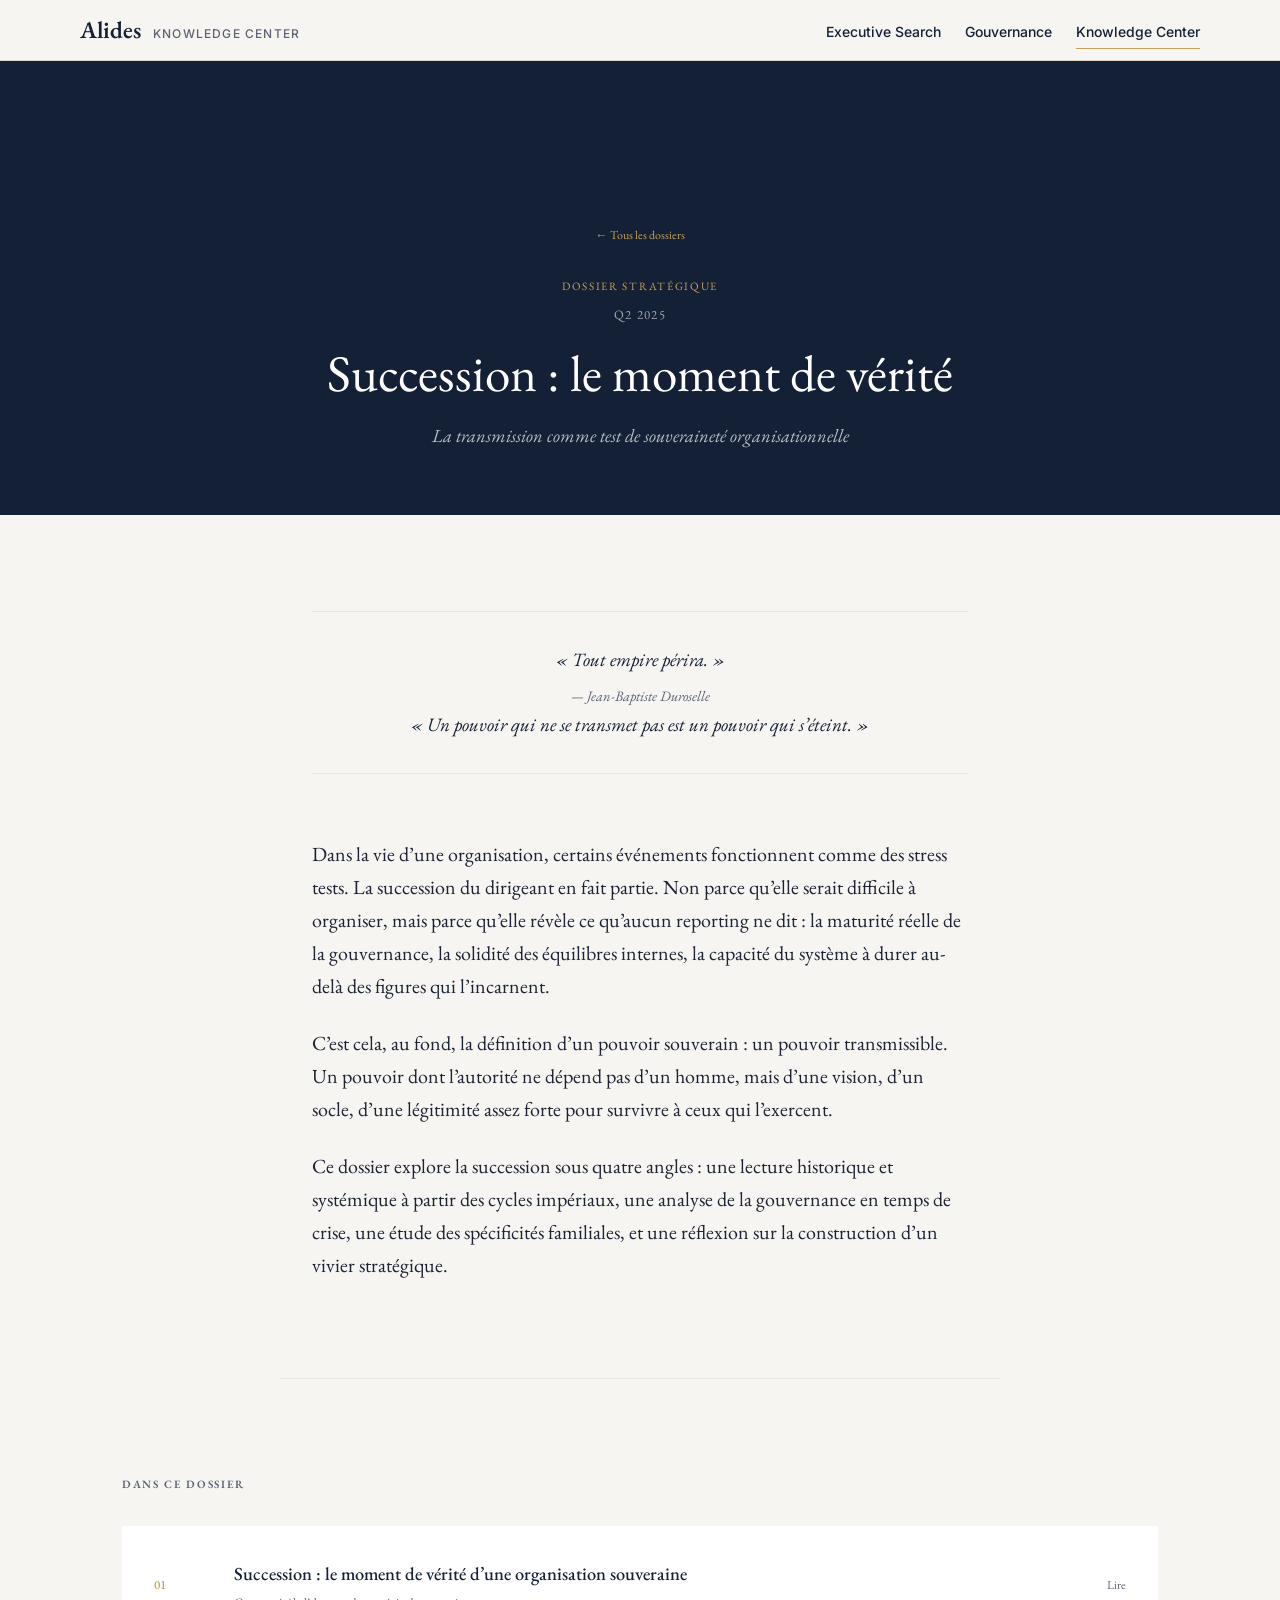
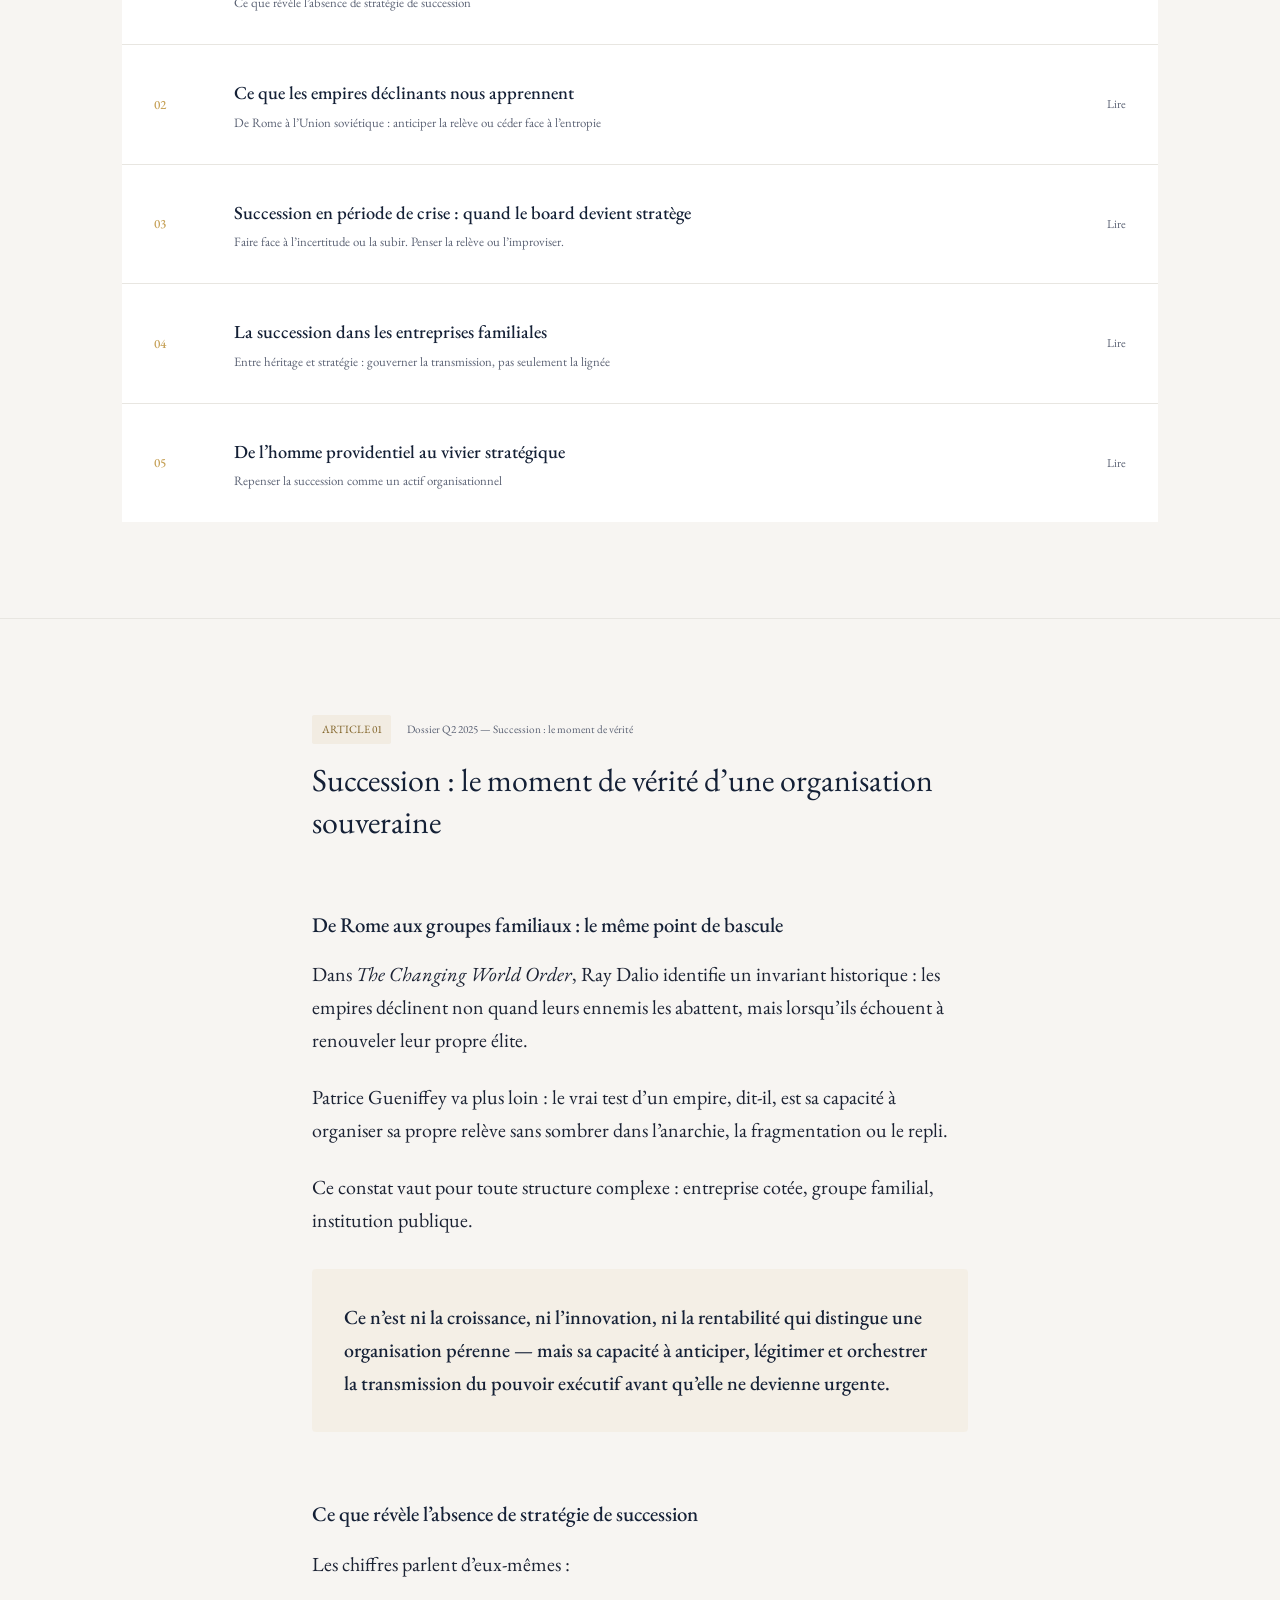
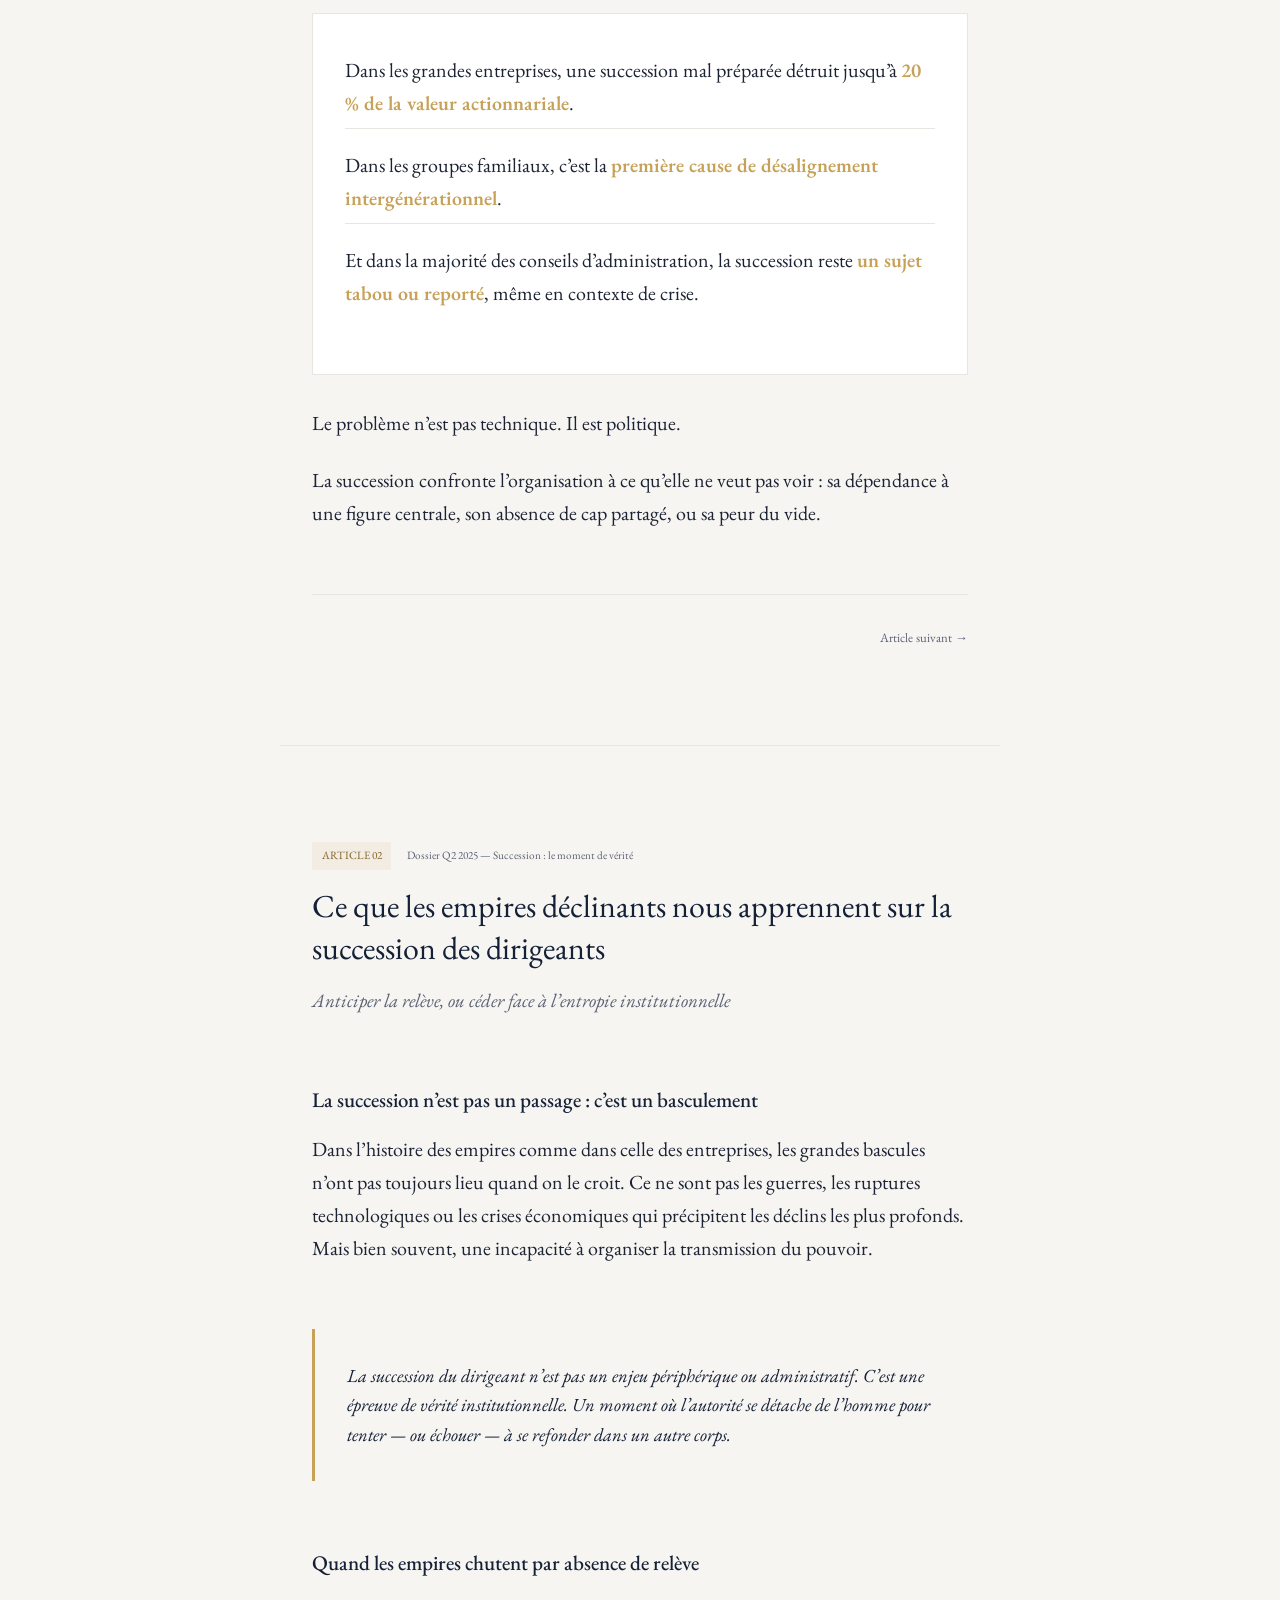
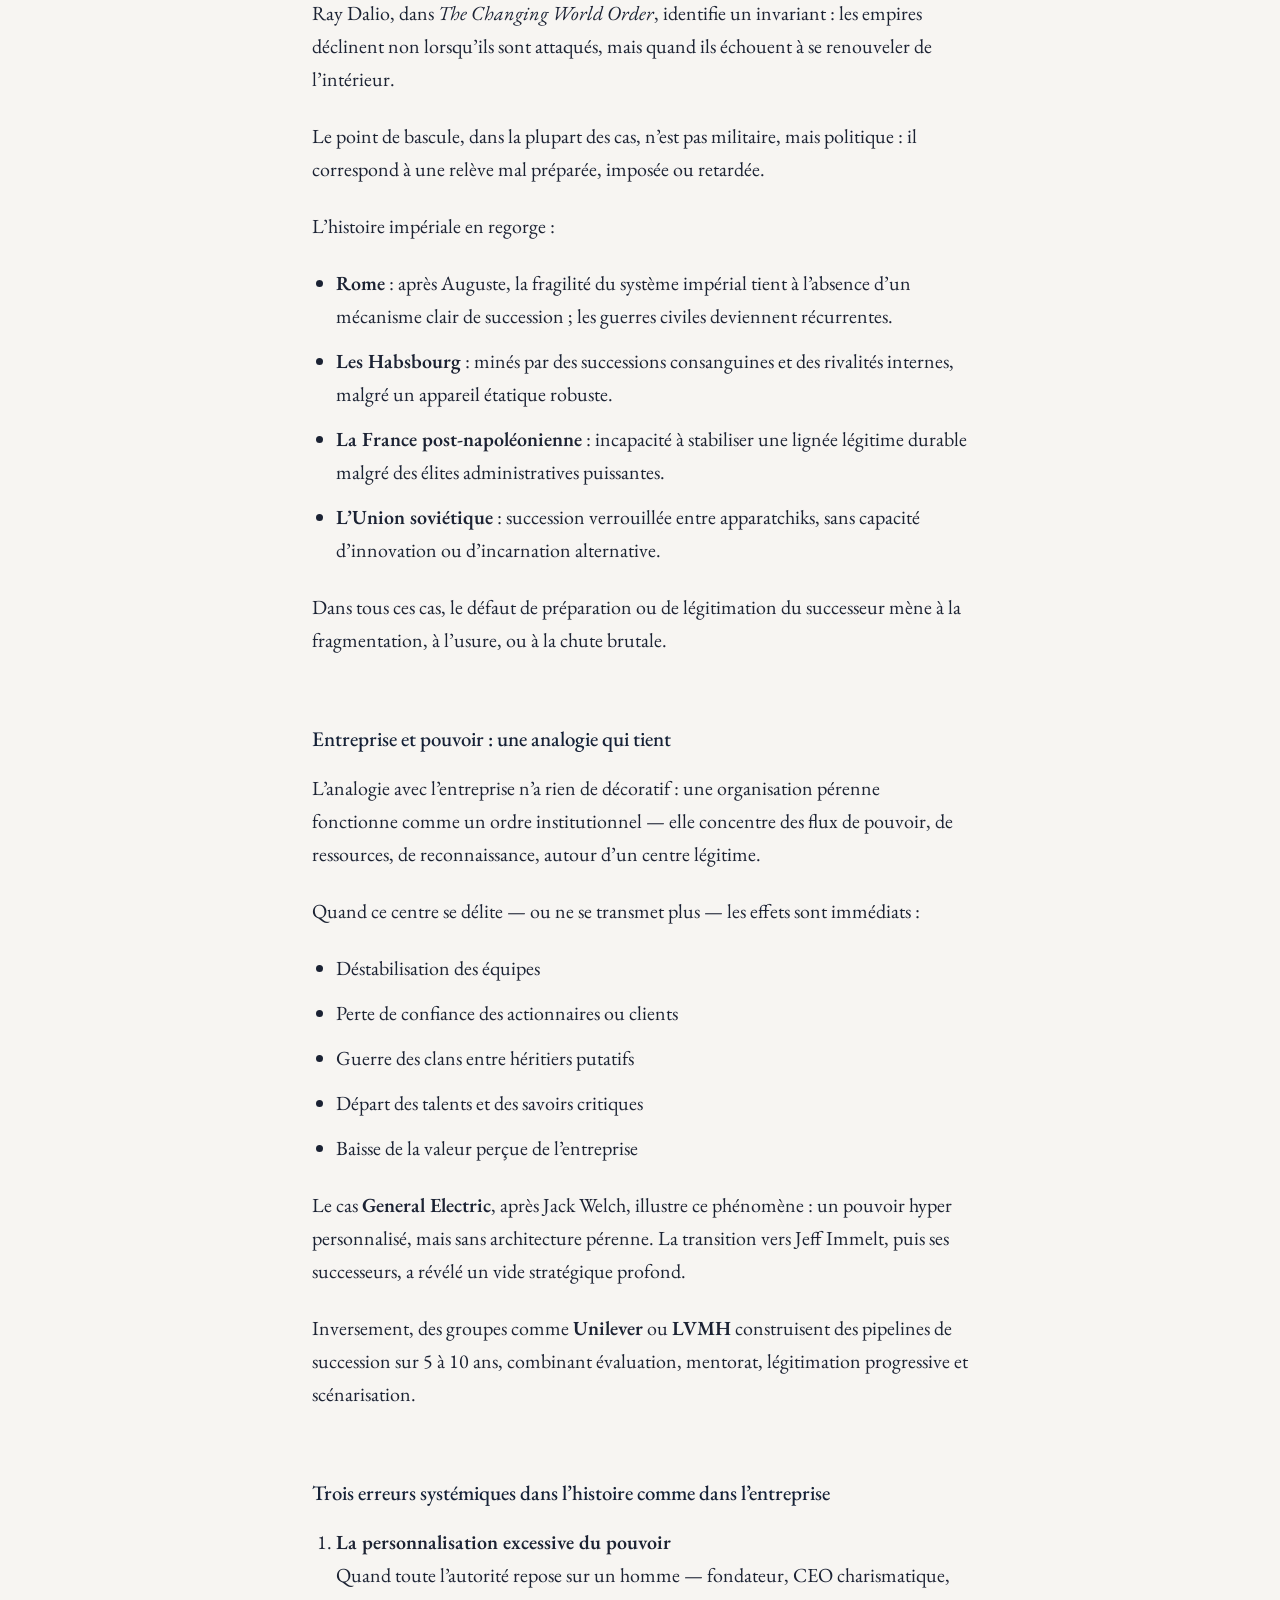
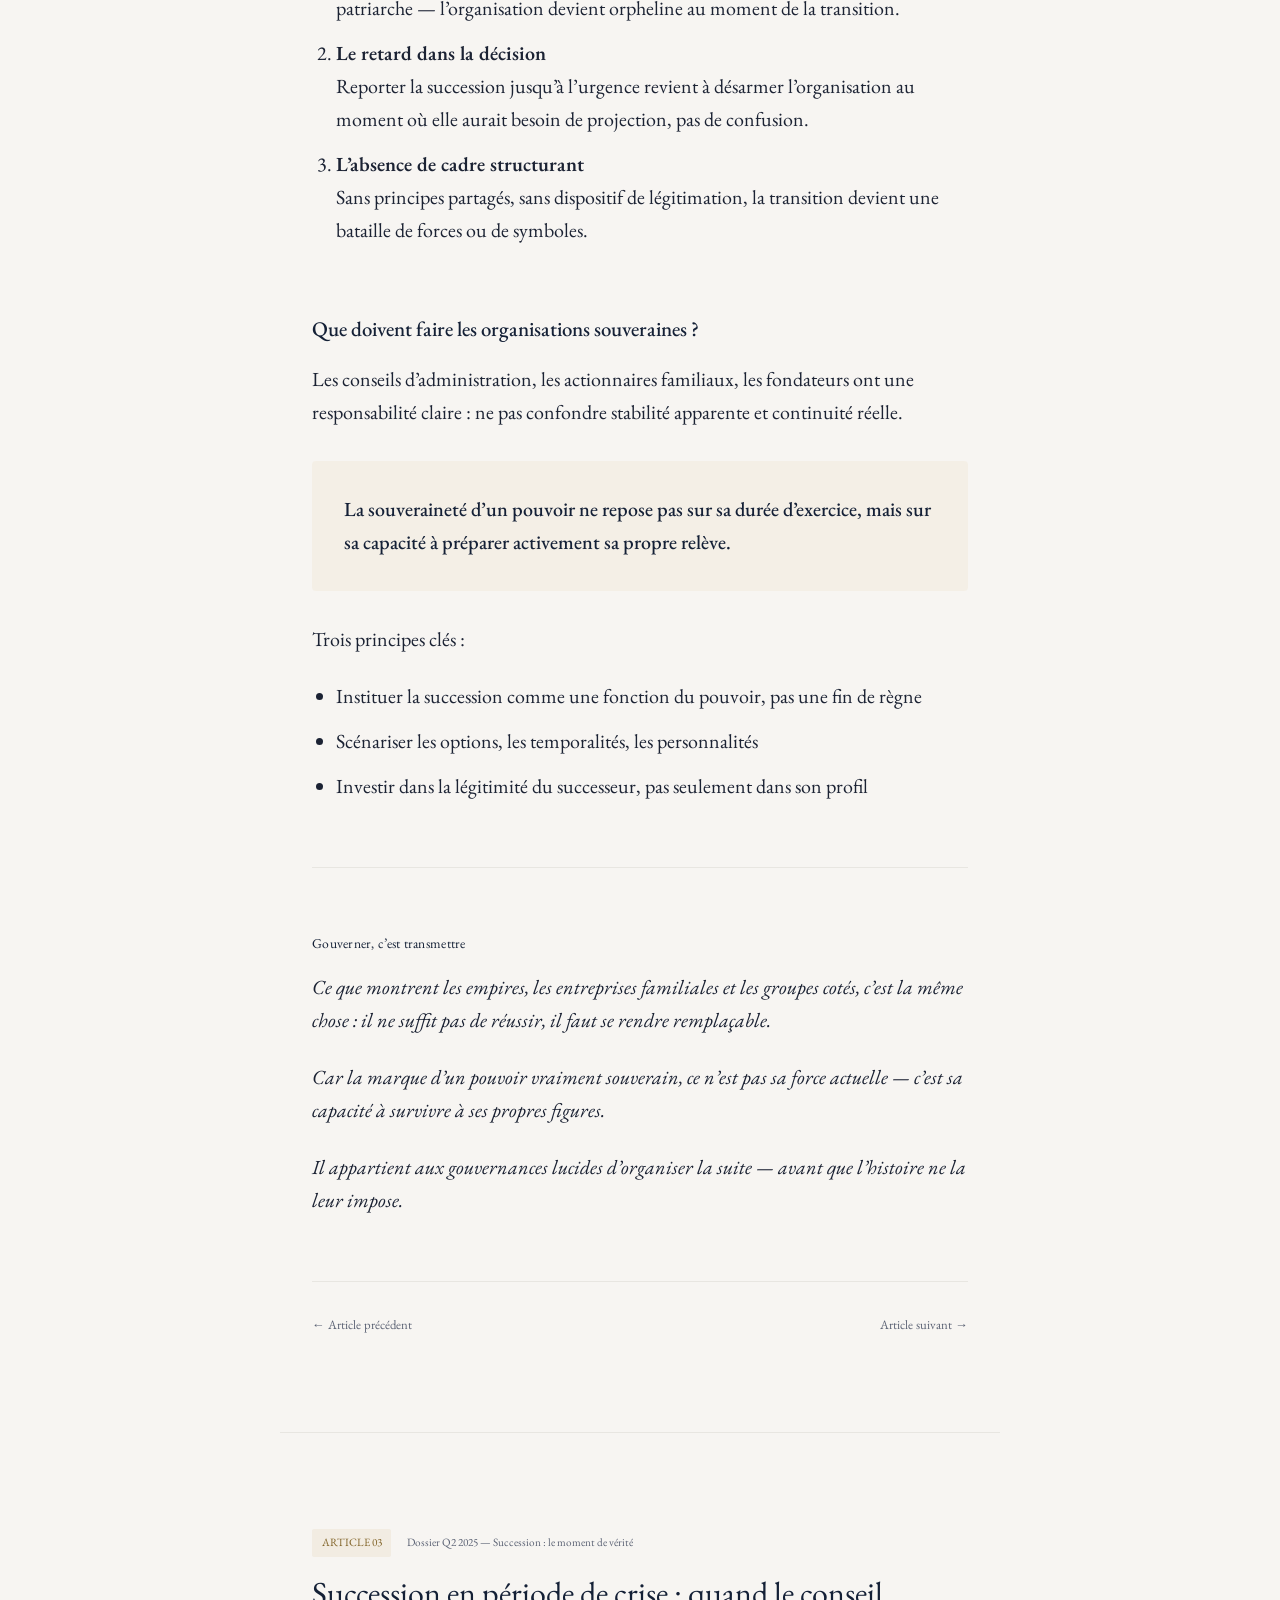
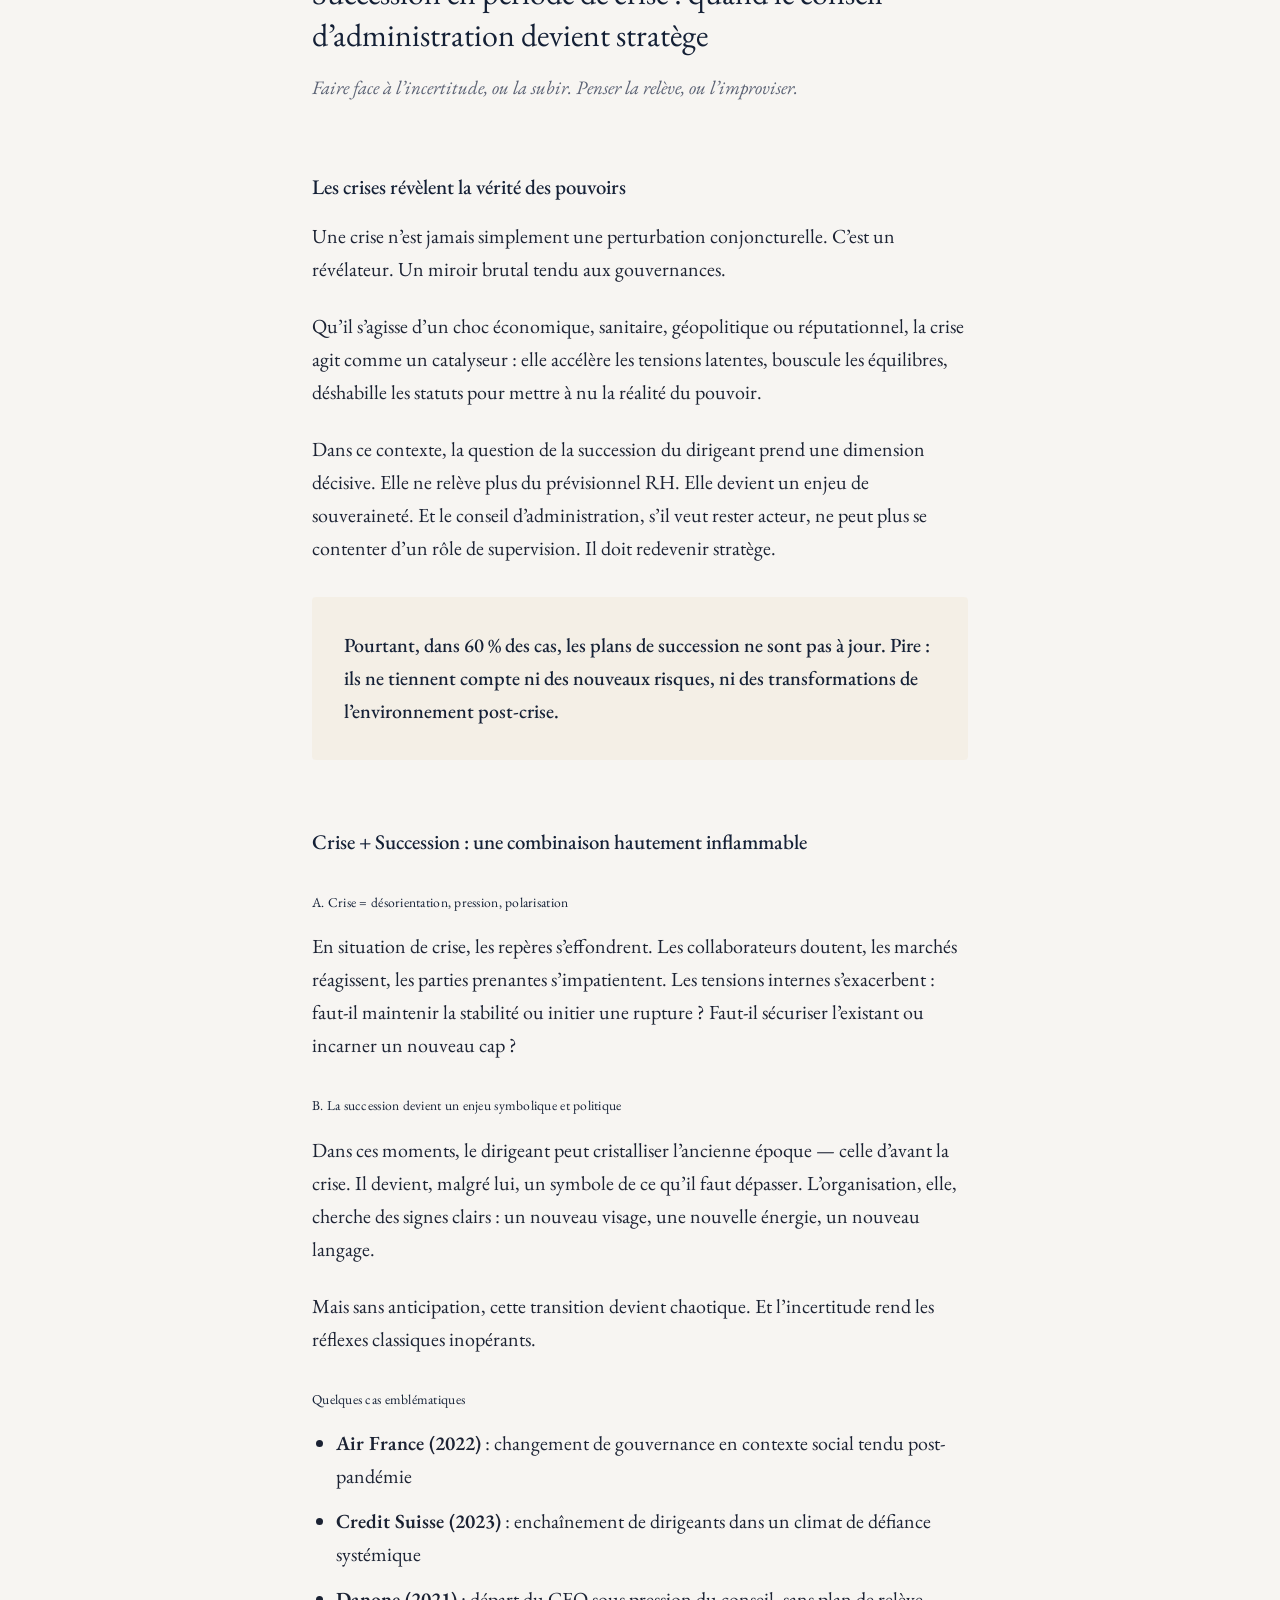
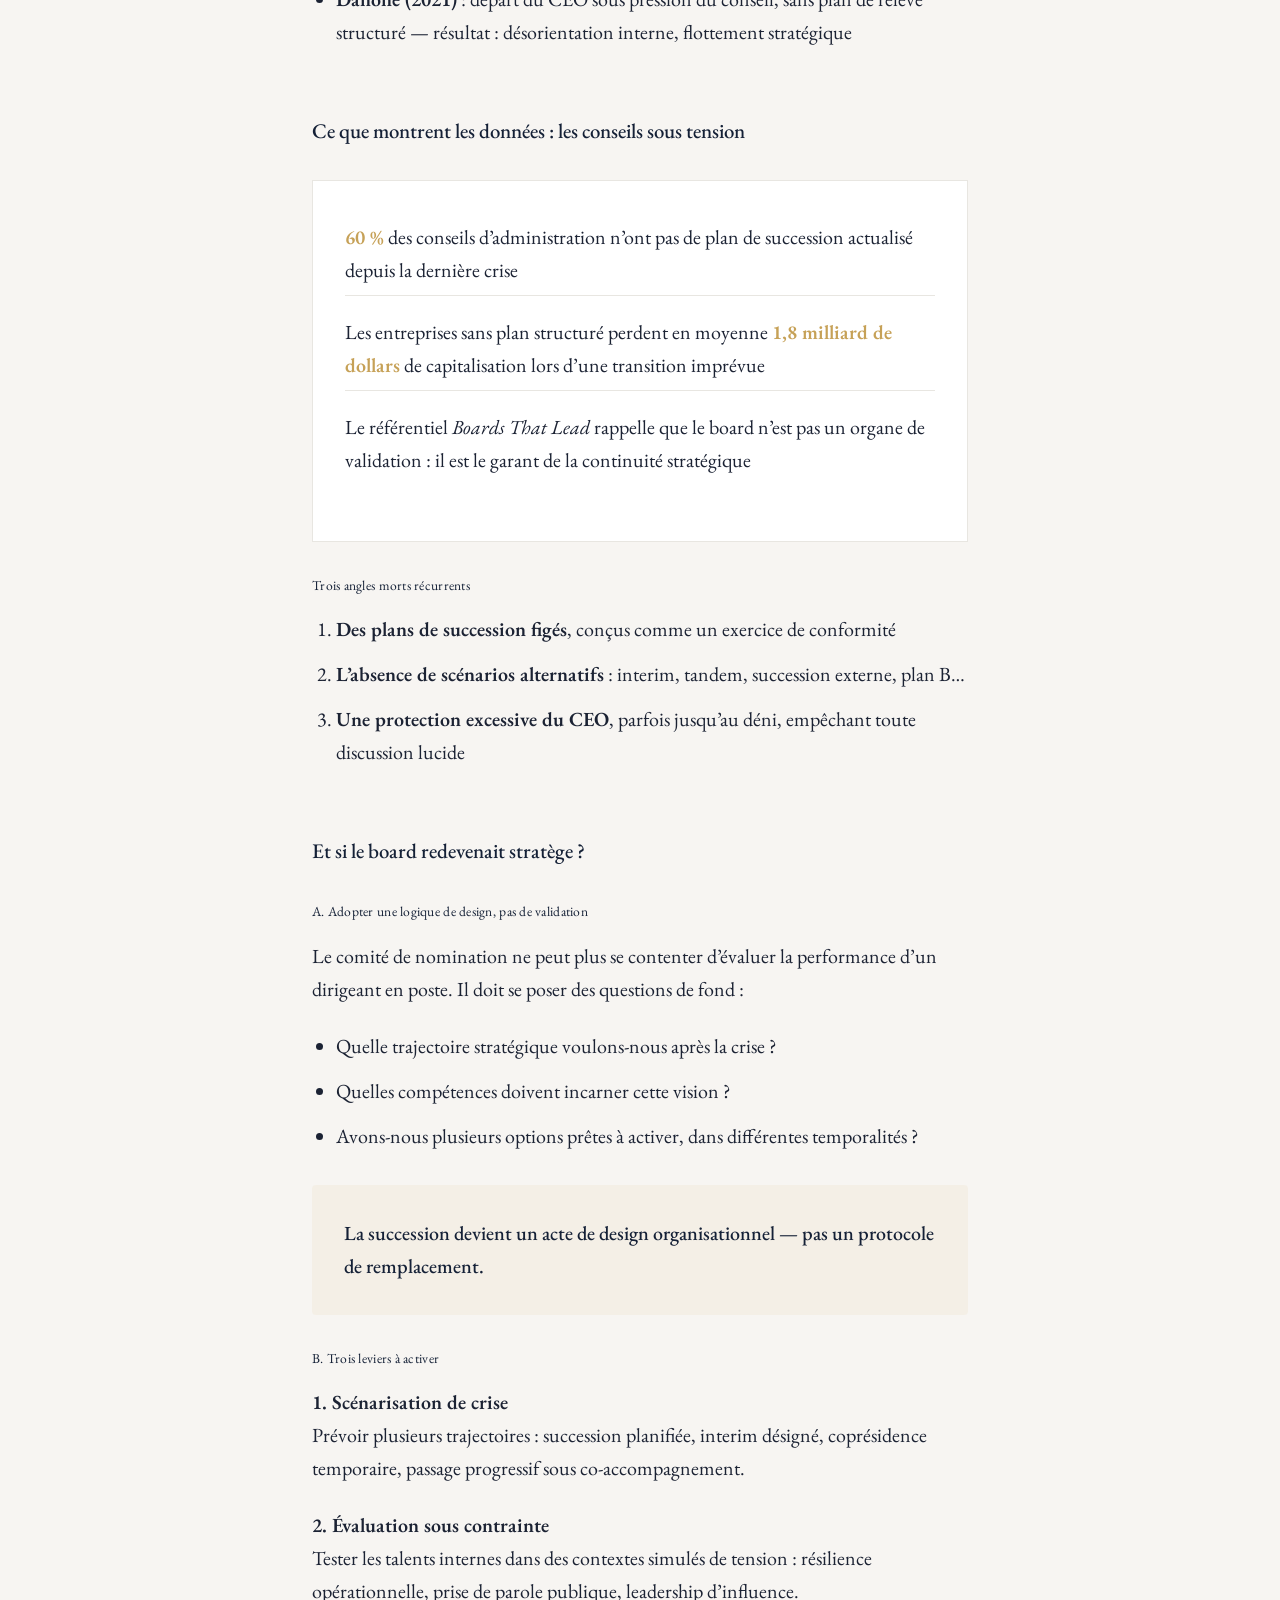
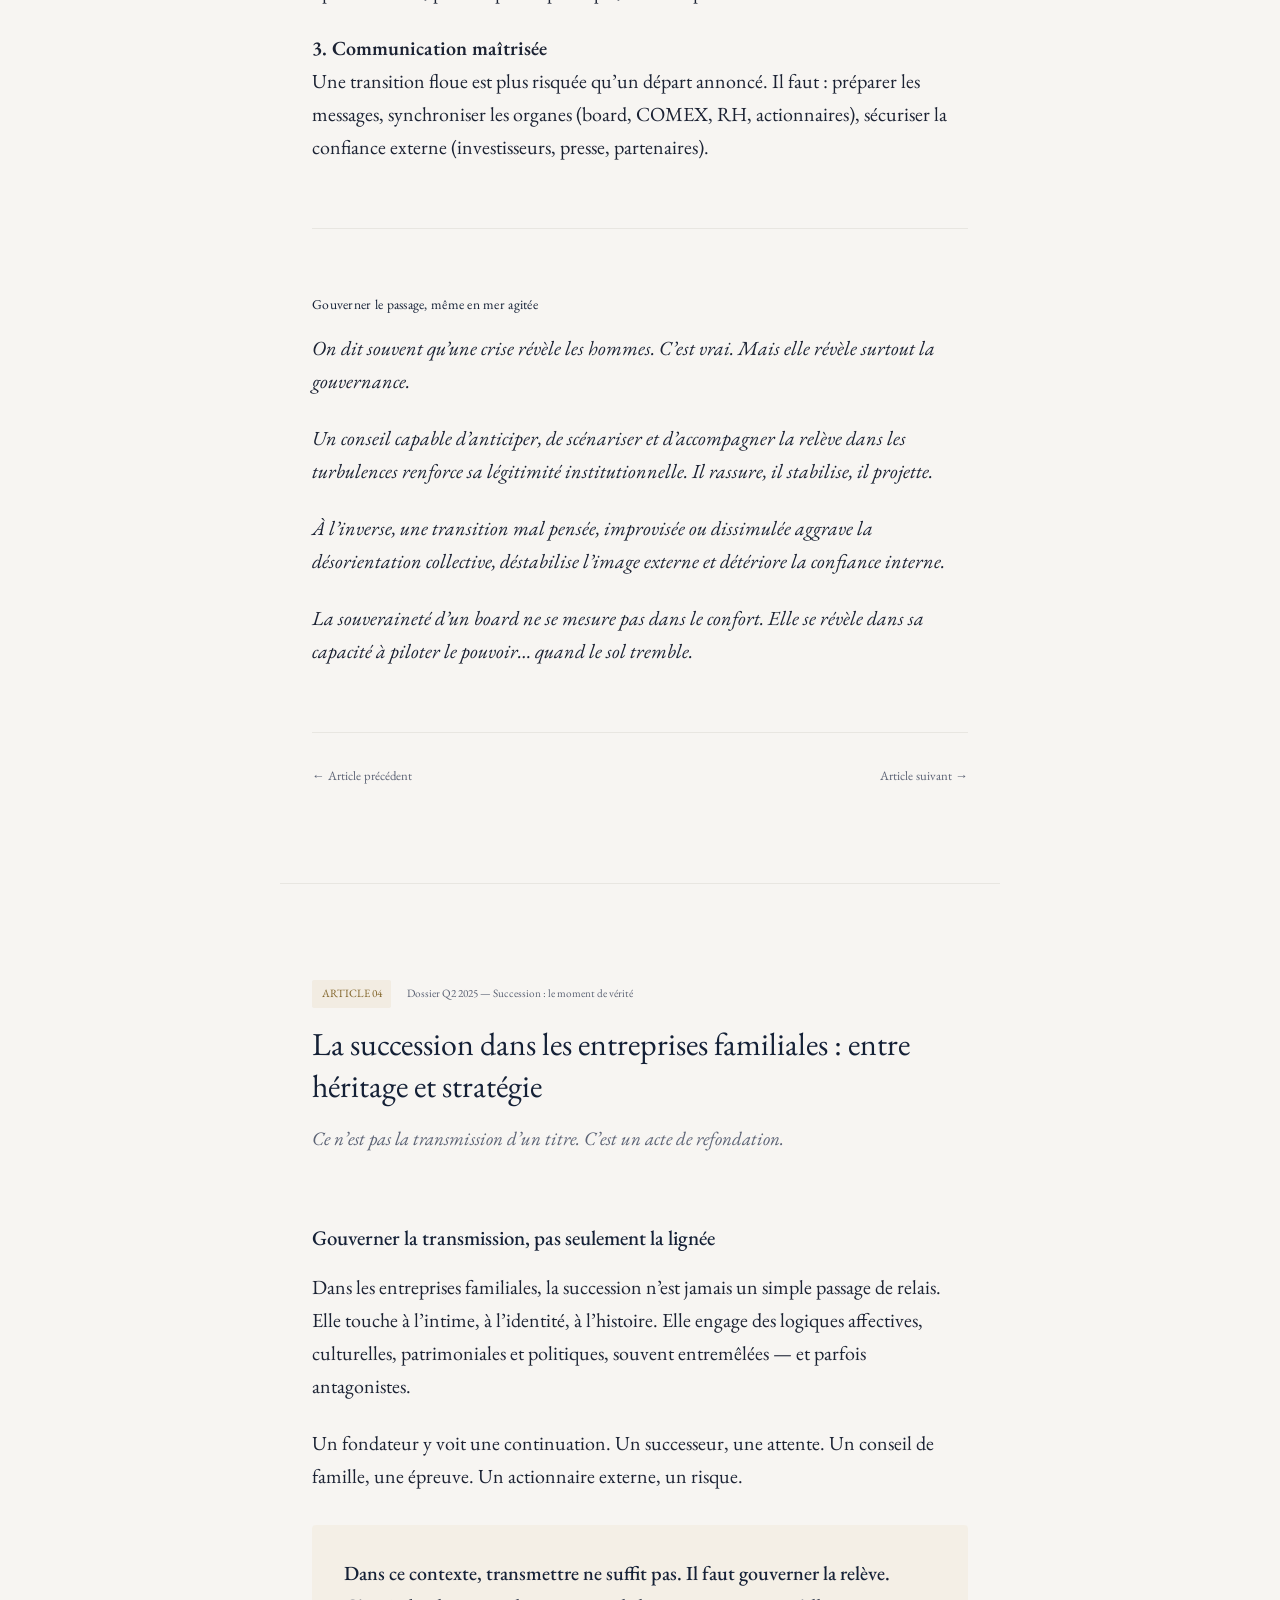
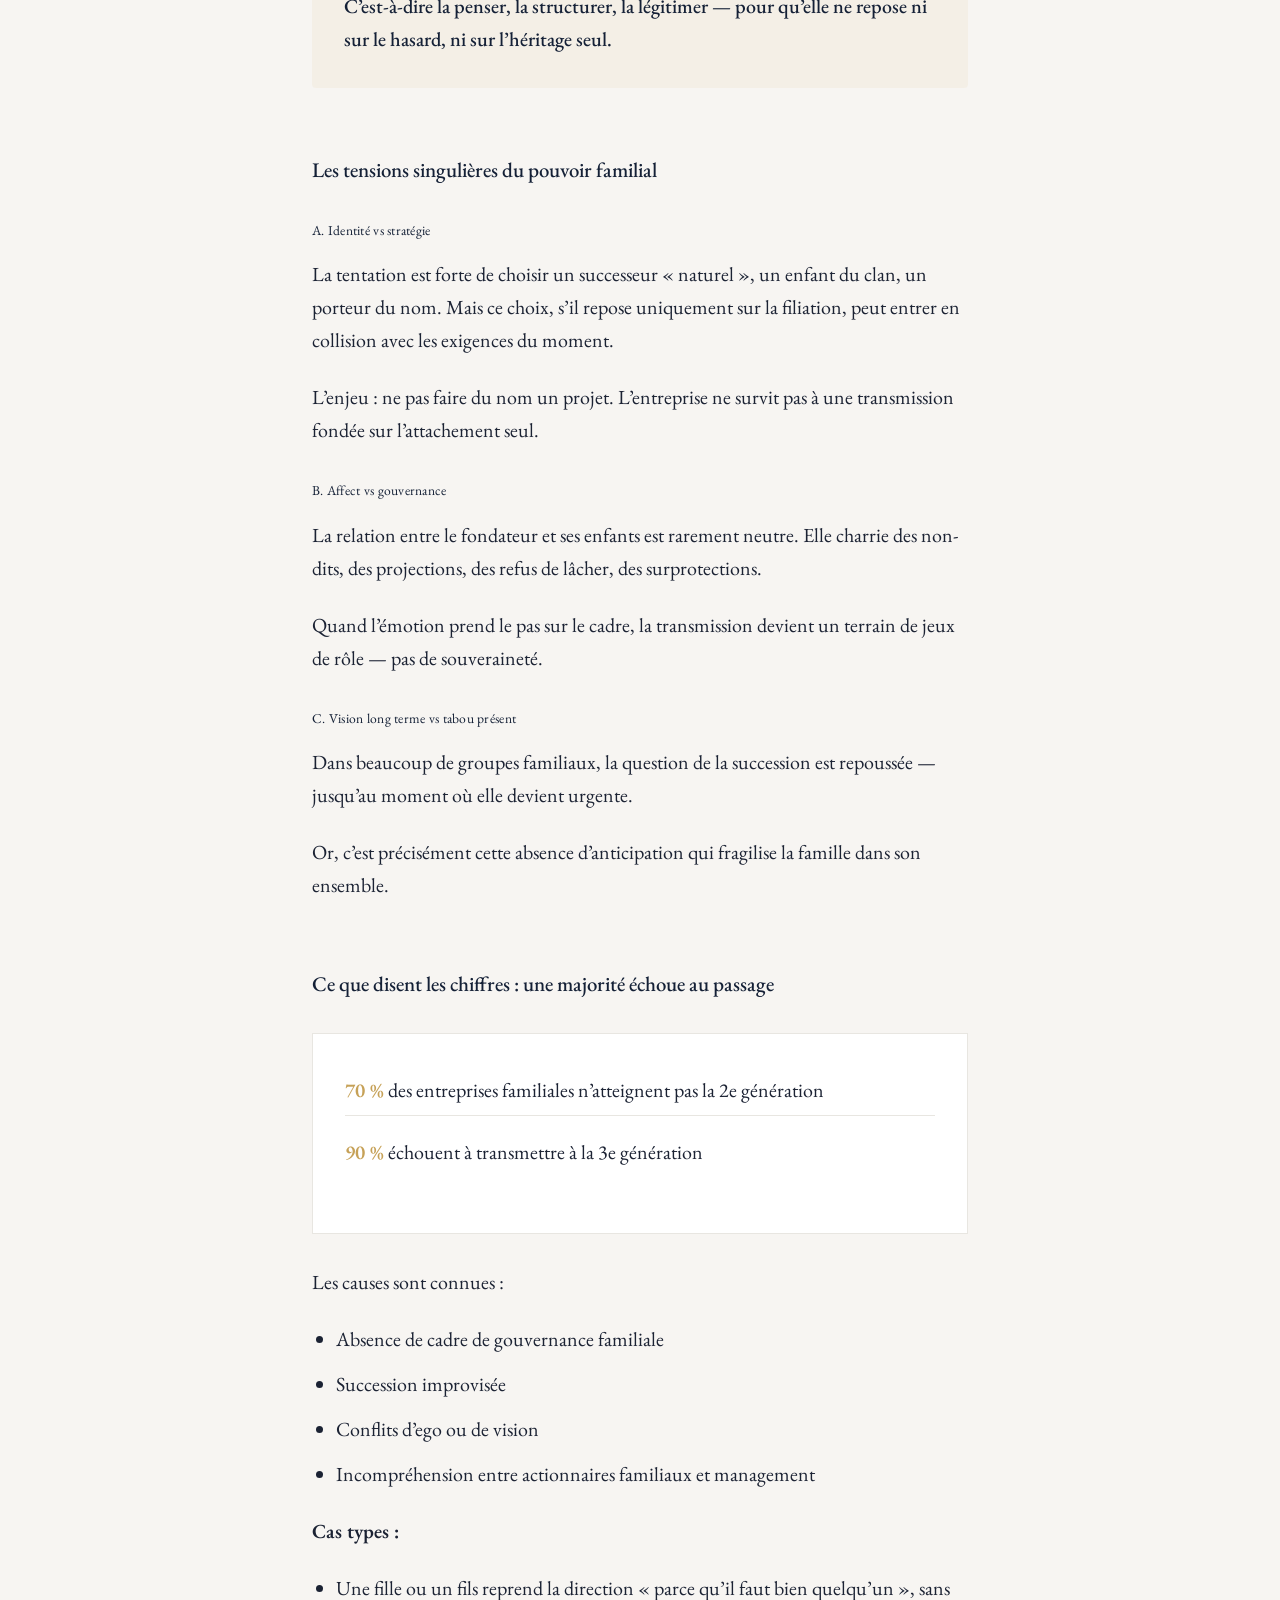
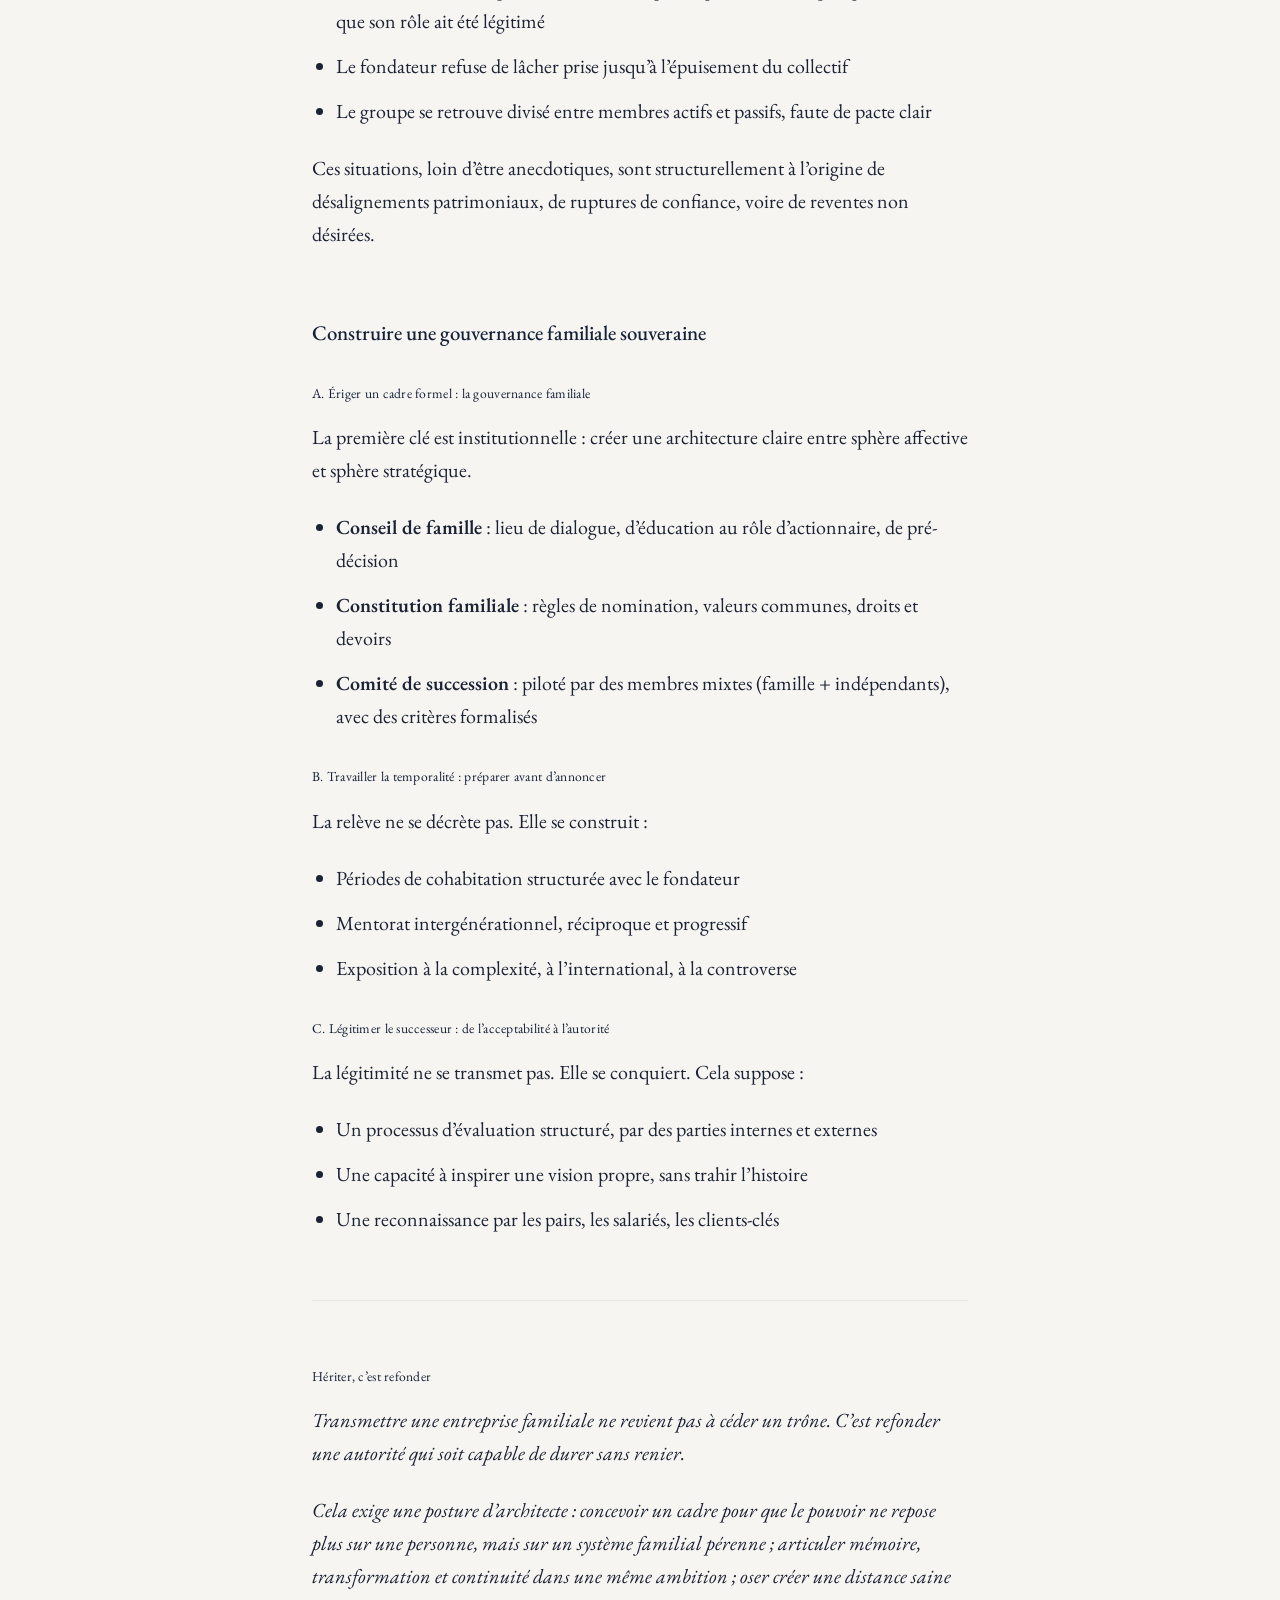
<file: dossier-q2-2025-complet.html>
<!DOCTYPE html>
<html lang="fr">
<head>
    <meta charset="UTF-8">
    <meta name="viewport" content="width=device-width, initial-scale=1.0">
    <title>Succession : le moment de vérité — Dossier Stratégique Q2 2025 | Alides</title>
    <meta name="description" content="Dossier stratégique Alides Q2 2025 : la succession du dirigeant comme épreuve de vérité institutionnelle. De Rome aux groupes familiaux, le même point de bascule.">
<style>
        :root {
            --color-primary: #142036;
            --color-gold: #C6A157;
            --color-ivory: #FAFAF8;
            --color-text: #3A4A5C;
            --color-text-light: #6B7B8C;
            --color-border: #E8E6E1;
            --font-serif: 'EB Garamond', Georgia, serif;
            --font-sans: 'Inter', -apple-system, sans-serif;
            --space-xs: 0.5rem;
            --space-sm: 1rem;
            --space-md: 2rem;
            --space-lg: 4rem;
            --space-xl: 6rem;
            --max-width: 720px;
            --max-width-wide: 1100px;
        }

        * {
            margin: 0;
            padding: 0;
            box-sizing: border-box;
        }

        html {
            scroll-behavior: smooth; height: auto; overflow-x: hidden;
        }

        body { min-height: 100%; height: auto;
            font-family: var(--font-serif);
            font-size: 19px;
            line-height: 1.7;
            color: var(--color-text);
            background-color: var(--color-ivory);
            -webkit-font-smoothing: antialiased;
        }

        /* Header */
        .header {
            position: fixed;
            top: 0;
            left: 0;
            right: 0;
            z-index: 100;
            background: var(--color-primary);
            padding: 1rem 2rem;
        }

        .header-inner {
            max-width: var(--max-width-wide);
            margin: 0 auto;
            display: flex;
            justify-content: space-between;
            align-items: center;
        }

        .logo {
            font-family: var(--font-serif);
            font-size: 1.4rem;
            font-weight: 400;
            color: white;
            text-decoration: none;
            letter-spacing: 0;
        }

        .header-nav {
            display: flex;
            gap: 2rem;
        }

        .header-nav a {
            font-size: 1.4rem;
            font-size: 0.75rem;
            color: rgba(255,255,255,0.7);
            text-decoration: none;
            letter-spacing: 0.03em;
            transition: color 0.2s ease;
        }

        .header-nav a:hover {
            color: var(--color-gold);
        }

        /* Hero */
        .hero {
            padding: calc(var(--space-xl) + 60px) var(--space-md) var(--space-lg);
            background: var(--color-primary);
            color: white;
            text-align: center;
        }

        .hero-back {
            display: inline-block;
            font-size: 1.4rem;
            font-size: 0.75rem;
            color: var(--color-gold);
            text-decoration: none;
            letter-spacing: 0;
            margin-bottom: var(--space-md);
            transition: opacity 0.2s ease;
        }

        .hero-back:hover {
            opacity: 0.8;
        }

        .hero-label {
            font-size: 1.4rem;
            font-size: 0.7rem;
            letter-spacing: 0.15em;
            text-transform: uppercase;
            color: var(--color-gold);
            margin-bottom: var(--space-xs);
        }

        .hero-quarter {
            font-size: 1.4rem;
            font-size: 0.8rem;
            letter-spacing: 0.1em;
            color: rgba(255,255,255,0.6);
            margin-bottom: var(--space-sm);
        }

        .hero h1 {
            font-family: var(--font-serif);
            font-size: clamp(2.2rem, 5vw, 3.2rem);
            font-weight: 400;
            line-height: 1.2;
            margin-bottom: var(--space-sm);
            max-width: 800px;
            margin-left: auto;
            margin-right: auto;
        }

        .hero-subtitle {
            font-family: var(--font-serif);
            font-size: 1.15rem;
            font-style: italic;
            color: rgba(255,255,255,0.7);
            max-width: 600px;
            margin: 0 auto;
        }

        /* Introduction */
        .intro {
            max-width: var(--max-width);
            margin: 0 auto;
            padding: var(--space-xl) var(--space-md);
            border-bottom: 1px solid var(--color-border);
        }

        .intro-epigraph {
            font-style: italic;
            color: var(--color-primary);
            text-align: center;
            margin-bottom: var(--space-lg);
            padding: var(--space-md) 0;
            border-top: 1px solid var(--color-border);
            border-bottom: 1px solid var(--color-border);
        }

        .intro-epigraph .source {
            display: block;
            margin-top: var(--space-xs);
            font-size: 0.9rem;
            color: var(--color-text-light);
        }

        .intro-text {
            line-height: 1.8;
            color: var(--color-text);
        }

        .intro-text p {
            margin-bottom: 1.5rem;
        }

        .intro-text p:last-child {
            margin-bottom: 0;
        }

        /* Table of Contents */
        .toc {
            max-width: var(--max-width-wide);
            margin: 0 auto;
            padding: var(--space-xl) var(--space-md);
        }

        .toc-title {
            font-size: 1.4rem;
            font-size: 0.7rem;
            letter-spacing: 0.15em;
            text-transform: uppercase;
            color: var(--color-text-light);
            margin-bottom: var(--space-md);
        }

        .toc-list {
            display: flex;
            flex-direction: column;
            gap: 1px;
            background: var(--color-border);
        }

        .toc-item {
            display: grid;
            grid-template-columns: 3rem 1fr auto;
            gap: var(--space-md);
            align-items: center;
            padding: var(--space-md);
            background: white;
            text-decoration: none;
            transition: all 0.2s ease;
        }

        .toc-item:hover {
            background: var(--color-ivory);
        }

        .toc-item:hover .toc-link {
            color: var(--color-gold);
        }

        .toc-number {
            font-size: 1.4rem;
            font-size: 0.8rem;
            color: var(--color-gold);
            font-weight: 500;
        }

        .toc-content h3 {
            font-family: var(--font-serif);
            font-size: 1.15rem;
            font-weight: 500;
            color: var(--color-primary);
            margin-bottom: 0.25rem;
        }

        .toc-content p {
            font-size: 1.4rem;
            font-size: 0.8rem;
            color: var(--color-text-light);
            line-height: 1.5;
        }

        .toc-link {
            font-size: 1.4rem;
            font-size: 0.75rem;
            color: var(--color-text-light);
            transition: color 0.2s ease;
        }

        /* Articles */
        .articles {
            border-top: 1px solid var(--color-border);
        }

        .article {
            max-width: var(--max-width);
            margin: 0 auto;
            padding: var(--space-xl) var(--space-md);
            border-bottom: 1px solid var(--color-border);
        }

        .article-header {
            margin-bottom: var(--space-lg);
        }

        .article-meta {
            display: flex;
            align-items: center;
            gap: var(--space-sm);
            margin-bottom: var(--space-sm);
        }

        .article-number {
            font-size: 1.4rem;
            font-size: 0.7rem;
            font-weight: 400;
            color: var(--color-gold);
            background: rgba(198, 161, 87, 0.1);
            padding: 0.3rem 0.6rem;
            border-radius: 2px;
            letter-spacing: 0;
        }

        .article-dossier {
            font-size: 1.4rem;
            font-size: 0.7rem;
            color: var(--color-text-light);
            letter-spacing: 0;
        }

        .article h2 {
            font-family: var(--font-serif);
            font-size: clamp(1.6rem, 4vw, 2rem);
            font-weight: 400;
            color: var(--color-primary);
            line-height: 1.3;
            margin-bottom: var(--space-sm);
        }

        .article-subtitle {
            font-family: var(--font-serif);
            font-style: italic;
            color: var(--color-text-light);
        }

        .article-content h3 {
            font-family: var(--font-serif);
            font-size: 1.3rem;
            font-weight: 500;
            color: var(--color-primary);
            margin-top: var(--space-lg);
            margin-bottom: var(--space-sm);
        }

        .article-content h4 {
            font-size: 1.4rem;
            font-size: 0.85rem;
            font-weight: 400;
            color: var(--color-primary);
            letter-spacing: 0.02em;
            margin-top: var(--space-md);
            margin-bottom: var(--space-sm);
        }

        .article-content p {
            margin-bottom: 1.5rem;
        }

        .article-content ul, .article-content ol {
            margin-bottom: 1.5rem;
            padding-left: 1.5rem;
        }

        .article-content li {
            margin-bottom: 0.75rem;
        }

        .article-content li:last-child {
            margin-bottom: 0;
        }

        .pull-quote {
            margin: var(--space-lg) 0;
            padding: var(--space-md) 0;
            padding-left: var(--space-md);
            border-left: 3px solid var(--color-gold);
            font-size: 1.15rem;
            font-style: italic;
            color: var(--color-primary);
            line-height: 1.6;
        }

        .key-point {
            background: rgba(198, 161, 87, 0.08);
            padding: var(--space-md);
            margin: var(--space-md) 0;
            border-radius: 4px;
        }

        .key-point p {
            margin-bottom: 0;
            font-weight: 500;
            color: var(--color-primary);
        }

        .article-conclusion {
            margin-top: var(--space-lg);
            padding-top: var(--space-md);
            border-top: 1px solid var(--color-border);
        }

        .article-conclusion p {
            font-style: italic;
            color: var(--color-text);
        }

        /* Stats box */
        .stats-box {
            background: white;
            border: 1px solid var(--color-border);
            padding: var(--space-md);
            margin: var(--space-md) 0;
        }

        .stats-box ul {
            list-style: none;
            padding: 0;
        }

        .stats-box li {
            padding: var(--space-xs) 0;
            border-bottom: 1px solid var(--color-border);
        }

        .stats-box li:last-child {
            border-bottom: none;
        }

        .stats-box strong {
            color: var(--color-gold);
        }

        /* Article Navigation */
        .article-nav {
            display: flex;
            justify-content: space-between;
            align-items: center;
            margin-top: var(--space-lg);
            padding-top: var(--space-md);
            border-top: 1px solid var(--color-border);
        }

        .article-nav a {
            font-size: 1.4rem;
            font-size: 0.8rem;
            color: var(--color-text-light);
            text-decoration: none;
            transition: color 0.2s ease;
        }

        .article-nav a:hover {
            color: var(--color-gold);
        }

        .article-nav-prev::before {
            content: "← ";
        }

        .article-nav-next::after {
            content: " →";
        }

        /* Other Dossiers */
        .other-dossiers {
            background: white;
            padding: var(--space-xl) var(--space-md);
        }

        .other-dossiers-inner {
            max-width: var(--max-width-wide);
            margin: 0 auto;
        }

        .section-title {
            font-size: 1.4rem;
            font-size: 0.7rem;
            letter-spacing: 0.15em;
            text-transform: uppercase;
            color: var(--color-text-light);
            margin-bottom: var(--space-md);
        }

        .dossiers-grid {
            display: grid;
            grid-template-columns: repeat(auto-fit, minmax(280px, 1fr));
            gap: var(--space-md);
        }

        .dossier-card {
            padding: var(--space-md);
            border: 1px solid var(--color-border);
            text-decoration: none;
            transition: all 0.2s ease;
        }

        .dossier-card:hover {
            border-color: var(--color-gold);
        }

        .dossier-card-quarter {
            font-size: 1.4rem;
            font-size: 0.7rem;
            color: var(--color-gold);
            letter-spacing: 0.1em;
            margin-bottom: var(--space-xs);
        }

        .dossier-card h3 {
            font-family: var(--font-serif);
            font-weight: 500;
            color: var(--color-primary);
            margin-bottom: var(--space-xs);
        }

        .dossier-card p {
            font-size: 1.4rem;
            font-size: 0.75rem;
            color: var(--color-text-light);
        }

        /* CTA */
        .cta {
            background: var(--color-primary);
            padding: var(--space-xl) var(--space-md);
            text-align: center;
        }

        .cta-inner {
            max-width: 600px;
            margin: 0 auto;
        }

        .cta h2 {
            font-family: var(--font-serif);
            font-size: 1.5rem;
            font-weight: 400;
            color: white;
            margin-bottom: var(--space-md);
        }

        .cta-btn {
            display: inline-block;
            font-size: 1.4rem;
            font-size: 0.8rem;
            font-weight: 500;
            color: var(--color-gold);
            text-decoration: none;
            padding: 0.9rem 2rem;
            border: 1px solid var(--color-gold);
            letter-spacing: 0;
            transition: all 0.2s ease;
        }

        .cta-btn:hover {
            background: var(--color-gold);
            color: var(--color-primary);
        }

        /* Footer */
        .footer {
            background: var(--color-primary);
            padding: var(--space-md) var(--space-md);
            border-top: 1px solid rgba(255,255,255,0.1);
        }

        .footer-inner {
            max-width: var(--max-width-wide);
            margin: 0 auto;
            display: flex;
            justify-content: space-between;
            align-items: center;
        }

        .footer-links {
            display: flex;
            gap: var(--space-md);
        }

        .footer-links a {
            font-size: 1.4rem;
            font-size: 0.7rem;
            color: rgba(255,255,255,0.5);
            text-decoration: none;
            transition: color 0.2s ease;
        }

        .footer-links a:hover {
            color: var(--color-gold);
        }

        .footer-copy {
            font-size: 1.4rem;
            font-size: 0.7rem;
            color: rgba(255,255,255,0.4);
        }

        /* ==================== RESPONSIVE MOBILE ==================== */
        
        @media (max-width: 768px) {
            :root {
                --space-md: 1.5rem;
                --space-lg: 2.5rem;
                --space-xl: 3.5rem;
            }
            
            body { min-height: 100%; height: auto;
                font-size: 17px;
            }
            
            .header {
                padding: 0.8rem 1rem;
            }
            
            .header-nav {
                gap: 0;
            }
            
            .header-nav a:not(.active) {
                display: none;
            }
            
            .header-nav a.active {
                font-size: 0.7rem;
                padding: 0.4rem 0.8rem;
                background: rgba(198, 161, 87, 0.15);
                border-radius: 3px;
            }
            
            .hero {
                padding: calc(var(--space-lg) + 50px) 1.25rem var(--space-md);
            }
            
            .hero h1 {
                font-size: 1.8rem;
                line-height: 1.25;
            }
            
            .hero-subtitle {
                font-size: 1rem;
            }
            
            .intro {
                padding: var(--space-lg) 1.25rem;
            }
            
            .intro-epigraph {
                font-size: 1rem;
            }
            
            .toc {
                padding: var(--space-lg) 1.25rem;
            }
            
            .toc-item {
                grid-template-columns: 2.5rem 1fr;
                padding: 1rem;
            }
            
            .toc-link {
                display: none;
            }
            
            .toc-content h3 {
                font-size: 1rem;
            }
            
            .article {
                padding: var(--space-lg) 1.25rem;
            }
            
            .article h2 {
                font-size: 1.5rem;
            }
            
            .article-content h3 {
                font-size: 1.15rem;
            }
            
            .article-content p,
            .article-content li {
                font-size: 1rem;
            }
            
            .pull-quote {
                font-size: 1rem;
                padding-left: 1rem;
            }
            
            .key-point {
                padding: 1rem;
            }
            
            .stats-box {
                padding: 1rem;
            }
            
            .article-nav {
                flex-direction: column;
                gap: var(--space-sm);
                text-align: center;
            }
            
            .other-dossiers {
                padding: var(--space-lg) 1.25rem;
            }
            
            .dossiers-grid {
                grid-template-columns: 1fr;
            }
            
            .cta {
                padding: var(--space-lg) 1.25rem;
            }
            
            .cta h2 {
                font-size: 1.2rem;
            }
            
            .footer-inner {
                flex-direction: column;
                gap: var(--space-sm);
                text-align: center;
            }
            
            .footer-links {
                flex-wrap: wrap;
                justify-content: center;
            }
        }
        
        @media (max-width: 480px) {
            body { min-height: 100%; height: auto;
                font-size: 16px;
            }
            
            .hero h1 {
                font-size: 1.5rem;
            }
            
            .article h2 {
                font-size: 1.3rem;
            }
        }
    </style>
<script type="application/ld+json">{"@context":"https://schema.org","@type":"Article","headline":"Succession : le moment de vérité — Dossier Stratégique Q2 2025","datePublished":"2025-06-15","dateModified":"2026-07-08","inLanguage":"fr","author":{"@type":"Organization","name":"Alides"},"publisher":{"@type":"Organization","name":"Alides"}}</script>
<!-- Charte commune de la revue : polices locales, couleurs, en-tête et pied de page -->
<script>document.documentElement.className+=' js';</script>
<link rel="stylesheet" href="revue-heritage.css">
</head>
<body>

    <div class="rv-bar" role="banner"><div class="rv-bar-inner">
<a class="rv-brand" href="https://www.alides.org" target="_top" rel="noopener">Alides <small>Knowledge Center</small></a>
<div class="rv-nav" role="navigation" aria-label="Navigation Alides">
<a class="rv-line" href="https://www.alides.org/executive-search-maroc-afrique" target="_top" rel="noopener">Executive Search</a>
<a class="rv-line" href="https://www.alides.org/board-services/board-advisory-questions" target="_top" rel="noopener">Gouvernance</a>
<a class="rv-line" href="index.html" aria-current="page">Knowledge Center</a>
</div></div></div>

    <!-- Hero -->
    <section class="hero">
        <a href="index.html" class="hero-back">← Tous les dossiers</a>
        <div class="hero-label">Dossier Stratégique</div>
        <div class="hero-quarter">Q2 2025</div>
        <h1>Succession : le moment de vérité</h1>
        <p class="hero-subtitle">La transmission comme test de souveraineté organisationnelle</p>
    </section>

    <!-- Introduction -->
    <section class="intro">
        <p class="intro-epigraph">
            « Tout empire périra. »<span class="source">— Jean-Baptiste Duroselle</span>
            « Un pouvoir qui ne se transmet pas est un pouvoir qui s’éteint. »
        </p>
        
        <div class="intro-text">
            <p>Dans la vie d’une organisation, certains événements fonctionnent comme des stress tests. La succession du dirigeant en fait partie. Non parce qu’elle serait difficile à organiser, mais parce qu’elle révèle ce qu’aucun reporting ne dit : la maturité réelle de la gouvernance, la solidité des équilibres internes, la capacité du système à durer au-delà des figures qui l’incarnent.</p>
            
            <p>C’est cela, au fond, la définition d’un pouvoir souverain : un pouvoir transmissible. Un pouvoir dont l’autorité ne dépend pas d’un homme, mais d’une vision, d’un socle, d’une légitimité assez forte pour survivre à ceux qui l’exercent.</p>
            
            <p>Ce dossier explore la succession sous quatre angles : une lecture historique et systémique à partir des cycles impériaux, une analyse de la gouvernance en temps de crise, une étude des spécificités familiales, et une réflexion sur la construction d’un vivier stratégique.</p>
        </div>
    </section>

    <!-- Table of Contents -->
    <section class="toc">
        <h2 class="toc-title">Dans ce dossier</h2>
        <div class="toc-list">
            <a href="#article-1" class="toc-item">
                <span class="toc-number">01</span>
                <div class="toc-content">
                    <h3>Succession : le moment de vérité d’une organisation souveraine</h3>
                    <p>Ce que révèle l’absence de stratégie de succession</p>
                </div>
                <span class="toc-link">Lire</span>
            </a>
            <a href="#article-2" class="toc-item">
                <span class="toc-number">02</span>
                <div class="toc-content">
                    <h3>Ce que les empires déclinants nous apprennent</h3>
                    <p>De Rome à l’Union soviétique : anticiper la relève ou céder face à l’entropie</p>
                </div>
                <span class="toc-link">Lire</span>
            </a>
            <a href="#article-3" class="toc-item">
                <span class="toc-number">03</span>
                <div class="toc-content">
                    <h3>Succession en période de crise : quand le board devient stratège</h3>
                    <p>Faire face à l’incertitude ou la subir. Penser la relève ou l’improviser.</p>
                </div>
                <span class="toc-link">Lire</span>
            </a>
            <a href="#article-4" class="toc-item">
                <span class="toc-number">04</span>
                <div class="toc-content">
                    <h3>La succession dans les entreprises familiales</h3>
                    <p>Entre héritage et stratégie : gouverner la transmission, pas seulement la lignée</p>
                </div>
                <span class="toc-link">Lire</span>
            </a>
            <a href="#article-5" class="toc-item">
                <span class="toc-number">05</span>
                <div class="toc-content">
                    <h3>De l’homme providentiel au vivier stratégique</h3>
                    <p>Repenser la succession comme un actif organisationnel</p>
                </div>
                <span class="toc-link">Lire</span>
            </a>
        </div>
    </section>

    <!-- Articles -->
    <section class="articles">

        <!-- Article 1 -->
        <article class="article" id="article-1">
            <div class="article-header">
                <div class="article-meta">
                    <span class="article-number">ARTICLE 01</span>
                    <span class="article-dossier">Dossier Q2 2025 — Succession : le moment de vérité</span>
                </div>
                <h2>Succession : le moment de vérité d’une organisation souveraine</h2>
            </div>

            <div class="article-content">
                <h3>De Rome aux groupes familiaux : le même point de bascule</h3>
                
                <p>Dans <em>The Changing World Order</em>, Ray Dalio identifie un invariant historique : les empires déclinent non quand leurs ennemis les abattent, mais lorsqu’ils échouent à renouveler leur propre élite.</p>
                
                <p>Patrice Gueniffey va plus loin : le vrai test d’un empire, dit-il, est sa capacité à organiser sa propre relève sans sombrer dans l’anarchie, la fragmentation ou le repli.</p>
                
                <p>Ce constat vaut pour toute structure complexe : entreprise cotée, groupe familial, institution publique.</p>

                <div class="key-point">
                    <p>Ce n’est ni la croissance, ni l’innovation, ni la rentabilité qui distingue une organisation pérenne — mais sa capacité à anticiper, légitimer et orchestrer la transmission du pouvoir exécutif avant qu’elle ne devienne urgente.</p>
                </div>

                <h3>Ce que révèle l’absence de stratégie de succession</h3>
                
                <p>Les chiffres parlent d’eux-mêmes :</p>

                <div class="stats-box">
                    <ul>
                        <li>Dans les grandes entreprises, une succession mal préparée détruit jusqu’à <strong>20 % de la valeur actionnariale</strong>.</li>
                        <li>Dans les groupes familiaux, c’est la <strong>première cause de désalignement intergénérationnel</strong>.</li>
                        <li>Et dans la majorité des conseils d’administration, la succession reste <strong>un sujet tabou ou reporté</strong>, même en contexte de crise.</li>
                    </ul>
                </div>
                
                <p>Le problème n’est pas technique. Il est politique.</p>
                
                <p>La succession confronte l’organisation à ce qu’elle ne veut pas voir : sa dépendance à une figure centrale, son absence de cap partagé, ou sa peur du vide.</p>
            </div>

            <nav class="article-nav">
                <span></span>
                <a href="#article-2" class="article-nav-next">Article suivant</a>
            </nav>
        </article>

        <!-- Article 2 -->
        <article class="article" id="article-2">
            <div class="article-header">
                <div class="article-meta">
                    <span class="article-number">ARTICLE 02</span>
                    <span class="article-dossier">Dossier Q2 2025 — Succession : le moment de vérité</span>
                </div>
                <h2>Ce que les empires déclinants nous apprennent sur la succession des dirigeants</h2>
                <p class="article-subtitle">Anticiper la relève, ou céder face à l’entropie institutionnelle</p>
            </div>

            <div class="article-content">
                <h3>La succession n’est pas un passage : c’est un basculement</h3>
                
                <p>Dans l’histoire des empires comme dans celle des entreprises, les grandes bascules n’ont pas toujours lieu quand on le croit. Ce ne sont pas les guerres, les ruptures technologiques ou les crises économiques qui précipitent les déclins les plus profonds. Mais bien souvent, une incapacité à organiser la transmission du pouvoir.</p>

                <div class="pull-quote">
                    La succession du dirigeant n’est pas un enjeu périphérique ou administratif. C’est une épreuve de vérité institutionnelle. Un moment où l’autorité se détache de l’homme pour tenter — ou échouer — à se refonder dans un autre corps.
                </div>

                <h3>Quand les empires chutent par absence de relève</h3>
                
                <p>Ray Dalio, dans <em>The Changing World Order</em>, identifie un invariant : les empires déclinent non lorsqu’ils sont attaqués, mais quand ils échouent à se renouveler de l’intérieur.</p>
                
                <p>Le point de bascule, dans la plupart des cas, n’est pas militaire, mais politique : il correspond à une relève mal préparée, imposée ou retardée.</p>
                
                <p>L’histoire impériale en regorge :</p>
                
                <ul>
                    <li><strong>Rome</strong> : après Auguste, la fragilité du système impérial tient à l’absence d’un mécanisme clair de succession ; les guerres civiles deviennent récurrentes.</li>
                    <li><strong>Les Habsbourg</strong> : minés par des successions consanguines et des rivalités internes, malgré un appareil étatique robuste.</li>
                    <li><strong>La France post-napoléonienne</strong> : incapacité à stabiliser une lignée légitime durable malgré des élites administratives puissantes.</li>
                    <li><strong>L’Union soviétique</strong> : succession verrouillée entre apparatchiks, sans capacité d’innovation ou d’incarnation alternative.</li>
                </ul>
                
                <p>Dans tous ces cas, le défaut de préparation ou de légitimation du successeur mène à la fragmentation, à l’usure, ou à la chute brutale.</p>

                <h3>Entreprise et pouvoir : une analogie qui tient</h3>
                
                <p>L’analogie avec l’entreprise n’a rien de décoratif : une organisation pérenne fonctionne comme un ordre institutionnel — elle concentre des flux de pouvoir, de ressources, de reconnaissance, autour d’un centre légitime.</p>
                
                <p>Quand ce centre se délite — ou ne se transmet plus — les effets sont immédiats :</p>
                
                <ul>
                    <li>Déstabilisation des équipes</li>
                    <li>Perte de confiance des actionnaires ou clients</li>
                    <li>Guerre des clans entre héritiers putatifs</li>
                    <li>Départ des talents et des savoirs critiques</li>
                    <li>Baisse de la valeur perçue de l’entreprise</li>
                </ul>
                
                <p>Le cas <strong>General Electric</strong>, après Jack Welch, illustre ce phénomène : un pouvoir hyper personnalisé, mais sans architecture pérenne. La transition vers Jeff Immelt, puis ses successeurs, a révélé un vide stratégique profond.</p>
                
                <p>Inversement, des groupes comme <strong>Unilever</strong> ou <strong>LVMH</strong> construisent des pipelines de succession sur 5 à 10 ans, combinant évaluation, mentorat, légitimation progressive et scénarisation.</p>

                <h3>Trois erreurs systémiques dans l’histoire comme dans l’entreprise</h3>
                
                <ol>
                    <li><strong>La personnalisation excessive du pouvoir</strong><br>
                    Quand toute l’autorité repose sur un homme — fondateur, CEO charismatique, patriarche — l’organisation devient orpheline au moment de la transition.</li>
                    <li><strong>Le retard dans la décision</strong><br>
                    Reporter la succession jusqu’à l’urgence revient à désarmer l’organisation au moment où elle aurait besoin de projection, pas de confusion.</li>
                    <li><strong>L’absence de cadre structurant</strong><br>
                    Sans principes partagés, sans dispositif de légitimation, la transition devient une bataille de forces ou de symboles.</li>
                </ol>

                <h3>Que doivent faire les organisations souveraines ?</h3>
                
                <p>Les conseils d’administration, les actionnaires familiaux, les fondateurs ont une responsabilité claire : ne pas confondre stabilité apparente et continuité réelle.</p>
                
                <div class="key-point">
                    <p>La souveraineté d’un pouvoir ne repose pas sur sa durée d’exercice, mais sur sa capacité à préparer activement sa propre relève.</p>
                </div>
                
                <p>Trois principes clés :</p>
                <ul>
                    <li>Instituer la succession comme une fonction du pouvoir, pas une fin de règne</li>
                    <li>Scénariser les options, les temporalités, les personnalités</li>
                    <li>Investir dans la légitimité du successeur, pas seulement dans son profil</li>
                </ul>

                <div class="article-conclusion">
                    <h4>Gouverner, c’est transmettre</h4>
                    <p>Ce que montrent les empires, les entreprises familiales et les groupes cotés, c’est la même chose : il ne suffit pas de réussir, il faut se rendre remplaçable.</p>
                    <p>Car la marque d’un pouvoir vraiment souverain, ce n’est pas sa force actuelle — c’est sa capacité à survivre à ses propres figures.</p>
                    <p>Il appartient aux gouvernances lucides d’organiser la suite — avant que l’histoire ne la leur impose.</p>
                </div>
            </div>

            <nav class="article-nav">
                <a href="#article-1" class="article-nav-prev">Article précédent</a>
                <a href="#article-3" class="article-nav-next">Article suivant</a>
            </nav>
        </article>

        <!-- Article 3 -->
        <article class="article" id="article-3">
            <div class="article-header">
                <div class="article-meta">
                    <span class="article-number">ARTICLE 03</span>
                    <span class="article-dossier">Dossier Q2 2025 — Succession : le moment de vérité</span>
                </div>
                <h2>Succession en période de crise : quand le conseil d’administration devient stratège</h2>
                <p class="article-subtitle">Faire face à l’incertitude, ou la subir. Penser la relève, ou l’improviser.</p>
            </div>

            <div class="article-content">
                <h3>Les crises révèlent la vérité des pouvoirs</h3>
                
                <p>Une crise n’est jamais simplement une perturbation conjoncturelle. C’est un révélateur. Un miroir brutal tendu aux gouvernances.</p>
                
                <p>Qu’il s’agisse d’un choc économique, sanitaire, géopolitique ou réputationnel, la crise agit comme un catalyseur : elle accélère les tensions latentes, bouscule les équilibres, déshabille les statuts pour mettre à nu la réalité du pouvoir.</p>
                
                <p>Dans ce contexte, la question de la succession du dirigeant prend une dimension décisive. Elle ne relève plus du prévisionnel RH. Elle devient un enjeu de souveraineté. Et le conseil d’administration, s’il veut rester acteur, ne peut plus se contenter d’un rôle de supervision. Il doit redevenir stratège.</p>

                <div class="key-point">
                    <p>Pourtant, dans 60 % des cas, les plans de succession ne sont pas à jour. Pire : ils ne tiennent compte ni des nouveaux risques, ni des transformations de l’environnement post-crise.</p>
                </div>

                <h3>Crise + Succession : une combinaison hautement inflammable</h3>
                
                <h4>A. Crise = désorientation, pression, polarisation</h4>
                <p>En situation de crise, les repères s’effondrent. Les collaborateurs doutent, les marchés réagissent, les parties prenantes s’impatientent. Les tensions internes s’exacerbent : faut-il maintenir la stabilité ou initier une rupture ? Faut-il sécuriser l’existant ou incarner un nouveau cap ?</p>
                
                <h4>B. La succession devient un enjeu symbolique et politique</h4>
                <p>Dans ces moments, le dirigeant peut cristalliser l’ancienne époque — celle d’avant la crise. Il devient, malgré lui, un symbole de ce qu’il faut dépasser. L’organisation, elle, cherche des signes clairs : un nouveau visage, une nouvelle énergie, un nouveau langage.</p>
                
                <p>Mais sans anticipation, cette transition devient chaotique. Et l’incertitude rend les réflexes classiques inopérants.</p>

                <h4>Quelques cas emblématiques</h4>
                <ul>
                    <li><strong>Air France (2022)</strong> : changement de gouvernance en contexte social tendu post-pandémie</li>
                    <li><strong>Credit Suisse (2023)</strong> : enchaînement de dirigeants dans un climat de défiance systémique</li>
                    <li><strong>Danone (2021)</strong> : départ du CEO sous pression du conseil, sans plan de relève structuré — résultat : désorientation interne, flottement stratégique</li>
                </ul>

                <h3>Ce que montrent les données : les conseils sous tension</h3>

                <div class="stats-box">
                    <ul>
                        <li><strong>60 %</strong> des conseils d’administration n’ont pas de plan de succession actualisé depuis la dernière crise</li>
                        <li>Les entreprises sans plan structuré perdent en moyenne <strong>1,8 milliard de dollars</strong> de capitalisation lors d’une transition imprévue</li>
                        <li>Le référentiel <em>Boards That Lead</em> rappelle que le board n’est pas un organe de validation : il est le garant de la continuité stratégique</li>
                    </ul>
                </div>
                
                <h4>Trois angles morts récurrents</h4>
                <ol>
                    <li><strong>Des plans de succession figés</strong>, conçus comme un exercice de conformité</li>
                    <li><strong>L’absence de scénarios alternatifs</strong> : interim, tandem, succession externe, plan B…</li>
                    <li><strong>Une protection excessive du CEO</strong>, parfois jusqu’au déni, empêchant toute discussion lucide</li>
                </ol>

                <h3>Et si le board redevenait stratège ?</h3>
                
                <h4>A. Adopter une logique de design, pas de validation</h4>
                <p>Le comité de nomination ne peut plus se contenter d’évaluer la performance d’un dirigeant en poste. Il doit se poser des questions de fond :</p>
                <ul>
                    <li>Quelle trajectoire stratégique voulons-nous après la crise ?</li>
                    <li>Quelles compétences doivent incarner cette vision ?</li>
                    <li>Avons-nous plusieurs options prêtes à activer, dans différentes temporalités ?</li>
                </ul>
                
                <div class="key-point">
                    <p>La succession devient un acte de design organisationnel — pas un protocole de remplacement.</p>
                </div>

                <h4>B. Trois leviers à activer</h4>
                
                <p><strong>1. Scénarisation de crise</strong><br>
                Prévoir plusieurs trajectoires : succession planifiée, interim désigné, coprésidence temporaire, passage progressif sous co-accompagnement.</p>
                
                <p><strong>2. Évaluation sous contrainte</strong><br>
                Tester les talents internes dans des contextes simulés de tension : résilience opérationnelle, prise de parole publique, leadership d’influence.</p>
                
                <p><strong>3. Communication maîtrisée</strong><br>
                Une transition floue est plus risquée qu’un départ annoncé. Il faut : préparer les messages, synchroniser les organes (board, COMEX, RH, actionnaires), sécuriser la confiance externe (investisseurs, presse, partenaires).</p>

                <div class="article-conclusion">
                    <h4>Gouverner le passage, même en mer agitée</h4>
                    <p>On dit souvent qu’une crise révèle les hommes. C’est vrai. Mais elle révèle surtout la gouvernance.</p>
                    <p>Un conseil capable d’anticiper, de scénariser et d’accompagner la relève dans les turbulences renforce sa légitimité institutionnelle. Il rassure, il stabilise, il projette.</p>
                    <p>À l’inverse, une transition mal pensée, improvisée ou dissimulée aggrave la désorientation collective, déstabilise l’image externe et détériore la confiance interne.</p>
                    <p>La souveraineté d’un board ne se mesure pas dans le confort. Elle se révèle dans sa capacité à piloter le pouvoir… quand le sol tremble.</p>
                </div>
            </div>

            <nav class="article-nav">
                <a href="#article-2" class="article-nav-prev">Article précédent</a>
                <a href="#article-4" class="article-nav-next">Article suivant</a>
            </nav>
        </article>

        <!-- Article 4 -->
        <article class="article" id="article-4">
            <div class="article-header">
                <div class="article-meta">
                    <span class="article-number">ARTICLE 04</span>
                    <span class="article-dossier">Dossier Q2 2025 — Succession : le moment de vérité</span>
                </div>
                <h2>La succession dans les entreprises familiales : entre héritage et stratégie</h2>
                <p class="article-subtitle">Ce n’est pas la transmission d’un titre. C’est un acte de refondation.</p>
            </div>

            <div class="article-content">
                <h3>Gouverner la transmission, pas seulement la lignée</h3>
                
                <p>Dans les entreprises familiales, la succession n’est jamais un simple passage de relais. Elle touche à l’intime, à l’identité, à l’histoire. Elle engage des logiques affectives, culturelles, patrimoniales et politiques, souvent entremêlées — et parfois antagonistes.</p>
                
                <p>Un fondateur y voit une continuation. Un successeur, une attente. Un conseil de famille, une épreuve. Un actionnaire externe, un risque.</p>
                
                <div class="key-point">
                    <p>Dans ce contexte, transmettre ne suffit pas. Il faut gouverner la relève. C’est-à-dire la penser, la structurer, la légitimer — pour qu’elle ne repose ni sur le hasard, ni sur l’héritage seul.</p>
                </div>

                <h3>Les tensions singulières du pouvoir familial</h3>
                
                <h4>A. Identité vs stratégie</h4>
                <p>La tentation est forte de choisir un successeur « naturel », un enfant du clan, un porteur du nom. Mais ce choix, s’il repose uniquement sur la filiation, peut entrer en collision avec les exigences du moment.</p>
                <p>L’enjeu : ne pas faire du nom un projet. L’entreprise ne survit pas à une transmission fondée sur l’attachement seul.</p>
                
                <h4>B. Affect vs gouvernance</h4>
                <p>La relation entre le fondateur et ses enfants est rarement neutre. Elle charrie des non-dits, des projections, des refus de lâcher, des surprotections.</p>
                <p>Quand l’émotion prend le pas sur le cadre, la transmission devient un terrain de jeux de rôle — pas de souveraineté.</p>
                
                <h4>C. Vision long terme vs tabou présent</h4>
                <p>Dans beaucoup de groupes familiaux, la question de la succession est repoussée — jusqu’au moment où elle devient urgente.</p>
                <p>Or, c’est précisément cette absence d’anticipation qui fragilise la famille dans son ensemble.</p>

                <h3>Ce que disent les chiffres : une majorité échoue au passage</h3>

                <div class="stats-box">
                    <ul>
                        <li><strong>70 %</strong> des entreprises familiales n’atteignent pas la 2e génération</li>
                        <li><strong>90 %</strong> échouent à transmettre à la 3e génération</li>
                    </ul>
                </div>
                
                <p>Les causes sont connues :</p>
                <ul>
                    <li>Absence de cadre de gouvernance familiale</li>
                    <li>Succession improvisée</li>
                    <li>Conflits d’ego ou de vision</li>
                    <li>Incompréhension entre actionnaires familiaux et management</li>
                </ul>
                
                <p><strong>Cas types :</strong></p>
                <ul>
                    <li>Une fille ou un fils reprend la direction « parce qu’il faut bien quelqu’un », sans que son rôle ait été légitimé</li>
                    <li>Le fondateur refuse de lâcher prise jusqu’à l’épuisement du collectif</li>
                    <li>Le groupe se retrouve divisé entre membres actifs et passifs, faute de pacte clair</li>
                </ul>
                
                <p>Ces situations, loin d’être anecdotiques, sont structurellement à l’origine de désalignements patrimoniaux, de ruptures de confiance, voire de reventes non désirées.</p>

                <h3>Construire une gouvernance familiale souveraine</h3>
                
                <h4>A. Ériger un cadre formel : la gouvernance familiale</h4>
                <p>La première clé est institutionnelle : créer une architecture claire entre sphère affective et sphère stratégique.</p>
                <ul>
                    <li><strong>Conseil de famille</strong> : lieu de dialogue, d’éducation au rôle d’actionnaire, de pré-décision</li>
                    <li><strong>Constitution familiale</strong> : règles de nomination, valeurs communes, droits et devoirs</li>
                    <li><strong>Comité de succession</strong> : piloté par des membres mixtes (famille + indépendants), avec des critères formalisés</li>
                </ul>
                
                <h4>B. Travailler la temporalité : préparer avant d’annoncer</h4>
                <p>La relève ne se décrète pas. Elle se construit :</p>
                <ul>
                    <li>Périodes de cohabitation structurée avec le fondateur</li>
                    <li>Mentorat intergénérationnel, réciproque et progressif</li>
                    <li>Exposition à la complexité, à l’international, à la controverse</li>
                </ul>
                
                <h4>C. Légitimer le successeur : de l’acceptabilité à l’autorité</h4>
                <p>La légitimité ne se transmet pas. Elle se conquiert. Cela suppose :</p>
                <ul>
                    <li>Un processus d’évaluation structuré, par des parties internes et externes</li>
                    <li>Une capacité à inspirer une vision propre, sans trahir l’histoire</li>
                    <li>Une reconnaissance par les pairs, les salariés, les clients-clés</li>
                </ul>

                <div class="article-conclusion">
                    <h4>Hériter, c’est refonder</h4>
                    <p>Transmettre une entreprise familiale ne revient pas à céder un trône. C’est refonder une autorité qui soit capable de durer sans renier.</p>
                    <p>Cela exige une posture d’architecte : concevoir un cadre pour que le pouvoir ne repose plus sur une personne, mais sur un système familial pérenne ; articuler mémoire, transformation et continuité dans une même ambition ; oser créer une distance saine entre l’entreprise et la famille, pour mieux les relier.</p>
                    <p>Car dans les groupes familiaux comme dans les empires, ce qui périt, ce n’est pas la grandeur du passé — c’est l’incapacité à organiser l’avenir.</p>
                </div>
            </div>

            <nav class="article-nav">
                <a href="#article-3" class="article-nav-prev">Article précédent</a>
                <a href="#article-5" class="article-nav-next">Article suivant</a>
            </nav>
        </article>

        <!-- Article 5 -->
        <article class="article" id="article-5">
            <div class="article-header">
                <div class="article-meta">
                    <span class="article-number">ARTICLE 05</span>
                    <span class="article-dossier">Dossier Q2 2025 — Succession : le moment de vérité</span>
                </div>
                <h2>De l’homme providentiel au vivier stratégique : repenser la succession comme un actif organisationnel</h2>
                <p class="article-subtitle">Une succession n’est pas un scénario. C’est un système vivant, en mouvement.</p>
            </div>

            <div class="article-content">
                <h3>1. Du plan caché au capital visible</h3>
                
                <p>Dans trop d’organisations, la succession reste un document confidentiel, rangé dans un dossier RH, consulté une fois l’an. Une sorte d’assurance que l’on brandit quand la crise éclate.</p>
                
                <p>Ce modèle statique, opaque, et fondé sur des individus désignés, est à rebours des enjeux contemporains :</p>
                <ul>
                    <li>Complexité accrue des marchés</li>
                    <li>Hybridation des compétences dirigeantes</li>
                    <li>Mobilité accélérée des talents</li>
                    <li>Attentes nouvelles en matière de gouvernance</li>
                </ul>

                <div class="key-point">
                    <p>Dans ce contexte, la succession ne peut plus être un nom dans un tiroir. Elle doit devenir un actif stratégique, piloté, alimenté, réévalué. Non pas autour d’une seule personne, mais comme un vivier cohérent, visible, et aligné.</p>
                </div>

                <h3>2. Les limites du modèle "homme providentiel"</h3>
                
                <h4>A. Le clonage culturel</h4>
                <p>Trop souvent, les successeurs sont choisis pour leur proximité avec le leader sortant : même formation, même profil, même style. Le but ? Continuer sans heurts.</p>
                <p>Mais cette logique de clonage crée une forme d’endogamie stratégique : reproduction du statu quo, aveuglement collectif, incapacité à s’adapter aux inflexions majeures.</p>
                
                <h4>B. La projection idéalisée</h4>
                <p>L’inverse existe aussi : le "sauveur" externe, celui qui viendra tout transformer. Sauf que parachuter un dirigeant sans ancrage, sans relais internes, sans alignement stratégique peut désarticuler tout l’écosystème.</p>
                
                <h4>C. Le coût de l’improvisation</h4>
                <p>Chaque transition précipitée coûte : des mois de perte de rythme stratégique, un affaiblissement de la légitimité managériale, des tensions internes sur la culture ou la gouvernance.</p>

                <h3>3. Construire un vivier, pas une liste</h3>
                
                <h4>A. Du plan à l’écosystème</h4>
                <p>Un bon plan de succession ne se limite pas à une short list confidentielle. Il doit être conçu comme un écosystème de talents à différents stades de préparation, dans une logique de flux plus que de stock.</p>
                
                <p>Ce vivier peut inclure :</p>
                <ul>
                    <li>Des dirigeants internes à haut potentiel</li>
                    <li>Des profils latents (ex-entreprise, filiales, shadow boards)</li>
                    <li>Des talents identifiés en externe, mais encore non sollicités</li>
                    <li>Des binômes ou formes de co-leadership en incubation</li>
                </ul>
                
                <h4>B. Outils clés du pilotage stratégique</h4>
                <ul>
                    <li><strong>Leadership Assessment régulier</strong>, indépendant du cycle de crise</li>
                    <li><strong>Matrice de readiness & fit culturel</strong>, propre à chaque poste stratégique</li>
                    <li><strong>Shadow boards & programmes miroir</strong>, pour tester sans exposer</li>
                    <li><strong>Tableaux de scénarisation</strong> : qui incarne quoi, dans quel type de contexte (croissance, crise, fusion…)</li>
                </ul>

                <h3>4. Les bonnes pratiques des organisations durables</h3>
                
                <p>Des groupes leaders ont déjà basculé vers cette vision proactive :</p>
                
                <ul>
                    <li><strong>Unilever</strong> : Pipeline ouvert, évalué sur le long terme par un comité dédié</li>
                    <li><strong>Microsoft</strong> : Transition Nadella — choix longuement mûri, aligné culturellement</li>
                    <li><strong>Nestlé</strong> : Politique de "succession systémique" sur les 100 top roles</li>
                </ul>
                
                <div class="key-point">
                    <p>Ces entreprises ne gèrent pas des successions. Elles construisent une capacité organisationnelle à durer.</p>
                </div>

                <h3>5. Pour Alides : 5 principes d’une succession stratégique</h3>
                
                <ol>
                    <li><strong>Sortir du secret → passer à la transparence maîtrisée</strong><br>
                    Le vivier doit être connu, compris, porteur d’ambition collective.</li>
                    <li><strong>Évaluer sans figer</strong><br>
                    Ce n’est pas parce qu’un profil est prêt aujourd’hui qu’il le sera demain — et inversement.</li>
                    <li><strong>Aligner culture et cap stratégique</strong><br>
                    Le bon successeur n’est pas celui qui "rassure", mais celui qui "incarne le futur possible".</li>
                    <li><strong>Inclure les parties prenantes</strong><br>
                    Actionnaires, COMEX, RH, board : chacun doit participer au processus, à son niveau.</li>
                    <li><strong>Distinguer remplaçabilité et souveraineté</strong><br>
                    Ce n’est pas en étant indispensable qu’on gouverne bien, mais en rendant possible son remplacement légitime.</li>
                </ol>

                <div class="article-conclusion">
                    <h4>Gouverner la relève, c’est investir dans le temps long</h4>
                    <p>Un vrai pouvoir ne se mesure pas à sa capacité à durer, mais à sa capacité à créer les conditions de sa propre relève.</p>
                    <p>Passer d’un modèle de succession nominative à une approche systémique, c’est faire un choix stratégique. Un choix de souveraineté.</p>
                    <p>Car dans un monde incertain, le plus grand luxe n’est pas d’avoir un dirigeant fort. C’est d’avoir toujours plusieurs options solides — prêtes, légitimes, alignées.</p>
                    <p>« La véritable souveraineté n’est pas d’exercer le pouvoir, mais de garantir sa continuité légitime. »</p>
                </div>
            </div>

            <nav class="article-nav">
                <a href="#article-4" class="article-nav-prev">Article précédent</a>
                <span></span>
            </nav>
        </article>

    </section>

    <!-- Other Dossiers -->
    <section class="other-dossiers">
        <div class="other-dossiers-inner">
            <h2 class="section-title">Autres dossiers stratégiques</h2>
            <div class="dossiers-grid">
                <a href="dossier-q4-2025.html" class="dossier-card">
                    <div class="dossier-card-quarter">Q4 2025</div>
                    <h3>Leadership sous tension</h3>
                    <p>3 articles · Le dirigeant face à l’épuisement et la solitude du pouvoir</p>
                </a>
                <a href="dossier-q3-2025-complet.html" class="dossier-card">
                    <div class="dossier-card-quarter">Q3 2025</div>
                    <h3>Gouverner sans illusion</h3>
                    <p>5 articles · Ce que montre (et cache) votre système de contrôle</p>
                </a>
                <a href="dossier-ete-2025-complet.html" class="dossier-card">
                    <div class="dossier-card-quarter">ÉTÉ 2025</div>
                    <h3>L’été des dirigeants lucides</h3>
                    <p>5 articles · Cinq décisions clés avant la rentrée</p>
                </a>
                <a href="dossier-q1-2025-complet.html" class="dossier-card">
                    <div class="dossier-card-quarter">Q1 2025</div>
                    <h3>Gouverner dans un monde fragmenté</h3>
                    <p>4 articles · Ce que les PDG doivent anticiper</p>
                </a>
            </div>
        </div>
    </section>

    <!-- CTA -->
    <section class="cta">
        <div class="cta-inner">
            <h2>Votre organisation prépare-t-elle sa relève avec la rigueur qu’elle mérite ?</h2>
            <a href="https://www.alides.org/contact" class="cta-btn">Échangeons en toute confidentialité</a>
        </div>
    </section>

    <!-- Footer -->
    <div class="rv-foot" role="contentinfo"><div class="rv-foot-inner">
<div><a class="rv-brand" href="https://www.alides.org" target="_top" rel="noopener">Alides</a><p>Paris · Doha · Casablanca</p>
<p class="rv-links"><a href="https://www.alides.org" target="_top" rel="noopener">Alides Maroc</a> · <a href="https://fr.alides.org" target="_top" rel="noopener">Alides France</a> · <a href="https://qa.alides.org" target="_top" rel="noopener">Alides Qatar</a> · <a href="index.html">Knowledge Center</a></p>
<p class="rv-links"><a href="https://www.alides.org/executive-search-maroc-afrique" target="_top" rel="noopener">Executive Search</a> · <a href="https://www.alides.org/board-services/board-advisory-questions" target="_top" rel="noopener">Gouvernance</a> · <a href="https://www.alides.org/contact" target="_top" rel="noopener">Nous contacter</a> · <a href="/mentions-legales.html">Mentions légales</a> · <a href="https://www.linkedin.com/company/alides-executivesearch" target="_blank" rel="noopener">LinkedIn</a></p>
<p class="rv-links">Membre d’<a href="https://eci-group.org/" target="_blank" rel="noopener">ECI Group</a> · Membre de l’<a href="https://www.aesc.org/" target="_blank" rel="noopener">AESC</a></p></div>
<div><p class="rv-legal">Alides est une marque exploitée par Executive Consulting International Group SARLAU, Capital 20 000 DHS, RC Casablanca 579001, IF 53728283, ICE 003228135000093. 47 rue Othman Ben Affan, 21100 Casablanca.</p>
<p class="rv-legal">© 2026 Alides. Tous droits réservés.</p></div>
</div></div>

</body>
</html>
</file>
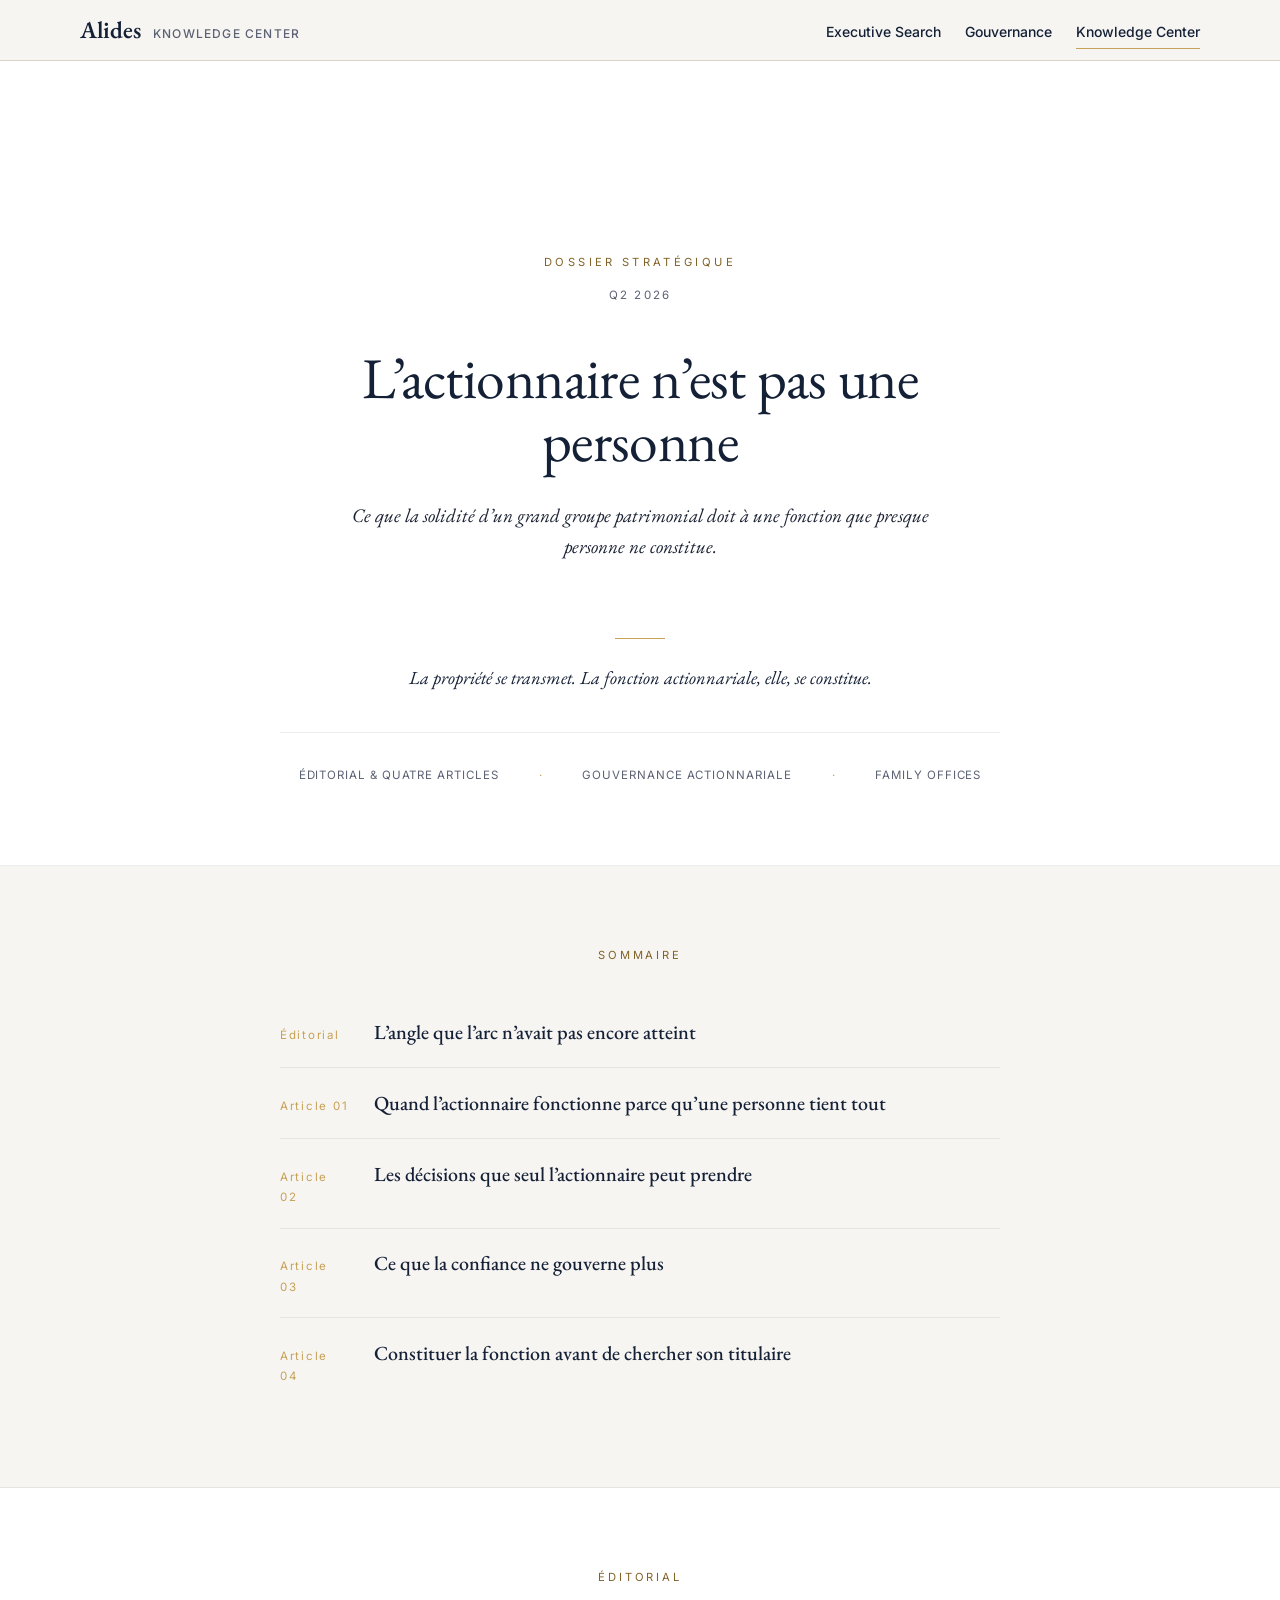
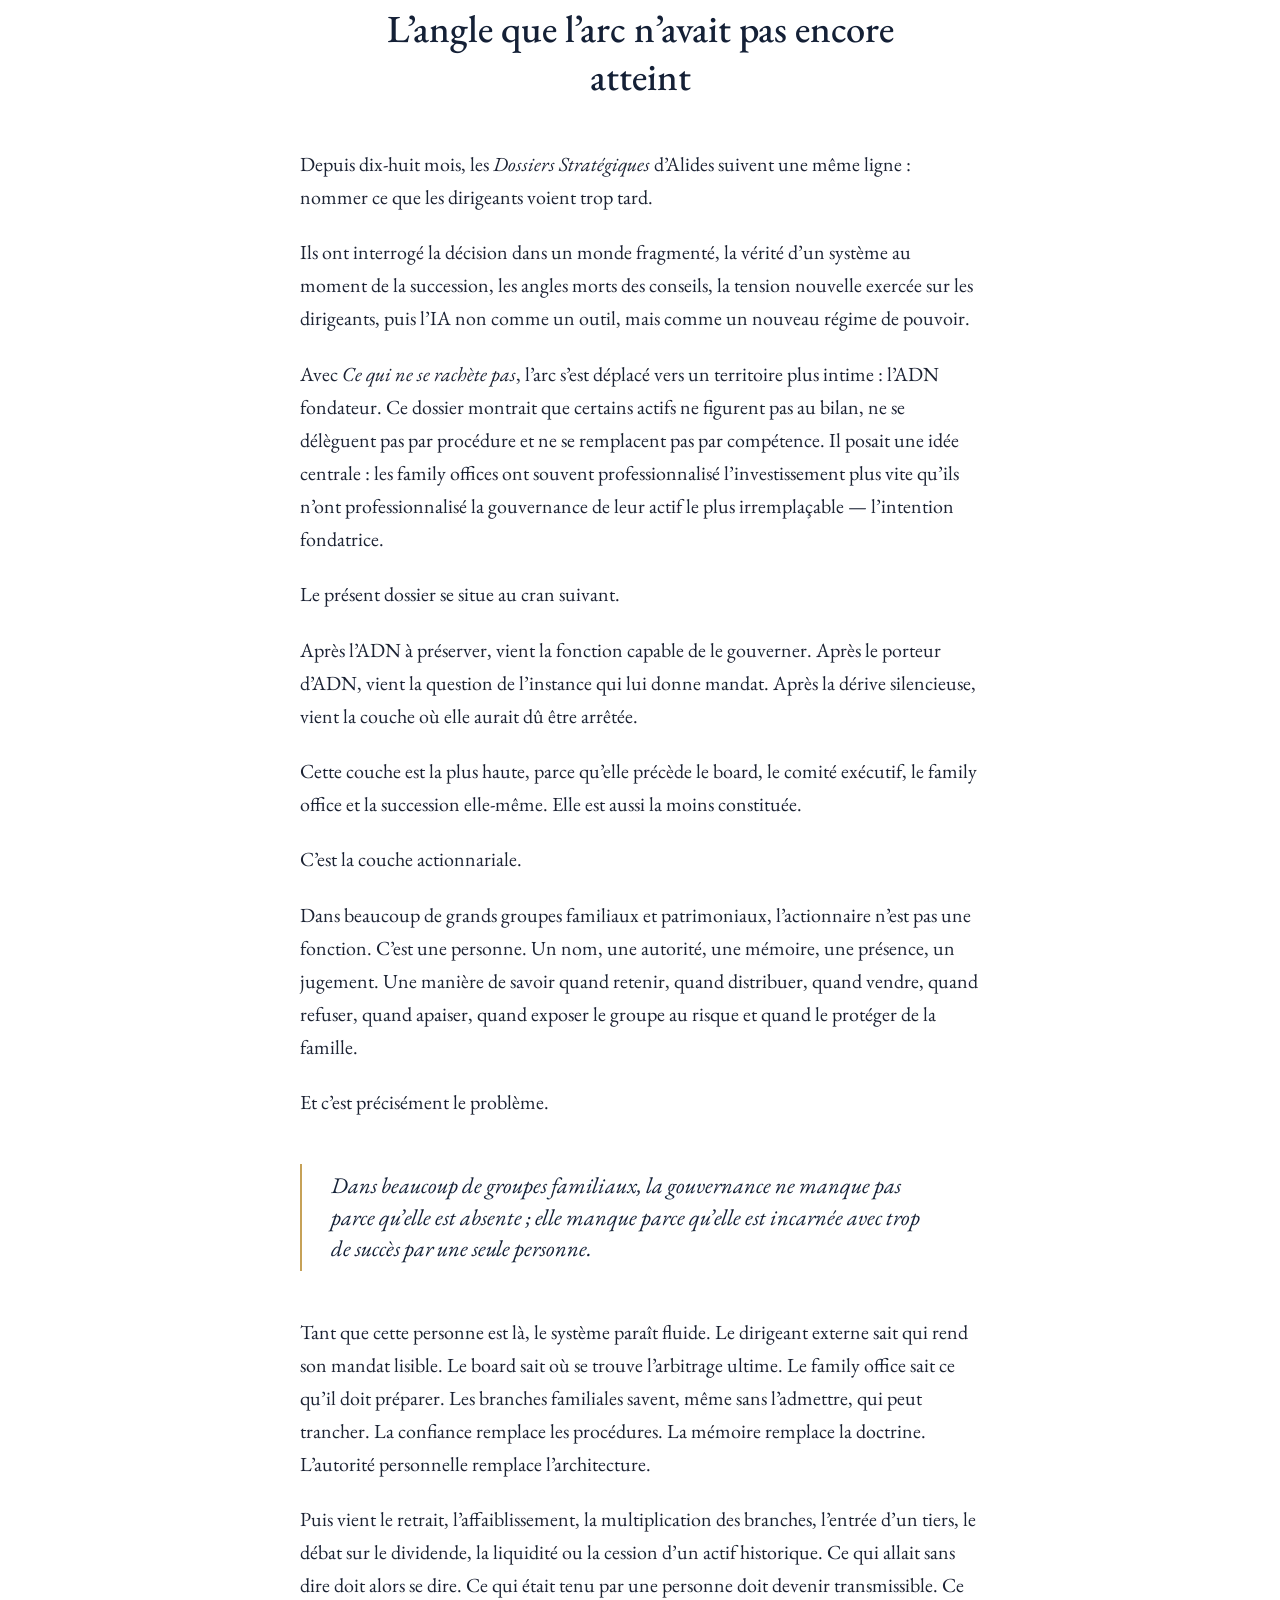
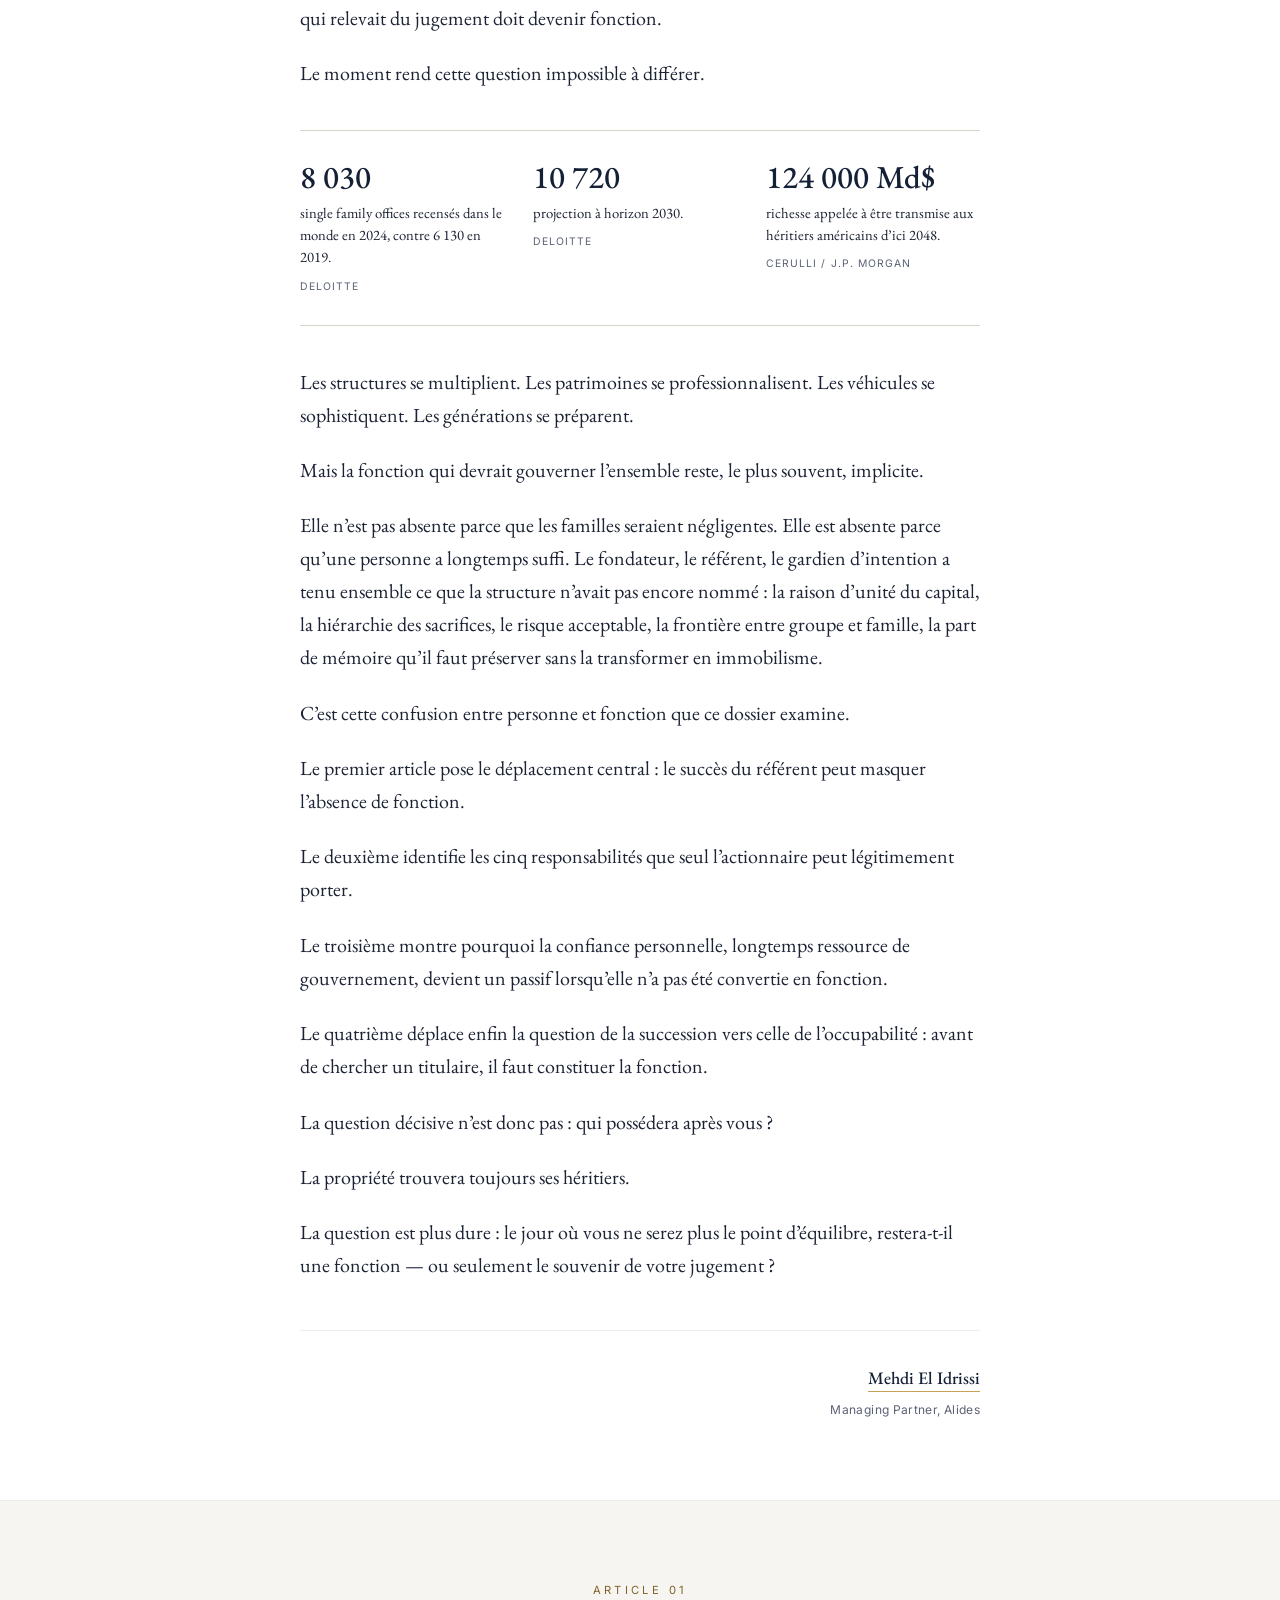
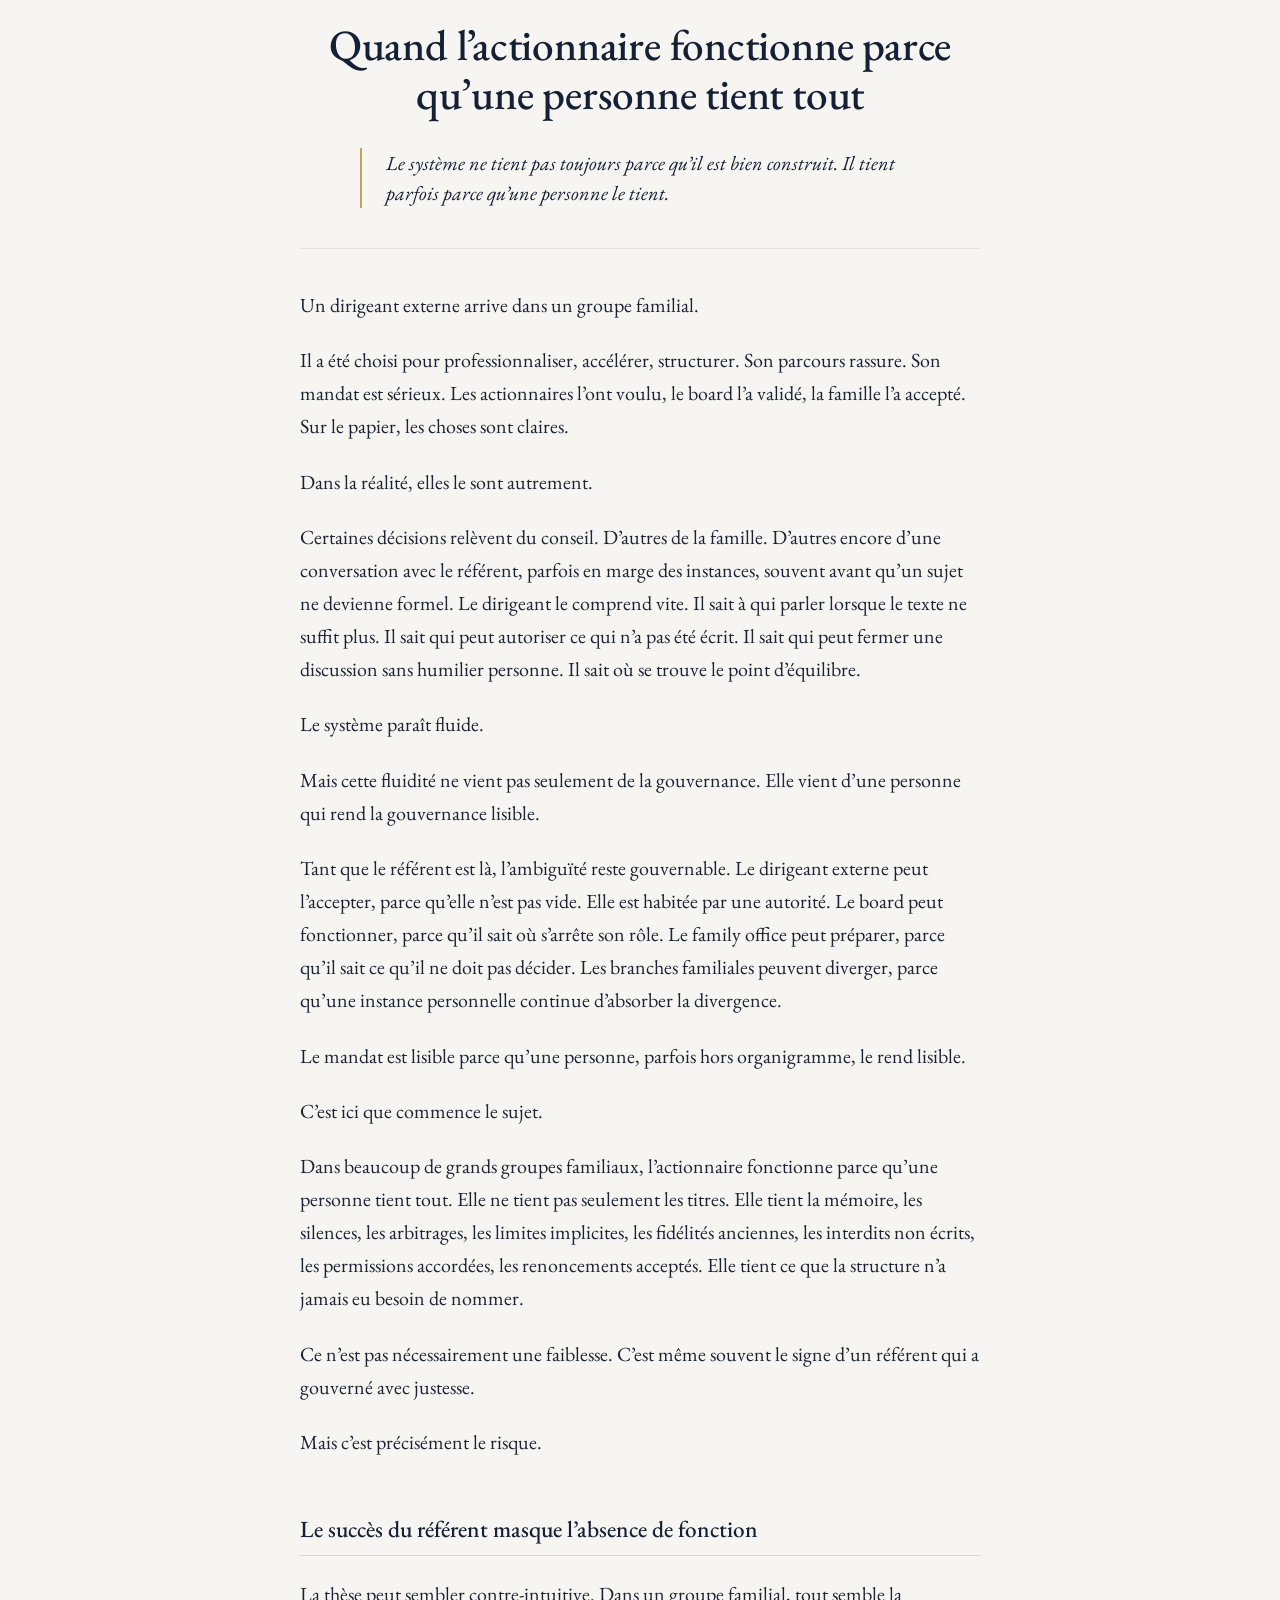
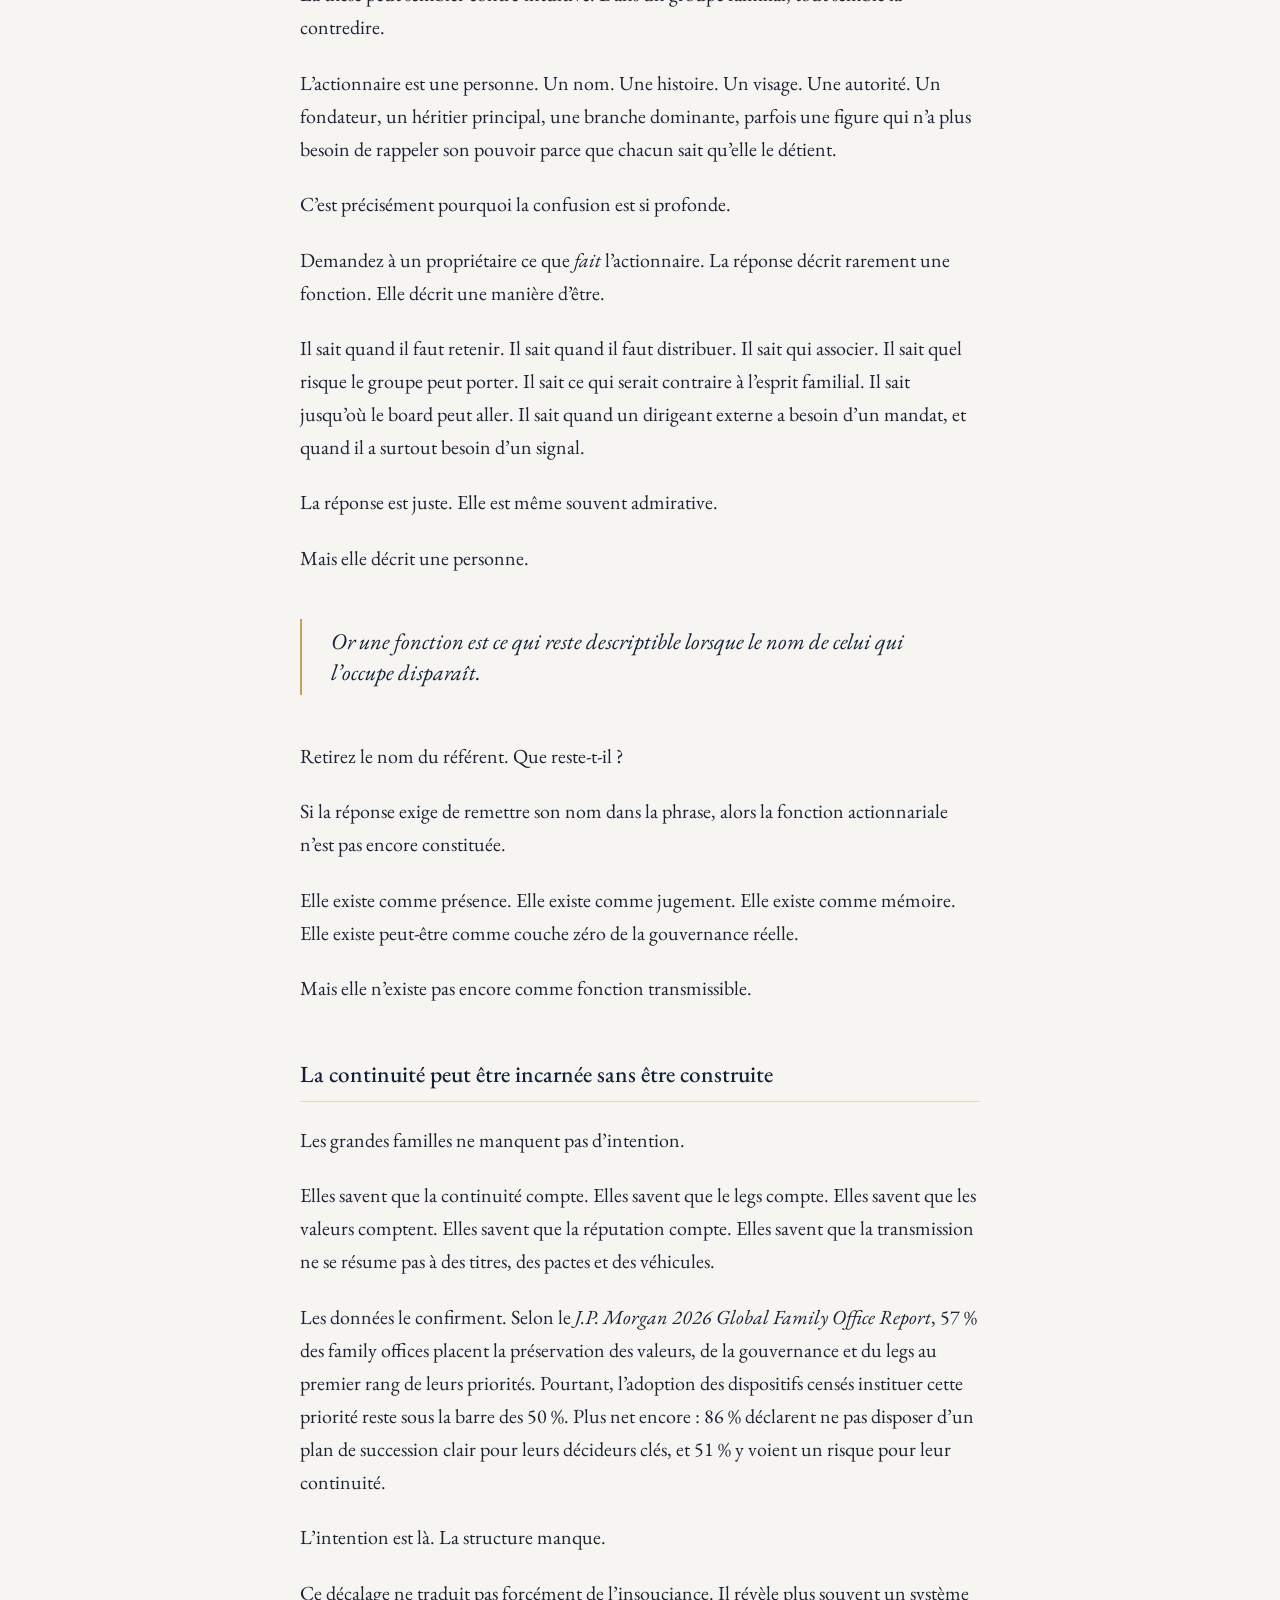
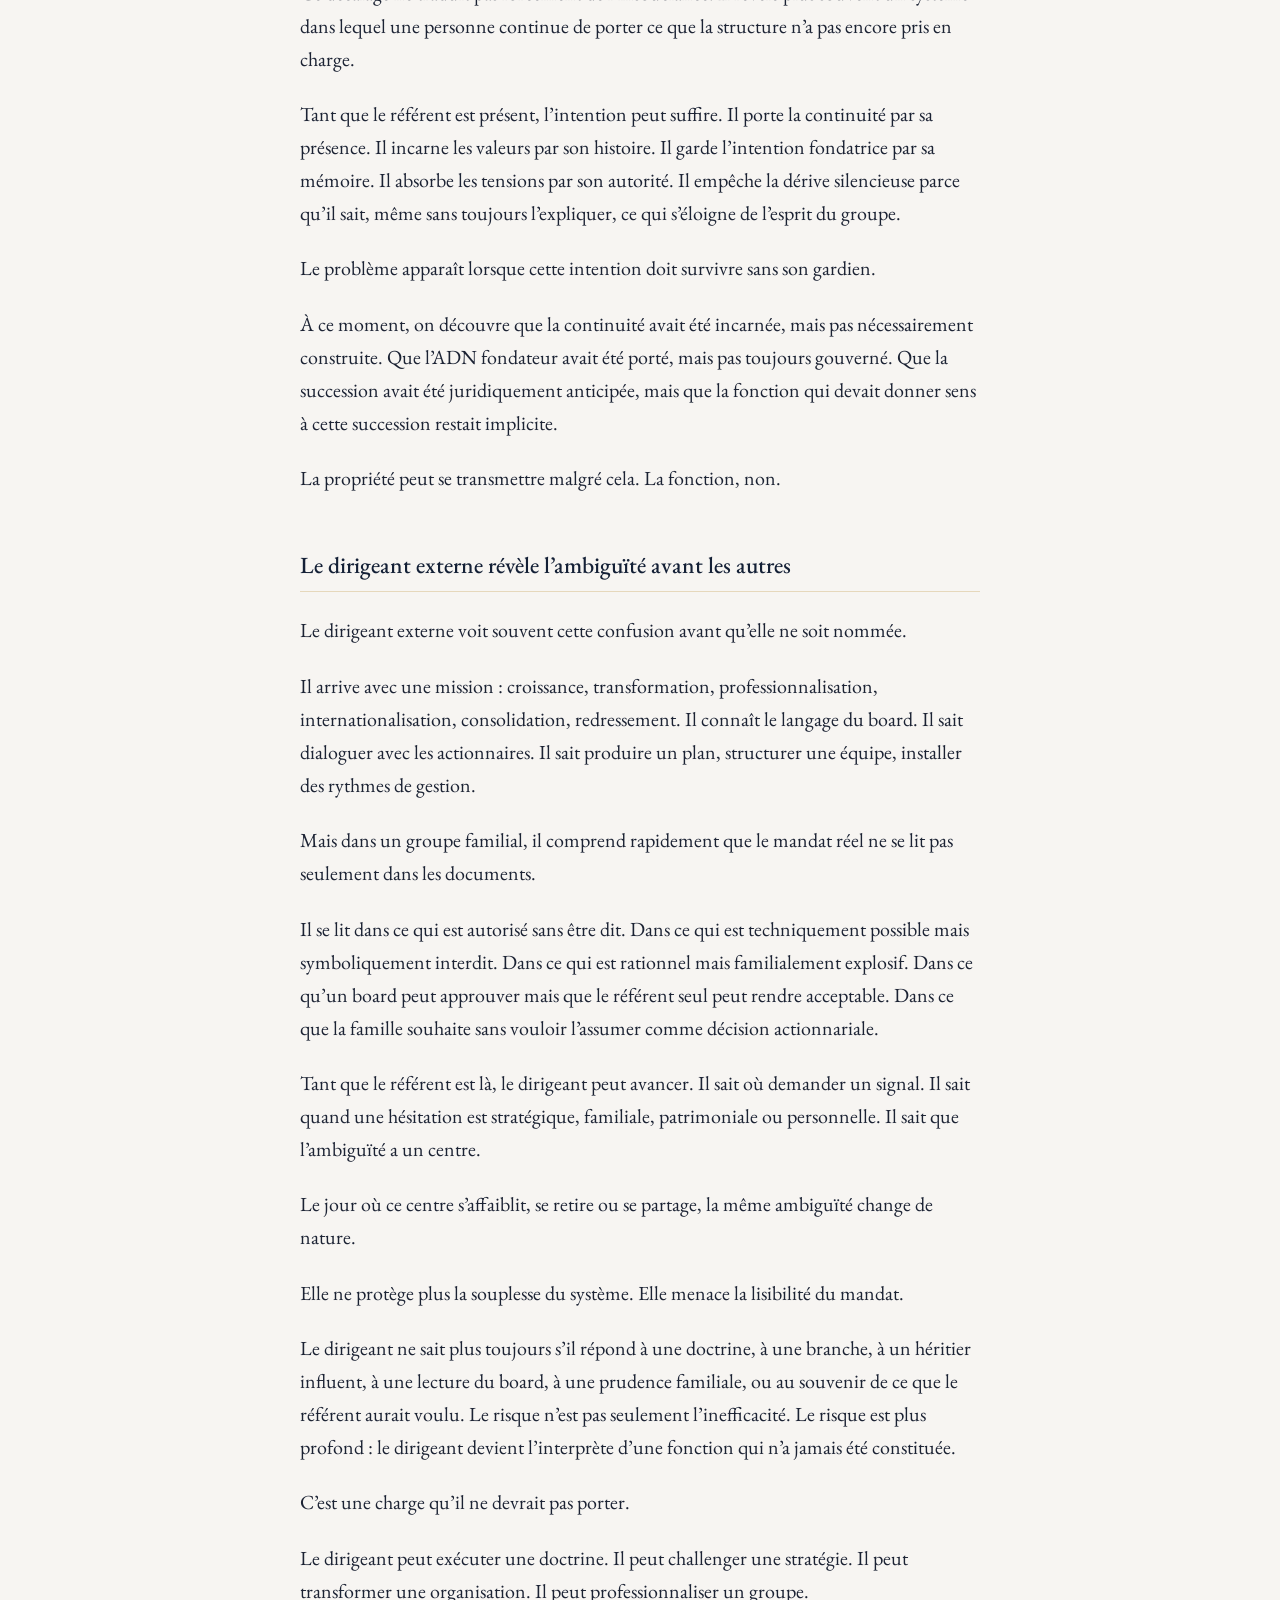
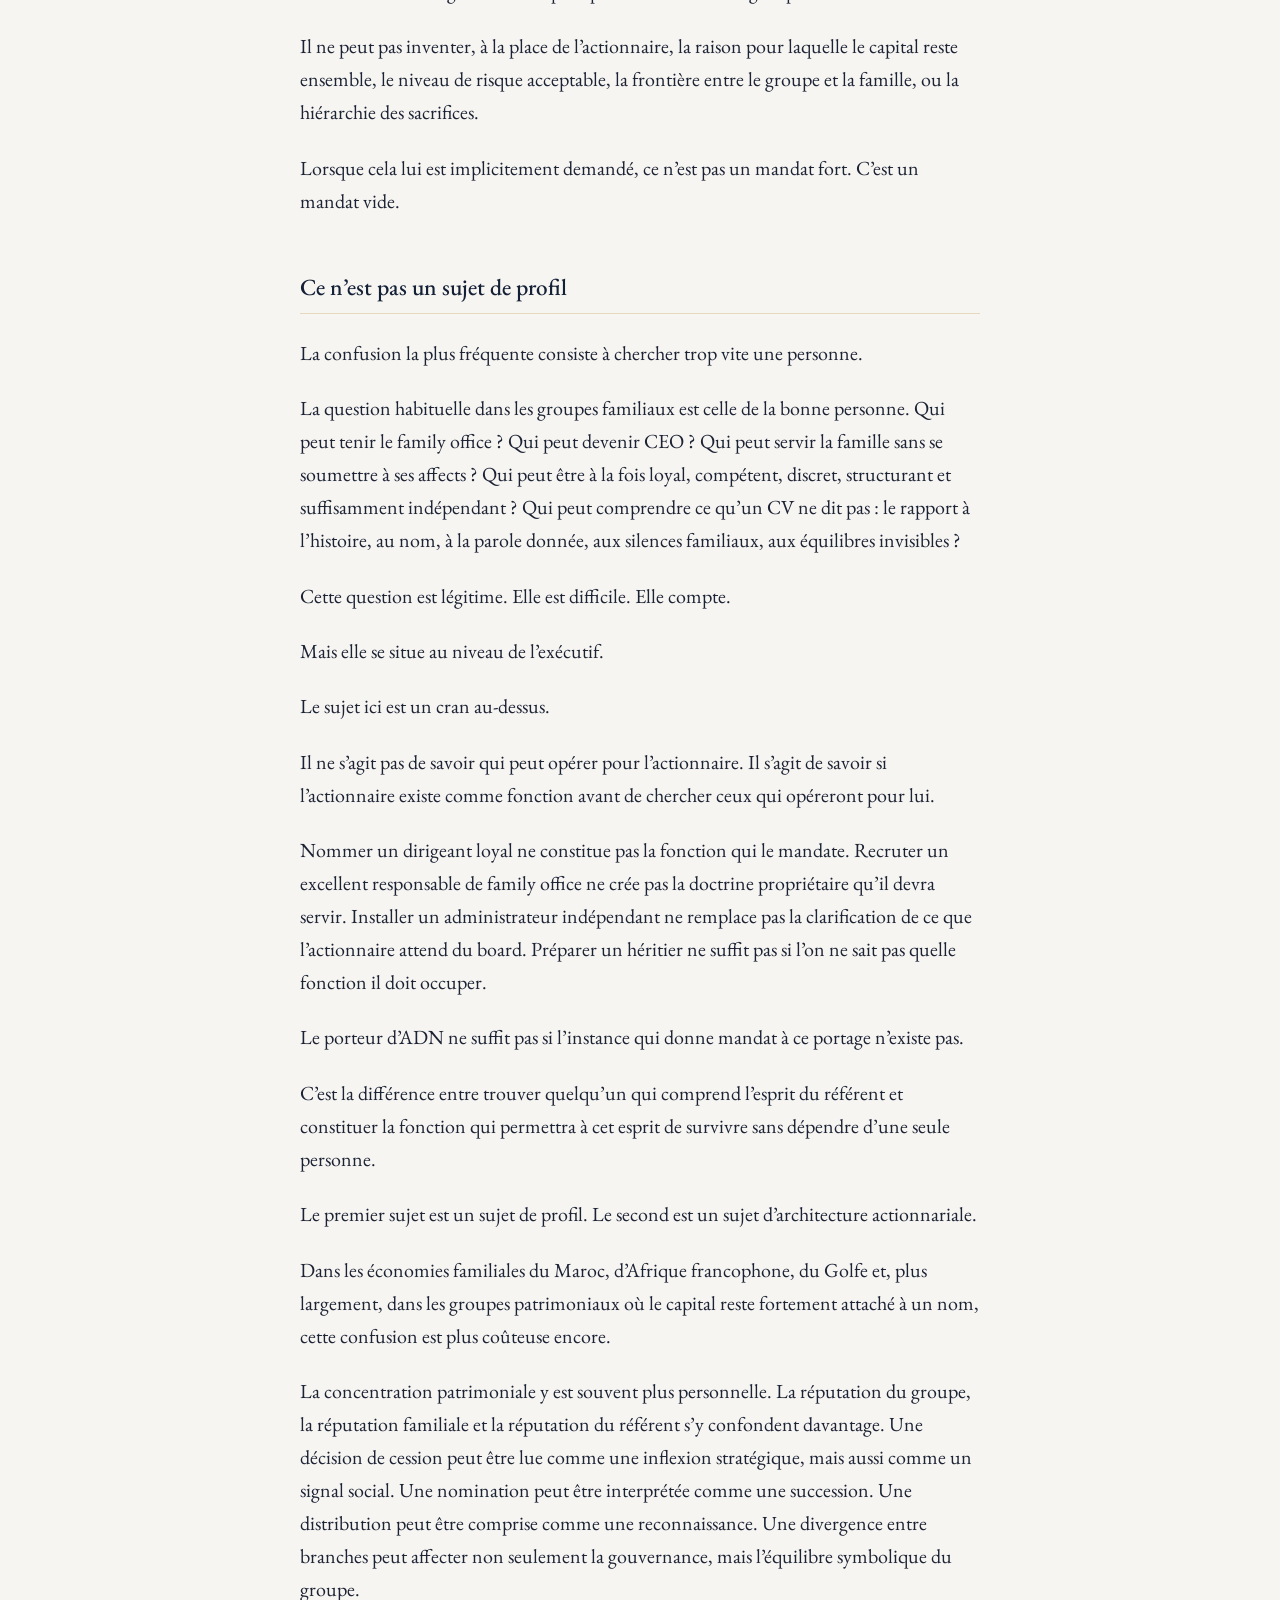
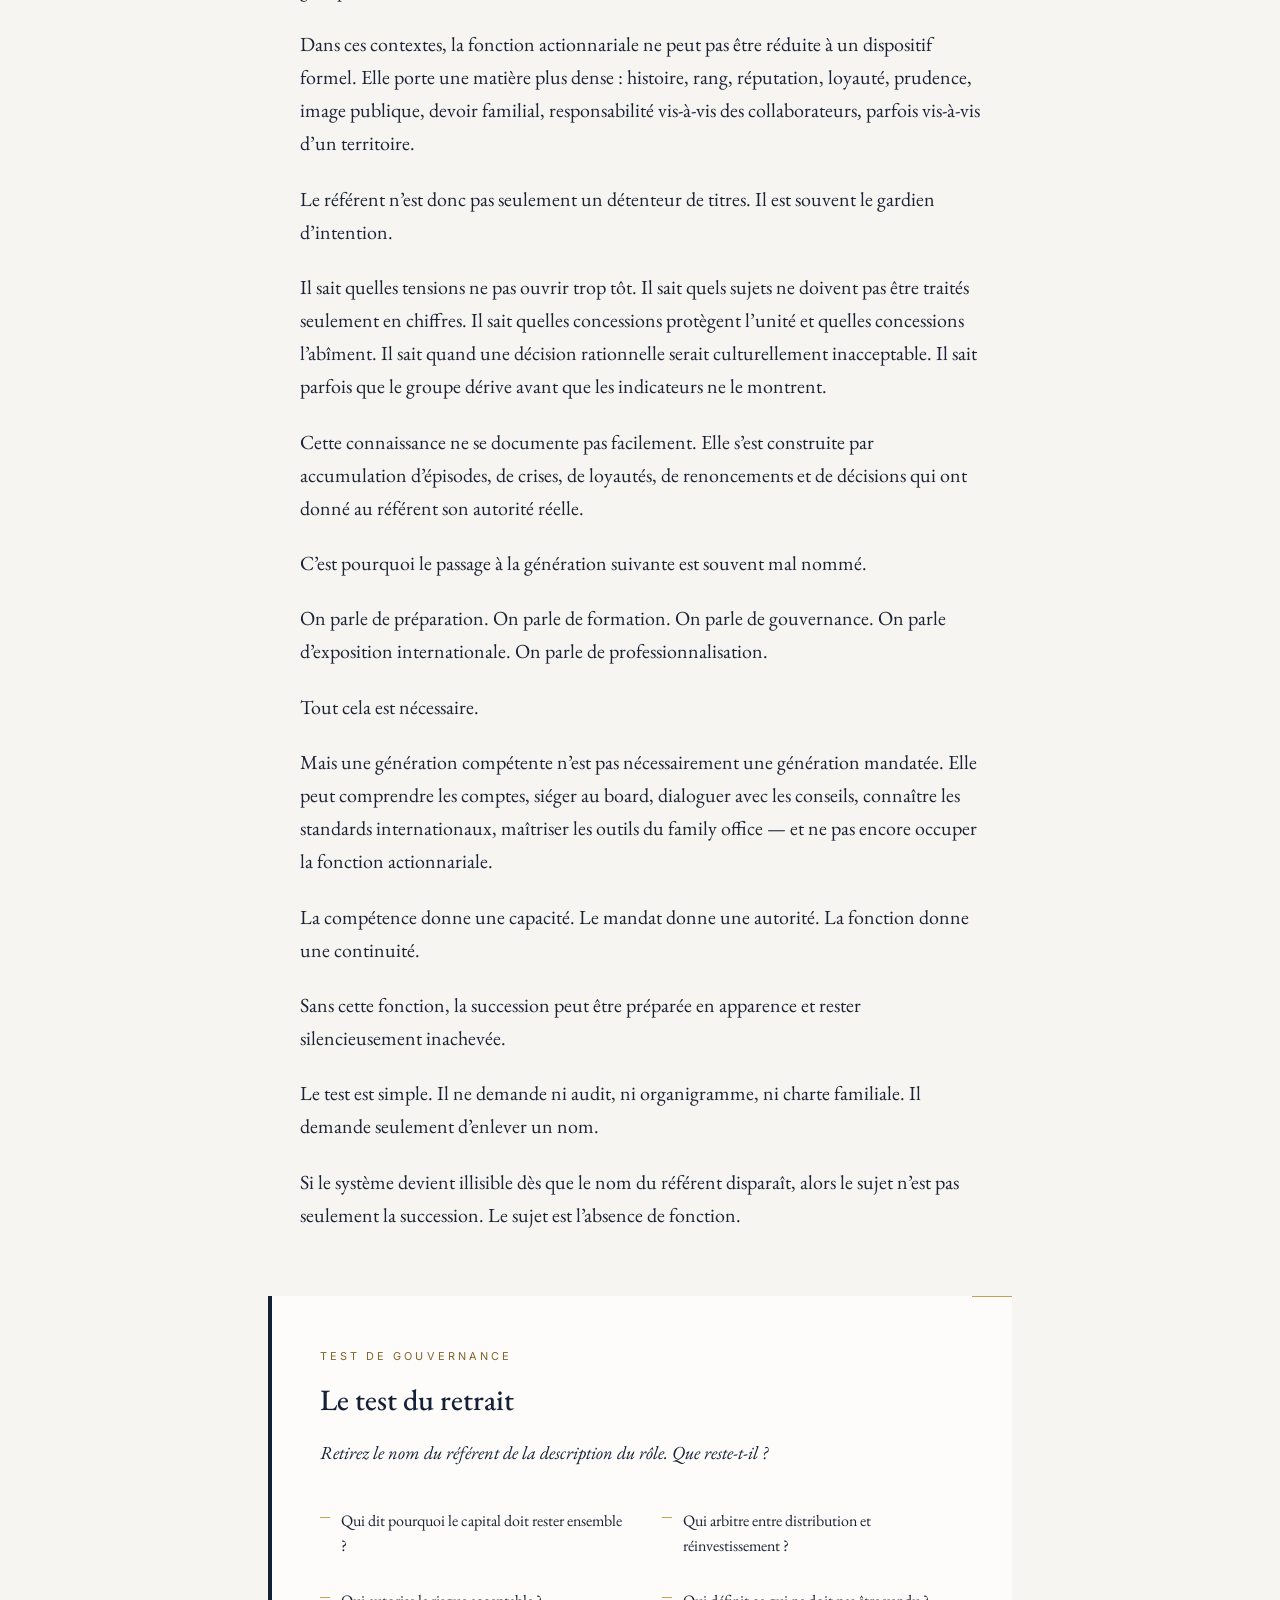
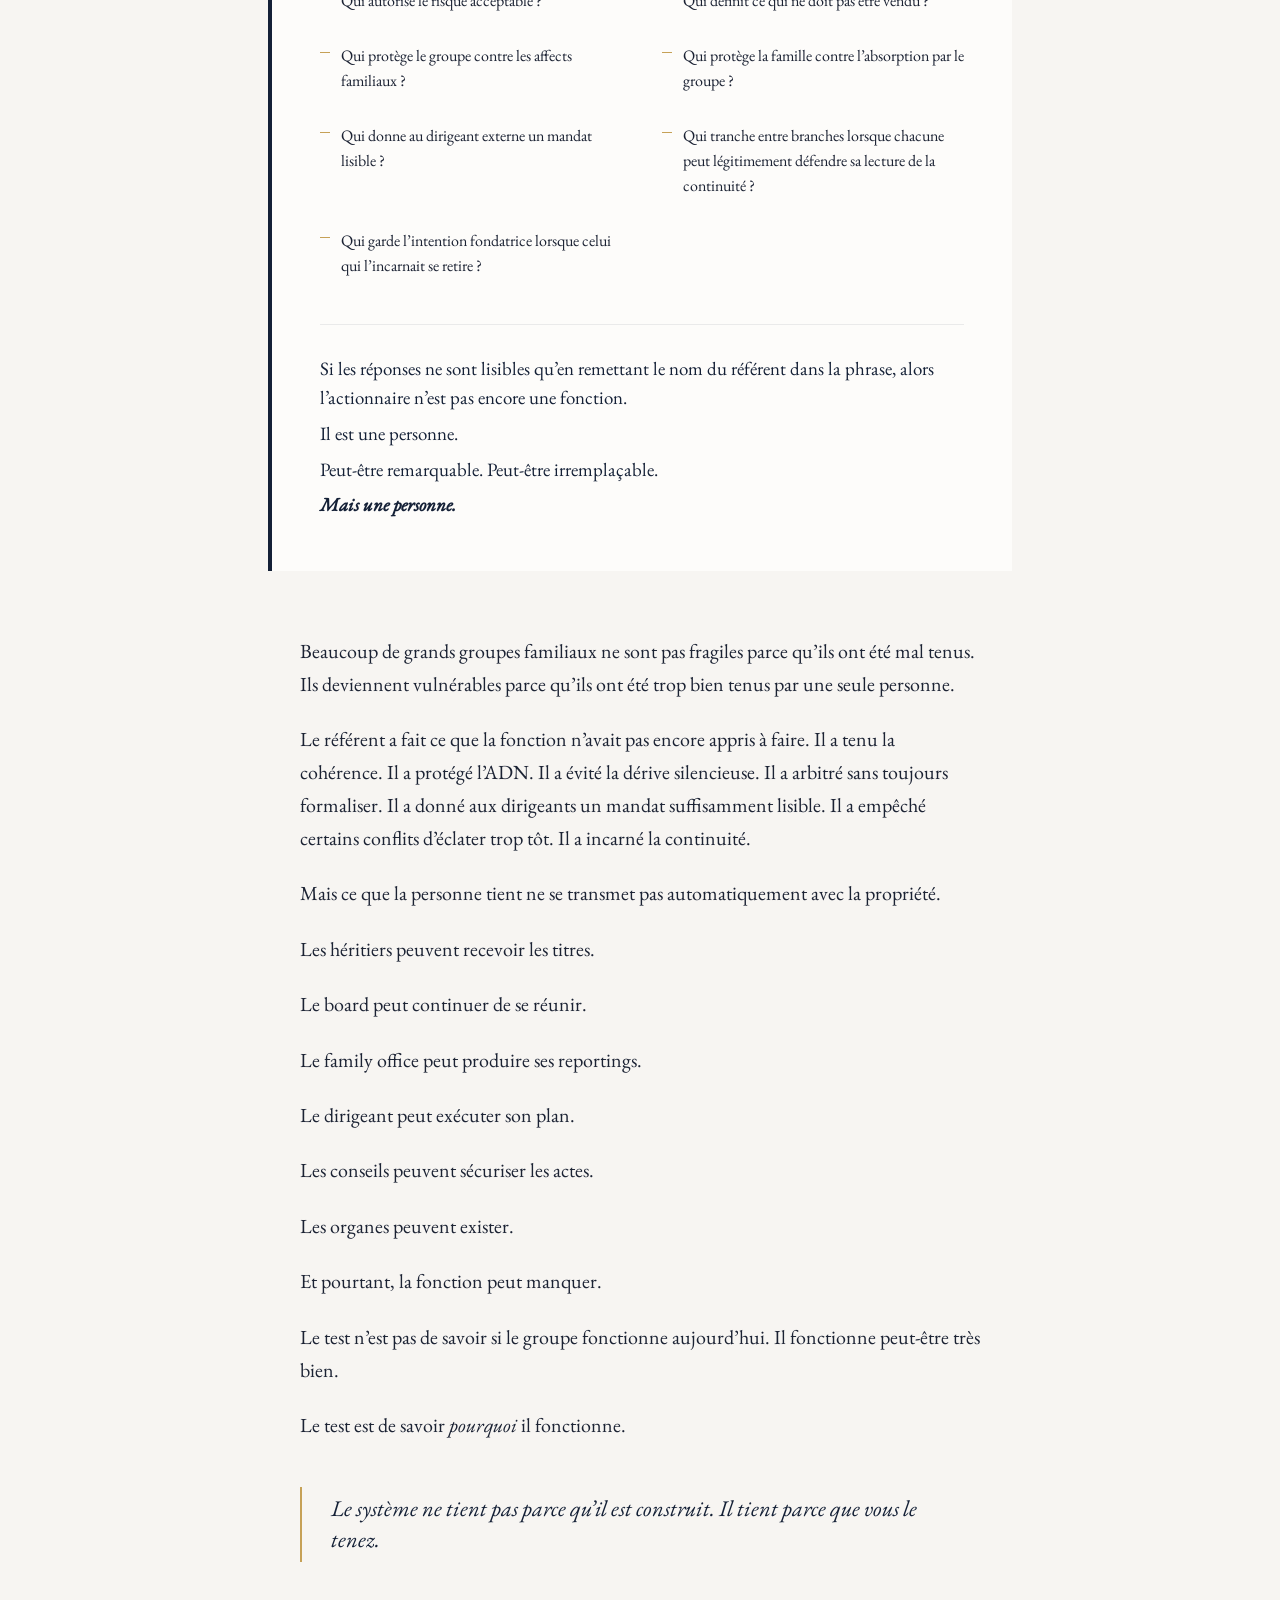
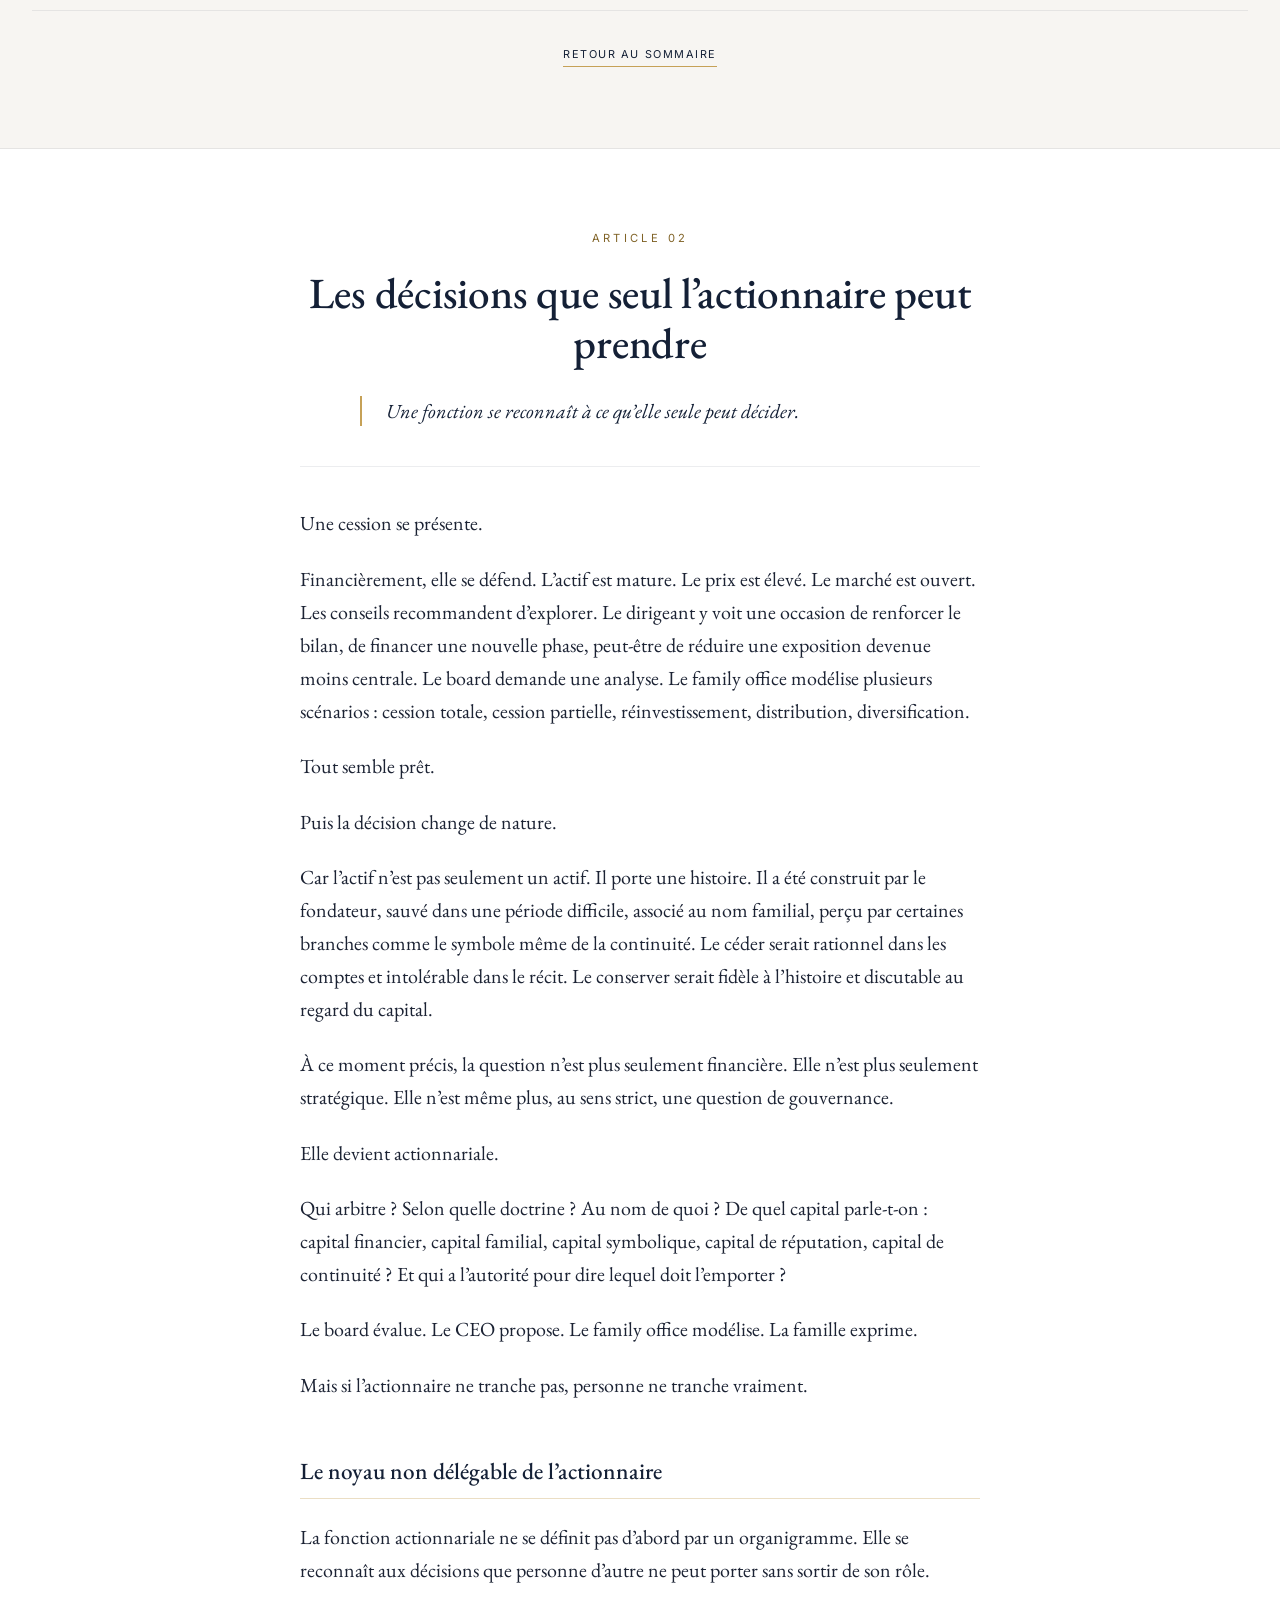
<file: dossier-q2-2026-complet.html>
<!DOCTYPE html>
<html lang="fr">
<head>
    <meta charset="UTF-8">
    <meta name="viewport" content="width=device-width, initial-scale=1.0">
    <title>L'actionnaire n'est pas une personne — Dossier Stratégique Q2 2026 | Alides</title>
    <link rel="icon" href="/favicon.ico">

    <meta name="description" content="Dossier stratégique Alides sur la fonction actionnariale dans les groupes familiaux et patrimoniaux : gouvernance, succession, family offices, continuité du capital et rôle des actionnaires de référence au Maroc, en Afrique, dans le Golfe et en Europe.">
    <link rel="canonical" href="https://revue.alides.org/dossier-q2-2026-complet.html">

    <!-- Open Graph -->
    <meta property="og:title" content="L'actionnaire n'est pas une personne — Dossier Stratégique Q2 2026 | Alides">
    <meta property="og:description" content="Ce que la solidité d'un grand groupe patrimonial doit à une fonction que presque personne ne constitue.">
        <meta property="og:image" content="https://revue.alides.org/og-ete-2026.png">
    <meta property="og:type" content="article">
    <meta property="og:url" content="https://revue.alides.org/dossier-q2-2026-complet.html">

    <meta property="og:site_name" content="Alides">
    <meta property="og:locale" content="fr_FR">
    <meta property="article:published_time" content="2026-05-20">
    <meta property="article:section" content="Knowledge Center">

    <!-- Twitter Card -->
    <meta name="twitter:card" content="summary_large_image">
    <meta name="twitter:title" content="L'actionnaire n'est pas une personne — Dossier Stratégique Q2 2026">
    <meta name="twitter:description" content="Ce que la solidité d'un grand groupe patrimonial doit à une fonction que presque personne ne constitue.">

    <!-- Schema.org Article -->
    <script type="application/ld+json">
    {
      "@context": "https://schema.org",
      "@type": "Article",
      "headline": "L'actionnaire n'est pas une personne",
      "alternativeHeadline": "Ce que la solidité d'un grand groupe patrimonial doit à une fonction que presque personne ne constitue",
      "description": "Dossier stratégique sur la fonction actionnariale dans les groupes familiaux et patrimoniaux : gouvernance, succession, family offices, continuité du capital.",
      "datePublished": "2026-05-20",
      "dateModified": "2026-05-20",
      "inLanguage": "fr-FR",
      "articleSection": "Knowledge Center",
      "author": {
        "@type": "Organization",
        "name": "Alides Executive Search & Leadership Advisory",
        "url": "https://www.alides.org"
      },
      "publisher": {
        "@type": "Organization",
        "name": "Alides",
        "url": "https://www.alides.org",
        "logo": {
          "@type": "ImageObject",
          "url": "https://www.alides.org/assets/alides-logo.png"
        }
      },
      "mainEntityOfPage": {
        "@type": "WebPage",
        "@id": "https://revue.alides.org/dossier-q2-2026-complet.html"
      },
      "isPartOf": {
        "@type": "PublicationIssue",
        "issueNumber": "Q2 2026",
        "isPartOf": {
          "@type": "Periodical",
          "name": "Les Dossiers Stratégiques",
          "publisher": "Alides"
        }
      }
    }
    </script>

<style>
        :root {
            --alides-midnight: #142036;
            --alides-midnight-light: #1a2a45;
            --alides-gold: #C6A157;
            --alides-gold-dark: #9E7E3A;
            --alides-ivory: #F7F5F2;
            --alides-warm-white: #FDFCFA;
            --alides-white: #ffffff;
            --alides-text: #3A3A3A;
            --alides-text-light: #666666;
            --alides-border: rgba(20, 32, 54, 0.08);
            --alides-stone: #D8D3C8;
            --font-title: 'EB Garamond', Georgia, serif;
            --font-body: 'EB Garamond', Georgia, serif;
            --font-ui: 'Inter', -apple-system, sans-serif;
            --max-width: 1100px;
            --max-width-narrow: 720px;
            --max-width-reading: 680px;
            --space-xs: 0.5rem;
            --space-sm: 1rem;
            --space-md: 2.5rem;
            --space-lg: 5rem;
            --space-xl: 7rem;
            --header-height: 56px;
        }
        * { margin: 0; padding: 0; box-sizing: border-box; }
        html { scroll-behavior: smooth; }
        body { min-height: 100vh; overflow-x: hidden; background: var(--alides-ivory); color: var(--alides-midnight); font-family: var(--font-body); font-size: 19px; line-height: 1.75; -webkit-font-smoothing: antialiased; }

        /* Ancres compensent le header fixe */
        section[id] { scroll-margin-top: 100px; }

        /* HEADER (affiné) */
        header { width: 100%; background: var(--alides-midnight); padding: 0.9rem 2rem; position: fixed; top: 0; z-index: 100; border-bottom: 1px solid rgba(198, 161, 87, 0.18); }
        header .inner { max-width: var(--max-width); margin: auto; display: flex; justify-content: space-between; align-items: center; }
        header .logo { color: var(--alides-white); font-family: 'EB Garamond', Garamond, Georgia, serif; font-size: 1.55rem; font-weight: 400; letter-spacing: 0; text-decoration: none; }
        header nav { display: flex; gap: 2.2rem; }
        header nav a { font-family: var(--font-ui); color: rgba(247, 245, 242, 0.7); text-decoration: none; font-size: 0.72rem; letter-spacing: 0.08em; text-transform: uppercase; transition: color 0.3s ease; }
        header nav a:hover, header nav a.active { color: var(--alides-white); }
        @media (max-width: 768px) {
            header nav { gap: 0; }
            header nav a:not(.active) { display: none; }
            header nav a.active { font-size: 0.7rem; padding: 0.4rem 0.8rem; background: rgba(198, 161, 87, 0.15); border-radius: 3px; }
        }

        /* BARRE DE PROGRESSION DE LECTURE */
        .reading-progress { position: fixed; top: var(--header-height); left: 0; height: 2px; background: var(--alides-gold); width: 0; z-index: 99; transition: width 0.08s linear; }
        @media (max-width: 768px) {
            :root { --header-height: 52px; }
        }

        /* HERO DOSSIER */
        .dossier-hero { background: var(--alides-white); padding: calc(var(--space-xl) + 80px) 2rem var(--space-lg); border-bottom: 1px solid var(--alides-border); }
        .dossier-hero-inner { max-width: var(--max-width-narrow); margin: auto; text-align: center; }
        .dossier-label { font-family: var(--font-ui); color: var(--alides-gold-dark); font-size: 0.7rem; letter-spacing: 0.3em; text-transform: uppercase; margin-bottom: 0.8rem; }
        .dossier-quarter { font-family: var(--font-ui); color: var(--alides-text-light); font-size: 0.72rem; letter-spacing: 0.18em; text-transform: uppercase; margin-bottom: 2.5rem; }
        .dossier-title { font-family: var(--font-title); font-size: clamp(2.4rem, 5vw, 3.6rem); font-weight: 400; color: var(--alides-midnight); margin-bottom: 1.8rem; line-height: 1.1; letter-spacing: -0.01em; }
        .dossier-subtitle { font-family: var(--font-body); font-size: 1.2rem; font-style: italic; color: var(--alides-text); line-height: 1.6; max-width: 580px; margin: 0 auto 2.5rem; font-weight: 400; }
        .dossier-doctrine { position: relative; max-width: 560px; margin: 0 auto 2.5rem; padding-top: 2.2rem; }
        .dossier-doctrine::before { content: ""; display: block; width: 50px; height: 1px; background: var(--alides-gold); margin: 0 auto 1.6rem; }
        .dossier-doctrine p { font-family: var(--font-title); font-size: 1.15rem; font-style: italic; color: var(--alides-midnight); line-height: 1.5; }
        .dossier-meta { display: flex; justify-content: center; gap: 2.5rem; padding-top: 2rem; border-top: 1px solid var(--alides-border); font-family: var(--font-ui); font-size: 0.72rem; color: var(--alides-text-light); letter-spacing: 0.08em; text-transform: uppercase; }
        .dossier-meta span { display: inline-flex; align-items: center; }
        .dossier-meta .sep { color: var(--alides-gold); }

        /* COUVERTURE VISUELLE */

        /* SOMMAIRE */
        .sommaire { background: var(--alides-ivory); padding: var(--space-lg) 2rem; border-bottom: 1px solid var(--alides-border); }
        .sommaire-inner { max-width: var(--max-width-narrow); margin: auto; }
        .sommaire-label { font-family: var(--font-ui); color: var(--alides-gold-dark); font-size: 0.7rem; letter-spacing: 0.25em; text-transform: uppercase; margin-bottom: 2rem; text-align: center; }
        .sommaire-list { list-style: none; }
        .sommaire-item { padding: 1.3rem 0; border-bottom: 1px solid var(--alides-border); display: flex; align-items: baseline; gap: 1.5rem; }
        .sommaire-item:last-child { border-bottom: none; }
        .sommaire-item a { text-decoration: none; color: var(--alides-midnight); display: flex; align-items: baseline; gap: 1.5rem; flex: 1; transition: color 0.3s ease; }
        .sommaire-item a:hover { color: var(--alides-gold-dark); }
        .sommaire-num { font-family: var(--font-ui); font-size: 0.72rem; color: var(--alides-gold); letter-spacing: 0.15em; flex-shrink: 0; width: 70px; padding-top: 0.3rem; }
        .sommaire-text { font-family: var(--font-title); font-size: 1.25rem; line-height: 1.4; font-weight: 500; }

        /* SECTIONS GÉNÉRIQUES */
        .section-content { background: var(--alides-white); padding: var(--space-lg) 2rem; border-bottom: 1px solid var(--alides-border); }
        .section-content.ivory { background: var(--alides-ivory); }
        .section-inner { max-width: var(--max-width-reading); margin: auto; }

        /* ÉDITO */
        .edito-label { font-family: var(--font-ui); color: var(--alides-gold-dark); font-size: 0.7rem; letter-spacing: 0.25em; text-transform: uppercase; margin-bottom: 1rem; text-align: center; }
        .edito-title { font-family: var(--font-title); font-size: clamp(1.8rem, 3.5vw, 2.4rem); font-weight: 500; color: var(--alides-midnight); margin-bottom: 3rem; line-height: 1.25; text-align: center; max-width: 560px; margin-left: auto; margin-right: auto; }
        .edito-signature { margin-top: 3rem; padding-top: 2rem; border-top: 1px solid var(--alides-border); text-align: right; }
        .edito-author { font-family: var(--font-title); font-size: 1.1rem; font-weight: 500; color: var(--alides-midnight); margin-bottom: 0.3rem; }
        .edito-author a { color: inherit; text-decoration: none; padding-bottom: 0.12rem; border-bottom: 1px solid var(--alides-gold); transition: color 0.3s ease, border-color 0.3s ease; }
        .edito-author a:hover { color: var(--alides-gold-dark); border-bottom-color: var(--alides-midnight); }
        .edito-role { font-family: var(--font-ui); font-size: 0.75rem; color: var(--alides-text-light); letter-spacing: 0.03em; }
        .prose { font-family: var(--font-body); font-size: 1.08rem; color: var(--alides-text); line-height: 1.85; }
        .prose p { margin-bottom: 1.4rem; }
        .prose p:last-child { margin-bottom: 0; }
        .prose em { font-style: italic; }
        .prose strong { font-weight: 600; color: var(--alides-midnight); }

        /* ARTICLE */
        .article { background: var(--alides-white); padding: var(--space-lg) 2rem; border-bottom: 1px solid var(--alides-border); }
        .article.ivory { background: var(--alides-ivory); }
        .article-inner { max-width: var(--max-width-reading); margin: auto; }
        .article-opening { text-align: center; margin-bottom: var(--space-md); padding-bottom: var(--space-md); border-bottom: 1px solid var(--alides-border); }
        .article-num { font-family: var(--font-ui); color: var(--alides-gold-dark); font-size: 0.7rem; letter-spacing: 0.3em; text-transform: uppercase; margin-bottom: 1.2rem; }
        .article-title { font-family: var(--font-title); font-size: clamp(2rem, 4vw, 2.7rem); font-weight: 500; color: var(--alides-midnight); line-height: 1.15; margin-bottom: 1.8rem; letter-spacing: -0.005em; }
        .article-exergue { font-family: var(--font-title); font-size: 1.25rem; font-style: italic; color: var(--alides-midnight); line-height: 1.5; max-width: 560px; margin: 0 auto; padding: 0 1.5rem; border-left: 2px solid var(--alides-gold); text-align: left; }

        /* INTERTITRES ÉDITORIAUX */
        h3.intertitre { font-family: var(--font-title); font-size: 1.45rem; font-weight: 500; color: var(--alides-midnight); letter-spacing: 0; text-transform: none; margin: 3.4rem 0 1.4rem; padding-bottom: 0.7rem; border-bottom: 1px solid rgba(198, 161, 87, 0.35); line-height: 1.3; }
        h4.subtitre { font-family: var(--font-title); font-size: 1.35rem; font-weight: 500; color: var(--alides-midnight); margin: 2.8rem 0 1.2rem; line-height: 1.3; font-style: italic; padding-left: 1.2rem; border-left: 2px solid var(--alides-stone); }

        /* PULL QUOTE / PHRASE DE DOCTRINE */
        .doctrine { margin: 2.8rem 0; padding: 0.4rem 0 0.4rem 1.8rem; border-left: 2px solid var(--alides-gold); max-width: 92%; }
        .doctrine p { font-family: var(--font-title); font-size: 1.4rem; font-weight: 500; color: var(--alides-midnight); line-height: 1.4; font-style: italic; margin: 0; }

        /* ENCADRÉ */
        .encadre { background: var(--alides-ivory); border-left: 3px solid var(--alides-midnight); padding: 2.5rem 2.2rem; margin: 3rem 0; }
        .article.ivory .encadre { background: var(--alides-warm-white); }
        .encadre-label { font-family: var(--font-ui); color: var(--alides-gold-dark); font-size: 0.68rem; letter-spacing: 0.25em; text-transform: uppercase; margin-bottom: 0.8rem; }
        .encadre-title { font-family: var(--font-title); font-size: 1.5rem; font-weight: 500; color: var(--alides-midnight); margin-bottom: 1.5rem; line-height: 1.25; }
        .encadre-intro { font-family: var(--font-body); font-size: 1rem; color: var(--alides-midnight); line-height: 1.7; margin-bottom: 1.2rem; font-style: italic; }
        .encadre-body { font-family: var(--font-body); font-size: 1rem; color: var(--alides-text); line-height: 1.75; }
        .encadre-body p { margin-bottom: 0.9rem; }
        .encadre-body p:last-child { margin-bottom: 0; }
        .encadre-list { list-style: none; margin: 1.2rem 0; padding: 0; }
        .encadre-list li { font-family: var(--font-body); font-size: 1rem; color: var(--alides-text); padding: 0.5rem 0 0.5rem 1.2rem; position: relative; line-height: 1.55; }
        .encadre-list li:before { content: ""; position: absolute; left: 0; top: 1.1rem; width: 8px; height: 1px; background: var(--alides-gold); }
        .encadre-chute { margin-top: 2rem; padding-top: 1.5rem; border-top: 1px solid var(--alides-border); font-family: var(--font-title); font-size: 1.1rem; color: var(--alides-midnight); line-height: 1.55; }
        .encadre-chute p { margin-bottom: 0.3rem; }
        .encadre-chute .last { font-weight: 600; }

        /* DIAGNOSTIC BOX — encadré premium pour outils de gouvernance */
        .diagnostic-box { background: var(--alides-warm-white); border-left: 4px solid var(--alides-midnight); padding: 3rem 2.8rem; margin: 4rem -1rem; position: relative; }
        @media (min-width: 800px) { .diagnostic-box { margin: 4rem -2rem; padding: 3.2rem 3rem; } }
        .diagnostic-box::after { content: ""; position: absolute; top: 0; right: 0; width: 40px; height: 1px; background: var(--alides-gold); }
        .box-label { font-family: var(--font-ui); color: var(--alides-gold-dark); font-size: 0.68rem; letter-spacing: 0.28em; text-transform: uppercase; margin-bottom: 1rem; }
        .diagnostic-box h3 { font-family: var(--font-title); font-size: 1.85rem; font-weight: 500; color: var(--alides-midnight); margin: 0 0 1.3rem; line-height: 1.2; border: none; padding: 0; }
        .box-intro { font-family: var(--font-title); font-size: 1.15rem; font-style: italic; color: var(--alides-midnight); line-height: 1.55; margin-bottom: 2.2rem; max-width: 600px; }
        .question-grid { display: grid; grid-template-columns: 1fr 1fr; gap: 1rem 2.5rem; margin-bottom: 0; }
        .question-grid p { font-family: var(--font-body); font-size: 1rem; color: var(--alides-text); line-height: 1.55; position: relative; padding: 0.45rem 0 0.45rem 1.3rem; margin: 0; }
        .question-grid p::before { content: ""; position: absolute; left: 0; top: 0.95rem; width: 10px; height: 1px; background: var(--alides-gold); }
        .box-conclusion { margin-top: 2.4rem; padding-top: 1.8rem; border-top: 1px solid var(--alides-border); font-family: var(--font-title); font-size: 1.18rem; color: var(--alides-midnight); line-height: 1.55; }
        .box-conclusion p { margin-bottom: 0.4rem; }
        .box-conclusion p:last-child { margin-bottom: 0; }
        .box-conclusion .emphasis { font-weight: 600; font-style: italic; }
        @media (max-width: 700px) {
            .diagnostic-box { padding: 2.2rem 1.8rem; margin: 3rem -0.5rem; }
            .diagnostic-box h3 { font-size: 1.5rem; }
            .box-intro { font-size: 1.05rem; }
            .question-grid { grid-template-columns: 1fr; gap: 0.3rem; }
            .box-conclusion { font-size: 1.05rem; }
        }

        /* SOURCES */
        .sources { background: var(--alides-ivory); padding: var(--space-md) 2rem; border-bottom: 1px solid var(--alides-border); }
        .sources-inner { max-width: var(--max-width-reading); margin: auto; }
        .sources-label { font-family: var(--font-ui); color: var(--alides-gold-dark); font-size: 0.7rem; letter-spacing: 0.25em; text-transform: uppercase; margin-bottom: 1.5rem; }
        .sources-list { list-style: none; padding: 0; margin: 0; }
        .sources-list li { font-family: var(--font-body); font-size: 0.92rem; color: var(--alides-text); line-height: 1.65; padding: 0.7rem 0 0.7rem 1.4rem; border-top: 1px solid var(--alides-border); position: relative; }
        .sources-list li:first-child { border-top: 1px solid var(--alides-stone); }
        .sources-list li::before { content: ""; position: absolute; left: 0; top: 1.3rem; width: 10px; height: 1px; background: var(--alides-gold); }
        .sources-list li em { font-style: italic; }
        .sources-note { font-family: var(--font-body); font-size: 0.85rem; font-style: italic; color: var(--alides-text-light); line-height: 1.6; margin-top: 1.5rem; padding-top: 1rem; border-top: 1px solid var(--alides-border); }

        /* MATRICE */
        .matrix-wrap { margin: 3rem -1rem; overflow-x: auto; -webkit-overflow-scrolling: touch; touch-action: pan-x pan-y; }
        @media (min-width: 800px) { .matrix-wrap { margin: 3rem -3rem; overflow-x: visible; } }
        .matrix-intro { font-family: var(--font-body); font-size: 1rem; color: var(--alides-text); line-height: 1.7; font-style: italic; text-align: center; margin-bottom: 1.8rem; padding: 0 2rem; }
        .matrix { width: 100%; border-collapse: collapse; background: var(--alides-white); font-family: var(--font-ui); min-width: 760px; }
        .matrix thead { background: var(--alides-midnight); }
        .matrix thead th { padding: 1.1rem 0.9rem; font-size: 0.7rem; font-weight: 500; color: var(--alides-white); letter-spacing: 0.08em; text-transform: uppercase; text-align: left; }
        .matrix thead th:first-child { padding-left: 1.5rem; }
        .matrix thead th.col-actionnaire { color: var(--alides-gold); }
        .matrix tbody td { padding: 1rem 0.9rem; font-size: 0.82rem; color: var(--alides-text); border-top: 1px solid var(--alides-stone); line-height: 1.4; vertical-align: top; }
        .matrix tbody td:first-child { padding-left: 1.5rem; font-family: var(--font-title); font-size: 1rem; font-weight: 500; color: var(--alides-midnight); }
        .matrix tbody td.col-actionnaire { background: var(--alides-ivory); font-weight: 500; color: var(--alides-midnight); }
        .matrix tbody tr:hover td { background: rgba(20, 32, 54, 0.015); }
        .matrix tbody tr:hover td.col-actionnaire { background: var(--alides-ivory); }
        .matrix-question { margin-top: 2.5rem; padding: 2rem 2rem 0; text-align: center; }
        .matrix-question p { font-family: var(--font-title); font-size: 1.35rem; font-weight: 500; color: var(--alides-midnight); line-height: 1.4; font-style: italic; max-width: 540px; margin: 0 auto; }
        @media (max-width: 700px) {
            .matrix { font-size: 0.78rem; }
            .matrix thead th, .matrix tbody td { padding: 0.7rem 0.5rem; }
            .matrix thead th:first-child, .matrix tbody td:first-child { padding-left: 0.8rem; }
            .matrix tbody td:first-child { font-size: 0.88rem; }
        }

        /* CARTOUCHE STAT */
        .stat-row { display: grid; grid-template-columns: repeat(auto-fit, minmax(160px, 1fr)); gap: 1.2rem; margin: 2.5rem 0; padding: 1.8rem 0; border-top: 1px solid var(--alides-stone); border-bottom: 1px solid var(--alides-stone); }
        .stat { text-align: left; }
        .stat-num { font-family: var(--font-title); font-size: 2rem; font-weight: 500; color: var(--alides-midnight); line-height: 1.1; margin-bottom: 0.4rem; }
        .stat-desc { font-family: var(--font-body); font-size: 0.92rem; color: var(--alides-text); line-height: 1.5; margin-bottom: 0.6rem; }
        .stat-source { font-family: var(--font-ui); font-size: 0.65rem; color: var(--alides-text-light); letter-spacing: 0.1em; text-transform: uppercase; }

        /* CHUTE FINALE */
        .chute-finale { background: var(--alides-midnight); padding: var(--space-lg) 2rem; text-align: center; }
        .chute-finale-inner { max-width: var(--max-width-narrow); margin: auto; }
        .chute-finale-label { font-family: var(--font-ui); color: var(--alides-gold); font-size: 0.7rem; letter-spacing: 0.3em; text-transform: uppercase; margin-bottom: 2rem; }
        .chute-finale-text { font-family: var(--font-title); font-size: clamp(1.6rem, 3vw, 2.2rem); font-weight: 400; color: var(--alides-white); line-height: 1.35; font-style: italic; max-width: 640px; margin: 0 auto; }

        /* SIGNATURE / NAVIGATION FIN */
        .ending { background: var(--alides-ivory); padding: var(--space-md) 2rem; text-align: center; border-bottom: 1px solid var(--alides-border); }
        .ending-inner { max-width: var(--max-width-narrow); margin: auto; }
        .ending-signature { font-family: var(--font-title); font-size: 1.05rem; color: var(--alides-midnight); margin-bottom: 0.4rem; font-weight: 500; }
        .ending-meta { font-family: var(--font-ui); font-size: 0.72rem; color: var(--alides-text-light); letter-spacing: 0.08em; margin-bottom: 2.5rem; }
        .ending-back { font-family: var(--font-ui); font-size: 0.72rem; color: var(--alides-midnight); text-decoration: none; letter-spacing: 0.12em; text-transform: uppercase; padding-bottom: 0.3rem; border-bottom: 1px solid var(--alides-gold); transition: color 0.3s ease, border-color 0.3s ease; }
        .ending-back:hover { color: var(--alides-gold-dark); border-bottom-color: var(--alides-midnight); }

        /* NAVIGATION DE LECTURE */
        .back-to-summary {
            margin: 3rem 0 0;
            padding-top: 1.5rem;
            border-top: 1px solid var(--alides-border);
            text-align: center;
        }
        .back-to-summary a {
            font-family: var(--font-ui);
            font-size: 0.68rem;
            color: var(--alides-midnight);
            text-decoration: none;
            letter-spacing: 0.14em;
            text-transform: uppercase;
            padding-bottom: 0.3rem;
            border-bottom: 1px solid var(--alides-gold);
            transition: color 0.25s ease, border-color 0.25s ease;
        }
        .back-to-summary a:hover {
            color: var(--alides-gold-dark);
            border-bottom-color: var(--alides-midnight);
        }
        .matrix-scroll-hint {
            display: none;
            font-family: var(--font-ui);
            font-size: 0.66rem;
            color: var(--alides-text-light);
            letter-spacing: 0.08em;
            text-transform: uppercase;
            text-align: center;
            margin: 0.8rem 0 1rem;
        }
        @media (max-width: 700px) {
            .matrix-scroll-hint { display: block; }
        }

        /* FOOTER */
        footer { background: var(--alides-midnight); padding: 2.5rem 2rem; border-top: 1px solid rgba(255,255,255,0.1); }
        footer .inner { max-width: var(--max-width); margin: auto; display: flex; justify-content: space-between; align-items: center; }
        footer .footer-logo { font-family: 'EB Garamond', Garamond, Georgia, serif; font-size: 1.4rem; font-weight: 400; color: var(--alides-white); letter-spacing: 0; }
        footer .footer-links { display: flex; gap: 2rem; }
        footer .footer-links a { color: rgba(247, 245, 242, 0.6); text-decoration: none; font-family: var(--font-ui); font-size: 0.72rem; letter-spacing: 0.05em; transition: color 0.3s ease; }
        footer .footer-links a:hover { color: var(--alides-white); }
        footer .footer-copy { font-family: var(--font-ui); font-size: 0.7rem; color: rgba(247, 245, 242, 0.4); }

        /* MOBILE */
        @media (max-width: 768px) {
            footer .inner { flex-direction: column; gap: 1.5rem; text-align: center; }
            footer .footer-links { flex-wrap: wrap; justify-content: center; }
            .dossier-hero { padding: calc(var(--space-lg) + 60px) 1.25rem var(--space-md); }
            .dossier-title { font-size: 2rem; }
            .dossier-subtitle { font-size: 1.05rem; margin-bottom: 1.8rem; }
            .dossier-doctrine { padding-top: 1.6rem; margin-bottom: 1.8rem; }
            .dossier-doctrine::before { margin-bottom: 1.2rem; }
            .dossier-doctrine p { font-size: 1.05rem; }
            .dossier-meta { flex-direction: column; gap: 0.6rem; }
            .dossier-meta .sep { display: none; }
            .sommaire { padding: var(--space-md) 1.25rem; }
            .section-content, .article { padding: var(--space-md) 1.25rem; }
            .prose { font-size: 1rem; }
            .article-title { font-size: 1.6rem; }
            h3.intertitre { font-size: 1.25rem; margin: 2.5rem 0 1.1rem; }
            h4.subtitre { font-size: 1.15rem; padding-left: 1rem; }
            .doctrine p { font-size: 1.15rem; }
            .doctrine { padding-left: 1.2rem; }
            .encadre { padding: 1.8rem 1.4rem; }
            .encadre-title { font-size: 1.25rem; }
            .sources { padding: var(--space-md) 1.25rem; }
            .sources-list li { font-size: 0.88rem; }
            .chute-finale { padding: var(--space-md) 1.25rem; }
            .ending { padding: var(--space-sm) 1.25rem var(--space-md); }
        }
    </style>
<script type="application/ld+json">{"@context":"https://schema.org","@type":"Article","headline":"L'actionnaire n'est pas une personne — Dossier Stratégique Q2 2026","datePublished":"2026-05-20","dateModified":"2026-07-08","inLanguage":"fr","author":{"@type":"Organization","name":"Alides"},"publisher":{"@type":"Organization","name":"Alides"}}</script>
<!-- Charte commune de la revue : polices locales, couleurs, en-tête et pied de page -->
<script>document.documentElement.className+=' js';</script>
<link rel="stylesheet" href="revue-heritage.css">
</head>

<body>

<div class="rv-bar" role="banner"><div class="rv-bar-inner">
<a class="rv-brand" href="https://www.alides.org" target="_top" rel="noopener">Alides <small>Knowledge Center</small></a>
<div class="rv-nav" role="navigation" aria-label="Navigation Alides">
<a class="rv-line" href="https://www.alides.org/executive-search-maroc-afrique" target="_top" rel="noopener">Executive Search</a>
<a class="rv-line" href="https://www.alides.org/board-services/board-advisory-questions" target="_top" rel="noopener">Gouvernance</a>
<a class="rv-line" href="index.html" aria-current="page">Knowledge Center</a>
</div></div></div>

<!-- BARRE DE PROGRESSION DE LECTURE -->
<div class="reading-progress" aria-hidden="true"></div>

<!-- HERO DOSSIER -->
<section class="dossier-hero">
    <div class="dossier-hero-inner">
        <p class="dossier-label">Dossier stratégique</p>
        <p class="dossier-quarter">Q2 2026</p>
        <h1 class="dossier-title">L’actionnaire n’est pas une personne</h1>
        <p class="dossier-subtitle">Ce que la solidité d’un grand groupe patrimonial doit à une fonction que presque personne ne constitue.</p>
        <div class="dossier-doctrine">
            <p>La propriété se transmet. La fonction actionnariale, elle, se constitue.</p>
        </div>
        <div class="dossier-meta">
            <span>Éditorial &amp; quatre articles</span>
            <span class="sep">·</span>
            <span>Gouvernance actionnariale</span>
            <span class="sep">·</span>
            <span>Family Offices</span>
        </div>
    </div>
</section>

<!-- SOMMAIRE -->
<section class="sommaire" id="sommaire">
    <div class="sommaire-inner">
        <p class="sommaire-label">Sommaire</p>
        <ul class="sommaire-list">
            <li class="sommaire-item">
                <a href="#edito">
                    <span class="sommaire-num">Éditorial</span>
                    <span class="sommaire-text">L’angle que l’arc n’avait pas encore atteint</span>
                </a>
            </li>
            <li class="sommaire-item">
                <a href="#article-1">
                    <span class="sommaire-num">Article 01</span>
                    <span class="sommaire-text">Quand l’actionnaire fonctionne parce qu’une personne tient tout</span>
                </a>
            </li>
            <li class="sommaire-item">
                <a href="#article-2">
                    <span class="sommaire-num">Article 02</span>
                    <span class="sommaire-text">Les décisions que seul l’actionnaire peut prendre</span>
                </a>
            </li>
            <li class="sommaire-item">
                <a href="#article-3">
                    <span class="sommaire-num">Article 03</span>
                    <span class="sommaire-text">Ce que la confiance ne gouverne plus</span>
                </a>
            </li>
            <li class="sommaire-item">
                <a href="#article-4">
                    <span class="sommaire-num">Article 04</span>
                    <span class="sommaire-text">Constituer la fonction avant de chercher son titulaire</span>
                </a>
            </li>
        </ul>
    </div>
</section>

<!-- ÉDITORIAL -->
<section class="section-content" id="edito">
    <div class="section-inner">
        <p class="edito-label">Éditorial</p>
        <h2 class="edito-title">L’angle que l’arc n’avait pas encore atteint</h2>

        <div class="prose">
            <p>Depuis dix-huit mois, les <em>Dossiers Stratégiques</em> d’Alides suivent une même ligne : nommer ce que les dirigeants voient trop tard.</p>

            <p>Ils ont interrogé la décision dans un monde fragmenté, la vérité d’un système au moment de la succession, les angles morts des conseils, la tension nouvelle exercée sur les dirigeants, puis l’IA non comme un outil, mais comme un nouveau régime de pouvoir.</p>

            <p>Avec <em>Ce qui ne se rachète pas</em>, l’arc s’est déplacé vers un territoire plus intime : l’ADN fondateur. Ce dossier montrait que certains actifs ne figurent pas au bilan, ne se délèguent pas par procédure et ne se remplacent pas par compétence. Il posait une idée centrale : les family offices ont souvent professionnalisé l’investissement plus vite qu’ils n’ont professionnalisé la gouvernance de leur actif le plus irremplaçable — l’intention fondatrice.</p>

            <p>Le présent dossier se situe au cran suivant.</p>

            <p>Après l’ADN à préserver, vient la fonction capable de le gouverner. Après le porteur d’ADN, vient la question de l’instance qui lui donne mandat. Après la dérive silencieuse, vient la couche où elle aurait dû être arrêtée.</p>

            <p>Cette couche est la plus haute, parce qu’elle précède le board, le comité exécutif, le family office et la succession elle-même. Elle est aussi la moins constituée.</p>

            <p>C’est la couche actionnariale.</p>

            <p>Dans beaucoup de grands groupes familiaux et patrimoniaux, l’actionnaire n’est pas une fonction. C’est une personne. Un nom, une autorité, une mémoire, une présence, un jugement. Une manière de savoir quand retenir, quand distribuer, quand vendre, quand refuser, quand apaiser, quand exposer le groupe au risque et quand le protéger de la famille.</p>

            <p>Et c’est précisément le problème.</p>
        </div>

        <div class="doctrine">
            <p>Dans beaucoup de groupes familiaux, la gouvernance ne manque pas parce qu’elle est absente ; elle manque parce qu’elle est incarnée avec trop de succès par une seule personne.</p>
        </div>

        <div class="prose">
            <p>Tant que cette personne est là, le système paraît fluide. Le dirigeant externe sait qui rend son mandat lisible. Le board sait où se trouve l’arbitrage ultime. Le family office sait ce qu’il doit préparer. Les branches familiales savent, même sans l’admettre, qui peut trancher. La confiance remplace les procédures. La mémoire remplace la doctrine. L’autorité personnelle remplace l’architecture.</p>

            <p>Puis vient le retrait, l’affaiblissement, la multiplication des branches, l’entrée d’un tiers, le débat sur le dividende, la liquidité ou la cession d’un actif historique. Ce qui allait sans dire doit alors se dire. Ce qui était tenu par une personne doit devenir transmissible. Ce qui relevait du jugement doit devenir fonction.</p>

            <p>Le moment rend cette question impossible à différer.</p>
        </div>

        <div class="stat-row">
            <div class="stat">
                <div class="stat-num">8 030</div>
                <div class="stat-desc">single family offices recensés dans le monde en 2024, contre 6 130 en 2019.</div>
                <div class="stat-source">Deloitte</div>
            </div>
            <div class="stat">
                <div class="stat-num">10 720</div>
                <div class="stat-desc">projection à horizon 2030.</div>
                <div class="stat-source">Deloitte</div>
            </div>
            <div class="stat">
                <div class="stat-num">124 000 Md$</div>
                <div class="stat-desc">richesse appelée à être transmise aux héritiers américains d’ici 2048.</div>
                <div class="stat-source">Cerulli / J.P. Morgan</div>
            </div>
        </div>

        <div class="prose">
            <p>Les structures se multiplient. Les patrimoines se professionnalisent. Les véhicules se sophistiquent. Les générations se préparent.</p>

            <p>Mais la fonction qui devrait gouverner l’ensemble reste, le plus souvent, implicite.</p>

            <p>Elle n’est pas absente parce que les familles seraient négligentes. Elle est absente parce qu’une personne a longtemps suffi. Le fondateur, le référent, le gardien d’intention a tenu ensemble ce que la structure n’avait pas encore nommé : la raison d’unité du capital, la hiérarchie des sacrifices, le risque acceptable, la frontière entre groupe et famille, la part de mémoire qu’il faut préserver sans la transformer en immobilisme.</p>

            <p>C’est cette confusion entre personne et fonction que ce dossier examine.</p>

            <p>Le premier article pose le déplacement central : le succès du référent peut masquer l’absence de fonction.</p>

            <p>Le deuxième identifie les cinq responsabilités que seul l’actionnaire peut légitimement porter.</p>

            <p>Le troisième montre pourquoi la confiance personnelle, longtemps ressource de gouvernement, devient un passif lorsqu’elle n’a pas été convertie en fonction.</p>

            <p>Le quatrième déplace enfin la question de la succession vers celle de l’occupabilité : avant de chercher un titulaire, il faut constituer la fonction.</p>

            <p>La question décisive n’est donc pas : qui possédera après vous ?</p>

            <p>La propriété trouvera toujours ses héritiers.</p>

            <p>La question est plus dure : le jour où vous ne serez plus le point d’équilibre, restera-t-il une fonction — ou seulement le souvenir de votre jugement ?</p>
        </div>

        <div class="edito-signature">
            <p class="edito-author"><a href="https://www.alides.org/eci-group-executive-search/equipe-internationale#mehdi-el-idrissi">Mehdi El Idrissi</a></p>
            <p class="edito-role">Managing Partner, Alides</p>
        </div>
    </div>
</section>

<!-- ARTICLE 1 -->
<section class="article ivory" id="article-1">
    <div class="article-inner">
        <div class="article-opening">
            <p class="article-num">Article 01</p>
            <h2 class="article-title">Quand l’actionnaire fonctionne parce qu’une personne tient tout</h2>
            <p class="article-exergue">Le système ne tient pas toujours parce qu’il est bien construit. Il tient parfois parce qu’une personne le tient.</p>
        </div>

        <div class="prose">
            <p>Un dirigeant externe arrive dans un groupe familial.</p>

            <p>Il a été choisi pour professionnaliser, accélérer, structurer. Son parcours rassure. Son mandat est sérieux. Les actionnaires l’ont voulu, le board l’a validé, la famille l’a accepté. Sur le papier, les choses sont claires.</p>

            <p>Dans la réalité, elles le sont autrement.</p>

            <p>Certaines décisions relèvent du conseil. D’autres de la famille. D’autres encore d’une conversation avec le référent, parfois en marge des instances, souvent avant qu’un sujet ne devienne formel. Le dirigeant le comprend vite. Il sait à qui parler lorsque le texte ne suffit plus. Il sait qui peut autoriser ce qui n’a pas été écrit. Il sait qui peut fermer une discussion sans humilier personne. Il sait où se trouve le point d’équilibre.</p>

            <p>Le système paraît fluide.</p>

            <p>Mais cette fluidité ne vient pas seulement de la gouvernance. Elle vient d’une personne qui rend la gouvernance lisible.</p>

            <p>Tant que le référent est là, l’ambiguïté reste gouvernable. Le dirigeant externe peut l’accepter, parce qu’elle n’est pas vide. Elle est habitée par une autorité. Le board peut fonctionner, parce qu’il sait où s’arrête son rôle. Le family office peut préparer, parce qu’il sait ce qu’il ne doit pas décider. Les branches familiales peuvent diverger, parce qu’une instance personnelle continue d’absorber la divergence.</p>

            <p>Le mandat est lisible parce qu’une personne, parfois hors organigramme, le rend lisible.</p>

            <p>C’est ici que commence le sujet.</p>

            <p>Dans beaucoup de grands groupes familiaux, l’actionnaire fonctionne parce qu’une personne tient tout. Elle ne tient pas seulement les titres. Elle tient la mémoire, les silences, les arbitrages, les limites implicites, les fidélités anciennes, les interdits non écrits, les permissions accordées, les renoncements acceptés. Elle tient ce que la structure n’a jamais eu besoin de nommer.</p>

            <p>Ce n’est pas nécessairement une faiblesse. C’est même souvent le signe d’un référent qui a gouverné avec justesse.</p>

            <p>Mais c’est précisément le risque.</p>

            <h3 class="intertitre">Le succès du référent masque l’absence de fonction</h3>

            <p>La thèse peut sembler contre-intuitive. Dans un groupe familial, tout semble la contredire.</p>

            <p>L’actionnaire est une personne. Un nom. Une histoire. Un visage. Une autorité. Un fondateur, un héritier principal, une branche dominante, parfois une figure qui n’a plus besoin de rappeler son pouvoir parce que chacun sait qu’elle le détient.</p>

            <p>C’est précisément pourquoi la confusion est si profonde.</p>

            <p>Demandez à un propriétaire ce que <em>fait</em> l’actionnaire. La réponse décrit rarement une fonction. Elle décrit une manière d’être.</p>

            <p>Il sait quand il faut retenir. Il sait quand il faut distribuer. Il sait qui associer. Il sait quel risque le groupe peut porter. Il sait ce qui serait contraire à l’esprit familial. Il sait jusqu’où le board peut aller. Il sait quand un dirigeant externe a besoin d’un mandat, et quand il a surtout besoin d’un signal.</p>

            <p>La réponse est juste. Elle est même souvent admirative.</p>

            <p>Mais elle décrit une personne.</p>
        </div>

        <div class="doctrine">
            <p>Or une fonction est ce qui reste descriptible lorsque le nom de celui qui l’occupe disparaît.</p>
        </div>

        <div class="prose">
            <p>Retirez le nom du référent. Que reste-t-il ?</p>

            <p>Si la réponse exige de remettre son nom dans la phrase, alors la fonction actionnariale n’est pas encore constituée.</p>

            <p>Elle existe comme présence. Elle existe comme jugement. Elle existe comme mémoire. Elle existe peut-être comme couche zéro de la gouvernance réelle.</p>

            <p>Mais elle n’existe pas encore comme fonction transmissible.</p>

            <h3 class="intertitre">La continuité peut être incarnée sans être construite</h3>

            <p>Les grandes familles ne manquent pas d’intention.</p>

            <p>Elles savent que la continuité compte. Elles savent que le legs compte. Elles savent que les valeurs comptent. Elles savent que la réputation compte. Elles savent que la transmission ne se résume pas à des titres, des pactes et des véhicules.</p>

            <p>Les données le confirment. Selon le <em>J.P. Morgan 2026 Global Family Office Report</em>, 57 % des family offices placent la préservation des valeurs, de la gouvernance et du legs au premier rang de leurs priorités. Pourtant, l’adoption des dispositifs censés instituer cette priorité reste sous la barre des 50 %. Plus net encore : 86 % déclarent ne pas disposer d’un plan de succession clair pour leurs décideurs clés, et 51 % y voient un risque pour leur continuité.</p>

            <p>L’intention est là. La structure manque.</p>

            <p>Ce décalage ne traduit pas forcément de l’insouciance. Il révèle plus souvent un système dans lequel une personne continue de porter ce que la structure n’a pas encore pris en charge.</p>

            <p>Tant que le référent est présent, l’intention peut suffire. Il porte la continuité par sa présence. Il incarne les valeurs par son histoire. Il garde l’intention fondatrice par sa mémoire. Il absorbe les tensions par son autorité. Il empêche la dérive silencieuse parce qu’il sait, même sans toujours l’expliquer, ce qui s’éloigne de l’esprit du groupe.</p>

            <p>Le problème apparaît lorsque cette intention doit survivre sans son gardien.</p>

            <p>À ce moment, on découvre que la continuité avait été incarnée, mais pas nécessairement construite. Que l’ADN fondateur avait été porté, mais pas toujours gouverné. Que la succession avait été juridiquement anticipée, mais que la fonction qui devait donner sens à cette succession restait implicite.</p>

            <p>La propriété peut se transmettre malgré cela. La fonction, non.</p>

            <h3 class="intertitre">Le dirigeant externe révèle l’ambiguïté avant les autres</h3>

            <p>Le dirigeant externe voit souvent cette confusion avant qu’elle ne soit nommée.</p>

            <p>Il arrive avec une mission : croissance, transformation, professionnalisation, internationalisation, consolidation, redressement. Il connaît le langage du board. Il sait dialoguer avec les actionnaires. Il sait produire un plan, structurer une équipe, installer des rythmes de gestion.</p>

            <p>Mais dans un groupe familial, il comprend rapidement que le mandat réel ne se lit pas seulement dans les documents.</p>

            <p>Il se lit dans ce qui est autorisé sans être dit. Dans ce qui est techniquement possible mais symboliquement interdit. Dans ce qui est rationnel mais familialement explosif. Dans ce qu’un board peut approuver mais que le référent seul peut rendre acceptable. Dans ce que la famille souhaite sans vouloir l’assumer comme décision actionnariale.</p>

            <p>Tant que le référent est là, le dirigeant peut avancer. Il sait où demander un signal. Il sait quand une hésitation est stratégique, familiale, patrimoniale ou personnelle. Il sait que l’ambiguïté a un centre.</p>

            <p>Le jour où ce centre s’affaiblit, se retire ou se partage, la même ambiguïté change de nature.</p>

            <p>Elle ne protège plus la souplesse du système. Elle menace la lisibilité du mandat.</p>

            <p>Le dirigeant ne sait plus toujours s’il répond à une doctrine, à une branche, à un héritier influent, à une lecture du board, à une prudence familiale, ou au souvenir de ce que le référent aurait voulu. Le risque n’est pas seulement l’inefficacité. Le risque est plus profond : le dirigeant devient l’interprète d’une fonction qui n’a jamais été constituée.</p>

            <p>C’est une charge qu’il ne devrait pas porter.</p>

            <p>Le dirigeant peut exécuter une doctrine. Il peut challenger une stratégie. Il peut transformer une organisation. Il peut professionnaliser un groupe.</p>

            <p>Il ne peut pas inventer, à la place de l’actionnaire, la raison pour laquelle le capital reste ensemble, le niveau de risque acceptable, la frontière entre le groupe et la famille, ou la hiérarchie des sacrifices.</p>

            <p>Lorsque cela lui est implicitement demandé, ce n’est pas un mandat fort. C’est un mandat vide.</p>

            <h3 class="intertitre">Ce n’est pas un sujet de profil</h3>

            <p>La confusion la plus fréquente consiste à chercher trop vite une personne.</p>

            <p>La question habituelle dans les groupes familiaux est celle de la bonne personne. Qui peut tenir le family office ? Qui peut devenir CEO ? Qui peut servir la famille sans se soumettre à ses affects ? Qui peut être à la fois loyal, compétent, discret, structurant et suffisamment indépendant ? Qui peut comprendre ce qu’un CV ne dit pas : le rapport à l’histoire, au nom, à la parole donnée, aux silences familiaux, aux équilibres invisibles ?</p>

            <p>Cette question est légitime. Elle est difficile. Elle compte.</p>

            <p>Mais elle se situe au niveau de l’exécutif.</p>

            <p>Le sujet ici est un cran au-dessus.</p>

            <p>Il ne s’agit pas de savoir qui peut opérer pour l’actionnaire. Il s’agit de savoir si l’actionnaire existe comme fonction avant de chercher ceux qui opéreront pour lui.</p>

            <p>Nommer un dirigeant loyal ne constitue pas la fonction qui le mandate. Recruter un excellent responsable de family office ne crée pas la doctrine propriétaire qu’il devra servir. Installer un administrateur indépendant ne remplace pas la clarification de ce que l’actionnaire attend du board. Préparer un héritier ne suffit pas si l’on ne sait pas quelle fonction il doit occuper.</p>

            <p>Le porteur d’ADN ne suffit pas si l’instance qui donne mandat à ce portage n’existe pas.</p>

            <p>C’est la différence entre trouver quelqu’un qui comprend l’esprit du référent et constituer la fonction qui permettra à cet esprit de survivre sans dépendre d’une seule personne.</p>

            <p>Le premier sujet est un sujet de profil. Le second est un sujet d’architecture actionnariale.</p>

            <p>Dans les économies familiales du Maroc, d’Afrique francophone, du Golfe et, plus largement, dans les groupes patrimoniaux où le capital reste fortement attaché à un nom, cette confusion est plus coûteuse encore.</p>

            <p>La concentration patrimoniale y est souvent plus personnelle. La réputation du groupe, la réputation familiale et la réputation du référent s’y confondent davantage. Une décision de cession peut être lue comme une inflexion stratégique, mais aussi comme un signal social. Une nomination peut être interprétée comme une succession. Une distribution peut être comprise comme une reconnaissance. Une divergence entre branches peut affecter non seulement la gouvernance, mais l’équilibre symbolique du groupe.</p>

            <p>Dans ces contextes, la fonction actionnariale ne peut pas être réduite à un dispositif formel. Elle porte une matière plus dense : histoire, rang, réputation, loyauté, prudence, image publique, devoir familial, responsabilité vis-à-vis des collaborateurs, parfois vis-à-vis d’un territoire.</p>

            <p>Le référent n’est donc pas seulement un détenteur de titres. Il est souvent le gardien d’intention.</p>

            <p>Il sait quelles tensions ne pas ouvrir trop tôt. Il sait quels sujets ne doivent pas être traités seulement en chiffres. Il sait quelles concessions protègent l’unité et quelles concessions l’abîment. Il sait quand une décision rationnelle serait culturellement inacceptable. Il sait parfois que le groupe dérive avant que les indicateurs ne le montrent.</p>

            <p>Cette connaissance ne se documente pas facilement. Elle s’est construite par accumulation d’épisodes, de crises, de loyautés, de renoncements et de décisions qui ont donné au référent son autorité réelle.</p>

            <p>C’est pourquoi le passage à la génération suivante est souvent mal nommé.</p>

            <p>On parle de préparation. On parle de formation. On parle de gouvernance. On parle d’exposition internationale. On parle de professionnalisation.</p>

            <p>Tout cela est nécessaire.</p>

            <p>Mais une génération compétente n’est pas nécessairement une génération mandatée. Elle peut comprendre les comptes, siéger au board, dialoguer avec les conseils, connaître les standards internationaux, maîtriser les outils du family office — et ne pas encore occuper la fonction actionnariale.</p>

            <p>La compétence donne une capacité. Le mandat donne une autorité. La fonction donne une continuité.</p>

            <p>Sans cette fonction, la succession peut être préparée en apparence et rester silencieusement inachevée.</p>

            <p>Le test est simple. Il ne demande ni audit, ni organigramme, ni charte familiale. Il demande seulement d’enlever un nom.</p>

            <p>Si le système devient illisible dès que le nom du référent disparaît, alors le sujet n’est pas seulement la succession. Le sujet est l’absence de fonction.</p>
        </div>

        <!-- DIAGNOSTIC : LE TEST DU RETRAIT -->
        <div class="diagnostic-box">
            <p class="box-label">Test de gouvernance</p>
            <h3>Le test du retrait</h3>
            <p class="box-intro">Retirez le nom du référent de la description du rôle. Que reste-t-il ?</p>

            <div class="question-grid">
                <p>Qui dit pourquoi le capital doit rester ensemble ?</p>
                <p>Qui arbitre entre distribution et réinvestissement ?</p>
                <p>Qui autorise le risque acceptable ?</p>
                <p>Qui définit ce qui ne doit pas être vendu ?</p>
                <p>Qui protège le groupe contre les affects familiaux ?</p>
                <p>Qui protège la famille contre l’absorption par le groupe ?</p>
                <p>Qui donne au dirigeant externe un mandat lisible ?</p>
                <p>Qui tranche entre branches lorsque chacune peut légitimement défendre sa lecture de la continuité ?</p>
                <p>Qui garde l’intention fondatrice lorsque celui qui l’incarnait se retire ?</p>
            </div>

            <div class="box-conclusion">
                <p>Si les réponses ne sont lisibles qu’en remettant le nom du référent dans la phrase, alors l’actionnaire n’est pas encore une fonction.</p>
                <p>Il est une personne.</p>
                <p>Peut-être remarquable. Peut-être irremplaçable.</p>
                <p class="emphasis">Mais une personne.</p>
            </div>
        </div>

        <div class="prose">
            <p>Beaucoup de grands groupes familiaux ne sont pas fragiles parce qu’ils ont été mal tenus. Ils deviennent vulnérables parce qu’ils ont été trop bien tenus par une seule personne.</p>

            <p>Le référent a fait ce que la fonction n’avait pas encore appris à faire. Il a tenu la cohérence. Il a protégé l’ADN. Il a évité la dérive silencieuse. Il a arbitré sans toujours formaliser. Il a donné aux dirigeants un mandat suffisamment lisible. Il a empêché certains conflits d’éclater trop tôt. Il a incarné la continuité.</p>

            <p>Mais ce que la personne tient ne se transmet pas automatiquement avec la propriété.</p>

            <p>Les héritiers peuvent recevoir les titres.</p>

            <p>Le board peut continuer de se réunir.</p>

            <p>Le family office peut produire ses reportings.</p>

            <p>Le dirigeant peut exécuter son plan.</p>

            <p>Les conseils peuvent sécuriser les actes.</p>

            <p>Les organes peuvent exister.</p>

            <p>Et pourtant, la fonction peut manquer.</p>

            <p>Le test n’est pas de savoir si le groupe fonctionne aujourd’hui. Il fonctionne peut-être très bien.</p>

            <p>Le test est de savoir <em>pourquoi</em> il fonctionne.</p>
        </div>

        <div class="doctrine">
            <p>Le système ne tient pas parce qu’il est construit. Il tient parce que vous le tenez.</p>
        </div>
    </div>

        <p class="back-to-summary"><a href="#sommaire">Retour au sommaire</a></p>
</section>

<!-- ARTICLE 2 -->
<section class="article" id="article-2">
    <div class="article-inner">
        <div class="article-opening">
            <p class="article-num">Article 02</p>
            <h2 class="article-title">Les décisions que seul l’actionnaire peut prendre</h2>
            <p class="article-exergue">Une fonction se reconnaît à ce qu’elle seule peut décider.</p>
        </div>

        <div class="prose">
            <p>Une cession se présente.</p>

            <p>Financièrement, elle se défend. L’actif est mature. Le prix est élevé. Le marché est ouvert. Les conseils recommandent d’explorer. Le dirigeant y voit une occasion de renforcer le bilan, de financer une nouvelle phase, peut-être de réduire une exposition devenue moins centrale. Le board demande une analyse. Le family office modélise plusieurs scénarios : cession totale, cession partielle, réinvestissement, distribution, diversification.</p>

            <p>Tout semble prêt.</p>

            <p>Puis la décision change de nature.</p>

            <p>Car l’actif n’est pas seulement un actif. Il porte une histoire. Il a été construit par le fondateur, sauvé dans une période difficile, associé au nom familial, perçu par certaines branches comme le symbole même de la continuité. Le céder serait rationnel dans les comptes et intolérable dans le récit. Le conserver serait fidèle à l’histoire et discutable au regard du capital.</p>

            <p>À ce moment précis, la question n’est plus seulement financière. Elle n’est plus seulement stratégique. Elle n’est même plus, au sens strict, une question de gouvernance.</p>

            <p>Elle devient actionnariale.</p>

            <p>Qui arbitre ? Selon quelle doctrine ? Au nom de quoi ? De quel capital parle-t-on : capital financier, capital familial, capital symbolique, capital de réputation, capital de continuité ? Et qui a l’autorité pour dire lequel doit l’emporter ?</p>

            <p>Le board évalue. Le CEO propose. Le family office modélise. La famille exprime.</p>

            <p>Mais si l’actionnaire ne tranche pas, personne ne tranche vraiment.</p>

            <h3 class="intertitre">Le noyau non délégable de l’actionnaire</h3>

            <p>La fonction actionnariale ne se définit pas d’abord par un organigramme. Elle se reconnaît aux décisions que personne d’autre ne peut porter sans sortir de son rôle.</p>

            <p>Dans un groupe patrimonial, beaucoup de sujets peuvent être préparés, éclairés, documentés, challengés ou exécutés par d’autres. Le board peut contrôler et orienter. Le CEO peut recommander et mettre en œuvre. Le family office peut consolider, analyser, investir, administrer. La famille peut exprimer ses attentes, ses besoins, ses inquiétudes, parfois ses blessures.</p>

            <p>Mais certaines décisions ne peuvent pas être déléguées sans créer une confusion de légitimité.</p>

            <p>Quand le board décide à la place de l’actionnaire, il cesse d’être un organe de gouvernance pour devenir l’arbitre d’une doctrine qu’il n’a pas reçue.</p>

            <p>Quand le CEO compense l’absence de doctrine actionnariale, il finit par interpréter seul ce que les propriétaires n’ont pas su formuler.</p>

            <p>Quand le family office porte une décision de finalité, il dépasse son rôle d’infrastructure patrimoniale pour devenir, par défaut, le lieu d’une volonté qu’il n’est pas mandaté pour incarner.</p>

            <p>Quand la famille impose ses besoins immédiats sans fonction actionnariale pour les arbitrer, le groupe devient l’instrument de tensions qu’il devrait être protégé d’absorber.</p>

            <p>La fonction actionnariale commence ici : dans les décisions que les autres peuvent préparer, mais ne peuvent pas légitimement prendre.</p>

            <p>Ces décisions ne sont pas innombrables. Elles sont rares, mais structurantes. Elles forment le noyau non délégable de l’actionnaire.</p>

            <h3 class="intertitre">Les cinq responsabilités non délégables</h3>

            <h4 class="subtitre">Dire pourquoi le capital doit rester ensemble</h4>

            <p>La première responsabilité non délégable de l’actionnaire n’est pas de formuler une « finalité du capital ». L’expression est trop propre. Trop abstraite. Trop facile à transformer en phrase de charte.</p>

            <p>La question réelle est plus nue :</p>

            <p>Pourquoi ne pas vendre ? Pourquoi ne pas diviser ? Pourquoi ne pas distribuer ? Pourquoi le capital doit-il rester ensemble ?</p>

            <p>Tout groupe patrimonial qui dure doit répondre à cette question. Pas dans une intention générale. Pas dans une phrase d’héritage. Pas dans un discours sur les valeurs. Dans une doctrine capable de résister à une offre de cession, à une demande de liquidité, à une divergence entre branches ou à une génération qui ne veut plus porter les mêmes contraintes.</p>

            <p>Un capital familial ne reste pas ensemble par inertie. Il reste ensemble parce qu’une raison plus forte que la liquidité, plus forte que la convenance individuelle, plus forte que la tentation de simplifier, a été explicitée.</p>

            <p>Cette raison peut être industrielle : poursuivre un projet d’entreprise. Elle peut être familiale : maintenir un actif commun comme lieu d’unité. Elle peut être patrimoniale : protéger une base de capital intergénérationnelle. Elle peut être symbolique : préserver un nom, une histoire, une responsabilité. Elle peut être stratégique : conserver un outil d’influence ou d’indépendance.</p>

            <p>Mais si cette raison n’existe que dans la tête du référent, elle n’existe pas encore comme fonction.</p>

            <p>Tant qu’elle n’existe que dans la tête du référent, cette raison peut guider une décision. Elle ne constitue pas encore une doctrine transmissible.</p>

            <p>Elle ne survivra pas nécessairement au moment où plusieurs héritiers, plusieurs branches ou plusieurs conseils demanderont : pourquoi rester ensemble plutôt que vendre, partager ou distribuer ?</p>

            <p>C’est ici que certaines données deviennent parlantes. Selon le <em>J.P. Morgan 2026 Global Family Office Report</em>, seuls 26 % des family offices disposent d’un document de référence de type charte ou manuel. Et près d’une famille à entreprise opérante sur deux — 48 % — n’intègre pas cette entreprise dans l’allocation du portefeuille familial. Autrement dit, l’actif principal peut être traité comme histoire, identité ou outil de contrôle, tandis que le reste du patrimoine est pensé comme portefeuille financier. Entre les deux, la doctrine commune manque.</p>

            <p>La première décision que seul l’actionnaire peut prendre est donc celle-ci : dire ce qui justifie l’unité du capital lorsque la liquidité devient possible.</p>

            <h4 class="subtitre">Définir ce qui mérite d’être sacrifié</h4>

            <p>Tous les groupes familiaux disent vouloir la continuité, l’unité, la performance, la réputation et la paix familiale.</p>

            <p>La difficulté commence lorsque ces objectifs cessent d’être compatibles.</p>

            <p>La continuité peut exiger de renoncer à une distribution. La paix familiale peut pousser à une distribution que la performance déconseille. La réputation peut conduire à préserver un actif peu rentable. La performance peut supposer une cession symboliquement douloureuse. L’unité familiale peut se payer par une gouvernance moins efficace. La professionnalisation peut heurter des attentes de présence familiale.</p>

            <p>Tant que tout va dans le même sens, la doctrine n’est pas testée.</p>

            <p>La fonction actionnariale apparaît lorsque quelque chose doit être sacrifié.</p>

            <p>C’est ici que beaucoup de groupes dérivent. Non parce qu’ils manquent de valeurs, mais parce qu’ils n’ont jamais hiérarchisé leurs valeurs. Ils ont accumulé des intentions compatibles sur le papier et contradictoires dans la décision.</p>
        </div>

        <div class="doctrine">
            <p>Une doctrine actionnariale n’est pas une liste de principes. C’est une hiérarchie de sacrifices.</p>
        </div>

        <div class="prose">
            <p>Elle dit ce qui passe avant le reste quand le reste devient incompatible. Elle ne promet pas l’unité, la performance, la continuité, la réputation et la paix familiale simultanément. Elle dit, dans les moments difficiles, lequel de ces biens peut être abîmé pour protéger un bien supérieur.</p>

            <p>Sans cette hiérarchie, le groupe ne décide pas vraiment. Il arbitre au cas par cas, sous pression, selon les personnes présentes, les rapports de force, l’émotion du moment ou la capacité du référent à reprendre la main.</p>

            <p>La cohérence dans le temps ne vient pas d’une vision affichée. Elle vient d’un étalon stable de renoncement.</p>

            <p>Un groupe sans hiérarchie de sacrifices ne sait pas seulement mal décider. Il ne sait pas reconnaître quand il a trahi sa propre logique.</p>

            <h4 class="subtitre">Autoriser le risque</h4>

            <p>Le management recommande. Le board contrôle. Le family office modélise. Mais seul l’actionnaire autorise le risque.</p>

            <p>Dans un groupe familial, le risque n’est jamais seulement économique. Il engage le nom, l’histoire, la réputation, parfois l’équilibre entre branches, parfois la sécurité patrimoniale de plusieurs générations.</p>

            <p>Un même niveau de dette, une même acquisition, une même diversification, une même exposition géographique n’ont pas le même sens selon la nature de l’actionnariat.</p>

            <p>Un CEO peut dire : cette opération est créatrice de valeur. Un board peut dire : elle est raisonnablement contrôlée. Un family office peut dire : elle est soutenable au regard du patrimoine consolidé.</p>

            <p>Mais seul l’actionnaire peut dire : ce risque est acceptable pour nous.</p>

            <p>Pour nous : c’est-à-dire au regard de ce que nous voulons préserver, de ce que nous sommes prêts à perdre, de ce que notre nom peut porter, de ce que la génération suivante devra assumer.</p>

            <p>Lorsque cette doctrine n’est pas énoncée, elle est inférée.</p>

            <p>Le CEO devine. Le board interprète. Le family office extrapole. Les héritiers réagissent. Le référent corrige.</p>

            <p>La décision la plus structurante du groupe — le niveau de risque acceptable — se prend alors par déduction, non par mandat.</p>

            <p>Cela peut fonctionner longtemps si le référent est là pour valider ou arrêter. Cela devient dangereux lorsque ceux qui doivent décider ne savent plus s’ils prolongent une doctrine ou s’ils devinent une préférence.</p>

            <p>Là encore, la formalisation dit quelque chose du retard : seuls 35 % des family offices déclarent disposer d’une politique d’investissement formalisée. Or sans doctrine explicite du risque et de l’allocation, les décisions les plus engageantes du capital restent souvent portées par la mémoire, l’intuition ou l’autorité d’une personne.</p>

            <p>Un groupe familial peut survivre à une mauvaise décision. Il survit plus difficilement à une doctrine du risque qui n’a jamais été nommée.</p>

            <h4 class="subtitre">Protéger le groupe contre la famille</h4>

            <p>La fonction actionnariale n’a pas seulement pour rôle de représenter la famille auprès du groupe.</p>

            <p>Elle doit aussi protéger le groupe contre la famille.</p>

            <p>C’est une phrase inconfortable. Elle est pourtant centrale.</p>

            <p>La famille peut porter une vision longue. Elle peut protéger le groupe contre la pression court-termiste. Elle peut incarner une réputation, une mémoire, une patience stratégique que peu d’actionnaires institutionnels savent offrir.</p>

            <p>Mais elle peut aussi importer dans le groupe des besoins, des affects, des rivalités, des frustrations et des demandes qui n’ont pas à devenir des décisions stratégiques.</p>

            <p>Une branche peut demander plus de dividendes pour des raisons patrimoniales propres. Un héritier peut chercher une fonction pour des raisons de statut. Un conflit familial peut contaminer une décision de gouvernance. Une attente de reconnaissance peut peser sur une nomination. Une inquiétude individuelle peut bloquer un investissement rationnel. Une rivalité ancienne peut se traduire en opposition stratégique.</p>

            <p>Le board ne peut pas toujours porter seul cette limite. Le CEO ne doit pas l’assumer. Le family office peut la constater, parfois l’amortir, rarement la trancher.</p>

            <p>C’est à l’actionnaire constitué de dire : ceci relève de la famille, mais ne doit pas devenir une décision du groupe.</p>

            <p>Sans cette fonction, le groupe devient progressivement le théâtre de sujets qui ne sont pas les siens. Il continue d’opérer, mais il absorbe des tensions qu’aucune organisation exécutive ne peut résoudre. Le management se retrouve à gérer des signaux contradictoires. Le board devient prudent. Les décisions ralentissent. La stratégie se charge de non-dits.</p>

            <p>Protéger le groupe contre la famille, ce n’est pas affaiblir la famille. C’est préserver l’instrument commun de ce qui pourrait le déformer.</p>

            <h4 class="subtitre">Protéger la famille contre le groupe</h4>

            <p>L’inverse est tout aussi vrai. La fonction actionnariale doit protéger la famille contre le groupe.</p>

            <p>Un grand groupe familial peut devenir si central qu’il cesse d’être un actif commun pour devenir une assignation collective. Il consomme l’attention, la liquidité, les identités, les loyautés, les conflits et parfois l’existence même des membres de la famille.</p>

            <p>Il peut assigner chacun à une place : l’héritier actif, l’héritier passif, le représentant de branche, le successeur présumé, le gardien du nom, le bénéficiaire silencieux, le contestataire.</p>

            <p>Si rien n’est constitué au niveau actionnarial, le groupe tend à imposer sa logique à la famille. Les besoins de diversification personnelle deviennent suspects. Les demandes de liquidité deviennent des trahisons. Les trajectoires individuelles sont évaluées à travers leur utilité pour l’entreprise. La fidélité au groupe peut être confondue avec la disponibilité permanente au groupe.</p>

            <p>Or une famille propriétaire ne se réduit pas au groupe qu’elle détient.</p>

            <p>La fonction actionnariale doit donc organiser une distance saine : permettre à certains membres de ne pas être opérationnels, permettre à certaines branches d’avoir des besoins de liquidité sans mettre en danger l’ensemble, permettre à la génération suivante d’exister autrement que par le groupe, éviter que chaque tension familiale devienne une crise actionnariale.</p>

            <p>La fonction actionnariale peut prévoir des droits de retrait constitués en doctrine plutôt qu’arrachés en crise. Elle peut organiser des fenêtres de liquidité permettant à une branche de sortir sans déstabiliser l’ensemble. Elle peut autoriser explicitement que tous les héritiers ne soient pas opérationnels — que certaines vies se construisent ailleurs que dans le groupe, sans que cela devienne une trahison.</p>

            <p>C’est l’un des arbitrages les plus difficiles : préserver le groupe sans y enfermer la famille ; préserver la famille sans fragiliser le groupe.</p>

            <p>Aucun CEO ne peut porter cela. Aucun board ne peut l’inventer. Aucun family office ne peut le décider seul.</p>

            <p>C’est une responsabilité actionnariale.</p>
        </div>

        <!-- MATRICE -->
        <div class="matrix-wrap">
            <p class="encadre-label" style="text-align:center; margin-bottom: 0.6rem;">Encadré</p>
            <h3 style="font-family: var(--font-title); font-size: 1.5rem; font-weight: 500; color: var(--alides-midnight); text-align: center; margin-bottom: 0.8rem;">La confusion visible : qui peut décider quoi ?</h3>
            <p class="matrix-intro">La plupart des groupes ne souffrent pas parce qu’aucun organe n’existe. Ils souffrent parce que plusieurs organes existent sans que les décisions non délégables aient été clairement attribuées.</p>
            <p class="matrix-scroll-hint">Faites défiler horizontalement pour lire la matrice.</p>

            <table class="matrix">
                <thead>
                    <tr>
                        <th>Décision</th>
                        <th>Famille</th>
                        <th class="col-actionnaire">Actionnaire</th>
                        <th>Board</th>
                        <th>CEO</th>
                        <th>Family Office</th>
                    </tr>
                </thead>
                <tbody>
                    <tr>
                        <td>Préserver le nom</td>
                        <td>Influence</td>
                        <td class="col-actionnaire">Décide</td>
                        <td>Traduit</td>
                        <td>Exécute</td>
                        <td>Documente</td>
                    </tr>
                    <tr>
                        <td>Distribuer ou réinvestir</td>
                        <td>Influence</td>
                        <td class="col-actionnaire">Décide</td>
                        <td>Recommande / contrôle</td>
                        <td>Propose</td>
                        <td>Modélise</td>
                    </tr>
                    <tr>
                        <td>Nommer un CEO externe</td>
                        <td>Influence</td>
                        <td class="col-actionnaire">Mandate</td>
                        <td>Décide / approuve selon gouvernance</td>
                        <td>—</td>
                        <td>—</td>
                    </tr>
                    <tr>
                        <td>Vendre un actif historique</td>
                        <td>Influence</td>
                        <td class="col-actionnaire">Décide</td>
                        <td>Évalue</td>
                        <td>Exécute</td>
                        <td>Analyse patrimoniale</td>
                    </tr>
                    <tr>
                        <td>Arbitrer entre branches</td>
                        <td>Partie prenante</td>
                        <td class="col-actionnaire">Décide via doctrine</td>
                        <td>Ne doit pas porter seul le conflit</td>
                        <td>Subit</td>
                        <td>Peut faciliter</td>
                    </tr>
                </tbody>
            </table>

            <div class="matrix-question">
                <p>Dans votre système, la case « Actionnaire / Décide » est-elle réellement occupée ?</p>
            </div>
        </div>

        <div class="prose">
            <p>Ou bien l’est-elle par défaut ?</p>

            <p>Par le board, parce que la famille ne veut pas trancher. Par le CEO, parce qu’il faut bien avancer. Par le family office, parce qu’il maîtrise l’information. Par un héritier, parce qu’il est disponible. Par un conseil externe, parce qu’il sait mettre les mots. Par le référent, encore et toujours, parce que personne d’autre n’a l’autorité de le faire.</p>

            <p>Lorsque la case actionnariale est vide, les autres cases finissent par se déformer.</p>

            <p>Le board devient arbitre de conflits familiaux. Le CEO interprète une volonté propriétaire implicite. Le family office transforme l’analyse patrimoniale en doctrine. La famille confond influence et décision.</p>

            <p>Ce n’est pas une question de bonne volonté. C’est une question d’architecture.</p>

            <h3 class="intertitre">Ce que l’actionnaire seul peut porter</h3>

            <p>La fonction actionnariale ne se confond ni avec la propriété juridique, ni avec la gouvernance formelle, ni avec la gestion patrimoniale, ni avec l’exécution stratégique.</p>

            <p>Elle est l’instance qui répond à cinq questions que personne d’autre ne peut légitimement trancher : pourquoi le capital doit-il rester ensemble ? Qu’est-ce qui mérite d’être sacrifié lorsque les objectifs deviennent contradictoires ? Quel risque est acceptable au regard du nom, de l’histoire et du capital ? Comment protéger le groupe contre les besoins, affects et rivalités de la famille ? Comment protéger la famille contre l’absorption par le groupe ?</p>

            <p>Ces questions ne sont pas des thèmes de séminaire.</p>

            <p>Elles apparaissent dans des moments précis : une cession, un dividende, une dette, une nomination, un conflit de branches, une demande de liquidité, une succession qui approche, une génération qui change de rapport au groupe.</p>

            <p>Si la fonction n’est pas constituée avant ces moments, ce sont ces moments qui la constituent sous contrainte.</p>

            <p>Et c’est toujours trop tard.</p>

            <p>Car lorsqu’une offre de cession arrive, lorsque deux branches s’opposent, lorsque le CEO attend un mandat, lorsque le board ne sait pas jusqu’où aller, lorsque le family office modélise sans pouvoir trancher, la question n’est plus de savoir si la famille a des valeurs. Elle en a presque toujours.</p>

            <p>La question est de savoir si ces valeurs sont devenues une capacité de décision.</p>

            <p>C’est cela, la fonction actionnariale : non pas un discours sur le capital, mais la capacité instituée de décider ce que le capital doit faire, accepter, refuser et protéger lorsque la personne qui le tenait ne suffit plus à le rendre lisible.</p>
        </div>
    </div>

        <p class="back-to-summary"><a href="#sommaire">Retour au sommaire</a></p>
</section>

<!-- ARTICLE 3 -->
<section class="article ivory" id="article-3">
    <div class="article-inner">
        <div class="article-opening">
            <p class="article-num">Article 03</p>
            <h2 class="article-title">Ce que la confiance ne gouverne plus</h2>
            <p class="article-exergue">La confiance personnelle est une ressource de gouvernement ; elle devient un passif dès lors qu’elle n’a pas été convertie en fonction.</p>
        </div>

        <div class="prose">
            <p>La confiance est l’une des grandes forces des groupes familiaux.</p>

            <p>Elle permet d’aller vite sans tout écrire. Elle permet de décider sans multiplier les procédures. Elle permet de tenir ensemble des intérêts qui, dans une organisation plus froide, auraient déjà été séparés. Elle permet au référent d’arbitrer sans exposer chaque tension, de protéger sans formaliser chaque limite, de corriger sans institutionnaliser chaque mécanisme.</p>

            <p>Pendant longtemps, c’est une ressource de gouvernement.</p>

            <p>Puis elle devient autre chose.</p>

            <p>Non parce qu’elle disparaît. Non parce que les personnes deviennent moins loyales. Non parce que la génération suivante serait nécessairement moins capable. Mais parce qu’une confiance qui n’a pas été convertie en fonction reste attachée à celui qui l’inspirait.</p>

            <p>Et ce qui reste attaché à une personne ne se transmet pas comme une organisation.</p>

            <h3 class="intertitre">La confiance a permis d’éviter les procédures</h3>

            <p>Dans beaucoup de groupes familiaux, certaines procédures n’ont jamais été nécessaires parce qu’une personne suffisait.</p>

            <p>Il n’était pas indispensable d’écrire une doctrine de distribution, parce que le référent savait quand retenir et quand distribuer. Il n’était pas indispensable de formaliser la tolérance au risque, parce qu’il savait jusqu’où le groupe pouvait aller sans trahir son histoire. Il n’était pas indispensable de codifier les droits d’information de chaque branche, parce qu’il savait qui devait être associé, rassuré ou tenu à distance. Il n’était pas indispensable de définir exactement le rôle du family office, du board ou des héritiers, parce que chacun savait où se trouvait l’arbitrage ultime.</p>

            <p>La confiance permettait d’économiser la forme.</p>

            <p>Cette économie n’était pas toujours une faiblesse. Elle pouvait même être une supériorité. Moins de procédures. Moins de lenteur. Moins de juridisme. Moins de conflits ouverts. Le référent connaissait les personnes, les épisodes, les susceptibilités, les limites invisibles. Il pouvait trancher sans tout expliciter. Il pouvait faire tenir ensemble ce qu’une procédure aurait parfois durci.</p>

            <p>C’est ainsi que beaucoup de groupes familiaux ont gouverné : non par absence de sérieux, mais par densité relationnelle.</p>

            <p>La confiance a remplacé des mécanismes que personne ne ressentait comme manquants tant que celui qui portait cette confiance était là.</p>

            <h3 class="intertitre">Cette absence a été prise pour de la fluidité</h3>

            <p>Le piège commence ici.</p>

            <p>Parce que le système fonctionne, on croit qu’il est construit. Parce que les décisions se prennent, on croit que les droits de décision sont clairs. Parce que les conflits n’éclatent pas, on croit qu’ils sont réglés. Parce que le dirigeant externe comprend à qui parler, on croit que son mandat est bien défini. Parce que le family office sait quoi préparer, on croit que la doctrine existe. Parce que le board ne se heurte pas frontalement aux actionnaires, on croit que la gouvernance est alignée.</p>

            <p>Mais ce que l’on appelle fluidité est parfois autre chose : une dépendance bien administrée à une personne centrale.</p>

            <p>Le référent tenait la cohérence. Le référent absorbait l’ambiguïté. Le référent transformait les tensions en décisions. Le référent empêchait les non-dits de devenir des crises.</p>

            <p>Tant qu’il est là, l’absence de procédures paraît élégante. Elle donne au groupe une impression de souplesse, de maturité, de confiance. Elle évite les lourdeurs des organisations sur-administrées. Elle protège la famille de conversations trop explicites. Elle préserve les équilibres.</p>

            <p>Mais elle produit une dette.</p>

            <p>Car ce qui n’a pas été formulé pendant que la confiance permettait de s’en dispenser devra l’être plus tard, dans un moment moins favorable, par des personnes moins légitimes, sous une pression plus forte.</p>
        </div>

        <div class="doctrine">
            <p>La fluidité devient alors le nom poli d’une dépendance.</p>
        </div>

        <div class="prose">
            <h3 class="intertitre">Le retrait transforme la fluidité en ambiguïté</h3>

            <p>Le retrait n’est pas toujours brutal.</p>

            <p>Il peut être progressif, silencieux, presque imperceptible. Le référent délègue davantage. Il intervient moins. Il laisse les enfants assister aux réunions. Il demande au board de structurer. Il encourage le family office à professionnaliser. Il nomme un dirigeant externe. Il accepte que certains sujets soient préparés sans lui.</p>

            <p>Rien ne ressemble encore à une rupture.</p>

            <p>Puis les mêmes décisions deviennent moins lisibles.</p>

            <p>Le dirigeant externe ne sait plus à qui demander un signal. Le family office hésite entre neutralité technique et influence réelle. Le board s’interroge sur son périmètre légitime. Les branches familiales attendent un arbitrage qui ne vient plus. La génération suivante parle avec compétence, mais pas toujours avec mandat.</p>

            <p>Ce qui était fluide devient ambigu.</p>

            <p>Non parce que les personnes se sont déloyalisées. Mais parce que la personne qui transformait l’ambiguïté en décision n’est plus là, ou plus assez là, pour le faire.</p>

            <p>La confiance ne se transmet pas par organigramme.</p>

            <p>On peut nommer des représentants. Installer un conseil de famille. Créer un comité d’investissement. Renforcer le board. Recruter un dirigeant de family office. Mais si la fonction actionnariale n’a pas été rendue explicite, ces organes héritent d’une ambiguïté qu’ils ne sont pas toujours légitimes à résoudre.</p>

            <p>Ils produisent de la forme. Pas nécessairement de l’autorité.</p>

            <h3 class="intertitre">L’ambiguïté devient conflit dès qu’il faut arbitrer</h3>

            <p>Le dividende est souvent l’un des premiers révélateurs.</p>

            <p>Tant que le fondateur était là, il n’avait pas besoin d’une doctrine de distribution. Il savait quand retenir pour protéger le bilan. Il savait quand distribuer pour apaiser une branche. Il savait quand investir malgré l’impatience familiale. Il savait quand réduire l’effort pour préserver l’unité. Il savait aussi quand dire non.</p>

            <p>La décision n’était pas toujours formalisée, mais elle était intelligible parce qu’elle venait de lui.</p>

            <p>Après lui, la même décision change de nature.</p>

            <p>Distribuer davantage peut signifier reconnaître les branches passives, répondre à des besoins de liquidité, donner à chacun le sentiment que le capital commun produit un bénéfice tangible. Retenir davantage peut signifier préserver le groupe, financer la croissance, protéger l’indépendance, respecter l’histoire entrepreneuriale.</p>

            <p>Les deux positions peuvent être rationnelles. Les deux peuvent se réclamer de la continuité. Les deux peuvent prétendre protéger le legs.</p>

            <p>Ce qui était un jugement devient un conflit.</p>

            <p>La discussion ne porte plus seulement sur un montant. Elle porte sur ce que le groupe doit être : un actif de rendement, un projet à transmettre, un symbole familial, un instrument d’indépendance, une réserve de capital, une responsabilité collective.</p>

            <p>La même bascule se produit avec une cession, une nomination, une dette, une diversification, une demande de liquidité.</p>

            <p>Tant que le référent était là, il pouvait absorber la pluralité des significations. Après lui, chaque décision révèle ce qui n’avait pas été hiérarchisé.</p>

            <p>Le conflit ne naît donc pas de l’absence de valeurs. Il naît du fait que plusieurs valeurs, toutes légitimes, n’ont jamais été ordonnées.</p>

            <p>La continuité contre le rendement. L’unité contre la liberté individuelle. La réputation contre la performance. La prudence contre l’ambition. La famille contre le groupe. Le groupe contre la famille.</p>

            <p>Sans fonction actionnariale, ces arbitrages ne sont plus gouvernés. Ils sont disputés.</p>

            <h3 class="intertitre">Le problème n’est pas un manque de confiance</h3>

            <p>C’est ici que le diagnostic doit être retourné.</p>

            <p>Lorsqu’un groupe familial entre dans cette zone, la première réaction consiste souvent à chercher une nouvelle personne de confiance. Un héritier plus légitime. Un dirigeant plus loyal. Un administrateur plus sage. Un responsable de family office plus expérimenté. Quelqu’un qui « comprendra l’esprit de la famille ».</p>

            <p>Mais le problème n’est pas d’abord de retrouver quelqu’un d’aussi fiable que le référent.</p>

            <p>Le problème est que ce qui permettait au référent de gouverner sans procédures ne se transmettra pas tel quel.</p>

            <p>La confiance personnelle ne disparaît pas quand on l’institutionnalise ; elle cesse d’être captive d’une seule personne. La fonction actionnariale ne remplace pas la confiance : elle lui donne une forme capable de durer.</p>

            <p>Les données disponibles décrivent ce retard. Dans les family offices, l’adoption d’une constitution familiale progresse fortement avec les générations : 5 % lorsqu’une seule génération est servie, 19 % lorsqu’il y en a deux, 37 % lorsqu’il y en a trois ou plus. Le conseil de family office suit le même mouvement : 14 %, puis 29 %, puis 41 %. Les mécanismes apparaissent donc souvent après la multiplication des générations, c’est-à-dire après l’événement qu’ils auraient dû anticiper.</p>

            <p>La conflictualité confirme le même mécanisme : le conflit ou le désalignement familial figure parmi les cinq premiers risques de continuité — 33 % au niveau mondial, 42 % hors États-Unis — et frappe plus directement les familles qui détiennent une entreprise opérante : 41 % d’entre elles le placent dans leurs trois premiers risques, contre 23 % des autres ; 21 % en font leur risque numéro un.</p>

            <p>Ces chiffres ne racontent pas un cas. Ils racontent un retard : la fonction se formalise souvent lorsque la confiance personnelle ne suffit déjà plus à absorber la multiplication, la divergence et l’arbitrage.</p>

            <p>Dans les géographies où le groupe reste fortement attaché à un nom, le board peut être installé avant que la doctrine soit claire ; le family office peut être créé comme infrastructure administrative plutôt que comme lieu de doctrine.</p>

            <p>Le jour du retrait, il n’y a donc pas toujours une structure sur laquelle retomber.</p>

            <p>Il y a des organes. Il y a des personnes. Il y a des conseils. Il y a parfois des règles.</p>

            <p>Mais il manque l’essentiel : une fonction capable de transformer la confiance reçue en autorité durable.</p>

            <p>Ce qui a permis au référent de gouverner sans procédures est exactement ce qui ne se transmettra pas.</p>
        </div>

        <div class="doctrine">
            <p>La fluidité dont le groupe était fier peut devenir la dette qu’il laisse.</p>
        </div>
    </div>

        <p class="back-to-summary"><a href="#sommaire">Retour au sommaire</a></p>
</section>

<!-- ARTICLE 4 -->
<section class="article" id="article-4">
    <div class="article-inner">
        <div class="article-opening">
            <p class="article-num">Article 04</p>
            <h2 class="article-title">Constituer la fonction avant de chercher son titulaire</h2>
            <p class="article-exergue">Avant de chercher un titulaire, il faut rendre la fonction occupable.</p>
        </div>

        <div class="prose">
            <p>Lorsqu’un groupe familial approche d’un moment de transmission, le réflexe le plus naturel est de chercher une personne.</p>

            <p>Un héritier plus préparé. Un dirigeant plus loyal. Un administrateur plus expérimenté. Un responsable de family office plus structurant. Quelqu’un qui comprendra l’histoire, respectera les équilibres, saura parler à la famille, rassurera le board, dialoguera avec les banques, tiendra la relation avec les conseils et préservera l’esprit du référent.</p>

            <p>Cette recherche est compréhensible. Elle est parfois nécessaire. Elle peut même devenir urgente.</p>

            <p>Mais elle ne répond pas encore à la question.</p>

            <p>Car le problème n’est pas seulement de trouver celui ou celle qui occupera la place. Le problème est que la place, souvent, n’a jamais été rendue occupable.</p>

            <p>Recruter, nommer ou transmettre ne suffit pas. Il faut d’abord constituer la fonction.</p>

            <p>Une fonction occupable est une fonction dont les responsabilités sont explicites, les arbitrages connus, les limites définies, les droits de décision établis, les conflits prévisibles nommés, les épreuves anticipées.</p>

            <p>À défaut, on ne transmet pas une fonction. On demande à une personne de remplacer, par sa propre relation de confiance, ce qu’une autre personne tenait auparavant.</p>

            <p>C’est la manière la plus élégante de reporter la dépendance d’une génération.</p>

            <p>Constituer n’est pas recruter.</p>

            <p>Constituer n’est pas nommer.</p>

            <p>Constituer n’est pas rédiger une charte.</p>

            <p>Constituer n’est pas organiser juridiquement une transmission.</p>

            <p>Constituer, c’est rendre une fonction suffisamment claire, légitime et éprouvable pour qu’un successeur puisse l’occuper avant d’avoir acquis, par vingt ans d’histoire partagée, la confiance que le référent avait accumulée.</p>

            <p>C’est un travail de durée. Pas un mandat.</p>

            <h3 class="intertitre">Le premier livrable est souvent le conflit</h3>

            <p>La première erreur consiste à croire que constituer la fonction actionnariale commence par une mise en ordre.</p>

            <p>En réalité, cela commence souvent par une mise en tension.</p>

            <p>Dès que l’on pose la question nue — pourquoi le capital doit-il rester ensemble ? — le système révèle ce qu’il avait évité de formuler.</p>

            <p>Certains répondent continuité. D’autres répondent rendement. D’autres répondent indépendance. D’autres répondent nom familial. D’autres répondent liquidité. D’autres encore ne veulent pas répondre, parce que répondre revient déjà à choisir.</p>

            <p>Tant que le référent était là, ces réponses pouvaient coexister. Il tranchait, dosait, temporisait, corrigeait. Il pouvait maintenir l’unité sans obliger chacun à dire ce qu’il attendait réellement du capital commun. La confiance personnelle absorbait l’incompatibilité des attentes.</p>

            <p>Lorsque l’on commence à écrire, cette protection disparaît.</p>

            <p>Écrire pourquoi le capital doit rester ensemble, ce n’est pas produire un paragraphe noble sur la continuité. C’est ouvrir la discussion que la famille a parfois différée pendant vingt ans. C’est demander si le groupe est un projet industriel, un actif patrimonial, un symbole de nom, un instrument d’indépendance, un lieu d’unité ou une réserve de liquidité.</p>

            <p>C’est obliger chacun à reconnaître que ces réponses peuvent diverger.</p>

            <p>La première écriture produit donc souvent le conflit qu’elle devait prévenir.</p>

            <p>Ce n’est pas un échec. C’est le premier livrable.</p>

            <p>Un conflit explicité tôt est une matière de gouvernance. Un conflit nié devient, plus tard, une crise de succession, une crise de liquidité, une crise de board ou une crise entre branches.</p>

            <p>La fonction actionnariale ne se constitue pas en évitant ce conflit. Elle se constitue en le rendant gouvernable.</p>

            <p>C’est ici que se séparent l’observateur et l’opérateur.</p>

            <p>L’observateur pense que le conflit signale que le processus dérape. L’opérateur sait que le conflit signale parfois que le processus commence enfin. Il sait qu’il ne faut ni dramatiser, ni anesthésier, ni maquiller la divergence sous des mots consensuels. Il faut tenir la pièce assez longtemps pour que la famille cesse de produire des valeurs compatibles et commence à produire des arbitrages.</p>
        </div>

        <div class="doctrine">
            <p>Une charte qui évite le conflit est souvent une charte inutile.</p>
        </div>

        <div class="prose">
            <p>Elle rassure parce qu’elle ne tranche rien. Elle rassemble parce qu’elle ne hiérarchise pas. Elle parle de continuité, d’unité, de responsabilité, d’excellence, de respect et de transmission. Tout le monde peut la signer parce qu’elle ne dit pas encore ce qui sera sacrifié lorsque ces mots entreront en contradiction.</p>

            <p>La fonction commence lorsque le texte devient assez précis pour déranger.</p>

            <h3 class="intertitre">Une fonction non éprouvée reste un document</h3>

            <p>La deuxième erreur consiste à croire qu’une fonction existe lorsqu’elle a été conçue.</p>

            <p>Elle existe lorsqu’elle a été éprouvée.</p>

            <p>Une fonction actionnariale ne se valide pas dans une salle de réunion. Elle se valide lorsque surviennent les événements qui la rendent nécessaire : un dividende contesté, une cession possible, une nomination sensible, une divergence entre branches, une demande de liquidité, une dette significative, une succession qui approche, un dirigeant externe qui demande un mandat clair.</p>

            <p>Ces événements ne se commandent pas. Ils ne surviennent pas à la date prévue par le projet. Ils apparaissent dans la durée réelle du groupe, souvent au mauvais moment, lorsque les personnes sont fatiguées, exposées, divisées ou pressées.</p>

            <p>C’est pourquoi la fonction actionnariale ne peut pas être constituée comme un livrable court.</p>

            <p>On peut rédiger en quelques mois un cadre de gouvernance. On peut clarifier des droits d’information. On peut formaliser des comités. On peut écrire une doctrine d’investissement. On peut définir des principes de distribution. On peut installer un processus de succession.</p>

            <p>Tout cela peut être utile.</p>

            <p>Mais une fonction écrite qui n’a jamais traversé une épreuve n’est pas encore une fonction. C’est un document.</p>

            <p>Le dividende révèle si la doctrine de distribution est réelle. La cession révèle si la finalité du capital est réelle. La nomination révèle si le mandat actionnarial est réel. La division révèle si l’arbitrage entre branches est réel. Le risque révèle si la tolérance au risque est réelle. La liquidité révèle si l’unité du capital est réelle.</p>

            <p>Avant ces moments, le groupe peut croire qu’il a clarifié. Après eux, il sait.</p>

            <p>C’est pour cela que constituer la fonction exige du temps. Non par lenteur méthodologique, mais parce que l’objet lui-même se constitue dans des épreuves espacées.</p>

            <p>C’est lorsque le texte rencontre la réalité que la fonction commence vraiment.</p>

            <p>Une fonction actionnariale est moins un dispositif qu’une capacité éprouvée.</p>

            <p>Elle devient réelle le jour où, face à une décision difficile, le groupe ne demande plus seulement : que ferait le référent ?</p>

            <p>Il peut demander : que dit la fonction que nous avons constituée ?</p>

            <h3 class="intertitre">Le vrai travail est de convertir la confiance</h3>

            <p>La troisième erreur consiste à croire que la succession de l’actionnaire consiste à transmettre de l’autorité.</p>

            <p>Elle consiste d’abord à convertir de la confiance.</p>

            <p>Le référent n’a pas seulement décidé parce qu’il avait les titres. Il a décidé parce qu’on lui faisait confiance. Confiance dans son jugement. Confiance dans sa mémoire du groupe. Confiance dans sa capacité à protéger sans tout dire, à trancher sans humilier, à préserver l’unité sans céder à toutes les demandes, à sentir ce qu’une décision financière pouvait produire dans la famille.</p>

            <p>Cette confiance ne se lègue pas avec les actions. Elle ne se transfère pas avec un titre. Elle ne se décrète pas par organigramme. Elle ne se reconstruit pas en un trimestre.</p>

            <p>Parce qu’elle ne s’est pas formée en un trimestre.</p>

            <p>Elle est faite d’épisodes, de décisions passées, de crises traversées, de loyautés observées, de silences respectés, de limites comprises. Elle est biographique. Elle est relationnelle. Elle est lente.</p>

            <p>C’est précisément pourquoi elle ne peut pas être simplement remplacée par une autre personne de confiance.</p>

            <p>Nommer quelqu’un de fiable peut rassurer. Mais si la fonction n’a pas été constituée, cette personne devra, à son tour, gouverner par relation personnelle. Elle devra gagner, au fil des années, la même capacité à faire tenir ensemble ce que la fonction aurait dû rendre explicite.</p>

            <p>Le groupe aura changé de personne centrale. Il n’aura pas changé de logique. Il aura reporté la dépendance.</p>

            <p>Convertir la confiance ne signifie pas la supprimer. Ce serait impossible et dangereux. Un groupe familial ne fonctionne pas contre la confiance. Il fonctionne avec elle. Mais il doit éviter que toute l’autorité reste captive d’une seule relation.</p>

            <p>Constituer la fonction actionnariale, c’est donc donner forme à ce que la confiance personnelle permettait : les arbitrages, les limites, les droits, les interdits, les priorités, les mécanismes de désaccord, les conditions de légitimité.</p>

            <p>Le successeur n’a pas encore la confiance du référent. C’est normal. Il ne peut pas l’avoir. Il n’a pas vécu les mêmes épisodes, pris les mêmes risques, traversé les mêmes crises. Mais il peut occuper une fonction suffisamment claire pour que la confiance ait un support sur lequel se reconstruire.</p>

            <p>La fonction ne remplace pas la confiance. Elle rend possible sa reconstruction sans dépendre d’une seule personne.</p>

            <p>C’est cela, le passage difficile : transformer une confiance héritée d’une histoire en une autorité capable de durer.</p>

            <h3 class="intertitre">Pourquoi l’écosystème traite rarement la fonction elle-même</h3>

            <p>Si cette fonction est si décisive, pourquoi reste-t-elle si souvent implicite ?</p>

            <p>Parce que la plupart des acteurs autour du groupe interviennent sous la fonction actionnariale, rarement sur elle.</p>

            <p>L’avocat structure le transfert. Il organise les droits, les pactes, les véhicules, les protections juridiques, les équilibres de détention. Il sécurise la transmission de la propriété. Mais il ne constitue pas nécessairement la fonction qui dira ce que cette propriété doit décider.</p>

            <p>Le banquier structure la liquidité. Il conseille sur la diversification, les placements, les financements, les cessions, les allocations. Il aide à gérer le capital. Mais il ne constitue pas nécessairement la doctrine qui dira pourquoi ce capital doit rester ensemble, être engagé, distribué ou protégé.</p>

            <p>Le conseil en organisation structure la gouvernance. Il peut proposer des comités, des chartes, des processus, des instances. Il rend la forme plus lisible. Mais la forme peut exister sans autorité actionnariale réelle.</p>

            <p>Le cabinet de search intervient sur l’exécutif. Il identifie un CEO, un CFO, un directeur de family office, un administrateur indépendant, un profil capable d’opérer ou de professionnaliser. Mais recruter celui qui exécute ne constitue pas la fonction qui donne mandat à l’exécution.</p>

            <p>Aucun de ces métiers n’est illégitime. Tous sont utiles. Tous peuvent même être indispensables. Mais ils interviennent souvent après que la fonction aurait dû être pensée.</p>

            <p>Ils outillent la propriété. Ils structurent la liquidité. Ils professionnalisent l’exécution. Ils renforcent la gouvernance.</p>

            <p>Mais la question centrale demeure : qui porte la doctrine actionnariale elle-même ?</p>

            <p>Les rapports produits par l’écosystème patrimonial en donnent involontairement la preuve. La gouvernance y est souvent abordée à partir de l’investissement, de la structuration du family office, de la transmission, de la diversification. Les dispositifs sont plus présents lorsqu’ils touchent à l’allocation et à l’administration du capital ; ils s’effondrent lorsqu’on approche la fonction actionnariale proprement dite : le comité d’investissement est fréquent, le conseil de family office l’est moins, le processus de succession défini reste rare.</p>

            <p>La fonction actionnariale, elle, oblige à poser la question que les instruments contournent parfois : au nom de quoi décidons-nous ?</p>

            <p>L’écosystème a un réflexe récurrent : nommer un manque, puis atterrir sur le service qu’il sait traiter. Ces réponses sont souvent nécessaires ; elles deviennent insuffisantes lorsqu’elles évitent la fonction au-dessus d’elles.</p>

            <p>Le sujet n’est pas de remplacer l’écosystème. Le sujet est de nommer l’objet qu’il traite rarement directement.</p>
        </div>

        <!-- ENCADRÉ : FAMILY OFFICE -->
        <div class="encadre">
            <p class="encadre-label">Encadré</p>
            <h3 class="encadre-title">Ce qu’un family office ne règle pas</h3>
            <div class="encadre-body">
                <p>Un family office peut être indispensable. Il administre le patrimoine. Il consolide l’information. Il professionnalise l’investissement. Il prépare les reportings. Il suit les risques. Il coordonne les conseils. Il structure la relation entre actifs, familles, banques, avocats, fiscalistes et dirigeants.</p>
                <p>Mais il ne crée pas, à lui seul, la doctrine actionnariale.</p>
                <p>Il peut modéliser une distribution. Il ne décide pas pourquoi distribuer. Il peut analyser une cession. Il ne décide pas ce que l’actif représente. Il peut comparer des allocations. Il ne décide pas pourquoi le capital doit rester ensemble. Il peut préparer un conseil de famille. Il ne remplace pas la fonction qui arbitre entre branches. Il peut professionnaliser l’administration du patrimoine. Il ne constitue pas l’autorité propriétaire.</p>
                <p>Le family office règle beaucoup de complexité. Il ne règle pas, à lui seul, la question de la fonction actionnariale.</p>
                <p>C’est même l’un des risques : croire que l’infrastructure patrimoniale suffit à produire la doctrine du capital.</p>
            </div>
        </div>

        <!-- ENCADRÉ : RECRUTEMENT -->
        <div class="encadre">
            <p class="encadre-label">Encadré</p>
            <h3 class="encadre-title">Le faux remède du recrutement</h3>
            <div class="encadre-body">
                <p>Nommer une personne loyale et compétente peut stabiliser l’exécution. Cela peut améliorer la qualité des décisions préparées. Cela peut rassurer la famille. Cela peut professionnaliser le dialogue avec le board. Cela peut donner au référent un relais. Cela peut réduire la dépendance opérationnelle.</p>
                <p>Mais cela ne constitue pas la fonction qui donne mandat à cette exécution.</p>
                <p>Un dirigeant de family office peut exécuter une doctrine. Il ne peut pas l’inventer seul. Un CEO externe peut porter une stratégie. Il ne peut pas arbitrer seul la finalité du capital. Un administrateur indépendant peut challenger. Il ne peut pas remplacer la volonté actionnariale. Un héritier compétent peut prendre une place. Il ne peut pas porter une fonction qui n’a jamais été décrite.</p>
                <p>Le recrutement répond à la question : qui peut tenir un rôle ?</p>
                <p>La constitution répond à une question plus fondamentale : le rôle existe-t-il vraiment ?</p>
                <p>Si le rôle n’existe pas, le meilleur titulaire ne fera que compenser, par son jugement personnel, une absence d’architecture.</p>
            </div>
        </div>

        <div class="prose">
            <h3 class="intertitre">Le temps long n’est pas une option</h3>

            <p>La fonction actionnariale n’est pas un chantier que l’on ouvre lorsque le retrait devient imminent.</p>

            <p>Si elle commence le jour où l’on en a besoin, elle commence trop tard.</p>

            <p>Il faut du temps pour nommer les divergences sans les transformer en rupture. Il faut du temps pour préparer des successeurs qui n’ont pas encore la confiance mais doivent pouvoir occuper une fonction. Il faut du temps pour que la famille apprenne à distinguer influence, préférence, droit et décision.</p>

            <p>La durée n’est pas commerciale. Elle est constitutive.</p>

            <p>Une fonction actionnariale n’est pas créée par une mission. Elle est constituée par une série d’actes, de décisions et d’épreuves qui rendent progressivement la fonction réelle.</p>

            <p>La première année peut nommer. La deuxième peut formaliser. La troisième peut éprouver. Les suivantes peuvent ajuster, transmettre, légitimer.</p>

            <p>Ce rythme n’est pas celui d’un projet classique. C’est celui d’une architecture de continuité.</p>

            <p>Les groupes familiaux acceptent souvent que la construction d’une réputation prenne une génération, que la formation d’un héritier prenne des années, que la confiance d’un dirigeant se gagne dans la durée.</p>

            <p>Ils doivent accepter la même vérité pour la fonction actionnariale.</p>

            <p>Elle ne devient pas transmissible parce qu’on l’a écrite. Elle devient transmissible parce qu’elle a été comprise, acceptée, utilisée, contestée, corrigée, puis tenue.</p>

            <h3 class="intertitre">La forme la plus haute d’architecture de leadership</h3>

            <p>Constituer la fonction actionnariale est la forme la plus haute d’architecture de leadership.</p>

            <p>Plus haute que le comité de direction, parce qu’elle définit ce pour quoi l’exécutif agit. Plus haute que le board, parce qu’elle donne à la gouvernance son mandat propriétaire. Plus haute que le family office, parce qu’elle dit ce que l’infrastructure patrimoniale doit servir. Plus haute que la succession juridique, parce qu’elle ne se contente pas de transmettre des titres : elle rend possible la continuité du jugement.</p>

            <p>C’est aussi la moins transactionnelle.</p>

            <p>Elle ne se mesure pas à la remise d’un rapport, à la création d’un comité, à la nomination d’un dirigeant, à la signature d’une charte ou à la mise à jour d’un pacte.</p>

            <p>Elle se mesure à la capacité du groupe à traverser les épreuves qui révéleront si la fonction existe vraiment.</p>

            <p>Un dividende contesté. Une cession possible. Une branche qui veut sortir. Une nomination sensible. Un dirigeant externe qui demande un mandat. Une génération suivante qui ne partage plus les évidences du référent. Un board qui ne sait pas s’il doit recommander, contrôler ou arbitrer. Un family office qui modélise sans pouvoir décider.</p>

            <p>C’est là que la fonction se prouve.</p>

            <p>Elle ne peut donc pas être traitée comme un projet périphérique. Elle engage le niveau le plus haut du système : celui où se décident la finalité du capital, la légitimité de l’autorité et la continuité du jugement.</p>

            <p>Constituer la fonction actionnariale, ce n’est pas occuper la place de l’actionnaire. Ce n’est pas parler à sa place. Ce n’est pas imposer une doctrine extérieure. C’est rendre explicite ce qui, jusque-là, tenait souvent dans une personne : la capacité de décider au nom du capital, de la famille, du groupe et du temps long.</p>

            <p>La maturité d’un grand groupe patrimonial ne se mesure ni à son dirigeant, ni à son board, ni à la sophistication de son family office.</p>

            <p>Elle se mesure à une question plus simple, et plus dure.</p>
        </div>
    </div>

        <p class="back-to-summary"><a href="#sommaire">Retour au sommaire</a></p>
</section>

<!-- CHUTE FINALE -->
<section class="chute-finale">
    <div class="chute-finale-inner">
        <p class="chute-finale-label">En clôture</p>
        <p class="chute-finale-text">Le jour où vous vous retirerez, restera-t-il une fonction capable de décider sans vous ?</p>
    </div>
</section>

<!-- SOURCES PRINCIPALES -->
<section class="sources" aria-label="Sources principales">
    <div class="sources-inner">
        <p class="sources-label">Sources principales</p>
        <ul class="sources-list">
            <li>J.P. Morgan, <em>2026 Global Family Office Report</em>.</li>
            <li>Deloitte, données 2024 sur les <em>single family offices</em>.</li>
            <li>Cerulli Associates, estimation du transfert de richesse aux États-Unis à horizon 2048, citée par J.P. Morgan.</li>
            <li>Paul Ricœur, <em>Soi-même comme un autre</em> et <em>Parcours de la reconnaissance</em>, mobilisés comme arrière-plan conceptuel sur la confiance, la promesse et les formes institutionnelles durables.</li>
        </ul>
        <p class="sources-note">La référence à Paul Ricœur intervient dans le dossier comme analogie conceptuelle, non comme preuve empirique. Les données chiffrées proviennent exclusivement des rapports cités ci-dessus.</p>
    </div>
</section>

<!-- SIGNATURE / RETOUR -->
<section class="ending">
    <div class="ending-inner">
        <p class="ending-signature"><em>Les Dossiers Stratégiques</em> — Q2 2026</p>
        <p class="ending-meta">Alides Executive Search &amp; Leadership Advisory</p>
        <a href="index.html" class="ending-back">Retour au Knowledge Center</a>
    </div>
</section>

<!-- FOOTER -->
<div class="rv-foot" role="contentinfo"><div class="rv-foot-inner">
<div><a class="rv-brand" href="https://www.alides.org" target="_top" rel="noopener">Alides</a><p>Paris · Doha · Casablanca</p>
<p class="rv-links"><a href="https://www.alides.org" target="_top" rel="noopener">Alides Maroc</a> · <a href="https://fr.alides.org" target="_top" rel="noopener">Alides France</a> · <a href="https://qa.alides.org" target="_top" rel="noopener">Alides Qatar</a> · <a href="index.html">Knowledge Center</a></p>
<p class="rv-links"><a href="https://www.alides.org/executive-search-maroc-afrique" target="_top" rel="noopener">Executive Search</a> · <a href="https://www.alides.org/board-services/board-advisory-questions" target="_top" rel="noopener">Gouvernance</a> · <a href="https://www.alides.org/contact" target="_top" rel="noopener">Nous contacter</a> · <a href="/mentions-legales.html">Mentions légales</a> · <a href="https://www.linkedin.com/company/alides-executivesearch" target="_blank" rel="noopener">LinkedIn</a></p>
<p class="rv-links">Membre d’<a href="https://eci-group.org/" target="_blank" rel="noopener">ECI Group</a> · Membre de l’<a href="https://www.aesc.org/" target="_blank" rel="noopener">AESC</a></p></div>
<div><p class="rv-legal">Alides est une marque exploitée par Executive Consulting International Group SARLAU, Capital 20 000 DHS, RC Casablanca 579001, IF 53728283, ICE 003228135000093. 47 rue Othman Ben Affan, 21100 Casablanca.</p>
<p class="rv-legal">© 2026 Alides. Tous droits réservés.</p></div>
</div></div>

<!-- SCRIPT : BARRE DE PROGRESSION DE LECTURE -->
<script>
    (function() {
        var bar = document.querySelector('.reading-progress');
        if (!bar) return;
        function update() {
            var scrollTop = window.scrollY || document.documentElement.scrollTop;
            var docHeight = document.documentElement.scrollHeight - window.innerHeight;
            var progress = docHeight > 0 ? (scrollTop / docHeight) * 100 : 0;
            bar.style.width = progress + '%';
        }
        window.addEventListener('scroll', update, { passive: true });
        window.addEventListener('resize', update);
        update();
    })();
</script>

</body>
</html>
</file>
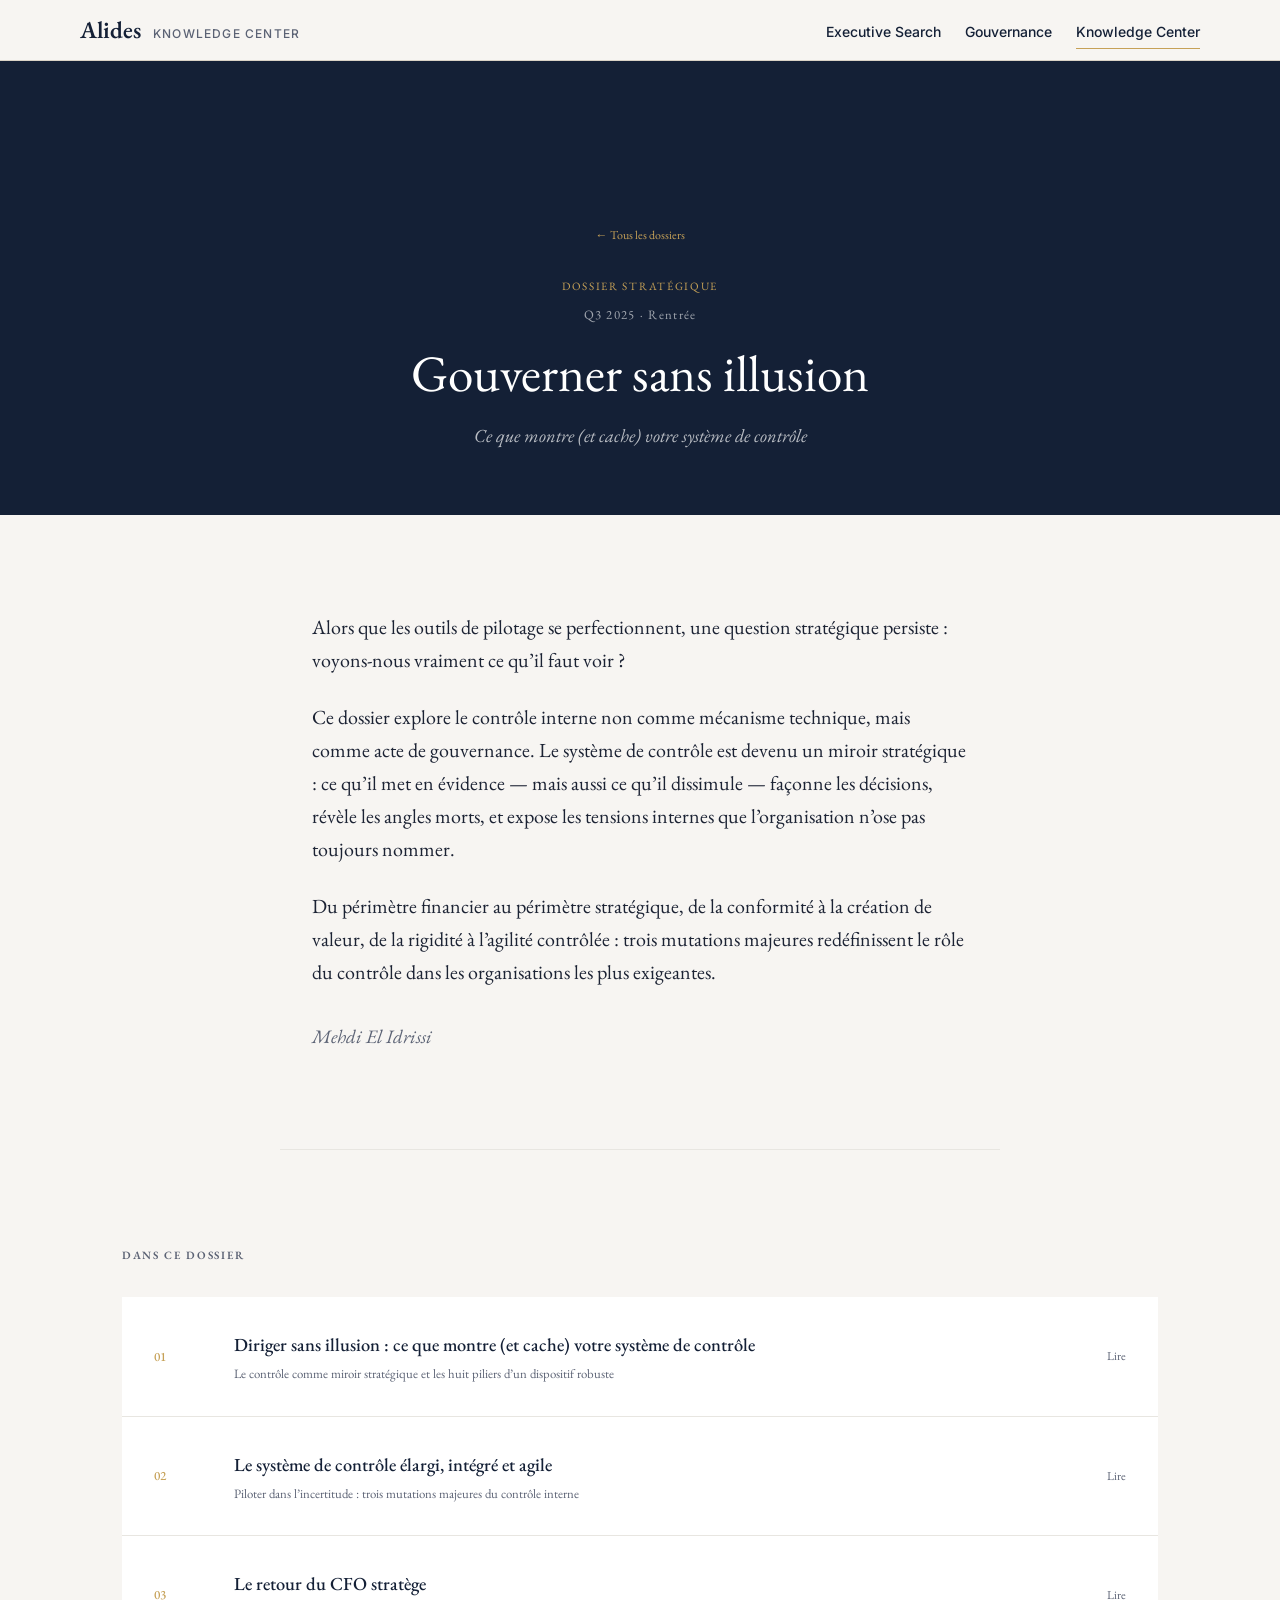
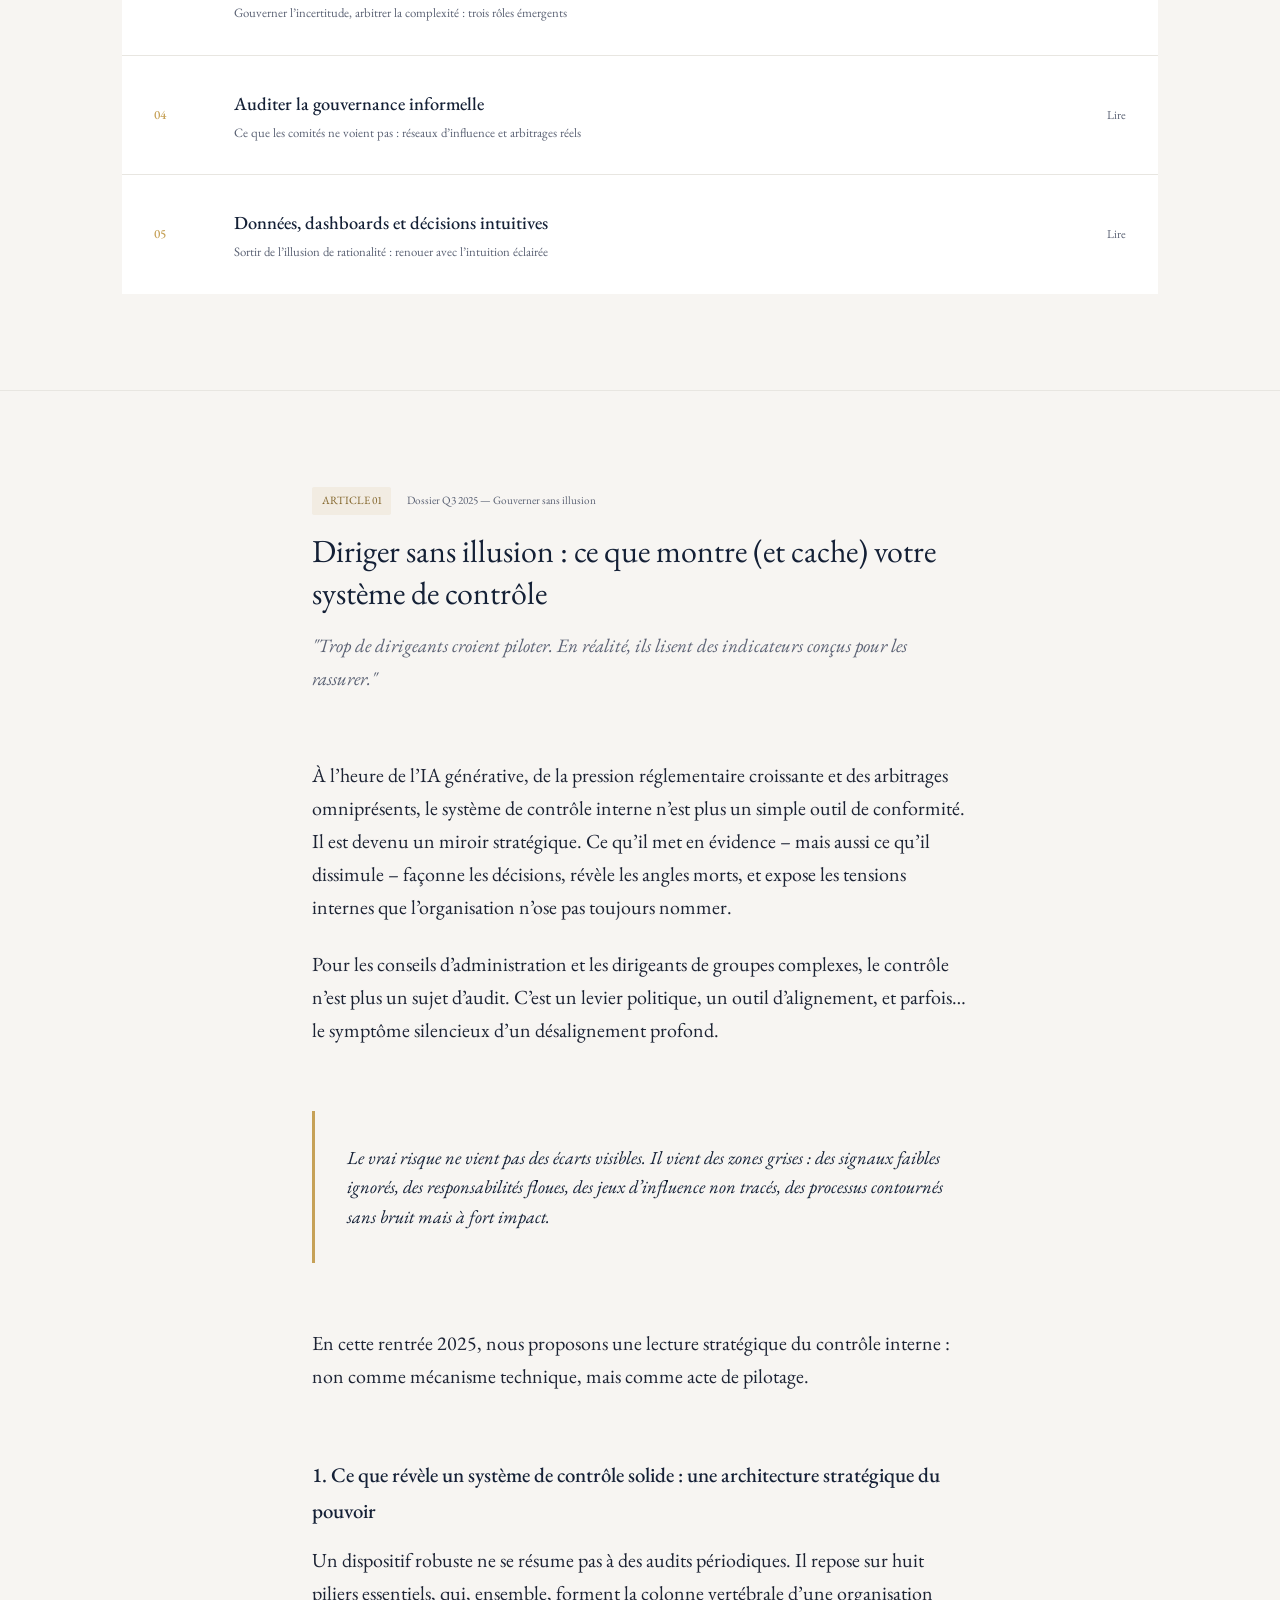
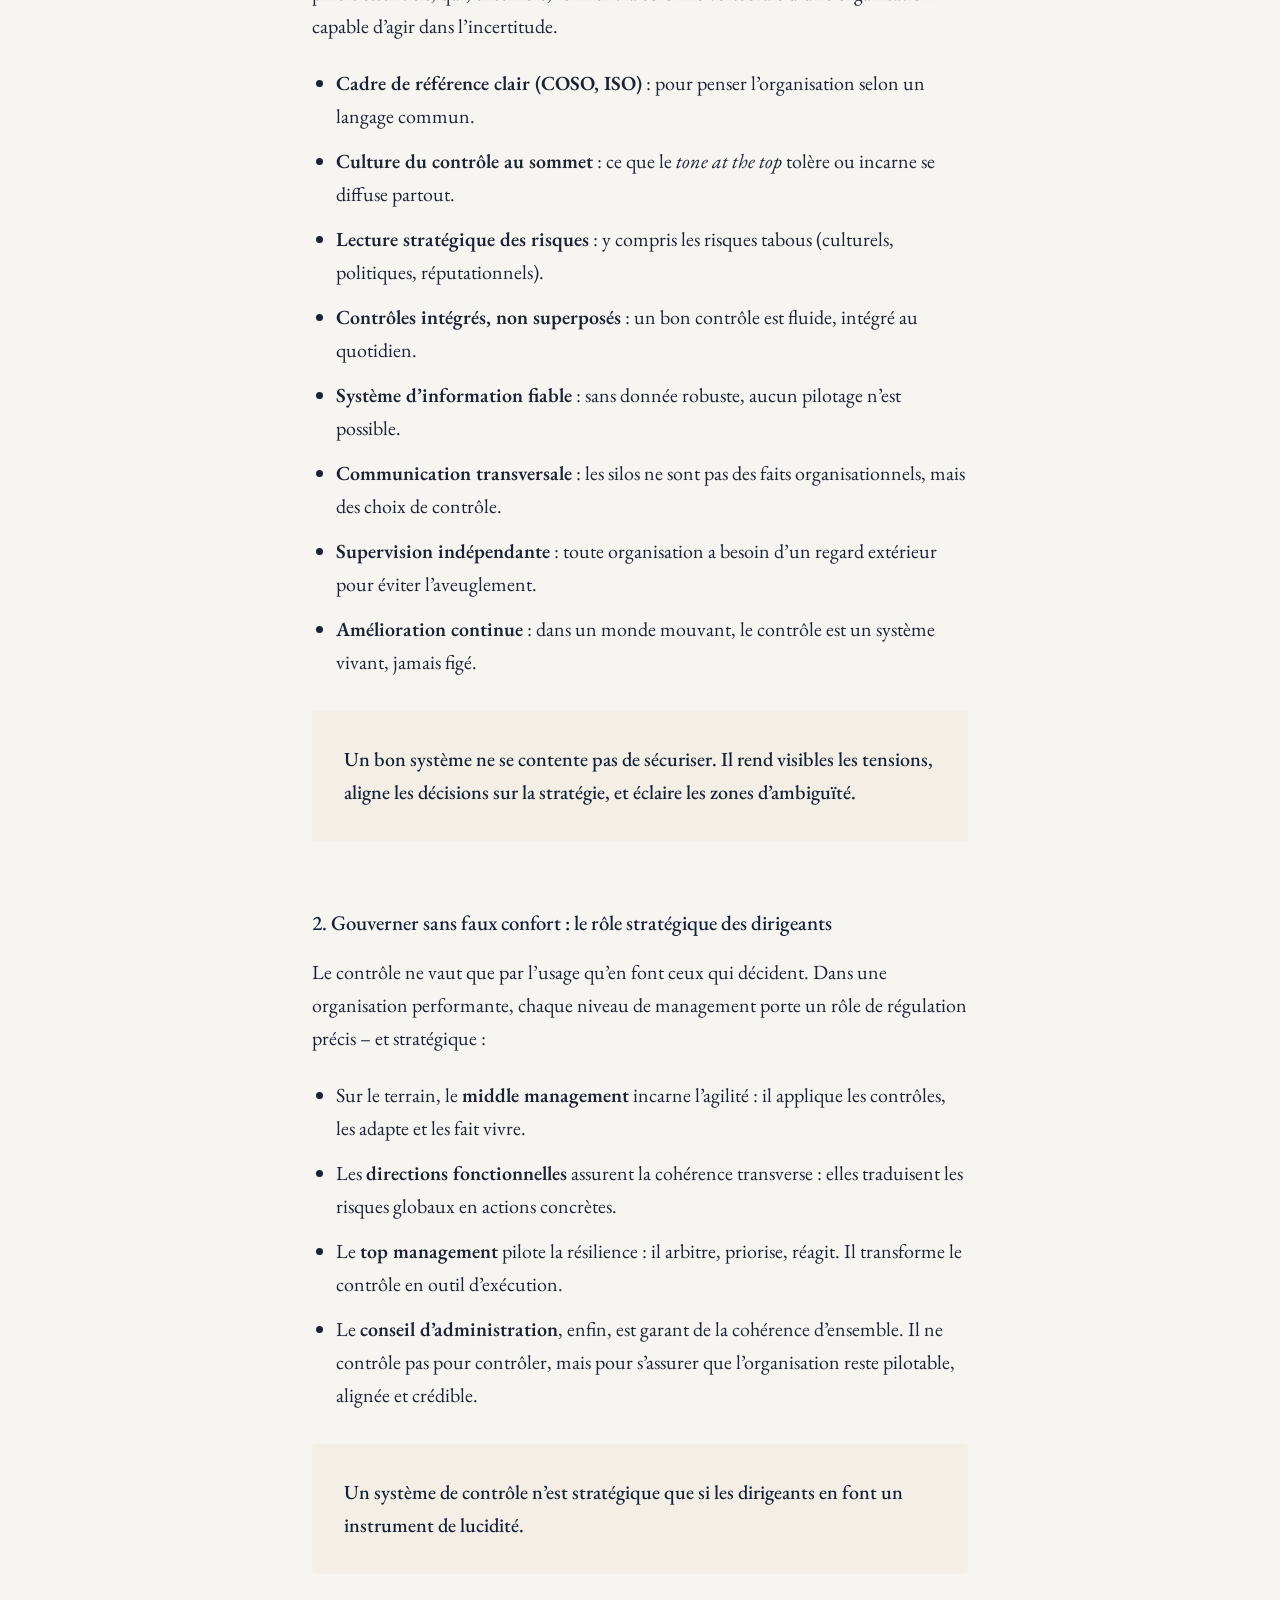
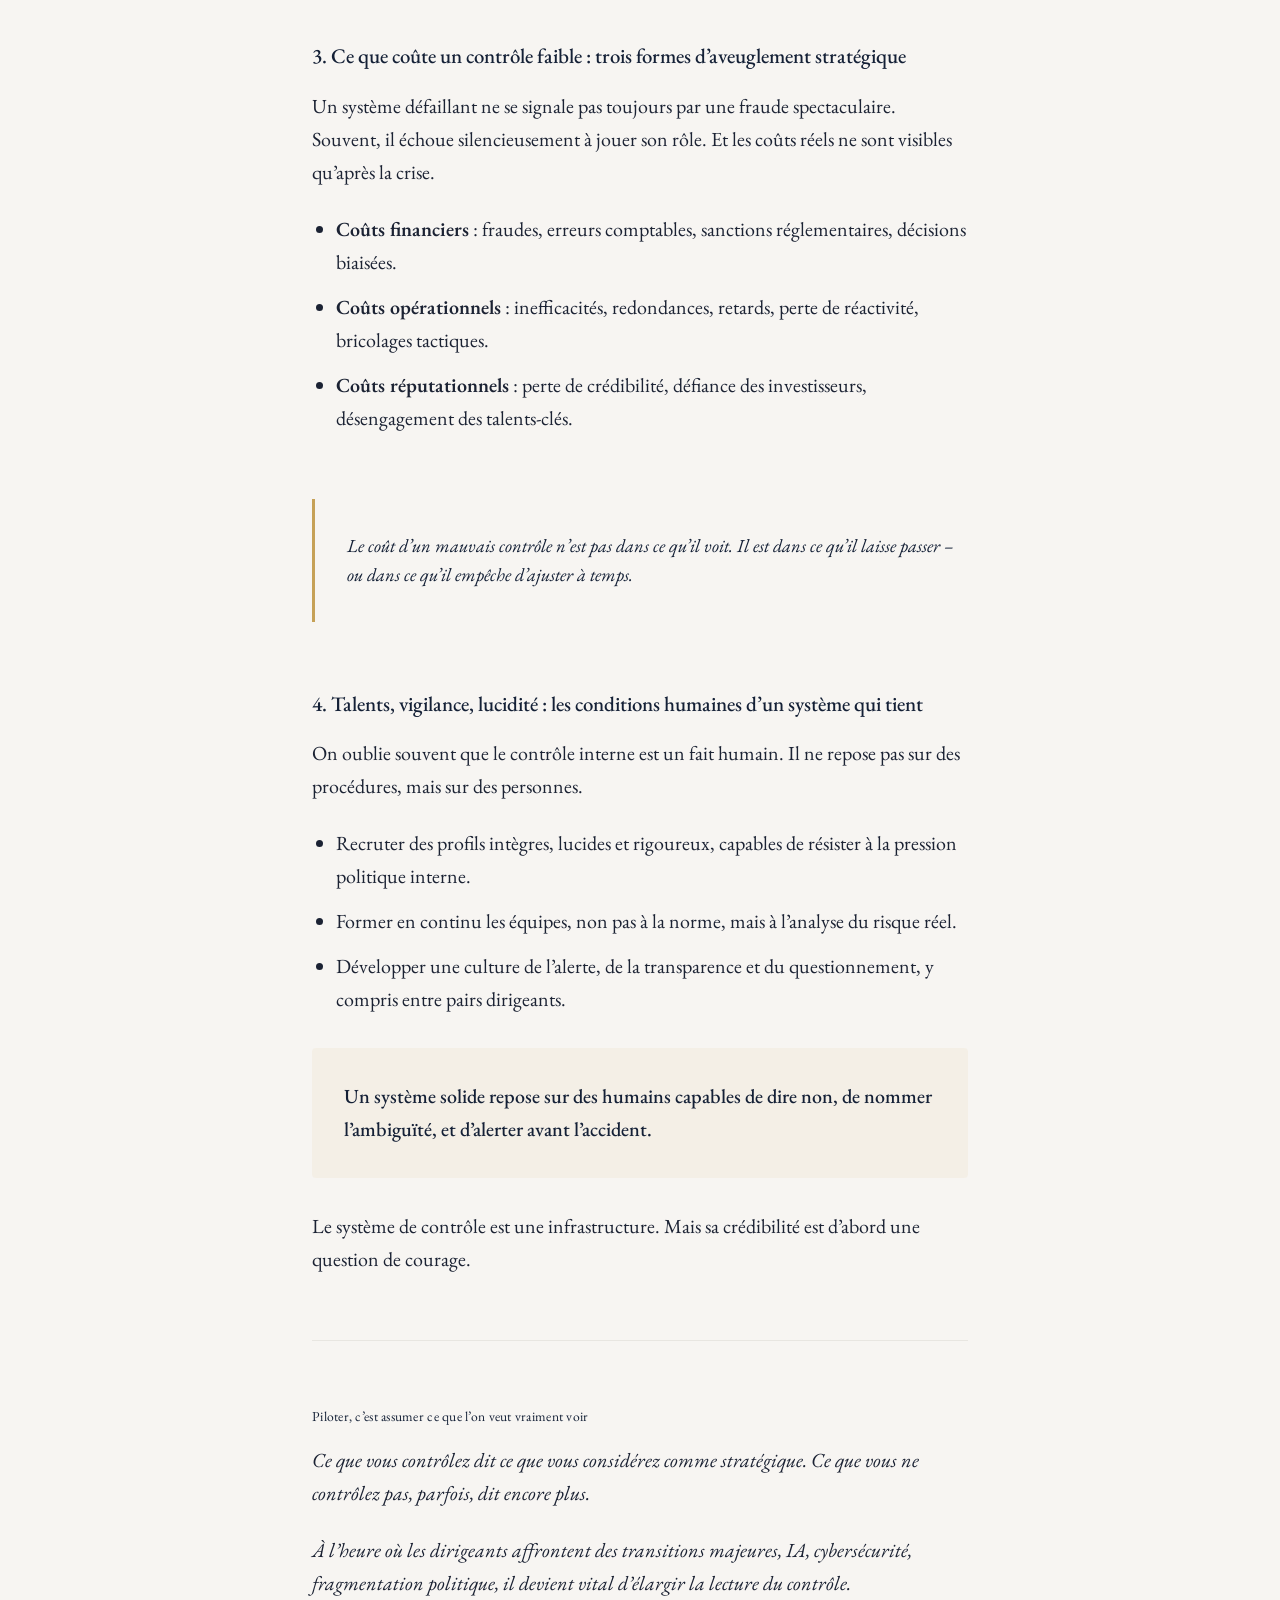
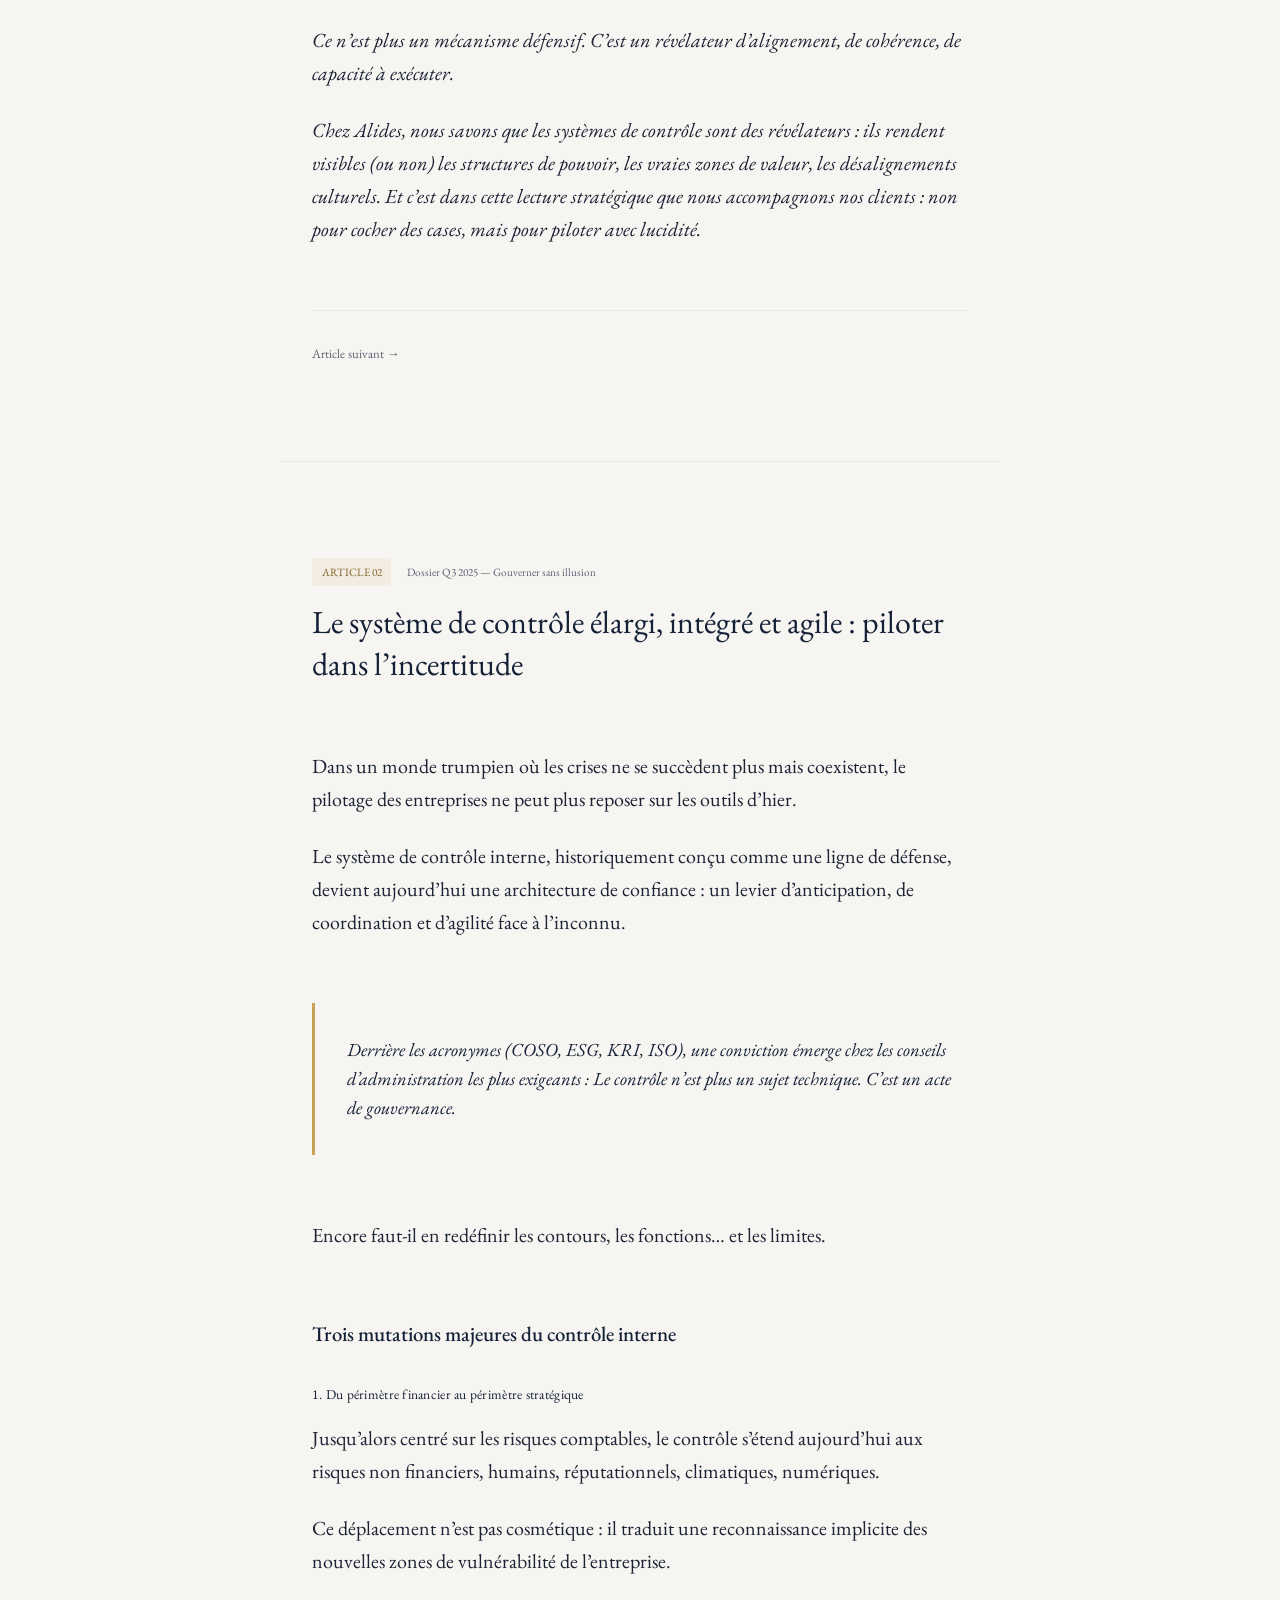
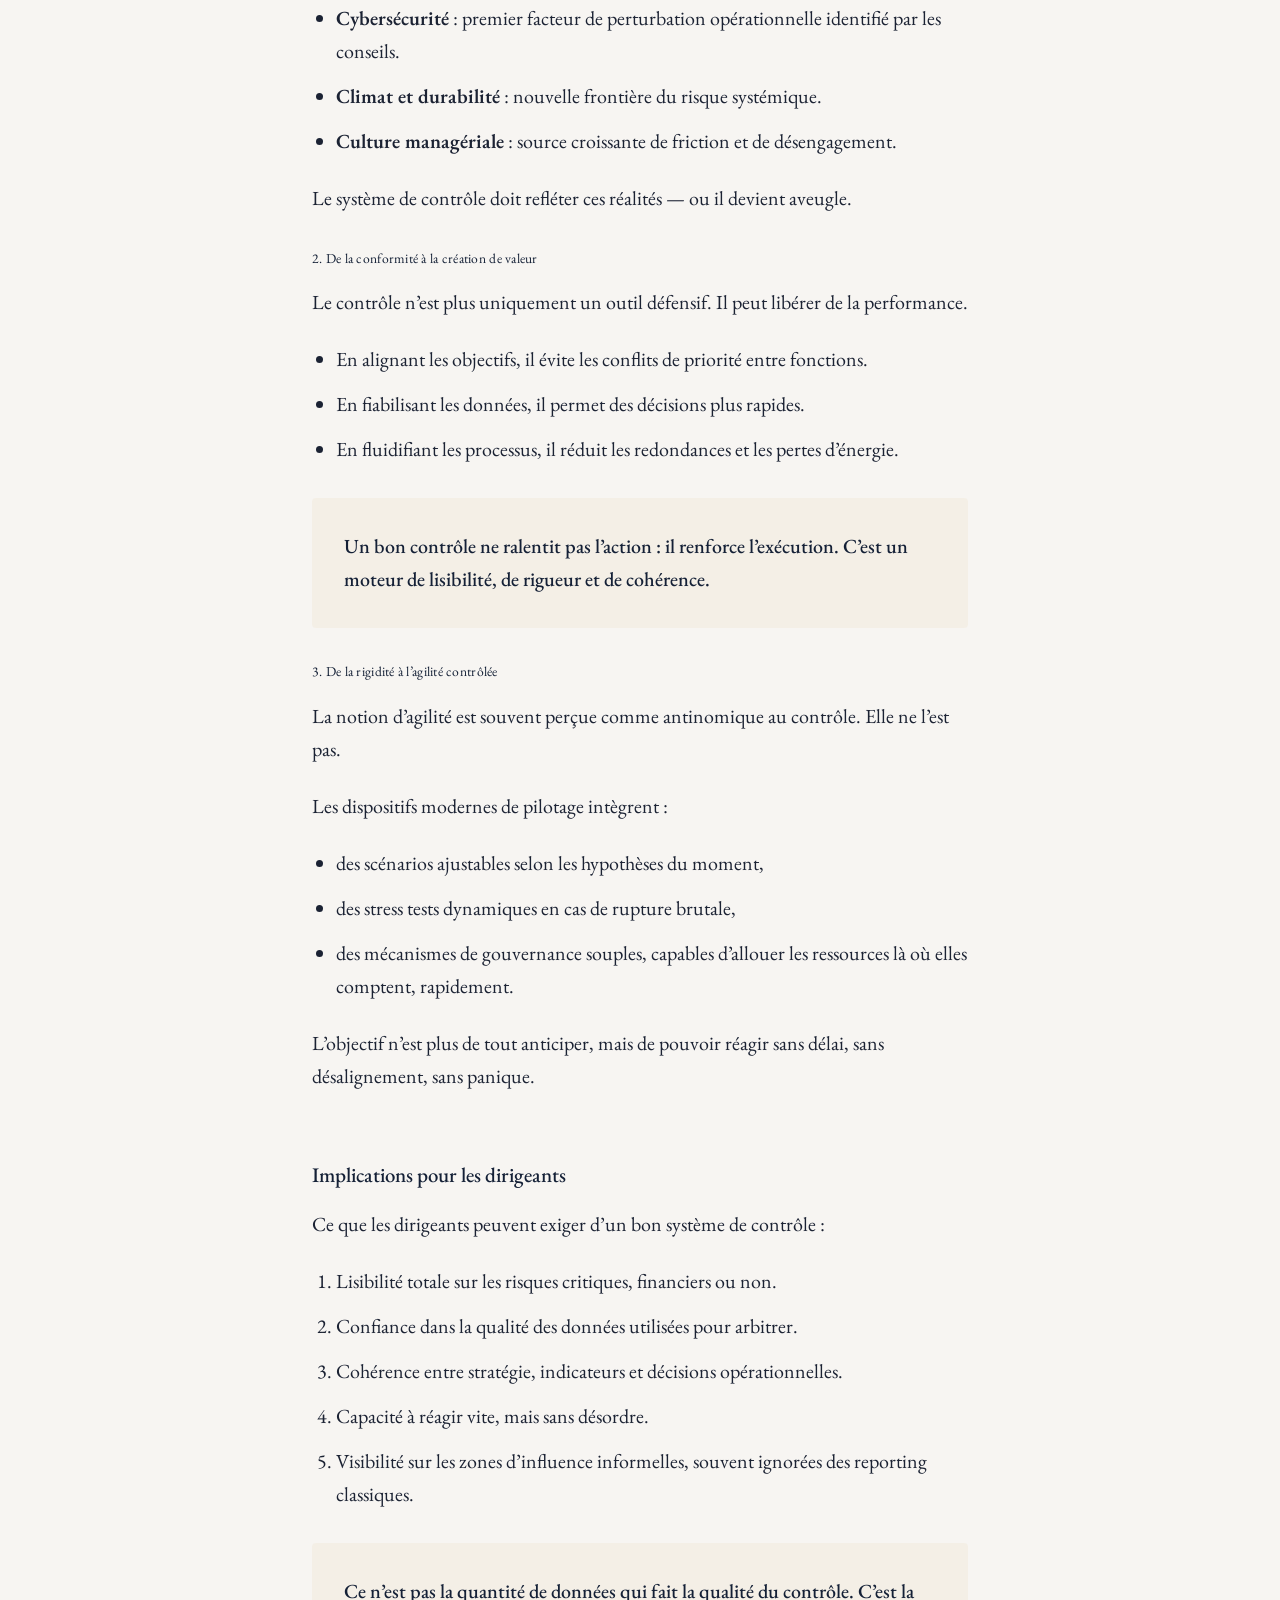
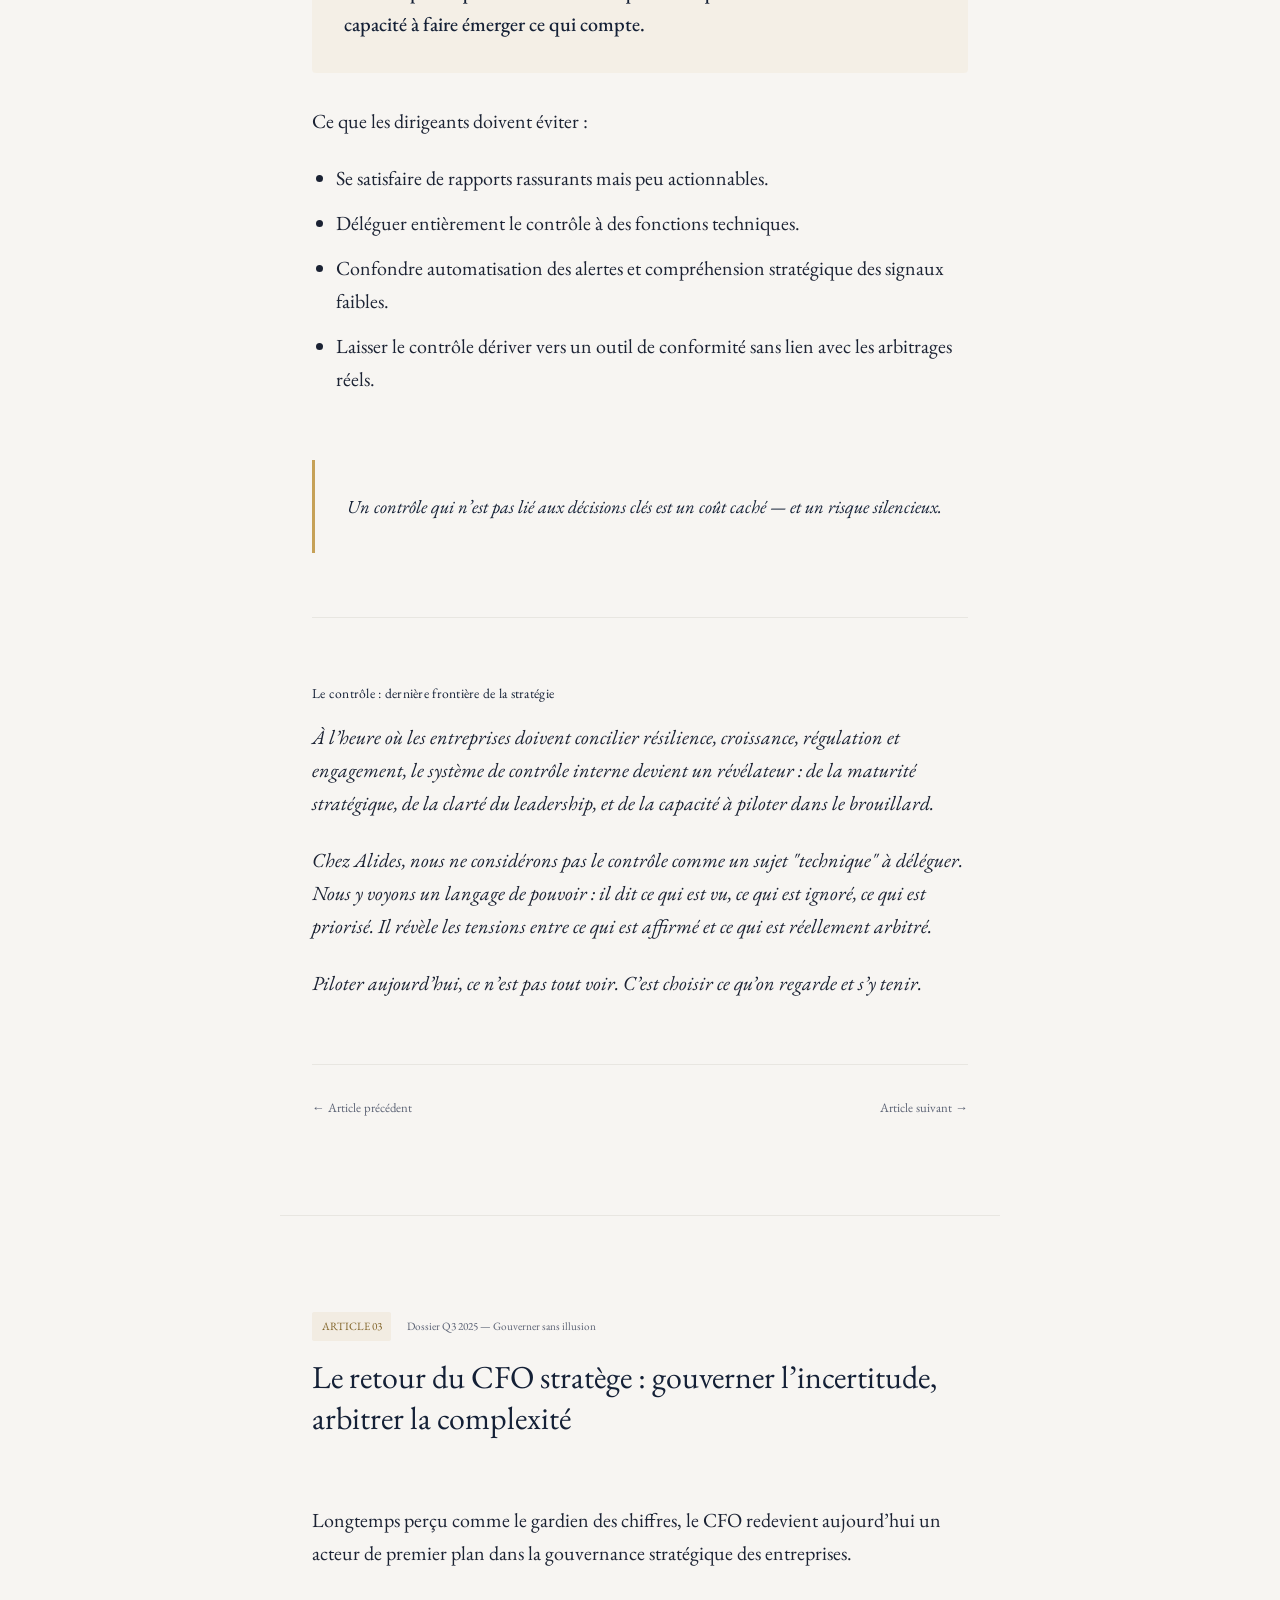
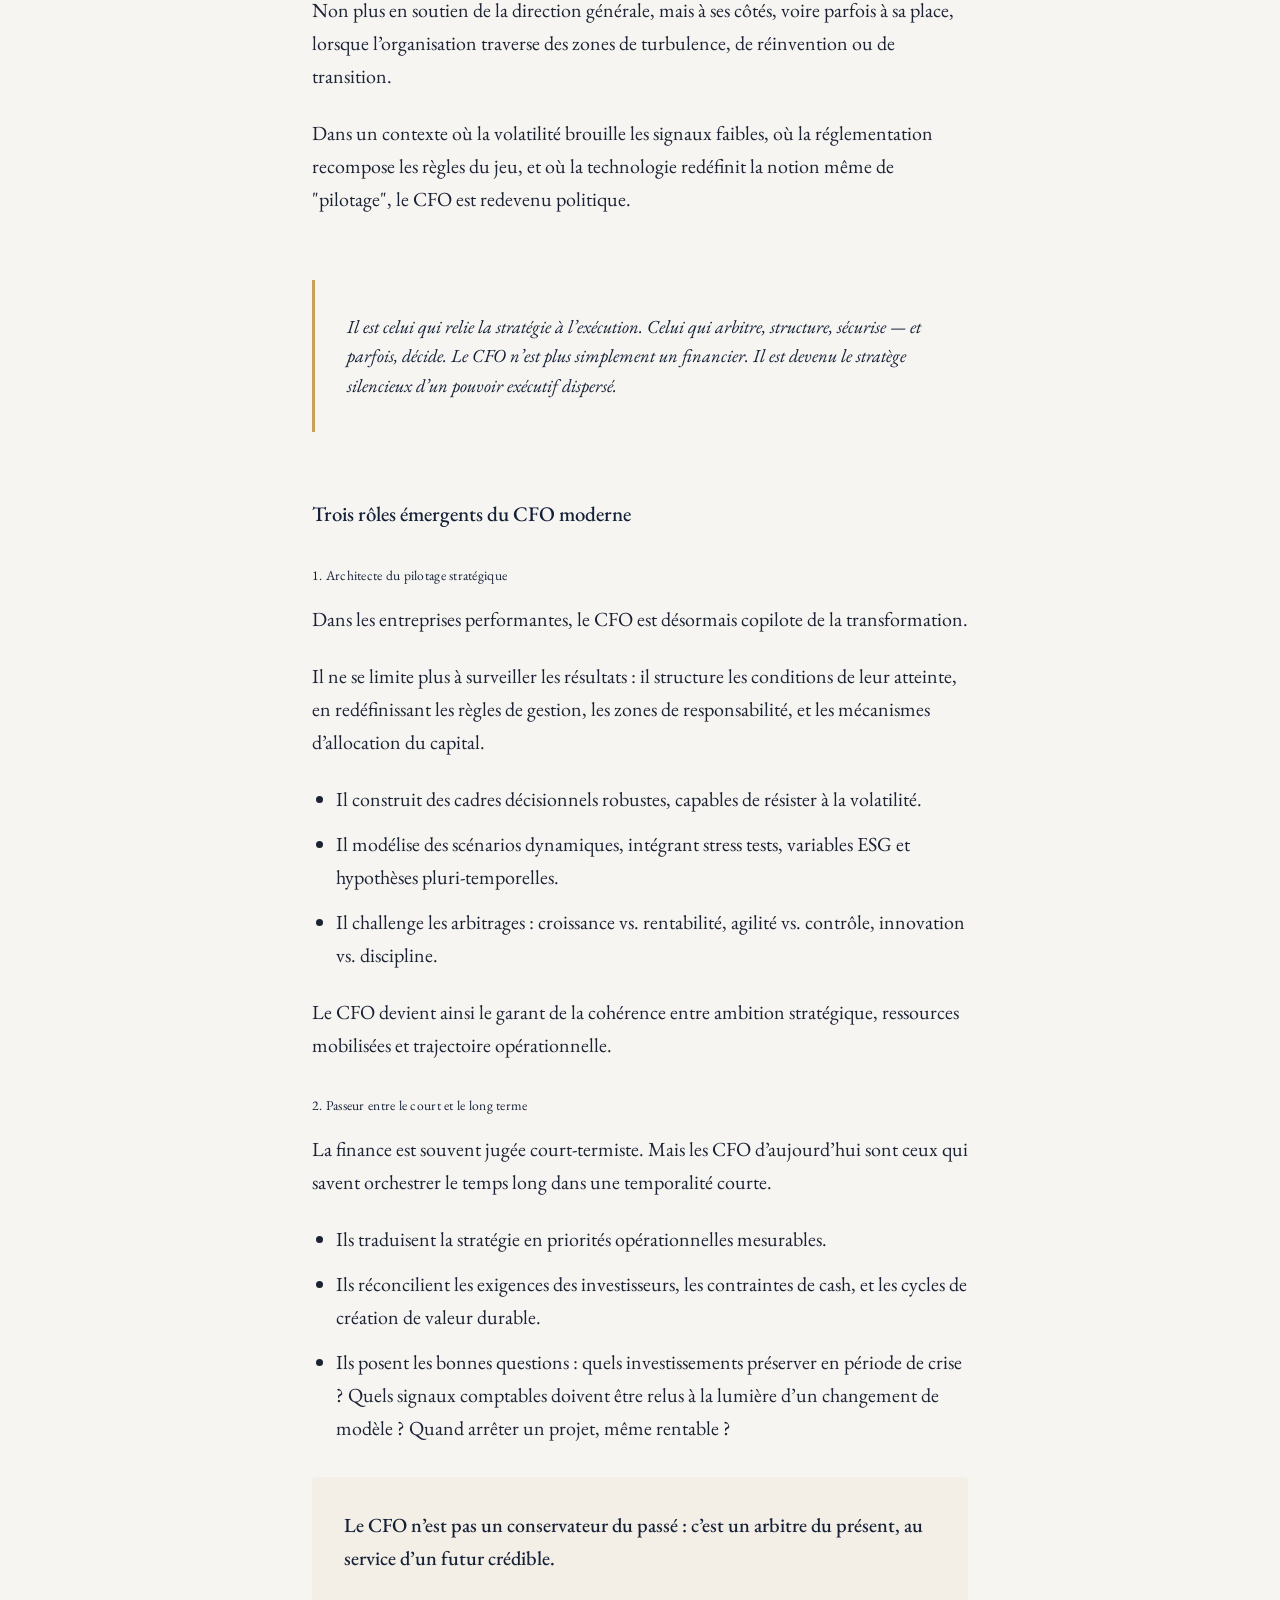
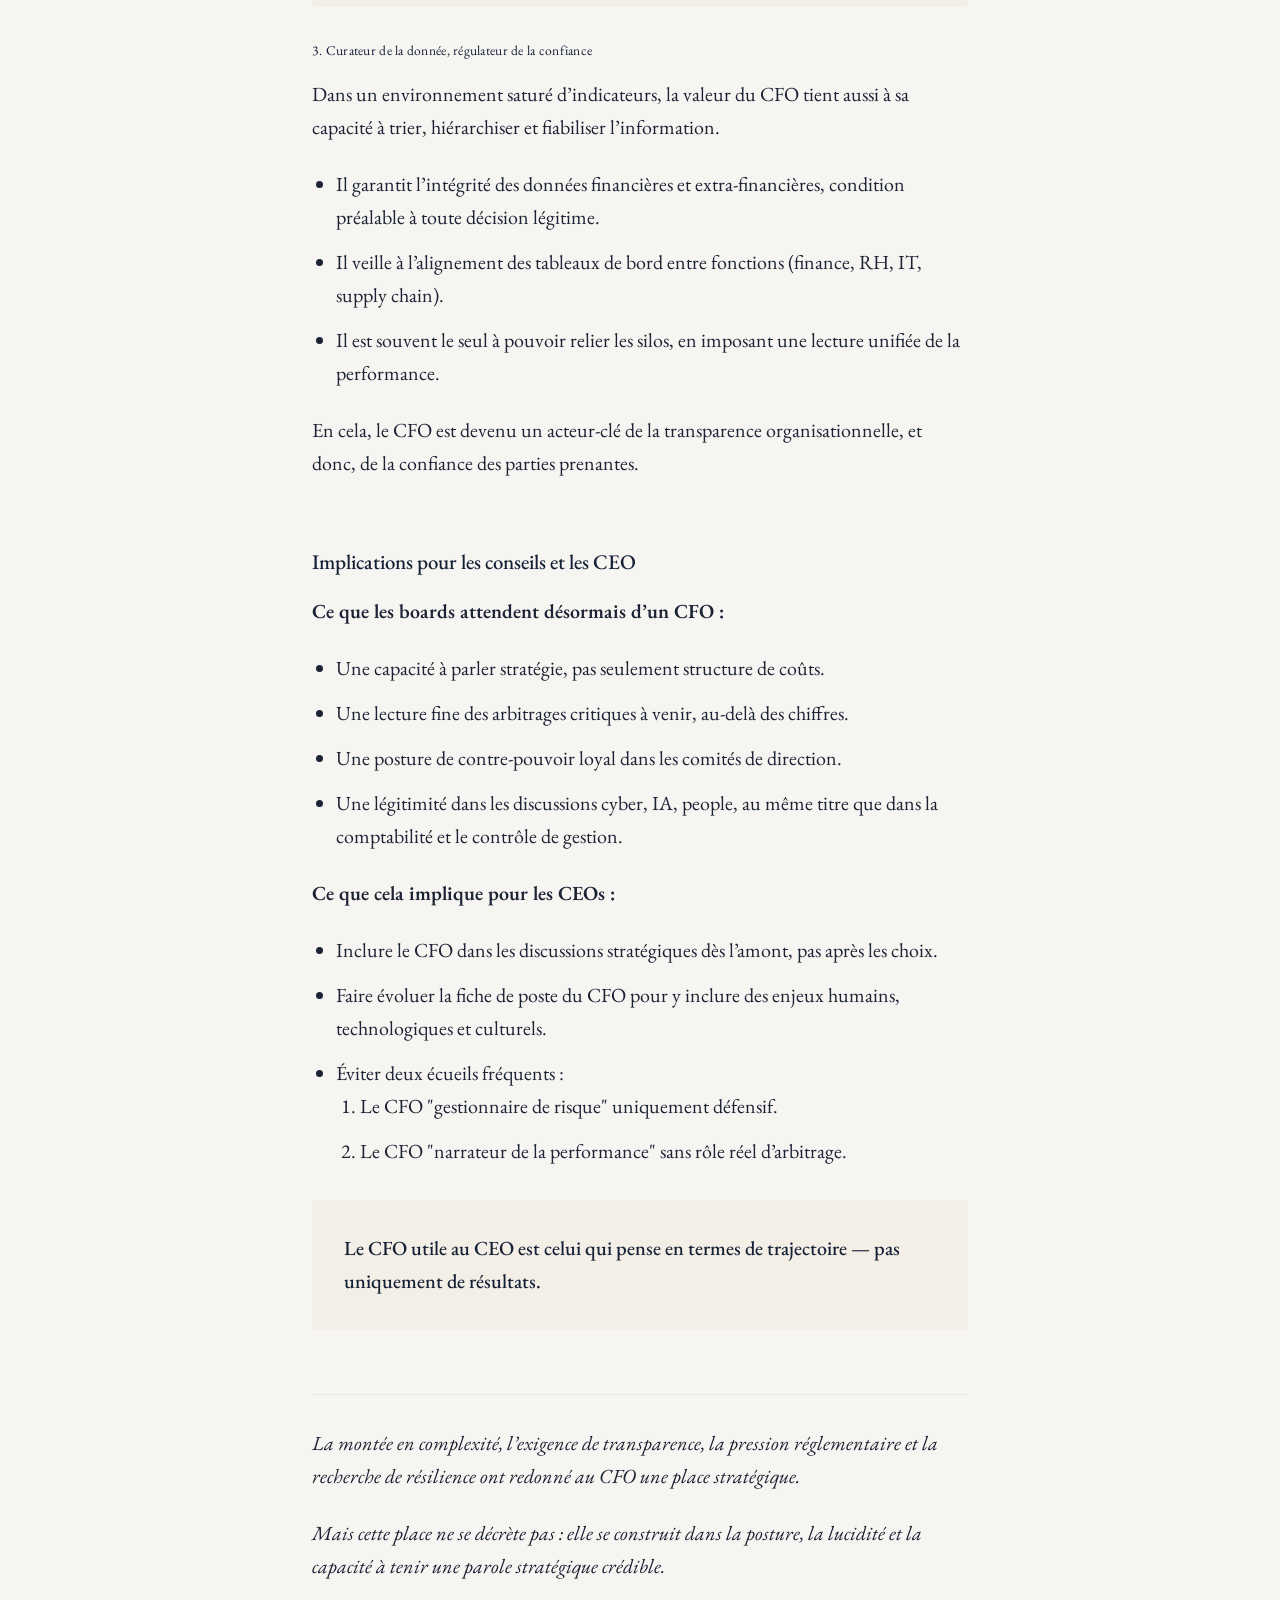
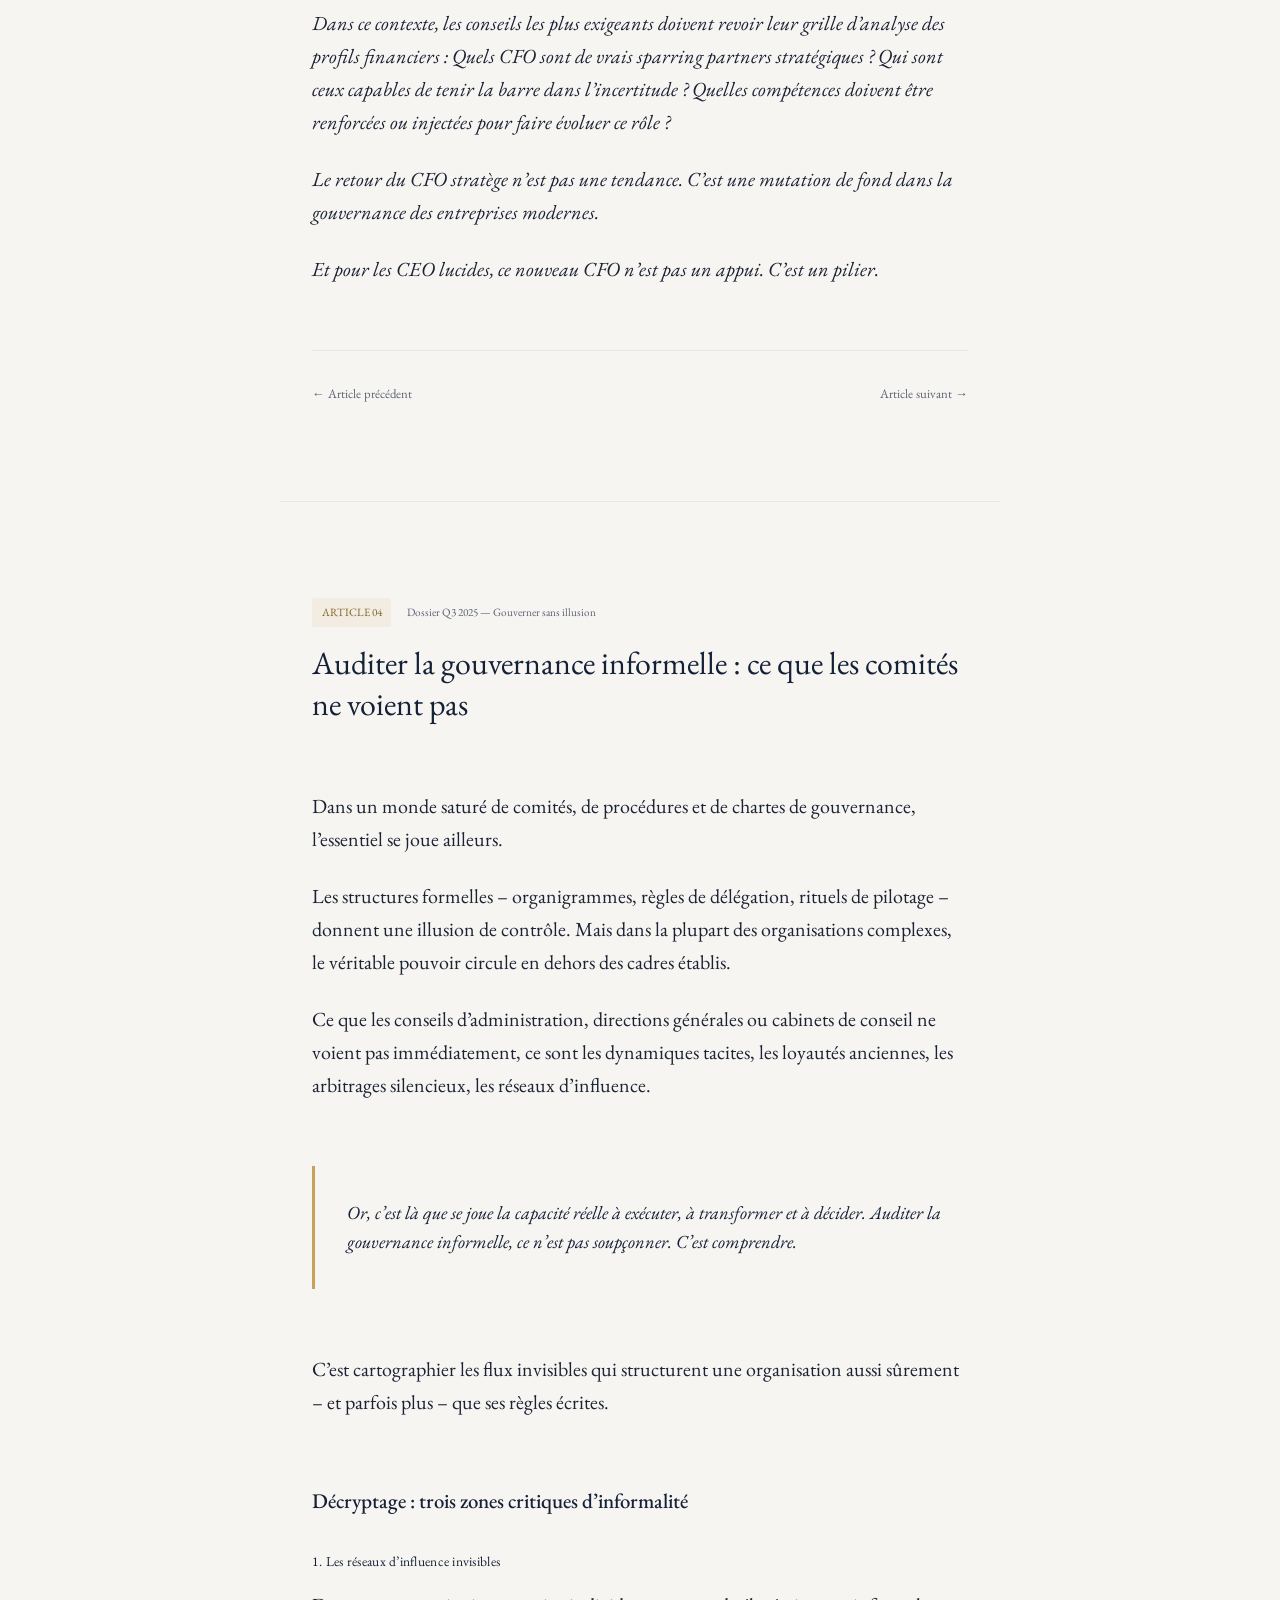
<file: dossier-q3-2025-complet.html>
<!DOCTYPE html>
<html lang="fr">
<head>
    <meta charset="UTF-8">
    <meta name="viewport" content="width=device-width, initial-scale=1.0">
    <title>Gouverner sans illusion — Dossier Stratégique Q3 2025 | Alides</title>
    <meta name="description" content="Dossier stratégique Alides Q3 2025 : une lecture stratégique du contrôle interne comme acte de pilotage, pas comme mécanisme technique.">
<style>
        :root {
            --color-primary: #142036;
            --color-gold: #C6A157;
            --color-ivory: #FAFAF8;
            --color-text: #3A4A5C;
            --color-text-light: #6B7B8C;
            --color-border: #E8E6E1;
            --font-serif: 'EB Garamond', Georgia, serif;
            --font-sans: 'Inter', -apple-system, sans-serif;
            --space-xs: 0.5rem;
            --space-sm: 1rem;
            --space-md: 2rem;
            --space-lg: 4rem;
            --space-xl: 6rem;
            --max-width: 720px;
            --max-width-wide: 1100px;
        }

        * {
            margin: 0;
            padding: 0;
            box-sizing: border-box;
        }

        html {
            scroll-behavior: smooth; height: auto; overflow-x: hidden;
        }

        body { min-height: 100%; height: auto;
            font-family: var(--font-serif);
            font-size: 19px;
            line-height: 1.7;
            color: var(--color-text);
            background-color: var(--color-ivory);
            -webkit-font-smoothing: antialiased;
        }

        /* Header */
        .header {
            position: fixed;
            top: 0;
            left: 0;
            right: 0;
            z-index: 100;
            background: var(--color-primary);
            padding: 1rem 2rem;
        }

        .header-inner {
            max-width: var(--max-width-wide);
            margin: 0 auto;
            display: flex;
            justify-content: space-between;
            align-items: center;
        }

        .logo {
            font-family: var(--font-serif);
            font-size: 1.4rem;
            font-weight: 400;
            color: white;
            text-decoration: none;
            letter-spacing: 0;
        }

        .header-nav {
            display: flex;
            gap: 2rem;
        }

        .header-nav a {
            font-size: 1.4rem;
            font-size: 0.75rem;
            color: rgba(255,255,255,0.7);
            text-decoration: none;
            letter-spacing: 0.03em;
            transition: color 0.2s ease;
        }

        .header-nav a:hover {
            color: var(--color-gold);
        }

        /* Hero */
        .hero {
            padding: calc(var(--space-xl) + 60px) var(--space-md) var(--space-lg);
            background: var(--color-primary);
            color: white;
            text-align: center;
        }

        .hero-back {
            display: inline-block;
            font-size: 1.4rem;
            font-size: 0.75rem;
            color: var(--color-gold);
            text-decoration: none;
            letter-spacing: 0;
            margin-bottom: var(--space-md);
            transition: opacity 0.2s ease;
        }

        .hero-back:hover {
            opacity: 0.8;
        }

        .hero-label {
            font-size: 1.4rem;
            font-size: 0.7rem;
            letter-spacing: 0.15em;
            text-transform: uppercase;
            color: var(--color-gold);
            margin-bottom: var(--space-xs);
        }

        .hero-quarter {
            font-size: 1.4rem;
            font-size: 0.8rem;
            letter-spacing: 0.1em;
            color: rgba(255,255,255,0.6);
            margin-bottom: var(--space-sm);
        }

        .hero h1 {
            font-family: var(--font-serif);
            font-size: clamp(2.2rem, 5vw, 3.2rem);
            font-weight: 400;
            line-height: 1.2;
            margin-bottom: var(--space-sm);
            max-width: 800px;
            margin-left: auto;
            margin-right: auto;
        }

        .hero-subtitle {
            font-family: var(--font-serif);
            font-size: 1.15rem;
            font-style: italic;
            color: rgba(255,255,255,0.7);
            max-width: 600px;
            margin: 0 auto;
        }

        /* Introduction */
        .intro {
            max-width: var(--max-width);
            margin: 0 auto;
            padding: var(--space-xl) var(--space-md);
            border-bottom: 1px solid var(--color-border);
        }

        .intro-text {
            line-height: 1.8;
            color: var(--color-text);
        }

        .intro-text p {
            margin-bottom: 1.5rem;
        }

        .intro-text p:last-child {
            margin-bottom: 0;
        }

        .intro-signature {
            margin-top: var(--space-md);
            font-style: italic;
            color: var(--color-text-light);
        }

        /* Table of Contents */
        .toc {
            max-width: var(--max-width-wide);
            margin: 0 auto;
            padding: var(--space-xl) var(--space-md);
        }

        .toc-title {
            font-size: 1.4rem;
            font-size: 0.7rem;
            letter-spacing: 0.15em;
            text-transform: uppercase;
            color: var(--color-text-light);
            margin-bottom: var(--space-md);
        }

        .toc-list {
            display: flex;
            flex-direction: column;
            gap: 1px;
            background: var(--color-border);
        }

        .toc-item {
            display: grid;
            grid-template-columns: 3rem 1fr auto;
            gap: var(--space-md);
            align-items: center;
            padding: var(--space-md);
            background: white;
            text-decoration: none;
            transition: all 0.2s ease;
        }

        .toc-item:hover {
            background: var(--color-ivory);
        }

        .toc-item:hover .toc-link {
            color: var(--color-gold);
        }

        .toc-number {
            font-size: 1.4rem;
            font-size: 0.8rem;
            color: var(--color-gold);
            font-weight: 500;
        }

        .toc-content h3 {
            font-family: var(--font-serif);
            font-size: 1.15rem;
            font-weight: 500;
            color: var(--color-primary);
            margin-bottom: 0.25rem;
        }

        .toc-content p {
            font-size: 1.4rem;
            font-size: 0.8rem;
            color: var(--color-text-light);
            line-height: 1.5;
        }

        .toc-link {
            font-size: 1.4rem;
            font-size: 0.75rem;
            color: var(--color-text-light);
            transition: color 0.2s ease;
        }

        /* Articles */
        .articles {
            border-top: 1px solid var(--color-border);
        }

        .article {
            max-width: var(--max-width);
            margin: 0 auto;
            padding: var(--space-xl) var(--space-md);
            border-bottom: 1px solid var(--color-border);
        }

        .article-header {
            margin-bottom: var(--space-lg);
        }

        .article-meta {
            display: flex;
            align-items: center;
            gap: var(--space-sm);
            margin-bottom: var(--space-sm);
        }

        .article-number {
            font-size: 1.4rem;
            font-size: 0.7rem;
            font-weight: 400;
            color: var(--color-gold);
            background: rgba(198, 161, 87, 0.1);
            padding: 0.3rem 0.6rem;
            border-radius: 2px;
            letter-spacing: 0;
        }

        .article-dossier {
            font-size: 1.4rem;
            font-size: 0.7rem;
            color: var(--color-text-light);
            letter-spacing: 0;
        }

        .article h2 {
            font-family: var(--font-serif);
            font-size: clamp(1.6rem, 4vw, 2rem);
            font-weight: 400;
            color: var(--color-primary);
            line-height: 1.3;
            margin-bottom: var(--space-sm);
        }

        .article-subtitle {
            font-family: var(--font-serif);
            font-style: italic;
            color: var(--color-text-light);
        }

        .article-content h3 {
            font-family: var(--font-serif);
            font-size: 1.3rem;
            font-weight: 500;
            color: var(--color-primary);
            margin-top: var(--space-lg);
            margin-bottom: var(--space-sm);
        }

        .article-content h4 {
            font-size: 1.4rem;
            font-size: 0.85rem;
            font-weight: 400;
            color: var(--color-primary);
            letter-spacing: 0.02em;
            margin-top: var(--space-md);
            margin-bottom: var(--space-sm);
        }

        .article-content p {
            margin-bottom: 1.5rem;
        }

        .article-content ul, .article-content ol {
            margin-bottom: 1.5rem;
            padding-left: 1.5rem;
        }

        .article-content li {
            margin-bottom: 0.75rem;
        }

        .article-content li:last-child {
            margin-bottom: 0;
        }

        .pull-quote {
            margin: var(--space-lg) 0;
            padding: var(--space-md) 0;
            padding-left: var(--space-md);
            border-left: 3px solid var(--color-gold);
            font-size: 1.15rem;
            font-style: italic;
            color: var(--color-primary);
            line-height: 1.6;
        }

        .key-point {
            background: rgba(198, 161, 87, 0.08);
            padding: var(--space-md);
            margin: var(--space-md) 0;
            border-radius: 4px;
        }

        .key-point p {
            margin-bottom: 0;
            font-weight: 500;
            color: var(--color-primary);
        }

        .article-conclusion {
            margin-top: var(--space-lg);
            padding-top: var(--space-md);
            border-top: 1px solid var(--color-border);
        }

        .article-conclusion p {
            font-style: italic;
            color: var(--color-text);
        }

        /* Article Navigation */
        .article-nav {
            display: flex;
            justify-content: space-between;
            align-items: center;
            margin-top: var(--space-lg);
            padding-top: var(--space-md);
            border-top: 1px solid var(--color-border);
        }

        .article-nav a {
            font-size: 1.4rem;
            font-size: 0.8rem;
            color: var(--color-text-light);
            text-decoration: none;
            transition: color 0.2s ease;
        }

        .article-nav a:hover {
            color: var(--color-gold);
        }

        .article-nav-prev::before {
            content: "← ";
        }

        .article-nav-next::after {
            content: " →";
        }

        /* Other Dossiers */
        .other-dossiers {
            background: white;
            padding: var(--space-xl) var(--space-md);
        }

        .other-dossiers-inner {
            max-width: var(--max-width-wide);
            margin: 0 auto;
        }

        .section-title {
            font-size: 1.4rem;
            font-size: 0.7rem;
            letter-spacing: 0.15em;
            text-transform: uppercase;
            color: var(--color-text-light);
            margin-bottom: var(--space-md);
        }

        .dossiers-grid {
            display: grid;
            grid-template-columns: repeat(auto-fit, minmax(280px, 1fr));
            gap: var(--space-md);
        }

        .dossier-card {
            padding: var(--space-md);
            border: 1px solid var(--color-border);
            text-decoration: none;
            transition: all 0.2s ease;
        }

        .dossier-card:hover {
            border-color: var(--color-gold);
        }

        .dossier-card-quarter {
            font-size: 1.4rem;
            font-size: 0.7rem;
            color: var(--color-gold);
            letter-spacing: 0.1em;
            margin-bottom: var(--space-xs);
        }

        .dossier-card h3 {
            font-family: var(--font-serif);
            font-weight: 500;
            color: var(--color-primary);
            margin-bottom: var(--space-xs);
        }

        .dossier-card p {
            font-size: 1.4rem;
            font-size: 0.75rem;
            color: var(--color-text-light);
        }

        /* CTA */
        .cta {
            background: var(--color-primary);
            padding: var(--space-xl) var(--space-md);
            text-align: center;
        }

        .cta-inner {
            max-width: 600px;
            margin: 0 auto;
        }

        .cta h2 {
            font-family: var(--font-serif);
            font-size: 1.5rem;
            font-weight: 400;
            color: white;
            margin-bottom: var(--space-md);
        }

        .cta-btn {
            display: inline-block;
            font-size: 1.4rem;
            font-size: 0.8rem;
            font-weight: 500;
            color: var(--color-gold);
            text-decoration: none;
            padding: 0.9rem 2rem;
            border: 1px solid var(--color-gold);
            letter-spacing: 0;
            transition: all 0.2s ease;
        }

        .cta-btn:hover {
            background: var(--color-gold);
            color: var(--color-primary);
        }

        /* Footer */
        .footer {
            background: var(--color-primary);
            padding: var(--space-md) var(--space-md);
            border-top: 1px solid rgba(255,255,255,0.1);
        }

        .footer-inner {
            max-width: var(--max-width-wide);
            margin: 0 auto;
            display: flex;
            justify-content: space-between;
            align-items: center;
        }

        .footer-links {
            display: flex;
            gap: var(--space-md);
        }

        .footer-links a {
            font-size: 1.4rem;
            font-size: 0.7rem;
            color: rgba(255,255,255,0.5);
            text-decoration: none;
            transition: color 0.2s ease;
        }

        .footer-links a:hover {
            color: var(--color-gold);
        }

        .footer-copy {
            font-size: 1.4rem;
            font-size: 0.7rem;
            color: rgba(255,255,255,0.4);
        }

        /* ==================== RESPONSIVE MOBILE ==================== */
        
        @media (max-width: 768px) {
            :root {
                --space-md: 1.5rem;
                --space-lg: 2.5rem;
                --space-xl: 3.5rem;
            }
            
            body { min-height: 100%; height: auto;
                font-size: 17px;
            }
            
            .header {
                padding: 0.8rem 1rem;
            }
            
            .header-nav {
                gap: 0;
            }
            
            .header-nav a:not(.active) {
                display: none;
            }
            
            .header-nav a.active {
                font-size: 0.7rem;
                padding: 0.4rem 0.8rem;
                background: rgba(198, 161, 87, 0.15);
                border-radius: 3px;
            }
            
            .hero {
                padding: calc(var(--space-lg) + 50px) 1.25rem var(--space-md);
            }
            
            .hero h1 {
                font-size: 1.8rem;
                line-height: 1.25;
            }
            
            .hero-subtitle {
                font-size: 1rem;
            }
            
            .intro {
                padding: var(--space-lg) 1.25rem;
            }
            
            .intro-epigraph {
                font-size: 1rem;
            }
            
            .toc {
                padding: var(--space-lg) 1.25rem;
            }
            
            .toc-item {
                grid-template-columns: 2.5rem 1fr;
                padding: 1rem;
            }
            
            .toc-link {
                display: none;
            }
            
            .toc-content h3 {
                font-size: 1rem;
            }
            
            .article {
                padding: var(--space-lg) 1.25rem;
            }
            
            .article h2 {
                font-size: 1.5rem;
            }
            
            .article-content h3 {
                font-size: 1.15rem;
            }
            
            .article-content p,
            .article-content li {
                font-size: 1rem;
            }
            
            .pull-quote {
                font-size: 1rem;
                padding-left: 1rem;
            }
            
            .key-point {
                padding: 1rem;
            }
            
            .article-nav {
                flex-direction: column;
                gap: var(--space-sm);
                text-align: center;
            }
            
            .other-dossiers {
                padding: var(--space-lg) 1.25rem;
            }
            
            .dossiers-grid {
                grid-template-columns: 1fr;
            }
            
            .cta {
                padding: var(--space-lg) 1.25rem;
            }
            
            .cta h2 {
                font-size: 1.2rem;
            }
            
            .footer-inner {
                flex-direction: column;
                gap: var(--space-sm);
                text-align: center;
            }
            
            .footer-links {
                flex-wrap: wrap;
                justify-content: center;
            }
        }
        
        @media (max-width: 480px) {
            body { min-height: 100%; height: auto;
                font-size: 16px;
            }
            
            .hero h1 {
                font-size: 1.5rem;
            }
            
            .article h2 {
                font-size: 1.3rem;
            }
        }
    </style>
<script type="application/ld+json">{"@context":"https://schema.org","@type":"Article","headline":"Gouverner sans illusion — Dossier Stratégique Q3 2025","datePublished":"2025-09-30","dateModified":"2026-07-08","inLanguage":"fr","author":{"@type":"Organization","name":"Alides"},"publisher":{"@type":"Organization","name":"Alides"}}</script>
<!-- Charte commune de la revue : polices locales, couleurs, en-tête et pied de page -->
<script>document.documentElement.className+=' js';</script>
<link rel="stylesheet" href="revue-heritage.css">
</head>
<body>

    <div class="rv-bar" role="banner"><div class="rv-bar-inner">
<a class="rv-brand" href="https://www.alides.org" target="_top" rel="noopener">Alides <small>Knowledge Center</small></a>
<div class="rv-nav" role="navigation" aria-label="Navigation Alides">
<a class="rv-line" href="https://www.alides.org/executive-search-maroc-afrique" target="_top" rel="noopener">Executive Search</a>
<a class="rv-line" href="https://www.alides.org/board-services/board-advisory-questions" target="_top" rel="noopener">Gouvernance</a>
<a class="rv-line" href="index.html" aria-current="page">Knowledge Center</a>
</div></div></div>

    <!-- Hero -->
    <section class="hero">
        <a href="index.html" class="hero-back">← Tous les dossiers</a>
        <div class="hero-label">Dossier Stratégique</div>
        <div class="hero-quarter">Q3 2025 · Rentrée</div>
        <h1>Gouverner sans illusion</h1>
        <p class="hero-subtitle">Ce que montre (et cache) votre système de contrôle</p>
    </section>

    <!-- Introduction -->
    <section class="intro">
        <div class="intro-text">
            <p>Alors que les outils de pilotage se perfectionnent, une question stratégique persiste : voyons-nous vraiment ce qu’il faut voir ?</p>
            <p>Ce dossier explore le contrôle interne non comme mécanisme technique, mais comme acte de gouvernance. Le système de contrôle est devenu un miroir stratégique : ce qu’il met en évidence — mais aussi ce qu’il dissimule — façonne les décisions, révèle les angles morts, et expose les tensions internes que l’organisation n’ose pas toujours nommer.</p>
            <p>Du périmètre financier au périmètre stratégique, de la conformité à la création de valeur, de la rigidité à l’agilité contrôlée : trois mutations majeures redéfinissent le rôle du contrôle dans les organisations les plus exigeantes.</p>
        </div>
        <p class="intro-signature">Mehdi El Idrissi</p>
    </section>

    <!-- Table of Contents -->
    <section class="toc">
        <h2 class="toc-title">Dans ce dossier</h2>
        <div class="toc-list">
            <a href="#article-1" class="toc-item">
                <span class="toc-number">01</span>
                <div class="toc-content">
                    <h3>Diriger sans illusion : ce que montre (et cache) votre système de contrôle</h3>
                    <p>Le contrôle comme miroir stratégique et les huit piliers d’un dispositif robuste</p>
                </div>
                <span class="toc-link">Lire</span>
            </a>
            <a href="#article-2" class="toc-item">
                <span class="toc-number">02</span>
                <div class="toc-content">
                    <h3>Le système de contrôle élargi, intégré et agile</h3>
                    <p>Piloter dans l’incertitude : trois mutations majeures du contrôle interne</p>
                </div>
                <span class="toc-link">Lire</span>
            </a>
            <a href="#article-3" class="toc-item">
                <span class="toc-number">03</span>
                <div class="toc-content">
                    <h3>Le retour du CFO stratège</h3>
                    <p>Gouverner l’incertitude, arbitrer la complexité : trois rôles émergents</p>
                </div>
                <span class="toc-link">Lire</span>
            </a>
            <a href="#article-4" class="toc-item">
                <span class="toc-number">04</span>
                <div class="toc-content">
                    <h3>Auditer la gouvernance informelle</h3>
                    <p>Ce que les comités ne voient pas : réseaux d’influence et arbitrages réels</p>
                </div>
                <span class="toc-link">Lire</span>
            </a>
            <a href="#article-5" class="toc-item">
                <span class="toc-number">05</span>
                <div class="toc-content">
                    <h3>Données, dashboards et décisions intuitives</h3>
                    <p>Sortir de l’illusion de rationalité : renouer avec l’intuition éclairée</p>
                </div>
                <span class="toc-link">Lire</span>
            </a>
        </div>
    </section>

    <!-- Articles -->
    <section class="articles">

        <!-- Article 1 -->
        <article class="article" id="article-1">
            <div class="article-header">
                <div class="article-meta">
                    <span class="article-number">ARTICLE 01</span>
                    <span class="article-dossier">Dossier Q3 2025 — Gouverner sans illusion</span>
                </div>
                <h2>Diriger sans illusion : ce que montre (et cache) votre système de contrôle</h2>
                <p class="article-subtitle">"Trop de dirigeants croient piloter. En réalité, ils lisent des indicateurs conçus pour les rassurer."</p>
            </div>

            <div class="article-content">
                <p>À l’heure de l’IA générative, de la pression réglementaire croissante et des arbitrages omniprésents, le système de contrôle interne n’est plus un simple outil de conformité. Il est devenu un miroir stratégique. Ce qu’il met en évidence – mais aussi ce qu’il dissimule – façonne les décisions, révèle les angles morts, et expose les tensions internes que l’organisation n’ose pas toujours nommer.</p>

                <p>Pour les conseils d’administration et les dirigeants de groupes complexes, le contrôle n’est plus un sujet d’audit. C’est un levier politique, un outil d’alignement, et parfois… le symptôme silencieux d’un désalignement profond.</p>

                <div class="pull-quote">
                    Le vrai risque ne vient pas des écarts visibles. Il vient des zones grises : des signaux faibles ignorés, des responsabilités floues, des jeux d’influence non tracés, des processus contournés sans bruit mais à fort impact.
                </div>

                <p>En cette rentrée 2025, nous proposons une lecture stratégique du contrôle interne : non comme mécanisme technique, mais comme acte de pilotage.</p>

                <h3>1. Ce que révèle un système de contrôle solide : une architecture stratégique du pouvoir</h3>

                <p>Un dispositif robuste ne se résume pas à des audits périodiques. Il repose sur huit piliers essentiels, qui, ensemble, forment la colonne vertébrale d’une organisation capable d’agir dans l’incertitude.</p>

                <ul>
                    <li><strong>Cadre de référence clair (COSO, ISO)</strong> : pour penser l’organisation selon un langage commun.</li>
                    <li><strong>Culture du contrôle au sommet</strong> : ce que le <em>tone at the top</em> tolère ou incarne se diffuse partout.</li>
                    <li><strong>Lecture stratégique des risques</strong> : y compris les risques tabous (culturels, politiques, réputationnels).</li>
                    <li><strong>Contrôles intégrés, non superposés</strong> : un bon contrôle est fluide, intégré au quotidien.</li>
                    <li><strong>Système d’information fiable</strong> : sans donnée robuste, aucun pilotage n’est possible.</li>
                    <li><strong>Communication transversale</strong> : les silos ne sont pas des faits organisationnels, mais des choix de contrôle.</li>
                    <li><strong>Supervision indépendante</strong> : toute organisation a besoin d’un regard extérieur pour éviter l’aveuglement.</li>
                    <li><strong>Amélioration continue</strong> : dans un monde mouvant, le contrôle est un système vivant, jamais figé.</li>
                </ul>

                <div class="key-point">
                    <p>Un bon système ne se contente pas de sécuriser. Il rend visibles les tensions, aligne les décisions sur la stratégie, et éclaire les zones d’ambiguïté.</p>
                </div>

                <h3>2. Gouverner sans faux confort : le rôle stratégique des dirigeants</h3>

                <p>Le contrôle ne vaut que par l’usage qu’en font ceux qui décident. Dans une organisation performante, chaque niveau de management porte un rôle de régulation précis – et stratégique :</p>

                <ul>
                    <li>Sur le terrain, le <strong>middle management</strong> incarne l’agilité : il applique les contrôles, les adapte et les fait vivre.</li>
                    <li>Les <strong>directions fonctionnelles</strong> assurent la cohérence transverse : elles traduisent les risques globaux en actions concrètes.</li>
                    <li>Le <strong>top management</strong> pilote la résilience : il arbitre, priorise, réagit. Il transforme le contrôle en outil d’exécution.</li>
                    <li>Le <strong>conseil d’administration</strong>, enfin, est garant de la cohérence d’ensemble. Il ne contrôle pas pour contrôler, mais pour s’assurer que l’organisation reste pilotable, alignée et crédible.</li>
                </ul>

                <div class="key-point">
                    <p>Un système de contrôle n’est stratégique que si les dirigeants en font un instrument de lucidité.</p>
                </div>

                <h3>3. Ce que coûte un contrôle faible : trois formes d’aveuglement stratégique</h3>

                <p>Un système défaillant ne se signale pas toujours par une fraude spectaculaire. Souvent, il échoue silencieusement à jouer son rôle. Et les coûts réels ne sont visibles qu’après la crise.</p>

                <ul>
                    <li><strong>Coûts financiers</strong> : fraudes, erreurs comptables, sanctions réglementaires, décisions biaisées.</li>
                    <li><strong>Coûts opérationnels</strong> : inefficacités, redondances, retards, perte de réactivité, bricolages tactiques.</li>
                    <li><strong>Coûts réputationnels</strong> : perte de crédibilité, défiance des investisseurs, désengagement des talents-clés.</li>
                </ul>

                <div class="pull-quote">
                    Le coût d’un mauvais contrôle n’est pas dans ce qu’il voit. Il est dans ce qu’il laisse passer – ou dans ce qu’il empêche d’ajuster à temps.
                </div>

                <h3>4. Talents, vigilance, lucidité : les conditions humaines d’un système qui tient</h3>

                <p>On oublie souvent que le contrôle interne est un fait humain. Il ne repose pas sur des procédures, mais sur des personnes.</p>

                <ul>
                    <li>Recruter des profils intègres, lucides et rigoureux, capables de résister à la pression politique interne.</li>
                    <li>Former en continu les équipes, non pas à la norme, mais à l’analyse du risque réel.</li>
                    <li>Développer une culture de l’alerte, de la transparence et du questionnement, y compris entre pairs dirigeants.</li>
                </ul>

                <div class="key-point">
                    <p>Un système solide repose sur des humains capables de dire non, de nommer l’ambiguïté, et d’alerter avant l’accident.</p>
                </div>

                <p>Le système de contrôle est une infrastructure. Mais sa crédibilité est d’abord une question de courage.</p>

                <div class="article-conclusion">
                    <h4>Piloter, c’est assumer ce que l’on veut vraiment voir</h4>
                    <p>Ce que vous contrôlez dit ce que vous considérez comme stratégique. Ce que vous ne contrôlez pas, parfois, dit encore plus.</p>
                    <p>À l’heure où les dirigeants affrontent des transitions majeures, IA, cybersécurité, fragmentation politique, il devient vital d’élargir la lecture du contrôle.</p>
                    <p>Ce n’est plus un mécanisme défensif. C’est un révélateur d’alignement, de cohérence, de capacité à exécuter.</p>
                    <p>Chez Alides, nous savons que les systèmes de contrôle sont des révélateurs : ils rendent visibles (ou non) les structures de pouvoir, les vraies zones de valeur, les désalignements culturels. Et c’est dans cette lecture stratégique que nous accompagnons nos clients : non pour cocher des cases, mais pour piloter avec lucidité.</p>
                </div>
            </div>

            <nav class="article-nav">
                <a href="#article-2" class="article-nav-next">Article suivant</a>
            </nav>
        </article>

        <!-- Article 2 -->
        <article class="article" id="article-2">
            <div class="article-header">
                <div class="article-meta">
                    <span class="article-number">ARTICLE 02</span>
                    <span class="article-dossier">Dossier Q3 2025 — Gouverner sans illusion</span>
                </div>
                <h2>Le système de contrôle élargi, intégré et agile : piloter dans l’incertitude</h2>
            </div>

            <div class="article-content">
                <p>Dans un monde trumpien où les crises ne se succèdent plus mais coexistent, le pilotage des entreprises ne peut plus reposer sur les outils d’hier.</p>

                <p>Le système de contrôle interne, historiquement conçu comme une ligne de défense, devient aujourd’hui une architecture de confiance : un levier d’anticipation, de coordination et d’agilité face à l’inconnu.</p>

                <div class="pull-quote">
                    Derrière les acronymes (COSO, ESG, KRI, ISO), une conviction émerge chez les conseils d’administration les plus exigeants : Le contrôle n’est plus un sujet technique. C’est un acte de gouvernance.
                </div>

                <p>Encore faut-il en redéfinir les contours, les fonctions… et les limites.</p>

                <h3>Trois mutations majeures du contrôle interne</h3>

                <h4>1. Du périmètre financier au périmètre stratégique</h4>

                <p>Jusqu’alors centré sur les risques comptables, le contrôle s’étend aujourd’hui aux risques non financiers, humains, réputationnels, climatiques, numériques.</p>

                <p>Ce déplacement n’est pas cosmétique : il traduit une reconnaissance implicite des nouvelles zones de vulnérabilité de l’entreprise.</p>

                <ul>
                    <li><strong>Cybersécurité</strong> : premier facteur de perturbation opérationnelle identifié par les conseils.</li>
                    <li><strong>Climat et durabilité</strong> : nouvelle frontière du risque systémique.</li>
                    <li><strong>Culture managériale</strong> : source croissante de friction et de désengagement.</li>
                </ul>

                <p>Le système de contrôle doit refléter ces réalités — ou il devient aveugle.</p>

                <h4>2. De la conformité à la création de valeur</h4>

                <p>Le contrôle n’est plus uniquement un outil défensif. Il peut libérer de la performance.</p>

                <ul>
                    <li>En alignant les objectifs, il évite les conflits de priorité entre fonctions.</li>
                    <li>En fiabilisant les données, il permet des décisions plus rapides.</li>
                    <li>En fluidifiant les processus, il réduit les redondances et les pertes d’énergie.</li>
                </ul>

                <div class="key-point">
                    <p>Un bon contrôle ne ralentit pas l’action : il renforce l’exécution. C’est un moteur de lisibilité, de rigueur et de cohérence.</p>
                </div>

                <h4>3. De la rigidité à l’agilité contrôlée</h4>

                <p>La notion d’agilité est souvent perçue comme antinomique au contrôle. Elle ne l’est pas.</p>

                <p>Les dispositifs modernes de pilotage intègrent :</p>
                <ul>
                    <li>des scénarios ajustables selon les hypothèses du moment,</li>
                    <li>des stress tests dynamiques en cas de rupture brutale,</li>
                    <li>des mécanismes de gouvernance souples, capables d’allouer les ressources là où elles comptent, rapidement.</li>
                </ul>

                <p>L’objectif n’est plus de tout anticiper, mais de pouvoir réagir sans délai, sans désalignement, sans panique.</p>

                <h3>Implications pour les dirigeants</h3>

                <p>Ce que les dirigeants peuvent exiger d’un bon système de contrôle :</p>

                <ol>
                    <li>Lisibilité totale sur les risques critiques, financiers ou non.</li>
                    <li>Confiance dans la qualité des données utilisées pour arbitrer.</li>
                    <li>Cohérence entre stratégie, indicateurs et décisions opérationnelles.</li>
                    <li>Capacité à réagir vite, mais sans désordre.</li>
                    <li>Visibilité sur les zones d’influence informelles, souvent ignorées des reporting classiques.</li>
                </ol>

                <div class="key-point">
                    <p>Ce n’est pas la quantité de données qui fait la qualité du contrôle. C’est la capacité à faire émerger ce qui compte.</p>
                </div>

                <p>Ce que les dirigeants doivent éviter :</p>

                <ul>
                    <li>Se satisfaire de rapports rassurants mais peu actionnables.</li>
                    <li>Déléguer entièrement le contrôle à des fonctions techniques.</li>
                    <li>Confondre automatisation des alertes et compréhension stratégique des signaux faibles.</li>
                    <li>Laisser le contrôle dériver vers un outil de conformité sans lien avec les arbitrages réels.</li>
                </ul>

                <div class="pull-quote">
                    Un contrôle qui n’est pas lié aux décisions clés est un coût caché — et un risque silencieux.
                </div>

                <div class="article-conclusion">
                    <h4>Le contrôle : dernière frontière de la stratégie</h4>
                    <p>À l’heure où les entreprises doivent concilier résilience, croissance, régulation et engagement, le système de contrôle interne devient un révélateur : de la maturité stratégique, de la clarté du leadership, et de la capacité à piloter dans le brouillard.</p>
                    <p>Chez Alides, nous ne considérons pas le contrôle comme un sujet "technique" à déléguer. Nous y voyons un langage de pouvoir : il dit ce qui est vu, ce qui est ignoré, ce qui est priorisé. Il révèle les tensions entre ce qui est affirmé et ce qui est réellement arbitré.</p>
                    <p>Piloter aujourd’hui, ce n’est pas tout voir. C’est choisir ce qu’on regarde et s’y tenir.</p>
                </div>
            </div>

            <nav class="article-nav">
                <a href="#article-1" class="article-nav-prev">Article précédent</a>
                <a href="#article-3" class="article-nav-next">Article suivant</a>
            </nav>
        </article>

        <!-- Article 3 -->
        <article class="article" id="article-3">
            <div class="article-header">
                <div class="article-meta">
                    <span class="article-number">ARTICLE 03</span>
                    <span class="article-dossier">Dossier Q3 2025 — Gouverner sans illusion</span>
                </div>
                <h2>Le retour du CFO stratège : gouverner l’incertitude, arbitrer la complexité</h2>
            </div>

            <div class="article-content">
                <p>Longtemps perçu comme le gardien des chiffres, le CFO redevient aujourd’hui un acteur de premier plan dans la gouvernance stratégique des entreprises.</p>

                <p>Non plus en soutien de la direction générale, mais à ses côtés, voire parfois à sa place, lorsque l’organisation traverse des zones de turbulence, de réinvention ou de transition.</p>

                <p>Dans un contexte où la volatilité brouille les signaux faibles, où la réglementation recompose les règles du jeu, et où la technologie redéfinit la notion même de "pilotage", le CFO est redevenu politique.</p>

                <div class="pull-quote">
                    Il est celui qui relie la stratégie à l’exécution. Celui qui arbitre, structure, sécurise — et parfois, décide. Le CFO n’est plus simplement un financier. Il est devenu le stratège silencieux d’un pouvoir exécutif dispersé.
                </div>

                <h3>Trois rôles émergents du CFO moderne</h3>

                <h4>1. Architecte du pilotage stratégique</h4>

                <p>Dans les entreprises performantes, le CFO est désormais copilote de la transformation.</p>

                <p>Il ne se limite plus à surveiller les résultats : il structure les conditions de leur atteinte, en redéfinissant les règles de gestion, les zones de responsabilité, et les mécanismes d’allocation du capital.</p>

                <ul>
                    <li>Il construit des cadres décisionnels robustes, capables de résister à la volatilité.</li>
                    <li>Il modélise des scénarios dynamiques, intégrant stress tests, variables ESG et hypothèses pluri-temporelles.</li>
                    <li>Il challenge les arbitrages : croissance vs. rentabilité, agilité vs. contrôle, innovation vs. discipline.</li>
                </ul>

                <p>Le CFO devient ainsi le garant de la cohérence entre ambition stratégique, ressources mobilisées et trajectoire opérationnelle.</p>

                <h4>2. Passeur entre le court et le long terme</h4>

                <p>La finance est souvent jugée court-termiste. Mais les CFO d’aujourd’hui sont ceux qui savent orchestrer le temps long dans une temporalité courte.</p>

                <ul>
                    <li>Ils traduisent la stratégie en priorités opérationnelles mesurables.</li>
                    <li>Ils réconcilient les exigences des investisseurs, les contraintes de cash, et les cycles de création de valeur durable.</li>
                    <li>Ils posent les bonnes questions : quels investissements préserver en période de crise ? Quels signaux comptables doivent être relus à la lumière d’un changement de modèle ? Quand arrêter un projet, même rentable ?</li>
                </ul>

                <div class="key-point">
                    <p>Le CFO n’est pas un conservateur du passé : c’est un arbitre du présent, au service d’un futur crédible.</p>
                </div>

                <h4>3. Curateur de la donnée, régulateur de la confiance</h4>

                <p>Dans un environnement saturé d’indicateurs, la valeur du CFO tient aussi à sa capacité à trier, hiérarchiser et fiabiliser l’information.</p>

                <ul>
                    <li>Il garantit l’intégrité des données financières et extra-financières, condition préalable à toute décision légitime.</li>
                    <li>Il veille à l’alignement des tableaux de bord entre fonctions (finance, RH, IT, supply chain).</li>
                    <li>Il est souvent le seul à pouvoir relier les silos, en imposant une lecture unifiée de la performance.</li>
                </ul>

                <p>En cela, le CFO est devenu un acteur-clé de la transparence organisationnelle, et donc, de la confiance des parties prenantes.</p>

                <h3>Implications pour les conseils et les CEO</h3>

                <p><strong>Ce que les boards attendent désormais d’un CFO :</strong></p>

                <ul>
                    <li>Une capacité à parler stratégie, pas seulement structure de coûts.</li>
                    <li>Une lecture fine des arbitrages critiques à venir, au-delà des chiffres.</li>
                    <li>Une posture de contre-pouvoir loyal dans les comités de direction.</li>
                    <li>Une légitimité dans les discussions cyber, IA, people, au même titre que dans la comptabilité et le contrôle de gestion.</li>
                </ul>

                <p><strong>Ce que cela implique pour les CEOs :</strong></p>

                <ul>
                    <li>Inclure le CFO dans les discussions stratégiques dès l’amont, pas après les choix.</li>
                    <li>Faire évoluer la fiche de poste du CFO pour y inclure des enjeux humains, technologiques et culturels.</li>
                    <li>Éviter deux écueils fréquents :
                        <ol>
                            <li>Le CFO "gestionnaire de risque" uniquement défensif.</li>
                            <li>Le CFO "narrateur de la performance" sans rôle réel d’arbitrage.</li>
                        </ol>
                    </li>
                </ul>

                <div class="key-point">
                    <p>Le CFO utile au CEO est celui qui pense en termes de trajectoire — pas uniquement de résultats.</p>
                </div>

                <div class="article-conclusion">
                    <p>La montée en complexité, l’exigence de transparence, la pression réglementaire et la recherche de résilience ont redonné au CFO une place stratégique.</p>
                    <p>Mais cette place ne se décrète pas : elle se construit dans la posture, la lucidité et la capacité à tenir une parole stratégique crédible.</p>
                    <p>Dans ce contexte, les conseils les plus exigeants doivent revoir leur grille d’analyse des profils financiers : Quels CFO sont de vrais sparring partners stratégiques ? Qui sont ceux capables de tenir la barre dans l’incertitude ? Quelles compétences doivent être renforcées ou injectées pour faire évoluer ce rôle ?</p>
                    <p>Le retour du CFO stratège n’est pas une tendance. C’est une mutation de fond dans la gouvernance des entreprises modernes.</p>
                    <p>Et pour les CEO lucides, ce nouveau CFO n’est pas un appui. C’est un pilier.</p>
                </div>
            </div>

            <nav class="article-nav">
                <a href="#article-2" class="article-nav-prev">Article précédent</a>
                <a href="#article-4" class="article-nav-next">Article suivant</a>
            </nav>
        </article>

        <!-- Article 4 -->
        <article class="article" id="article-4">
            <div class="article-header">
                <div class="article-meta">
                    <span class="article-number">ARTICLE 04</span>
                    <span class="article-dossier">Dossier Q3 2025 — Gouverner sans illusion</span>
                </div>
                <h2>Auditer la gouvernance informelle : ce que les comités ne voient pas</h2>
            </div>

            <div class="article-content">
                <p>Dans un monde saturé de comités, de procédures et de chartes de gouvernance, l’essentiel se joue ailleurs.</p>

                <p>Les structures formelles – organigrammes, règles de délégation, rituels de pilotage – donnent une illusion de contrôle. Mais dans la plupart des organisations complexes, le véritable pouvoir circule en dehors des cadres établis.</p>

                <p>Ce que les conseils d’administration, directions générales ou cabinets de conseil ne voient pas immédiatement, ce sont les dynamiques tacites, les loyautés anciennes, les arbitrages silencieux, les réseaux d’influence.</p>

                <div class="pull-quote">
                    Or, c’est là que se joue la capacité réelle à exécuter, à transformer et à décider. Auditer la gouvernance informelle, ce n’est pas soupçonner. C’est comprendre.
                </div>

                <p>C’est cartographier les flux invisibles qui structurent une organisation aussi sûrement – et parfois plus – que ses règles écrites.</p>

                <h3>Décryptage : trois zones critiques d’informalité</h3>

                <h4>1. Les réseaux d’influence invisibles</h4>

                <p>Dans toute organisation, certains individus – sans grade élevé ni pouvoir formel – jouent un rôle central dans les décisions.</p>

                <ul>
                    <li>Ils relaient les intentions stratégiques… ou les freinent.</li>
                    <li>Ils connectent des silos, fluidifient les tensions ou verrouillent des dynamiques.</li>
                    <li>Ils incarnent une mémoire de l’entreprise, une légitimité informelle, ou un rapport direct avec l’actionnaire.</li>
                </ul>

                <p>Souvent, leur impact dépasse celui de certains membres du comex.</p>

                <div class="key-point">
                    <p>Ne pas les identifier, c’est risquer l’échec de toute transformation.</p>
                </div>

                <h4>2. Les arbitrages réels (vs. théoriques)</h4>

                <p>Il existe dans toute entreprise une différence entre ce que les processus prescrivent… et ce que les dirigeants font vraiment.</p>

                <ul>
                    <li>Qui décide <em>vraiment</em> d’un recrutement stratégique ?</li>
                    <li>Qui tranche lors d’un conflit entre fonctions ou pays ?</li>
                </ul>

                <p>Ces "zones grises" sont normales. Mais si elles deviennent systémiques, elles minent la cohérence de la gouvernance.</p>

                <p>Auditer la gouvernance informelle, c’est réconcilier les discours et les actes, les cartes de pouvoir et les territoires effectifs.</p>

                <h4>3. La culture implicite de gestion du pouvoir</h4>

                <p>La gouvernance ne se résume pas à des règles. Elle s’enracine dans une culture d’entreprise : ce qu’on valorise, ce qu’on tolère, ce qu’on évite.</p>

                <ul>
                    <li>Dans certaines structures, la loyauté prime sur la compétence.</li>
                    <li>Ailleurs, la transversalité est promue mais jamais arbitrée.</li>
                    <li>Le non-dit peut remplacer le conflit frontal — avec une efficacité redoutable.</li>
                </ul>

                <p>Auditer ces dimensions culturelles ne relève pas de la sociologie molle. C’est une exigence stratégique pour sécuriser les trajectoires critiques.</p>

                <h3>Implications pour les dirigeants et les conseils</h3>

                <p><strong>Pourquoi un audit de la gouvernance informelle devient essentiel :</strong></p>

                <ul>
                    <li>Pour réussir une succession de CEO sans fracture invisible.</li>
                    <li>Pour préparer une transformation sans créer de résistance passive.</li>
                    <li>Pour repenser un comex en fonction des équilibres réels, pas seulement des CV.</li>
                </ul>

                <div class="key-point">
                    <p>Ce qui bloque une stratégie n’est pas toujours visible dans un rapport.</p>
                </div>

                <p><strong>Ce que cela implique en pratique :</strong></p>

                <ul>
                    <li>Mettre en place des dispositifs d’écoute stratégique (entretiens croisés, cartographie d’influence, analyse de réseau).</li>
                    <li>Utiliser des outils d’analyse organisationnelle qualitative, combinant culture, pouvoir et structure.</li>
                    <li>Faire appel à des tiers capables de naviguer dans la complexité politique de l’entreprise, sans naïveté ni jugement.</li>
                </ul>

                <p>Ce travail n’est ni un audit RH, ni un coaching d’équipe dirigeante. C’est une lecture lucide de ce qui tient vraiment l’organisation debout – ou la bloque.</p>

                <div class="article-conclusion">
                    <h4>La gouvernance formelle rassure. Mais la gouvernance informelle décide.</h4>
                    <p>Dans un monde où les lignes hiérarchiques sont brouillées, où les structures s’aplatissent, où la pression réglementaire renforce la traçabilité sans toujours éclairer les arbitrages, les organisations les plus performantes sont celles qui osent auditer leur part d’ombre.</p>
                    <p>L’informel n’est pas un risque en soi. C’est un levier, à condition de le comprendre, de le nommer et de l’intégrer dans les décisions critiques.</p>
                    <p>Chez Alides, nous considérons que toute stratégie sérieuse implique une lecture politique, humaine et structurelle de l’organisation.</p>
                    <p>Auditer la gouvernance informelle, c’est une démarche de lucidité. C’est aussi, souvent, le point de bascule d’un projet de transformation réussi.</p>
                </div>
            </div>

            <nav class="article-nav">
                <a href="#article-3" class="article-nav-prev">Article précédent</a>
                <a href="#article-5" class="article-nav-next">Article suivant</a>
            </nav>
        </article>

        <!-- Article 5 -->
        <article class="article" id="article-5">
            <div class="article-header">
                <div class="article-meta">
                    <span class="article-number">ARTICLE 05</span>
                    <span class="article-dossier">Dossier Q3 2025 — Gouverner sans illusion</span>
                </div>
                <h2>Données, dashboards et décisions intuitives : sortir de l’illusion de rationalité</h2>
            </div>

            <div class="article-content">
                <p>Jamais les dirigeants n’ont disposé d’autant de données.</p>
                <p>Jamais les erreurs de jugement n’ont été aussi fréquentes.</p>

                <p>Alors que les organisations investissent massivement dans la BI, les systèmes de reporting en temps réel et les tableaux de bord dynamiques, un paradoxe s’impose : l’abondance de données n’a pas supprimé le besoin d’intuition.</p>

                <p>Elle l’a même rendu plus critique.</p>

                <div class="pull-quote">
                    Dans les moments décisifs, nomination d’un dirigeant, retrait d’un marché, pivot stratégique, les chiffres ne tranchent pas. Ils éclairent. Ils orientent. Mais ils ne remplacent ni le discernement, ni la responsabilité.
                </div>

                <p>Le pilotage data-driven est une promesse utile. Mais sans capacité à décider dans l’ambiguïté, il devient un refuge dangereux.</p>

                <h3>Décryptage : trois illusions du pilotage data-centric</h3>

                <h4>1. L’illusion de la neutralité</h4>

                <p>Les données ne sont jamais neutres. Elles sont le produit de choix humains :</p>

                <ul>
                    <li>que mesure-t-on ?</li>
                    <li>selon quel référentiel ?</li>
                    <li>avec quelles hypothèses implicites ?</li>
                </ul>

                <p>Un tableau de bord ESG, un score d’attrition, une projection budgétaire ne sont pas des vérités : ce sont des constructions narratives.</p>

                <p>Croire qu’un KPI parle de lui-même, c’est oublier la charge politique de toute information dans une organisation.</p>

                <h4>2. L’illusion d’exhaustivité</h4>

                <p>Les dashboards donnent une impression de complétude. Mais l’essentiel échappe souvent aux métriques.</p>

                <ul>
                    <li>Un leader en perte d’autorité n’apparaît pas dans un reporting.</li>
                    <li>Un alignement culturel fragile ne se lit pas dans un graphique.</li>
                    <li>Une dynamique managériale toxique ne produit pas immédiatement de déviation chiffrée.</li>
                </ul>

                <div class="key-point">
                    <p>Dans les décisions critiques, ce qui ne se mesure pas compte souvent davantage que ce qui est mesuré.</p>
                </div>

                <h4>3. L’illusion de rationalité collective</h4>

                <p>On croit souvent qu’un comité bien informé prendra une meilleure décision. Mais les biais cognitifs, conformisme, aversion au risque, désir de consensus, sont amplifiés par les environnements complexes et surchargés.</p>

                <p>Trop de données produisent de l’ambiguïté. Et l’ambiguïté crée… l’indécision.</p>

                <p>Une gouvernance performante repose autant sur la qualité des arbitrages humains que sur la précision des données collectées.</p>

                <h3>Implications pour les dirigeants</h3>

                <h4>Renouer avec l’intuition éclairée</h4>

                <p>Décider dans l’incertitude ne consiste pas à "écouter son instinct". Cela suppose de cultiver une intuition informée, bâtie sur :</p>

                <ul>
                    <li>Une expérience répétée des situations ambigües.</li>
                    <li>Une capacité à identifier les signaux faibles au milieu des données fortes.</li>
                    <li>Un environnement managérial qui autorise le doute raisonné et les décisions non-linéaires.</li>
                </ul>

                <p>L’intuition éclairée est un actif stratégique. Elle s’entretient, se partage, et se met en débat.</p>

                <h4>Repenser le rôle des dashboards</h4>

                <p>Les tableaux de bord doivent devenir des outils d’intention, pas des objets de justification.</p>

                <ul>
                    <li>Ils servent à formuler des hypothèses, pas à prouver des certitudes.</li>
                    <li>Ils doivent mettre en lumière les tensions, pas lisser la complexité.</li>
                    <li>Ils sont utiles pour provoquer des conversations critiques, pas pour valider des décisions déjà prises.</li>
                </ul>

                <div class="key-point">
                    <p>Le dashboard le plus stratégique est souvent celui qui rend visible ce que l’on évite de regarder.</p>
                </div>

                <h4>Restaurer la qualité de la décision collective</h4>

                <p>Dans un environnement saturé de données, il devient nécessaire de :</p>

                <ul>
                    <li>Clarifier qui décide quoi, quand et comment.</li>
                    <li>Recréer des espaces de délibération stratégique, protégés du bruit opérationnel.</li>
                    <li>Accepter que certaines décisions ne peuvent être "objectivées" — mais doivent être assumées, explicitement, politiquement.</li>
                </ul>

                <p>La responsabilité ne se délègue pas à un graphique. Elle se partage dans une posture de clarté, de courage et de discernement.</p>

                <div class="article-conclusion">
                    <p>Les dirigeants les plus performants ne sont pas ceux qui lisent le plus de données. Ce sont ceux qui savent distinguer le signal de l’anecdotique, écouter ce qui ne se dit pas, et trancher avec lucidité dans l’ambiguïté.</p>
                    <p>Dans un monde où tout se mesure, le vrai luxe décisionnel est la capacité à penser sans béquille algorithmique.</p>
                    <p>Chez Alides, nous aidons les dirigeants à reconstruire des systèmes de pilotage stratégique où la donnée alimente la décision, sans l’éteindre.</p>
                    <p>La qualité du jugement n’est pas un supplément d’âme : c’est la dernière frontière de la performance.</p>
                </div>
            </div>

            <nav class="article-nav">
                <a href="#article-4" class="article-nav-prev">Article précédent</a>
                <span></span>
            </nav>
        </article>

    </section>

    <!-- Other Dossiers -->
    <section class="other-dossiers">
        <div class="other-dossiers-inner">
            <h2 class="section-title">Autres dossiers stratégiques</h2>
            <div class="dossiers-grid">
                <a href="dossier-q4-2025.html" class="dossier-card">
                    <div class="dossier-card-quarter">Q4 2025</div>
                    <h3>Leadership sous tension</h3>
                    <p>3 articles · Le dirigeant face à l’épuisement et la solitude du pouvoir</p>
                </a>
                <a href="dossier-ete-2025-complet.html" class="dossier-card">
                    <div class="dossier-card-quarter">ÉTÉ 2025</div>
                    <h3>L’été des dirigeants lucides</h3>
                    <p>5 articles · Cinq décisions clés avant la rentrée</p>
                </a>
                <a href="dossier-q2-2025-complet.html" class="dossier-card">
                    <div class="dossier-card-quarter">Q2 2025</div>
                    <h3>Succession : le moment de vérité</h3>
                    <p>3 articles · La transmission comme test de souveraineté</p>
                </a>
                <a href="dossier-q1-2025-complet.html" class="dossier-card">
                    <div class="dossier-card-quarter">Q1 2025</div>
                    <h3>Gouverner dans un monde fragmenté</h3>
                    <p>4 articles · Ce que les PDG doivent anticiper</p>
                </a>
            </div>
        </div>
    </section>

    <!-- CTA -->
    <section class="cta">
        <div class="cta-inner">
            <h2>Ces analyses font écho à vos enjeux ?<br>Échangeons.</h2>
            <a href="https://www.alides.org/contact" class="cta-btn">Prendre contact</a>
        </div>
    </section>

    <!-- Footer -->
    <div class="rv-foot" role="contentinfo"><div class="rv-foot-inner">
<div><a class="rv-brand" href="https://www.alides.org" target="_top" rel="noopener">Alides</a><p>Paris · Doha · Casablanca</p>
<p class="rv-links"><a href="https://www.alides.org" target="_top" rel="noopener">Alides Maroc</a> · <a href="https://fr.alides.org" target="_top" rel="noopener">Alides France</a> · <a href="https://qa.alides.org" target="_top" rel="noopener">Alides Qatar</a> · <a href="index.html">Knowledge Center</a></p>
<p class="rv-links"><a href="https://www.alides.org/executive-search-maroc-afrique" target="_top" rel="noopener">Executive Search</a> · <a href="https://www.alides.org/board-services/board-advisory-questions" target="_top" rel="noopener">Gouvernance</a> · <a href="https://www.alides.org/contact" target="_top" rel="noopener">Nous contacter</a> · <a href="/mentions-legales.html">Mentions légales</a> · <a href="https://www.linkedin.com/company/alides-executivesearch" target="_blank" rel="noopener">LinkedIn</a></p>
<p class="rv-links">Membre d’<a href="https://eci-group.org/" target="_blank" rel="noopener">ECI Group</a> · Membre de l’<a href="https://www.aesc.org/" target="_blank" rel="noopener">AESC</a></p></div>
<div><p class="rv-legal">Alides est une marque exploitée par Executive Consulting International Group SARLAU, Capital 20 000 DHS, RC Casablanca 579001, IF 53728283, ICE 003228135000093. 47 rue Othman Ben Affan, 21100 Casablanca.</p>
<p class="rv-legal">© 2026 Alides. Tous droits réservés.</p></div>
</div></div>

</body>
</html>
</file>
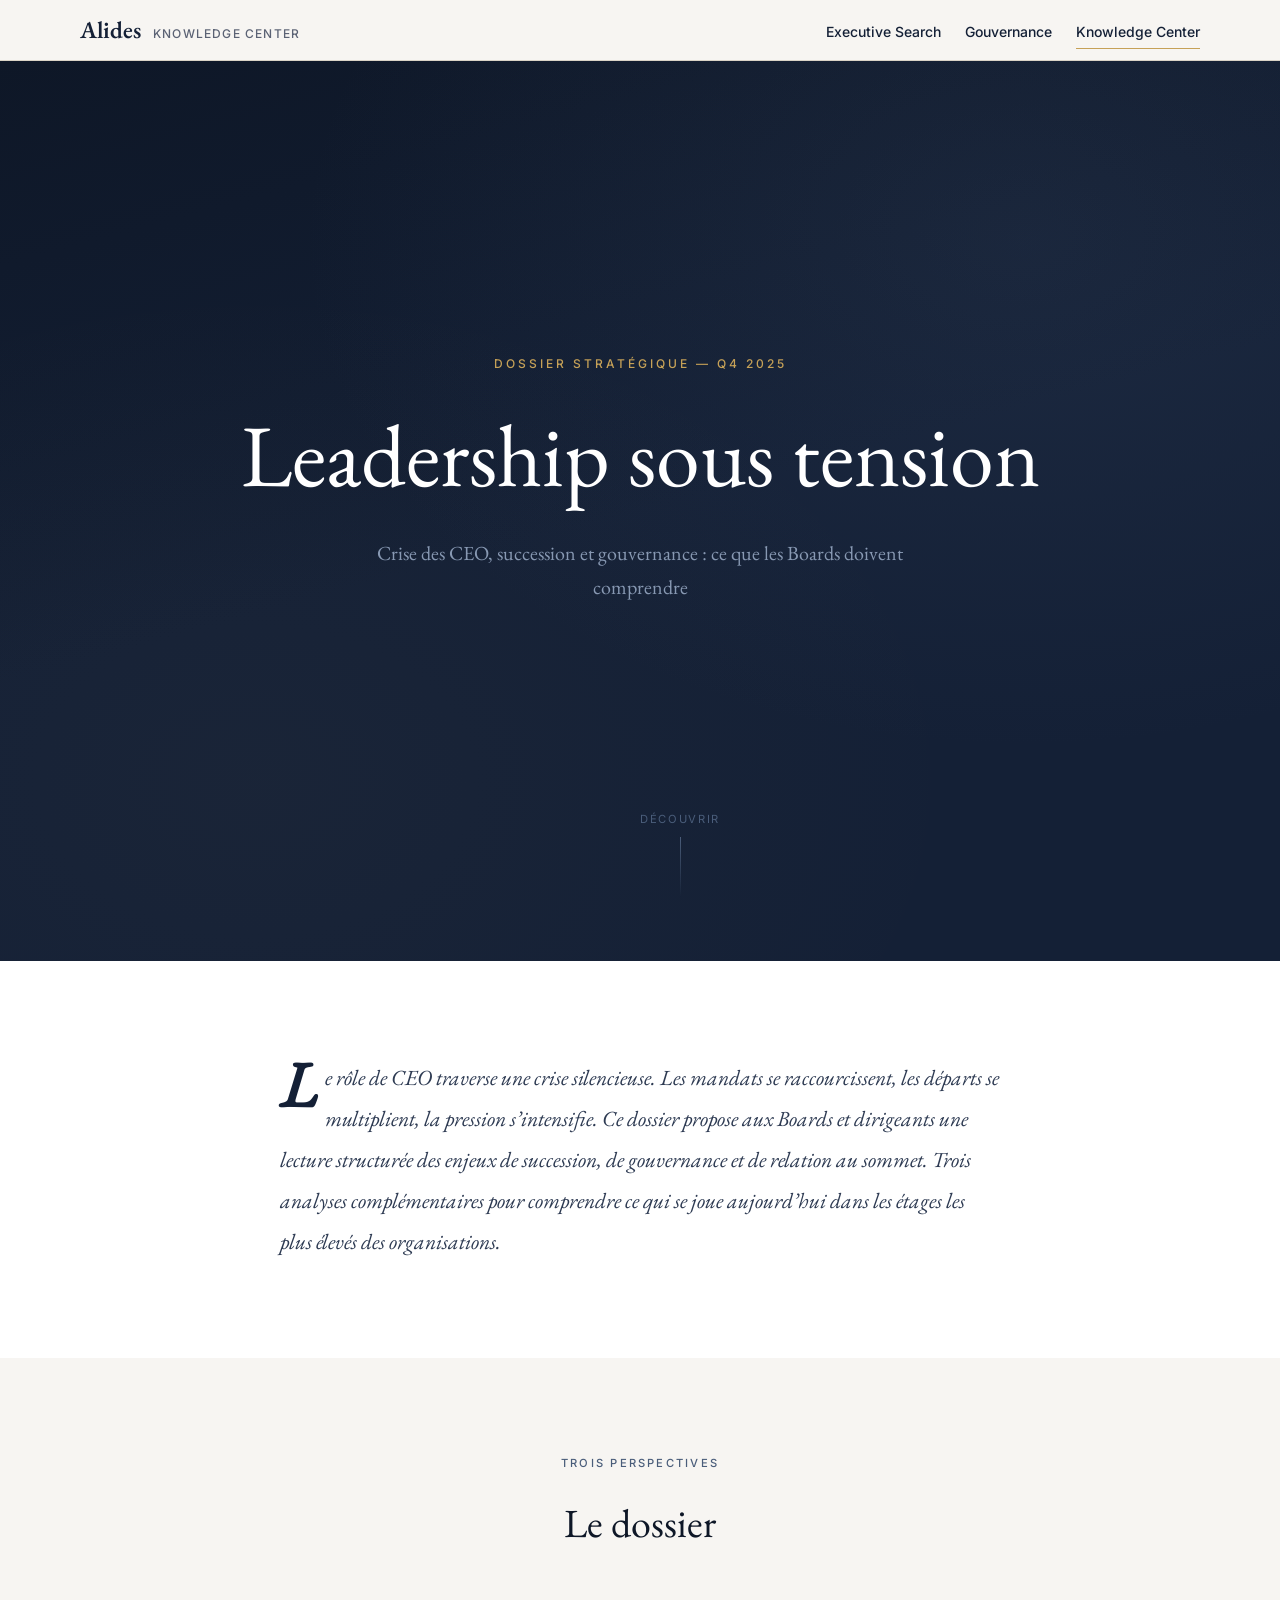
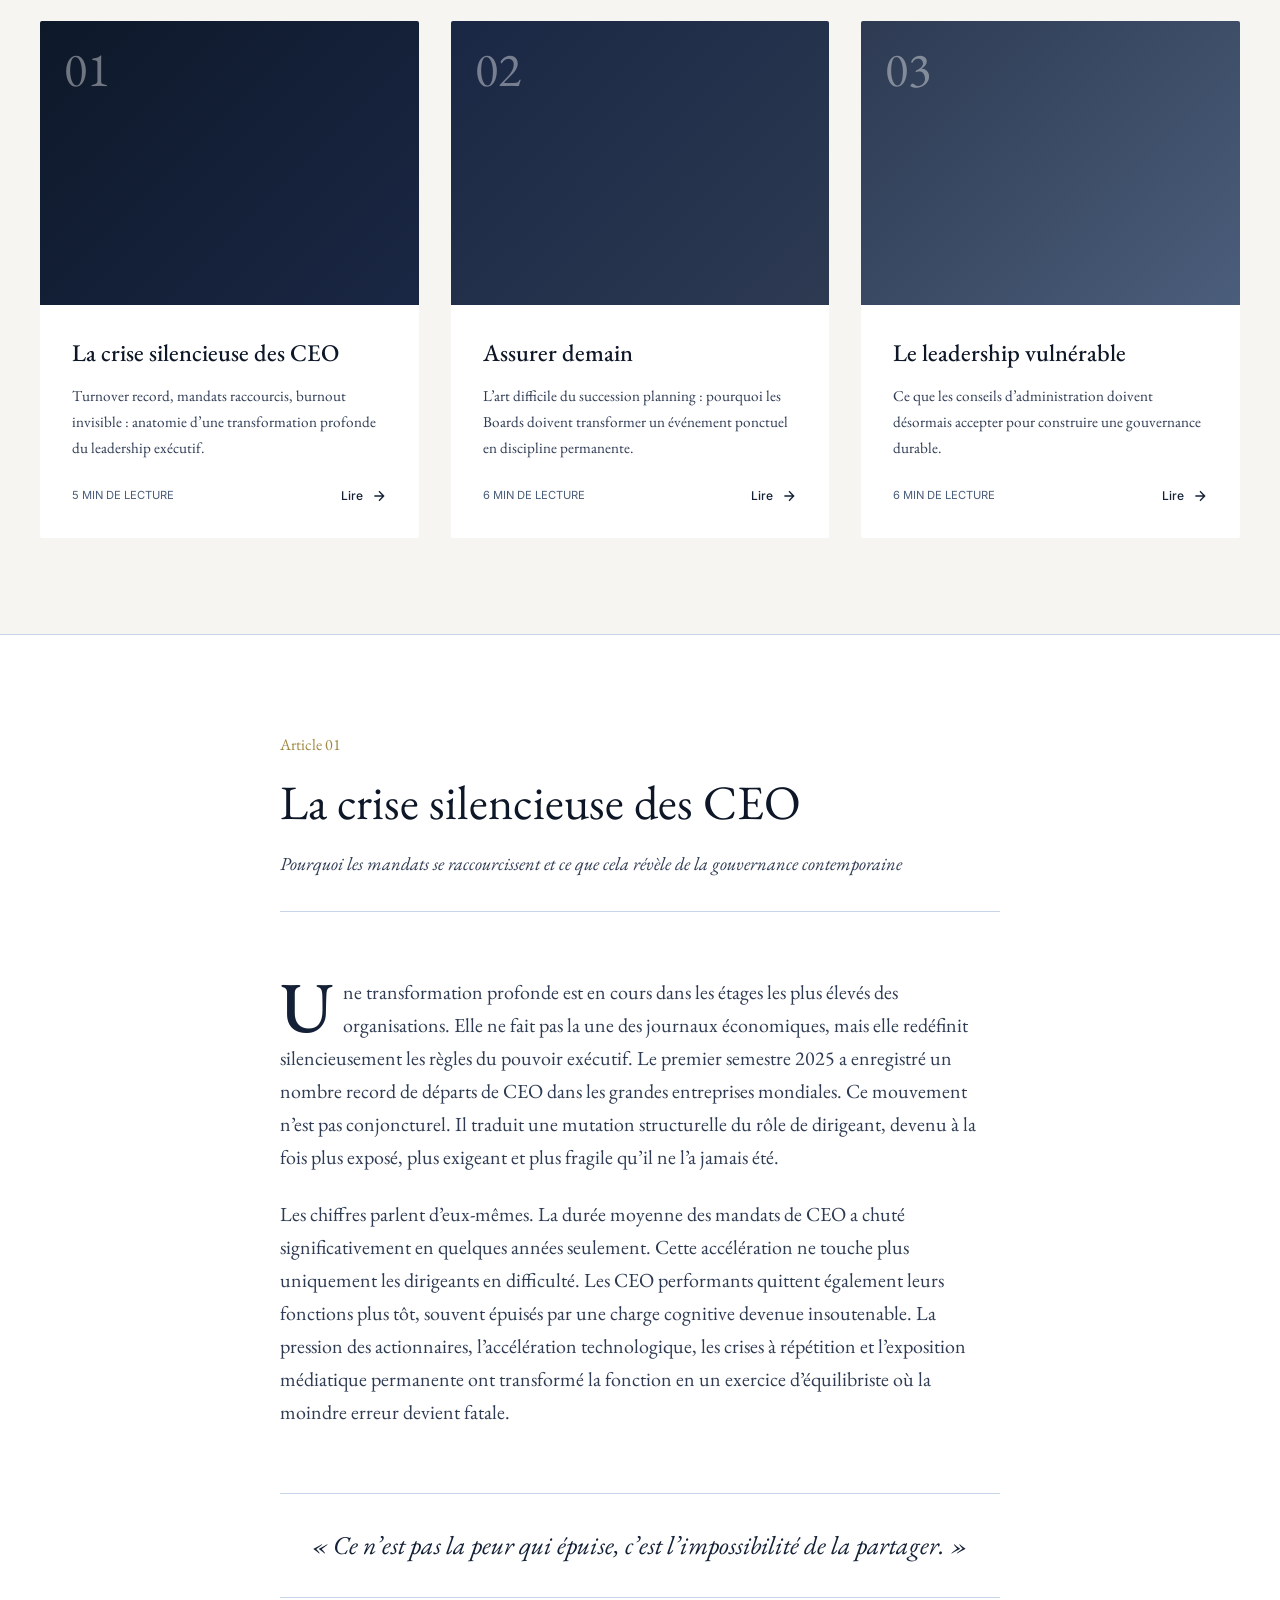
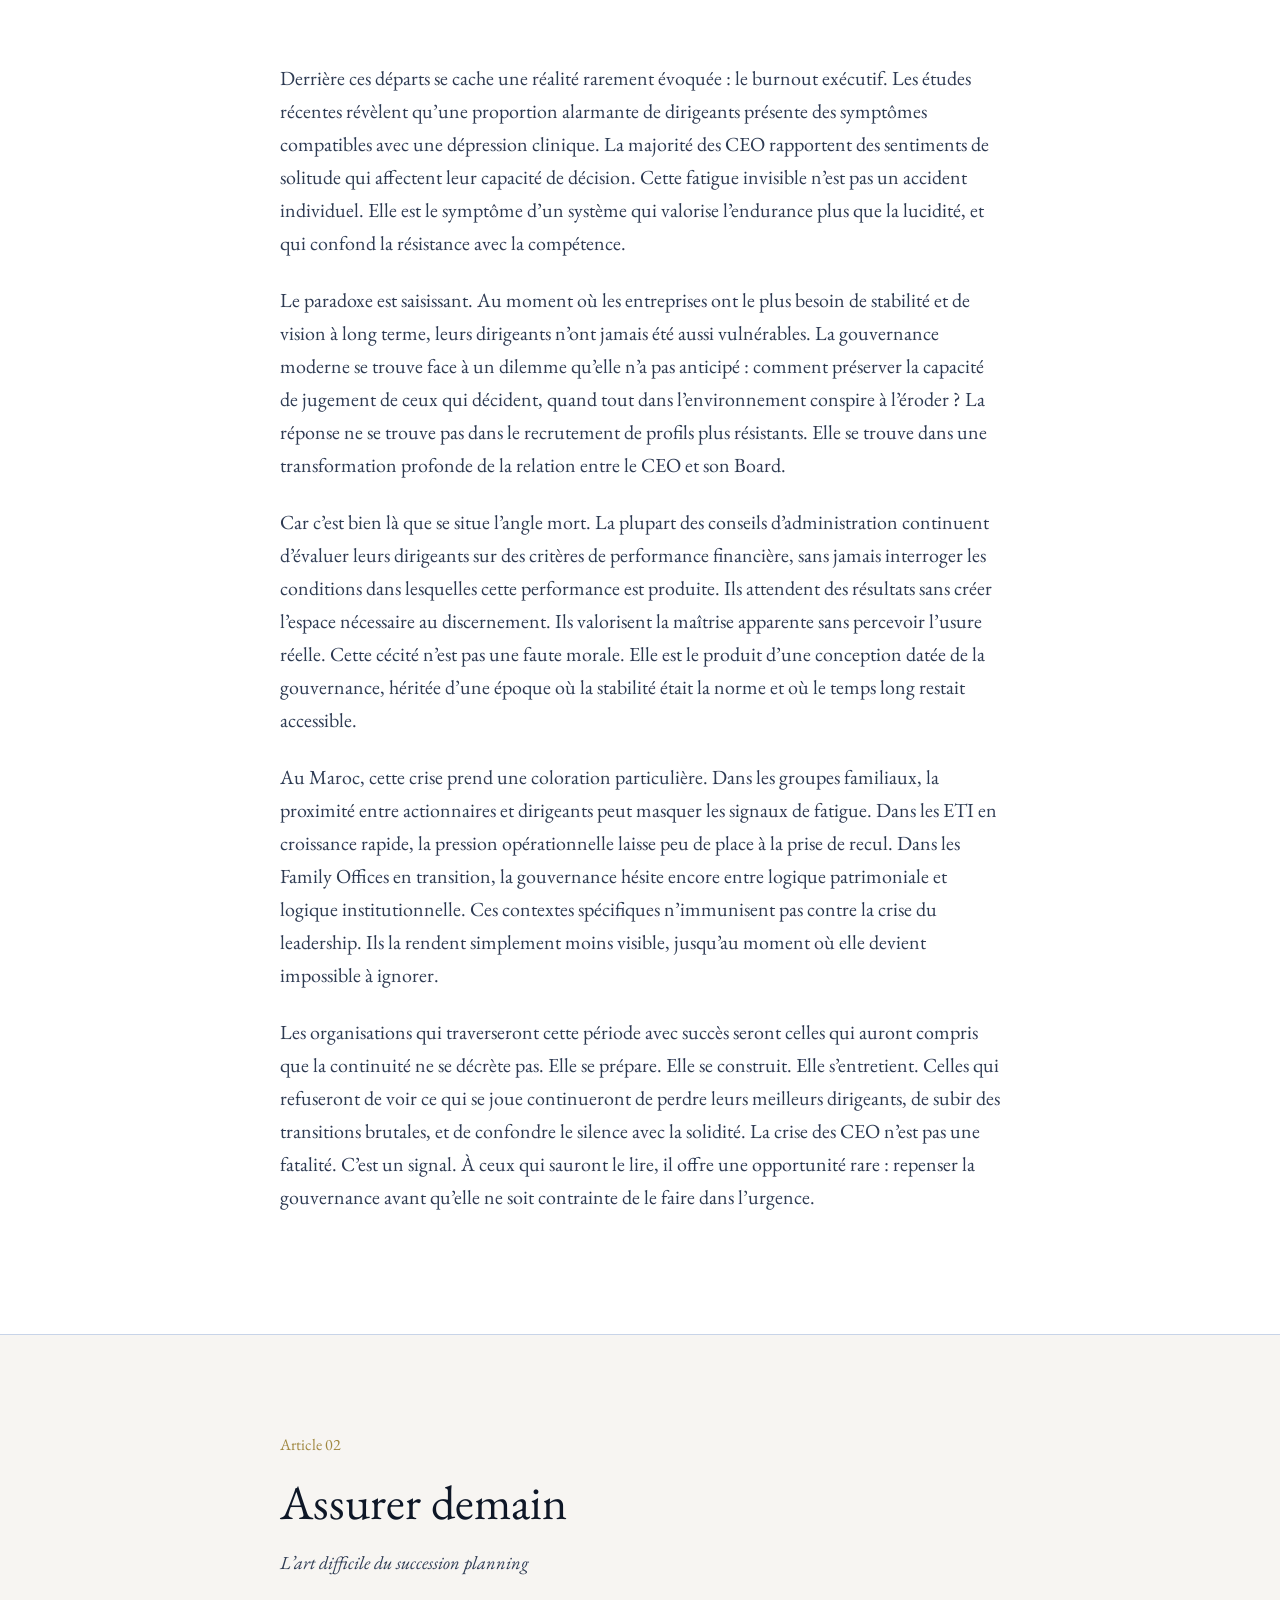
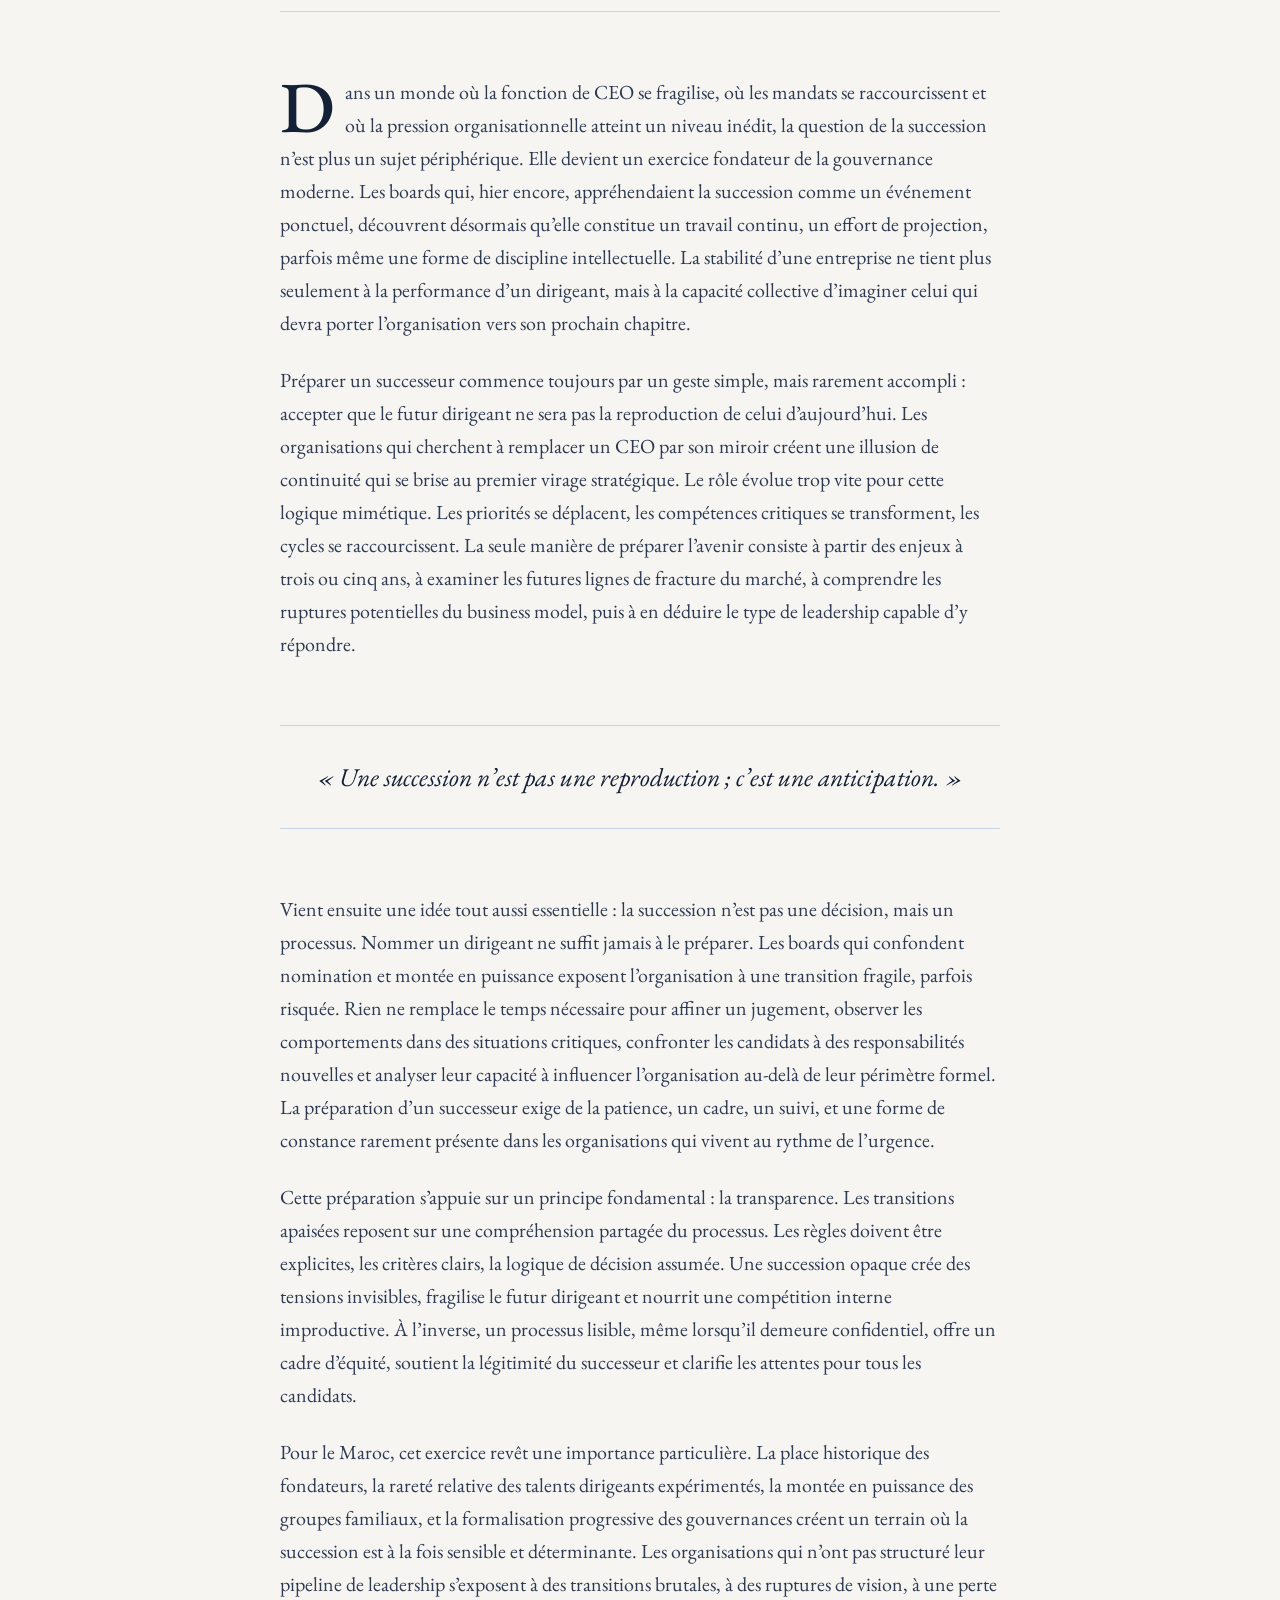
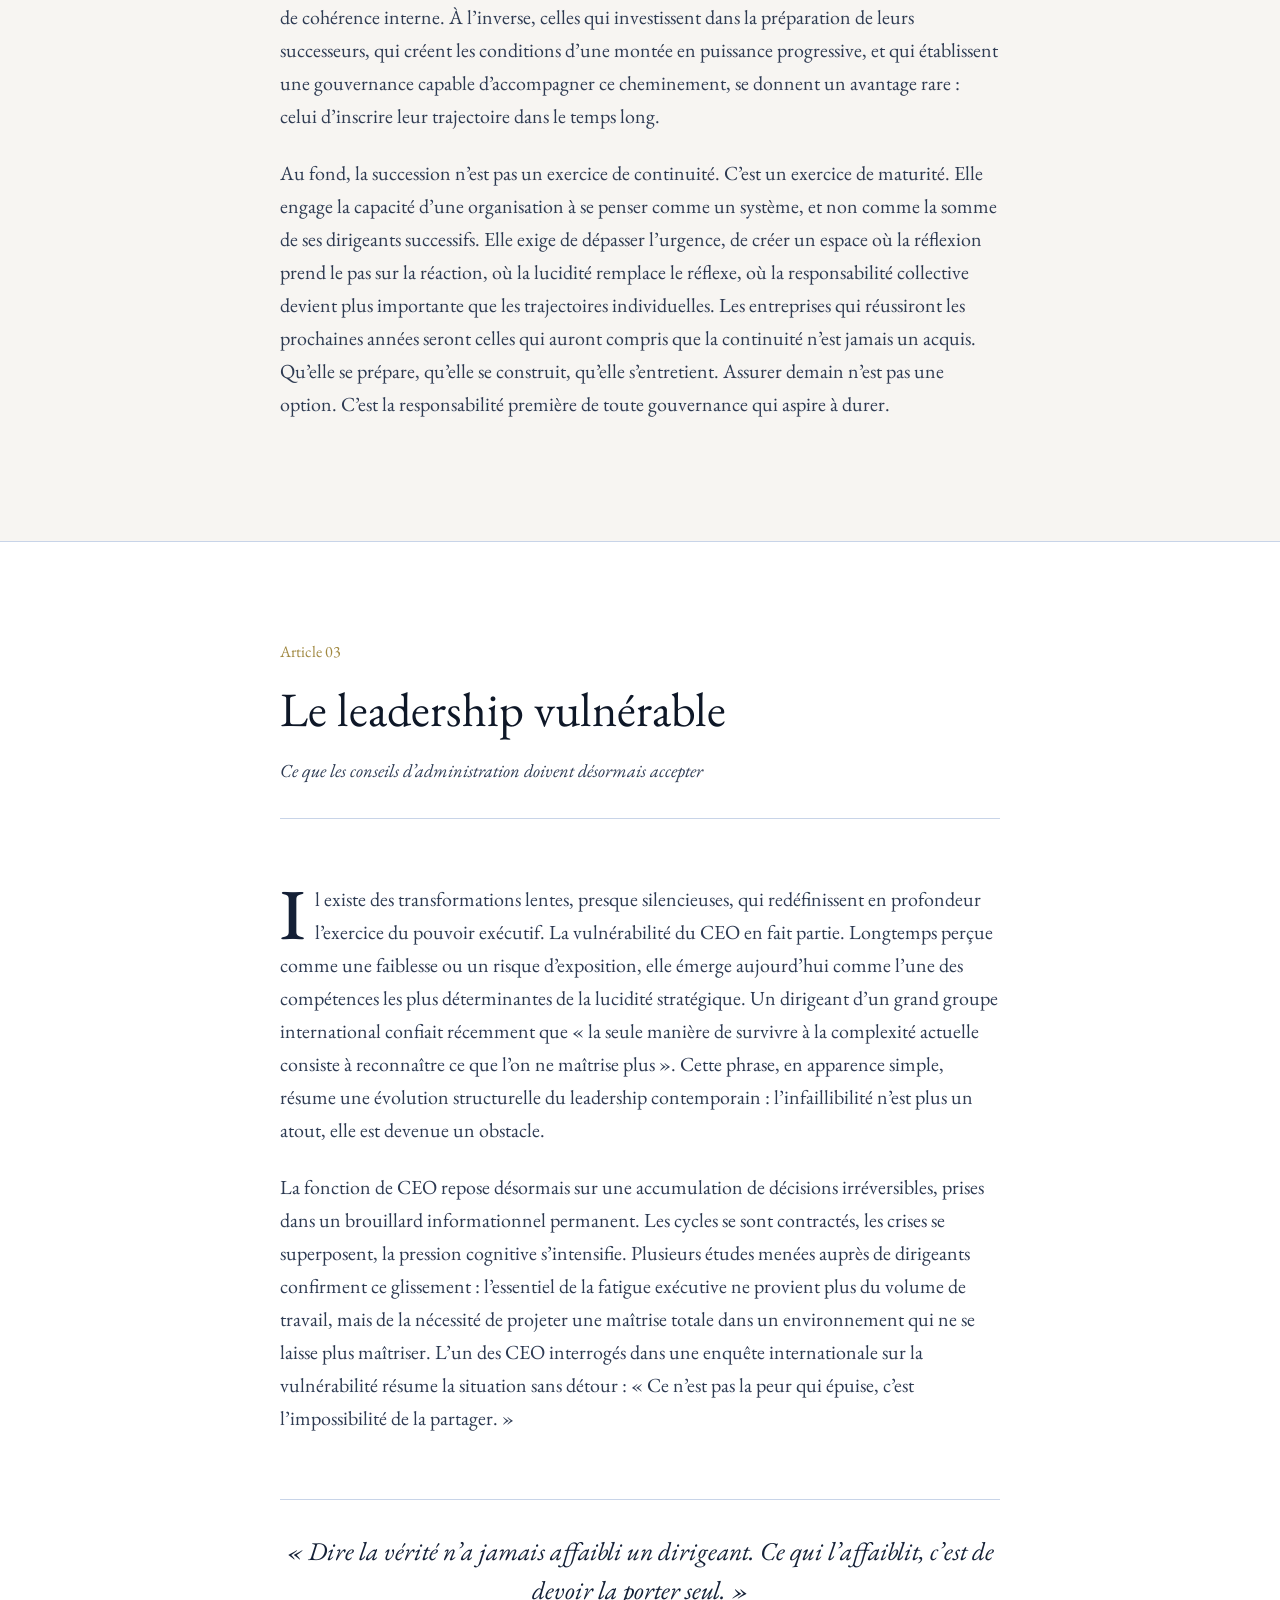
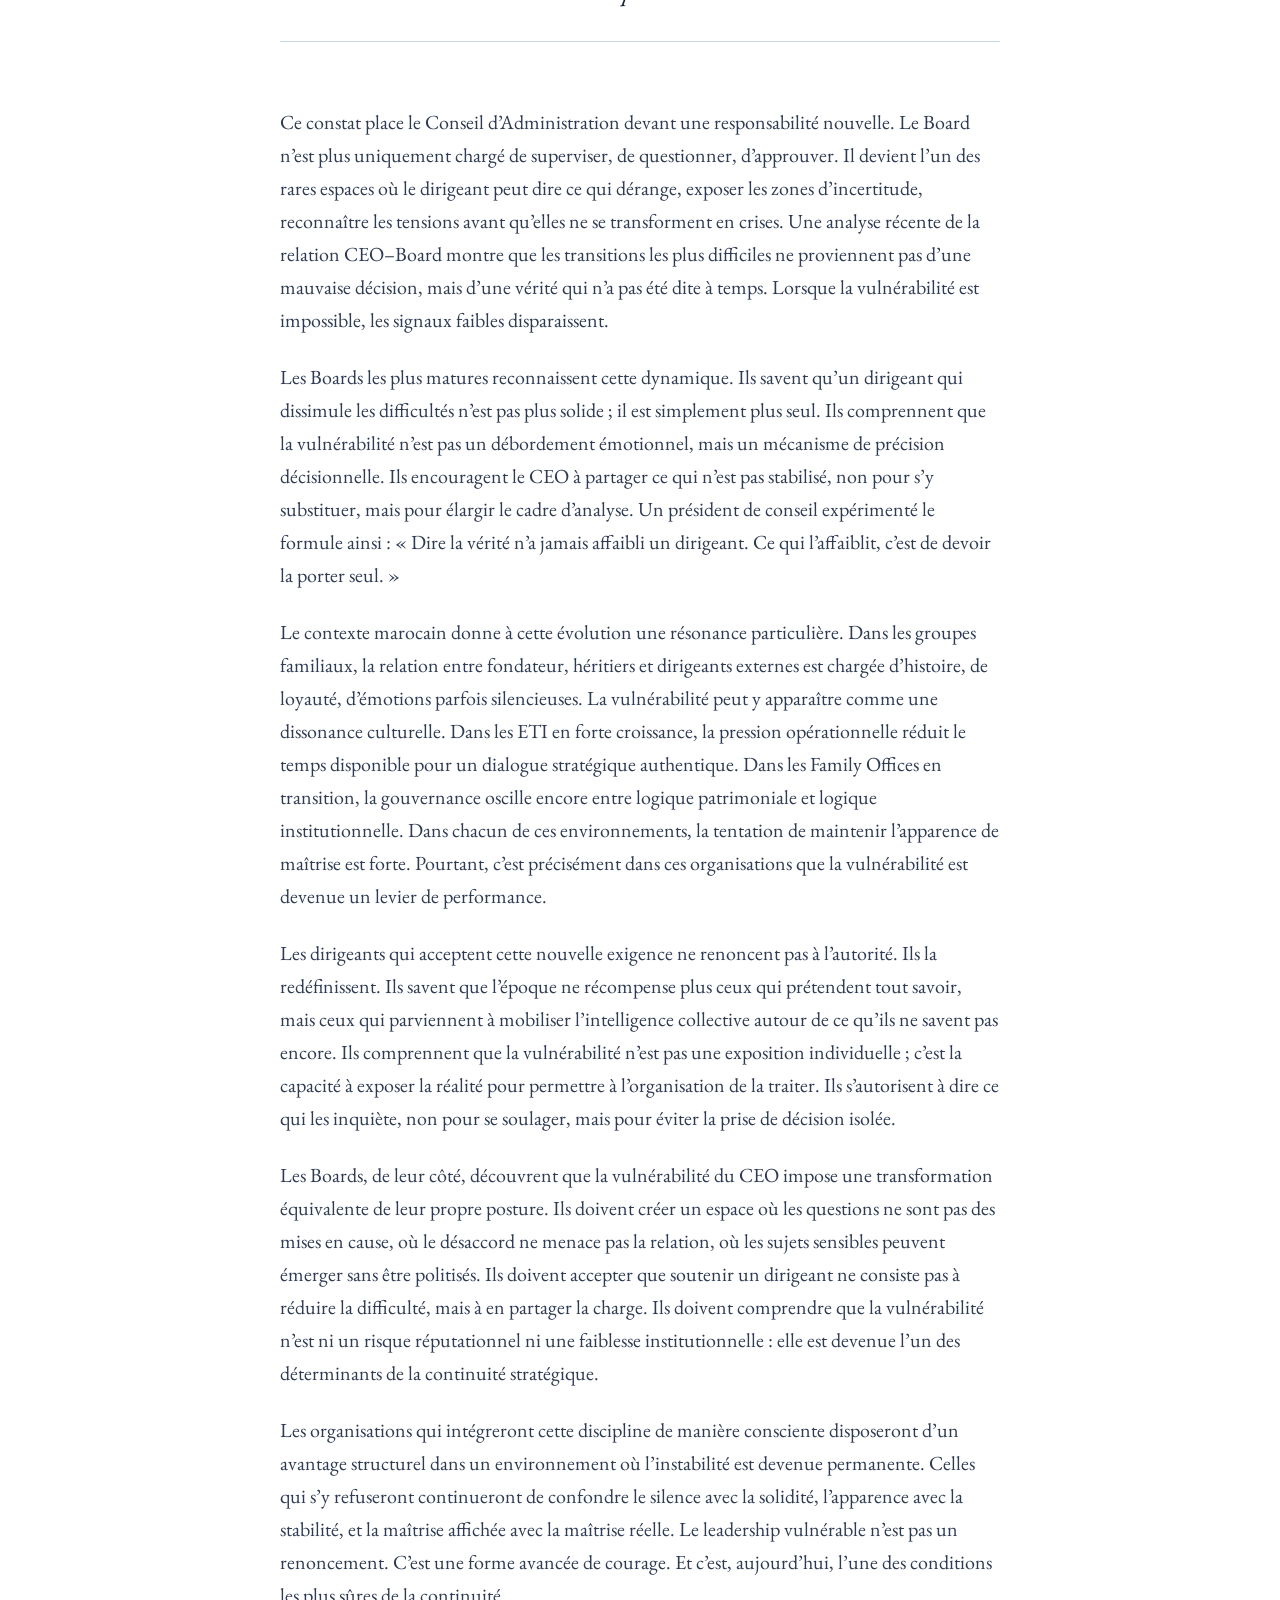
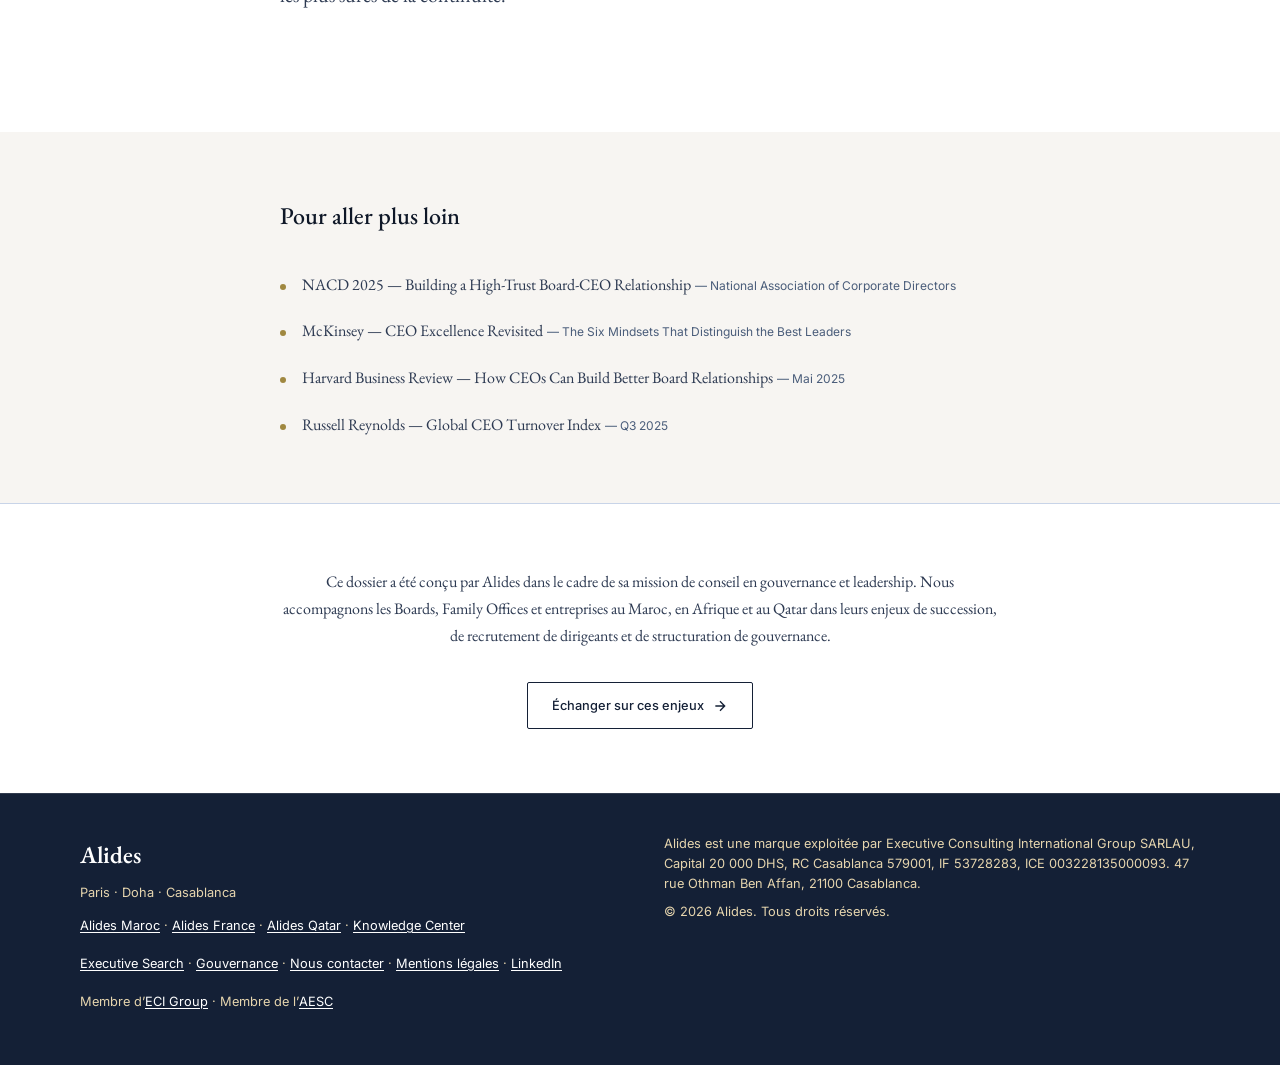
<file: dossier-q4-2025.html>
<!DOCTYPE html>
<html lang="fr">
<head>
    <meta charset="UTF-8">
    <meta name="viewport" content="width=device-width, initial-scale=1.0">
    <title>Leadership sous tension — Dossier Stratégique | Alides</title>
    <meta name="description" content="Dossier stratégique sur la crise des CEO, le succession planning et la relation Board-CEO. Analyses et recommandations pour les Boards et dirigeants.">
    
    <!-- Fonts -->
<style>
        :root {
            --color-midnight: #0a0f1a;
            --color-deep-blue: #0d1829;
            --color-navy: #1a2744;
            --color-slate: #2d3a52;
            --color-steel: #4a5d7a;
            --color-silver: #8899b3;
            --color-pearl: #c8d4e8;
            --color-ivory: #f4f6f9;
            --color-white: #ffffff;
            --color-gold: #c9a962;
            --color-gold-muted: #a08840;
            
            --font-display: 'Cormorant Garamond', Georgia, serif;
            --font-body: 'Source Serif 4', Georgia, serif;
            --font-ui: 'Inter', -apple-system, sans-serif;
            
            --spacing-xs: 0.5rem;
            --spacing-sm: 1rem;
            --spacing-md: 2rem;
            --spacing-lg: 4rem;
            --spacing-xl: 6rem;
            --spacing-xxl: 10rem;
            
            --max-width: 1200px;
            --max-width-text: 720px;
        }
        
        * {
            margin: 0;
            padding: 0;
            box-sizing: border-box;
        }
        
        html {
            scroll-behavior: smooth; height: auto; overflow-x: hidden;
        }
        
        body { min-height: 100%; height: auto;
            font-family: var(--font-body);
            font-size: 18px;
            line-height: 1.7;
            color: var(--color-midnight);
            background: var(--color-ivory);
            -webkit-font-smoothing: antialiased;
        }
        
        /* ==================== HEADER NAV ==================== */
        
        .site-header {
            position: fixed;
            top: 0;
            left: 0;
            right: 0;
            z-index: 1000;
            background: rgba(10, 15, 26, 0.95);
            backdrop-filter: blur(20px);
            border-bottom: 1px solid rgba(255,255,255,0.05);
            padding: 1rem 2rem;
            transition: all 0.4s ease;
        }
        
        .site-header-inner {
            max-width: var(--max-width);
            margin: 0 auto;
            display: flex;
            justify-content: space-between;
            align-items: center;
        }
        
        .logo {
            font-family: 'EB Garamond', Garamond, Georgia, serif;
            font-size: 1.5rem;
            font-weight: 400;
            color: var(--color-white);
            text-decoration: none;
            letter-spacing: 0;
        }
        
        .nav-links {
            display: flex;
            gap: 2.5rem;
            list-style: none;
        }
        
        .nav-links a {
            font-family: var(--font-ui);
            font-size: 0.8rem;
            font-weight: 400;
            color: var(--color-silver);
            text-decoration: none;
            letter-spacing: 0.08em;
            text-transform: uppercase;
            transition: color 0.3s ease;
        }
        
        .nav-links a:hover {
            color: var(--color-white);
        }
        
        .nav-links a.active {
            color: var(--color-gold);
        }
        
        /* ==================== HERO ==================== */
        
        .hero {
            min-height: 100vh;
            background: linear-gradient(165deg, var(--color-midnight) 0%, var(--color-deep-blue) 50%, var(--color-navy) 100%);
            display: flex;
            flex-direction: column;
            justify-content: center;
            align-items: center;
            text-align: center;
            padding: var(--spacing-xxl) var(--spacing-md);
            position: relative;
            overflow: hidden;
        }
        
        .hero::before {
            content: '';
            position: absolute;
            top: 0;
            left: 0;
            right: 0;
            bottom: 0;
            background: 
                radial-gradient(ellipse at 20% 80%, rgba(201, 169, 98, 0.03) 0%, transparent 50%),
                radial-gradient(ellipse at 80% 20%, rgba(74, 93, 122, 0.15) 0%, transparent 50%);
            pointer-events: none;
        }
        
        .hero-content {
            position: relative;
            z-index: 1;
            max-width: 900px;
        }
        
        .hero-label {
            font-family: var(--font-ui);
            font-size: 0.75rem;
            font-weight: 500;
            color: var(--color-gold);
            letter-spacing: 0.25em;
            text-transform: uppercase;
            margin-bottom: var(--spacing-md);
            opacity: 0;
            animation: fadeInUp 0.8s ease 0.2s forwards;
        }
        
        .hero-title {
            font-family: var(--font-display);
            font-size: clamp(3rem, 8vw, 5.5rem);
            font-weight: 400;
            color: var(--color-white);
            line-height: 1.1;
            margin-bottom: var(--spacing-md);
            opacity: 0;
            animation: fadeInUp 0.8s ease 0.4s forwards;
        }
        
        .hero-subtitle {
            font-family: var(--font-body);
            font-size: 1.25rem;
            font-weight: 300;
            color: var(--color-silver);
            max-width: 600px;
            margin: 0 auto var(--spacing-lg);
            opacity: 0;
            animation: fadeInUp 0.8s ease 0.6s forwards;
        }
        
        .hero-scroll {
            position: absolute;
            bottom: var(--spacing-lg);
            left: 50%;
            transform: translateX(-50%);
            display: flex;
            flex-direction: column;
            align-items: center;
            gap: 0.5rem;
            opacity: 0;
            animation: fadeInUp 0.8s ease 1s forwards;
        }
        
        .hero-scroll span {
            font-family: var(--font-ui);
            font-size: 0.7rem;
            color: var(--color-steel);
            letter-spacing: 0.15em;
            text-transform: uppercase;
        }
        
        .scroll-line {
            width: 1px;
            height: 60px;
            background: linear-gradient(to bottom, var(--color-steel), transparent);
            animation: scrollPulse 2s ease infinite;
        }
        
        @keyframes fadeInUp {
            from {
                opacity: 0;
                transform: translateY(30px);
            }
            to {
                opacity: 1;
                transform: translateY(0);
            }
        }
        
        @keyframes scrollPulse {
            0%, 100% { opacity: 0.3; }
            50% { opacity: 1; }
        }
        
        /* ==================== INTRODUCTION ==================== */
        
        .introduction {
            background: var(--color-white);
            padding: var(--spacing-xl) var(--spacing-md);
        }
        
        .introduction-inner {
            max-width: var(--max-width-text);
            margin: 0 auto;
        }
        
        .intro-text {
            font-family: var(--font-body);
            font-size: 1.35rem;
            font-weight: 300;
            line-height: 1.9;
            color: var(--color-slate);
            font-style: italic;
        }
        
        .intro-text::first-letter {
            font-family: var(--font-display);
            font-size: 4rem;
            font-weight: 600;
            float: left;
            line-height: 0.8;
            margin-right: 0.5rem;
            margin-top: 0.15rem;
            color: var(--color-navy);
        }
        
        /* ==================== ARTICLES GRID ==================== */
        
        .articles-section {
            background: var(--color-ivory);
            padding: var(--spacing-xl) var(--spacing-md);
        }
        
        .articles-section-inner {
            max-width: var(--max-width);
            margin: 0 auto;
        }
        
        .section-header {
            text-align: center;
            margin-bottom: var(--spacing-lg);
        }
        
        .section-label {
            font-family: var(--font-ui);
            font-size: 0.7rem;
            font-weight: 500;
            color: var(--color-steel);
            letter-spacing: 0.2em;
            text-transform: uppercase;
            margin-bottom: var(--spacing-sm);
        }
        
        .section-title {
            font-family: var(--font-display);
            font-size: 2.5rem;
            font-weight: 400;
            color: var(--color-midnight);
        }
        
        .articles-grid {
            display: grid;
            grid-template-columns: repeat(3, 1fr);
            gap: 2rem;
        }
        
        @media (max-width: 900px) {
            .articles-grid {
                grid-template-columns: 1fr;
                gap: 3rem;
            }
        }
        
        .article-card {
            background: var(--color-white);
            border-radius: 2px;
            overflow: hidden;
            transition: all 0.4s ease;
            cursor: pointer;
            position: relative;
        }
        
        .article-card:hover {
            transform: translateY(-8px);
            box-shadow: 0 30px 60px rgba(10, 15, 26, 0.12);
        }
        
        .article-card-image {
            aspect-ratio: 4/3;
            background: var(--color-deep-blue);
            position: relative;
            overflow: hidden;
        }
        
        .article-card-image img {
            width: 100%;
            height: 100%;
            object-fit: cover;
            opacity: 0.7;
            transition: all 0.6s ease;
        }
        
        .article-card:hover .article-card-image img {
            opacity: 0.9;
            transform: scale(1.05);
        }
        
        .article-number {
            position: absolute;
            top: 1.5rem;
            left: 1.5rem;
            font-family: var(--font-display);
            font-size: 3rem;
            font-weight: 300;
            color: var(--color-white);
            opacity: 0.4;
            line-height: 1;
        }
        
        .article-card-content {
            padding: 2rem;
        }
        
        .article-card-title {
            font-family: var(--font-display);
            font-size: 1.5rem;
            font-weight: 500;
            color: var(--color-midnight);
            line-height: 1.3;
            margin-bottom: 1rem;
        }
        
        .article-card-excerpt {
            font-family: var(--font-body);
            font-size: 0.95rem;
            color: var(--color-slate);
            line-height: 1.7;
            margin-bottom: 1.5rem;
        }
        
        .article-card-meta {
            display: flex;
            justify-content: space-between;
            align-items: center;
        }
        
        .article-read-time {
            font-family: var(--font-ui);
            font-size: 0.7rem;
            color: var(--color-steel);
            letter-spacing: 0;
            text-transform: uppercase;
        }
        
        .article-link {
            font-family: var(--font-ui);
            font-size: 0.75rem;
            font-weight: 500;
            color: var(--color-navy);
            text-decoration: none;
            letter-spacing: 0;
            display: flex;
            align-items: center;
            gap: 0.5rem;
            transition: color 0.3s ease;
        }
        
        .article-link:hover {
            color: var(--color-gold-muted);
        }
        
        .article-link svg {
            width: 16px;
            height: 16px;
            transition: transform 0.3s ease;
        }
        
        .article-card:hover .article-link svg {
            transform: translateX(4px);
        }
        
        /* ==================== ARTICLE FULL ==================== */
        
        .article-full {
            background: var(--color-white);
            padding: var(--spacing-xl) var(--spacing-md);
            border-top: 1px solid var(--color-pearl);
        }
        
        .article-full:nth-child(even) {
            background: var(--color-ivory);
        }
        
        .article-full-inner {
            max-width: var(--max-width-text);
            margin: 0 auto;
        }
        
        .article-full-header {
            margin-bottom: var(--spacing-lg);
            padding-bottom: var(--spacing-md);
            border-bottom: 1px solid var(--color-pearl);
        }
        
        .article-full-number {
            font-family: var(--font-display);
            font-size: 1rem;
            color: var(--color-gold-muted);
            margin-bottom: var(--spacing-sm);
        }
        
        .article-full-title {
            font-family: var(--font-display);
            font-size: clamp(2rem, 5vw, 3rem);
            font-weight: 400;
            color: var(--color-midnight);
            line-height: 1.2;
            margin-bottom: var(--spacing-sm);
        }
        
        .article-full-subtitle {
            font-family: var(--font-body);
            font-size: 1.15rem;
            font-style: italic;
            color: var(--color-slate);
        }
        
        .article-full-body { min-height: 100%; height: auto;
            font-family: var(--font-body);
            font-size: 1.1rem;
            line-height: 1.9;
            color: var(--color-slate);
        }
        
        .article-full-body p {
            margin-bottom: 1.5rem;
            text-align: justify;
            hyphens: auto;
        }
        
        .article-full-body p:first-of-type::first-letter {
            font-family: var(--font-display);
            font-size: 4.5rem;
            font-weight: 500;
            float: left;
            line-height: 0.75;
            margin-right: 0.6rem;
            margin-top: 0.2rem;
            color: var(--color-navy);
        }
        
        .pull-quote {
            margin: var(--spacing-lg) 0;
            padding: var(--spacing-md) 0;
            border-top: 1px solid var(--color-pearl);
            border-bottom: 1px solid var(--color-pearl);
        }
        
        .pull-quote blockquote {
            font-family: var(--font-display);
            font-size: 1.6rem;
            font-style: italic;
            font-weight: 400;
            color: var(--color-navy);
            line-height: 1.5;
            text-align: center;
        }
        
        /* ==================== SOURCES ==================== */
        
        .sources-section {
            background: var(--color-ivory);
            padding: var(--spacing-lg) var(--spacing-md);
        }
        
        .sources-inner {
            max-width: var(--max-width-text);
            margin: 0 auto;
        }
        
        .sources-title {
            font-family: var(--font-display);
            font-size: 1.5rem;
            font-weight: 500;
            color: var(--color-midnight);
            margin-bottom: var(--spacing-md);
        }
        
        .sources-list {
            display: flex;
            flex-direction: column;
            gap: 1rem;
        }
        
        .source-item {
            display: flex;
            align-items: baseline;
            gap: 1rem;
        }
        
        .source-bullet {
            width: 6px;
            height: 6px;
            background: var(--color-gold-muted);
            border-radius: 50%;
            flex-shrink: 0;
            margin-top: 0.6rem;
        }
        
        .source-item a {
            font-family: var(--font-body);
            font-size: 1rem;
            color: var(--color-slate);
            text-decoration: none;
            transition: color 0.3s ease;
        }
        
        .source-item a:hover {
            color: var(--color-navy);
        }
        
        .source-item span {
            font-family: var(--font-ui);
            font-size: 0.75rem;
            color: var(--color-steel);
        }
        
        /* ==================== ABOUT ==================== */
        
        .about-section {
            background: var(--color-white);
            padding: var(--spacing-lg) var(--spacing-md);
            border-top: 1px solid var(--color-pearl);
        }
        
        .about-inner {
            max-width: var(--max-width-text);
            margin: 0 auto;
            text-align: center;
        }
        
        .about-text {
            font-family: var(--font-body);
            font-size: 1rem;
            color: var(--color-slate);
            margin-bottom: var(--spacing-md);
        }
        
        .about-contact {
            display: inline-flex;
            align-items: center;
            gap: 0.5rem;
            font-family: var(--font-ui);
            font-size: 0.8rem;
            font-weight: 500;
            color: var(--color-navy);
            text-decoration: none;
            padding: 0.75rem 1.5rem;
            border: 1px solid var(--color-navy);
            border-radius: 2px;
            transition: all 0.3s ease;
        }
        
        .about-contact:hover {
            background: var(--color-navy);
            color: var(--color-white);
        }
        
        /* ==================== FOOTER ==================== */
        
        .site-footer {
            background: var(--color-midnight);
            padding: var(--spacing-lg) var(--spacing-md);
        }
        
        .footer-inner {
            max-width: var(--max-width);
            margin: 0 auto;
            display: flex;
            justify-content: space-between;
            align-items: center;
        }
        
        .footer-logo {
            font-family: 'EB Garamond', Garamond, Georgia, serif;
            font-size: 1.4rem;
            font-weight: 400;
            color: var(--color-white);
            letter-spacing: 0;
        }
        
        .footer-links {
            display: flex;
            gap: 2rem;
        }
        
        .footer-links a {
            font-family: var(--font-ui);
            font-size: 0.75rem;
            color: var(--color-steel);
            text-decoration: none;
            letter-spacing: 0;
            transition: color 0.3s ease;
        }
        
        .footer-links a:hover {
            color: var(--color-white);
        }
        
        .footer-copyright {
            font-family: var(--font-ui);
            font-size: 0.7rem;
            color: var(--color-steel);
        }
        
        @media (max-width: 768px) {
            body { min-height: 100%; height: auto;
                font-size: 17px;
            }
            
            .site-header {
                padding: 0.8rem 1rem;
            }
            
            .footer-inner {
                flex-direction: column;
                gap: 1.5rem;
                text-align: center;
            }
            
            .nav-links {
                gap: 0;
            }
            
            .nav-links li:not(:last-child) {
                display: none;
            }
            
            .nav-links a.active {
                font-size: 0.7rem;
                padding: 0.4rem 0.8rem;
                background: rgba(198, 161, 87, 0.15);
                border-radius: 3px;
            }
            
            .hero {
                padding: 100px 1.25rem 2.5rem;
                min-height: auto;
            }
            
            .hero-title {
                font-size: 2rem;
            }
            
            .hero-subtitle {
                font-size: 1rem;
            }
            
            .intro-section {
                padding: 2.5rem 1.25rem;
            }
            
            .intro-text {
                font-size: 1rem;
            }
            
            .toc-section {
                padding: 2.5rem 1.25rem;
            }
            
            .toc-grid {
                grid-template-columns: 1fr;
            }
            
            .toc-item h3 {
                font-size: 1.1rem;
            }
            
            .article-section {
                padding: 2.5rem 1.25rem;
            }
            
            .article-title {
                font-size: 1.5rem;
            }
            
            .article-section h3 {
                font-size: 1.15rem;
            }
            
            .highlight-box {
                padding: 1.25rem;
            }
            
            blockquote {
                font-size: 1rem;
                padding-left: 1rem;
            }
            
            .about-section {
                padding: 2.5rem 1.25rem;
            }
            
            .cta-section {
                padding: 2.5rem 1.25rem;
            }
            
            .cta-title {
                font-size: 1.3rem;
            }
            
            .footer {
                padding: 1.5rem 1.25rem;
            }
            
            .footer-links {
                flex-wrap: wrap;
                justify-content: center;
                gap: 1rem;
            }
        }
        
        @media (max-width: 480px) {
            body { min-height: 100%; height: auto;
                font-size: 16px;
            }
            
            .hero-title {
                font-size: 1.6rem;
            }
            
            .article-title {
                font-size: 1.3rem;
            }
        }
        
        /* ==================== SMOOTH REVEAL ==================== */
        
        .reveal {
            opacity: 0;
            transform: translateY(40px);
            transition: all 0.8s ease;
        }
        
        .reveal.visible {
            opacity: 1;
            transform: translateY(0);
        }
    </style>
<script type="application/ld+json">{"@context":"https://schema.org","@type":"Article","headline":"Leadership sous tension — Dossier Stratégique","datePublished":"2025-12-15","dateModified":"2026-07-08","inLanguage":"fr","author":{"@type":"Organization","name":"Alides"},"publisher":{"@type":"Organization","name":"Alides"}}</script>
<!-- Charte commune de la revue : polices locales, couleurs, en-tête et pied de page -->
<script>document.documentElement.className+=' js';</script>
<link rel="stylesheet" href="revue-heritage.css">
</head>
<body>

    <div class="rv-bar" role="banner"><div class="rv-bar-inner">
<a class="rv-brand" href="https://www.alides.org" target="_top" rel="noopener">Alides <small>Knowledge Center</small></a>
<div class="rv-nav" role="navigation" aria-label="Navigation Alides">
<a class="rv-line" href="https://www.alides.org/executive-search-maroc-afrique" target="_top" rel="noopener">Executive Search</a>
<a class="rv-line" href="https://www.alides.org/board-services/board-advisory-questions" target="_top" rel="noopener">Gouvernance</a>
<a class="rv-line" href="index.html" aria-current="page">Knowledge Center</a>
</div></div></div>

    <!-- HERO -->
    <section class="hero">
        <div class="hero-content">
            <p class="hero-label">Dossier Stratégique — Q4 2025</p>
            <h1 class="hero-title">Leadership sous tension</h1>
            <p class="hero-subtitle">Crise des CEO, succession et gouvernance : ce que les Boards doivent comprendre</p>
        </div>
        <div class="hero-scroll">
            <span>Découvrir</span>
            <div class="scroll-line"></div>
        </div>
    </section>

    <!-- INTRODUCTION -->
    <section class="introduction">
        <div class="introduction-inner reveal">
            <p class="intro-text">Le rôle de CEO traverse une crise silencieuse. Les mandats se raccourcissent, les départs se multiplient, la pression s’intensifie. Ce dossier propose aux Boards et dirigeants une lecture structurée des enjeux de succession, de gouvernance et de relation au sommet. Trois analyses complémentaires pour comprendre ce qui se joue aujourd’hui dans les étages les plus élevés des organisations.</p>
        </div>
    </section>

    <!-- ARTICLES GRID -->
    <section class="articles-section">
        <div class="articles-section-inner">
            <div class="section-header reveal">
                <p class="section-label">Trois perspectives</p>
                <h2 class="section-title">Le dossier</h2>
            </div>
            
            <div class="articles-grid">
                <!-- Article 1 -->
                <article class="article-card reveal" onclick="document.getElementById('article-1').scrollIntoView({behavior: 'smooth'})">
                    <div class="article-card-image">
                        <div style="width:100%;height:100%;background:linear-gradient(135deg, #0d1829 0%, #1a2744 100%);"></div>
                        <span class="article-number">01</span>
                    </div>
                    <div class="article-card-content">
                        <h3 class="article-card-title">La crise silencieuse des CEO</h3>
                        <p class="article-card-excerpt">Turnover record, mandats raccourcis, burnout invisible : anatomie d’une transformation profonde du leadership exécutif.</p>
                        <div class="article-card-meta">
                            <span class="article-read-time">5 min de lecture</span>
                            <a href="#article-1" class="article-link">
                                Lire
                                <svg viewBox="0 0 24 24" fill="none" stroke="currentColor" stroke-width="2">
                                    <path d="M5 12h14M12 5l7 7-7 7"/>
                                </svg>
                            </a>
                        </div>
                    </div>
                </article>
                
                <!-- Article 2 -->
                <article class="article-card reveal" onclick="document.getElementById('article-2').scrollIntoView({behavior: 'smooth'})" style="transition-delay: 0.1s;">
                    <div class="article-card-image">
                        <div style="width:100%;height:100%;background:linear-gradient(135deg, #1a2744 0%, #2d3a52 100%);"></div>
                        <span class="article-number">02</span>
                    </div>
                    <div class="article-card-content">
                        <h3 class="article-card-title">Assurer demain</h3>
                        <p class="article-card-excerpt">L’art difficile du succession planning : pourquoi les Boards doivent transformer un événement ponctuel en discipline permanente.</p>
                        <div class="article-card-meta">
                            <span class="article-read-time">6 min de lecture</span>
                            <a href="#article-2" class="article-link">
                                Lire
                                <svg viewBox="0 0 24 24" fill="none" stroke="currentColor" stroke-width="2">
                                    <path d="M5 12h14M12 5l7 7-7 7"/>
                                </svg>
                            </a>
                        </div>
                    </div>
                </article>
                
                <!-- Article 3 -->
                <article class="article-card reveal" onclick="document.getElementById('article-3').scrollIntoView({behavior: 'smooth'})" style="transition-delay: 0.2s;">
                    <div class="article-card-image">
                        <div style="width:100%;height:100%;background:linear-gradient(135deg, #2d3a52 0%, #4a5d7a 100%);"></div>
                        <span class="article-number">03</span>
                    </div>
                    <div class="article-card-content">
                        <h3 class="article-card-title">Le leadership vulnérable</h3>
                        <p class="article-card-excerpt">Ce que les conseils d’administration doivent désormais accepter pour construire une gouvernance durable.</p>
                        <div class="article-card-meta">
                            <span class="article-read-time">6 min de lecture</span>
                            <a href="#article-3" class="article-link">
                                Lire
                                <svg viewBox="0 0 24 24" fill="none" stroke="currentColor" stroke-width="2">
                                    <path d="M5 12h14M12 5l7 7-7 7"/>
                                </svg>
                            </a>
                        </div>
                    </div>
                </article>
            </div>
        </div>
    </section>

    <!-- ARTICLE 1 FULL -->
    <section class="article-full" id="article-1">
        <div class="article-full-inner reveal">
            <header class="article-full-header">
                <p class="article-full-number">Article 01</p>
                <h2 class="article-full-title">La crise silencieuse des CEO</h2>
                <p class="article-full-subtitle">Pourquoi les mandats se raccourcissent et ce que cela révèle de la gouvernance contemporaine</p>
            </header>
            <div class="article-full-body">
                <p>Une transformation profonde est en cours dans les étages les plus élevés des organisations. Elle ne fait pas la une des journaux économiques, mais elle redéfinit silencieusement les règles du pouvoir exécutif. Le premier semestre 2025 a enregistré un nombre record de départs de CEO dans les grandes entreprises mondiales. Ce mouvement n’est pas conjoncturel. Il traduit une mutation structurelle du rôle de dirigeant, devenu à la fois plus exposé, plus exigeant et plus fragile qu’il ne l’a jamais été.</p>
                
                <p>Les chiffres parlent d’eux-mêmes. La durée moyenne des mandats de CEO a chuté significativement en quelques années seulement. Cette accélération ne touche plus uniquement les dirigeants en difficulté. Les CEO performants quittent également leurs fonctions plus tôt, souvent épuisés par une charge cognitive devenue insoutenable. La pression des actionnaires, l’accélération technologique, les crises à répétition et l’exposition médiatique permanente ont transformé la fonction en un exercice d’équilibriste où la moindre erreur devient fatale.</p>
                
                <div class="pull-quote">
                    <blockquote>« Ce n’est pas la peur qui épuise, c’est l’impossibilité de la partager. »</blockquote>
                </div>
                
                <p>Derrière ces départs se cache une réalité rarement évoquée : le burnout exécutif. Les études récentes révèlent qu’une proportion alarmante de dirigeants présente des symptômes compatibles avec une dépression clinique. La majorité des CEO rapportent des sentiments de solitude qui affectent leur capacité de décision. Cette fatigue invisible n’est pas un accident individuel. Elle est le symptôme d’un système qui valorise l’endurance plus que la lucidité, et qui confond la résistance avec la compétence.</p>
                
                <p>Le paradoxe est saisissant. Au moment où les entreprises ont le plus besoin de stabilité et de vision à long terme, leurs dirigeants n’ont jamais été aussi vulnérables. La gouvernance moderne se trouve face à un dilemme qu’elle n’a pas anticipé : comment préserver la capacité de jugement de ceux qui décident, quand tout dans l’environnement conspire à l’éroder ? La réponse ne se trouve pas dans le recrutement de profils plus résistants. Elle se trouve dans une transformation profonde de la relation entre le CEO et son Board.</p>
                
                <p>Car c’est bien là que se situe l’angle mort. La plupart des conseils d’administration continuent d’évaluer leurs dirigeants sur des critères de performance financière, sans jamais interroger les conditions dans lesquelles cette performance est produite. Ils attendent des résultats sans créer l’espace nécessaire au discernement. Ils valorisent la maîtrise apparente sans percevoir l’usure réelle. Cette cécité n’est pas une faute morale. Elle est le produit d’une conception datée de la gouvernance, héritée d’une époque où la stabilité était la norme et où le temps long restait accessible.</p>
                
                <p>Au Maroc, cette crise prend une coloration particulière. Dans les groupes familiaux, la proximité entre actionnaires et dirigeants peut masquer les signaux de fatigue. Dans les ETI en croissance rapide, la pression opérationnelle laisse peu de place à la prise de recul. Dans les Family Offices en transition, la gouvernance hésite encore entre logique patrimoniale et logique institutionnelle. Ces contextes spécifiques n’immunisent pas contre la crise du leadership. Ils la rendent simplement moins visible, jusqu’au moment où elle devient impossible à ignorer.</p>
                
                <p>Les organisations qui traverseront cette période avec succès seront celles qui auront compris que la continuité ne se décrète pas. Elle se prépare. Elle se construit. Elle s’entretient. Celles qui refuseront de voir ce qui se joue continueront de perdre leurs meilleurs dirigeants, de subir des transitions brutales, et de confondre le silence avec la solidité. La crise des CEO n’est pas une fatalité. C’est un signal. À ceux qui sauront le lire, il offre une opportunité rare : repenser la gouvernance avant qu’elle ne soit contrainte de le faire dans l’urgence.</p>
            </div>
        </div>
    </section>

    <!-- ARTICLE 2 FULL -->
    <section class="article-full" id="article-2">
        <div class="article-full-inner reveal">
            <header class="article-full-header">
                <p class="article-full-number">Article 02</p>
                <h2 class="article-full-title">Assurer demain</h2>
                <p class="article-full-subtitle">L’art difficile du succession planning</p>
            </header>
            <div class="article-full-body">
                <p>Dans un monde où la fonction de CEO se fragilise, où les mandats se raccourcissent et où la pression organisationnelle atteint un niveau inédit, la question de la succession n’est plus un sujet périphérique. Elle devient un exercice fondateur de la gouvernance moderne. Les boards qui, hier encore, appréhendaient la succession comme un événement ponctuel, découvrent désormais qu’elle constitue un travail continu, un effort de projection, parfois même une forme de discipline intellectuelle. La stabilité d’une entreprise ne tient plus seulement à la performance d’un dirigeant, mais à la capacité collective d’imaginer celui qui devra porter l’organisation vers son prochain chapitre.</p>
                
                <p>Préparer un successeur commence toujours par un geste simple, mais rarement accompli : accepter que le futur dirigeant ne sera pas la reproduction de celui d’aujourd’hui. Les organisations qui cherchent à remplacer un CEO par son miroir créent une illusion de continuité qui se brise au premier virage stratégique. Le rôle évolue trop vite pour cette logique mimétique. Les priorités se déplacent, les compétences critiques se transforment, les cycles se raccourcissent. La seule manière de préparer l’avenir consiste à partir des enjeux à trois ou cinq ans, à examiner les futures lignes de fracture du marché, à comprendre les ruptures potentielles du business model, puis à en déduire le type de leadership capable d’y répondre.</p>
                
                <div class="pull-quote">
                    <blockquote>« Une succession n’est pas une reproduction ; c’est une anticipation. »</blockquote>
                </div>
                
                <p>Vient ensuite une idée tout aussi essentielle : la succession n’est pas une décision, mais un processus. Nommer un dirigeant ne suffit jamais à le préparer. Les boards qui confondent nomination et montée en puissance exposent l’organisation à une transition fragile, parfois risquée. Rien ne remplace le temps nécessaire pour affiner un jugement, observer les comportements dans des situations critiques, confronter les candidats à des responsabilités nouvelles et analyser leur capacité à influencer l’organisation au-delà de leur périmètre formel. La préparation d’un successeur exige de la patience, un cadre, un suivi, et une forme de constance rarement présente dans les organisations qui vivent au rythme de l’urgence.</p>
                
                <p>Cette préparation s’appuie sur un principe fondamental : la transparence. Les transitions apaisées reposent sur une compréhension partagée du processus. Les règles doivent être explicites, les critères clairs, la logique de décision assumée. Une succession opaque crée des tensions invisibles, fragilise le futur dirigeant et nourrit une compétition interne improductive. À l’inverse, un processus lisible, même lorsqu’il demeure confidentiel, offre un cadre d’équité, soutient la légitimité du successeur et clarifie les attentes pour tous les candidats.</p>
                
                <p>Pour le Maroc, cet exercice revêt une importance particulière. La place historique des fondateurs, la rareté relative des talents dirigeants expérimentés, la montée en puissance des groupes familiaux, et la formalisation progressive des gouvernances créent un terrain où la succession est à la fois sensible et déterminante. Les organisations qui n’ont pas structuré leur pipeline de leadership s’exposent à des transitions brutales, à des ruptures de vision, à une perte de cohérence interne. À l’inverse, celles qui investissent dans la préparation de leurs successeurs, qui créent les conditions d’une montée en puissance progressive, et qui établissent une gouvernance capable d’accompagner ce cheminement, se donnent un avantage rare : celui d’inscrire leur trajectoire dans le temps long.</p>
                
                <p>Au fond, la succession n’est pas un exercice de continuité. C’est un exercice de maturité. Elle engage la capacité d’une organisation à se penser comme un système, et non comme la somme de ses dirigeants successifs. Elle exige de dépasser l’urgence, de créer un espace où la réflexion prend le pas sur la réaction, où la lucidité remplace le réflexe, où la responsabilité collective devient plus importante que les trajectoires individuelles. Les entreprises qui réussiront les prochaines années seront celles qui auront compris que la continuité n’est jamais un acquis. Qu’elle se prépare, qu’elle se construit, qu’elle s’entretient. Assurer demain n’est pas une option. C’est la responsabilité première de toute gouvernance qui aspire à durer.</p>
            </div>
        </div>
    </section>

    <!-- ARTICLE 3 FULL -->
    <section class="article-full" id="article-3">
        <div class="article-full-inner reveal">
            <header class="article-full-header">
                <p class="article-full-number">Article 03</p>
                <h2 class="article-full-title">Le leadership vulnérable</h2>
                <p class="article-full-subtitle">Ce que les conseils d’administration doivent désormais accepter</p>
            </header>
            <div class="article-full-body">
                <p>Il existe des transformations lentes, presque silencieuses, qui redéfinissent en profondeur l’exercice du pouvoir exécutif. La vulnérabilité du CEO en fait partie. Longtemps perçue comme une faiblesse ou un risque d’exposition, elle émerge aujourd’hui comme l’une des compétences les plus déterminantes de la lucidité stratégique. Un dirigeant d’un grand groupe international confiait récemment que « la seule manière de survivre à la complexité actuelle consiste à reconnaître ce que l’on ne maîtrise plus ». Cette phrase, en apparence simple, résume une évolution structurelle du leadership contemporain : l’infaillibilité n’est plus un atout, elle est devenue un obstacle.</p>
                
                <p>La fonction de CEO repose désormais sur une accumulation de décisions irréversibles, prises dans un brouillard informationnel permanent. Les cycles se sont contractés, les crises se superposent, la pression cognitive s’intensifie. Plusieurs études menées auprès de dirigeants confirment ce glissement : l’essentiel de la fatigue exécutive ne provient plus du volume de travail, mais de la nécessité de projeter une maîtrise totale dans un environnement qui ne se laisse plus maîtriser. L’un des CEO interrogés dans une enquête internationale sur la vulnérabilité résume la situation sans détour : « Ce n’est pas la peur qui épuise, c’est l’impossibilité de la partager. »</p>
                
                <div class="pull-quote">
                    <blockquote>« Dire la vérité n’a jamais affaibli un dirigeant. Ce qui l’affaiblit, c’est de devoir la porter seul. »</blockquote>
                </div>
                
                <p>Ce constat place le Conseil d’Administration devant une responsabilité nouvelle. Le Board n’est plus uniquement chargé de superviser, de questionner, d’approuver. Il devient l’un des rares espaces où le dirigeant peut dire ce qui dérange, exposer les zones d’incertitude, reconnaître les tensions avant qu’elles ne se transforment en crises. Une analyse récente de la relation CEO–Board montre que les transitions les plus difficiles ne proviennent pas d’une mauvaise décision, mais d’une vérité qui n’a pas été dite à temps. Lorsque la vulnérabilité est impossible, les signaux faibles disparaissent.</p>
                
                <p>Les Boards les plus matures reconnaissent cette dynamique. Ils savent qu’un dirigeant qui dissimule les difficultés n’est pas plus solide ; il est simplement plus seul. Ils comprennent que la vulnérabilité n’est pas un débordement émotionnel, mais un mécanisme de précision décisionnelle. Ils encouragent le CEO à partager ce qui n’est pas stabilisé, non pour s’y substituer, mais pour élargir le cadre d’analyse. Un président de conseil expérimenté le formule ainsi : « Dire la vérité n’a jamais affaibli un dirigeant. Ce qui l’affaiblit, c’est de devoir la porter seul. »</p>
                
                <p>Le contexte marocain donne à cette évolution une résonance particulière. Dans les groupes familiaux, la relation entre fondateur, héritiers et dirigeants externes est chargée d’histoire, de loyauté, d’émotions parfois silencieuses. La vulnérabilité peut y apparaître comme une dissonance culturelle. Dans les ETI en forte croissance, la pression opérationnelle réduit le temps disponible pour un dialogue stratégique authentique. Dans les Family Offices en transition, la gouvernance oscille encore entre logique patrimoniale et logique institutionnelle. Dans chacun de ces environnements, la tentation de maintenir l’apparence de maîtrise est forte. Pourtant, c’est précisément dans ces organisations que la vulnérabilité est devenue un levier de performance.</p>
                
                <p>Les dirigeants qui acceptent cette nouvelle exigence ne renoncent pas à l’autorité. Ils la redéfinissent. Ils savent que l’époque ne récompense plus ceux qui prétendent tout savoir, mais ceux qui parviennent à mobiliser l’intelligence collective autour de ce qu’ils ne savent pas encore. Ils comprennent que la vulnérabilité n’est pas une exposition individuelle ; c’est la capacité à exposer la réalité pour permettre à l’organisation de la traiter. Ils s’autorisent à dire ce qui les inquiète, non pour se soulager, mais pour éviter la prise de décision isolée.</p>
                
                <p>Les Boards, de leur côté, découvrent que la vulnérabilité du CEO impose une transformation équivalente de leur propre posture. Ils doivent créer un espace où les questions ne sont pas des mises en cause, où le désaccord ne menace pas la relation, où les sujets sensibles peuvent émerger sans être politisés. Ils doivent accepter que soutenir un dirigeant ne consiste pas à réduire la difficulté, mais à en partager la charge. Ils doivent comprendre que la vulnérabilité n’est ni un risque réputationnel ni une faiblesse institutionnelle : elle est devenue l’un des déterminants de la continuité stratégique.</p>
                
                <p>Les organisations qui intégreront cette discipline de manière consciente disposeront d’un avantage structurel dans un environnement où l’instabilité est devenue permanente. Celles qui s’y refuseront continueront de confondre le silence avec la solidité, l’apparence avec la stabilité, et la maîtrise affichée avec la maîtrise réelle. Le leadership vulnérable n’est pas un renoncement. C’est une forme avancée de courage. Et c’est, aujourd’hui, l’une des conditions les plus sûres de la continuité.</p>
            </div>
        </div>
    </section>

    <!-- SOURCES -->
    <section class="sources-section">
        <div class="sources-inner reveal">
            <h3 class="sources-title">Pour aller plus loin</h3>
            <div class="sources-list">
                <div class="source-item">
                    <span class="source-bullet"></span>
                    <div>
                        <a href="https://www.nacdonline.org" target="_blank">NACD 2025 — Building a High-Trust Board-CEO Relationship</a>
                        <span> — National Association of Corporate Directors</span>
                    </div>
                </div>
                <div class="source-item">
                    <span class="source-bullet"></span>
                    <div>
                        <a href="https://www.mckinsey.com" target="_blank">McKinsey — CEO Excellence Revisited</a>
                        <span> — The Six Mindsets That Distinguish the Best Leaders</span>
                    </div>
                </div>
                <div class="source-item">
                    <span class="source-bullet"></span>
                    <div>
                        <a href="https://hbr.org" target="_blank">Harvard Business Review — How CEOs Can Build Better Board Relationships</a>
                        <span> — Mai 2025</span>
                    </div>
                </div>
                <div class="source-item">
                    <span class="source-bullet"></span>
                    <div>
                        <a href="https://www.russellreynolds.com" target="_blank">Russell Reynolds — Global CEO Turnover Index</a>
                        <span> — Q3 2025</span>
                    </div>
                </div>
            </div>
        </div>
    </section>

    <!-- ABOUT -->
    <section class="about-section">
        <div class="about-inner reveal">
            <p class="about-text">Ce dossier a été conçu par Alides dans le cadre de sa mission de conseil en gouvernance et leadership. Nous accompagnons les Boards, Family Offices et entreprises au Maroc, en Afrique et au Qatar dans leurs enjeux de succession, de recrutement de dirigeants et de structuration de gouvernance.</p>
            <a href="https://www.alides.org/contact" class="about-contact">
                Échanger sur ces enjeux
                <svg width="16" height="16" viewBox="0 0 24 24" fill="none" stroke="currentColor" stroke-width="2">
                    <path d="M5 12h14M12 5l7 7-7 7"/>
                </svg>
            </a>
        </div>
    </section>

    <!-- FOOTER -->
    <div class="rv-foot" role="contentinfo"><div class="rv-foot-inner">
<div><a class="rv-brand" href="https://www.alides.org" target="_top" rel="noopener">Alides</a><p>Paris · Doha · Casablanca</p>
<p class="rv-links"><a href="https://www.alides.org" target="_top" rel="noopener">Alides Maroc</a> · <a href="https://fr.alides.org" target="_top" rel="noopener">Alides France</a> · <a href="https://qa.alides.org" target="_top" rel="noopener">Alides Qatar</a> · <a href="index.html">Knowledge Center</a></p>
<p class="rv-links"><a href="https://www.alides.org/executive-search-maroc-afrique" target="_top" rel="noopener">Executive Search</a> · <a href="https://www.alides.org/board-services/board-advisory-questions" target="_top" rel="noopener">Gouvernance</a> · <a href="https://www.alides.org/contact" target="_top" rel="noopener">Nous contacter</a> · <a href="/mentions-legales.html">Mentions légales</a> · <a href="https://www.linkedin.com/company/alides-executivesearch" target="_blank" rel="noopener">LinkedIn</a></p>
<p class="rv-links">Membre d’<a href="https://eci-group.org/" target="_blank" rel="noopener">ECI Group</a> · Membre de l’<a href="https://www.aesc.org/" target="_blank" rel="noopener">AESC</a></p></div>
<div><p class="rv-legal">Alides est une marque exploitée par Executive Consulting International Group SARLAU, Capital 20 000 DHS, RC Casablanca 579001, IF 53728283, ICE 003228135000093. 47 rue Othman Ben Affan, 21100 Casablanca.</p>
<p class="rv-legal">© 2026 Alides. Tous droits réservés.</p></div>
</div></div>

    <!-- SCROLL REVEAL SCRIPT -->
    <script>
        document.addEventListener('DOMContentLoaded', function() {
            const reveals = document.querySelectorAll('.reveal');
            
            const revealOnScroll = function() {
                reveals.forEach(function(element) {
                    const windowHeight = window.innerHeight;
                    const elementTop = element.getBoundingClientRect().top;
                    const revealPoint = 150;
                    
                    if (elementTop < windowHeight - revealPoint) {
                        element.classList.add('visible');
                    }
                });
            };
            
            window.addEventListener('scroll', revealOnScroll);
            revealOnScroll(); // Initial check
        });
    </script>

</body>
</html>
</file>
<file: revue.css>
/* ================================================================
   revue.css — Alides Knowledge Center — feuille de style commune
   Jetons et règles de base repris du dossier « Le vrai prix d'une
   nomination » (septembre 2026), qui devient la référence de la revue.
   Polices servies depuis le dossier fonts/ du dépôt (aucun appel externe).
   ================================================================ */
@font-face{font-family:"EB Garamond";font-style:normal;font-weight:400;font-display:swap;src:url("fonts/eb-garamond-latin-400-normal.woff2") format("woff2")}
@font-face{font-family:"EB Garamond";font-style:italic;font-weight:400;font-display:swap;src:url("fonts/eb-garamond-latin-400-italic.woff2") format("woff2")}
@font-face{font-family:"EB Garamond";font-style:normal;font-weight:500;font-display:swap;src:url("fonts/eb-garamond-latin-500-normal.woff2") format("woff2")}
@font-face{font-family:"EB Garamond";font-style:normal;font-weight:600;font-display:swap;src:url("fonts/eb-garamond-latin-600-normal.woff2") format("woff2")}
@font-face{font-family:"Inter";font-style:normal;font-weight:400;font-display:swap;src:url("fonts/inter-latin-400-normal.woff2") format("woff2")}
@font-face{font-family:"Inter";font-style:normal;font-weight:500;font-display:swap;src:url("fonts/inter-latin-500-normal.woff2") format("woff2")}
@font-face{font-family:"Inter";font-style:normal;font-weight:600;font-display:swap;src:url("fonts/inter-latin-600-normal.woff2") format("woff2")}

/* ================================================================
   1. JETONS
   Contrastes calculés (WCAG 2.2) sur ivoire #F7F5F2 sauf mention.
   ================================================================ */
:root{
  --navy:#142036;       /* marque : bandeau, titres, encre forte — 14,96:1 */
  --ink:#1B2233;        /* texte courant — 14,58:1 */
  --slate:#5B6274;      /* texte secondaire, légendes — 5,6:1 */
  --gold:#C6A157;       /* or de marque : accents graphiques seulement, jamais en texte sur fond clair */
  --bronze:#806327;     /* texte bronze — 5,17:1 sur ivoire */
  --gold-soft:#E6D5AE;  /* texte secondaire sur marine — 11,2:1 */
  --ivory:#F7F5F2;      /* fond de page */
  --ivory-2:#F1EDE6;    /* fond des encadrés */
  --white:#FFFFFF;
  --rule:#DAD3C6;       /* filets */
  --rule-strong:#C9C0AF;
  --link:#1F3B6E;       /* liens — 10,1:1 */
  --serif:"EB Garamond",Garamond,"Times New Roman",Georgia,serif;
  --sans:"Inter","Helvetica Neue",Arial,sans-serif;
  --fs-body:1.25rem;    /* 20 px ordinateur */
  --lh-body:1.65;
  --measure:46rem;      /* 736 px : environ 78 signes en EB Garamond 20 px */
  --container:1200px;
  --toc-w:220px;
  --col-gap:56px;
  --gutter:clamp(16px,4vw,40px);
  --s1:.5rem;--s2:1rem;--s3:1.5rem;--s4:2.5rem;--s5:4rem;--s6:6rem;
  --radius:3px;
  --t-fast:.18s;        /* liens, boutons */
  --t-slow:.4s;         /* apparition des lignes de sommaire */
  --ease:cubic-bezier(.22,1,.36,1);
}
@media (max-width:1023px){:root{--fs-body:1.1875rem}}
@media (max-width:480px){:root{--fs-body:1.125rem;--lh-body:1.6}}

/* ================================================================
   2. BASE
   ================================================================ */
*,*::before,*::after{box-sizing:border-box}
html{-webkit-text-size-adjust:100%;scroll-behavior:smooth;scroll-padding-top:1.5rem}
@media (prefers-reduced-motion:reduce){html{scroll-behavior:auto}}
body{margin:0;background:var(--ivory);color:var(--ink);font-family:var(--serif);font-size:var(--fs-body);line-height:var(--lh-body);font-kerning:normal;font-variant-numeric:oldstyle-nums proportional-nums;-webkit-font-smoothing:antialiased;overflow-wrap:break-word}
img,svg{max-width:100%;height:auto}
a{color:var(--link);text-decoration:underline;text-decoration-thickness:.06em;text-underline-offset:.14em}
a:hover{color:var(--navy);text-decoration-thickness:.1em}
:focus-visible{outline:3px solid var(--link);outline-offset:3px;border-radius:2px}
.cover :focus-visible,.band--navy :focus-visible,.colophon :focus-visible{outline-color:var(--gold-soft)}
.sr-only{position:absolute!important;width:1px;height:1px;padding:0;margin:-1px;overflow:hidden;clip:rect(0,0,0,0);white-space:nowrap;border:0}
.skip{position:absolute;left:var(--gutter);top:-4rem;background:var(--navy);color:var(--white);padding:.6rem 1rem;font-family:var(--sans);font-size:.9rem;z-index:50;border-radius:var(--radius)}
.skip:focus{top:.75rem}
p{margin:0 0 1.15em}
strong{font-weight:600}
h1,h2,h3,h4{margin:0}

/* Lien à soulignement progressif : le filet or se déploie de gauche à droite au survol. */
.u-line{text-decoration:none;background-image:linear-gradient(var(--gold),var(--gold));background-repeat:no-repeat;background-position:0 100%;background-size:0 1px;transition:background-size var(--t-fast) var(--ease),color var(--t-fast) var(--ease);padding-bottom:.08em}
.u-line:hover,.u-line:focus-visible{background-size:100% 1px;text-decoration:none}

/* ================================================================
   3. EN-TÊTE ET SIGNATURE DE MARQUE
   ================================================================ */
.brand{font-family:var(--serif);font-weight:600;font-size:1.5rem;line-height:1;letter-spacing:0;color:var(--navy);text-decoration:none;display:inline-flex;align-items:baseline;gap:.75rem;padding:.35em 0}
.brand small{font-family:var(--sans);font-size:.75rem;letter-spacing:.1em;text-transform:uppercase;color:var(--slate);font-weight:500}
.brand:hover{color:var(--navy)}
.site-bar{background:var(--ivory);border-bottom:1px solid var(--rule)}
.site-bar .inner{max-width:var(--container);margin:0 auto;padding:.6rem var(--gutter);display:flex;align-items:center;justify-content:space-between;gap:1rem;flex-wrap:wrap}
.site-nav{display:flex;flex-wrap:wrap;gap:0 1.5rem;font-family:var(--sans);font-size:.875rem;font-weight:500}
.site-nav a{color:var(--navy);padding:.55rem 0 .35rem;white-space:nowrap;display:inline-block}
.site-nav a[aria-current]{background-size:100% 1px}
@media (max-width:600px){.site-nav{gap:0 1rem;font-size:.8rem}}

/* ================================================================
   4. COUVERTURE
   ================================================================ */
.cover{background:var(--navy);color:var(--white)}
.cover .inner{max-width:var(--container);margin:0 auto;padding:var(--s5) var(--gutter) var(--s5)}
.cover .eyebrow{font-family:var(--sans);font-size:.8rem;letter-spacing:.1em;text-transform:uppercase;color:var(--gold-soft);font-weight:500;margin:0 0 var(--s3)}
.cover .eyebrow::before{content:"";display:inline-block;width:2.25rem;height:2px;background:var(--gold);vertical-align:middle;margin-right:.9rem}
.cover h1{font-family:var(--serif);font-weight:400;font-size:clamp(2.25rem,5.2vw,3.6rem);line-height:1.08;letter-spacing:-.01em;margin:0 0 var(--s3);max-width:20ch;color:var(--white)}
.cover .statement{font-size:clamp(1.15rem,1.9vw,1.35rem);line-height:1.5;max-width:44ch;margin:0;color:var(--ivory)}

/* ================================================================
   5. BANDES, TITRES DE SECTION, BOUTONS
   ================================================================ */
.band{border-bottom:1px solid var(--rule)}
.band--white{background:var(--white)}
.band--navy{background:var(--navy);color:var(--white);border-bottom:0}
.band>.inner{max-width:var(--container);margin:0 auto;padding:var(--s5) var(--gutter)}
.split>.aside{margin:0 0 var(--s3)}
@media (min-width:1024px){
  .split{display:grid;grid-template-columns:var(--toc-w) minmax(0,1fr);column-gap:var(--col-gap);align-items:start}
  .split>.aside{position:sticky;top:1.5rem;margin:0;padding-top:.45rem}
}
.kicker{font-family:var(--sans);font-size:.8rem;line-height:1.4;letter-spacing:.1em;text-transform:uppercase;color:var(--navy);font-weight:600;margin:0;display:flex;align-items:center;gap:.75rem}
.kicker::before{content:"";width:1.75rem;height:2px;background:var(--gold);flex:none}
.kicker-sub{font-family:var(--sans);font-size:.875rem;color:var(--slate);margin:.5rem 0 0;padding-left:2.5rem}
/* Titre de section : filet fin sur toute la largeur, court segment or sous le titre. */
.sec-title{font-family:var(--serif);font-weight:400;font-size:clamp(1.9rem,3.4vw,2.4rem);line-height:1.12;letter-spacing:-.005em;color:var(--navy);margin:0 0 var(--s3);padding-bottom:.9rem;border-bottom:1px solid var(--rule);position:relative}
.sec-title::after{content:"";position:absolute;left:0;bottom:-1px;width:3rem;height:2px;background:var(--gold)}
.lede{font-family:var(--serif);font-style:italic;font-size:1.3rem;line-height:1.4;color:var(--navy);margin:0;max-width:34em}
.actions{display:flex;flex-wrap:wrap;gap:.75rem;margin:var(--s3) 0 0}
.btn{display:inline-block;font-family:var(--sans);font-size:.9rem;font-weight:500;padding:.8rem 1.35rem;border-radius:var(--radius);text-decoration:none;border:1px solid var(--gold);min-height:44px;line-height:1.4;transition:background-color var(--t-fast) var(--ease),border-color var(--t-fast) var(--ease),color var(--t-fast) var(--ease)}
.btn-primary{background:var(--gold);color:var(--navy)}
.btn-primary:hover{background:var(--gold-soft);color:var(--navy)}
.btn-secondary{background:transparent;color:var(--white);border-color:rgba(255,255,255,.55)}
.btn-secondary:hover{border-color:var(--gold);color:var(--white)}
.signature{margin:var(--s4) 0 0;padding-top:1.25rem;border-top:2px solid var(--gold);max-width:20rem;display:flex;flex-direction:column}
.signature .sig-name{font-family:var(--serif);font-size:1.3rem;font-weight:500;color:var(--navy)}
.signature .sig-role{font-family:var(--sans);font-size:.875rem;color:var(--slate)}

/* ================================================================
   6. PAGE D'ACCUEIL DE LA REVUE
   ================================================================ */
/* Éditorial : mesure de lecture et lettrine */
.edito p{max-width:var(--measure)}
.edito p:last-of-type{margin-bottom:0}
.lettrine::first-letter{float:left;font-family:var(--serif);font-weight:400;font-size:3.5em;line-height:.8;padding:.09em .1em 0 0;color:var(--navy)}

/* Dernier dossier */
.latest-title{font-family:var(--serif);font-weight:400;font-size:clamp(2rem,4.2vw,3rem);line-height:1.1;letter-spacing:-.008em;margin:0 0 var(--s3);max-width:22ch}
.latest-title a{color:var(--navy)}
.latest .lede::before{content:"";display:block;width:3rem;height:1px;background:var(--gold);margin:0 0 .9rem}
.articles{list-style:none;margin:var(--s4) 0 0;padding:0;max-width:var(--measure)}
.articles>li{display:grid;grid-template-columns:6rem minmax(0,1fr);column-gap:1rem;padding:1.15rem 0;border-top:1px solid var(--rule);margin:0}
.articles>li:last-child{border-bottom:1px solid var(--rule)}
.articles .n{font-family:var(--sans);font-size:.78rem;font-weight:600;letter-spacing:.08em;text-transform:uppercase;color:var(--bronze);margin:.42rem 0 0}
.articles h3{font-family:var(--serif);font-weight:500;font-size:1.35rem;line-height:1.25;margin:0 0 .3rem}
.articles h3 a{color:var(--navy)}
.articles p.excerpt{font-size:1.05rem;line-height:1.5;color:var(--slate);margin:0}

/* Archives : liste à filets, une ligne par dossier, ligne entière cliquable */
.cadrage{font-style:italic;font-size:1.15rem;line-height:1.55;color:var(--ink);max-width:var(--measure);margin:0 0 var(--s4)}
.year{margin:0 0 var(--s4)}
.year:last-child{margin-bottom:0}
.year-head{display:flex;align-items:baseline;gap:1.25rem;margin:0 0 .15rem}
.year-num{font-family:var(--serif);font-style:italic;font-weight:400;font-size:1.7rem;line-height:1.2;color:var(--navy)}
.year-head::after{content:"";flex:1;height:1px;background:var(--rule-strong);align-self:center}
.year-theme{font-style:italic;font-size:1rem;color:var(--slate);margin:0 0 .9rem}
.dossiers{list-style:none;margin:0;padding:0}
.dossier{position:relative;display:grid;grid-template-columns:6.5rem minmax(0,1fr) auto;column-gap:1.5rem;align-items:baseline;padding:1.25rem .75rem;margin:0 -.75rem;border-top:1px solid var(--rule);transition:background-color var(--t-fast) var(--ease)}
.dossier:hover{background:var(--white)}
.dossier-when{font-family:var(--sans);font-size:.78rem;font-weight:600;letter-spacing:.08em;text-transform:uppercase;color:var(--bronze);margin:0}
.dossier-title{font-family:var(--serif);font-weight:500;font-size:1.4rem;line-height:1.25;margin:0 0 .3rem}
.dossier-title a{color:var(--navy)}
.dossier-title a::after{content:"";position:absolute;inset:0}
.dossier:hover .dossier-title a{background-size:100% 1px}
.dossier-desc{font-size:1.05rem;line-height:1.5;color:var(--slate);margin:0;max-width:38em}
.dossier-meta{font-family:var(--sans);font-size:.8rem;color:var(--slate);margin:0;white-space:nowrap;display:flex;gap:1.25rem;align-items:baseline}
.dossier-meta .go{color:var(--navy);font-weight:500}
.dossier-meta .go::after{content:"→";display:inline-block;margin-left:.4rem;transition:transform var(--t-fast) var(--ease)}
.dossier:hover .go::after{transform:translateX(.3rem)}
@media (max-width:700px){
  .dossier{grid-template-columns:1fr;row-gap:.35rem}
  .articles>li{grid-template-columns:1fr}
  .articles .n{margin:0 0 .2rem}
}

/* Pourquoi un Knowledge Center : trois convictions numérotées en chiffres romains */
.why-title{font-family:var(--serif);font-weight:400;font-size:clamp(1.7rem,2.6vw,2rem);line-height:1.2;color:var(--navy);margin:0}
.convictions{list-style:none;margin:0;padding:0;counter-reset:c;display:grid;grid-template-columns:repeat(auto-fit,minmax(min(230px,100%),1fr));gap:var(--s3) var(--s4)}
.convictions>li{counter-increment:c;margin:0;padding-top:1rem;border-top:1px solid var(--rule-strong);position:relative}
.convictions>li::after{content:"";position:absolute;left:0;top:-1px;width:3rem;height:2px;background:var(--gold)}
.convictions>li::before{content:counter(c,upper-roman);display:block;font-family:var(--serif);font-size:1.6rem;line-height:1;color:var(--bronze);margin:0 0 .7rem;font-variant-numeric:lining-nums}
.convictions h3{font-family:var(--sans);font-size:.8rem;line-height:1.4;font-weight:600;letter-spacing:.08em;text-transform:uppercase;color:var(--navy);margin:0 0 .5rem}
.convictions p{font-size:1.05rem;line-height:1.5;color:var(--ink);margin:0}

/* Invitation à l'échange */
.invite{display:flex;flex-wrap:wrap;align-items:center;justify-content:space-between;gap:var(--s3) var(--s4)}
.band>.inner.invite{padding-top:var(--s4);padding-bottom:var(--s4)}
.invite p{font-size:1.3rem;line-height:1.4;color:var(--ivory);margin:0;max-width:34em}

/* ================================================================
   7. PIED DE PAGE
   ================================================================ */
.colophon{background:var(--navy);color:var(--gold-soft);font-family:var(--sans);font-size:.8rem;line-height:1.55;border-top:1px solid rgba(255,255,255,.12)}
.colophon .inner{max-width:var(--container);margin:0 auto;padding:var(--s4) var(--gutter);display:grid;grid-template-columns:repeat(auto-fit,minmax(min(240px,100%),1fr));gap:1.5rem 3rem}
.colophon a{color:var(--white)}
.colophon .brand{color:var(--white);margin-bottom:.5rem}
.colophon p{margin:0 0 .5rem}
.colophon .legal{color:var(--gold-soft)}
.colophon .links a{display:inline-block;padding:.35rem 0}

/* ================================================================
   8. APPARITION DES LIGNES DE SOMMAIRE
   Le contenu est visible par défaut. Il n'est masqué que si le script
   a pu s'exécuter (classe .js posée sur <html>), jamais à l'impression
   ni lorsque l'utilisateur a demandé la réduction des animations.
   ================================================================ */
.js .reveal{opacity:0;transform:translateY(12px);transition:opacity var(--t-slow) var(--ease),transform var(--t-slow) var(--ease),background-color var(--t-fast) var(--ease)}
.js .reveal.is-in{opacity:1;transform:none}
.js .reveal:nth-child(2){transition-delay:.06s,.06s,0s}
.js .reveal:nth-child(3){transition-delay:.12s,.12s,0s}
.js .reveal:nth-child(4){transition-delay:.18s,.18s,0s}
.js .reveal:nth-child(5){transition-delay:.24s,.24s,0s}
@media (prefers-reduced-motion:reduce){
  .js .reveal{opacity:1;transform:none;transition:none}
  .u-line,.btn,.dossier,.dossier-meta .go::after{transition:none}
}

/* ================================================================
   9. IMPRESSION
   ================================================================ */
@media print{
  @page{size:A4;margin:18mm 16mm 20mm}
  :root{--fs-body:11pt;--lh-body:1.45}
  body{background:#fff;color:#000}
  .site-bar,.skip,.actions,.band--navy{display:none!important}
  .js .reveal{opacity:1!important;transform:none!important}
  .cover{background:none;color:#000;border-top:6px solid var(--navy);border-bottom:1px solid var(--gold)}
  .cover .inner{padding:14mm 0 10mm}
  .cover .eyebrow{color:var(--slate)}
  .cover h1{font-size:28pt;color:var(--navy)}
  .cover .statement{color:#000}
  .band{background:none}
  .band>.inner{padding:8mm 0}
  .split{display:block}
  .dossier,.articles>li,.convictions>li{break-inside:avoid}
  a{color:inherit;text-decoration:none}
  .colophon{background:none;color:#000;border-top:1px solid #000}
  .colophon .brand,.colophon a,.colophon .legal,.colophon p{color:#000}
}
</file>
<file: revue-heritage.css>
/* ================================================================
   revue-heritage.css — Alides Knowledge Center
   Couche d'alignement des dossiers antérieurs à septembre 2026.
   Chargée APRÈS la feuille interne de chaque dossier, elle ramène
   les quatre anciens gabarits vers la charte de référence (revue.css,
   dossier « Le vrai prix d'une nomination ») sans toucher à leur
   structure : polices locales, couleurs de texte, corps de lecture,
   en-tête et pied de page communs.
   Toutes les classes ajoutées sont préfixées « rv- ».
   ================================================================ */
@font-face{font-family:"EB Garamond";font-style:normal;font-weight:400;font-display:swap;src:url("fonts/eb-garamond-latin-400-normal.woff2") format("woff2")}
@font-face{font-family:"EB Garamond";font-style:italic;font-weight:400;font-display:swap;src:url("fonts/eb-garamond-latin-400-italic.woff2") format("woff2")}
@font-face{font-family:"EB Garamond";font-style:normal;font-weight:500;font-display:swap;src:url("fonts/eb-garamond-latin-500-normal.woff2") format("woff2")}
@font-face{font-family:"EB Garamond";font-style:normal;font-weight:600;font-display:swap;src:url("fonts/eb-garamond-latin-600-normal.woff2") format("woff2")}
@font-face{font-family:"Inter";font-style:normal;font-weight:400;font-display:swap;src:url("fonts/inter-latin-400-normal.woff2") format("woff2")}
@font-face{font-family:"Inter";font-style:normal;font-weight:500;font-display:swap;src:url("fonts/inter-latin-500-normal.woff2") format("woff2")}
@font-face{font-family:"Inter";font-style:normal;font-weight:600;font-display:swap;src:url("fonts/inter-latin-600-normal.woff2") format("woff2")}

/* ================================================================
   1. JETONS
   ================================================================ */
:root{
  /* Référence de la revue */
  --rv-navy:#142036;
  --rv-ink:#1B2233;
  --rv-slate:#5B6274;
  --rv-gold:#C6A157;
  --rv-bronze:#806327;
  --rv-gold-soft:#E6D5AE;
  --rv-ivory:#F7F5F2;
  --rv-rule:#DAD3C6;
  --rv-serif:"EB Garamond",Garamond,"Times New Roman",Georgia,serif;
  --rv-sans:"Inter","Helvetica Neue",Arial,sans-serif;
  --rv-fs:20px;
  --rv-lh:1.65;
  --rv-container:1200px;
  --rv-gutter:clamp(16px,4vw,40px);

  /* Gabarit 2025 (Q1, Q2, Q3, été) */
  --color-primary:#142036;
  --color-gold:#C6A157;
  --color-ivory:#F7F5F2;
  --color-text:#1B2233;
  --color-text-light:#5B6274;

  /* Gabarit Q4 2025 : palette et polices ramenées à la charte */
  --color-midnight:#0e1727;
  --color-deep-blue:#142036;
  --color-navy:#142036;
  --font-display:"EB Garamond",Garamond,Georgia,serif;
  --font-body:"EB Garamond",Garamond,Georgia,serif;

  /* Gabarits 2026 (Q1, Q2, été) */
  --alides-text:#1B2233;
  --alides-text-light:#5B6274;
  --alides-gold-dark:#806327;
}
@media (max-width:1023px){:root{--rv-fs:19px}}
@media (max-width:480px){:root{--rv-fs:18px;--rv-lh:1.6}}

/* ================================================================
   2. CORPS DE LECTURE
   Même corps, même interligne et même alignement que le dossier de
   référence. Les blocs particuliers (encadrés, conclusions sur fond
   marine) gardent leurs réglages propres, plus spécifiques.
   ================================================================ */
.article-content p,.article-content li,.intro-text p,
.article-full-body p,.article-full-body li,
.content-body p,.content-body li,
.prose p,.prose li{font-size:var(--rv-fs);line-height:var(--rv-lh);text-align:left;-webkit-hyphens:manual;hyphens:manual}

/* ================================================================
   3. EN-TÊTE COMMUN
   ================================================================ */
.rv-bar{background:var(--rv-ivory);border-bottom:1px solid var(--rv-rule);position:relative;z-index:5}
.rv-bar-inner{max-width:var(--rv-container);margin:0 auto;padding:.6rem var(--rv-gutter);display:flex;align-items:center;justify-content:space-between;gap:1rem;flex-wrap:wrap}
.rv-brand{font-family:var(--rv-serif);font-weight:600;font-size:24px;line-height:1;letter-spacing:0;color:var(--rv-navy);text-decoration:none;display:inline-flex;align-items:baseline;gap:12px;padding:.35em 0}
.rv-brand small{font-family:var(--rv-sans);font-size:12px;letter-spacing:.1em;text-transform:uppercase;color:var(--rv-slate);font-weight:500}
.rv-brand:hover{color:var(--rv-navy)}
.rv-nav{display:flex;flex-wrap:wrap;gap:0 24px;font-family:var(--rv-sans);font-size:14px;line-height:1.65;font-weight:500}
.rv-nav a{color:var(--rv-navy);padding:9px 0 6px;white-space:nowrap;display:inline-block;letter-spacing:0;text-transform:none}
.rv-line{text-decoration:none;background-image:linear-gradient(var(--rv-gold),var(--rv-gold));background-repeat:no-repeat;background-position:0 100%;background-size:0 1px;transition:background-size .18s cubic-bezier(.22,1,.36,1)}
.rv-line:hover,.rv-line:focus-visible,.rv-nav a[aria-current]{background-size:100% 1px}
@media (max-width:600px){.rv-nav{gap:0 16px;font-size:12.8px}}

/* ================================================================
   4. PIED DE PAGE COMMUN
   ================================================================ */
.rv-foot{background:var(--rv-navy);color:var(--rv-gold-soft);font-family:var(--rv-sans);font-size:12.8px;line-height:1.55;text-align:left;border-top:1px solid rgba(255,255,255,.12)}
.rv-foot-inner{max-width:var(--rv-container);margin:0 auto;padding:40px var(--rv-gutter);display:grid;grid-template-columns:repeat(auto-fit,minmax(min(240px,100%),1fr));gap:24px 48px}
.rv-foot p{margin:0 0 8px;font-family:var(--rv-sans);font-size:12.8px;line-height:1.55;color:var(--rv-gold-soft);text-align:left;max-width:none}
.rv-foot a{color:#fff;text-decoration:underline;text-decoration-thickness:.06em;text-underline-offset:.14em}
.rv-foot .rv-brand{color:#fff;margin-bottom:8px;text-decoration:none}
.rv-foot .rv-links a{display:inline-block;padding:5px 0}

/* ================================================================
   5. CORRECTIONS PROPRES À CHAQUE GABARIT
   ================================================================ */
/* 2025 : libellé « Article 0x » en bronze, lisible sur fond clair (l'or de marque ne l'est pas). */
.article-header .article-number{color:var(--rv-bronze)}

/* 2026 (Q2, été) : l'en-tête n'étant plus fixe, la barre de progression remonte en haut de fenêtre. */
.reading-progress{top:0}

/* Q4 2025 : les blocs animés restent visibles si le script ne s'exécute pas,
   à l'impression et lorsque la réduction des animations est demandée ; animation raccourcie. */
.reveal{transform:translateY(12px);transition:opacity .4s cubic-bezier(.22,1,.36,1),transform .4s cubic-bezier(.22,1,.36,1)}
html:not(.js) .reveal{opacity:1;transform:none}
@media (prefers-reduced-motion:reduce){
  .reveal{opacity:1;transform:none;transition:none}
  .rv-line{transition:none}
}

/* ================================================================
   6. IMPRESSION
   ================================================================ */
@media print{
  .rv-bar{display:none!important}
  .reveal{opacity:1!important;transform:none!important}
  .rv-foot{background:none;color:#000;border-top:1px solid #000}
  .rv-foot p,.rv-foot a,.rv-foot .rv-brand{color:#000}
}
</file>
